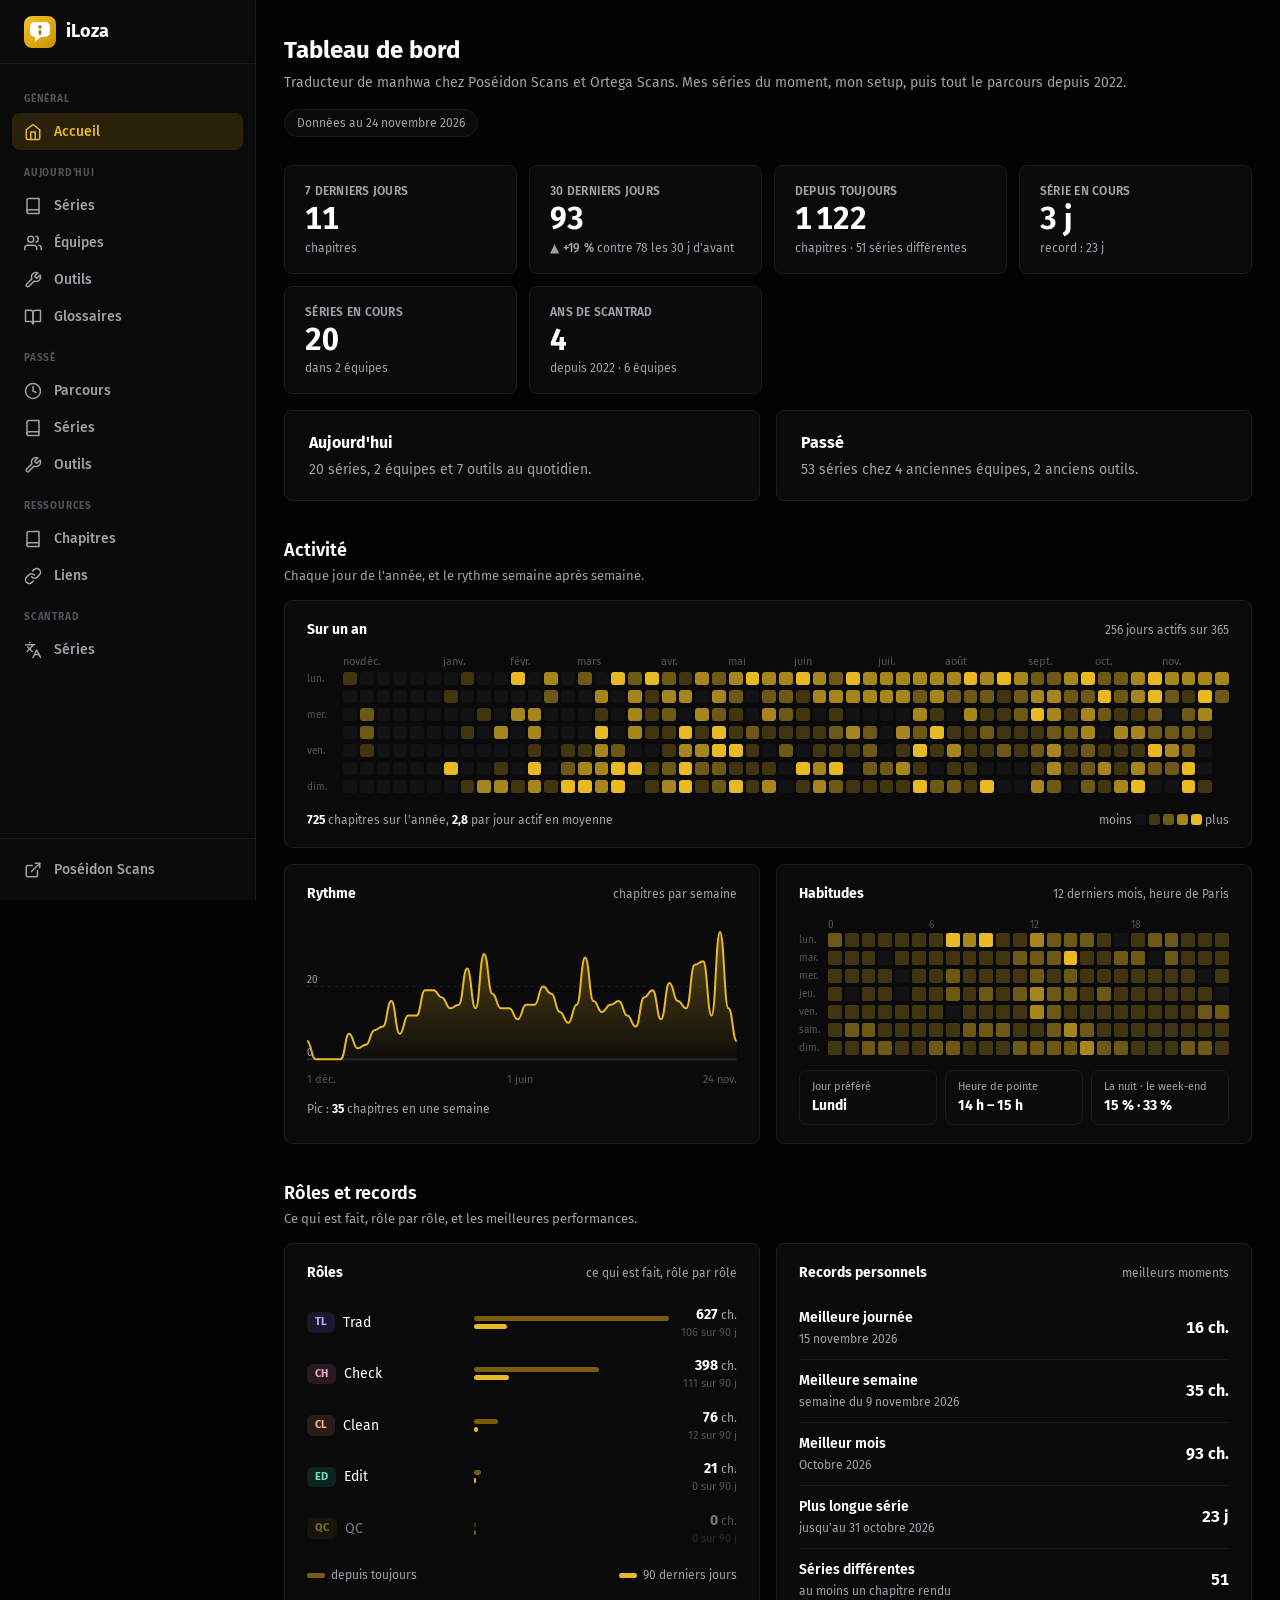
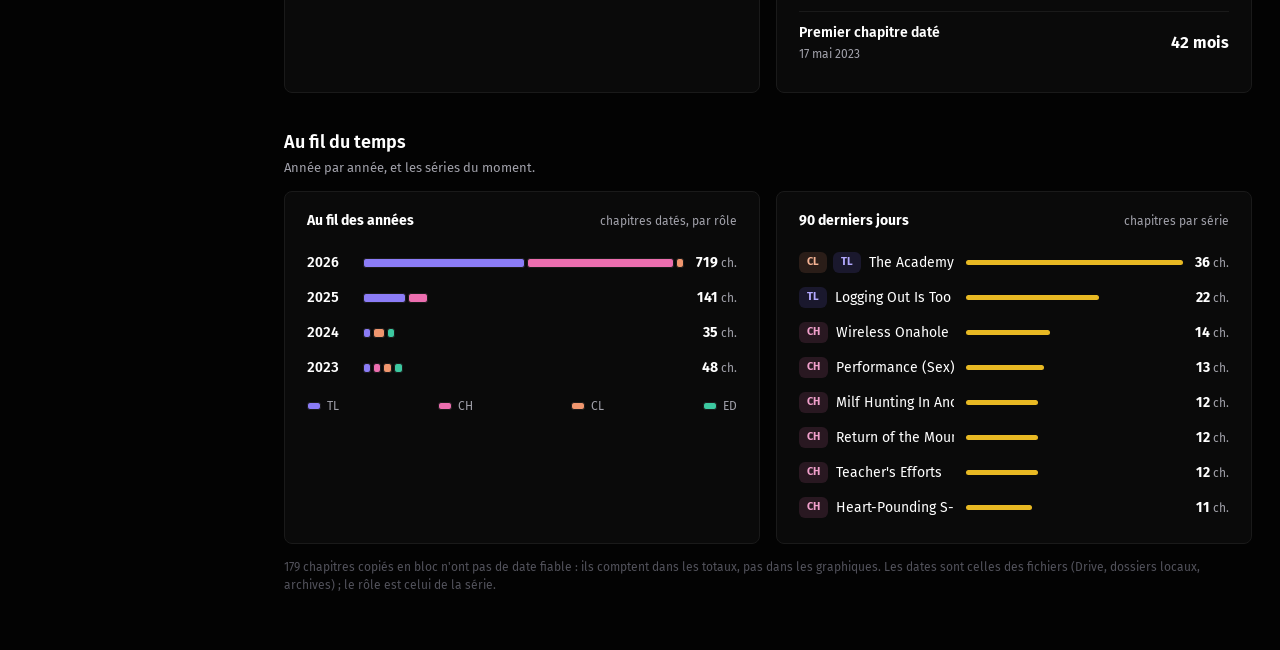
<file: index.html>
<!DOCTYPE html>
<html lang="fr">
<head>
<meta charset="utf-8">
<meta name="viewport" content="width=device-width, initial-scale=1">
<title>Hub scantrad iLoza</title>
<link rel="icon" type="image/svg+xml" href="logo.svg">
<meta name="theme-color" content="#d9a406">
<link rel="preconnect" href="https://fonts.googleapis.com">
<link rel="preconnect" href="https://fonts.gstatic.com" crossorigin>
<link href="https://fonts.googleapis.com/css2?family=Fira+Sans:wght@400;500;600;700&display=swap" rel="stylesheet">
<link rel="stylesheet" href="scantrad.css">
<style>
/* Style inspiré du panneau Poséidon : fond noir, panneaux #0A0A0A, filets #1A1A1A, accent bleu */
:root {
  --bg: #030303;
  --panel: #0a0a0a;
  --line: #1a1a1a;
  --hover: #111111;
  --text: #ffffff;
  --z300: #d4d4d8;
  --z400: #a1a1aa;
  --z600: #52525b;
  --accent: #d9a406; --accent-ink: #1c1500;
  --accent-t: #e8b923;
  --font: "Fira Sans", system-ui, -apple-system, "Segoe UI", sans-serif;
  color-scheme: dark;
}
* { box-sizing: border-box; }
body { margin: 0; background: var(--bg); color: var(--text); font-family: var(--font); font-size: 14px; line-height: 1.5; -webkit-font-smoothing: antialiased; }
a { color: inherit; text-decoration: none; }
button, input { font-family: inherit; }
:focus-visible { outline: 2px solid var(--accent-t); outline-offset: 2px; border-radius: 6px; }
svg.i { width: 18px; height: 18px; fill: none; stroke: currentColor; stroke-width: 2; stroke-linecap: round; stroke-linejoin: round; flex: none; }

.side { position: fixed; inset: 0 auto 0 0; width: 256px; background: var(--panel); border-right: 1px solid var(--line); display: flex; flex-direction: column; z-index: 5; }
.side-head { height: 64px; display: flex; align-items: center; gap: 10px; padding: 0 24px; border-bottom: 1px solid var(--line); font-size: 18px; font-weight: 700; }
.logo { width: 32px; height: 32px; border-radius: 8px; display: block; flex: none; }
.logo svg { display: block; }
.nav { flex: 1; overflow-y: auto; padding: 12px 0; }
.lbl { margin: 0; padding: 16px 24px 6px; font-size: 10px; font-weight: 700; letter-spacing: .08em; text-transform: uppercase; color: var(--z600); }
.nav a { display: flex; align-items: center; gap: 12px; margin: 0 12px; padding: 8px 12px; border-radius: 8px; font-size: 14px; font-weight: 500; color: var(--z400); transition: background .15s, color .15s; }
.nav a:hover { color: var(--text); background: rgba(255,255,255,.05); }
.nav a.on { background: rgba(217,164,6,.15); color: var(--accent-t); }
.side-foot { padding: 12px; border-top: 1px solid var(--line); }
.side-foot a { display: flex; align-items: center; gap: 12px; padding: 8px 12px; border-radius: 8px; color: var(--z400); font-weight: 500; }
.side-foot a:hover { color: var(--text); background: rgba(255,255,255,.05); }

main { margin-left: 256px; min-height: 100vh; padding: 32px clamp(16px, 2.2vw, 32px) 56px; }
section { display: none; }
section.on { display: block; }
.head { display: flex; flex-wrap: wrap; align-items: center; justify-content: space-between; gap: 16px; margin-bottom: 28px; }
h1 { margin: 0; font-size: 24px; font-weight: 700; }
.sub { margin: 4px 0 0; color: var(--z400); }
.tools { display: flex; flex-wrap: wrap; align-items: center; gap: 16px; }

.sw { display: flex; align-items: center; gap: 12px; cursor: pointer; font-weight: 500; }
.sw button { position: relative; width: 44px; height: 24px; border-radius: 999px; border: 0; background: #3f3f46; cursor: pointer; transition: background .15s; }
.sw button::after { content: ""; position: absolute; top: 4px; left: 4px; width: 16px; height: 16px; border-radius: 50%; background: #fff; transition: transform .15s; }
.sw button[aria-checked="true"] { background: var(--accent); }
.sw button[aria-checked="true"]::after { transform: translateX(20px); }
.search { position: relative; min-width: 280px; }
.search svg { position: absolute; left: 12px; top: 50%; transform: translateY(-50%); color: var(--z400); width: 16px; height: 16px; }
.search input { width: 100%; background: var(--panel); border: 1px solid var(--line); border-radius: 8px; padding: 8px 12px 8px 38px; color: var(--text); font-size: 14px; }
.search input::placeholder { color: var(--z400); }
.search input:focus { outline: none; border-color: var(--accent); box-shadow: 0 0 0 1px var(--accent); }
.chips { display: flex; gap: 8px; flex-wrap: wrap; margin: -12px 0 16px; }
.chip { border: 1px solid var(--line); background: var(--panel); color: var(--z400); border-radius: 999px; padding: 4px 12px; font-size: 13px; cursor: pointer; }
.chip:hover { color: var(--text); }
.chip[aria-pressed="true"] { background: rgba(217,164,6,.15); color: var(--accent-t); border-color: rgba(217,164,6,.5); }

.panel { background: var(--panel); border: 1px solid var(--line); border-radius: 8px; }
.scroll { overflow-x: auto; }
table { width: 100%; border-collapse: collapse; min-width: 760px; }
th { text-align: left; padding: 12px 24px; font-size: 12px; font-weight: 500; letter-spacing: .05em; text-transform: uppercase; color: var(--z400); border-bottom: 1px solid var(--line); }
td { padding: 14px 24px; border-bottom: 1px solid var(--line); white-space: nowrap; vertical-align: middle; }
tbody tr:last-child td { border-bottom: 0; }
tbody tr:hover { background: var(--hover); }
th.r, td.r { text-align: right; }
.cv { width: 48px; height: 64px; border-radius: 6px; overflow: hidden; border: 1px solid #3f3f46; display: grid; place-items: center; font-weight: 600; font-size: 18px; color: rgba(255,255,255,.85); }
.cv img { width: 100%; height: 100%; object-fit: cover; display: block; }
.t-title { font-weight: 500; max-width: 420px; overflow: hidden; text-overflow: ellipsis; }
.t-sub { color: var(--z600); font-size: 12px; }
.mute { color: var(--z300); }
.pill { display: inline-block; padding: 0 8px; font-size: 12px; line-height: 20px; font-weight: 600; border-radius: 999px; }
.s-cours { background: rgba(74,222,128,.1); color: #4ade80; }
.s-pause { background: rgba(251,191,36,.1); color: #fbbf24; }
.s-fin { background: rgba(232,185,35,.12); color: var(--accent-t); }
.s-venir { background: rgba(161,161,170,.12); color: var(--z400); }
.roles { display: inline-flex; gap: 6px; }
.role { font-size: 11px; font-weight: 700; padding: 2px 8px; border-radius: 6px; }
.r-TL { background: rgba(124,108,246,.15); color: #b3a9ff; }
.r-CH { background: rgba(236,110,175,.14); color: #f2a0cc; }
.r-QC { background: rgba(250,204,21,.14); color: #fde047; }
.r-CL { background: rgba(240,150,110,.14); color: #f5b394; }
.r-ED { background: rgba(60,200,160,.14); color: #6fe0bd; }
.r-autre { background: rgba(161,161,170,.14); color: var(--z300); }
.ic { display: inline-flex; padding: 6px; border-radius: 6px; color: var(--z400); }
.ic:hover { color: var(--text); background: #27272a; }
.nolink { color: var(--z600); font-size: 13px; }
.empty { padding: 32px; text-align: center; color: var(--z400); }

.pager { display: flex; justify-content: center; align-items: center; gap: 8px; margin-top: 20px; }
.pager button { width: 32px; height: 32px; border-radius: 6px; border: 0; background: transparent; color: var(--z400); font-size: 14px; cursor: pointer; }
.pager button:hover { background: var(--line); color: var(--text); }
.pager button[aria-current="page"] { background: var(--accent); color: var(--accent-ink); }

.stats { display: grid; grid-template-columns: repeat(auto-fit, minmax(180px, 1fr)); gap: 16px; margin-bottom: 32px; }
.stat { padding: 20px 24px; }
.stat span { color: var(--z400); font-size: 13px; }
.stat b { display: block; font-size: 30px; font-weight: 700; line-height: 1.2; font-variant-numeric: tabular-nums; }
h2 { margin: 0 0 12px; font-size: 16px; font-weight: 600; }

.cards { display: grid; grid-template-columns: repeat(auto-fill, minmax(280px, 1fr)); gap: 16px; }
.card { padding: 20px; display: flex; flex-direction: column; gap: 8px; }
.card.row { flex-direction: row; gap: 16px; align-items: flex-start; }
.card h3 { margin: 0; font-size: 16px; font-weight: 600; }
.card p { margin: 0; color: var(--z400); flex: 1; }
.tag { align-self: flex-start; font-size: 11px; font-weight: 700; letter-spacing: .06em; text-transform: uppercase; color: var(--accent-t); background: rgba(217,164,6,.15); border-radius: 6px; padding: 2px 8px; }
.btn { display: inline-flex; align-items: center; gap: 8px; align-self: flex-start; padding: 8px 16px; border-radius: 8px; background: var(--accent); color: var(--accent-ink); font-size: 14px; font-weight: 500; border: 0; cursor: pointer; }
.btn:hover { background: rgba(217,164,6,.9); }
.btn.off { background: transparent; border: 1px dashed #3f3f46; color: var(--z600); cursor: default; }
.btn.ghost { background: var(--panel); border: 1px solid var(--line); color: var(--z300); }
.btn.ghost:hover { background: var(--hover); color: var(--text); }
.links { display: flex; flex-wrap: wrap; gap: 12px; }


.entry { display: grid; grid-template-columns: repeat(auto-fit, minmax(260px, 1fr)); gap: 16px; margin-bottom: 32px; }
.entry a.panel { padding: 20px 24px; display: block; transition: background .15s, border-color .15s; }
.entry a.panel:hover { background: var(--hover); border-color: #27272a; }
.entry b { display: block; font-size: 16px; margin-bottom: 4px; }
.entry span { color: var(--z400); }
.stack { display: grid; gap: 16px; }
.tl-item.flat::before { display: none; }
.tl { position: relative; display: grid; gap: 16px; padding-left: 28px; }
.tl::before { content: ""; position: absolute; left: 7px; top: 8px; bottom: 8px; width: 2px; background: var(--line); }
.tl-item { position: relative; padding: 20px 24px; }
.tl-item::before { content: ""; position: absolute; left: -26px; top: 26px; width: 12px; height: 12px; border-radius: 50%; background: var(--panel); border: 2px solid #3f3f46; }
.tl-item.now::before { background: var(--accent-t); border-color: var(--accent-t); }
.tl-head { display: flex; flex-wrap: wrap; align-items: baseline; gap: 8px 16px; margin-bottom: 14px; }
.tl-head h3 { margin: 0; font-size: 16px; font-weight: 600; }
.tl-head .mute { font-size: 13px; }
.tl-head .sp { flex: 1; }
.tl-series { display: grid; grid-template-columns: repeat(auto-fill, minmax(300px, 1fr)); gap: 6px 24px; }
.tl-s { display: flex; align-items: center; justify-content: space-between; gap: 12px; padding: 6px 0; border-bottom: 1px solid var(--line); }
.tl-s span:first-child { overflow: hidden; text-overflow: ellipsis; white-space: nowrap; }
.tl-empty { color: var(--z600); font-size: 13px; }
.pill.s-old { background: rgba(161,161,170,.12); color: var(--z400); }


.dot { width: 8px; height: 8px; border-radius: 50%; display: inline-block; flex: none; }
.chip { display: inline-flex; align-items: center; gap: 8px; }
.seg { display: inline-flex; background: var(--panel); border: 1px solid var(--line); border-radius: 10px; padding: 3px; gap: 2px; }
.seg button { border: 0; background: none; color: var(--z400); padding: 5px 14px; border-radius: 7px; cursor: pointer; font-weight: 500; }
.seg button:hover { color: var(--text); }
.seg button[aria-pressed="true"] { background: rgba(217,164,6,.2); color: var(--accent-t); }
.sgroup { margin-bottom: 32px; }
.ghead { display: flex; align-items: center; gap: 10px; padding: 0 2px 12px; }
.ghead h2 { margin: 0; font-size: 16px; font-weight: 600; }
.ghead .gsub, .ghead .gn { color: var(--z400); font-size: 13px; }
.ghead .rule { flex: 1; height: 1px; background: var(--line); }
.scards { display: grid; grid-template-columns: repeat(auto-fill, minmax(440px, 1fr)); gap: 14px; }
.scard { display: flex; gap: 16px; padding: 14px; transition: background .15s, border-color .15s; }
.scard:hover { background: var(--hover); border-color: #27272a; }
.scard .cv { width: 88px; height: 132px; border-radius: 8px; flex: none; font-size: 28px; border: 1px solid #27272a; }
.sbody { flex: 1; min-width: 0; display: flex; flex-direction: column; gap: 6px; }
.sbody h3 { margin: 0; font-size: 16px; font-weight: 600; line-height: 1.3; }
.sline { display: flex; align-items: center; gap: 8px; flex-wrap: wrap; color: var(--z400); font-size: 13px; }
.steam { display: inline-flex; align-items: center; gap: 6px; color: var(--z300); }
.sarrow, .sep { color: var(--z600); }
.syn { margin: 2px 0 0; color: var(--z400); font-size: 13px; line-height: 1.5; display: -webkit-box; -webkit-line-clamp: 4; -webkit-box-orient: vertical; overflow: hidden; }
.sfoot { margin-top: auto; padding-top: 6px; display: flex; align-items: center; gap: 10px; flex-wrap: wrap; }
.sfoot .sp { flex: 1; }
.sdate { color: var(--z600); font-size: 12px; }
.sbtn { padding: 5px 12px; font-size: 13px; align-self: auto; }
.sbtn svg { width: 14px; height: 14px; }
@media (max-width: 560px) { .scards { grid-template-columns: 1fr; } .scard .cv { width: 72px; height: 108px; } }


.maj { font-size: 12px; color: var(--z400); border: 1px solid var(--line); background: var(--panel); border-radius: 999px; padding: 4px 12px; }
.tiles { display: grid; grid-template-columns: repeat(auto-fit, minmax(190px, 1fr)); gap: 12px; margin-bottom: 16px; }
.tile { padding: 16px 20px; display: flex; flex-direction: column; gap: 2px; }
.tile span { font-size: 12px; font-weight: 600; letter-spacing: .02em; color: var(--z400); text-transform: uppercase; }
.tile b { font-size: 30px; font-weight: 700; line-height: 1.15; font-variant-numeric: tabular-nums; }
.tile small { font-size: 12px; color: var(--z400); }
.up { color: #4ade80; font-weight: 600; } .down { color: #f87171; font-weight: 600; }
.sech { margin: 36px 0 2px; font-size: 18px; }
.sech-sub { margin: 0 0 14px; color: var(--z400); font-size: 13px; }
.pad { padding: 18px 22px; }
.grid2 { display: grid; grid-template-columns: repeat(2, minmax(0, 1fr)); gap: 16px; margin-top: 16px; }
.sech-sub + .grid2, .sech + .panel { margin-top: 0; }
.ptitle { display: flex; align-items: baseline; justify-content: space-between; gap: 12px; margin-bottom: 14px; }
.ptitle b { font-size: 14px; } .ptitle span { color: var(--z400); font-size: 12px; }
.legend { display: flex; flex-wrap: wrap; align-items: center; justify-content: space-between; gap: 8px; margin-top: 12px; font-size: 12px; color: var(--z400); }
.legend b { color: var(--text); }
.hm-wrap { overflow-x: auto; padding-bottom: 4px; }
.hm-in { display: grid; grid-template-columns: 30px minmax(640px, 1fr); grid-template-rows: auto auto; gap: 4px 6px; }
.hm-m { display: grid; grid-template-columns: repeat(53, minmax(0, 1fr)); font-size: 11px; color: var(--z600); height: 14px; }
.hm-m span { white-space: nowrap; overflow: visible; }
.hm-l { display: grid; grid-template-rows: repeat(7, 1fr); font-size: 10px; color: var(--z600); gap: 3px; align-items: center; }
.hm { display: grid; grid-template-rows: repeat(7, auto); grid-auto-flow: column; grid-auto-columns: minmax(0, 1fr); gap: 3px; }
.c { display: block; aspect-ratio: 1; border-radius: 3px; background: #131316; min-width: 8px; }
.c.fut { background: transparent; }
.c.l1 { background: rgba(232,185,35,.25); } .c.l2 { background: rgba(232,185,35,.45); }
.c.l3 { background: rgba(232,185,35,.7); } .c.l4 { background: #e8b923; }
.c:not(.fut):hover { outline: 1px solid #a1a1aa; }
.lv { display: inline-flex; align-items: center; gap: 3px; } .lv .c { width: 11px; aspect-ratio: 1; min-width: 0; }
.svgw { position: relative; cursor: crosshair; }
.svgw .hdot { position: absolute; width: 10px; height: 10px; margin: -5px 0 0 -5px; border-radius: 50%; background: #e8b923; box-shadow: 0 0 0 3px rgba(232,185,35,.3); pointer-events: none; }
.svgw .htip { position: absolute; padding: 6px 9px; background: #1a1a1a; border: 1px solid rgba(255,255,255,.15); border-radius: 8px; font-size: 12px; white-space: nowrap; pointer-events: none; line-height: 1.3; }
.svgw .htip small { display: block; color: var(--z400); font-size: 11px; }
.svgw [hidden] { display: none; }
.svgw svg { width: 100%; height: 150px; display: block; }
.svgw .yl { position: absolute; left: 0; transform: translateY(-115%); font-size: 10px; color: var(--z400); pointer-events: none; line-height: 1; }
.axis { display: flex; justify-content: space-between; font-size: 11px; color: var(--z600); margin-top: 4px; }
.hb { display: grid; grid-template-columns: 26px repeat(24, minmax(0, 1fr)); gap: 3px; align-items: center; }
.hb .hh { font-size: 10px; color: var(--z600); text-align: left; height: 12px; white-space: nowrap; }
.hb .hl { font-size: 10px; color: var(--z600); }
.hb .c { min-width: 0; border-radius: 2px; }
.trio { display: grid; grid-template-columns: repeat(3, minmax(0, 1fr)); gap: 8px; margin-top: 14px; }
.trio div { border: 1px solid var(--line); border-radius: 8px; padding: 8px 12px; }
.trio span { display: block; font-size: 11px; color: var(--z400); } .trio b { font-size: 14px; }
.rrow { display: grid; grid-template-columns: minmax(120px, 36%) 1fr auto; gap: 12px; align-items: center; padding: 7px 0; }
.rrow.off { opacity: .45; }
.rn { display: flex; align-items: center; gap: 8px; min-width: 0; overflow: hidden; text-overflow: ellipsis; white-space: nowrap; }
.bars { display: grid; gap: 3px; } .bars i { display: block; height: 5px; border-radius: 3px; background: #7a5c0d; min-width: 2px; }
.bars i.b2 { background: #e8b923; }
.rv { text-align: right; font-size: 12px; color: var(--z400); white-space: nowrap; } .rv b { color: var(--text); font-size: 14px; } .rv small { display: block; font-size: 11px; color: var(--z600); }
.lg { display: inline-flex; align-items: center; gap: 6px; } .lg i { width: 18px; height: 5px; border-radius: 3px; display: inline-block; }
.lg .k1 { background: #7a5c0d; } .lg .k2 { background: #e8b923; }
.rec { display: flex; align-items: center; justify-content: space-between; gap: 12px; padding: 10px 0; border-bottom: 1px solid var(--line); }
.rec:last-child { border-bottom: 0; } .rec b { display: block; font-weight: 600; } .rec small { color: var(--z400); font-size: 12px; }
.rec > span { font-weight: 700; font-size: 16px; font-variant-numeric: tabular-nums; }
.yrow { display: grid; grid-template-columns: 44px 1fr auto; gap: 12px; align-items: center; padding: 7px 0; }
.yn { font-weight: 600; font-variant-numeric: tabular-nums; }
.ybars { display: flex; gap: 2px; } .seg { display: block; height: 10px; border-radius: 3px; min-width: 2px; }
.lg .seg { width: 14px; height: 8px; }
.seg.s-TL { background: #8b7cf6; } .seg.s-CH { background: #ec6eaf; } .seg.s-CL { background: #f0966e; } .seg.s-ED { background: #3cc8a0; } .seg.s-QC { background: #fde047; }
.note { margin: 14px 0 0; font-size: 12px; color: var(--z600); }
.entry { margin-top: 4px; }
@media (max-width: 1100px) { .grid2 { grid-template-columns: minmax(0, 1fr); } }
@media (max-width: 560px) { .trio { grid-template-columns: 1fr; } .rrow { grid-template-columns: 1fr auto; } .rrow .bars { grid-column: 1 / -1; order: 3; } }


.slink { color: inherit; text-decoration: none; } .slink:hover { color: var(--accent-t); text-decoration: underline; }
.fh { display: flex; gap: 28px; padding: 24px; align-items: flex-start; }
.fh .cv.big { width: 190px; height: 285px; border-radius: 12px; font-size: 64px; flex: none; border: 1px solid #27272a; }
.fh-b { flex: 1; min-width: 0; display: flex; flex-direction: column; gap: 10px; }
.fh-b h1 { margin: 0; font-size: 30px; line-height: 1.15; }
.crumb { color: var(--z400); font-size: 13px; width: fit-content; } .crumb:hover { color: var(--text); }
.fh-names { margin: 0; color: var(--z300); font-size: 18px; }
.fh-chips, .gchips { display: flex; flex-wrap: wrap; gap: 6px; }
.gchip { display: inline-flex; align-items: center; gap: 4px; font-size: 12px; font-weight: 500; padding: 2px 10px; border-radius: 999px; border: 1px solid var(--line); background: #0d0d10; color: var(--z300); }
.gchip.now { background: rgba(74,222,128,.1); color: #4ade80; border-color: transparent; } .gchip.old { background: rgba(161,161,170,.12); color: var(--z400); border-color: transparent; }
.gchip.pub { background: rgba(232,185,35,.12); color: var(--accent-t); border-color: transparent; } .gchip.plain { color: var(--z400); }
.fh-acts { display: flex; flex-wrap: wrap; gap: 8px; margin-top: 6px; }
.kv { display: grid; gap: 2px; } .kvr { display: grid; grid-template-columns: 140px 1fr; gap: 12px; padding: 8px 0; border-bottom: 1px solid var(--line); align-items: start; }
.kvr:last-child { border-bottom: 0; } .kvr > span { color: var(--z400); font-size: 13px; } .kvr small { color: var(--z600); }
.kvr .gchip { margin: 0 4px 4px 0; }
.synfull { margin: 0; color: var(--z300); line-height: 1.7; font-size: 14px; }
details.autres { margin-top: 12px; } details.autres summary { cursor: pointer; color: var(--z400); font-size: 13px; margin-bottom: 8px; }
.sub2 { margin: 10px 0 6px; }
.chl { display: grid; gap: 0; } .chr { display: flex; justify-content: space-between; gap: 12px; padding: 7px 0; border-bottom: 1px solid var(--line); }
.chr:last-child { border-bottom: 0; } .chr span { color: var(--z400); font-size: 13px; }
.prog { height: 8px; border-radius: 999px; background: #131316; overflow: hidden; } .prog i { display: block; height: 100%; background: #e8b923; border-radius: 999px; }
.progt { margin: 10px 0 0; color: var(--z400); font-size: 13px; } .progt b { color: var(--text); }
.mbars { display: flex; align-items: flex-end; gap: 4px; height: 100px; } .mb { flex: 1; height: 100%; display: flex; align-items: flex-end; }
.mb i { display: block; width: 100%; min-height: 2px; border-radius: 3px 3px 0 0; background: #e8b923; opacity: .85; } .mb:hover i { opacity: 1; }
.liens-f { display: grid; gap: 8px; } .lf { display: flex; flex-direction: row; align-items: center; gap: 14px; padding: 10px 14px; border: 1px solid var(--line); border-radius: 10px; transition: background .15s, border-color .15s; }
.lf:hover { background: var(--hover); border-color: #27272a; } .lf small { color: var(--z400); } .lt { display: flex; flex-direction: column; min-width: 0; }
.lg-ico { display: inline-flex; flex: none; } .lg-ico svg { display: block; }
.fh-acts .btn { gap: 8px; padding: 6px 14px 6px 8px; }
.sims { display: grid; gap: 10px; } .sim { display: flex; gap: 12px; align-items: center; } .sim .cv { width: 40px; height: 60px; border-radius: 6px; flex: none; font-size: 16px; }
.sim-t { display: flex; flex-direction: column; min-width: 0; } .sim-t small { color: var(--z400); }
.liees { margin-top: 14px; font-size: 13px; color: var(--z400); } .liees small { color: var(--z600); }
@media (max-width: 700px) { .fh { flex-direction: column; } .fh .cv.big { width: 140px; height: 210px; } .kvr { grid-template-columns: 1fr; gap: 2px; } }

/* Notificateur */
.nt-points { margin: 0; padding-left: 18px; color: var(--z300); display: grid; gap: 6px; }
#nt-series { margin-bottom: 16px; }
.nt-group { margin-bottom: 18px; } .nt-group:last-child { margin-bottom: 0; }
.nt-day { display: flex; align-items: baseline; gap: 8px; margin: 0 0 8px; font-size: 15px; font-weight: 600; } .nt-day small { color: var(--z400); font-weight: 400; font-size: 12px; }
.nt-grid-g { display: grid; gap: 10px; grid-template-columns: repeat(auto-fill, minmax(360px, 1fr)); }
.nt-days { display: flex; flex-wrap: wrap; gap: 8px; }
.nt-days label { display: inline-flex; align-items: center; gap: 6px; border: 1px solid var(--line); background: var(--bg); border-radius: 999px; padding: 4px 12px; cursor: pointer; font-weight: 400; color: var(--z400); }
.nt-days label.on { background: rgba(217,164,6,.15); border-color: rgba(217,164,6,.5); color: var(--accent-t); }
.nt-days input { width: auto !important; margin: 0; accent-color: var(--accent); }
.nt-form .nt-lrow select { width: 170px; flex: none; padding: 4px 28px 4px 10px; font-size: 13px; }
.nt-row { display: flex; align-items: center; gap: 14px; padding: 12px 16px; }
.nt-row .cv { width: 40px; height: 60px; border-radius: 6px; flex: none; font-size: 16px; }
.nt-t { flex: 1; min-width: 0; display: flex; flex-direction: column; } .nt-t small { color: var(--z400); }
.nt-pause { opacity: .45; filter: grayscale(1); } .nt-pause:hover { opacity: .7; }
.nt-meta { display: flex; flex-direction: column; align-items: flex-end; gap: 4px; flex: none; } .nt-h { font-weight: 600; font-size: 14px; }
@media (max-width: 480px) { .nt-grid-g { grid-template-columns: minmax(0, 1fr); } }
#notificateur [hidden] { display: none !important; }
.nt-actions { display: flex; flex-wrap: wrap; gap: 10px; align-items: center; }
.nt-form { display: grid; gap: 10px; margin-bottom: 16px; }
.nt-form label { font-size: 13px; font-weight: 500; }
.nt-form input, .nt-form select { width: 100%; background: var(--bg); border: 1px solid var(--line); border-radius: 8px; padding: 8px 12px; color: var(--text); font: inherit; }
.nt-form input:focus, .nt-form select:focus { outline: none; border-color: var(--accent); box-shadow: 0 0 0 1px var(--accent); }
.nt-form select { appearance: none; background-image: linear-gradient(45deg, transparent 50%, #a1a1aa 50%), linear-gradient(135deg, #a1a1aa 50%, transparent 50%); background-position: calc(100% - 18px) 55%, calc(100% - 13px) 55%; background-size: 5px 5px; background-repeat: no-repeat; }
.nt-form form { display: grid; gap: 10px; max-width: 520px; }
.nt-form .note { margin: 0; }
.nt-grid { display: grid; grid-template-columns: repeat(2, minmax(0, 1fr)); gap: 16px; } @media (max-width: 700px) { .nt-grid { grid-template-columns: minmax(0, 1fr); } }
.nt-lrow { display: flex; align-items: center; gap: 12px; padding: 8px 0; border-bottom: 1px solid var(--line); } .nt-lrow:last-child { border-bottom: 0; }
.nt-lrow .nt-t { flex: 1 1 200px; min-width: 0; } .nt-lrow .btn { flex: none; } @media (max-width: 600px) { .nt-lrow { flex-wrap: wrap; } .nt-form .nt-lrow select { width: auto; flex: 1; } } .nt-lrow .btn { padding: 4px 12px; font-size: 13px; }
.nt-pl { display: inline-flex; align-items: center; gap: 4px; font-size: 13px; color: var(--z400); flex: none; cursor: pointer; } .nt-form .nt-pl input { width: auto; }
.nt-lrow .btn.sure { background: #b91c1c; border-color: #b91c1c; color: #fff; }

/* Chapitres */
#chapitres [hidden] { display: none !important; }
.ch-login { display: grid; gap: 10px; max-width: 520px; margin-bottom: 16px; }
.ch-login label, .ch-pick label { font-size: 13px; font-weight: 500; }
.ch-login input, .ch-pick select { width: 100%; background: var(--bg); border: 1px solid var(--line); border-radius: 8px; padding: 8px 12px; color: var(--text); font: inherit; }
.ch-login input:focus, .ch-pick select:focus { outline: none; border-color: var(--accent); box-shadow: 0 0 0 1px var(--accent); }
.ch-pick select { appearance: none; background-image: linear-gradient(45deg, transparent 50%, #a1a1aa 50%), linear-gradient(135deg, #a1a1aa 50%, transparent 50%); background-position: calc(100% - 18px) 55%, calc(100% - 13px) 55%; background-size: 5px 5px; background-repeat: no-repeat; }
.ch-pick { display: grid; grid-template-columns: repeat(3, minmax(0, 1fr)); gap: 16px; margin-bottom: 16px; }
.ch-pick label { display: block; margin-bottom: 6px; }
.ch-grid { display: grid; grid-template-columns: 320px minmax(0, 1fr); gap: 16px; align-items: start; }
.ch-list, .ch-reader-wrap { display: flex; flex-direction: column; max-height: calc(100vh - 280px); min-height: 320px; overflow: hidden; }
.ch-list .search { min-width: 0; padding: 10px; } .ch-list .search svg { left: 22px; }
#ch-files { overflow-y: auto; flex: 1; border-top: 1px solid var(--line); }
.ch-item { display: flex; align-items: center; justify-content: space-between; gap: 10px; width: 100%; padding: 8px 16px; border: 0; border-bottom: 1px solid var(--line); background: transparent; color: var(--z300); text-align: left; cursor: pointer; font: inherit; }
.ch-item:last-child { border-bottom: 0; } .ch-item:hover { background: var(--hover); color: var(--text); }
.ch-item[aria-current="true"] { background: rgba(217,164,6,.15); color: var(--accent-t); }
.ch-item span:first-child { overflow: hidden; text-overflow: ellipsis; white-space: nowrap; } .ch-item .sz { flex: none; font-size: 12px; color: var(--z600); }
.ch-head { display: flex; flex-wrap: wrap; align-items: center; justify-content: space-between; gap: 10px; padding: 10px 16px; border-bottom: 1px solid var(--line); }
.ch-ttl { min-width: 0; flex: 1; } .ch-ttl b { display: block; font-weight: 600; font-size: 16px; overflow: hidden; text-overflow: ellipsis; white-space: nowrap; }
.ch-ttl small { color: var(--z400); font-size: 12px; }
.ch-head .tools { display: flex; gap: 8px; flex: none; } .ch-head .btn, .ch-bar .btn { padding: 5px 12px; font-size: 13px; }
.ch-head .btn[disabled] { opacity: .45; cursor: not-allowed; }
.ch-bar { display: flex; flex-wrap: wrap; align-items: center; gap: 8px; padding: 8px 16px; border-bottom: 1px solid var(--line); }
.ch-bar .btn[aria-pressed="true"] { background: rgba(217,164,6,.15); border-color: rgba(217,164,6,.5); color: var(--accent-t); }
.ch-hint { margin-left: auto; font-size: 12px; color: var(--z600); }
.ch-resume { display: flex; align-items: center; justify-content: space-between; gap: 12px; margin-bottom: 16px; }
.ch-reader { overflow-y: auto; flex: 1; padding: 24px 28px 48px; line-height: 1.8; font-size: var(--ch-fs, 16px); color: var(--z300); }
.ch-reader > div, .ch-reader > pre, .ch-reader > p { max-width: 68ch; margin-left: auto; margin-right: auto; }
.ch-reader p { margin: 0; } .ch-reader p.vide::before { content: "\00a0"; } .ch-reader img { max-width: 100%; height: auto; }
.ch-reader pre { white-space: pre-wrap; word-break: break-word; font-family: inherit; }
.ch-reader .corr { color: #f87171; }
.th-sepia .ch-reader { background: #f4ecd8; color: #3b2f1e; } .th-clair .ch-reader { background: #fafafa; color: #1c1c1c; }
.th-sepia .ch-reader .corr, .th-clair .ch-reader .corr { color: #c40000; }
.no-corr .ch-reader .corr { color: inherit; }
@media (max-width: 1023px) { .ch-grid, .ch-pick { grid-template-columns: minmax(0, 1fr); } .ch-list, .ch-reader-wrap { max-height: 60vh; } }

@media (max-width: 1023px) {
  .side { position: static; width: auto; flex-direction: row; align-items: center; border-right: 0; border-bottom: 1px solid var(--line); }
  .side-head { border-bottom: 0; padding: 0 16px; height: 56px; }
  .nav { display: flex; padding: 0; overflow-x: auto; }
  .lbl, .side-foot { display: none; }
  .nav a { margin: 0 2px; white-space: nowrap; padding: 8px 10px; }
  .nav a[href^="#p-"]::after { content: " (passé)"; color: var(--z600); font-weight: 400; }
  main { margin-left: 0; padding-top: 24px; }
  .search { min-width: 0; flex: 1 1 220px; }
}
@media (prefers-reduced-motion: reduce) { * { transition: none !important; } }
</style>
</head>
<body>
<aside class="side">
  <div class="side-head"><a class="logo" href="#accueil" aria-label="Accueil"><svg viewBox="0 0 32 32" width="32" height="32" aria-hidden="true"><defs><linearGradient id="lgI" x1="0" y1="0" x2="1" y2="1"><stop offset="0" stop-color="#f4c430"/><stop offset="1" stop-color="#c99100"/></linearGradient></defs><rect width="32" height="32" rx="8" fill="url(#lgI)"/><path d="M11 6h10a5 5 0 0 1 5 5v5a5 5 0 0 1-5 5h-4.2L11 26v-5.1A5 5 0 0 1 6 16v-5a5 5 0 0 1 5-5z" fill="#fff"/><circle cx="16" cy="11" r="1.7" fill="#a87400"/><rect x="14.7" y="14" width="2.6" height="5" rx="1.3" fill="#a87400"/></svg></a><span>iLoza</span></div>
  <nav class="nav" aria-label="Navigation principale">
    <p class="lbl">Général</p>
    <a href="#accueil" data-i="home">Accueil</a>
    <p class="lbl">Aujourd'hui</p>
    <a href="#a-series" data-i="book">Séries</a>
    <a href="#a-equipes" data-i="users">Équipes</a>
    <a href="#a-outils" data-i="tool">Outils</a>
    <a href="#glossaires" data-i="open">Glossaires</a>
    <p class="lbl">Passé</p>
    <a href="#p-parcours" data-i="clock">Parcours</a>
    <a href="#p-series" data-i="book">Séries</a>
    <a href="#p-outils" data-i="tool">Outils</a>
    <p class="lbl">Ressources</p>
    <a href="#chapitres" data-i="book">Chapitres</a>
    <a href="#liens" data-i="link">Liens</a>
    <p class="lbl">Scantrad</p>
    <a href="#scantrad" data-i="lang">Séries</a>
    <div class="st-sub" id="st-sub" hidden></div>
  </nav>
  <div class="side-foot"><a id="foot-link" href="https://poseidon-scans.net" target="_blank" rel="noopener" data-i="ext"><span id="foot-name"></span></a></div>
</aside>

<main>
  <section id="accueil">
    <div class="head"><div><h1>Tableau de bord</h1><p class="sub" id="hero-text"></p></div><span class="maj" id="maj"></span></div>
    <div id="stats-home">
      <div class="tiles" id="tiles"></div>
      <div class="entry">
        <a class="panel" href="#a-series"><b>Aujourd'hui</b><span id="entry-now"></span></a>
        <a class="panel" href="#p-parcours"><b>Passé</b><span id="entry-past"></span></a>
      </div>
      <h2 class="sech">Activité</h2>
      <p class="sech-sub">Chaque jour de l'année, et le rythme semaine après semaine.</p>
      <div class="panel pad" id="year"></div>
      <div class="grid2">
        <div class="panel pad" id="rythme"></div>
        <div class="panel pad" id="habitudes"></div>
      </div>
      <h2 class="sech">Rôles et records</h2>
      <p class="sech-sub">Ce qui est fait, rôle par rôle, et les meilleures performances.</p>
      <div class="grid2">
        <div class="panel pad" id="roles"></div>
        <div class="panel pad" id="records"></div>
      </div>
      <h2 class="sech">Au fil du temps</h2>
      <p class="sech-sub">Année par année, et les séries du moment.</p>
      <div class="grid2">
        <div class="panel pad" id="annees"></div>
        <div class="panel pad" id="top"></div>
      </div>
      <p class="note" id="stats-note"></p>
    </div>
  </section>

  <section id="a-series">
    <div class="head">
      <div><h1 id="a-h1"></h1><p class="sub">TL : traduction, CH : check, QC : quality check, CL : clean, ED : édition.</p></div>
      <div class="tools">
        <div class="seg" id="a-sort" role="group" aria-label="Tri"></div>
        <div class="search"><svg class="i" viewBox="0 0 24 24" aria-hidden="true"><circle cx="11" cy="11" r="8"/><path d="m21 21-4.3-4.3"/></svg><input id="a-q" type="search" placeholder="Rechercher une série..." aria-label="Rechercher une série"></div>
      </div>
    </div>
    <div class="chips" id="a-chips"></div>
    <div id="a-out"></div>
  </section>

  <section id="a-equipes">
    <div class="head"><div><h1>Équipes</h1><p class="sub">Les équipes avec lesquelles je travaille en ce moment.</p></div></div>
    <div class="stack" id="a-teams"></div>
  </section>

  <section id="a-outils">
    <div class="head"><div><h1>Outils</h1><p class="sub">Ce que j'utilise au quotidien.</p></div></div>
    <div class="cards" id="a-tools"></div>
  </section>

  <section id="notificateur">
    <div class="head">
      <div><h1>Notificateur Kakao et Naver</h1><p class="sub" id="nt-sub"></p></div>
      <div class="nt-actions"><button class="btn" type="button" id="nt-open">Ajouter / gérer</button><a class="btn ghost" href="#a-outils">Retour aux outils</a></div>
    </div>
    <div class="panel pad nt-form" id="nt-admin" hidden>
      <h2 class="sech" style="margin-top:0">Ajouter une série au notificateur</h2>
      <form id="nt-login" autocomplete="off" hidden>
        <p class="note">Pour ajouter ou retirer une série, connecte-toi avec ton jeton GitHub (il reste dans ce navigateur). Il doit avoir accès à <b>webtoon-notifier</b> et <b>scantrad-hub</b> en lecture et écriture (Contents).</p>
        <label for="nt-token">Jeton GitHub</label>
        <input type="password" id="nt-token" placeholder="github_pat_..." required>
        <button class="btn" type="submit">Se connecter</button>
      </form>
      <div id="nt-manage" hidden>
        <div class="nt-grid">
          <div><label for="nt-pick">Série</label><select id="nt-pick"></select></div>
          <div><label for="nt-type">Ce que le bot surveille</label><select id="nt-type"><option value="chap">Les chapitres</option><option value="posts">Les posts de la communauté (Naver)</option></select></div>
        </div>
        <p class="note" id="nt-info"></p>
        <label for="nt-link" id="nt-link-l">Lien de la série</label>
        <input type="text" id="nt-link" placeholder="https://..." autocomplete="off">
        <p class="note" id="nt-link-h"></p>
        <label>Jour(s) de sortie (facultatif)</label>
        <div class="nt-days" id="nt-days"></div>
        <p class="note">Sert seulement à ranger la série sur la page : le bot la vérifie tous les jours. Tu peux le modifier plus bas.</p>
        <div class="nt-actions"><button class="btn" type="button" id="nt-add">Ajouter au notificateur</button><a class="btn ghost" id="nt-search" target="_blank" rel="noopener" hidden>Chercher sur Kakao</a></div>
        <p id="nt-err" style="color:var(--red);margin:12px 0 0" hidden></p>
        <h2 class="sech">Surveillé par le bot</h2>
        <div id="nt-list"></div>
      </div>
      <p class="note" id="nt-msg"></p>
    </div>
    <div class="panel pad" id="nt-how"></div>
    <h2 class="sech">Séries surveillées</h2>
    <p class="sech-sub">Rangées par jour de sortie. Chaque série est vérifiée <b>tous les jours</b>, dès l'heure indiquée (heure de Paris), pour ne rater aucun chapitre.</p>
    <div id="nt-series"></div>
    <p class="note" id="nt-note"></p>
  </section>

  <section id="p-parcours">
    <div class="head"><div><h1>Parcours</h1><p class="sub" id="past-sub"></p></div></div>
    <div class="tl" id="tl"></div>
  </section>

  <section id="p-series">
    <div class="head">
      <div><h1 id="p-h1"></h1><p class="sub">TL : traduction, CH : check, QC : quality check, CL : clean, ED : édition.</p></div>
      <div class="tools">
        <div class="search"><svg class="i" viewBox="0 0 24 24" aria-hidden="true"><circle cx="11" cy="11" r="8"/><path d="m21 21-4.3-4.3"/></svg><input id="p-q" type="search" placeholder="Rechercher une série..." aria-label="Rechercher une série"></div>
      </div>
    </div>
    <div class="chips" id="p-chips"></div>
    <div id="p-out"></div>
  </section>

  <section id="p-outils">
    <div class="head"><div><h1>Outils</h1><p class="sub">Ceux que j'ai utilisés avant et que je n'utilise plus.</p></div></div>
    <div class="cards" id="p-tools"></div>
  </section>

  <section id="glossaires">
    <div class="head"><div><h1>Glossaires</h1><p class="sub">Noms, termes et personnages, tenus à jour pour garder une traduction cohérente.</p></div></div>
    <div class="cards" id="gloss"></div>
  </section>

  <section id="chapitres">
    <div class="head">
      <div><h1>Chapitres</h1><p class="sub" id="ch-sub">Mes traductions, novels et raws. Le contenu est privé : il se lit avec un jeton GitHub.</p></div>
      <button class="btn ghost" type="button" id="ch-out" hidden>Oublier le jeton</button>
    </div>
    <form class="panel pad ch-login" id="ch-login" autocomplete="off" hidden>
      <label for="ch-repo">Dépôt des chapitres</label>
      <input type="text" id="ch-repo" value="iLozAFK/scantrad-data" required>
      <label for="ch-token">Jeton GitHub (lecture du dépôt)</label>
      <input type="password" id="ch-token" placeholder="github_pat_..." required>
      <p class="note">Le jeton reste dans ce navigateur et ne sert qu'à lire les fichiers du dépôt privé.</p>
      <button class="btn" type="submit">Ouvrir les chapitres</button>
    </form>
    <p class="note" id="ch-msg"></p>
    <div id="ch-app" hidden>
      <div class="panel pad ch-pick">
        <div><label for="ch-team">Équipe</label><select id="ch-team"></select></div>
        <div><label for="ch-serie">Série</label><select id="ch-serie"></select></div>
        <div><label for="ch-folder">Dossier</label><select id="ch-folder"></select></div>
      </div>
      <div class="panel pad ch-resume" id="ch-resume" hidden><span id="ch-resume-t"></span><button class="btn" type="button" id="ch-resume-b">Reprendre</button></div>
      <div class="ch-grid">
        <div class="panel ch-list">
          <div class="search"><svg class="i" viewBox="0 0 24 24" aria-hidden="true"><circle cx="11" cy="11" r="8"/><path d="m21 21-4.3-4.3"/></svg><input type="search" id="ch-q" placeholder="Filtrer (ex : 42)" aria-label="Filtrer les fichiers"></div>
          <div id="ch-files"></div>
        </div>
        <div class="panel ch-reader-wrap" id="ch-reader-wrap">
          <div class="ch-head" id="ch-head"></div>
          <div class="ch-bar">
            <button class="btn ghost" type="button" id="ch-fs-" title="Texte plus petit" aria-label="Texte plus petit">A−</button>
            <button class="btn ghost" type="button" id="ch-fs+" title="Texte plus grand" aria-label="Texte plus grand">A+</button>
            <button class="btn ghost" type="button" id="ch-theme" title="Changer le thème de lecture"></button>
            <button class="btn ghost" type="button" id="ch-corr" aria-pressed="true" title="Afficher les corrections (mots en rouge) des fichiers check">Corrections en rouge</button>
            <span class="ch-hint">← → pour changer de chapitre</span>
          </div>
          <div id="ch-reader" class="ch-reader"><p class="empty">Choisis un fichier dans la liste.</p></div>
        </div>
      </div>
    </div>
  </section>

  <section id="fiche"><div id="fiche-in"></div></section>

  <section id="scantrad"><div id="st-in"></div></section>

  <section id="liens">
    <div class="head"><div><h1>Liens</h1></div></div>
    <div class="links" id="links"></div>
  </section>
</main>

<script src="data/data.js"></script>
<script>
const { SITE, EQUIPES, SERIES, OUTILS, GLOSSAIRES, LIENS } = window.HUB;
const periode = (x) => x.periode === "historique" ? "historique" : "actuel";
const PILLS = { "En cours": "s-cours", "En pause": "s-pause", "À venir": "s-venir", "Terminées": "s-fin" };
const ICONS = {
  home: '<path d="M3 9l9-7 9 7v11a2 2 0 0 1-2 2H5a2 2 0 0 1-2-2z"/><path d="M9 22V12h6v10"/>',
  book: '<path d="M4 19.5A2.5 2.5 0 0 1 6.5 17H20"/><path d="M6.5 2H20v20H6.5A2.5 2.5 0 0 1 4 19.5v-15A2.5 2.5 0 0 1 6.5 2z"/>',
  clock: '<circle cx="12" cy="12" r="10"/><path d="M12 6v6l4 2"/>',
  users: '<path d="M17 21v-2a4 4 0 0 0-4-4H5a4 4 0 0 0-4 4v2"/><circle cx="9" cy="7" r="4"/><path d="M23 21v-2a4 4 0 0 0-3-3.87"/><path d="M16 3.13a4 4 0 0 1 0 7.75"/>',
  tool: '<path d="M14.7 6.3a1 1 0 0 0 0 1.4l1.6 1.6a1 1 0 0 0 1.4 0l3.77-3.77a6 6 0 0 1-7.94 7.94l-6.91 6.91a2.12 2.12 0 0 1-3-3l6.91-6.91a6 6 0 0 1 7.94-7.94z"/>',
  open: '<path d="M2 3h6a4 4 0 0 1 4 4v14a3 3 0 0 0-3-3H2z"/><path d="M22 3h-6a4 4 0 0 0-4 4v14a3 3 0 0 1 3-3h7z"/>',
  link: '<path d="M10 13a5 5 0 0 0 7.54.54l3-3a5 5 0 0 0-7.07-7.07l-1.72 1.71"/><path d="M14 11a5 5 0 0 0-7.54-.54l-3 3a5 5 0 0 0 7.07 7.07l1.71-1.71"/>',
  lang: '<path d="m5 8 6 6"/><path d="m4 14 6-6 2-3"/><path d="M2 5h12"/><path d="M7 2h1"/><path d="m22 22-5-10-5 10"/><path d="M14 18h6"/>',
  pen: '<path d="M12 20h9"/><path d="M16.5 3.5a2.12 2.12 0 0 1 3 3L7 19l-4 1 1-4z"/>',
  list: '<path d="M8 6h13"/><path d="M8 12h13"/><path d="M8 18h13"/><path d="M3 6h.01"/><path d="M3 12h.01"/><path d="M3 18h.01"/>',
  ext: '<path d="M15 3h6v6"/><path d="M10 14L21 3"/><path d="M18 13v6a2 2 0 0 1-2 2H5a2 2 0 0 1-2-2V8a2 2 0 0 1 2-2h6"/>'
};
const $ = (id) => document.getElementById(id);
function h(tag, cls, text) { const e = document.createElement(tag); if (cls) e.className = cls; if (text !== undefined) e.textContent = text; return e; }
function icon(name) { const s = document.createElementNS("http://www.w3.org/2000/svg", "svg"); s.setAttribute("viewBox", "0 0 24 24"); s.setAttribute("class", "i"); s.setAttribute("aria-hidden", "true"); s.innerHTML = ICONS[name]; return s; }
function tag(a, url) { a.href = url; if (/^https?:/.test(url)) { a.target = "_blank"; a.rel = "noopener"; } return a; }
function bouton(url, label, cls) {
  if (!url) return h("span", "btn off", "Lien à ajouter");
  return tag(h("a", cls || "btn", label), url);
}
function hue(s) { let n = 0; for (const c of s) n = (n * 31 + c.charCodeAt(0)) % 360; return n; }
function cover(s) {
  const d = h("div", "cv");
  const src = s.cover;
  if (src) {
    const im = h("img"); im.src = src; im.alt = "";
    im.onerror = () => { im.remove(); fallback(d, s); };
    d.append(im);
  } else fallback(d, s);
  return d;
}
function fallback(d, s) { const t = (s.title || s.name || "?").trim(); d.textContent = t.charAt(0).toUpperCase(); d.style.background = "hsl(" + hue(t) + " 35% 22%)"; }
function rolesNode(list) {
  const rr = h("span", "roles");
  (list || []).forEach(x => rr.append(h("span", "role r-" + (["TL", "ED", "CL", "CH", "QC"].includes(x) ? x : "autre"), x)));
  return rr;
}
function plural(n, un, plus) { return n + " " + (n > 1 ? plus : un); }

const actuelles = SERIES.filter(s => periode(s) === "actuel");
const passees = SERIES.filter(s => periode(s) === "historique");
const equipesActives = EQUIPES.filter(e => periode(e) === "actuel");
const equipesPassees = EQUIPES.filter(e => periode(e) === "historique");
const outilsActuels = OUTILS.filter(o => periode(o) === "actuel");
const outilsPasses = OUTILS.filter(o => periode(o) === "historique");

document.querySelectorAll("[data-i]").forEach(a => a.prepend(icon(a.dataset.i)));
$("hero-text").textContent = SITE.text;
$("foot-name").textContent = SITE.team;

/* ---------- Statistiques de l'accueil ---------- */
function statsAccueil() {
  const ST = window.HUB.STATS, box = $("stats-home");
  if (!ST || !ST.evenements || !ST.evenements.length) { box.hidden = true; return; }
  const MS = 864e5;
  const at = (iso) => new Date(iso.slice(0, 10) + "T12:00:00");
  const key = (d) => d.getFullYear() + "-" + String(d.getMonth() + 1).padStart(2, "0") + "-" + String(d.getDate()).padStart(2, "0");
  const fr = (d, o) => d.toLocaleDateString("fr-FR", o);
  const nb = (n) => n.toLocaleString("fr-FR");
  const cap = (s) => s.charAt(0).toUpperCase() + s.slice(1);
  const tous = ST.evenements.map(x => { const [i, t, r, n, b] = x.split("|"); return { day: i.slice(0, 10), h: +i.slice(11, 13), dt: at(i), t, r, bloc: b === "b" }; });
  const ev = tous.filter(e => !e.bloc), blocN = tous.length - ev.length;   // « bloc » : copie en masse, sans date fiable
  const totR = {}; tous.forEach(e => { totR[e.r] = (totR[e.r] || 0) + 1; });
  const ref = at(ST.maj);
  const ago = (n) => new Date(ref.getTime() - n * MS);
  const cnt = (a, b) => ev.filter(e => e.dt >= a && e.dt <= b).length;
  const dayN = {}; ev.forEach(e => { dayN[e.day] = (dayN[e.day] || 0) + 1; });
  const mondayOf = (d) => new Date(d.getTime() - ((d.getDay() + 6) % 7) * MS);
  const el = (tag, cls, html) => { const e = h(tag, cls); if (html !== undefined) e.innerHTML = html; return e; };

  $("maj").textContent = "Données au " + fr(ref, { day: "numeric", month: "long", year: "numeric" });
  $("maj").title = ST.source || "";

  /* séries consécutives */
  const days = Object.keys(dayN).sort();
  let rec = 0, recEnd = "", run = 0, prev = null;
  days.forEach(k => {
    const d = at(k);
    run = prev && Math.round((d - prev) / MS) === 1 ? run + 1 : 1;
    if (run > rec) { rec = run; recEnd = k; }
    prev = d;
  });
  let cur = 0; for (let d = dayN[key(ref)] ? ref : ago(1); dayN[key(d)]; d = new Date(d.getTime() - MS)) cur++;

  /* tuiles */
  const l7 = cnt(ago(6), ref), l30 = cnt(ago(29), ref), p30 = cnt(ago(59), ago(30));
  const delta = p30 ? Math.round((l30 - p30) / p30 * 100) : null;
  const total = tous.length;
  const series = new Set(tous.map(e => e.t)).size;
  const tuiles = [
    ["7 derniers jours", nb(l7), "chapitres"],
    ["30 derniers jours", nb(l30), delta === null ? "chapitres" : '<span class="' + (delta >= 0 ? "up" : "down") + '">' + (delta >= 0 ? "▲ +" : "▼ ") + delta + " %</span> contre " + nb(p30) + " les 30 j d'avant"],
    ["Depuis toujours", nb(total), "chapitres · " + series + " séries différentes"],
    ["Série en cours", cur + " j", "record : " + rec + " j"],
    ["Séries en cours", String(actuelles.length), "dans " + plural(equipesActives.length, "équipe", "équipes")],
    ["Ans de scantrad", String(new Date().getFullYear() - SITE.depuis), "depuis " + SITE.depuis + " · " + plural(EQUIPES.length, "équipe", "équipes")]
  ];
  tuiles.forEach(([k, v, s]) => $("tiles").append(el("div", "panel tile", "<span>" + k + "</span><b>" + v + "</b><small>" + s + "</small>")));

  /* calendrier sur un an */
  const W = 53, start = new Date(mondayOf(ref).getTime() - (W - 1) * 7 * MS);
  let yTotal = 0, yDays = 0;
  const grid = el("div", "hm"), months = el("div", "hm-m"), labs = el("div", "hm-l");
  ["lun.", "", "mer.", "", "ven.", "", "dim."].forEach(t => labs.append(el("span", "", t)));
  let lastMonth = -1;
  for (let c = 0; c < W; c++) {
    const mon = new Date(start.getTime() + c * 7 * MS);
    if (mon.getMonth() !== lastMonth) { const m = el("span", "", fr(mon, { month: "short" })); m.style.gridColumn = String(c + 1); months.append(m); lastMonth = mon.getMonth(); }
    for (let r = 0; r < 7; r++) {
      const d = new Date(mon.getTime() + r * MS), n = dayN[key(d)] || 0, c0 = el("i", "c" + (d > ref ? " fut" : ""));
      if (d <= ref) {
        const lv = n === 0 ? 0 : n === 1 ? 1 : n === 2 ? 2 : n <= 4 ? 3 : 4;
        c0.className = "c l" + lv; c0.title = fr(d, { weekday: "long", day: "numeric", month: "long", year: "numeric" }) + " · " + (n ? plural(n, "chapitre", "chapitres") : "aucun chapitre");
        if (n) { yTotal += n; yDays++; }
      }
      grid.append(c0);
    }
  }
  const y = $("year");
  const wrap = el("div", "hm-wrap"); const inner = el("div", "hm-in");
  inner.append(el("span"), months, labs, grid); wrap.append(inner);
  y.append(el("div", "ptitle", "<b>Sur un an</b><span>" + yDays + " jours actifs sur 365</span>"), wrap);
  const leg = el("div", "legend", "<span><b>" + nb(yTotal) + "</b> chapitres sur l'année, <b>" + (yDays ? (yTotal / yDays).toFixed(1).replace(".", ",") : "0") + "</b> par jour actif en moyenne</span><span class=\"lv\">moins <i class=\"c l0\"></i><i class=\"c l1\"></i><i class=\"c l2\"></i><i class=\"c l3\"></i><i class=\"c l4\"></i> plus</span>");
  y.append(leg);

  /* rythme : chapitres par semaine */
  const N = 52, wk = new Array(N).fill(0), wStart = new Date(mondayOf(ref).getTime() - (N - 1) * 7 * MS);
  ev.forEach(e => { const i = Math.floor((e.dt - wStart) / (7 * MS)); if (i >= 0 && i < N) wk[i]++; });
  const mx = Math.max(1, ...wk), VW = 600, VH = 170, pad = 10;
  const pts = wk.map((v, i) => [i / (N - 1) * VW, VH - pad - v / mx * (VH - 2 * pad - 6)]);
  let dpath = "M" + pts[0][0] + "," + pts[0][1];
  for (let i = 1; i < N; i++) { const dx = (pts[i][0] - pts[i - 1][0]) / 2; dpath += " C" + (pts[i - 1][0] + dx) + "," + pts[i - 1][1] + " " + (pts[i][0] - dx) + "," + pts[i][1] + " " + pts[i][0] + "," + pts[i][1]; }
  const area = dpath + " L" + VW + "," + VH + " L0," + VH + " Z", lp = pts[N - 1];
  const rt = $("rythme");
  rt.append(el("div", "ptitle", "<b>Rythme</b><span>chapitres par semaine</span>"));
  const yOf = v => VH - pad - v / mx * (VH - 2 * pad - 6);
  const raw = mx / 3, mag = Math.pow(10, Math.floor(Math.log10(raw))), stp = (raw / mag <= 1 ? 1 : raw / mag <= 2 ? 2 : raw / mag <= 5 ? 5 : 10) * mag;
  let yGrid = "", ylabs = "";
  for (let v = 0; v <= mx; v += stp) { yGrid +='<line x1="0" x2="' + VW + '" y1="' + yOf(v) + '" y2="' + yOf(v) + '" stroke="#fff" stroke-opacity="' + (v ? ".08" : ".18") + '" stroke-width="1" vector-effect="non-scaling-stroke"' + (v ? ' stroke-dasharray="3 4"' : "") + "/>"; ylabs += '<span class="yl" style="top:' + (yOf(v) / VH * 100) + '%">' + v + "</span>"; }
  rt.append(el("div", "svgw", ylabs + '<svg viewBox="0 0 ' + VW + " " + VH + '" preserveAspectRatio="none" role="img" aria-label="Chapitres par semaine sur 12 mois"><defs><linearGradient id="gA" x1="0" y1="0" x2="0" y2="1"><stop offset="0" stop-color="#e8b923" stop-opacity=".35"/><stop offset="1" stop-color="#e8b923" stop-opacity="0"/></linearGradient></defs>' + yGrid + '<path d="' + area + '" fill="url(#gA)"/><path d="' + dpath + '" fill="none" stroke="#e8b923" stroke-width="2" vector-effect="non-scaling-stroke"/></svg>'));
  { const sw = rt.querySelector(".svgw"), dot = el("i", "hdot"), tip = el("div", "htip");
    dot.hidden = tip.hidden = true; sw.append(dot, tip);
    const show = ev2 => {
      const r = sw.getBoundingClientRect(), i = Math.max(0, Math.min(N - 1, Math.round((ev2.clientX - r.left) / r.width * (N - 1))));
      const x = pts[i][0] / VW * r.width, y = pts[i][1] / VH * r.height, d0 = new Date(wStart.getTime() + i * 7 * MS), d1 = new Date(d0.getTime() + 6 * MS);
      dot.hidden = tip.hidden = false; dot.style.left = x + "px"; dot.style.top = y + "px";
      tip.innerHTML = "<b>" + wk[i] + "</b> " + (wk[i] > 1 ? "chapitres" : "chapitre") + "<small>" + fr(d0, { day: "numeric", month: "short" }) + " au " + fr(d1, { day: "numeric", month: "short" }) + "</small>";
      const tw = tip.offsetWidth; tip.style.left = Math.max(0, Math.min(r.width - tw, x - tw / 2)) + "px"; tip.style.top = Math.max(0, y - tip.offsetHeight - 10) + "px";
    };
    sw.addEventListener("mousemove", show); sw.addEventListener("mouseleave", () => { dot.hidden = tip.hidden = true; });
    sw.addEventListener("touchstart", e => show(e.touches[0]), { passive: true }); sw.addEventListener("touchmove", e => show(e.touches[0]), { passive: true }); }
  rt.append(el("div", "axis", "<span>" + fr(wStart, { day: "numeric", month: "short" }) + "</span><span>" + fr(new Date(wStart.getTime() + 26 * 7 * MS), { day: "numeric", month: "short" }) + "</span><span>" + fr(ref, { day: "numeric", month: "short" }) + "</span>"));
  rt.append(el("div", "legend", "<span>Pic : <b>" + mx + "</b> chapitres en une semaine</span>"));

  /* habitudes : jour x heure (12 derniers mois) */
  const hab = Array.from({ length: 7 }, () => new Array(24).fill(0)), y1 = ago(364);
  const byDow = new Array(7).fill(0), byH = new Array(24).fill(0); let hn = 0, night = 0, wend = 0;
  ev.filter(e => e.dt >= y1).forEach(e => { const dw = (e.dt.getDay() + 6) % 7; hab[dw][e.h]++; byDow[dw]++; byH[e.h]++; hn++; if (e.h < 6) night++; if (dw >= 5) wend++; });
  const hmax = Math.max(1, ...hab.flat()), JOURS = ["lun.", "mar.", "mer.", "jeu.", "ven.", "sam.", "dim."], JF = ["Lundi", "Mardi", "Mercredi", "Jeudi", "Vendredi", "Samedi", "Dimanche"];
  const hb = $("habitudes");
  hb.append(el("div", "ptitle", "<b>Habitudes</b><span>12 derniers mois, heure de Paris</span>"));
  const hg = el("div", "hb"); hg.append(el("span"));
  for (let k = 0; k < 24; k++) hg.append(el("span", "hh", k % 6 === 0 ? String(k) : ""));
  hab.forEach((row, dw) => { hg.append(el("span", "hl", JOURS[dw])); row.forEach((n, k) => { const c1 = el("i", "c l" + (n ? Math.min(4, Math.ceil(n / hmax * 4)) : 0)); c1.title = JF[dw] + " " + k + " h · " + plural(n, "chapitre", "chapitres"); hg.append(c1); }); });
  hb.append(hg);
  const best = (a) => a.indexOf(Math.max(...a)), bh = best(byH), pc = (n) => hn ? Math.round(n / hn * 100) + " %" : "–";
  hb.append(el("div", "trio", '<div><span>Jour préféré</span><b>' + (hn ? JF[best(byDow)] : "–") + '</b></div><div><span>Heure de pointe</span><b>' + (hn ? bh + " h – " + ((bh + 1) % 24) + " h" : "–") + '</b></div><div><span>La nuit · le week-end</span><b>' + pc(night) + " · " + pc(wend) + "</b></div>"));

  /* rôles */
  const ROLES = [["TL", "Trad"], ["CH", "Check"], ["CL", "Clean"], ["ED", "Edit"], ["QC", "QC"]];
  const t90 = {}; ev.filter(e => e.dt >= ago(89)).forEach(e => { t90[e.r] = (t90[e.r] || 0) + 1; });
  const mxr = Math.max(1, ...ROLES.map(([r]) => totR[r] || 0));
  const rl = $("roles");
  rl.append(el("div", "ptitle", "<b>Rôles</b><span>ce qui est fait, rôle par rôle</span>"));
  ROLES.forEach(([r, nom]) => {
    const a = totR[r] || 0, b = t90[r] || 0;
    const row = el("div", "rrow" + (a ? "" : " off"), '<span class="rn"><span class="role r-' + r + '">' + r + "</span>" + nom + '</span><span class="bars"><i style="width:' + (a / mxr * 100) + '%"></i><i class="b2" style="width:' + (b / mxr * 100) + '%"></i></span><span class="rv"><b>' + nb(a) + "</b> ch.<small>" + nb(b) + " sur 90 j</small></span>");
    rl.append(row);
  });
  rl.append(el("div", "legend", '<span class="lg"><i class="k1"></i> depuis toujours</span><span class="lg"><i class="k2"></i> 90 derniers jours</span>'));

  /* records */
  const wkS = {}, moS = {};
  ev.forEach(e => { const k1 = key(mondayOf(e.dt)); wkS[k1] = (wkS[k1] || 0) + 1; const k2 = e.day.slice(0, 7); moS[k2] = (moS[k2] || 0) + 1; });
  const top = (o) => Object.entries(o).sort((a, b) => b[1] - a[1] || b[0].localeCompare(a[0]))[0];
  const bd = top(dayN), bw = top(wkS), bm = top(moS), first = at(days[0]);
  const mois = Math.max(0, (ref.getFullYear() - first.getFullYear()) * 12 + ref.getMonth() - first.getMonth());
  const REC = [
    ["Meilleure journée", fr(at(bd[0]), { day: "numeric", month: "long", year: "numeric" }), bd[1] + " ch."],
    ["Meilleure semaine", "semaine du " + fr(at(bw[0]), { day: "numeric", month: "long", year: "numeric" }), bw[1] + " ch."],
    ["Meilleur mois", cap(fr(at(bm[0] + "-15"), { month: "long", year: "numeric" })), bm[1] + " ch."],
    ["Plus longue série", "jusqu'au " + fr(at(recEnd), { day: "numeric", month: "long", year: "numeric" }), rec + " j"],
    ["Séries différentes", "au moins un chapitre rendu", String(series)],
    ["Premier chapitre daté", fr(first, { day: "numeric", month: "long", year: "numeric" }), mois ? mois + " mois" : "ce mois-ci"]
  ];
  const rc = $("records");
  rc.append(el("div", "ptitle", "<b>Records personnels</b><span>meilleurs moments</span>"));
  REC.forEach(([a, b, c]) => rc.append(el("div", "rec", "<div><b>" + a + "</b><small>" + b + "</small></div><span>" + c + "</span>")));

  /* au fil des années */
  const an = {}; ev.forEach(e => { const y0 = e.day.slice(0, 4), o = an[y0] = an[y0] || {}; o[e.r] = (o[e.r] || 0) + 1; });
  const yrs = Object.keys(an).sort(), sumY = (y0) => Object.values(an[y0]).reduce((a, b) => a + b, 0), myr = Math.max(1, ...yrs.map(sumY));
  const pa = $("annees");
  pa.append(el("div", "ptitle", "<b>Au fil des années</b><span>chapitres datés, par rôle</span>"));
  yrs.slice().reverse().forEach(y0 => {
    const segs = ["TL", "CH", "CL", "ED", "QC"].filter(r => an[y0][r]).map(r => '<i class="seg s-' + r + '" style="width:' + (an[y0][r] / myr * 100) + '%" title="' + r + " : " + an[y0][r] + '"></i>').join("");
    pa.append(el("div", "yrow", '<span class="yn">' + y0 + '</span><span class="ybars">' + segs + '</span><span class="rv"><b>' + nb(sumY(y0)) + "</b> ch.</span>"));
  });
  pa.append(el("div", "legend", ["TL", "CH", "CL", "ED"].map(r => '<span class="lg"><i class="seg s-' + r + '"></i> ' + r + "</span>").join("")));

  /* séries les plus actives (90 jours) */
  const per = {}; ev.filter(e => e.dt >= ago(89)).forEach(e => { const o = per[e.t] = per[e.t] || { n: 0, r: {} }; o.n++; o.r[e.r] = 1; });
  const tp = Object.entries(per).sort((a, b) => b[1].n - a[1].n).slice(0, 8), mt = tp.length ? tp[0][1].n : 1;
  const tw = $("top");
  tw.append(el("div", "ptitle", "<b>90 derniers jours</b><span>chapitres par série</span>"));
  tp.forEach(([t, o]) => { const s = SERIES.find(x => x.title === t); const row = el("div", "rrow"); const nm = el("span", "rn"); nm.append(rolesNode(Object.keys(o.r)), document.createTextNode(" "), s ? lienSerie(s, "slink", t) : document.createTextNode(t));
    row.append(nm, el("span", "bars", '<i class="b2" style="width:' + (o.n / mt * 100) + '%"></i>'), el("span", "rv", "<b>" + o.n + "</b> ch.")); tw.append(row); });
  $("stats-note").textContent = (blocN ? nb(blocN) + " chapitres copiés en bloc n'ont pas de date fiable : ils comptent dans les totaux, pas dans les graphiques. " : "") + "Les dates sont celles des fichiers (Drive, dossiers locaux, archives) ; le rôle est celui de la série.";
}
statsAccueil();
$("entry-now").textContent = plural(actuelles.length, "série", "séries") + ", " + plural(equipesActives.length, "équipe", "équipes") + " et " + plural(outilsActuels.length, "outil", "outils") + " au quotidien.";
$("entry-past").textContent = plural(passees.length, "série", "séries") + " chez " + plural(equipesPassees.length, "ancienne équipe", "anciennes équipes") + ", " + plural(outilsPasses.length, "ancien outil", "anciens outils") + ".";

/* ---------- Séries en cartes (Aujourd'hui et Passé) ---------- */
function dateFr(iso) {
  const d = new Date(iso + "T12:00:00");
  return isNaN(d) ? "" : d.toLocaleDateString("fr-FR", { month: "long", year: "numeric" });
}
const nomEquipe = (n) => EQUIPES.find(e => e.name === n) || { name: n };
const debutEquipe = (n) => nomEquipe(n).debut || "0000";
function couleurEquipe(n) { return "hsl(" + hue(n) + " 70% 62%)"; }
function equipesDe(s) {
  const t = (s.teams && s.teams.length) ? s.teams : [s.team];
  return t.slice().sort((a, b) => debutEquipe(a).localeCompare(debutEquipe(b)));
}
function dot(n) { const d = h("span", "dot"); d.style.background = couleurEquipe(n); return d; }

function carteSerie(s, passee) {
  const c = h("article", "panel scard");
  c.append(cover(s));
  const b = h("div", "sbody");
  const h3 = h("h3"); h3.append(lienSerie(s, "slink", s.title)); b.append(h3);
  const l = h("div", "sline");
  equipesDe(s).forEach((n, i, a) => {
    const t = h("span", "steam"); t.append(dot(n), document.createTextNode(n)); l.append(t);
    if (i < a.length - 1) l.append(h("span", "sarrow", "→"));
  });
  l.append(h("span", "sep", "·"), h("span", "", s.type || ""));
  b.append(l);
  if (s.synopsis) b.append(h("p", "syn", s.synopsis));
  const f = h("div", "sfoot");
  f.append(rolesNode(s.roles));
  const dd = s.dernier ? [s.chapitre ? "Chapitre " + s.chapitre : "Dernière activité", dateFr(s.dernier)].join(" · ") : (passee ? (nomEquipe(equipesDe(s).slice(-1)[0]).dates || "") : "");
  if (dd) f.append(h("span", "sdate", dd));
  f.append(h("span", "sp"));
  if (s.url) { const a = tag(h("a", "btn sbtn"), s.url); a.append(document.createTextNode("Lire "), icon("ext")); f.append(a); }
  b.append(f);
  c.append(b);
  return c;
}
function groupe(titre, sous, items, passee, couleur) {
  const g = h("div", "sgroup");
  const hd = h("div", "ghead");
  if (couleur) hd.append(dot(couleur));
  hd.append(h("h2", "", titre));
  if (sous) hd.append(h("span", "gsub", sous));
  hd.append(h("span", "gn", plural(items.length, "série", "séries")), h("span", "rule"));
  const grid = h("div", "scards");
  items.forEach(s => grid.append(carteSerie(s, passee)));
  g.append(hd, grid);
  return g;
}
function cartesSeries(pre, list, equipes, titre, passee) {
  $(pre + "-h1").textContent = titre;
  let equipe = "Toutes", tri = "recent";
  const chips = $(pre + "-chips");
  ["Toutes"].concat(equipes.map(e => e.name)).forEach(s => {
    const b = h("button", "chip", s); b.type = "button"; b.setAttribute("aria-pressed", String(s === "Toutes"));
    if (s !== "Toutes") b.prepend(dot(s));
    b.onclick = () => { equipe = s; [...chips.children].forEach(c => c.setAttribute("aria-pressed", String(c === b))); rendre(); };
    chips.append(b);
  });
  const sortEl = $(pre + "-sort");
  if (sortEl) {
    [["recent", "Récent"], ["az", "A → Z"]].forEach(([v, l]) => {
      const b = h("button", "", l); b.type = "button"; b.setAttribute("aria-pressed", String(v === tri));
      b.onclick = () => { tri = v; [...sortEl.children].forEach(c => c.setAttribute("aria-pressed", String(c === b))); rendre(); };
      sortEl.append(b);
    });
  }
  $(pre + "-q").addEventListener("input", rendre);
  function rendre() {
    const q = $(pre + "-q").value.trim().toLowerCase();
    const liste = list.filter(s => (equipe === "Toutes" || equipesDe(s).includes(equipe)) && (!q || s.title.toLowerCase().includes(q)));
    const out = $(pre + "-out"); out.replaceChildren();
    if (!liste.length) { out.append(h("div", "empty", "Aucune série ne correspond. Essaie un autre mot ou retire un filtre.")); return; }
    if (passee) {
      const ans = {}, sans = {};
      liste.forEach(s => {
        if (s.dernier) { const y = s.dernier.slice(0, 4); (ans[y] = ans[y] || []).push(s); }
        else { const n = equipesDe(s).slice(-1)[0]; (sans[n] = sans[n] || []).push(s); }
      });
      Object.keys(ans).sort((a, b) => b.localeCompare(a)).forEach(y => {
        ans[y].sort((a, b) => b.dernier.localeCompare(a.dernier) || a.title.localeCompare(b.title));
        out.append(groupe(y, "dernier chapitre fait", ans[y], true));
      });
      Object.keys(sans).sort((a, b) => debutEquipe(b).localeCompare(debutEquipe(a))).forEach(n => {
        sans[n].sort((a, b) => a.title.localeCompare(b.title));
        out.append(groupe(n, "date du dernier chapitre inconnue", sans[n], true, n));
      });
    } else if (tri === "az") {
      out.append(groupe("Toutes les séries", "", liste.slice().sort((a, b) => a.title.localeCompare(b.title)), false));
    } else {
      const par = {};
      liste.forEach(s => { const k = s.dernier ? s.dernier.slice(0, 7) : "inconnu"; (par[k] = par[k] || []).push(s); });
      Object.keys(par).sort((a, b) => a === "inconnu" ? 1 : b === "inconnu" ? -1 : b.localeCompare(a)).forEach(k => {
        par[k].sort((a, b) => (b.dernier || "").localeCompare(a.dernier || "") || a.title.localeCompare(b.title));
        const t = k === "inconnu" ? "Date inconnue" : dateFr(k + "-15");
        out.append(groupe(t.charAt(0).toUpperCase() + t.slice(1), "", par[k], false));
      });
    }
  }
  rendre();
}
cartesSeries("a", actuelles, equipesActives, "Séries en cours", false);
const nomsPasses = new Set(passees.flatMap(equipesDe));
cartesSeries("p", passees, EQUIPES.filter(e => nomsPasses.has(e.name)), "Séries passées", true);

/* ---------- Équipes ---------- */
function blocEquipe(e, seulement) {
  const mine = SERIES.filter(s => ((s.teams && s.teams.length) ? s.teams : [s.team]).includes(e.name) && (!seulement || periode(s) === seulement));
  const actif = periode(e) === "actuel";
  const it = h("div", "panel tl-item" + (actif ? " now" : ""));
  const hd = h("div", "tl-head");
  hd.append(h("h3", "", e.name), h("span", "mute", e.dates || ""), h("span", "sp"),
    h("span", "pill " + (actif ? "s-cours" : "s-old"), actif ? "actuelle" : "ancienne"),
    h("span", "mute", e.n || plural(mine.length, "série", "séries")));
  if (e.url) { const a = tag(h("a", "ic"), e.url); a.title = "Ouvrir"; a.append(icon("ext")); hd.append(a); }
  it.append(hd);
  if (mine.length) {
    const g = h("div", "tl-series");
    mine.forEach(s => {
      const r = h("div", "tl-s"); const n = h("span"); n.append(lienSerie(s, "slink", s.title)); n.title = s.title;
      r.append(n, rolesNode(s.roles)); g.append(r);
    });
    it.append(g);
  } else it.append(h("div", "tl-empty", "Aucune série listée."));
  return it;
}
equipesActives.forEach(e => { const b = blocEquipe(e, "actuel"); b.classList.add("flat"); $("a-teams").append(b); });

/* ---------- Outils ---------- */
function carteOutil(o) {
  const c = h("div", "panel card");
  c.append(h("span", "tag", o.tag), h("h3", "", o.name), h("p", "", o.text));
  if (o.url) c.append(bouton(o.url, o.label || "Ouvrir"));
  return c;
}
outilsActuels.forEach(o => $("a-tools").append(carteOutil(o)));
outilsPasses.forEach(o => $("p-tools").append(carteOutil(o)));
if (!outilsPasses.length) $("p-tools").append(h("p", "tl-empty", "Rien pour l'instant."));

/* ---------- Parcours ---------- */
$("past-sub").textContent = "Depuis " + SITE.depuis + " : " + plural(EQUIPES.length, "équipe", "équipes") + ", " + plural(SERIES.length, "série", "séries") + ".";
EQUIPES.slice().sort((a, b) => (b.debut || "0000").localeCompare(a.debut || "0000")).forEach(e => $("tl").append(blocEquipe(e)));

/* ---------- Glossaires, liens ---------- */
GLOSSAIRES.forEach(g => {
  const c = h("div", "panel card row");
  const cv = cover(g);
  const b = h("div"); b.style.cssText = "display:flex;flex-direction:column;gap:8px;flex:1;min-width:0";
  b.append(h("h3", "", g.name), h("p", "", g.text), bouton(g.url, "Ouvrir"));
  c.append(cv, b); $("gloss").append(c);
});
LIENS.forEach(o => { $("links").append(o.url ? bouton(o.url, o.name, "btn ghost") : h("span", "btn off", o.name + " · lien à ajouter")); });

/* ---------- Fiche détaillée d'une série ---------- */
function slugS(t) { return String(t).normalize("NFKD").toLowerCase().replace(/[’']/g, "").replace(/[^a-z0-9]+/g, "-").replace(/^-+|-+$/g, ""); }
const parSlug = {}; SERIES.forEach(s => { parSlug[slugS(s.title)] = s; });
function lienSerie(s, cls, texte) { const a = h("a", cls || "slink", texte === undefined ? s.title : texte); a.href = "#serie/" + slugS(s.title); return a; }
const esc = (x) => String(x == null ? "" : x).replace(/[&<>"]/g, c => ({ "&": "&amp;", "<": "&lt;", ">": "&gt;", '"': "&quot;" }[c]));
const GENRES_FR = { "Action": "Action", "Adventure": "Aventure", "Comedy": "Comédie", "Drama": "Drame", "Fantasy": "Fantastique", "Martial Arts": "Arts martiaux", "Shounen": "Shōnen", "Seinen": "Seinen", "Shoujo": "Shōjo", "Josei": "Josei", "Romance": "Romance", "Harem": "Harem", "Mature": "Mature", "Adult": "Adulte", "Ecchi": "Ecchi", "Smut": "Érotique", "Hentai": "Hentai", "Psychological": "Psychologique", "Sci-fi": "Science-fiction", "Slice of Life": "Tranche de vie", "Supernatural": "Surnaturel", "Mystery": "Mystère", "Horror": "Horreur", "Tragedy": "Tragédie", "School Life": "Vie scolaire", "Historical": "Historique", "Sports": "Sport", "Gender Bender": "Changement de genre", "Yaoi": "Yaoi", "Yuri": "Yuri", "Doujinshi": "Doujinshi", "Lolicon": "Lolicon", "Shotacon": "Shotacon" };
const fg = (g) => GENRES_FR[g] || g;
const dateLongue = (iso) => new Date(iso.slice(0, 10) + "T12:00:00").toLocaleDateString("fr-FR", { day: "numeric", month: "long", year: "numeric" });
/* Un seul site coréen : celui de l'éditeur d'origine indiqué par MangaUpdates (Naver ou Kakao) */
function siteCoreen(inf, ko) {
  if (!ko) return null;
  for (const e of (inf.editeurs || [])) {
    const x = e.toLowerCase(), q = encodeURIComponent(ko);
    if (x.indexOf("naver") >= 0) return { nom: "Naver Comics", url: "https://comic.naver.com/search?keyword=" + q };
    if (x.indexOf("daum") >= 0 || x === "kw webtoon" || (x.indexOf("kakao") >= 0 && x.indexOf("webtoon") >= 0)) return { nom: "Kakao Webtoon", url: "https://webtoon.kakao.com/search?keyword=" + q };
    if (x.indexOf("kakao") >= 0) return { nom: "KakaoPage", url: "https://page.kakao.com/search/result?keyword=" + q };
  }
  return null;
}
function glossaireDe(s) { if (s.glossaire) return s.glossaire; const g = GLOSSAIRES.find(x => x.url && slugS(x.name) === slugS(s.title)); return g ? g.url : ""; }
function evenementsDe(s) {
  const ST = window.HUB.STATS; if (!ST || !ST.evenements) return [];
  return ST.evenements.map(x => x.split("|")).filter(p => p[1] === s.title).map(p => ({ iso: p[0], r: p[2], n: p[3], bloc: p[4] === "b" }));
}
const E = (tag, cls, html) => { const e = h(tag, cls); if (html !== undefined) e.innerHTML = html; return e; };
function panneau(titre, sous, ...contenu) { const p = E("div", "panel pad"); p.append(E("div", "ptitle", "<b>" + esc(titre) + "</b>" + (sous ? "<span>" + esc(sous) + "</span>" : ""))); contenu.forEach(c => c && p.append(c)); return p; }
function lignes(rows) {
  const d = E("div", "kv");
  rows.filter(r => r[1] !== "" && r[1] != null).forEach(([k, v, raw]) => d.append(E("div", "kvr", "<span>" + esc(k) + "</span><div>" + (raw ? v : esc(v)) + "</div>")));
  return d.children.length ? d : E("p", "tl-empty", "Pas encore d'information.");
}
const chips = (xs, cls) => xs.map(x => '<span class="gchip ' + (cls || "") + '">' + esc(x) + "</span>").join("");

/* Pastilles SVG par type de lien (stylisées, aux couleurs de chaque service) */
const LOGOS = {
  poseidon: ["#1d4ed8", '<path d="M16 6v20M10 8v6a6 6 0 0 0 12 0V8M16 6l-2 3M16 6l2 3" stroke="#fff" stroke-width="2" fill="none" stroke-linecap="round" stroke-linejoin="round"/>'],
  ortega: ["#be185d", '<circle cx="16" cy="16" r="6.5" stroke="#fff" stroke-width="3" fill="none"/>'],
  asura: ["#7c3aed", '<path d="M9 24l7-16 7 16M12 18.5h8" stroke="#fff" stroke-width="2.4" fill="none" stroke-linecap="round" stroke-linejoin="round"/>'],
  flame: ["#ea580c", '<path d="M16 5c1 4.5 5.5 6.5 5.5 11.5a5.5 5.5 0 0 1-11 0c0-2.2 1-3.6 2.2-4.8.2 2 1.2 3 2.3 3.2C14.6 11.5 14.6 8 16 5z" fill="#fff"/>'],
  vortex: ["#0891b2", '<path d="M9 9l7 15 7-15" stroke="#fff" stroke-width="2.6" fill="none" stroke-linecap="round" stroke-linejoin="round"/>'],
  mu: ["#1e3a8a", '<text x="16" y="21" text-anchor="middle" font-family="Fira Sans,Arial,sans-serif" font-weight="700" font-size="12.5" fill="#fff">MU</text>'],
  naver: ["#03c75a", '<path d="M10.5 24V8h3.5l5 7.6V8h3.5v16H19l-5-7.6V24z" fill="#fff"/>'],
  kakao: ["#fee500", '<path d="M16 8c-5.5 0-10 3.4-10 7.7 0 2.8 1.8 5.2 4.6 6.5l-1 3.6 4.2-2.6c.7.1 1.4.2 2.2.2 5.5 0 10-3.4 10-7.7S21.5 8 16 8z" fill="#191919"/>'],
  glossaire: ["#0f766e", '<path d="M7 9h6a3 3 0 0 1 3 3v12a2 2 0 0 0-2-2H7zM25 9h-6a3 3 0 0 0-3 3v12a2 2 0 0 1 2-2h7z" stroke="#fff" stroke-width="2" fill="none" stroke-linejoin="round"/>'],
  lire: ["#3f3f46", '<path d="M10 8h11a2 2 0 0 1 2 2v14H12a2 2 0 0 1-2-2zM10 22a2 2 0 0 1 2-2h11" stroke="#fff" stroke-width="2" fill="none" stroke-linejoin="round"/>']
};
function typeLien(url, label) {
  const u = (url || "").toLowerCase(), l = (label || "").toLowerCase();
  if (l.indexOf("glossaire") >= 0) return "glossaire";
  if (u.indexOf("mangaupdates") >= 0) return "mu";
  if (u.indexOf("naver") >= 0) return "naver";
  if (u.indexOf("kakao") >= 0) return "kakao";
  for (const k of ["poseidon", "ortega", "asura", "flame", "vortex"]) if (u.indexOf(k) >= 0) return k;
  return "lire";
}
function logo(kind, px) {
  const L = LOGOS[kind] || LOGOS.lire;
  return '<span class="lg-ico" style="width:' + px + "px;height:" + px + 'px"><svg viewBox="0 0 32 32" width="' + px + '" height="' + px + '" aria-hidden="true"><rect width="32" height="32" rx="8" fill="' + L[0] + '"/>' + L[1] + "</svg></span>";
}

const nrm0 = (x) => slugS(String(x || "").replace(/<[^>]+>/g, ""));
function rendreFiche(s) {
  const box = $("fiche-in"); box.replaceChildren();
  const inf0 = s.infos || {}, noms0 = inf0.noms || {}, evs = evenementsDe(s);
  const inf = Object.assign({}, inf0, {
    auteurs: s.auteur ? [s.auteur] : (inf0.auteurs || []), artistes: s.illustrateur ? [s.illustrateur] : (inf0.artistes || []),
    mu: s.mu_url ? Object.assign({}, inf0.mu || {}, { url: s.mu_url }) : inf0.mu
  });
  const noms = Object.assign({}, noms0, { ko: s.nom_ko ? [s.nom_ko] : (noms0.ko || []) });
  const ko = (noms.ko || [])[0] || "";
  const equipes = equipesDe(s), passee = periode(s) === "historique";

  /* ---- en-tête */
  const head = E("div", "panel fh");
  const cv = cover(s); cv.classList.add("big");
  const corps = E("div", "fh-b");
  const retour = h("a", "crumb", "← " + (passee ? "Séries passées" : "Séries en cours")); retour.href = passee ? "#p-series" : "#a-series";
  corps.append(retour, E("h1", "", esc(s.title)));
  if (ko) corps.append(E("p", "fh-names", '<span lang="ko">' + esc(ko) + "</span>"));
  const ch = E("div", "fh-chips");
  ch.append(E("span", "gchip", esc(s.type || "")), E("span", "gchip " + (passee ? "old" : "now"), passee ? "passée" : "en cours chez moi"));
  equipes.forEach((n, i) => { const t = E("span", "gchip"); t.append(dot(n), document.createTextNode(" " + n)); ch.append(t); });
  if (s.status) ch.append(E("span", "gchip", esc(s.status.toLowerCase())));
  if (inf.termine === true) ch.append(E("span", "gchip", "VO terminée")); else if (inf.termine === false) ch.append(E("span", "gchip", "VO en cours"));
  corps.append(ch);
  const acts = E("div", "fh-acts");
  const bt = (url, label, cls) => { if (!url) return; const a = h("a", "btn " + (cls || "")); a.innerHTML = logo(typeLien(url, label), 20) + "<span>" + esc(label) + "</span>"; a.href = url; if (/^https?:/.test(url)) { a.target = "_blank"; a.rel = "noopener"; } acts.append(a); };
  bt(s.url, "Lire la série");
  const frUrl = s.url_fr && s.url_fr !== s.url ? s.url_fr : "";
  bt(frUrl, "Version française", "ghost");
  bt(glossaireDe(s), "Glossaire", "ghost");
  bt(inf.mu && inf.mu.url, "MangaUpdates", "ghost");
  const sc = siteCoreen(inf, ko);
  if (sc) bt(sc.url, sc.nom, "ghost");
  corps.append(acts);
  head.append(cv, corps); box.append(head);

  /* ---- synopsis + noms */
  const g1 = E("div", "grid2");
  g1.append(panneau("Synopsis", "en français", s.synopsis ? E("p", "synfull", esc(s.synopsis)) : E("p", "tl-empty", "Pas de synopsis pour l'instant.")));
  const NOMS = [["Anglais", s.title, false], ["Coréen", (noms.ko || []).map(x => '<span lang="ko">' + esc(x) + "</span>").join(" / "), true]];
  const autres = (noms.autres || []);
  if (s.titre_fr && !NOMS.some(n => nrm0(n[1]) === nrm0(s.titre_fr))) NOMS.push(["Titre chez Poséidon", s.titre_fr, false]);
  const pn = panneau("Noms", "dans toutes les langues", lignes(NOMS.map(([k, v, raw]) => [k, v, raw])));
  if (autres.length) pn.append(E("details", "autres", "<summary>Autres noms (" + autres.length + ")</summary><div class=\"gchips\">" + chips(autres, "plain") + "</div>"));
  g1.append(pn); box.append(g1);

  /* ---- informations + mon travail */
  const g2 = E("div", "grid2");
  const note = inf.mu && inf.mu.note ? "★ " + Number(inf.mu.note).toFixed(1).replace(".", ",") + " / 10" + (inf.mu.votes ? " · " + inf.mu.votes + " votes" : "") : "";
  g2.append(panneau("Informations", "d'après MangaUpdates", lignes([
    ["Auteur", (inf.auteurs || []).join(", ")], ["Illustrateur", (inf.artistes || []).join(", ")],
    ["Éditeur d'origine", chips(inf.editeurs || [], "pub"), true], ["Éditeur anglais", chips(inf.editeurs_en || [], "plain"), true],
    ["Année", inf.annee ? String(inf.annee) : ""], ["Type", inf.type_vo || ""],
    ["Statut de la VO", inf.termine === true ? "Terminée" : inf.termine === false ? "En cours" : ""],
    ["Chapitres de la VO", inf.chapitres_vo ? String(inf.chapitres_vo) : ""], ["Licence anglaise", inf.licence === true ? "Oui" : inf.licence === false ? "Non" : ""],
    ["Note des lecteurs", note], ["Genres", chips((inf.genres || []).map(fg)), true], ["Tags", chips(inf.tags || [], "plain"), true]
  ])));
  const parRole = {}; evs.forEach(e => { parRole[e.r] = (parRole[e.r] || 0) + 1; });
  const dates = evs.filter(e => !e.bloc).map(e => e.iso).sort();
  const equipeTxt = equipes.map(n => esc(n) + (nomEquipe(n).dates ? " <small>(" + esc(nomEquipe(n).dates) + ")</small>" : "")).join(" → ");
  g2.append(panneau("Mon travail", "sur cette série", lignes([
    ["Mes rôles", (s.roles || []).map(r => '<span class="role r-' + (["TL", "ED", "CL", "CH", "QC"].includes(r) ? r : "autre") + '">' + esc(r) + "</span>").join(" "), true],
    ["Équipes", equipeTxt, true],
    ["Dernier chapitre", s.chapitre ? "Chapitre " + s.chapitre + (s.dernier ? " · " + dateLongue(s.dernier) : "") : (s.dernier ? "Activité le " + dateLongue(s.dernier) : "")],
    ["Chapitres comptés", Object.keys(parRole).length ? Object.entries(parRole).map(([r, n]) => n + " en " + r).join(" · ") : ""],
    ["Premier chapitre daté", dates.length ? dateLongue(dates[0]) : ""],
    ["Dernier chapitre daté", dates.length ? dateLongue(dates[dates.length - 1]) : ""],
    ["Statut", s.status || ""]
  ])));
  box.append(g2);

  /* ---- derniers chapitres + rythme / avancement */
  const g3 = E("div", "grid2");
  const num = evs.filter(e => /^\d+$/.test(e.n)), roles = [...new Set(num.map(e => e.r))];
  const pc = panneau("Derniers chapitres faits", "numéros les plus élevés");
  if (!num.length) pc.append(E("p", "tl-empty", "Aucun fichier de chapitre trouvé pour cette série."));
  roles.forEach(r => {
    const l = num.filter(e => e.r === r).sort((a, b) => +b.n - +a.n).slice(0, 8);
    if (roles.length > 1) pc.append(E("div", "sub2", '<span class="role r-' + (["TL", "ED", "CL", "CH", "QC"].includes(r) ? r : "autre") + '">' + esc(r) + "</span>"));
    const ul = E("div", "chl");
    l.forEach(e => ul.append(E("div", "chr", "<b>Chapitre " + esc(e.n) + "</b><span>" + (e.bloc ? "date inconnue" : dateLongue(e.iso)) + "</span>")));
    pc.append(ul);
  });
  g3.append(pc);
  const col = E("div", "stack");
  // avancement par rapport à la VO
  if (inf.chapitres_vo && s.chapitre) {
    const plaus = s.chapitre <= inf.chapitres_vo * 1.1, pct = Math.min(100, Math.round(s.chapitre / inf.chapitres_vo * 100));
    col.append(panneau("Avancement", "par rapport à la VO", plaus
      ? E("div", "", '<div class="prog"><i style="width:' + pct + '%"></i></div><p class="progt"><b>Chapitre ' + s.chapitre + "</b> sur <b>" + inf.chapitres_vo + "</b> (" + pct + " %)</p>")
      : E("p", "progt", "La VO compte <b>" + inf.chapitres_vo + "</b> chapitres ; ma numérotation (chapitre " + s.chapitre + ") ne suit pas la même échelle.")));
  }
  // rythme mensuel
  const mois = {}; evs.filter(e => !e.bloc).forEach(e => { const k = e.iso.slice(0, 7); mois[k] = (mois[k] || 0) + 1; });
  const ks = Object.keys(mois).sort();
  if (ks.length) {
    const deb = new Date(ks[0] + "-01T12:00:00"), fin = new Date(ks[ks.length - 1] + "-01T12:00:00"), serie = [];
    for (let d = new Date(fin); d >= deb && serie.length < 24; d.setMonth(d.getMonth() - 1)) { const k = d.getFullYear() + "-" + String(d.getMonth() + 1).padStart(2, "0"); serie.unshift([k, mois[k] || 0]); }
    const mx = Math.max(1, ...serie.map(x => x[1]));
    const bars = E("div", "mbars"); serie.forEach(([k, n]) => bars.append(E("div", "mb", '<i style="height:' + Math.max(n ? 6 : 2, n / mx * 100) + '%" title="' + esc(new Date(k + "-15T12:00:00").toLocaleDateString("fr-FR", { month: "long", year: "numeric" })) + " : " + plural(n, "chapitre", "chapitres") + '"></i>')));
    col.append(panneau("Rythme", "chapitres par mois", bars, E("div", "axis", "<span>" + esc(new Date(serie[0][0] + "-15T12:00:00").toLocaleDateString("fr-FR", { month: "short", year: "2-digit" })) + "</span><span>" + esc(new Date(serie[serie.length - 1][0] + "-15T12:00:00").toLocaleDateString("fr-FR", { month: "short", year: "2-digit" })) + "</span>")));
  }
  g3.append(col); box.append(g3);

  /* ---- liens + dans la même veine */
  const g4 = E("div", "grid2");
  const L = E("div", "liens-f");
  const addL = (url, label, note) => { if (!url) return; const a = E("a", "lf"); a.href = url; if (/^https?:/.test(url)) { a.target = "_blank"; a.rel = "noopener"; } a.innerHTML = logo(typeLien(url, label), 38) + '<span class="lt"><b>' + esc(label) + "</b><small>" + esc(note || "") + "</small></span>"; L.append(a); };
  const siteDe = (u) => /poseidon/.test(u || "") ? "Poséidon Scans" : /ortega/.test(u || "") ? "Ortega Scans" : /asura/.test(u || "") ? "Asura Scans" : /flame/.test(u || "") ? "Flame Comics" : /vortex/.test(u || "") ? "Vortex Scans" : "";
  const anglais = /asura|flame|vortex/.test(s.url || "");
  addL(s.url, "Lire la série", siteDe(s.url) + (anglais ? " · version anglaise" : (siteDe(s.url) ? " · version française" : "")));
  addL(frUrl, "Version française", siteDe(frUrl) + (s.titre_fr ? " · titre : « " + s.titre_fr + " »" : ""));
  addL(glossaireDe(s), "Glossaire de la série", "noms, termes et personnages");
  addL(inf.mu && inf.mu.url, "MangaUpdates", "fiche complète, éditeurs, recommandations");
  if (sc) addL(sc.url, sc.nom, "éditeur d'origine · rechercher « " + ko + " »");
  g4.append(panneau("Liens", "", L.children.length ? L : E("p", "tl-empty", "Aucun lien pour l'instant.")));
  const gs = new Set((inf.genres || []).concat((inf.tags || []).slice(0, 8)));
  const sim = SERIES.filter(x => x !== s).map(x => {
    const y = x.infos || {}, c = (y.genres || []).concat((y.tags || []).slice(0, 8)).filter(t => gs.has(t)).length;
    return [x, c + (equipes.includes(x.team) ? 1 : 0) + (x.type === s.type ? 1 : 0)];
  }).filter(p => p[1] > 2).sort((a, b) => b[1] - a[1]).slice(0, 5);
  const ls = E("div", "sims");
  sim.forEach(([x]) => { const r = E("div", "sim"); const c = cover(x); r.append(c); const t = E("div", "sim-t"); t.append(lienSerie(x, "slink", x.title), E("small", "", esc(equipesDe(x).slice(-1)[0] + (x.chapitre ? " · ch. " + x.chapitre : "")))); r.append(t); ls.append(r); });
  const liees = (inf.liees || []).filter(l => l.nom);
  g4.append(panneau("Dans la même veine", "parmi mes séries", sim.length ? ls : E("p", "tl-empty", "Rien de comparable dans ma liste."),
    liees.length ? E("div", "liees", "<span>Séries liées (MangaUpdates) :</span> " + liees.map(l => esc(l.nom) + (l.relation ? " <small>(" + esc(l.relation) + ")</small>" : "")).join(" · ")) : null));
  box.append(g4);
  if (!s.infos) box.append(E("p", "note", "Les informations détaillées de cette série n'ont pas encore été récupérées."));
}

/* ---------- Notificateur Kakao et Naver : liste publique + gestion (réservée à ton jeton GitHub) ---------- */
const NT_LABEL = { naver: "Naver Webtoon", kakaowebtoon: "Kakao Webtoon", kakaopage: "KakaoPage" };
const NT_HEURE = { naver: "23:01", kakaowebtoon: "22:01", kakaopage: "22:01" };   // heure de Corée (c'est elle qui règle le bot), comme les séries déjà branchées
// L'horaire est stocké en heure de Corée (« 22h01 ») mais affiché en heure de Paris (« 14h01 »), heure d'été et d'hiver comprises.
function ntParis(hhmm) {
  const m = String(hhmm).match(/(\d{1,2})\s*[h:]\s*(\d{2})/); if (!m) return String(hhmm || "");
  const k = new Date(new Date().toLocaleString("en-US", { timeZone: "Asia/Seoul" }));   // la date d'aujourd'hui en Corée
  const t = new Date(Date.UTC(k.getFullYear(), k.getMonth(), k.getDate(), +m[1] - 9, +m[2]));   // la Corée est à UTC+9, sans heure d'été
  const p = new Intl.DateTimeFormat("fr-FR", { timeZone: "Europe/Paris", hour: "2-digit", minute: "2-digit", hourCycle: "h23" }).formatToParts(t);
  return p.find(x => x.type === "hour").value + "h" + p.find(x => x.type === "minute").value;
}
const NT_JOURS = ["Lundi", "Mardi", "Mercredi", "Jeudi", "Vendredi", "Samedi", "Dimanche"];   // jours de sortie (heure de Corée), pour l'affichage seulement
let ntState = null;   // { cfg: { series: [], community: [] } } : la liste du bot, lue avec le jeton

function ntRender() {   // la partie publique : aucune information privée (ni webhook, ni clé)
  const N = window.HUB.NOTIFICATEUR; if (!N) return;
  $("nt-sub").textContent = N.text || "";
  const ul = h("ul", "nt-points"); (N.points || []).forEach(p => ul.append(h("li", "", p))); $("nt-how").replaceChildren(ul);
  const box = $("nt-series"); box.replaceChildren();
  const groupes = new Map(NT_JOURS.map(j => [j, []])); groupes.set("", []);   // un groupe par jour de sortie, puis « à confirmer »
  (N.series || []).forEach(s => {
    const js = (s.jours || []).filter(j => groupes.has(j));
    (js.length ? js : [""]).forEach(j => groupes.get(j).push(s));   // une série qui sort 2 jours apparaît dans les 2
  });
  groupes.forEach((liste, jour) => {
    if (!liste.length) return;
    const g = h("div", "nt-group"), titre = h("h3", "nt-day", jour || "Jour de sortie à confirmer"), grille = h("div", "nt-grid-g");
    titre.append(h("small", "", plural(liste.length, "série", "séries")));
    liste.forEach(s => {
      const row = h("div", "panel nt-row" + (s.pause ? " nt-pause" : "")), t = h("div", "nt-t"), meta = h("div", "nt-meta");
      t.append(h("b", "", s.title), h("small", "", s.detail || ""));
      const hh = h("span", "nt-h", s.pause ? "en pause" : s.heure ? "chaque jour dès " + ntParis(s.heure) : "vérifié régulièrement"); if (s.heure && !s.pause) hh.title = s.heure + " en Corée (heure à laquelle le bot est réglé)";
      meta.append(h("span", "pill " + (/naver/i.test(s.platform) ? "s-cours" : "s-fin"), s.platform), hh);
      row.append(cover({ cover: s.cover, title: s.title }), t, meta);
      grille.append(row);
    });
    g.append(titre, grille); box.append(g);
  });
  $("nt-note").textContent = N.note || "";
}
ntRender();

const ntB64d = (b) => decodeURIComponent(escape(atob(b.replace(/\n/g, ""))));
const ntB64e = (s) => btoa(unescape(encodeURIComponent(s)));
function ntCtx() {   // jeton (celui des chapitres ou de l'admin) et dépôts concernés
  const c = chLoadCfg(); if (!c) return null;
  let a = null; try { a = JSON.parse(localStorage.getItem("scantrad-hub-admin") || "null"); } catch (e) {}
  const owner = c.repo.split("/")[0];
  return { token: c.token, bot: owner + "/webtoon-notifier", hub: (a && a.repo) || owner + "/scantrad-hub", branch: (a && a.branch) || "main" };
}
async function ntGh(ctx, repo, path, opts, branch) {
  const q = opts && opts.method === "PUT" ? "" : (branch ? "?ref=" + encodeURIComponent(branch) : "");
  const res = await fetch("https://api.github.com/repos/" + repo + "/contents/" + path.split("/").map(encodeURIComponent).join("/") + q, Object.assign({}, opts, {
    headers: { Authorization: "Bearer " + ctx.token, Accept: "application/vnd.github+json", "Content-Type": "application/json" }
  }));
  if (res.status === 404) return null;
  if (!res.ok) {
    let m = ""; try { m = (await res.json()).message; } catch (e) {}
    if (res.status === 401) throw new Error("Jeton refusé ou expiré.");
    if (res.status === 403) throw new Error("Accès refusé : le jeton doit avoir Contents : Read and write sur " + repo + (m ? " (" + m + ")" : "") + ".");
    throw new Error("GitHub a répondu " + res.status + (m ? " : " + m : "") + (res.status === 409 || res.status === 422 ? ". Réessaie : la liste a changé entre-temps." : ""));
  }
  return res.json();
}
function ntPlateforme(s) {   // même logique que les boutons « Kakao / Naver » des fiches
  for (const e of ((s.infos && s.infos.editeurs) || [])) {
    const x = e.toLowerCase();
    if (x.indexOf("naver") >= 0) return "naver";
    if (x.indexOf("daum") >= 0 || x === "kw webtoon" || (x.indexOf("kakao") >= 0 && x.indexOf("webtoon") >= 0)) return "kakaowebtoon";
    if (x.indexOf("kakao") >= 0) return "kakaopage";
  }
  return "";
}
function ntKo(s) { return s.nom_ko || (s.infos && s.infos.noms && s.infos.noms.ko && s.infos.noms.ko[0]) || ""; }
function ntParse(link) {   // null = vide, undefined = non reconnu
  link = (link || "").trim(); if (!link) return null;
  let m;
  if ((m = link.match(/comic\.naver\.com\/community\/u\/(_?([A-Za-z0-9]+))/))) return { posts: true, pageUrlName: m[1], pageId: m[2] };
  if ((m = link.match(/comic\.naver\.com\/[^\s]*[?&]titleId=(\d+)/))) return { platform: "naver", seriesId: m[1] };
  if ((m = link.match(/webtoon\.kakao\.com\/content\/(?:[^\/?#\s]+\/)?(\d+)/))) return { platform: "kakaowebtoon", seriesId: m[1] };
  if ((m = link.match(/page\.kakao\.com\/content\/(\d+)/))) return { platform: "kakaopage", seriesId: m[1] };
  return undefined;
}
function ntId(cfg, base) {
  const ids = new Set(cfg.series.concat(cfg.community).map(x => x.id)); let id = base, n = 2;
  while (ids.has(id)) id = base + "-" + n++;
  return id;
}
function ntSerieChoisie() { return SERIES.find(s => s.title === $("nt-pick").value); }
function ntForm() {
  const s = ntSerieChoisie(); if (!s) return;
  const type = $("nt-type").value, p = ntPlateforme(s), ko = ntKo(s), L = $("nt-link-l"), H = $("nt-link-h"), S = $("nt-search");
  $("nt-info").textContent = "Plateforme d'origine : " + (p ? NT_LABEL[p] : "non détectée") + " · Nom coréen : " + (ko || "non renseigné");
  S.hidden = true;
  if (type === "posts") {
    L.textContent = "Lien de la page communauté du créateur (obligatoire)";
    H.textContent = "Naver uniquement. Exemple : https://comic.naver.com/community/u/_p19inj";
  } else if (p === "naver" && ko) {
    L.textContent = "Lien de la série (facultatif)";
    H.textContent = "Laisse vide : le bot retrouve la série sur Naver avec le nom coréen, et refuse de choisir s'il y a le moindre doute.";
  } else {
    L.textContent = "Lien de la série (obligatoire)";
    H.textContent = p ? "Colle l'adresse de la page de la série sur " + NT_LABEL[p] + ". Le bouton ci-dessous ouvre la recherche avec le nom coréen." : "Plateforme non détectée : colle un lien Kakao Webtoon, KakaoPage ou Naver.";
    if (ko && (p === "kakaowebtoon" || p === "kakaopage")) {
      S.hidden = false; S.textContent = "Chercher sur " + NT_LABEL[p];
      S.href = (p === "kakaowebtoon" ? "https://webtoon.kakao.com/search?keyword=" : "https://page.kakao.com/search/result?keyword=") + encodeURIComponent(ko);
    }
  }
  $("nt-err").hidden = true;
}
function ntJoursChoisis() { return Array.from($("nt-days").querySelectorAll("input")).filter(i => i.checked).map(i => i.value); }
function ntJoursReset() { Array.from($("nt-days").querySelectorAll("input")).forEach(i => { i.checked = false; i.parentNode.classList.remove("on"); }); }
(function () {   // cases « jour de sortie » du formulaire
  const box = $("nt-days");
  NT_JOURS.forEach(j => {
    const l = h("label", ""), i = h("input"); i.type = "checkbox"; i.value = j;
    i.onchange = () => l.classList.toggle("on", i.checked);
    l.append(i, document.createTextNode(j)); box.append(l);
  });
})();
function ntMsg(texte, erreur) { const m = $("nt-msg"); m.style.color = erreur ? "var(--red)" : ""; m.textContent = texte || ""; }

/* Écrit la liste du bot (dépôt webtoon-notifier) puis la page publique (data/data.js du hub).
   mutCfg(cfg) modifie la liste du bot (peut lever une erreur) ; mutPub(NOTIFICATEUR) modifie la liste affichée. */
async function ntCommit(mutCfg, mutPub) {   // mutCfg = null : on ne touche qu'à la page publique (ex. changer le jour de sortie)
  const ctx = ntCtx(); if (!ctx) throw new Error("Connecte-toi d'abord avec ton jeton GitHub.");
  if (mutCfg) {
    const f = await ntGh(ctx, ctx.bot, "series.json");   // toujours la version la plus récente, pas celle affichée
    if (!f) throw new Error("series.json est introuvable dans " + ctx.bot + ". Vérifie que ton jeton y a accès (Contents : Read and write).");
    const cfg = JSON.parse(ntB64d(f.content)); cfg.series = cfg.series || []; cfg.community = cfg.community || [];
    mutCfg(cfg);
    const r = await ntGh(ctx, ctx.bot, "series.json", { method: "PUT", body: JSON.stringify({ message: "Séries du notificateur mises à jour depuis le site", content: ntB64e(JSON.stringify(cfg, null, 2) + "\n"), sha: f.sha }) });
    ntState = { cfg, sha: r.content.sha };
  }
  try {   // la page publique : si elle échoue, le bot est déjà à jour, on le dit
    const g = await ntGh(ctx, ctx.hub, "data/data.js", null, ctx.branch);
    if (!g) throw new Error("data/data.js est introuvable dans " + ctx.hub + ".");
    const t = ntB64d(g.content), d = JSON.parse(t.slice(t.indexOf("{"), t.lastIndexOf("}") + 1));
    d.NOTIFICATEUR = d.NOTIFICATEUR || {}; d.NOTIFICATEUR.series = d.NOTIFICATEUR.series || [];
    mutPub(d.NOTIFICATEUR);
    await ntGh(ctx, ctx.hub, "data/data.js", { method: "PUT", body: JSON.stringify({ message: "Notificateur : liste mise à jour depuis le site", content: ntB64e("window.HUB = " + JSON.stringify(d, null, 2) + ";\n"), branch: ctx.branch, sha: g.sha }) });
  } catch (e) { ntList(); return "Le bot est à jour, mais pas la page publique : " + e.message; }
  window.HUB.NOTIFICATEUR = window.HUB.NOTIFICATEUR || {}; window.HUB.NOTIFICATEUR.series = window.HUB.NOTIFICATEUR.series || [];
  mutPub(window.HUB.NOTIFICATEUR); ntRender(); ntList();
  return "";
}
function ntDeja(cfg, platform, s, parsed, ko) {
  return cfg.series.find(x => x.platform === platform && (x.title === s.title || (parsed && String(x.seriesId) === parsed.seriesId) || (ko && x.nomKo === ko)));
}
async function ntAdd() {
  const err = (m) => { $("nt-err").textContent = m; $("nt-err").hidden = false; };
  $("nt-err").hidden = true; ntMsg("");
  const s = ntSerieChoisie(); if (!s) return err("Choisis une série.");
  const type = $("nt-type").value, p0 = ntPlateforme(s), ko = ntKo(s), parsed = ntParse($("nt-link").value);
  if (parsed === undefined) return err("Lien non reconnu. Attendu : une page de série Kakao Webtoon, KakaoPage ou Naver Webtoon, ou une page communauté Naver.");
  let build;   // (cfg) => { kind, entry, aff }
  if (type === "posts") {
    if (!parsed || !parsed.posts) return err("Colle le lien de la page communauté du créateur (comic.naver.com/community/u/...).");
    build = (cfg) => {
      if (cfg.community.some(x => x.pageId === parsed.pageId)) throw new Error("Cette page communauté est déjà surveillée.");
      const entry = { id: ntId(cfg, slugS(s.title) + "-posts"), pageId: parsed.pageId, pageUrlName: parsed.pageUrlName, title: s.title };
      return { kind: "community", entry, aff: { title: s.title, platform: NT_LABEL.naver, heure: "", detail: "Posts de la communauté du créateur", cover: s.cover || "", ref: entry.id } };
    };
  } else {
    if (parsed && parsed.posts) return err("C'est un lien de page communauté : choisis « Les posts de la communauté » à la place.");
    const platform = parsed ? parsed.platform : p0;
    if (!parsed && !(p0 === "naver" && ko)) return err("Colle le lien de la série : il n'y a pas moyen de le retrouver automatiquement pour cette plateforme.");
    if (!platform) return err("Plateforme non détectée : colle le lien de la série.");
    build = (cfg) => {
      const deja = ntDeja(cfg, platform, s, parsed, ko);
      if (deja) throw new Error("Cette série est déjà surveillée sur " + NT_LABEL[platform] + (deja.title !== s.title ? " (sous le nom « " + deja.title + " »)" : "") + ".");
      const heure = NT_HEURE[platform], entry = { id: ntId(cfg, slugS(s.title)), title: s.title, platform };
      if (platform === "kakaowebtoon") Object.assign(entry, { notices: true, noticeSchedule: [{ day: "*", time: "19:00", tz: "Asia/Seoul" }] });
      if (parsed) { entry.seriesId = parsed.seriesId; entry.url = platform === "naver" ? "https://comic.naver.com/webtoon/list?titleId=" + parsed.seriesId : platform === "kakaowebtoon" ? "https://webtoon.kakao.com/content/-/" + parsed.seriesId : "https://page.kakao.com/content/" + parsed.seriesId; }
      if (platform === "naver" && ko) entry.nomKo = ko;
      Object.assign(entry, { schedule: [{ day: "*", time: heure, tz: "Asia/Seoul" }], windowHours: 1 });   // pas de « once » : le bot revérifie toutes les 5 min pendant la fenêtre
      if (platform === "naver") entry.includePreview = true;
      return { kind: "series", entry, aff: { title: s.title, platform: NT_LABEL[platform], heure: heure.replace(":", "h"), detail: platform === "kakaowebtoon" ? "Annonces de l'auteur à 19h00" : platform === "naver" ? "Avances payantes annoncées" : "", cover: s.cover || "", ref: entry.id } };
    };
  }
  const btn = $("nt-add"); btn.disabled = true; btn.textContent = "Enregistrement..."; let b;
  const jours = ntJoursChoisis();
  try {
    const siteMsg = await ntCommit(cfg => { b = build(cfg); b.aff.jours = jours; cfg[b.kind].push(b.entry); }, N => { N.series.push(b.aff); });
    $("nt-link").value = ""; ntJoursReset();
    ntMsg(siteMsg || "Ajouté : " + s.title + ". Le bot est redéployé par Cloudflare en environ une minute ; la page publique suit.", !!siteMsg);
  } catch (e) { err(e.message); }
  btn.disabled = false; btn.textContent = "Ajouter au notificateur";
}
async function ntRemove(kind, e) {
  ntMsg("Retrait en cours...");
  try {
    const siteMsg = await ntCommit(cfg => { cfg[kind] = cfg[kind].filter(x => x.id !== e.id); },
      N => { N.series = N.series.filter(d => d.ref ? d.ref !== e.id : !(kind === "series" && d.title === e.title)); });   // les anciennes lignes (sans ref) ne partent qu'avec leur série de chapitres
    ntMsg(siteMsg || "Retiré : " + (e.title || e.id) + ".", !!siteMsg);
  } catch (err) { ntMsg(err.message, true); }
}
function ntList() {
  const box = $("nt-list"); box.replaceChildren(); if (!ntState) return;
  const rows = ntState.cfg.series.map(e => ({ kind: "series", e })).concat(ntState.cfg.community.map(e => ({ kind: "community", e })));
  if (!rows.length) box.append(h("p", "note", "Rien n'est surveillé pour l'instant."));
  rows.forEach(({ kind, e }) => {
    const plat = kind === "community" ? "naver" : e.platform, row = h("div", "nt-lrow"), t = h("div", "nt-t");
    const quand = kind === "community" ? "toutes les 5 à 10 min" : (e.schedule && e.schedule[0] ? e.schedule[0].time + " en Corée = " + ntParis(e.schedule[0].time) + " à Paris" + (e.seriesId ? "" : " · numéro trouvé automatiquement") : "");
    t.append(h("b", "", e.title || e.id), h("small", "", (NT_LABEL[plat] || plat) + " · " + (kind === "community" ? "posts de la communauté" : "chapitres") + (quand ? " · " + quand : "")));
    const pubRow = (N) => (N.series || []).filter(d => d.ref ? d.ref === e.id : (kind === "series" && d.title === e.title));
    const aff = pubRow(window.HUB.NOTIFICATEUR || {}), jours = aff[0] ? (aff[0].jours || []) : [];
    const sel = h("select"); sel.title = "Jour de sortie (affichage seulement : le bot vérifie tous les jours)";
    const optJ = (v, l) => { const o = h("option", "", l); o.value = v; sel.append(o); };
    optJ("", "Jour à confirmer"); NT_JOURS.forEach(j => optJ(j, j));
    if (jours.length > 1) optJ(jours.join("|"), jours.join(" + "));
    sel.value = jours.length > 1 ? jours.join("|") : (jours[0] || "");
    sel.onchange = async () => {
      const v = sel.value ? sel.value.split("|") : [];
      ntMsg("Enregistrement du jour de sortie..."); sel.disabled = true;
      try { const siteMsg = await ntCommit(null, N => { pubRow(N).forEach(d => { d.jours = v; }); }); ntMsg(siteMsg || "Jour de sortie enregistré : " + (v.join(" + ") || "à confirmer") + ".", !!siteMsg); }
      catch (err) { ntMsg(err.message, true); }
      sel.disabled = false;
    };
    const pl = h("label", "nt-pl"), cb = h("input"); cb.type = "checkbox"; cb.checked = !!(aff[0] && aff[0].pause); pl.append(cb, " En pause");
    cb.onchange = async () => {
      ntMsg("Enregistrement..."); cb.disabled = true;
      try { const siteMsg = await ntCommit(null, N => { pubRow(N).forEach(d => { if (cb.checked) d.pause = true; else delete d.pause; }); }); ntMsg(siteMsg || (cb.checked ? "Mise en pause : " : "Reprise : ") + e.title + ".", !!siteMsg); }
      catch (err) { ntMsg(err.message, true); }
      cb.disabled = false;
    };
    const del = h("button", "btn ghost", "Retirer"); del.type = "button";
    del.onclick = () => {
      if (del.classList.contains("sure")) ntRemove(kind, e);
      else { del.classList.add("sure"); del.textContent = "Confirmer"; setTimeout(() => { if (del.isConnected) { del.classList.remove("sure"); del.textContent = "Retirer"; } }, 3500); }
    };
    row.append(t, sel, pl, del); box.append(row);
  });
}
async function ntOpen() {
  const panel = $("nt-admin");
  if (!panel.hidden) { panel.hidden = true; return; }   // le bouton ouvre et ferme le panneau
  panel.hidden = false; panel.scrollIntoView({ behavior: "smooth", block: "start" });
  const ctx = ntCtx();
  if (!ctx) { $("nt-login").hidden = false; $("nt-manage").hidden = true; ntMsg(""); return; }
  $("nt-login").hidden = true; ntMsg("Chargement de la liste du bot...");
  try {
    const f = await ntGh(ctx, ctx.bot, "series.json");
    if (!f) throw new Error("series.json est introuvable dans " + ctx.bot + ". Vérifie que ton jeton y a accès (Contents : Read and write).");
    const cfg = JSON.parse(ntB64d(f.content)); cfg.series = cfg.series || []; cfg.community = cfg.community || [];
    ntState = { cfg, sha: f.sha };
    const sel = $("nt-pick"), cur = sel.value; sel.replaceChildren();
    SERIES.filter(s => periode(s) === "actuel").sort((a, b) => a.title.localeCompare(b.title)).forEach(s => { const o = h("option", "", s.title); o.value = s.title; sel.append(o); });
    if (cur) sel.value = cur;
    $("nt-manage").hidden = false; ntMsg(cfg.series.length + " série(s) et " + cfg.community.length + " page(s) communauté surveillées."); ntForm(); ntList();
  } catch (e) { $("nt-manage").hidden = true; ntMsg(e.message, true); }
}
$("nt-open").onclick = ntOpen;
$("nt-pick").onchange = ntForm; $("nt-type").onchange = ntForm; $("nt-add").onclick = ntAdd;
$("nt-link").addEventListener("keydown", e => { if (e.key === "Enter") ntAdd(); });
$("nt-login").onsubmit = e => {
  e.preventDefault();
  const token = $("nt-token").value.trim(); if (!token) return;
  let owner = "iLozAFK"; try { const a = JSON.parse(localStorage.getItem("scantrad-hub-admin") || "null"); if (a && a.repo) owner = a.repo.split("/")[0]; } catch (err) {}
  try { localStorage.setItem(CH_KEY, JSON.stringify({ repo: owner + "/scantrad-data", token })); } catch (err) {}   // le même jeton sert aussi aux chapitres
  $("nt-token").value = ""; $("nt-admin").hidden = true; ntOpen();
};

/* ---------- Chapitres (dépôt privé, lu avec un jeton GitHub : rien n'est public) ---------- */
const CH_KEY = "scantrad-hub-chapitres", CH_LECT = "scantrad-hub-lecture";
const CH_THEMES = ["sombre", "sepia", "clair"], CH_THEME_LBL = { sombre: "Thème : sombre", sepia: "Thème : sépia", clair: "Thème : clair" };
let chCfg = null, chIndex = null, chSel = { team: "", serie: "", folder: "" }, chCur = -1, chList = [], chTok = 0, chBound = false, chPending = null, chSaveT = 0;

/* Préférences et position de lecture, gardées dans ce navigateur */
function lectGet() { try { return JSON.parse(localStorage.getItem(CH_LECT) || "{}") || {}; } catch (e) { return {}; } }
function lectSet(fn) { try { const l = lectGet(); fn(l); localStorage.setItem(CH_LECT, JSON.stringify(l)); } catch (e) {} }
function chPref() { return Object.assign({ size: 16, theme: "sombre", corr: true }, lectGet().pref || {}); }
function chSetPref(k, v) { lectSet(l => { l.pref = Object.assign({}, l.pref || {}, { [k]: v }); }); chApplyPref(); }
function chApplyPref() {
  const p = chPref(), w = $("ch-reader-wrap");
  w.style.setProperty("--ch-fs", p.size + "px");
  CH_THEMES.forEach(t => w.classList.toggle("th-" + t, t === p.theme));
  w.classList.toggle("no-corr", !p.corr);
  $("ch-theme").textContent = CH_THEME_LBL[p.theme] || CH_THEME_LBL.sombre;
  $("ch-corr").setAttribute("aria-pressed", String(!!p.corr));
}
function chPosKey() { return [chSel.team, chSel.serie, chSel.folder].join("/"); }

function chLoadCfg() {
  try { const c = JSON.parse(localStorage.getItem(CH_KEY) || "null"); if (c && c.token && c.repo) return c; } catch (e) {}
  try { const a = JSON.parse(localStorage.getItem("scantrad-hub-admin") || "null"); if (a && a.token && a.repo) return { repo: a.repo.split("/")[0] + "/scantrad-data", token: a.token }; } catch (e) {}  // déjà connecté à l'admin
  return null;
}
function chLabel(k) { return { manhwa: "Chapitres Manhwa", novel: "Chapitres Novel", raws: "Raws", __root: "Glossaire et synopsis" }[k] || k; }
function chSize(n) { return n >= 1048576 ? (n / 1048576).toFixed(1) + " Mo" : Math.max(1, Math.round(n / 1024)) + " Ko"; }
function chTitle(f) { const base = f.n.replace(/\.[^.]+$/, ""); return /^\d+$/.test(base) ? "Chapitre " + base : base; }
async function chFetch(path, as) {
  const res = await fetch("https://api.github.com/repos/" + chCfg.repo + "/contents/" + path.split("/").map(encodeURIComponent).join("/"), {
    headers: { Authorization: "Bearer " + chCfg.token, Accept: "application/vnd.github.raw+json" }
  });
  if (res.status === 404) throw new Error("Introuvable dans " + chCfg.repo + ". Vérifie le nom du dépôt et que le jeton y a accès (Contents : Read).");
  if (res.status === 401) throw new Error("Jeton refusé ou expiré.");
  if (res.status === 403) throw new Error("Accès refusé par GitHub : le jeton doit avoir accès à " + chCfg.repo + " (Contents : Read).");
  if (!res.ok) throw new Error("GitHub a répondu " + res.status + ".");
  return as === "blob" ? res.blob() : res.text();
}
function chScript(src) { return new Promise((ok, ko) => { const s = document.createElement("script"); s.src = src; s.onload = ok; s.onerror = () => ko(new Error("Impossible de charger un composant de lecture (réseau).")); document.head.append(s); }); }

/* .docx -> HTML. Les mots en rouge (corrections des fichiers check) sont repérés avant la conversion,
   car le convertisseur ignore la couleur : on leur donne un style que l'on sait traduire en <span class="corr">. */
async function chDocx(buf) {
  if (!window.mammoth) await chScript("https://cdn.jsdelivr.net/npm/mammoth@1.6.0/mammoth.browser.min.js");
  try {
    if (!window.JSZip) await chScript("https://cdnjs.cloudflare.com/ajax/libs/jszip/3.10.1/jszip.min.js");
    const z = await window.JSZip.loadAsync(buf);
    let doc = await z.file("word/document.xml").async("string"), n = 0;
    doc = doc.replace(/<w:r(?:\s[^>]*)?>[\s\S]*?<\/w:r>/g, run => {
      if (!/<w:color\b[^>]*w:val="(?:FF0000|ff0000)"/.test(run) || !/<w:rPr>/.test(run) || /<w:rStyle\b/.test(run)) return run;
      n++; return run.replace("<w:rPr>", '<w:rPr><w:rStyle w:val="Correction"/>');
    });
    if (n) {
      z.file("word/document.xml", doc);
      const st = z.file("word/styles.xml");
      if (st) z.file("word/styles.xml", (await st.async("string")).replace("</w:styles>", '<w:style w:type="character" w:styleId="Correction"><w:name w:val="Correction"/></w:style></w:styles>'));
      buf = await z.generateAsync({ type: "arraybuffer" });
    }
  } catch (e) { /* sans la couleur : lecture normale */ }
  // ignoreEmptyParagraphs:false : un paragraphe vide est un saut de ligne voulu, on le garde
  return window.mammoth.convertToHtml({ arrayBuffer: buf }, { styleMap: ["r[style-name='Correction'] => span.corr"], ignoreEmptyParagraphs: false });
}

function chSerie() { const t = chIndex && chIndex.teams.find(x => x.name === chSel.team); return t && t.series.find(x => x.name === chSel.serie); }
function chFiles() {
  const s = chSerie(); if (!s) return [];
  const base = chSel.team + "/" + s.name + "/";
  if (chSel.folder === "__root") return s.files.map(f => ({ path: base + f.n, n: f.n, s: f.s }));
  const f = s.folders.find(x => x.key === chSel.folder);
  return f ? f.files.map(x => ({ path: base + f.key + "/" + x.n, n: x.n, s: x.s })) : [];
}
function chFill(id, values, current, label) {
  const sel = $(id); sel.replaceChildren();
  values.forEach(v => { const o = h("option", "", label ? label(v) : v); o.value = v; if (v === current) o.selected = true; sel.append(o); });
}
function chSync(level) {
  const teams = chIndex.teams.map(t => t.name);
  if (level <= 0 || !teams.includes(chSel.team)) chSel.team = teams[0] || "";
  const t = chIndex.teams.find(x => x.name === chSel.team), series = t ? t.series.map(s => s.name) : [];
  if (level <= 1 || !series.includes(chSel.serie)) chSel.serie = series[0] || "";
  const s = chSerie(), folders = s ? s.folders.map(f => f.key).concat(s.files.length ? ["__root"] : []) : [];
  if (level <= 2 || !folders.includes(chSel.folder)) chSel.folder = folders.includes("manhwa") ? "manhwa" : (folders[0] || "");
  chFill("ch-team", teams, chSel.team); chFill("ch-serie", series, chSel.serie); chFill("ch-folder", folders, chSel.folder, chLabel);
  chCur = -1; $("ch-q").value = ""; chRenderList(); chResume();
  $("ch-head").replaceChildren(); $("ch-reader").replaceChildren(h("p", "empty", "Choisis un fichier dans la liste."));
  lectSet(l => { l.last = { team: chSel.team, serie: chSel.serie, folder: chSel.folder }; });
}
function chRenderList() {
  const q = $("ch-q").value.trim().toLowerCase(), box = $("ch-files"); box.replaceChildren();
  chList = chFiles();
  let shown = 0, cur = null;
  chList.forEach((f, i) => {
    if (q && !f.n.toLowerCase().includes(q)) return;
    shown++;
    const b = h("button", "ch-item"); b.type = "button";
    if (i === chCur) { b.setAttribute("aria-current", "true"); cur = b; }
    b.append(h("span", "", f.n), h("span", "sz", chSize(f.s)));
    b.onclick = () => chOpen(i);
    box.append(b);
  });
  if (!shown) box.append(h("p", "empty", chList.length ? "Aucun fichier ne correspond." : "Dossier vide."));
  if (cur) cur.scrollIntoView({ block: "nearest" });
}
function chResume() {
  const box = $("ch-resume"), pos = (lectGet().pos || {})[chPosKey()], i = pos ? chList.findIndex(f => f.path === pos.path) : -1;
  if (chCur >= 0 || i < 0) { box.hidden = true; return; }
  box.hidden = false; $("ch-resume-t").textContent = "Reprendre la lecture : " + chTitle(chList[i]);
  $("ch-resume-b").onclick = () => chOpen(i, pos.top);
}
async function chOpen(i, top) {
  const f = chList[i]; if (!f) return;
  chCur = i; chRenderList(); $("ch-resume").hidden = true;
  lectSet(l => { l.pos = l.pos || {}; l.pos[chPosKey()] = { path: f.path, top: top || 0 }; });
  try { history.replaceState(null, "", "#chapitres/" + [chSel.team, chSel.serie, chSel.folder, f.n].map(encodeURIComponent).join("/")); } catch (e) {}   // lien direct vers ce chapitre
  const my = ++chTok, reader = $("ch-reader"), head = $("ch-head"), ext = f.n.split(".").pop().toLowerCase();
  $("ch-corr").hidden = ext !== "docx";
  head.replaceChildren();
  const ttl = h("div", "ch-ttl"), meta = h("small", "", chSel.serie + " · " + chLabel(chSel.folder) + " · " + (i + 1) + " / " + chList.length);
  const name = h("b", "", chTitle(f)); name.title = f.path; ttl.append(name, meta);
  const tools = h("div", "tools"), prev = h("button", "btn ghost", "Précédent"), next = h("button", "btn ghost", "Suivant"), dl = h("button", "btn ghost", "Télécharger");
  [prev, next, dl].forEach(b => { b.type = "button"; });
  prev.disabled = i <= 0; next.disabled = i >= chList.length - 1;
  prev.onclick = () => chOpen(i - 1); next.onclick = () => chOpen(i + 1);
  tools.append(prev, next, dl); head.append(ttl, tools);
  reader.replaceChildren(h("p", "note", "Chargement..."));
  try {
    const blob = await chFetch(f.path, "blob");
    if (my !== chTok) return;
    dl.onclick = () => { const a = document.createElement("a"); a.href = URL.createObjectURL(blob); a.download = f.n.split("/").pop(); a.click(); setTimeout(() => URL.revokeObjectURL(a.href), 4000); };
    if (ext === "docx") {
      const r = await chDocx(await blob.arrayBuffer());
      if (my !== chTok) return;
      const d = h("div"); d.innerHTML = r.value || "";
      d.querySelectorAll("p").forEach(p => { if (!p.textContent.trim() && !p.querySelector("img, br")) p.classList.add("vide"); });   // ligne vide visible
      if (!d.textContent.trim() && !d.querySelector("img")) d.append(h("p", "empty", "(document vide)"));
      reader.replaceChildren(d);
    } else if (ext === "txt") {
      const pre = h("pre"); pre.textContent = await blob.text(); reader.replaceChildren(pre);
    } else reader.replaceChildren(h("p", "empty", "Ce type de fichier (" + ext + ") ne s'affiche pas ici. Utilise Télécharger."));
    reader.scrollTop = top || 0;
  } catch (e) { if (my === chTok) reader.replaceChildren(h("p", "empty", e.message)); }
}
function chApplyDeep(deep) {
  const seg = deep.split("/"); if (seg.length < 4) return;
  chSel = { team: seg[0], serie: seg[1], folder: seg[2] }; chSync(3);
  const i = chList.findIndex(f => f.n === seg.slice(3).join("/")); if (i >= 0) chOpen(i);
}
async function chLoad() {
  chIndex = null; $("ch-app").hidden = true; $("ch-login").hidden = true; $("ch-out").hidden = true;
  if (!chCfg) { $("ch-login").hidden = false; $("ch-msg").textContent = ""; return; }
  const msg = $("ch-msg"); msg.style.color = ""; msg.textContent = "Chargement de l'index...";
  try {
    chIndex = JSON.parse(await chFetch("index.json", "text"));
    const nb = chIndex.teams.reduce((n, t) => n + t.series.reduce((m, s) => m + s.files.length + s.folders.reduce((k, f) => k + f.files.length, 0), 0), 0);
    msg.textContent = nb + " fichiers · index du " + (chIndex.generated || "?");
    $("ch-app").hidden = false; $("ch-out").hidden = false;
    chSel = Object.assign({ team: "", serie: "", folder: "" }, lectGet().last || {}); chSync(3);   // reprend la dernière série ouverte
    if (chPending) { const d = chPending; chPending = null; chApplyDeep(d); }
  } catch (e) {
    msg.style.color = "var(--red)"; msg.textContent = e.message;
    $("ch-repo").value = chCfg.repo; $("ch-login").hidden = false; chCfg = null;
  }
}
function initChapitres(deep) {
  if (!chBound) {
    chBound = true;
    $("ch-login").onsubmit = e => {
      e.preventDefault();
      chCfg = { repo: $("ch-repo").value.trim().replace(/^https?:\/\/github\.com\//, "").replace(/\.git$/, ""), token: $("ch-token").value.trim() };
      try { localStorage.setItem(CH_KEY, JSON.stringify(chCfg)); } catch (err) {}
      $("ch-token").value = ""; chLoad();
    };
    $("ch-out").onclick = () => { try { localStorage.removeItem(CH_KEY); } catch (e) {} chCfg = null; chIndex = null; chLoad(); };
    $("ch-team").onchange = () => { chSel.team = $("ch-team").value; chSync(1); };
    $("ch-serie").onchange = () => { chSel.serie = $("ch-serie").value; chSync(2); };
    $("ch-folder").onchange = () => { chSel.folder = $("ch-folder").value; chSync(3); };
    $("ch-q").addEventListener("input", chRenderList);
    $("ch-fs-").onclick = () => chSetPref("size", Math.max(12, chPref().size - 1));
    $("ch-fs+").onclick = () => chSetPref("size", Math.min(26, chPref().size + 1));
    $("ch-theme").onclick = () => chSetPref("theme", CH_THEMES[(CH_THEMES.indexOf(chPref().theme) + 1) % CH_THEMES.length]);
    $("ch-corr").onclick = () => chSetPref("corr", !chPref().corr);
    $("ch-reader").addEventListener("scroll", () => {                       // retient où tu en es dans le chapitre
      clearTimeout(chSaveT);
      chSaveT = setTimeout(() => { if (chCur < 0 || !chList[chCur]) return; const top = $("ch-reader").scrollTop; lectSet(l => { l.pos = l.pos || {}; l.pos[chPosKey()] = { path: chList[chCur].path, top }; }); }, 400);
    });
    document.addEventListener("keydown", e => {                             // ← → : chapitre précédent / suivant
      if (!$("chapitres").classList.contains("on") || chCur < 0 || e.ctrlKey || e.metaKey || e.altKey) return;
      if (/^(INPUT|SELECT|TEXTAREA)$/.test(document.activeElement && document.activeElement.tagName)) return;
      if (e.key === "ArrowLeft" && chCur > 0) { e.preventDefault(); chOpen(chCur - 1); }
      else if (e.key === "ArrowRight" && chCur < chList.length - 1) { e.preventDefault(); chOpen(chCur + 1); }
    });
  }
  chApplyPref();
  if (chIndex) { if (deep) chApplyDeep(deep); return; }
  chPending = deep || null; chCfg = chLoadCfg(); chLoad();
}

/* ---------- Navigation ---------- */
const ONGLETS = ["accueil", "a-series", "a-equipes", "a-outils", "glossaires", "p-parcours", "p-series", "p-outils", "notificateur", "chapitres", "liens", "fiche", "scantrad"];
function afficher(nom) {
  let deep = null, stRoute = null;
  if (nom.indexOf("chapitres/") === 0) { deep = nom.slice(10); nom = "chapitres"; }
  if (nom === "scantrad" || nom.indexOf("scantrad/") === 0) { stRoute = nom.slice(9); nom = "scantrad"; }
  let actif = ONGLETS.includes(nom) ? nom : "accueil", fiche = null;
  if (nom.indexOf("serie/") === 0) { fiche = parSlug[nom.slice(6)] || null; actif = fiche ? "fiche" : "accueil"; }
  else if (actif === "fiche") actif = "accueil";
  const navId = fiche ? (periode(fiche) === "historique" ? "p-series" : "a-series") : (actif === "notificateur" ? "a-outils" : actif);
  ONGLETS.forEach(id => {
    $(id).classList.toggle("on", id === actif);
    const a = document.querySelector('.nav a[href="#' + id + '"]');
    if (a) { a.classList.toggle("on", id === navId); a.setAttribute("aria-current", id === navId ? "page" : "false"); }
  });
  if (actif === "chapitres") initChapitres(deep);
  if (fiche) { rendreFiche(fiche); document.title = fiche.title + " · Hub scantrad iLoza"; } else document.title = "Hub scantrad iLoza";
  if (window.stAfficher) window.stAfficher(actif === "scantrad" ? stRoute : null);   // scantrad.js, chargé juste après
  window.scrollTo(0, 0);
  return actif;
}
document.addEventListener("click", e => {
  const a = e.target.closest && e.target.closest('a[href^="#"]');
  if (!a || e.ctrlKey || e.metaKey || e.shiftKey || e.button === 1) return;
  e.preventDefault();
  const nom = a.getAttribute("href").slice(1);
  if (("#" + nom) === location.hash) afficher(nom); else location.hash = nom;       // un nouvel historique : le bouton Retour fonctionne
});
window.addEventListener("hashchange", () => afficher(decodeURIComponent(location.hash.slice(1))));
afficher(decodeURIComponent(location.hash.slice(1)));
</script>
<script src="scantrad.js"></script>
</body>
</html>
</file>
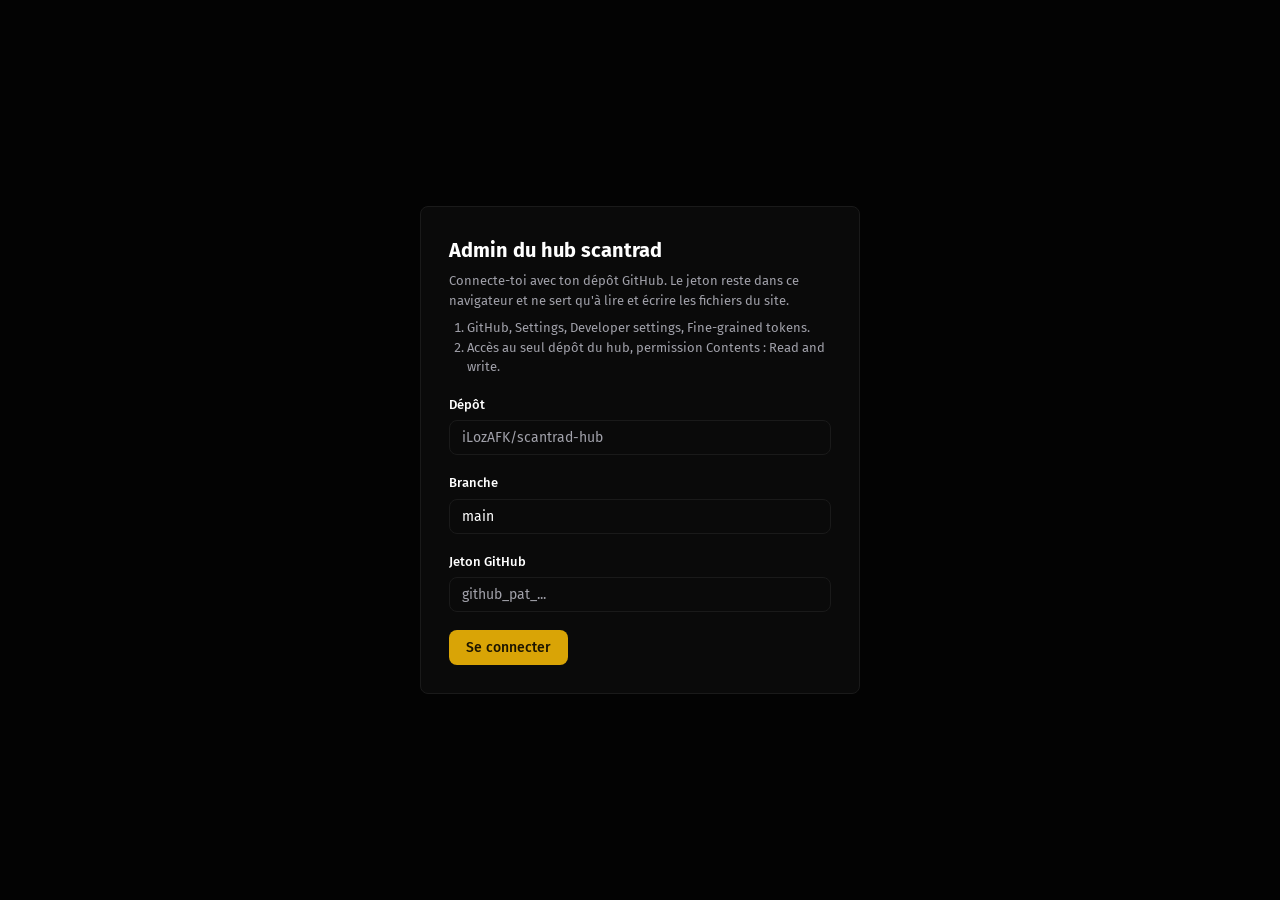
<file: admin/index.html>
<!DOCTYPE html>
<html lang="fr">
<head>
<meta charset="utf-8">
<meta name="viewport" content="width=device-width, initial-scale=1">
<meta name="robots" content="noindex, nofollow">
<title>Admin hub scantrad</title>
<link rel="icon" type="image/svg+xml" href="../logo.svg">
<link rel="preconnect" href="https://fonts.googleapis.com">
<link rel="preconnect" href="https://fonts.gstatic.com" crossorigin>
<link href="https://fonts.googleapis.com/css2?family=Fira+Sans:wght@400;500;600;700&display=swap" rel="stylesheet">
<style>
:root {
  --bg: #030303; --panel: #0a0a0a; --line: #1a1a1a; --hover: #111111; --text: #ffffff;
  --z300: #d4d4d8; --z400: #a1a1aa; --z600: #52525b; --accent: #d9a406; --accent-ink: #1c1500; --accent-t: #e8b923; --red: #f87171;
  --font: "Fira Sans", system-ui, -apple-system, "Segoe UI", sans-serif;
  color-scheme: dark;
}
* { box-sizing: border-box; }
body { margin: 0; background: var(--bg); color: var(--text); font-family: var(--font); font-size: 14px; line-height: 1.5; -webkit-font-smoothing: antialiased; }
a { color: inherit; text-decoration: none; }
button, input, select, textarea { font-family: inherit; font-size: 14px; color: var(--text); }
:focus-visible { outline: 2px solid var(--accent-t); outline-offset: 2px; border-radius: 6px; }
[hidden] { display: none !important; }
svg.i { width: 18px; height: 18px; fill: none; stroke: currentColor; stroke-width: 2; stroke-linecap: round; stroke-linejoin: round; flex: none; }

.side { position: fixed; inset: 0 auto 0 0; width: 256px; background: var(--panel); border-right: 1px solid var(--line); display: flex; flex-direction: column; z-index: 5; }
.side-head { height: 64px; display: flex; align-items: center; gap: 10px; padding: 0 24px; border-bottom: 1px solid var(--line); font-size: 18px; font-weight: 700; }
.logo { width: 32px; height: 32px; border-radius: 8px; display: block; flex: none; }
.logo svg { display: block; }
.nav { flex: 1; overflow-y: auto; padding: 12px 0; }
.lbl { margin: 0; padding: 16px 24px 6px; font-size: 10px; font-weight: 700; letter-spacing: .08em; text-transform: uppercase; color: var(--z600); }
.nav button, .side-foot a, .side-foot button { display: flex; align-items: center; gap: 12px; width: calc(100% - 24px); margin: 0 12px; padding: 8px 12px; border: 0; border-radius: 8px; background: transparent; font-weight: 500; color: var(--z400); cursor: pointer; text-align: left; }
.nav button:hover, .side-foot a:hover, .side-foot button:hover { color: var(--text); background: rgba(255,255,255,.05); }
.nav button[aria-current="page"] { background: rgba(217,164,6,.15); color: var(--accent-t); }
.side-foot { padding: 12px 0; border-top: 1px solid var(--line); display: grid; gap: 4px; }
.side-foot .out { color: var(--red); }

main { margin-left: 256px; min-height: 100vh; padding: 32px clamp(16px, 2.2vw, 32px) 80px; }
.bar { display: flex; flex-wrap: wrap; align-items: center; gap: 12px; padding: 12px 16px; margin-bottom: 24px; border: 1px solid rgba(217,164,6,.5); background: rgba(217,164,6,.1); border-radius: 8px; }
.bar b { font-weight: 600; }
.bar .sp { flex: 1; }
.head { display: flex; flex-wrap: wrap; align-items: center; justify-content: space-between; gap: 16px; margin-bottom: 24px; }
h1 { margin: 0; font-size: 24px; font-weight: 700; }
h2 { margin: 0 0 16px; font-size: 16px; font-weight: 600; }
.sub { margin: 4px 0 0; color: var(--z400); }
.tools { display: flex; flex-wrap: wrap; align-items: center; gap: 12px; }

.btn { display: inline-flex; align-items: center; gap: 8px; padding: 8px 16px; border-radius: 8px; border: 1px solid transparent; background: var(--accent); color: var(--accent-ink); font-weight: 500; cursor: pointer; }
.btn:hover { background: rgba(217,164,6,.9); }
.btn.ghost { background: var(--panel); border-color: var(--line); color: var(--z300); }
.btn.ghost:hover { background: var(--hover); color: var(--text); }
.btn[disabled] { opacity: .5; cursor: not-allowed; }
.search { position: relative; min-width: 260px; }
.search svg { position: absolute; left: 12px; top: 50%; transform: translateY(-50%); color: var(--z400); width: 16px; height: 16px; }
input[type="text"], input[type="password"], input[type="number"], input[type="search"], input[type="date"], select, textarea {
  width: 100%; background: var(--panel); border: 1px solid var(--line); border-radius: 8px; padding: 8px 12px; }
.search input { padding-left: 38px; }
input::placeholder, textarea::placeholder { color: var(--z400); }
input:focus, select:focus, textarea:focus { outline: none; border-color: var(--accent); box-shadow: 0 0 0 1px var(--accent); }
textarea { resize: vertical; min-height: 84px; }
select { appearance: none; background-image: linear-gradient(45deg, transparent 50%, #a1a1aa 50%), linear-gradient(135deg, #a1a1aa 50%, transparent 50%); background-position: calc(100% - 18px) 55%, calc(100% - 13px) 55%; background-size: 5px 5px; background-repeat: no-repeat; }

.chips { display: flex; gap: 8px; flex-wrap: wrap; margin: -8px 0 16px; }
.chip { border: 1px solid var(--line); background: var(--panel); color: var(--z400); border-radius: 999px; padding: 4px 14px; cursor: pointer; }
.chip:hover { color: var(--text); }
.chip[aria-pressed="true"] { background: rgba(217,164,6,.15); color: var(--accent-t); border-color: rgba(217,164,6,.5); }
.pill.s-old { background: rgba(161,161,170,.12); color: var(--z400); }
.panel { background: var(--panel); border: 1px solid var(--line); border-radius: 8px; }
.scroll { overflow-x: auto; }
table { width: 100%; border-collapse: collapse; min-width: 720px; }
th { text-align: left; padding: 12px 24px; font-size: 12px; font-weight: 500; letter-spacing: .05em; text-transform: uppercase; color: var(--z400); border-bottom: 1px solid var(--line); }
td { padding: 12px 24px; border-bottom: 1px solid var(--line); white-space: nowrap; vertical-align: middle; }
tbody tr:last-child td { border-bottom: 0; }
tbody tr:hover { background: var(--hover); }
th.r, td.r { text-align: right; }
td.strong { font-weight: 500; max-width: 420px; overflow: hidden; text-overflow: ellipsis; }
td.mute { color: var(--z300); }
.empty { padding: 32px; text-align: center; color: var(--z400); }
.cv { width: 48px; height: 64px; border-radius: 6px; overflow: hidden; border: 1px solid #3f3f46; display: grid; place-items: center; font-weight: 600; font-size: 18px; color: rgba(255,255,255,.85); }
.cv img { width: 100%; height: 100%; object-fit: cover; display: block; }
.pill { display: inline-block; padding: 0 8px; font-size: 12px; line-height: 20px; font-weight: 600; border-radius: 999px; }
.s-cours { background: rgba(74,222,128,.1); color: #4ade80; }
.s-pause { background: rgba(251,191,36,.1); color: #fbbf24; }
.s-fin { background: rgba(232,185,35,.12); color: var(--accent-t); }
.s-venir { background: rgba(161,161,170,.12); color: var(--z400); }
.role { font-size: 11px; font-weight: 700; padding: 2px 8px; border-radius: 6px; margin-right: 6px; background: rgba(161,161,170,.14); color: var(--z300); }
.act { display: inline-flex; gap: 4px; }
.ic { display: inline-flex; padding: 6px; border: 0; background: transparent; border-radius: 6px; color: var(--z400); cursor: pointer; }
.ic:hover { color: var(--text); background: #27272a; }
.ic.del:hover { color: var(--red); }
.ic.sure { color: #fff; background: #b91c1c; font-size: 12px; padding: 6px 10px; }

.form { display: grid; grid-template-columns: 300px minmax(0, 1fr); gap: 24px; align-items: start; }
.form.solo { grid-template-columns: minmax(0, 860px); }
.side-card { position: sticky; top: 24px; }
.card { padding: 24px; }
.card h2 { padding-bottom: 14px; margin-bottom: 20px; border-bottom: 1px solid var(--line); }
.fields { display: grid; grid-template-columns: repeat(2, minmax(0, 1fr)); gap: 0 20px; }
.fields .full { grid-column: 1 / -1; }
.back { display: inline-flex; align-items: center; gap: 6px; margin-bottom: 14px; padding: 0; border: 0; background: none; color: var(--z400); cursor: pointer; }
.back:hover { color: var(--text); }
.field { margin-bottom: 18px; }
.field label, .field .l { display: block; margin-bottom: 6px; font-size: 13px; font-weight: 500; }
.field .err { margin-top: 4px; color: var(--red); font-size: 13px; }
.chk { display: flex; flex-wrap: wrap; gap: 8px; }
.chk button { border: 1px solid var(--line); background: var(--panel); border-radius: 999px; padding: 4px 14px; color: var(--z400); cursor: pointer; }
.chk button[aria-pressed="true"] { background: rgba(217,164,6,.15); border-color: rgba(217,164,6,.5); color: var(--accent-t); }
.drop { border: 1px dashed #3f3f46; border-radius: 8px; padding: 16px; text-align: center; color: var(--z400); cursor: pointer; }
.drop.over, .drop:hover { border-color: var(--accent-t); color: var(--accent-t); }
.big { width: 100%; max-width: 240px; height: auto; aspect-ratio: 2 / 3; margin: 0 auto 16px; border-radius: 8px; font-size: 56px; }
.drop { font-size: 13px; }
.foot { position: sticky; bottom: 0; z-index: 4; display: flex; justify-content: flex-end; gap: 12px; margin-top: 32px; padding: 16px 0; background: linear-gradient(to bottom, transparent, var(--bg) 35%); }

.center { min-height: 100vh; display: grid; place-items: center; padding: 16px; }
.login { width: min(440px, 100%); padding: 28px; }
.login h1 { font-size: 20px; margin-bottom: 6px; }
.help { color: var(--z400); font-size: 13px; margin: 0 0 18px; }
.help ol { margin: 8px 0 0 18px; padding: 0; }
.toast { position: fixed; right: 20px; bottom: 20px; max-width: 360px; padding: 12px 16px; border-radius: 8px; background: #18181b; border: 1px solid rgba(255,255,255,.1); z-index: 20; }
.toast.err { border-color: rgba(248,113,113,.5); color: #fecaca; }

@media (max-width: 1023px) {
  .side { position: static; width: auto; flex-direction: row; flex-wrap: wrap; align-items: center; border-right: 0; border-bottom: 1px solid var(--line); }
  .side-head { border-bottom: 0; height: 56px; padding: 0 16px; }
  .nav { display: flex; overflow-x: auto; padding: 0; flex: 1; }
  .nav button { width: auto; white-space: nowrap; margin: 0 2px; padding: 8px 10px; }
  .lbl { display: none; }
  .side-foot { border-top: 0; display: flex; padding: 0 8px; }
  .side-foot a, .side-foot button { width: auto; margin: 0; }
  main { margin-left: 0; padding-top: 24px; }
  .form { grid-template-columns: minmax(0, 1fr); }
  .side-card { position: static; }
  .fields { grid-template-columns: minmax(0, 1fr); }
}
</style>
</head>
<body>

<div class="center" id="login-view" hidden>
  <form class="panel login" id="login-form" autocomplete="off">
    <h1>Admin du hub scantrad</h1>
    <div class="help">
      Connecte-toi avec ton dépôt GitHub. Le jeton reste dans ce navigateur et ne sert qu'à lire et écrire les fichiers du site.
      <ol>
        <li>GitHub, Settings, Developer settings, Fine-grained tokens.</li>
        <li>Accès au seul dépôt du hub, permission Contents : Read and write.</li>
      </ol>
    </div>
    <div class="field"><label for="f-repo">Dépôt</label><input type="text" id="f-repo" placeholder="iLozAFK/scantrad-hub" required></div>
    <div class="field"><label for="f-branch">Branche</label><input type="text" id="f-branch" value="main" required></div>
    <div class="field"><label for="f-token">Jeton GitHub</label><input type="password" id="f-token" placeholder="github_pat_..." required></div>
    <div class="err" id="login-err" style="color:var(--red);margin-bottom:12px" hidden></div>
    <button class="btn" type="submit" id="login-btn">Se connecter</button>
  </form>
</div>

<div id="app" hidden>
  <aside class="side">
    <div class="side-head"><div class="logo"><svg viewBox="0 0 32 32" width="32" height="32" aria-hidden="true"><defs><linearGradient id="lgA" x1="0" y1="0" x2="1" y2="1"><stop offset="0" stop-color="#f4c430"/><stop offset="1" stop-color="#c99100"/></linearGradient></defs><rect width="32" height="32" rx="8" fill="url(#lgA)"/><path d="M11 6h10a5 5 0 0 1 5 5v5a5 5 0 0 1-5 5h-4.2L11 26v-5.1A5 5 0 0 1 6 16v-5a5 5 0 0 1 5-5z" fill="#fff"/><circle cx="16" cy="11" r="1.7" fill="#a87400"/><rect x="14.7" y="14" width="2.6" height="5" rx="1.3" fill="#a87400"/></svg></div><span>Admin</span></div>
    <nav class="nav" id="nav" aria-label="Sections"></nav>
    <div class="side-foot">
      <a href="../" target="_blank" rel="noopener"><span data-i="ext"></span>Voir le site</a>
      <button type="button" class="out" id="logout"><span data-i="out"></span>Déconnexion</button>
    </div>
  </aside>
  <main>
    <div class="bar" id="bar" hidden>
      <b id="bar-txt"></b><span class="sp"></span>
      <button class="btn ghost" type="button" id="bar-cancel">Annuler tout</button>
      <button class="btn" type="button" id="bar-publish">Publier</button>
    </div>
    <section id="list-view">
      <div class="head">
        <div><h1 id="l-title"></h1><p class="sub" id="l-sub"></p></div>
        <div class="tools">
          <div class="search" id="l-search"><svg class="i" viewBox="0 0 24 24" aria-hidden="true"><circle cx="11" cy="11" r="8"/><path d="m21 21-4.3-4.3"/></svg><input type="search" id="q" placeholder="Rechercher..." aria-label="Rechercher"></div>
          <button class="btn" type="button" id="l-add">Ajouter</button>
        </div>
      </div>
      <div class="chips" id="l-chips" hidden></div>
      <div class="panel scroll"><table><thead id="t-head"></thead><tbody id="t-body"></tbody></table></div>
    </section>
    <section id="stats-view" hidden>
      <div class="head"><div><h1>Statistiques</h1><p class="sub" id="st-sub"></p></div></div>
      <div class="panel card" style="max-width:760px">
        <h2>Actualiser depuis tes dossiers</h2>
        <p class="help">Le bouton lit le dossier <b>[Cloud]</b> de ton ordinateur (<code>D:\ScanTrad\Scanlation\[Cloud]</code>), ajoute les chapitres qui ne sont pas encore comptés, puis tu cliques sur <b>Publier</b>. Le navigateur ne fait que <b>lire</b> les noms et dates des fichiers : rien n'est envoyé ni modifié. Au premier clic, choisis le dossier <b>[Cloud]</b> ; il sera retenu ensuite.</p>
        <div class="tools"><button class="btn" type="button" id="st-run">Actualiser les statistiques</button><button class="btn ghost" type="button" id="st-pick">Choisir un autre dossier</button></div>
        <pre id="st-out" class="help" style="white-space:pre-wrap;margin:16px 0 0;font-family:inherit"></pre>
      </div>
    </section>
    <section id="ocr-view" hidden>
      <div class="head"><div><h1>OCR des chapitres</h1><p class="sub">Lit le texte des pages (images ou ZIP) avec l'API Claude. Ta clé API reste dans ce navigateur.</p></div></div>
      <iframe id="ocr-frame" title="OCR des chapitres" style="width:100%;height:calc(100vh - 190px);min-height:480px;border:1px solid var(--line);border-radius:8px;background:#0a0a0a"></iframe>
    </section>
    <section id="edit-view" hidden>
      <button class="back" type="button" id="e-top-back">&larr; Retour à la liste</button>
      <div class="head"><div><h1 id="e-title"></h1><p class="sub" id="e-sub"></p></div></div>
      <div class="form" id="e-form"></div>
      <div class="foot"><button class="btn ghost" type="button" id="e-back">Retour</button><button class="btn" type="button" id="e-save">Enregistrer</button></div>
    </section>
  </main>
</div>
<div class="toast" id="toast" hidden role="status"></div>

<script>
const LS = "scantrad-hub-admin";
const STATUTS = ["En cours", "À venir", "En pause", "Terminées", "Abandonnées"];
const ROLES = ["TL", "CH", "QC", "CL", "ED"];
const PERIODES = ["actuel", "historique"];
const PERIODE_LABEL = { actuel: "Actuel", historique: "Historique" };
const TYPES = ["Manhwa", "Pornhwa", "Manhua", "Manga", "Webtoon", "Web novel"];
const PILL = { "En cours": "s-cours", "À venir": "s-venir", "En pause": "s-pause", "Terminées": "s-fin", "Abandonnées": "s-venir" };
const ICONS = {
  ext: '<path d="M15 3h6v6"/><path d="M10 14L21 3"/><path d="M18 13v6a2 2 0 0 1-2 2H5a2 2 0 0 1-2-2V8a2 2 0 0 1 2-2h6"/>',
  out: '<path d="M9 21H5a2 2 0 0 1-2-2V5a2 2 0 0 1 2-2h4"/><path d="M16 17l5-5-5-5"/><path d="M21 12H9"/>',
  edit: '<path d="M12 20h9"/><path d="M16.5 3.5a2.1 2.1 0 0 1 3 3L7 19l-4 1 1-4z"/>',
  trash: '<path d="M3 6h18"/><path d="M8 6V4a2 2 0 0 1 2-2h4a2 2 0 0 1 2 2v2"/><path d="M19 6l-1 14a2 2 0 0 1-2 2H8a2 2 0 0 1-2-2L5 6"/>'
};

const $ = (id) => document.getElementById(id);
function h(tag, cls, text) { const e = document.createElement(tag); if (cls) e.className = cls; if (text !== undefined) e.textContent = text; return e; }
function icon(name) { const s = document.createElementNS("http://www.w3.org/2000/svg", "svg"); s.setAttribute("viewBox", "0 0 24 24"); s.setAttribute("class", "i"); s.setAttribute("aria-hidden", "true"); s.innerHTML = ICONS[name]; return s; }
function hue(s) { let n = 0; for (const c of s) n = (n * 31 + c.charCodeAt(0)) % 360; return n; }
function slug(s) { return (s || "image").normalize("NFD").replace(/[̀-ͯ]/g, "").toLowerCase().replace(/[^a-z0-9]+/g, "-").replace(/^-+|-+$/g, "") || "image"; }
function toast(msg, err) { const t = $("toast"); t.textContent = msg; t.className = "toast" + (err ? " err" : ""); t.hidden = false; clearTimeout(toast.t); toast.t = setTimeout(() => { t.hidden = true; }, err ? 7000 : 4000); }

let cfg = null, data = null, snapshot = "", pending = {}, section = "SERIES", editing = null, query = "", perFilter = "tous";

/* ---------- Définition des sections ---------- */
const COLS = {
  SERIES: {
    nav: "Séries", one: "série", art: "une", key: "title", group: "Contenu",
    fields: [
      { k: "title", l: "Titre", t: "text", req: true, full: true },
      { k: "team", l: "Équipe actuelle (ou la dernière)", t: "select", opts: () => data.EQUIPES.map(e => e.name) },
      { k: "teams", l: "Toutes les équipes où je l'ai faite", t: "multi", opts: () => data.EQUIPES.map(e => e.name), full: true },
      { k: "type", l: "Type", t: "select", opts: () => TYPES },
      { k: "periode", l: "Période", t: "select", opts: () => PERIODES, labels: PERIODE_LABEL },
      { k: "status", l: "Statut", t: "select", opts: () => STATUTS },
      { k: "chapitre", l: "Dernier chapitre fait (numéro)", t: "number" },
      { k: "dernier", l: "Date de ce chapitre", t: "date" },
      { k: "roles", l: "Rôles", t: "multi", opts: () => ROLES, full: true },
      { k: "synopsis", l: "Synopsis (français)", t: "area", full: true },
      { k: "nom_ko", l: "Nom coréen (remplace l'automatique)", t: "text" },
      { k: "auteur", l: "Auteur (remplace l'automatique)", t: "text" },
      { k: "illustrateur", l: "Illustrateur (remplace l'automatique)", t: "text" },
      { k: "mu_url", l: "Lien MangaUpdates", t: "text", ph: "https://www.mangaupdates.com/series/...", full: true },
      { k: "url_fr", l: "Lien de la version française", t: "text", ph: "https://poseidon-scans.net/serie/...", full: true },
      { k: "titre_fr", l: "Titre sur le site de l'équipe (si différent)", t: "text" },
      { k: "glossaire", l: "Lien du glossaire", t: "text", ph: "glossaires/ma-serie.html ou https://...", full: true },
      { k: "url", l: "Lien de lecture", t: "text", ph: "https://...", full: true },
      { k: "cover", l: "Couverture", t: "image" }
    ],
    cols: [["Cover", s => coverNode(s.cover, s.title)], ["Titre", s => s.title, "strong"], ["Type", s => (s.type || "").toUpperCase(), "mute"], ["Période", s => perPill(s.periode)], ["Équipes", s => (s.teams && s.teams.length ? s.teams : [s.team]).join(" → "), "mute"], ["Dernier chapitre", s => s.dernier || "", "mute"], ["Rôles", s => roles(s.roles)]],
    blank: () => ({ title: "", team: (data.EQUIPES.find(e => e.periode !== "historique") || data.EQUIPES[0] || {}).name || "", teams: [], type: "Manhwa", periode: "actuel", status: "En cours", roles: ["TL"], url: "", cover: "", dernier: "", synopsis: "" })
  },
  EQUIPES: {
    nav: "Équipes", one: "équipe", art: "une", key: "name", group: "Contenu",
    fields: [
      { k: "name", l: "Nom", t: "text", req: true, full: true },
      { k: "periode", l: "Période", t: "select", opts: () => PERIODES, labels: PERIODE_LABEL },
      { k: "dates", l: "Dates (texte affiché)", t: "text", ph: "Depuis juin 2025" },
      { k: "debut", l: "Début (AAAA-MM, sert au tri)", t: "text", ph: "2025-06" },
      { k: "fin", l: "Fin (AAAA-MM, vide si en cours)", t: "text", ph: "2025-05" },
      { k: "url", l: "Site de l'équipe", t: "text", ph: "https://...", full: true }
    ],
    cols: [["Équipe", e => e.name, "strong"], ["Période", e => perPill(e.periode)], ["Dates", e => e.dates, "mute"], ["Séries", e => String(data.SERIES.filter(s => (s.teams && s.teams.length ? s.teams : [s.team]).includes(e.name)).length), "mute"], ["Site", e => e.url, "mute"]],
    blank: () => ({ name: "", periode: "actuel", dates: "", debut: "", fin: "", n: "", url: "" })
  },
  GLOSSAIRES: {
    nav: "Glossaires", one: "glossaire", art: "un", key: "name", group: "Contenu",
    fields: [
      { k: "name", l: "Titre", t: "text", req: true, full: true },
      { k: "text", l: "Description", t: "area" },
      { k: "url", l: "Lien du glossaire", t: "text", ph: "https://...", full: true },
      { k: "cover", l: "Couverture", t: "image" }
    ],
    cols: [["Cover", g => coverNode(g.cover, g.name)], ["Titre", g => g.name, "strong"], ["Lien", g => g.url, "mute"]],
    blank: () => ({ name: "", text: "", url: "", cover: "" })
  },
  OUTILS: {
    nav: "Outils", one: "outil", art: "un", key: "name", group: "Outils",
    fields: [
      { k: "name", l: "Nom", t: "text", req: true },
      { k: "tag", l: "Étiquette", t: "text", ph: "App web, Discord..." },
      { k: "periode", l: "Période", t: "select", opts: () => PERIODES, labels: PERIODE_LABEL },
      { k: "text", l: "Description", t: "area" },
      { k: "url", l: "Lien", t: "text", ph: "https://... ou zeon://open" },
      { k: "label", l: "Texte du bouton", t: "text", ph: "Ouvrir" }
    ],
    cols: [["Nom", o => o.name, "strong"], ["Étiquette", o => o.tag, "mute"], ["Période", o => perPill(o.periode)], ["Lien", o => o.url, "mute"]],
    blank: () => ({ name: "", tag: "", periode: "actuel", text: "", url: "", label: "" })
  },
  LIENS: {
    nav: "Liens", one: "lien", art: "un", key: "name", group: "Outils",
    fields: [
      { k: "name", l: "Nom", t: "text", req: true, full: true },
      { k: "url", l: "Adresse", t: "text", ph: "https://...", full: true }
    ],
    cols: [["Nom", l => l.name, "strong"], ["Adresse", l => l.url, "mute"]],
    blank: () => ({ name: "", url: "" })
  }
};
const SITE_FIELDS = [
  { k: "kicker", l: "Accroche", t: "text" },
  { k: "depuis", l: "Dans la scantrad depuis (année)", t: "number" },
  { k: "text", l: "Texte d'accueil", t: "area" },
  { k: "team", l: "Équipe actuelle (lien en bas de la barre)", t: "text" },
  { k: "foot", l: "Pied de page", t: "text" }
];

function pill(s) { const p = h("span", "pill " + (PILL[s] || "s-venir"), (s || "").toLowerCase()); return p; }
function perPill(p) { const v = p === "historique" ? "historique" : "actuel"; return h("span", "pill " + (v === "actuel" ? "s-cours" : "s-old"), PERIODE_LABEL[v].toLowerCase()); }
function hasPeriode(sec) { return ["SERIES", "EQUIPES", "OUTILS"].includes(sec); }
function roles(r) { const w = h("span"); (r || []).forEach(x => w.append(h("span", "role", x))); return w; }
function coverSrc(path) { if (!path) return ""; return pending[path] ? pending[path].dataUrl : "../" + path; }
function coverNode(path, title, cls) {
  const d = h("div", "cv" + (cls ? " " + cls : ""));
  const src = coverSrc(path);
  const fb = () => { d.textContent = (title || "?").trim().charAt(0).toUpperCase(); d.style.background = "hsl(" + hue(title || "?") + " 35% 22%)"; };
  if (src) { const im = h("img"); im.alt = ""; im.src = src; im.onerror = () => { im.remove(); fb(); }; d.append(im); } else fb();
  return d;
}

/* ---------- GitHub ---------- */
function b64enc(str) { return btoa(unescape(encodeURIComponent(str))); }
function b64dec(b) { return decodeURIComponent(escape(atob(b.replace(/\n/g, "")))); }
async function gh(path, opts) {
  const url = "https://api.github.com/repos/" + cfg.repo + "/contents/" + path.split("/").map(encodeURIComponent).join("/");
  const res = await fetch(url + (opts && opts.method === "PUT" ? "" : "?ref=" + encodeURIComponent(cfg.branch)), Object.assign({}, opts, {
    headers: { Authorization: "Bearer " + cfg.token, Accept: "application/vnd.github+json", "Content-Type": "application/json" }
  }));
  if (res.status === 404) return null;
  if (!res.ok) {
    let m = ""; try { m = (await res.json()).message; } catch (e) {}
    if (res.status === 401) throw new Error("Jeton refusé. Vérifie qu'il est valide et qu'il n'a pas expiré.");
    if (res.status === 403) throw new Error("Accès refusé" + (m ? " : " + m : "") + ". Le jeton doit avoir Contents : Read and write sur ce dépôt.");
    throw new Error("GitHub a répondu " + res.status + (m ? " : " + m : ""));
  }
  return res.json();
}
async function loadData() {
  const f = await gh("data/data.js");
  if (!f) throw new Error("Fichier data/data.js introuvable. Vérifie le dépôt et la branche.");
  const t = b64dec(f.content);
  data = JSON.parse(t.slice(t.indexOf("{"), t.lastIndexOf("}") + 1));
  snapshot = JSON.stringify(data); pending = {};
}
function usedCovers() { const s = new Set(); data.SERIES.forEach(x => x.cover && s.add(x.cover)); data.GLOSSAIRES.forEach(x => x.cover && s.add(x.cover)); return s; }
async function publish() {
  const btn = $("bar-publish"); btn.disabled = true; btn.textContent = "Publication...";
  try {
    const used = usedCovers();
    for (const [p, v] of Object.entries(pending)) {
      if (!used.has(p)) continue;
      const ex = await gh(p);
      await gh(p, { method: "PUT", body: JSON.stringify({ message: "Couverture " + p, content: v.b64, branch: cfg.branch, sha: ex ? ex.sha : undefined }) });
    }
    const ex = await gh("data/data.js");
    const text = "window.HUB = " + JSON.stringify(data, null, 2) + ";\n";
    await gh("data/data.js", { method: "PUT", body: JSON.stringify({ message: "Mise à jour du hub depuis l'admin", content: b64enc(text), branch: cfg.branch, sha: ex ? ex.sha : undefined }) });
    snapshot = JSON.stringify(data); pending = {};
    toast("Publié. Le site se met à jour dans environ une minute.");
  } catch (e) { toast(e.message, true); }
  btn.disabled = false; btn.textContent = "Publier"; renderAll();
}

/* ---------- Rendu ---------- */
function dirty() { return JSON.stringify(data) !== snapshot || Object.keys(pending).length > 0; }
function renderNav() {
  const nav = $("nav"); nav.replaceChildren();
  let last = "";
  const add = (key, label, group) => {
    if (group !== last) { nav.append(h("p", "lbl", group)); last = group; }
    const b = h("button", "", label); b.type = "button";
    if (section === key && !editing) b.setAttribute("aria-current", "page");
    b.onclick = () => { section = key; editing = null; query = ""; perFilter = "tous"; $("q").value = ""; renderAll(); };
    nav.append(b);
  };
  Object.keys(COLS).forEach(k => add(k, COLS[k].nav, COLS[k].group));
  add("OCR", "OCR des chapitres", "Outils");
  add("SITE", "Textes du site", "Site");
  add("STATS", "Statistiques", "Site");
}
function renderBar() {
  const d = dirty();
  $("bar").hidden = !d;
  if (d) $("bar-txt").textContent = "Modifications non publiées. Elles ne sont sur le site qu'après avoir cliqué sur Publier.";
}
function renderAll() {
  renderNav(); renderBar();
  $("list-view").hidden = !!editing || section === "SITE" || section === "STATS" || section === "OCR";
  $("edit-view").hidden = (!editing && section !== "SITE") || section === "STATS" || section === "OCR";
  $("stats-view").hidden = section !== "STATS";
  $("ocr-view").hidden = section !== "OCR";
  if (section === "OCR") {
    editing = null;
    const fr = $("ocr-frame"); if (!fr.getAttribute("src")) fr.src = "ocr.html";  // chargé une seule fois : l'état de l'OCR est conservé en changeant de section
    return;
  }
  if (section === "STATS") { editing = null; renderStats(); return; }
  if (section === "SITE" && !editing) startEdit("SITE", 0);
  else if (editing) renderEdit(); else renderList();
}
function renderList() {
  const c = COLS[section], list = data[section];
  $("l-title").textContent = c.nav;
  $("l-sub").textContent = list.length + (list.length > 1 ? " éléments" : " élément");
  $("l-add").textContent = "Ajouter " + c.art + " " + c.one;
  $("l-add").onclick = () => startEdit(section, -1);
  const head = $("t-head"); head.replaceChildren();
  const tr = h("tr"); c.cols.forEach(col => tr.append(h("th", "", col[0]))); tr.append(h("th", "r", "Actions")); head.append(tr);
  const body = $("t-body"); body.replaceChildren();
  const q = query.trim().toLowerCase();
  const chips = $("l-chips"); chips.replaceChildren(); chips.hidden = !hasPeriode(section);
  if (hasPeriode(section)) {
    const per = (x) => x.periode === "historique" ? "historique" : "actuel";
    [["tous", "Tous", list.length], ["actuel", "Actuel", list.filter(x => per(x) === "actuel").length], ["historique", "Historique", list.filter(x => per(x) === "historique").length]].forEach(([v, l, n]) => {
      const b = h("button", "chip", l + " (" + n + ")"); b.type = "button"; b.setAttribute("aria-pressed", String(perFilter === v));
      b.onclick = () => { perFilter = v; renderList(); };
      chips.append(b);
    });
  }
  let shown = 0;
  list.forEach((item, i) => {
    if (hasPeriode(section) && perFilter !== "tous" && (item.periode === "historique" ? "historique" : "actuel") !== perFilter) return;
    if (q && !String(item[c.key] || "").toLowerCase().includes(q)) return;
    shown++;
    const r = h("tr");
    c.cols.forEach(col => { const td = h("td", col[2] || ""); const v = col[1](item); if (v instanceof Node) td.append(v); else td.textContent = v == null ? "" : v; r.append(td); });
    const act = h("td", "r"); const w = h("span", "act");
    const ed = h("button", "ic"); ed.type = "button"; ed.title = "Modifier"; ed.setAttribute("aria-label", "Modifier"); ed.append(icon("edit")); ed.onclick = () => startEdit(section, i);
    const del = h("button", "ic del"); del.type = "button"; del.title = "Supprimer"; del.setAttribute("aria-label", "Supprimer"); del.append(icon("trash"));
    del.onclick = () => {
      if (del.classList.contains("sure")) { list.splice(i, 1); renderAll(); return; }
      del.classList.add("sure"); del.replaceChildren(document.createTextNode("Confirmer"));
      setTimeout(() => { if (del.isConnected) { del.classList.remove("sure"); del.replaceChildren(icon("trash")); } }, 3000);
    };
    w.append(ed, del); act.append(w); r.append(act); body.append(r);
  });
  if (!shown) { const r = h("tr"); const td = h("td", "empty", list.length ? "Rien ne correspond à ta recherche." : "Rien ici pour l'instant."); td.colSpan = c.cols.length + 1; r.append(td); body.append(r); }
}

/* ---------- Édition ---------- */
function startEdit(sec, index) {
  section = sec;
  if (sec === "SITE") editing = { index: 0, draft: JSON.parse(JSON.stringify(data.SITE)), isSite: true };
  else editing = { index, draft: index >= 0 ? JSON.parse(JSON.stringify(data[sec][index])) : COLS[sec].blank(), isSite: false };
  renderAll();
}
function fieldsOf() { return editing.isSite ? SITE_FIELDS : COLS[section].fields; }
function renderEdit() {
  const isNew = !editing.isSite && editing.index < 0;
  const c = editing.isSite ? { nav: "Textes du site", one: "" } : COLS[section];
  $("e-title").textContent = editing.isSite ? "Textes du site" : (isNew ? "Ajouter" : "Modifier") + " " + c.art + " " + c.one;
  $("e-sub").textContent = editing.isSite ? "Accueil et pied de page." : (isNew ? "Les champs marqués d'un astérisque sont obligatoires." : (editing.draft[c.key] || ""));
  $("e-save").textContent = isNew ? "Ajouter" : "Mettre à jour";
  $("e-back").hidden = editing.isSite; $("e-top-back").hidden = editing.isSite;
  const form = $("e-form"); form.replaceChildren();
  const info = h("div", "panel card"); info.append(h("h2", "", "Informations"));
  const grid = h("div", "fields"); info.append(grid);
  let imgField = null;
  fieldsOf().forEach(f => {
    if (f.t === "image") { imgField = f; return; }
    const w = h("div", "field" + (f.full || f.t === "area" || editing.isSite ? " full" : "")); const id = "fld-" + f.k;
    const lab = h("label", "", f.l + (f.req ? " *" : "")); lab.htmlFor = id; if (f.t === "multi") { lab.removeAttribute("for"); lab.className = "l"; }
    w.append(lab);
    const v = editing.draft[f.k];
    if (f.t === "text" || f.t === "number" || f.t === "date") {
      const i = h("input"); i.type = f.t === "number" ? "number" : f.t === "date" ? "date" : "text"; i.id = id; i.value = v == null ? "" : v; if (f.ph) i.placeholder = f.ph;
      i.oninput = () => { editing.draft[f.k] = f.t === "number" ? (i.value === "" ? "" : parseInt(i.value, 10)) : i.value; };
      w.append(i);
    } else if (f.t === "area") {
      const i = h("textarea"); i.id = id; i.value = v || ""; i.oninput = () => { editing.draft[f.k] = i.value; }; w.append(i);
    } else if (f.t === "select") {
      const s = h("select"); s.id = id;
      const opts = f.opts().slice(); if (v && !opts.includes(v)) opts.push(v);
      opts.forEach(o => { const op = h("option", "", f.labels ? (f.labels[o] || o) : o); op.value = o; if (o === v) op.selected = true; s.append(op); });
      s.onchange = () => { editing.draft[f.k] = s.value; }; w.append(s);
    } else if (f.t === "multi") {
      const g = h("div", "chk");
      f.opts().forEach(o => {
        const b = h("button", "", o); b.type = "button"; b.setAttribute("aria-pressed", String((v || []).includes(o)));
        b.onclick = () => { const a = editing.draft[f.k] || []; const k = a.indexOf(o); if (k >= 0) a.splice(k, 1); else a.push(o); editing.draft[f.k] = a; b.setAttribute("aria-pressed", String(k < 0)); };
        g.append(b);
      }); w.append(g);
    }
    if (f.req) { const e = h("div", "err"); e.id = "err-" + f.k; e.hidden = true; e.textContent = "Ce champ est obligatoire."; w.append(e); }
    grid.append(w);
  });
  form.className = "form" + (imgField ? "" : " solo");
  if (imgField) {
    const cv = h("div", "panel card side-card"); cv.append(h("h2", "", "Couverture"));
    const prev = h("div"); const drawPrev = () => { prev.replaceChildren(coverNode(editing.draft.cover, editing.draft[COLS[section].key], "big")); };
    drawPrev(); cv.append(prev);
    const input = h("input"); input.type = "file"; input.accept = "image/*"; input.hidden = true;
    const drop = h("div", "drop", "Choisir ou glisser une image"); drop.tabIndex = 0; drop.setAttribute("role", "button");
    const take = async (file) => {
      if (!file || !file.type.startsWith("image/")) { toast("Ce fichier n'est pas une image.", true); return; }
      try {
        const r = await toCover(file);
        const base = slug(editing.draft[COLS[section].key]) + "-" + Date.now().toString(36);
        const path = "covers/" + base + "." + r.ext;
        pending[path] = { b64: r.b64, dataUrl: r.dataUrl };
        editing.draft.cover = path; drawPrev();
      } catch (e) { toast("Impossible de lire cette image.", true); }
    };
    drop.onclick = () => input.click();
    drop.onkeydown = (e) => { if (e.key === "Enter" || e.key === " ") { e.preventDefault(); input.click(); } };
    drop.ondragover = (e) => { e.preventDefault(); drop.classList.add("over"); };
    drop.ondragleave = () => drop.classList.remove("over");
    drop.ondrop = (e) => { e.preventDefault(); drop.classList.remove("over"); take(e.dataTransfer.files[0]); };
    input.onchange = () => take(input.files[0]);
    cv.append(drop, input);
    const rm = h("button", "btn ghost", "Retirer la couverture"); rm.type = "button"; rm.style.marginTop = "12px";
    rm.onclick = () => { editing.draft.cover = ""; drawPrev(); };
    cv.append(rm); form.append(cv);
  }
  form.append(info);
}
function toCover(file) {
  return new Promise((resolve, reject) => {
    const img = new Image(), u = URL.createObjectURL(file);
    img.onload = () => {
      const W = 300, H = 450, c = document.createElement("canvas"); c.width = W; c.height = H;
      const ctx = c.getContext("2d"), r = Math.max(W / img.width, H / img.height), w = img.width * r, hh = img.height * r;
      ctx.fillStyle = "#000"; ctx.fillRect(0, 0, W, H);
      ctx.drawImage(img, (W - w) / 2, (H - hh) * 0.3, w, hh);
      let dataUrl = c.toDataURL("image/webp", 0.82), ext = "webp";
      if (!dataUrl.startsWith("data:image/webp")) { dataUrl = c.toDataURL("image/jpeg", 0.85); ext = "jpg"; }
      URL.revokeObjectURL(u);
      resolve({ dataUrl, ext, b64: dataUrl.split(",")[1] });
    };
    img.onerror = () => { URL.revokeObjectURL(u); reject(new Error("image")); };
    img.src = u;
  });
}
function saveEdit() {
  let ok = true;
  fieldsOf().forEach(f => {
    if (!f.req) return;
    const bad = !String(editing.draft[f.k] || "").trim();
    const e = $("err-" + f.k); if (e) e.hidden = !bad; if (bad) ok = false;
  });
  if (!ok) { toast("Remplis les champs obligatoires.", true); return; }
  if (!editing.isSite && section === "SERIES") {
    const dr = editing.draft, ord = (n) => { const e = data.EQUIPES.find(x => x.name === n); return (e && e.debut) || "0000"; };
    let ts = (dr.teams || []).filter(Boolean);
    if (dr.team && !ts.includes(dr.team)) ts.push(dr.team);
    ts.sort((a, b) => ord(a).localeCompare(ord(b)));
    dr.teams = ts;
    if (ts.length) dr.team = ts[ts.length - 1];
    delete dr.chapter;
  }
  if (editing.isSite) data.SITE = Object.assign({}, data.SITE, editing.draft);
  else if (editing.index >= 0) data[section][editing.index] = editing.draft;
  else data[section].push(editing.draft);
  const wasSite = editing.isSite;
  editing = null;
  if (wasSite) { toast("Textes enregistrés. Clique sur Publier pour les envoyer."); section = "SERIES"; }
  renderAll();
}

/* ---------- Statistiques : lecture du dossier [Cloud] (navigateur Chrome / Edge) ---------- */
/*STATS-BEGIN*/
const ROLES_ORDRE = ["TL", "CH", "CL", "ED"];
const EXCLUS = ["novel", "raw", "anglaise", "english"];   // sous-dossiers qui ne sont pas ton travail
function nrm(s) { return s.normalize("NFKD").toLowerCase().replace(/[’']/g, "").replace(/\b(the|a|an)\b/g, " ").replace(/[^a-z0-9]+/g, " ").replace(/\s+/g, " ").trim(); }
function sim(a, b) {
  a = nrm(a); b = nrm(b);
  if (!a || !b) return 0; if (a === b) return 1;
  const m = a.length, n = b.length; let prev = Array.from({ length: n + 1 }, (_, j) => j);
  for (let i = 1; i <= m; i++) { const cur = [i]; for (let j = 1; j <= n; j++) cur[j] = Math.min(prev[j] + 1, cur[j - 1] + 1, prev[j - 1] + (a[i - 1] === b[j - 1] ? 0 : 1)); prev = cur; }
  return 1 - prev[n] / Math.max(m, n);
}
function matchSerie(nom, series) {
  let best = null, bs = 0;
  series.forEach(s => { const v = sim(nom, s.title); if (v > bs) { bs = v; best = s; } });
  return bs >= 0.85 ? best : null;
}
function chapNum(name) {
  let n = name.replace(/\(\s*\d+\s*\)/g, " ").replace(/stitched|checked|copie de/gi, " ");
  const m = n.match(/chap(?:t|itre)?\s*0*(\d{1,4})/i) || n.match(/(\d{1,4})(?!\d)/);
  return m ? (m[1].replace(/^0+/, "") || "0") : null;
}
function roleDe(s) { const r = s.roles || []; return ROLES_ORDRE.find(x => r.includes(x)) || r[0] || "TL"; }
function isoLocal(ms) { const d = new Date(ms), p = (x) => String(x).padStart(2, "0"); return d.getFullYear() + "-" + p(d.getMonth() + 1) + "-" + p(d.getDate()) + "T" + p(d.getHours()) + ":" + p(d.getMinutes()); }
async function walkDocx(dir, serie, found) {
  for await (const [name, h] of dir.entries()) {
    if (h.kind === "directory") { if (!EXCLUS.some(w => name.toLowerCase().includes(w))) await walkDocx(h, serie, found); continue; }
    if (!/\.docx$/i.test(name) || name.startsWith("~$")) continue;
    const n = chapNum(name); if (n === null) continue;
    const f = await h.getFile(), k = serie.title + "|" + roleDe(serie) + "|" + n;
    if (!found.has(k) || f.lastModified < found.get(k)) found.set(k, f.lastModified);
  }
}
async function scanCloud(root, series) {
  const found = new Map(), ignores = []; let equipes = 0;
  for await (const [tn, th] of root.entries()) {
    if (th.kind !== "directory") continue; equipes++;
    for await (const [sn, sh] of th.entries()) {
      if (sh.kind !== "directory") continue;
      const s = matchSerie(sn, series);
      if (!s) { ignores.push(sn); continue; }
      let base = sh; try { base = await sh.getDirectoryHandle("Chapitres [Manhwa]"); } catch (e) { /* dossier absent : on lit toute la série */ }
      await walkDocx(base, s, found);
    }
  }
  return { found, ignores, equipes };
}
/* ajoute à STATS les chapitres qui n'y sont pas encore ; renvoie la liste des ajouts */
function fusionner(stats, found) {
  const connus = new Set(stats.evenements.map(e => e.split("|").slice(1, 4).join("|")));
  const neufs = [...found].filter(([k]) => !connus.has(k)).map(([k, ms]) => ({ k, ms })).sort((a, b) => a.ms - b.ms);
  const grp = {}; neufs.forEach(e => { const g = e.k.split("|").slice(0, 2).join("|") + "|" + Math.floor(e.ms / 300000); grp[g] = (grp[g] || 0) + 1; });
  const ajouts = neufs.map(e => { const bloc = grp[e.k.split("|").slice(0, 2).join("|") + "|" + Math.floor(e.ms / 300000)] >= 4; return isoLocal(e.ms) + "|" + e.k + (bloc ? "|b" : ""); });
  stats.evenements = stats.evenements.concat(ajouts).sort();
  return ajouts;
}
/*STATS-END*/

let cloudHandle = null;
function idbOpen() { return new Promise((res, rej) => { const r = indexedDB.open("scantrad-hub", 1); r.onupgradeneeded = () => r.result.createObjectStore("kv"); r.onsuccess = () => res(r.result); r.onerror = () => rej(r.error); }); }
async function kvGet(k) { try { const db = await idbOpen(); return await new Promise(res => { const q = db.transaction("kv").objectStore("kv").get(k); q.onsuccess = () => res(q.result); q.onerror = () => res(null); }); } catch (e) { return null; } }
async function kvSet(k, v) { try { const db = await idbOpen(); await new Promise(res => { const tx = db.transaction("kv", "readwrite"); tx.objectStore("kv").put(v, k); tx.oncomplete = () => res(); tx.onerror = () => res(); }); } catch (e) { /* mémorisation facultative */ } }

function renderStats() {
  const st = data.STATS, n = st && st.evenements ? st.evenements.length : 0;
  const blocs = n ? st.evenements.filter(e => e.endsWith("|b")).length : 0;
  $("st-sub").textContent = n ? n + " chapitres · mises à jour le " + new Date(st.maj + "T12:00:00").toLocaleDateString("fr-FR", { day: "numeric", month: "long", year: "numeric" }) + (blocs ? " · dont " + blocs + " copiés en bloc" : "") : "Aucune statistique pour l'instant.";
  const ok = !!window.showDirectoryPicker;
  $("st-run").disabled = !ok; $("st-pick").disabled = !ok;
  if (!ok) $("st-out").textContent = "Ce navigateur ne peut pas lire un dossier de ton ordinateur. Ouvre l'admin avec Chrome ou Edge.";
}
async function runStats(choisir) {
  const out = $("st-out"), btn = $("st-run"); out.textContent = ""; btn.disabled = true;
  try {
    let dir = choisir ? null : (cloudHandle || await kvGet("cloud"));
    if (dir) { try { if ((await dir.requestPermission({ mode: "read" })) !== "granted") dir = null; } catch (e) { dir = null; } }
    if (!dir) { dir = await window.showDirectoryPicker({ id: "scantrad-cloud", mode: "read" }); await kvSet("cloud", dir); }
    cloudHandle = dir;
    out.textContent = "Lecture du dossier « " + dir.name + " »…";
    const r = await scanCloud(dir, data.SERIES);
    if (!r.equipes || !r.found.size) { out.textContent = "Aucun chapitre trouvé dans « " + dir.name + " ». Choisis le dossier [Cloud] (celui qui contient « Poséidon Scans » et « Ortega Scans »)."; return; }
    data.STATS = data.STATS || { evenements: [] }; data.STATS.evenements = data.STATS.evenements || [];
    const ajouts = fusionner(data.STATS, r.found);
    const d = new Date(), p = (x) => String(x).padStart(2, "0");
    data.STATS.maj = d.getFullYear() + "-" + p(d.getMonth() + 1) + "-" + p(d.getDate());
    const parSerie = {}; ajouts.forEach(a => { const f = a.split("|"); (parSerie[f[1] + " (" + f[2] + ")"] = parSerie[f[1] + " (" + f[2] + ")"] || []).push(f[3]); });
    const lignes = Object.entries(parSerie).map(([k, v]) => k + " : +" + v.length + " (ch. " + v.slice(0, 6).join(", ") + (v.length > 6 ? "…" : "") + ")");
    out.textContent = (ajouts.length ? ajouts.length + " nouveau(x) chapitre(s) ajouté(s)." : "Déjà à jour : aucun nouveau chapitre.") + " " + r.found.size + " chapitres lus." + (lignes.length ? "\n" + lignes.join("\n") : "") + (ajouts.length ? "\n\nClique sur Publier (en haut) pour mettre le site à jour." : "") + (r.ignores.length ? "\n\nDossiers ignorés (série inconnue) : " + r.ignores.join(", ") : "");
    renderStats(); renderBar();
  } catch (e) {
    out.textContent = e && e.name === "AbortError" ? "Aucun dossier choisi." : "Impossible de lire le dossier : " + (e && e.message ? e.message : e);
  } finally { btn.disabled = !window.showDirectoryPicker; }
}
$("st-run").onclick = () => runStats(false);
$("st-pick").onclick = () => runStats(true);

/* ---------- Démarrage ---------- */
function showLogin(msg) {
  $("app").hidden = true; $("login-view").hidden = false;
  const e = $("login-err"); e.hidden = !msg; e.textContent = msg || "";
  if (cfg) { $("f-repo").value = cfg.repo; $("f-branch").value = cfg.branch; }
}
async function start() {
  $("login-view").hidden = true; $("app").hidden = false;
  document.querySelectorAll("[data-i]").forEach(s => { s.replaceChildren(icon(s.dataset.i)); s.style.display = "inline-flex"; });
  renderAll();
}
$("login-form").addEventListener("submit", async (e) => {
  e.preventDefault();
  const btn = $("login-btn"); btn.disabled = true; btn.textContent = "Connexion...";
  cfg = { repo: $("f-repo").value.trim().replace(/^https?:\/\/github\.com\//, "").replace(/\.git$/, ""), branch: $("f-branch").value.trim() || "main", token: $("f-token").value.trim() };
  try { await loadData(); localStorage.setItem(LS, JSON.stringify(cfg)); $("f-token").value = ""; await start(); }
  catch (err) { cfg.token = ""; showLogin(err.message || "Connexion impossible."); }
  btn.disabled = false; btn.textContent = "Se connecter";
});
$("logout").onclick = () => { try { localStorage.removeItem(LS); } catch (e) {} cfg = null; data = null; showLogin(""); };
$("bar-publish").onclick = publish;
$("bar-cancel").onclick = async () => {
  if (!$("bar-cancel").dataset.sure) { $("bar-cancel").dataset.sure = "1"; $("bar-cancel").textContent = "Confirmer l'annulation"; setTimeout(() => { $("bar-cancel").dataset.sure = ""; $("bar-cancel").textContent = "Annuler tout"; }, 3000); return; }
  $("bar-cancel").dataset.sure = ""; $("bar-cancel").textContent = "Annuler tout";
  try { editing = null; await loadData(); renderAll(); toast("Modifications annulées."); } catch (e) { toast(e.message, true); }
};
$("e-back").onclick = () => { editing = null; renderAll(); };
$("e-top-back").onclick = () => { if (!editing.isSite) { editing = null; renderAll(); } };
$("e-save").onclick = saveEdit;
$("q").addEventListener("input", (e) => { query = e.target.value; renderList(); });
window.addEventListener("beforeunload", (e) => { if (data && dirty()) { e.preventDefault(); e.returnValue = ""; } });

(async function init() {
  let saved = null;
  try { saved = JSON.parse(localStorage.getItem(LS) || "null"); } catch (e) {}
  if (saved && saved.token) {
    cfg = saved;
    try { await loadData(); await start(); return; } catch (e) { showLogin(e.message); return; }
  }
  showLogin("");
})();
</script>
</body>
</html>
</file>
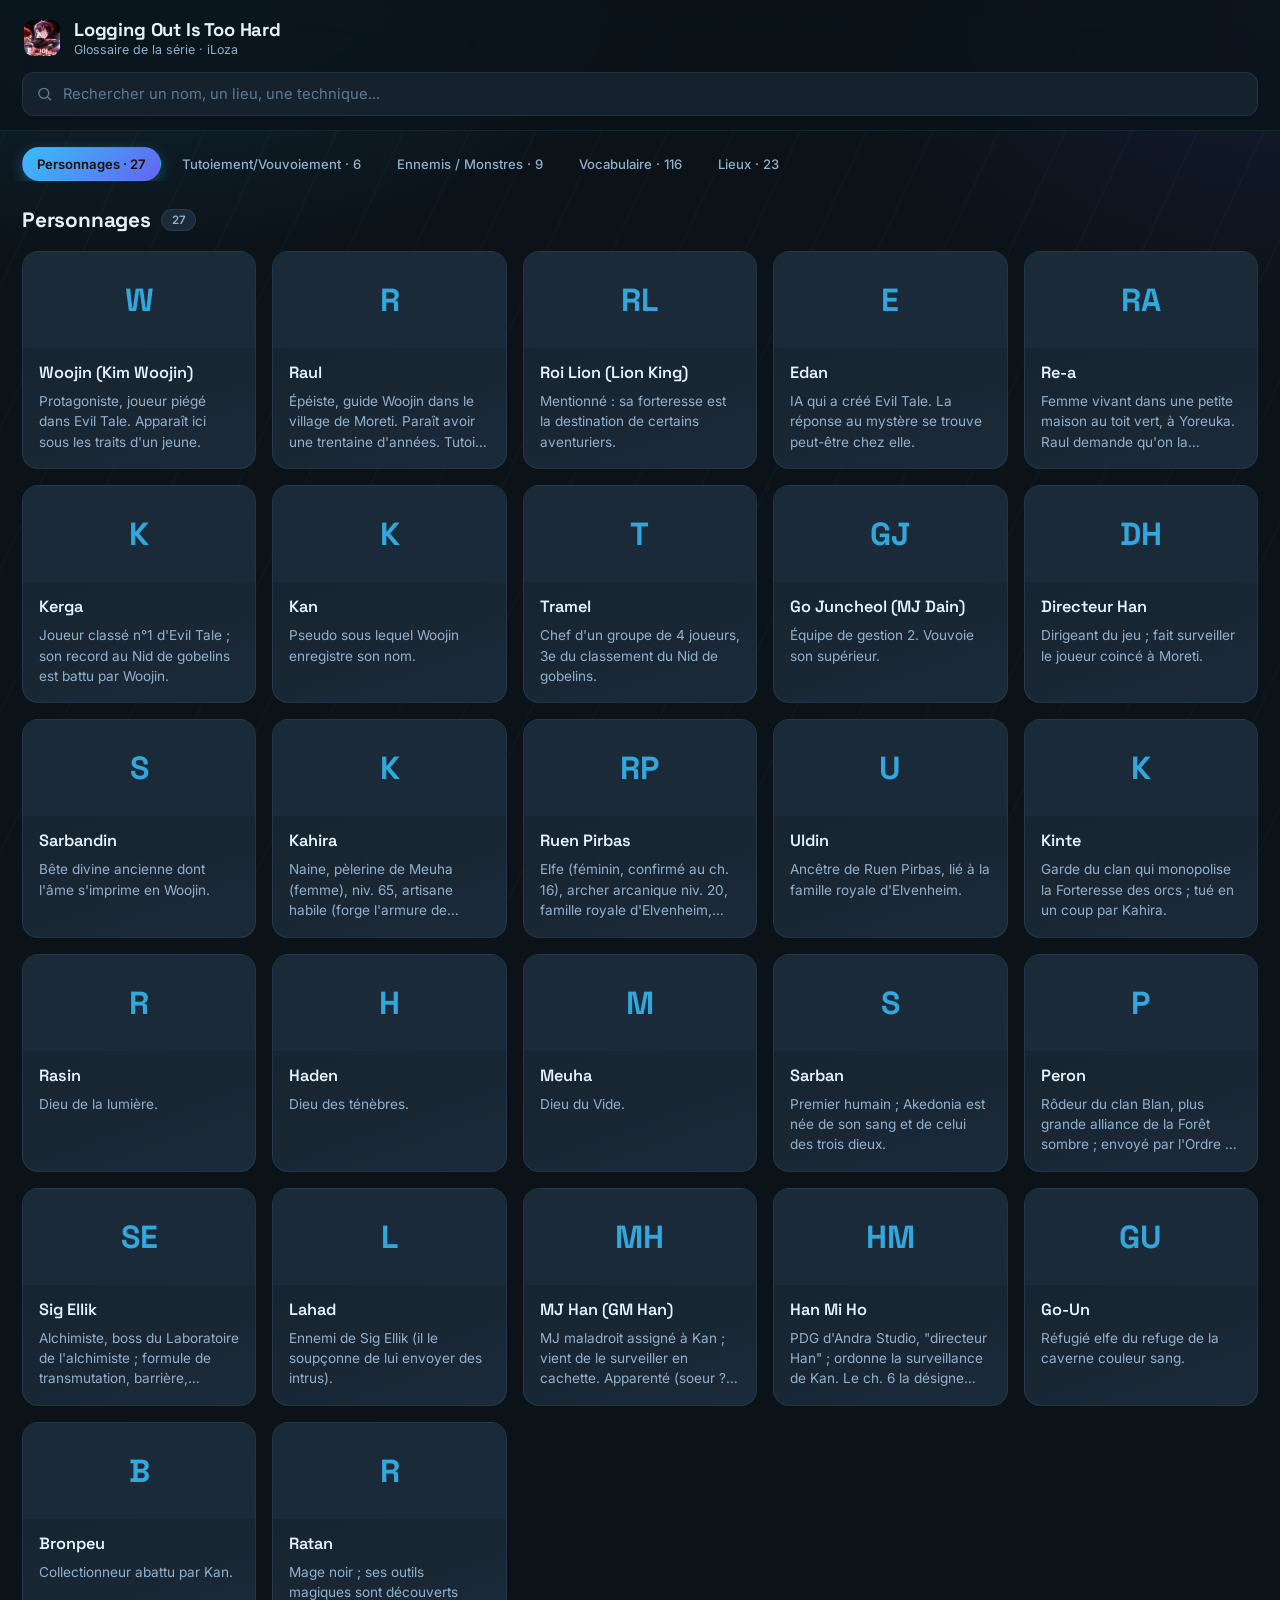
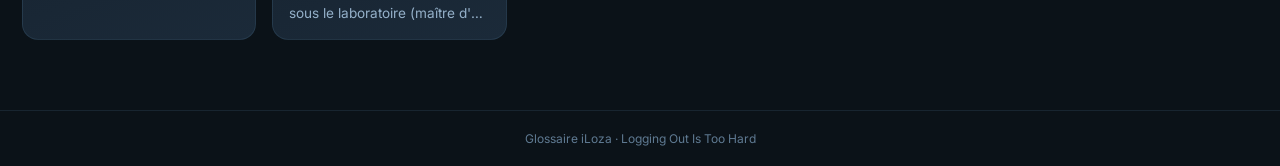
<file: glossaires/logging-out-is-too-hard.html>
<!DOCTYPE html>
<html lang="fr">
<head>
<meta charset="UTF-8">
<meta name="viewport" content="width=device-width, initial-scale=1, viewport-fit=cover">
<title>Glossaire — Logging Out Is Too Hard</title>
<meta name="theme-color" content="#0b1218">
<link rel="preconnect" href="https://fonts.googleapis.com">
<link href="https://fonts.googleapis.com/css2?family=Space+Grotesk:wght@400;500;600;700&family=Inter:wght@400;500;600&display=swap" rel="stylesheet">
<style>
:root {
  --bg: #0b1218;
  --bg-2: #0f1822;
  --surface: #15212d;
  --surface-2: #1b2a39;
  --border: rgba(140,200,255,0.10);
  --border-hover: rgba(140,200,255,0.28);
  --text: #e6f1fb;
  --text-dim: #94b0c9;
  --text-faint: #5f7a92;
  --accent: #38bdf8;
  --accent-2: #6366f1;
  --accent-3: #2fa88a;
  --gold: #facc15;
  --radius: 16px;
  --radius-sm: 10px;
  font-family: 'Inter', system-ui, sans-serif;
}
* { box-sizing: border-box; }
html, body { margin: 0; padding: 0; height: 100%; }
body {
  background: var(--bg);
  color: var(--text);
  padding-top: env(safe-area-inset-top, 0px);
  padding-bottom: env(safe-area-inset-bottom, 0px);
  background-image:
    radial-gradient(1000px 600px at 10% -10%, rgba(56,189,248,0.16), transparent 60%),
    radial-gradient(800px 600px at 100% 0%, rgba(99,102,241,0.12), transparent 55%),
    repeating-linear-gradient(115deg, rgba(140,200,255,0.025) 0px, rgba(140,200,255,0.025) 2px, transparent 2px, transparent 60px);
  background-attachment: fixed;
}
h1,h2,h3 { font-family: 'Space Grotesk', 'Inter', sans-serif; }
.ic { width: 14px; height: 14px; flex-shrink: 0; vertical-align: -2px; margin-right: 6px; color: var(--accent); }
.ic-lg { width: 34px; height: 34px; opacity: 0.35; color: var(--text-faint); }
header {
  position: sticky; top: 0; top: env(safe-area-inset-top, 0px);
  z-index: 30;
  background: rgba(11,18,24,0.78);
  backdrop-filter: blur(18px) saturate(140%);
  -webkit-backdrop-filter: blur(18px) saturate(140%);
  border-bottom: 1px solid var(--border);
  padding: 18px 22px 14px;
}
.header-top {
  display: flex; align-items: center; gap: 12px; justify-content: space-between;
  max-width: 1480px; margin: 0 auto;
}
.brand { display: flex; align-items: center; gap: 12px; }
.brand .logo {
  width: 40px; height: 40px; border-radius: 11px;
  background: linear-gradient(135deg, var(--accent), var(--accent-2));
  display: flex; align-items: center; justify-content: center;
  box-shadow: 0 4px 18px rgba(56,189,248,0.4);
  flex-shrink: 0;
}
.brand .logo svg { width: 22px; height: 22px; color: #1a0f08; }
.brand h1 {
  margin: 0; font-size: 1.15rem; font-weight: 700; letter-spacing: -0.01em; line-height: 1.2;
}
.brand .subtitle { margin: 0; font-size: 0.78rem; color: var(--text-dim); }
.search-wrap { max-width: 1480px; margin: 14px auto 0; position: relative; }
.search-wrap svg {
  position: absolute; left: 14px; top: 50%; transform: translateY(-50%);
  width: 17px; height: 17px; color: var(--text-faint); pointer-events: none;
}
#searchInput {
  width: 100%; padding: 12px 14px 12px 40px;
  border-radius: 12px; border: 1px solid var(--border);
  background: var(--surface); color: var(--text);
  font-family: inherit; font-size: 0.92rem;
  transition: border-color 0.15s, box-shadow 0.15s;
}
#searchInput::placeholder { color: var(--text-faint); }
#searchInput:focus {
  outline: none; border-color: var(--accent);
  box-shadow: 0 0 0 3px rgba(56,189,248,0.18);
}
nav.tabs {
  display: flex; gap: 6px; overflow-x: auto;
  padding: 12px 22px 0; margin-top: 4px;
  max-width: 1480px; margin-left: auto; margin-right: auto;
  scrollbar-width: none;
}
nav.tabs::-webkit-scrollbar { display: none; }
nav.tabs button {
  flex: 0 0 auto; background: transparent; color: var(--text-dim);
  border: 1px solid transparent; padding: 8px 14px; border-radius: 999px;
  font-family: 'Inter', sans-serif; font-size: 0.82rem; font-weight: 500;
  cursor: pointer; white-space: nowrap; transition: all 0.15s;
}
nav.tabs button:hover { color: var(--text); background: var(--surface); }
nav.tabs button.active {
  background: linear-gradient(135deg, var(--accent), var(--accent-2));
  color: #1a0f08; font-weight: 600;
  box-shadow: 0 4px 14px rgba(56,189,248,0.32);
}
main { max-width: 1480px; margin: 0 auto; padding: 26px 22px 70px; }
section.panel { display: none; }
section.panel.active { display: block; animation: fadein 0.3s ease; }
@keyframes fadein { from { opacity: 0; transform: translateY(6px); } to { opacity: 1; transform: translateY(0); } }
.section-title {
  font-size: 1.3rem; font-weight: 700; margin: 0 0 18px;
  display: flex; align-items: center; gap: 10px; letter-spacing: -0.01em;
}
.count-tag {
  font-size: 0.72rem; font-family: 'Inter', sans-serif; font-weight: 600;
  background: var(--surface-2); color: var(--text-dim);
  padding: 3px 10px; border-radius: 999px; border: 1px solid var(--border);
}
.grid { display: grid; grid-template-columns: repeat(auto-fill, minmax(200px, 1fr)); gap: 16px; }
.card {
  background: linear-gradient(160deg, var(--surface), var(--surface-2));
  border: 1px solid var(--border); border-radius: var(--radius);
  overflow: hidden; display: flex; flex-direction: column;
  transition: transform 0.18s, border-color 0.18s, box-shadow 0.18s;
}
.card:hover {
  transform: translateY(-4px); border-color: var(--border-hover);
  box-shadow: 0 14px 30px rgba(0,0,0,0.5);
}
.card-img {
  width: 100%; aspect-ratio: 4/3; background: var(--surface-2);
  display: flex; align-items: center; justify-content: center;
  overflow: hidden; position: relative;
}
.card-img::after {
  content: ''; position: absolute; inset: 0;
  background: linear-gradient(180deg, transparent 55%, rgba(20,12,6,0.5));
}
.card-img img { width: 100%; height: 100%; object-fit: cover; display: block; }
.noimg { display: flex; align-items: center; justify-content: center; }
.card-body { padding: 14px 16px 16px; flex: 1; }
.card-body h3 { margin: 0 0 8px; font-size: 1.02rem; font-weight: 600; color: var(--text); }
.badges { display: flex; gap: 6px; flex-wrap: wrap; margin-bottom: 8px; }
.badge {
  font-family: 'Inter', sans-serif; font-size: 0.66rem; font-weight: 600;
  padding: 3px 9px; border-radius: 999px;
  background: var(--surface-2); color: var(--text-dim);
  border: 1px solid var(--border); letter-spacing: 0.02em; text-transform: uppercase;
}
.badge.rang { background: linear-gradient(135deg, var(--accent-2), var(--gold)); color: #1a0f08; border: none; }
.badge.titre { background: linear-gradient(135deg, var(--accent-3), #1e8f7a); color: #06231c; border: none; }
.meta { display: flex; flex-direction: column; gap: 4px; font-size: 0.78rem; color: var(--text-dim); margin-bottom: 8px; }
.meta span { display: flex; align-items: center; }
.desc { font-size: 0.85rem; line-height: 1.5; margin: 6px 0 0; color: var(--text-dim); }
.char-card .desc {
  display: -webkit-box;
  -webkit-line-clamp: 3;
  line-clamp: 3;
  -webkit-box-orient: vertical;
  overflow: hidden;
}
.va-tag { font-size: 0.7rem; color: var(--gold); font-weight: 600; margin-bottom: 5px; letter-spacing: 0.02em; }
.table-wrap { overflow-x: auto; border-radius: var(--radius); border: 1px solid var(--border); }
table { width: 100%; border-collapse: collapse; background: var(--surface); font-size: 0.87rem; }
table th {
  background: var(--surface-2); color: var(--text-dim); padding: 12px 14px; text-align: left;
  font-family: 'Inter', sans-serif; font-size: 0.72rem; font-weight: 600;
  text-transform: uppercase; letter-spacing: 0.04em; border-bottom: 1px solid var(--border);
}
table td { padding: 12px 14px; border-bottom: 1px solid var(--border); vertical-align: top; color: var(--text); }
table tr:last-child td { border-bottom: none; }
table tr:hover td { background: var(--surface-2); }
td.rel { text-align: center; font-weight: 700; color: var(--accent); font-family: 'Space Grotesk', sans-serif; }
td.va { color: var(--text-faint); font-style: italic; }
td.vf { font-weight: 600; color: var(--text); }
td.pname { display: table-cell; }
.pname-inner {
  display: flex; align-items: center; gap: 8px;
}
.pname-avatar {
  width: 26px; height: 26px; border-radius: 50%;
  overflow: hidden; flex-shrink: 0; background: var(--surface-2);
  border: 1px solid var(--border);
  display: flex; align-items: center; justify-content: center;
}
.pname-avatar img { width: 100%; height: 100%; object-fit: cover; display: block; }
.pname-avatar svg { width: 14px; height: 14px; opacity: 0.3; }
.hist-item {
  display: flex; gap: 16px;
  background: linear-gradient(160deg, var(--surface), var(--surface-2));
  border: 1px solid var(--border); border-radius: var(--radius);
  padding: 16px 18px; margin-bottom: 12px; transition: border-color 0.15s;
}
.hist-item:hover { border-color: var(--border-hover); }
.hist-chap { flex: 0 0 118px; display: flex; flex-direction: column; gap: 6px; }
.chap-webtoon { font-weight: 700; color: var(--accent); font-size: 0.82rem; font-family: 'Space Grotesk', sans-serif; }
.chap-novel {
  font-size: 0.68rem; font-weight: 600; color: var(--accent-3);
  background: rgba(47,168,138,0.14); padding: 3px 8px; border-radius: 999px; width: fit-content;
}
.hist-body { flex: 1; }
.hist-desc { margin: 0 0 8px; font-size: 0.87rem; line-height: 1.55; color: var(--text); }
.hist-presence { font-size: 0.75rem; color: var(--text-dim); display: flex; align-items: center; }
footer {
  text-align: center; padding: 20px; font-size: 0.75rem; color: var(--text-faint);
  border-top: 1px solid var(--border);
}

.modal-overlay {
  position: fixed; inset: 0; z-index: 100;
  background: rgba(10,6,3,0.72);
  backdrop-filter: blur(6px);
  display: none;
  align-items: center; justify-content: center;
  padding: 20px;
  padding-top: calc(20px + env(safe-area-inset-top, 0px));
  padding-bottom: calc(20px + env(safe-area-inset-bottom, 0px));
}
.modal-overlay.open { display: flex; animation: fadein 0.2s ease; }
.modal-card {
  background: linear-gradient(165deg, var(--surface), var(--surface-2));
  border: 1px solid var(--border-hover);
  border-radius: 20px;
  max-width: 640px; width: 100%;
  max-height: 88vh; overflow-y: auto;
  box-shadow: 0 30px 70px rgba(0,0,0,0.6);
  position: relative;
}
.modal-head {
  display: flex; gap: 18px; align-items: flex-start;
  padding: 24px 24px 18px;
  border-bottom: 1px solid var(--border);
}
.modal-portrait {
  width: 96px; height: 96px; border-radius: 14px;
  overflow: hidden; flex-shrink: 0;
  background: var(--surface-2);
  border: 1px solid var(--border);
}
.modal-portrait img { width: 100%; height: 100%; object-fit: cover; display: block; }
.modal-portrait .noimg { width: 100%; height: 100%; }
.modal-title-wrap { flex: 1; min-width: 0; }
.modal-eyebrow {
  font-size: 0.68rem; text-transform: uppercase; letter-spacing: 0.08em;
  color: var(--text-faint); font-weight: 600; margin: 0 0 4px;
}
.modal-title-wrap h2 {
  margin: 0 0 8px; font-size: 1.4rem; font-weight: 700; color: var(--text);
}
.modal-close {
  position: absolute; top: 16px; right: 16px;
  width: 34px; height: 34px; border-radius: 10px;
  background: var(--surface-2); border: 1px solid var(--border);
  color: var(--text-dim); cursor: pointer;
  display: flex; align-items: center; justify-content: center;
  transition: background 0.15s, color 0.15s;
}
.modal-close:hover { background: var(--accent-2); color: #fff; }
.modal-close svg { width: 16px; height: 16px; }
.modal-body { padding: 20px 24px 26px; }
.modal-desc {
  font-size: 0.9rem; line-height: 1.6; color: var(--text-dim);
  margin: 0 0 22px;
}
.modal-meta-row {
  display: flex; flex-direction: column; gap: 6px;
  font-size: 0.82rem; color: var(--text-dim); margin-bottom: 4px;
}
.modal-meta-row span { display: flex; align-items: center; }
.modal-section {
  margin-top: 22px;
}
.modal-section h4 {
  font-size: 0.78rem; text-transform: uppercase; letter-spacing: 0.06em;
  font-weight: 700; color: var(--accent);
  margin: 0 0 12px;
  padding-bottom: 8px; border-bottom: 1px solid var(--border);
}
.rel-grid {
  display: flex; flex-wrap: wrap; gap: 8px;
}
.rel-chip {
  display: flex; align-items: center; gap: 8px;
  background: var(--surface); border: 1px solid var(--border);
  border-radius: 999px; padding: 5px 12px 5px 5px;
  font-size: 0.82rem; color: var(--text);
  transition: border-color 0.15s;
}
.rel-chip:hover { border-color: var(--border-hover); }
.rel-avatar {
  width: 26px; height: 26px; border-radius: 50%;
  overflow: hidden; flex-shrink: 0; background: var(--surface-2);
  display: flex; align-items: center; justify-content: center;
}
.rel-avatar img { width: 100%; height: 100%; object-fit: cover; }
.rel-avatar svg { width: 14px; height: 14px; opacity: 0.3; }
.rel-label {
  font-weight: 700; font-size: 0.7rem; text-transform: uppercase;
  color: var(--gold); margin-left: 2px;
}
.tech-list { display: flex; flex-direction: column; gap: 8px; }
.tech-item {
  background: var(--surface); border: 1px solid var(--border);
  border-radius: 12px; padding: 10px 14px;
}
.tech-item .tech-names {
  display: flex; align-items: baseline; gap: 8px; margin-bottom: 3px;
}
.tech-item .tech-vf { font-weight: 700; color: var(--text); font-size: 0.9rem; }
.tech-item .tech-va { font-size: 0.72rem; color: var(--text-faint); font-style: italic; }
.tech-item .tech-details { font-size: 0.8rem; color: var(--text-dim); margin: 0; }
.modal-empty { font-size: 0.82rem; color: var(--text-faint); font-style: italic; }
.char-card { cursor: pointer; }


.hero-banner {
  width: 100%;
  aspect-ratio: 2033 / 457;
  max-height: 260px;
  overflow: hidden;
  position: relative;
}
.hero-banner img {
  width: 100%; height: 100%; object-fit: cover; display: block;
}
.hero-banner::after {
  content: '';
  position: absolute; inset: 0;
  background: linear-gradient(180deg, rgba(11,18,24,0) 45%, rgba(11,18,24,0.95) 100%);
}


.logo.logo-img { background: transparent; box-shadow: none; padding: 2px; }
.logo.logo-img img { width: 100%; height: 100%; object-fit: contain; }


.hist-item { align-items: stretch; }
.hist-loc-img {
  flex: 0 0 84px;
  width: 84px; height: 84px;
  border-radius: 12px;
  overflow: hidden;
  background: var(--surface-2);
  display: flex; align-items: center; justify-content: center;
  border: 1px solid var(--border);
}
.hist-loc-img img { width: 100%; height: 100%; object-fit: cover; display: block; }
.hist-loc-img .noimg svg { width: 28px; height: 28px; opacity: 0.3; color: var(--text-faint); }
.chap-lieu {
  font-size: 0.68rem; color: var(--text-dim);
  display: flex; align-items: center; gap: 4px;
}


.hist-item { align-items: stretch; }
.hist-loc-img {
  flex: 0 0 84px;
  width: 84px; height: 84px;
  border-radius: 12px;
  overflow: hidden;
  background: var(--surface-2);
  display: flex; align-items: center; justify-content: center;
  border: 1px solid var(--border);
}
.hist-loc-img img { width: 100%; height: 100%; object-fit: cover; display: block; }
.hist-loc-img .noimg svg { width: 28px; height: 28px; opacity: 0.3; color: var(--text-faint); }
.chap-lieu {
  font-size: 0.68rem; color: var(--text-dim);
}


.card-img.ph { aspect-ratio: auto; height: 96px; }
.card-img.ph .initials { font-family: 'Space Grotesk', sans-serif; font-weight: 700; font-size: 2rem; color: var(--accent); opacity: .85; z-index: 1; }
.card-img.ph::after { display: none; }
.rel-label-s { font-weight: 700; font-size: 0.7rem; text-transform: uppercase; color: var(--gold); }
.tuto-note { color: var(--text-faint); font-size: .78rem; }
.count-line { color: var(--text-faint); font-size: .8rem; margin: -8px 0 14px; }
</style>
</head>
<body>
<header>
  <div class="header-top">
    <div class="brand">
      <div class="logo logo-img"><img src="../covers/logging-out-is-too-hard.webp" alt="" style="border-radius:9px;object-fit:cover"></div>
      <div>
        <h1>Logging Out Is Too Hard</h1>
        <p class="subtitle">Glossaire de la série · iLoza</p>
      </div>
    </div>
  </div>
  <div class="search-wrap">
    <svg viewBox="0 0 24 24" fill="none" stroke="currentColor" stroke-width="2"><circle cx="11" cy="11" r="7"/><line x1="21" y1="21" x2="16.65" y2="16.65"/></svg>
    <input type="search" id="searchInput" placeholder="Rechercher un nom, un lieu, une technique...">
  </div>
</header>
<nav class="tabs" id="tabs"><button data-target="personnages" class="active">Personnages · 27</button><button data-target="tuto">Tutoiement/Vouvoiement · 6</button><button data-target="ennemis">Ennemis / Monstres · 9</button><button data-target="vocabulaire">Vocabulaire · 116</button><button data-target="lieux">Lieux · 23</button></nav>
<main>
<section class="panel active" id="personnages"><h2 class="section-title">Personnages <span class="count-tag">27</span></h2><div class="grid" id="persGrid"><div class="card char-card" data-idx="0" data-search="Woojin (Kim Woojin) Protagoniste, joueur piégé dans Evil Tale. Apparaît ici sous les traits d&#x27;un jeune. "><div class="card-img ph"><div class="initials">W</div></div><div class="card-body"><h3>Woojin (Kim Woojin)</h3><p class="desc">Protagoniste, joueur piégé dans Evil Tale. Apparaît ici sous les traits d&#x27;un jeune.</p></div></div><div class="card char-card" data-idx="1" data-search="Raul Épéiste, guide Woojin dans le village de Moreti. Paraît avoir une trentaine d&#x27;années. Tutoie Woojin. "><div class="card-img ph"><div class="initials">R</div></div><div class="card-body"><h3>Raul</h3><p class="desc">Épéiste, guide Woojin dans le village de Moreti. Paraît avoir une trentaine d&#x27;années. Tutoie Woojin.</p></div></div><div class="card char-card" data-idx="2" data-search="Roi Lion (Lion King) Mentionné : sa forteresse est la destination de certains aventuriers. "><div class="card-img ph"><div class="initials">RL</div></div><div class="card-body"><h3>Roi Lion (Lion King)</h3><p class="desc">Mentionné : sa forteresse est la destination de certains aventuriers.</p></div></div><div class="card char-card" data-idx="3" data-search="Edan IA qui a créé Evil Tale. La réponse au mystère se trouve peut-être chez elle. "><div class="card-img ph"><div class="initials">E</div></div><div class="card-body"><h3>Edan</h3><p class="desc">IA qui a créé Evil Tale. La réponse au mystère se trouve peut-être chez elle.</p></div></div><div class="card char-card" data-idx="4" data-search="Re-a Femme vivant dans une petite maison au toit vert, à Yoreuka. Raul demande qu&#x27;on la prévienne de ne pas attraper froid (lien non précisé). "><div class="card-img ph"><div class="initials">RA</div></div><div class="card-body"><h3>Re-a</h3><p class="desc">Femme vivant dans une petite maison au toit vert, à Yoreuka. Raul demande qu&#x27;on la prévienne de ne pas attraper froid (lien non précisé).</p></div></div><div class="card char-card" data-idx="5" data-search="Kerga Joueur classé n°1 d&#x27;Evil Tale ; son record au Nid de gobelins est battu par Woojin. "><div class="card-img ph"><div class="initials">K</div></div><div class="card-body"><h3>Kerga</h3><p class="desc">Joueur classé n°1 d&#x27;Evil Tale ; son record au Nid de gobelins est battu par Woojin.</p></div></div><div class="card char-card" data-idx="6" data-search="Kan Pseudo sous lequel Woojin enregistre son nom. "><div class="card-img ph"><div class="initials">K</div></div><div class="card-body"><h3>Kan</h3><p class="desc">Pseudo sous lequel Woojin enregistre son nom.</p></div></div><div class="card char-card" data-idx="7" data-search="Tramel Chef d&#x27;un groupe de 4 joueurs, 3e du classement du Nid de gobelins. "><div class="card-img ph"><div class="initials">T</div></div><div class="card-body"><h3>Tramel</h3><p class="desc">Chef d&#x27;un groupe de 4 joueurs, 3e du classement du Nid de gobelins.</p></div></div><div class="card char-card" data-idx="8" data-search="Go Juncheol (MJ Dain) Équipe de gestion 2. Vouvoie son supérieur. "><div class="card-img ph"><div class="initials">GJ</div></div><div class="card-body"><h3>Go Juncheol (MJ Dain)</h3><p class="desc">Équipe de gestion 2. Vouvoie son supérieur.</p></div></div><div class="card char-card" data-idx="9" data-search="Directeur Han Dirigeant du jeu ; fait surveiller le joueur coincé à Moreti. "><div class="card-img ph"><div class="initials">DH</div></div><div class="card-body"><h3>Directeur Han</h3><p class="desc">Dirigeant du jeu ; fait surveiller le joueur coincé à Moreti.</p></div></div><div class="card char-card" data-idx="10" data-search="Sarbandin Bête divine ancienne dont l&#x27;âme s&#x27;imprime en Woojin. "><div class="card-img ph"><div class="initials">S</div></div><div class="card-body"><h3>Sarbandin</h3><p class="desc">Bête divine ancienne dont l&#x27;âme s&#x27;imprime en Woojin.</p></div></div><div class="card char-card" data-idx="11" data-search="Kahira Naine, pèlerine de Meuha (femme), niv. 65, artisane habile (forge l&#x27;armure de Woojin). Cherche des failles et l&#x27;orc aux yeux rouges ; rejoint le groupe de Woojin. Vouvoiement avec Woojin. "><div class="card-img ph"><div class="initials">K</div></div><div class="card-body"><h3>Kahira</h3><p class="desc">Naine, pèlerine de Meuha (femme), niv. 65, artisane habile (forge l&#x27;armure de Woojin). Cherche des failles et l&#x27;orc aux yeux rouges ; rejoint le groupe de Woojin. Vouvoiement avec Woojin.</p></div></div><div class="card char-card" data-idx="12" data-search="Ruen Pirbas Elfe (féminin, confirmé au ch. 16), archer arcanique niv. 20, famille royale d&#x27;Elvenheim, descendante d&#x27;Uldin. Ne peut pas utiliser la magie. Mercenaire de Woojin ; classe unique ; PNJ clé de la 2e mise à jour ; future Reine des elfes. "><div class="card-img ph"><div class="initials">RP</div></div><div class="card-body"><h3>Ruen Pirbas</h3><p class="desc">Elfe (féminin, confirmé au ch. 16), archer arcanique niv. 20, famille royale d&#x27;Elvenheim, descendante d&#x27;Uldin. Ne peut pas utiliser la magie. Mercenaire de Woojin ; classe unique ; PNJ clé de la 2e mise à jour ; future Reine des elfes.</p></div></div><div class="card char-card" data-idx="13" data-search="Uldin Ancêtre de Ruen Pirbas, lié à la famille royale d&#x27;Elvenheim. "><div class="card-img ph"><div class="initials">U</div></div><div class="card-body"><h3>Uldin</h3><p class="desc">Ancêtre de Ruen Pirbas, lié à la famille royale d&#x27;Elvenheim.</p></div></div><div class="card char-card" data-idx="14" data-search="Kinte Garde du clan qui monopolise la Forteresse des orcs ; tué en un coup par Kahira. "><div class="card-img ph"><div class="initials">K</div></div><div class="card-body"><h3>Kinte</h3><p class="desc">Garde du clan qui monopolise la Forteresse des orcs ; tué en un coup par Kahira.</p></div></div><div class="card char-card" data-idx="15" data-search="Rasin Dieu de la lumière. "><div class="card-img ph"><div class="initials">R</div></div><div class="card-body"><h3>Rasin</h3><p class="desc">Dieu de la lumière.</p></div></div><div class="card char-card" data-idx="16" data-search="Haden Dieu des ténèbres. "><div class="card-img ph"><div class="initials">H</div></div><div class="card-body"><h3>Haden</h3><p class="desc">Dieu des ténèbres.</p></div></div><div class="card char-card" data-idx="17" data-search="Meuha Dieu du Vide. "><div class="card-img ph"><div class="initials">M</div></div><div class="card-body"><h3>Meuha</h3><p class="desc">Dieu du Vide.</p></div></div><div class="card char-card" data-idx="18" data-search="Sarban Premier humain ; Akedonia est née de son sang et de celui des trois dieux. "><div class="card-img ph"><div class="initials">S</div></div><div class="card-body"><h3>Sarban</h3><p class="desc">Premier humain ; Akedonia est née de son sang et de celui des trois dieux.</p></div></div><div class="card char-card" data-idx="19" data-search="Peron Rôdeur du clan Blan, plus grande alliance de la Forêt sombre ; envoyé par l&#x27;Ordre de la Genèse pour capturer Woojin. Niveau ~40. Tué par Woojin. "><div class="card-img ph"><div class="initials">P</div></div><div class="card-body"><h3>Peron</h3><p class="desc">Rôdeur du clan Blan, plus grande alliance de la Forêt sombre ; envoyé par l&#x27;Ordre de la Genèse pour capturer Woojin. Niveau ~40. Tué par Woojin.</p></div></div><div class="card char-card" data-idx="20" data-search="Sig Ellik Alchimiste, boss du Laboratoire de l&#x27;alchimiste ; formule de transmutation, barrière, invocations. "><div class="card-img ph"><div class="initials">SE</div></div><div class="card-body"><h3>Sig Ellik</h3><p class="desc">Alchimiste, boss du Laboratoire de l&#x27;alchimiste ; formule de transmutation, barrière, invocations.</p></div></div><div class="card char-card" data-idx="21" data-search="Lahad Ennemi de Sig Ellik (il le soupçonne de lui envoyer des intrus). "><div class="card-img ph"><div class="initials">L</div></div><div class="card-body"><h3>Lahad</h3><p class="desc">Ennemi de Sig Ellik (il le soupçonne de lui envoyer des intrus).</p></div></div><div class="card char-card" data-idx="22" data-search="MJ Han (GM Han) MJ maladroit assigné à Kan ; vient de le surveiller en cachette. Apparenté (soeur ?) au directeur Han ? "><div class="card-img ph"><div class="initials">MH</div></div><div class="card-body"><h3>MJ Han (GM Han)</h3><p class="desc">MJ maladroit assigné à Kan ; vient de le surveiller en cachette. Apparenté (soeur ?) au directeur Han ?</p></div></div><div class="card char-card" data-idx="23" data-search="Han Mi Ho PDG d&#x27;Andra Studio, &quot;directeur Han&quot; ; ordonne la surveillance de Kan. Le ch. 6 la désigne peut-être au masculin (à vérifier). "><div class="card-img ph"><div class="initials">HM</div></div><div class="card-body"><h3>Han Mi Ho</h3><p class="desc">PDG d&#x27;Andra Studio, &quot;directeur Han&quot; ; ordonne la surveillance de Kan. Le ch. 6 la désigne peut-être au masculin (à vérifier).</p></div></div><div class="card char-card" data-idx="24" data-search="Go-Un Réfugié elfe du refuge de la caverne couleur sang. "><div class="card-img ph"><div class="initials">GU</div></div><div class="card-body"><h3>Go-Un</h3><p class="desc">Réfugié elfe du refuge de la caverne couleur sang.</p></div></div><div class="card char-card" data-idx="25" data-search="Bronpeu Collectionneur abattu par Kan. "><div class="card-img ph"><div class="initials">B</div></div><div class="card-body"><h3>Bronpeu</h3><p class="desc">Collectionneur abattu par Kan.</p></div></div><div class="card char-card" data-idx="26" data-search="Ratan Mage noir ; ses outils magiques sont découverts sous le laboratoire (maître d&#x27;un des personnages). "><div class="card-img ph"><div class="initials">R</div></div><div class="card-body"><h3>Ratan</h3><p class="desc">Mage noir ; ses outils magiques sont découverts sous le laboratoire (maître d&#x27;un des personnages).</p></div></div></div></section>
<section class="panel" id="tuto"><h2 class="section-title">Tutoiement / Vouvoiement <span class="count-tag">6</span></h2><div class="table-wrap"><table><thead><tr><th>Personnage 1</th><th>Relation</th><th>Personnage 2</th></tr></thead><tbody><tr data-search="Woojin Raul Vous / Tu"><td class="pname">Woojin</td><td class="rel">Vous / Tu</td><td class="pname">Raul</td></tr><tr data-search="Go Juncheol Son supérieur Vous / Tu"><td class="pname">Go Juncheol</td><td class="rel">Vous / Tu</td><td class="pname">Son supérieur</td></tr><tr data-search="Woojin Kahira Vous / Vous"><td class="pname">Woojin</td><td class="rel">Vous / Vous</td><td class="pname">Kahira</td></tr><tr data-search="Woojin Employé de l&#x27;association de mercenaires Vous / Vous"><td class="pname">Woojin</td><td class="rel">Vous / Vous</td><td class="pname">Employé de l&#x27;association de mercenaires</td></tr><tr data-search="Woojin Peron Tu / Tu"><td class="pname">Woojin</td><td class="rel">Tu / Tu</td><td class="pname">Peron</td></tr><tr data-search="Woojin Reine des elfes (Ruen future) Vous / Vous"><td class="pname">Woojin</td><td class="rel">Vous / Vous</td><td class="pname">Reine des elfes (Ruen future)</td></tr></tbody></table></div></section>
<section class="panel" id="ennemis"><h2 class="section-title">Ennemis / Monstres <span class="count-tag">9</span></h2><div class="grid"><div class="card" data-search="Monstres de bas niveau, réputés difficiles à tuer. Ch. 2 "><div class="card-img ph"><div class="initials">MD</div></div><div class="card-body"><h3>Monstres de bas niveau, réputés difficiles à tuer. Ch. 2</h3><p class="desc"></p></div></div><div class="card" data-search="Maître du territoire où se trouve Moreti. Ch. 2 "><div class="card-img ph"><div class="initials">MD</div></div><div class="card-body"><h3>Maître du territoire où se trouve Moreti. Ch. 2</h3><p class="desc"></p></div></div><div class="card" data-search="Boss du Nid de gobelins ; tué en un coup par Woojin. Ch. 6 "><div class="card-img ph"><div class="initials">BD</div></div><div class="card-body"><h3>Boss du Nid de gobelins ; tué en un coup par Woojin. Ch. 6</h3><p class="desc"></p></div></div><div class="card" data-search="Monstres. Ch. 3 "><div class="card-img ph"><div class="initials">MC</div></div><div class="card-body"><h3>Monstres. Ch. 3</h3><p class="desc"></p></div></div><div class="card" data-search="Corps physique très résistant une fois les 3 conditions remplies ; le corps n&#x27;est qu&#x27;une carapace (cicatrice = point faible). Ch. 10 "><div class="card-img ph"><div class="initials">CP</div></div><div class="card-body"><h3>Corps physique très résistant une fois les 3 conditions remplies ; le corps n&#x27;est qu&#x27;une carapace (cicatrice = point faible). Ch. 10</h3><p class="desc"></p></div></div><div class="card" data-search="Monstre caché de la Forteresse des orcs, entouré de rumeurs. Ch. 8 "><div class="card-img ph"><div class="initials">MC</div></div><div class="card-body"><h3>Monstre caché de la Forteresse des orcs, entouré de rumeurs. Ch. 8</h3><p class="desc"></p></div></div><div class="card" data-search="Alimenté par une pierre-noyau à détruire ; insensible aux attaques physiques. Ch. 14 "><div class="card-img ph"><div class="initials">AP</div></div><div class="card-body"><h3>Alimenté par une pierre-noyau à détruire ; insensible aux attaques physiques. Ch. 14</h3><p class="desc"></p></div></div><div class="card" data-search="Monstre du Laboratoire de l&#x27;alchimiste. Ch. 14 "><div class="card-img ph"><div class="initials">MD</div></div><div class="card-body"><h3>Monstre du Laboratoire de l&#x27;alchimiste. Ch. 14</h3><p class="desc"></p></div></div><div class="card" data-search="Groupe hostile qui traque/capture les elfes réfugiés ; croit aux rumeurs sur le Roi Lion. Ch. 16 "><div class="card-img ph"><div class="initials">GH</div></div><div class="card-body"><h3>Groupe hostile qui traque/capture les elfes réfugiés ; croit aux rumeurs sur le Roi Lion. Ch. 16</h3><p class="desc"></p></div></div></div></section>
<section class="panel" id="vocabulaire"><h2 class="section-title">Vocabulaire <span class="count-tag">116</span></h2><div class="grid"><div class="card" data-search="Evil Tale Evil Tale Le jeu de réalité virtuelle."><div class="card-body"><h3>Evil Tale</h3><p class="desc">Le jeu de réalité virtuelle.</p></div></div><div class="card" data-search="Labyrinth Tower Tour du Labyrinthe Tour de 100 étages."><div class="card-body"><h3>Tour du Labyrinthe</h3><div class="va-tag">Labyrinth Tower</div><p class="desc">Tour de 100 étages.</p></div></div><div class="card" data-search="Status window Fenêtre de statut Ne fonctionne pas dans ce monde."><div class="card-body"><h3>Fenêtre de statut</h3><div class="va-tag">Status window</div><p class="desc">Ne fonctionne pas dans ce monde.</p></div></div><div class="card" data-search="World map Carte du monde "><div class="card-body"><h3>Carte du monde</h3><div class="va-tag">World map</div></div></div><div class="card" data-search="Inventory Inventaire "><div class="card-body"><h3>Inventaire</h3><div class="va-tag">Inventory</div></div></div><div class="card" data-search="Potion Potion Fonctionne comme dans Evil Tale."><div class="card-body"><h3>Potion</h3><p class="desc">Fonctionne comme dans Evil Tale.</p></div></div><div class="card" data-search="Throwing Lancer Compétence de classe Voleur."><div class="card-body"><h3>Lancer</h3><div class="va-tag">Throwing</div><p class="desc">Compétence de classe Voleur.</p></div></div><div class="card" data-search="Thief Voleur Classe d&#x27;Evil Tale."><div class="card-body"><h3>Voleur</h3><div class="va-tag">Thief</div><p class="desc">Classe d&#x27;Evil Tale.</p></div></div><div class="card" data-search="Adventurer Aventurier "><div class="card-body"><h3>Aventurier</h3><div class="va-tag">Adventurer</div></div></div><div class="card" data-search="House Mwiren Maison Mwiren Maison dont un membre est tenu pour responsable de la chute de Moreti."><div class="card-body"><h3>Maison Mwiren</h3><div class="va-tag">House Mwiren</div><p class="desc">Maison dont un membre est tenu pour responsable de la chute de Moreti.</p></div></div><div class="card" data-search="Lion King Roi Lion "><div class="card-body"><h3>Roi Lion</h3><div class="va-tag">Lion King</div></div></div><div class="card" data-search="Gray Wolf Loup gris Monstre de bas niveau."><div class="card-body"><h3>Loup gris</h3><div class="va-tag">Gray Wolf</div><p class="desc">Monstre de bas niveau.</p></div></div><div class="card" data-search="Inscription Inscription Gravée sur une tablette de pierre au 60e étage : réaliser n&#x27;importe quel vœu en franchissant le 100e étage."><div class="card-body"><h3>Inscription</h3><p class="desc">Gravée sur une tablette de pierre au 60e étage : réaliser n&#x27;importe quel vœu en franchissant le 100e étage.</p></div></div><div class="card" data-search="Rune Rune Matériau rare tombant à partir du 5e étage. Rouge = force. Grade le plus bas : +5 points de stat (= 1 niveau)."><div class="card-body"><h3>Rune</h3><p class="desc">Matériau rare tombant à partir du 5e étage. Rouge = force. Grade le plus bas : +5 points de stat (= 1 niveau).</p></div></div><div class="card" data-search="Strength / Agility / Vitality / Dexterity Force / Agilité / Vitalité / Dextérité Statistiques augmentées par les runes."><div class="card-body"><h3>Force / Agilité / Vitalité / Dextérité</h3><div class="va-tag">Strength / Agility / Vitality / Dexterity</div><p class="desc">Statistiques augmentées par les runes.</p></div></div><div class="card" data-search="Aura Blade Lame d&#x27;aura Compétence de maître, débloquée au niveau 99 de la classe Guerrier."><div class="card-body"><h3>Lame d&#x27;aura</h3><div class="va-tag">Aura Blade</div><p class="desc">Compétence de maître, débloquée au niveau 99 de la classe Guerrier.</p></div></div><div class="card" data-search="Inherited skill Compétence héritée Transmise à la mort du détenteur ; absorbe aussi ses souvenirs et son escrime."><div class="card-body"><h3>Compétence héritée</h3><div class="va-tag">Inherited skill</div><p class="desc">Transmise à la mort du détenteur ; absorbe aussi ses souvenirs et son escrime.</p></div></div><div class="card" data-search="Dragon Heart Cœur de dragon Blessure de Raul ; sa magie le tue lentement."><div class="card-body"><h3>Cœur de dragon</h3><div class="va-tag">Dragon Heart</div><p class="desc">Blessure de Raul ; sa magie le tue lentement.</p></div></div><div class="card" data-search="Dragon Slayer Tueur de dragons Classe unique de Raul."><div class="card-body"><h3>Tueur de dragons</h3><div class="va-tag">Dragon Slayer</div><p class="desc">Classe unique de Raul.</p></div></div><div class="card" data-search="Unique class Classe unique Débloquée après le 3e changement de classe et une quête spécifique."><div class="card-body"><h3>Classe unique</h3><div class="va-tag">Unique class</div><p class="desc">Débloquée après le 3e changement de classe et une quête spécifique.</p></div></div><div class="card" data-search="Class advancement Changement de classe "><div class="card-body"><h3>Changement de classe</h3><div class="va-tag">Class advancement</div></div></div><div class="card" data-search="Warrior Guerrier Classe d&#x27;Evil Tale."><div class="card-body"><h3>Guerrier</h3><div class="va-tag">Warrior</div><p class="desc">Classe d&#x27;Evil Tale.</p></div></div><div class="card" data-search="Goblin Gobelin Monstre."><div class="card-body"><h3>Gobelin</h3><div class="va-tag">Goblin</div><p class="desc">Monstre.</p></div></div><div class="card" data-search="Black magician Mage noir "><div class="card-body"><h3>Mage noir</h3><div class="va-tag">Black magician</div></div></div><div class="card" data-search="Goblin Nest Nid de gobelins Donjon de terrain, niveau max pour les récompenses : 15."><div class="card-body"><h3>Nid de gobelins</h3><div class="va-tag">Goblin Nest</div><p class="desc">Donjon de terrain, niveau max pour les récompenses : 15.</p></div></div><div class="card" data-search="Dungeon Board Tableau des donjons Classement des records de donjon."><div class="card-body"><h3>Tableau des donjons</h3><div class="va-tag">Dungeon Board</div><p class="desc">Classement des records de donjon.</p></div></div><div class="card" data-search="Time attack Contre-la-montre "><div class="card-body"><h3>Contre-la-montre</h3><div class="va-tag">Time attack</div></div></div><div class="card" data-search="Field dungeon Donjon de terrain "><div class="card-body"><h3>Donjon de terrain</h3><div class="va-tag">Field dungeon</div></div></div><div class="card" data-search="Swift Hunter Chasseur rapide Titre Héroïque : 1re place en solo au Nid de gobelins."><div class="card-body"><h3>Chasseur rapide</h3><div class="va-tag">Swift Hunter</div><p class="desc">Titre Héroïque : 1re place en solo au Nid de gobelins.</p></div></div><div class="card" data-search="Nimble Hunter Chasseur agile Titre habituel du contre-la-montre du Nid de gobelins."><div class="card-body"><h3>Chasseur agile</h3><div class="va-tag">Nimble Hunter</div><p class="desc">Titre habituel du contre-la-montre du Nid de gobelins.</p></div></div><div class="card" data-search="Magic stone Pierre magique "><div class="card-body"><h3>Pierre magique</h3><div class="va-tag">Magic stone</div></div></div><div class="card" data-search="Goblin Lord&#x27;s Expanded Magic Stone Pierre magique étendue du Seigneur gobelin Rare ; effet [Étendu] : valeur de magie x1,5 ; explose sous une légère force."><div class="card-body"><h3>Pierre magique étendue du Seigneur gobelin</h3><div class="va-tag">Goblin Lord&#x27;s Expanded Magic Stone</div><p class="desc">Rare ; effet [Étendu] : valeur de magie x1,5 ; explose sous une légère force.</p></div></div><div class="card" data-search="Ancient Tome: Soul Imprinting Ancien grimoire : Empreinte d&#x27;âme Artefact légendaire du coffre caché."><div class="card-body"><h3>Ancien grimoire : Empreinte d&#x27;âme</h3><div class="va-tag">Ancient Tome: Soul Imprinting</div><p class="desc">Artefact légendaire du coffre caché.</p></div></div><div class="card" data-search="Soul Imprinting Empreinte d&#x27;âme Légendaire ; contrat avec l&#x27;âme d&#x27;une ancienne bête divine ; capacité [0/1]."><div class="card-body"><h3>Empreinte d&#x27;âme</h3><div class="va-tag">Soul Imprinting</div><p class="desc">Légendaire ; contrat avec l&#x27;âme d&#x27;une ancienne bête divine ; capacité [0/1].</p></div></div><div class="card" data-search="Ancient divine beast Ancienne bête divine "><div class="card-body"><h3>Ancienne bête divine</h3><div class="va-tag">Ancient divine beast</div></div></div><div class="card" data-search="Black Guardian Gardien noir Compétence issue de l&#x27;âme de Sarbandin."><div class="card-body"><h3>Gardien noir</h3><div class="va-tag">Black Guardian</div><p class="desc">Compétence issue de l&#x27;âme de Sarbandin.</p></div></div><div class="card" data-search="Hungry Brand Marque du vorace Compétence issue de l&#x27;âme de Sarbandin."><div class="card-body"><h3>Marque du vorace</h3><div class="va-tag">Hungry Brand</div><p class="desc">Compétence issue de l&#x27;âme de Sarbandin.</p></div></div><div class="card" data-search="Shell Eye Œil de carapace Compétence issue de l&#x27;âme de Sarbandin."><div class="card-body"><h3>Œil de carapace</h3><div class="va-tag">Shell Eye</div><p class="desc">Compétence issue de l&#x27;âme de Sarbandin.</p></div></div><div class="card" data-search="Heroic / Rare / Legendary Héroïque / Rare / Légendaire Grades d&#x27;objets et de titres."><div class="card-body"><h3>Héroïque / Rare / Légendaire</h3><div class="va-tag">Heroic / Rare / Legendary</div><p class="desc">Grades d&#x27;objets et de titres.</p></div></div><div class="card" data-search="GM MJ Maître du jeu, équipe de gestion."><div class="card-body"><h3>MJ</h3><div class="va-tag">GM</div><p class="desc">Maître du jeu, équipe de gestion.</p></div></div><div class="card" data-search="Clan Clan Dix plus grands clans."><div class="card-body"><h3>Clan</h3><p class="desc">Dix plus grands clans.</p></div></div><div class="card" data-search="Order of Meuha Ordre de Meuha Ordre religieux de Kahira."><div class="card-body"><h3>Ordre de Meuha</h3><div class="va-tag">Order of Meuha</div><p class="desc">Ordre religieux de Kahira.</p></div></div><div class="card" data-search="Genesis Order Ordre de la Genèse Groupe de joueurs mentionné, touché par le marteau."><div class="card-body"><h3>Ordre de la Genèse</h3><div class="va-tag">Genesis Order</div><p class="desc">Groupe de joueurs mentionné, touché par le marteau.</p></div></div><div class="card" data-search="Meuha&#x27;s embrace Étreinte de Meuha Formule liée à l&#x27;Ordre de Meuha."><div class="card-body"><h3>Étreinte de Meuha</h3><div class="va-tag">Meuha&#x27;s embrace</div><p class="desc">Formule liée à l&#x27;Ordre de Meuha.</p></div></div><div class="card" data-search="Rift Faille Kahira les recherche."><div class="card-body"><h3>Faille</h3><div class="va-tag">Rift</div><p class="desc">Kahira les recherche.</p></div></div><div class="card" data-search="Rift Stone Pierre de faille Aspire tout, même les êtres vivants ; relie une faille à une autre."><div class="card-body"><h3>Pierre de faille</h3><div class="va-tag">Rift Stone</div><p class="desc">Aspire tout, même les êtres vivants ; relie une faille à une autre.</p></div></div><div class="card" data-search="Earth Spirit&#x27;s Grasp Poigne de l&#x27;esprit de la terre Objet nécessaire pour manipuler une pierre de faille."><div class="card-body"><h3>Poigne de l&#x27;esprit de la terre</h3><div class="va-tag">Earth Spirit&#x27;s Grasp</div><p class="desc">Objet nécessaire pour manipuler une pierre de faille.</p></div></div><div class="card" data-search="Pilgrim&#x27;s Cross Croix du pèlerin Grade C ; relique de l&#x27;Ordre ; purification, Lever la malédiction 1x/jour."><div class="card-body"><h3>Croix du pèlerin</h3><div class="va-tag">Pilgrim&#x27;s Cross</div><p class="desc">Grade C ; relique de l&#x27;Ordre ; purification, Lever la malédiction 1x/jour.</p></div></div><div class="card" data-search="Remove Curse Lever la malédiction "><div class="card-body"><h3>Lever la malédiction</h3><div class="va-tag">Remove Curse</div></div></div><div class="card" data-search="Contract with Kahira Contrat avec Kahira Quête de grade C : recueillir des informations sur les failles."><div class="card-body"><h3>Contrat avec Kahira</h3><div class="va-tag">Contract with Kahira</div><p class="desc">Quête de grade C : recueillir des informations sur les failles.</p></div></div><div class="card" data-search="Phantom Fantôme État de l&#x27;orc ancien tant que les conditions ne sont pas remplies."><div class="card-body"><h3>Fantôme</h3><div class="va-tag">Phantom</div><p class="desc">État de l&#x27;orc ancien tant que les conditions ne sont pas remplies.</p></div></div><div class="card" data-search="Magic-Infused Ancient Leather Armor Armure de cuir ancien imprégnée de magie Grade C ; Défense +150 ; résistance magique +1 rang."><div class="card-body"><h3>Armure de cuir ancien imprégnée de magie</h3><div class="va-tag">Magic-Infused Ancient Leather Armor</div><p class="desc">Grade C ; Défense +150 ; résistance magique +1 rang.</p></div></div><div class="card" data-search="Valor Vaillance Trait : protège de la peur."><div class="card-body"><h3>Vaillance</h3><div class="va-tag">Valor</div><p class="desc">Trait : protège de la peur.</p></div></div><div class="card" data-search="Golden Rule Règle d&#x27;or Trait : un peu plus d&#x27;argent à la chasse."><div class="card-body"><h3>Règle d&#x27;or</h3><div class="va-tag">Golden Rule</div><p class="desc">Trait : un peu plus d&#x27;argent à la chasse.</p></div></div><div class="card" data-search="Spirit Channeling Canalisation spirituelle Compétence : puise dans le pouvoir d&#x27;un orc ancien."><div class="card-body"><h3>Canalisation spirituelle</h3><div class="va-tag">Spirit Channeling</div><p class="desc">Compétence : puise dans le pouvoir d&#x27;un orc ancien.</p></div></div><div class="card" data-search="Solitude Solitude Trait de Woojin : +5 % stats et +10 % EXP en solo."><div class="card-body"><h3>Solitude</h3><p class="desc">Trait de Woojin : +5 % stats et +10 % EXP en solo.</p></div></div><div class="card" data-search="Mercenary Mercenaire "><div class="card-body"><h3>Mercenaire</h3><div class="va-tag">Mercenary</div></div></div><div class="card" data-search="Mercenary Association Association de mercenaires "><div class="card-body"><h3>Association de mercenaires</h3><div class="va-tag">Mercenary Association</div></div></div><div class="card" data-search="Druid Druide Spécialistes des bêtes divines (continent central)."><div class="card-body"><h3>Druide</h3><div class="va-tag">Druid</div><p class="desc">Spécialistes des bêtes divines (continent central).</p></div></div><div class="card" data-search="Arcane Archer Archer arcanique Classe de Ruen Pirbas."><div class="card-body"><h3>Archer arcanique</h3><div class="va-tag">Arcane Archer</div><p class="desc">Classe de Ruen Pirbas.</p></div></div><div class="card" data-search="Conviction / Tactics / Magic Power Conviction / Tactique / Puissance magique Stats."><div class="card-body"><h3>Conviction / Tactique / Puissance magique</h3><div class="va-tag">Conviction / Tactics / Magic Power</div><p class="desc">Stats.</p></div></div><div class="card" data-search="Swiftness / Survival Instinct / Hawk Eye Rapidité / Instinct de survie / Œil de faucon Traits de Ruen Pirbas."><div class="card-body"><h3>Rapidité / Instinct de survie / Œil de faucon</h3><div class="va-tag">Swiftness / Survival Instinct / Hawk Eye</div><p class="desc">Traits de Ruen Pirbas.</p></div></div><div class="card" data-search="Mana Vessel Disease Maladie du vaisseau de mana Causée par des vaisseaux de mana étroits ; empêche d&#x27;utiliser la magie."><div class="card-body"><h3>Maladie du vaisseau de mana</h3><div class="va-tag">Mana Vessel Disease</div><p class="desc">Causée par des vaisseaux de mana étroits ; empêche d&#x27;utiliser la magie.</p></div></div><div class="card" data-search="Elf Elfe "><div class="card-body"><h3>Elfe</h3><div class="va-tag">Elf</div></div></div><div class="card" data-search="NPC PNJ "><div class="card-body"><h3>PNJ</h3><div class="va-tag">NPC</div></div></div><div class="card" data-search="Void Vide Brèche reliant un monde à un autre, où naissent monstres et races."><div class="card-body"><h3>Vide</h3><div class="va-tag">Void</div><p class="desc">Brèche reliant un monde à un autre, où naissent monstres et races.</p></div></div><div class="card" data-search="Pilgrim Pèlerin / pèlerine Membre de l&#x27;Ordre de Meuha qui cherche les vides."><div class="card-body"><h3>Pèlerin / pèlerine</h3><div class="va-tag">Pilgrim</div><p class="desc">Membre de l&#x27;Ordre de Meuha qui cherche les vides.</p></div></div><div class="card" data-search="Sarbant Sarbant Premiers Descendants, peuple étranger ayant créé un dieu sans nom."><div class="card-body"><h3>Sarbant</h3><p class="desc">Premiers Descendants, peuple étranger ayant créé un dieu sans nom.</p></div></div><div class="card" data-search="First Descendants Premiers Descendants "><div class="card-body"><h3>Premiers Descendants</h3><div class="va-tag">First Descendants</div></div></div><div class="card" data-search="Nameless God Dieu sans nom "><div class="card-body"><h3>Dieu sans nom</h3><div class="va-tag">Nameless God</div></div></div><div class="card" data-search="Hidden monster Monstre caché N&#x27;apparaît que si certaines conditions sont remplies."><div class="card-body"><h3>Monstre caché</h3><div class="va-tag">Hidden monster</div><p class="desc">N&#x27;apparaît que si certaines conditions sont remplies.</p></div></div><div class="card" data-search="Drop table Table de butin Restreinte selon le niveau."><div class="card-body"><h3>Table de butin</h3><div class="va-tag">Drop table</div><p class="desc">Restreinte selon le niveau.</p></div></div><div class="card" data-search="Dwarf Nain / Naine "><div class="card-body"><h3>Nain / Naine</h3><div class="va-tag">Dwarf</div></div></div><div class="card" data-search="Studies in Essence Magic Études sur la magie des essences Livre de la bibliothèque de Parta."><div class="card-body"><h3>Études sur la magie des essences</h3><div class="va-tag">Studies in Essence Magic</div><p class="desc">Livre de la bibliothèque de Parta.</p></div></div><div class="card" data-search="A Treatise on the Sorcery of Foreign Peoples Traité sur la sorcellerie des peuples étrangers Livre."><div class="card-body"><h3>Traité sur la sorcellerie des peuples étrangers</h3><div class="va-tag">A Treatise on the Sorcery of Foreign Peoples</div><p class="desc">Livre.</p></div></div><div class="card" data-search="The Light of the World La Lumière du monde Livre."><div class="card-body"><h3>La Lumière du monde</h3><div class="va-tag">The Light of the World</div><p class="desc">Livre.</p></div></div><div class="card" data-search="Mercenary hiring system Système d&#x27;embauche de mercenaires Existe sur le continent central."><div class="card-body"><h3>Système d&#x27;embauche de mercenaires</h3><div class="va-tag">Mercenary hiring system</div><p class="desc">Existe sur le continent central.</p></div></div><div class="card" data-search="Ranger Rôdeur Classe de Peron."><div class="card-body"><h3>Rôdeur</h3><div class="va-tag">Ranger</div><p class="desc">Classe de Peron.</p></div></div><div class="card" data-search="Blan Clan Clan Blan Plus grande alliance de la Forêt sombre."><div class="card-body"><h3>Clan Blan</h3><div class="va-tag">Blan Clan</div><p class="desc">Plus grande alliance de la Forêt sombre.</p></div></div><div class="card" data-search="Cheetah Ring Bague du guépard Grade D ; agilité +5."><div class="card-body"><h3>Bague du guépard</h3><div class="va-tag">Cheetah Ring</div><p class="desc">Grade D ; agilité +5.</p></div></div><div class="card" data-search="Shrine of Resurrection Sanctuaire de résurrection Lieu de réapparition après la mort."><div class="card-body"><h3>Sanctuaire de résurrection</h3><div class="va-tag">Shrine of Resurrection</div><p class="desc">Lieu de réapparition après la mort.</p></div></div><div class="card" data-search="PK PK Combat entre joueurs."><div class="card-body"><h3>PK</h3><p class="desc">Combat entre joueurs.</p></div></div><div class="card" data-search="Alchemist&#x27;s Laboratory Laboratoire de l&#x27;alchimiste Lieu où Woojin entre à la fin du ch. 13."><div class="card-body"><h3>Laboratoire de l&#x27;alchimiste</h3><div class="va-tag">Alchemist&#x27;s Laboratory</div><p class="desc">Lieu où Woojin entre à la fin du ch. 13.</p></div></div><div class="card" data-search="Trap Piège On ne peut pas les désamorcer avant le niveau 50."><div class="card-body"><h3>Piège</h3><div class="va-tag">Trap</div><p class="desc">On ne peut pas les désamorcer avant le niveau 50.</p></div></div><div class="card" data-search="Core stone Pierre-noyau Alimente le golem ; il faut la détruire."><div class="card-body"><h3>Pierre-noyau</h3><div class="va-tag">Core stone</div><p class="desc">Alimente le golem ; il faut la détruire.</p></div></div><div class="card" data-search="Mist Brume Se dissipe en atteignant l&#x27;escalier du 2e étage ; il faut normalement 4 combats."><div class="card-body"><h3>Brume</h3><div class="va-tag">Mist</div><p class="desc">Se dissipe en atteignant l&#x27;escalier du 2e étage ; il faut normalement 4 combats.</p></div></div><div class="card" data-search="Severance Sectionnement Compétence de Woojin (vue en ch. 14)."><div class="card-body"><h3>Sectionnement</h3><div class="va-tag">Severance</div><p class="desc">Compétence de Woojin (vue en ch. 14).</p></div></div><div class="card" data-search="Acceleration Accélération Compétence."><div class="card-body"><h3>Accélération</h3><div class="va-tag">Acceleration</div><p class="desc">Compétence.</p></div></div><div class="card" data-search="Trinity Belt Ceinture de la Trinité Équipement donné à Ruen avec la Bague du guépard."><div class="card-body"><h3>Ceinture de la Trinité</h3><div class="va-tag">Trinity Belt</div><p class="desc">Équipement donné à Ruen avec la Bague du guépard.</p></div></div><div class="card" data-search="Gargoyle Gargouille "><div class="card-body"><h3>Gargouille</h3><div class="va-tag">Gargoyle</div></div></div><div class="card" data-search="Fire element Élément feu Les premières répliques du boss déterminent son élément."><div class="card-body"><h3>Élément feu</h3><div class="va-tag">Fire element</div><p class="desc">Les premières répliques du boss déterminent son élément.</p></div></div><div class="card" data-search="Transmutation formula Formule de transmutation Celle de Sig Ellik."><div class="card-body"><h3>Formule de transmutation</h3><div class="va-tag">Transmutation formula</div><p class="desc">Celle de Sig Ellik.</p></div></div><div class="card" data-search="Master of the Elements Maître des éléments Titre Héroïque (1re place du contre-la-montre du Laboratoire de l&#x27;alchimiste à 2 joueurs max) : stats +5, Cinq éléments, Élément, Barrière."><div class="card-body"><h3>Maître des éléments</h3><div class="va-tag">Master of the Elements</div><p class="desc">Titre Héroïque (1re place du contre-la-montre du Laboratoire de l&#x27;alchimiste à 2 joueurs max) : stats +5, Cinq éléments, Élément, Barrière.</p></div></div><div class="card" data-search="Five Elements Cinq éléments Trait : résistance aux éléments naturels +15 %."><div class="card-body"><h3>Cinq éléments</h3><div class="va-tag">Five Elements</div><p class="desc">Trait : résistance aux éléments naturels +15 %.</p></div></div><div class="card" data-search="Element Élément Compétence : imprégner l&#x27;équipement d&#x27;un élément."><div class="card-body"><h3>Élément</h3><div class="va-tag">Element</div><p class="desc">Compétence : imprégner l&#x27;équipement d&#x27;un élément.</p></div></div><div class="card" data-search="Barrier Barrière Compétence : bouclier du même élément."><div class="card-body"><h3>Barrière</h3><div class="va-tag">Barrier</div><p class="desc">Compétence : bouclier du même élément.</p></div></div><div class="card" data-search="Brimming Philosopher&#x27;s Stone Pierre philosophale débordante Grade B ; effet [Débordant] : golem → gardien ; obtenue en tuant Sig Ellik avant ses invocations."><div class="card-body"><h3>Pierre philosophale débordante</h3><div class="va-tag">Brimming Philosopher&#x27;s Stone</div><p class="desc">Grade B ; effet [Débordant] : golem → gardien ; obtenue en tuant Sig Ellik avant ses invocations.</p></div></div><div class="card" data-search="Guardian Gardien Invocation d&#x27;un cran au-dessus du golem."><div class="card-body"><h3>Gardien</h3><div class="va-tag">Guardian</div><p class="desc">Invocation d&#x27;un cran au-dessus du golem.</p></div></div><div class="card" data-search="Instance dungeon Donjon instancié Espace séparé dès l&#x27;entrée."><div class="card-body"><h3>Donjon instancié</h3><div class="va-tag">Instance dungeon</div><p class="desc">Espace séparé dès l&#x27;entrée.</p></div></div><div class="card" data-search="Mercenary (Master) Maître Ruen appelle Woojin &quot;Maître&quot;."><div class="card-body"><h3>Maître</h3><div class="va-tag">Mercenary (Master)</div><p class="desc">Ruen appelle Woojin &quot;Maître&quot;.</p></div></div><div class="card" data-search="Association Association Association d&#x27;alchimistes, présidée par Lahad."><div class="card-body"><h3>Association</h3><p class="desc">Association d&#x27;alchimistes, présidée par Lahad.</p></div></div><div class="card" data-search="Collector Collectionneur Membre du groupe hostile."><div class="card-body"><h3>Collectionneur</h3><div class="va-tag">Collector</div><p class="desc">Membre du groupe hostile.</p></div></div><div class="card" data-search="Queen of the Elves Reine des elfes Rôle futur de Ruen Pirbas dans Evil Tale."><div class="card-body"><h3>Reine des elfes</h3><div class="va-tag">Queen of the Elves</div><p class="desc">Rôle futur de Ruen Pirbas dans Evil Tale.</p></div></div><div class="card" data-search="Management team leader Chef de l&#x27;équipe de gestion Supérieur du MJ Han."><div class="card-body"><h3>Chef de l&#x27;équipe de gestion</h3><div class="va-tag">Management team leader</div><p class="desc">Supérieur du MJ Han.</p></div></div><div class="card" data-search="PKer PKer Joueur qui tue d&#x27;autres joueurs."><div class="card-body"><h3>PKer</h3><p class="desc">Joueur qui tue d&#x27;autres joueurs.</p></div></div><div class="card" data-search="Second update Deuxième mise à jour Prévue dans au moins 5 ans ; Ruen y est un PNJ clé."><div class="card-body"><h3>Deuxième mise à jour</h3><div class="va-tag">Second update</div><p class="desc">Prévue dans au moins 5 ans ; Ruen y est un PNJ clé.</p></div></div><div class="card" data-search="Yongcheon Yongcheon Compétence/technique de Woojin (vue ch. 6 &quot;Porte 1&quot;, ch. 20) ; ses dégâts lui sont revenus à cause de l&#x27;Équilibre du sang."><div class="card-body"><h3>Yongcheon</h3><p class="desc">Compétence/technique de Woojin (vue ch. 6 &quot;Porte 1&quot;, ch. 20) ; ses dégâts lui sont revenus à cause de l&#x27;Équilibre du sang.</p></div></div><div class="card" data-search="Blood Balance Équilibre du sang Mécanisme mentionné en fin de ch. 20."><div class="card-body"><h3>Équilibre du sang</h3><div class="va-tag">Blood Balance</div><p class="desc">Mécanisme mentionné en fin de ch. 20.</p></div></div><div class="card" data-search="Force Narua Force Narua Phrase d&#x27;activation d&#x27;un sort (ch. 20)."><div class="card-body"><h3>Force Narua</h3><p class="desc">Phrase d&#x27;activation d&#x27;un sort (ch. 20).</p></div></div><div class="card" data-search="Arcane Arrow Flèche arcanique Attaque de Ruen."><div class="card-body"><h3>Flèche arcanique</h3><div class="va-tag">Arcane Arrow</div><p class="desc">Attaque de Ruen.</p></div></div><div class="card" data-search="Aggro Aggro "><div class="card-body"><h3>Aggro</h3></div></div><div class="card" data-search="Magic Power Puissance magique Tout le monde en a ; seule la capacité du réceptacle diffère."><div class="card-body"><h3>Puissance magique</h3><div class="va-tag">Magic Power</div><p class="desc">Tout le monde en a ; seule la capacité du réceptacle diffère.</p></div></div><div class="card" data-search="Great War Grande Guerre Pendant laquelle l&#x27;Équilibre du sang a été créé."><div class="card-body"><h3>Grande Guerre</h3><div class="va-tag">Great War</div><p class="desc">Pendant laquelle l&#x27;Équilibre du sang a été créé.</p></div></div><div class="card" data-search="Diluted elixir Élixir dilué Trouvé dans la réserve cachée sous le laboratoire."><div class="card-body"><h3>Élixir dilué</h3><div class="va-tag">Diluted elixir</div><p class="desc">Trouvé dans la réserve cachée sous le laboratoire.</p></div></div><div class="card" data-search="Guardians Gardiens Invocations de la pierre philosophale débordante."><div class="card-body"><h3>Gardiens</h3><div class="va-tag">Guardians</div><p class="desc">Invocations de la pierre philosophale débordante.</p></div></div><div class="card" data-search="R&amp;C Technology R&amp;C Technology Entreprise inconnue citée par Woojin."><div class="card-body"><h3>R&amp;C Technology</h3><p class="desc">Entreprise inconnue citée par Woojin.</p></div></div></div></section>
<section class="panel" id="lieux"><h2 class="section-title">Lieux <span class="count-tag">23</span></h2><div class="grid"><div class="card" data-search="Moreti Village Village Moreti Ancienne ville de départ, nommée ainsi il y a environ 50 ans."><div class="card-body"><h3>Village Moreti</h3><div class="va-tag">Moreti Village</div><p class="desc">Ancienne ville de départ, nommée ainsi il y a environ 50 ans.</p></div></div><div class="card" data-search="Lion King&#x27;s Stronghold Forteresse du Roi Lion "><div class="card-body"><h3>Forteresse du Roi Lion</h3><div class="va-tag">Lion King&#x27;s Stronghold</div></div></div><div class="card" data-search="Faceless Monster&#x27;s territory Territoire du Monstre sans visage Territoire où se trouve Moreti."><div class="card-body"><h3>Territoire du Monstre sans visage</h3><div class="va-tag">Faceless Monster&#x27;s territory</div><p class="desc">Territoire où se trouve Moreti.</p></div></div><div class="card" data-search="100th floor 100e étage Étage jamais conquis, flottant dans les airs."><div class="card-body"><h3>100e étage</h3><div class="va-tag">100th floor</div><p class="desc">Étage jamais conquis, flottant dans les airs.</p></div></div><div class="card" data-search="60th floor 60e étage Les monstres de la Tour se sont déversés dans le monde quand il a été franchi."><div class="card-body"><h3>60e étage</h3><div class="va-tag">60th floor</div><p class="desc">Les monstres de la Tour se sont déversés dans le monde quand il a été franchi.</p></div></div><div class="card" data-search="Central Continent Continent central "><div class="card-body"><h3>Continent central</h3><div class="va-tag">Central Continent</div></div></div><div class="card" data-search="Yoreuka Yoreuka Petit village du continent central."><div class="card-body"><h3>Yoreuka</h3><p class="desc">Petit village du continent central.</p></div></div><div class="card" data-search="Goblin Nest Nid de gobelins Donjon de terrain, avec la salle du boss."><div class="card-body"><h3>Nid de gobelins</h3><div class="va-tag">Goblin Nest</div><p class="desc">Donjon de terrain, avec la salle du boss.</p></div></div><div class="card" data-search="Yongcheon - Gate 1 Yongcheon - Porte 1 "><div class="card-body"><h3>Yongcheon - Porte 1</h3><div class="va-tag">Yongcheon - Gate 1</div></div></div><div class="card" data-search="Ogal Ogal Avant-poste de ravitaillement dans le désert, à l&#x27;ouest de Moreti."><div class="card-body"><h3>Ogal</h3><p class="desc">Avant-poste de ravitaillement dans le désert, à l&#x27;ouest de Moreti.</p></div></div><div class="card" data-search="Parta Parta Ville de taille moyenne au nord d&#x27;Ogal, avec une bibliothèque."><div class="card-body"><h3>Parta</h3><p class="desc">Ville de taille moyenne au nord d&#x27;Ogal, avec une bibliothèque.</p></div></div><div class="card" data-search="Elvenheim Elvenheim Royaume déchu des elfes."><div class="card-body"><h3>Elvenheim</h3><p class="desc">Royaume déchu des elfes.</p></div></div><div class="card" data-search="Beginner area Zone débutante Zone où se trouve l&#x27;association de mercenaires."><div class="card-body"><h3>Zone débutante</h3><div class="va-tag">Beginner area</div><p class="desc">Zone où se trouve l&#x27;association de mercenaires.</p></div></div><div class="card" data-search="Orc Fortress Forteresse des orcs Donjon de chasse où un clan veut monopoliser l&#x27;accès."><div class="card-body"><h3>Forteresse des orcs</h3><div class="va-tag">Orc Fortress</div><p class="desc">Donjon de chasse où un clan veut monopoliser l&#x27;accès.</p></div></div><div class="card" data-search="Akedonia Akedonia Le monde, formé du sang des trois dieux et de Sarban."><div class="card-body"><h3>Akedonia</h3><p class="desc">Le monde, formé du sang des trois dieux et de Sarban.</p></div></div><div class="card" data-search="Balkran workshop Atelier Balkran Sur le continent central ; fabrique des flèches (plumes brunes, pointe en argent)."><div class="card-body"><h3>Atelier Balkran</h3><div class="va-tag">Balkran workshop</div><p class="desc">Sur le continent central ; fabrique des flèches (plumes brunes, pointe en argent).</p></div></div><div class="card" data-search="Parta&#x27;s library Bibliothèque de Parta "><div class="card-body"><h3>Bibliothèque de Parta</h3><div class="va-tag">Parta&#x27;s library</div></div></div><div class="card" data-search="Dark Forest Forêt sombre Zone débutante avec plusieurs donjons."><div class="card-body"><h3>Forêt sombre</h3><div class="va-tag">Dark Forest</div><p class="desc">Zone débutante avec plusieurs donjons.</p></div></div><div class="card" data-search="Blood-colored Cave Caverne couleur sang Seul donjon de la zone débutante où les joueurs peuvent se tuer entre eux ; zone sans loi."><div class="card-body"><h3>Caverne couleur sang</h3><div class="va-tag">Blood-colored Cave</div><p class="desc">Seul donjon de la zone débutante où les joueurs peuvent se tuer entre eux ; zone sans loi.</p></div></div><div class="card" data-search="Alchemist&#x27;s Laboratory Laboratoire de l&#x27;alchimiste "><div class="card-body"><h3>Laboratoire de l&#x27;alchimiste</h3><div class="va-tag">Alchemist&#x27;s Laboratory</div></div></div><div class="card" data-search="Island of the Northern Wall Île du Mur du Nord Rumeur : occupée par des démons."><div class="card-body"><h3>Île du Mur du Nord</h3><div class="va-tag">Island of the Northern Wall</div><p class="desc">Rumeur : occupée par des démons.</p></div></div><div class="card" data-search="Hidden storeroom Réserve cachée Sous le laboratoire ; contient les outils magiques de Ratan."><div class="card-body"><h3>Réserve cachée</h3><div class="va-tag">Hidden storeroom</div><p class="desc">Sous le laboratoire ; contient les outils magiques de Ratan.</p></div></div><div class="card" data-search="Lake Lac Le refuge est sous le lac."><div class="card-body"><h3>Lac</h3><div class="va-tag">Lake</div><p class="desc">Le refuge est sous le lac.</p></div></div></div></section>
</main>
<footer>Glossaire iLoza · Logging Out Is Too Hard</footer>
<div class="modal-overlay" id="charModal">
  <div class="modal-card">
    <button class="modal-close" id="modalClose" aria-label="Fermer"><svg viewBox="0 0 24 24" fill="none" stroke="currentColor" stroke-width="2" stroke-linecap="round"><line x1="18" y1="6" x2="6" y2="18"/><line x1="6" y1="6" x2="18" y2="18"/></svg></button>
    <div class="modal-head">
      <div class="modal-portrait" id="modalPortrait" style="display:none"></div>
      <div class="modal-title-wrap">
        <p class="modal-eyebrow">Fiche personnage</p>
        <h2 id="modalName"></h2>
        <div class="modal-meta-row" id="modalMeta"></div>
      </div>
    </div>
    <div class="modal-body">
      <p class="modal-desc" id="modalDesc"></p>
      <div class="modal-section"><h4>Tutoiement / Vouvoiement</h4><div class="rel-grid" id="modalRelations"></div></div>
      <div class="modal-section" id="techSec"><h4>Techniques</h4><div class="tech-list" id="modalTechniques"></div></div>
    </div>
  </div>
</div>
<script>
const CHARS = [{"name": "Woojin (Kim Woojin)", "first": "", "desc": "Protagoniste, joueur piégé dans Evil Tale. Apparaît ici sous les traits d'un jeune.", "img": "", "rels": [{"with": "Raul", "label": "Vous / Tu"}, {"with": "Kahira", "label": "Vous / Vous"}, {"with": "Employé de l'association de mercenaires", "label": "Vous / Vous"}, {"with": "Peron", "label": "Tu / Tu"}, {"with": "Reine des elfes (Ruen future)", "label": "Vous / Vous"}], "techs": []}, {"name": "Raul", "first": "", "desc": "Épéiste, guide Woojin dans le village de Moreti. Paraît avoir une trentaine d'années. Tutoie Woojin.", "img": "", "rels": [{"with": "Woojin", "label": "Vous / Tu"}], "techs": []}, {"name": "Roi Lion (Lion King)", "first": "", "desc": "Mentionné : sa forteresse est la destination de certains aventuriers.", "img": "", "rels": [], "techs": []}, {"name": "Edan", "first": "", "desc": "IA qui a créé Evil Tale. La réponse au mystère se trouve peut-être chez elle.", "img": "", "rels": [], "techs": []}, {"name": "Re-a", "first": "", "desc": "Femme vivant dans une petite maison au toit vert, à Yoreuka. Raul demande qu'on la prévienne de ne pas attraper froid (lien non précisé).", "img": "", "rels": [], "techs": []}, {"name": "Kerga", "first": "", "desc": "Joueur classé n°1 d'Evil Tale ; son record au Nid de gobelins est battu par Woojin.", "img": "", "rels": [], "techs": []}, {"name": "Kan", "first": "", "desc": "Pseudo sous lequel Woojin enregistre son nom.", "img": "", "rels": [], "techs": []}, {"name": "Tramel", "first": "", "desc": "Chef d'un groupe de 4 joueurs, 3e du classement du Nid de gobelins.", "img": "", "rels": [], "techs": []}, {"name": "Go Juncheol (MJ Dain)", "first": "", "desc": "Équipe de gestion 2. Vouvoie son supérieur.", "img": "", "rels": [{"with": "Son supérieur", "label": "Vous / Tu"}], "techs": []}, {"name": "Directeur Han", "first": "", "desc": "Dirigeant du jeu ; fait surveiller le joueur coincé à Moreti.", "img": "", "rels": [], "techs": []}, {"name": "Sarbandin", "first": "", "desc": "Bête divine ancienne dont l'âme s'imprime en Woojin.", "img": "", "rels": [], "techs": []}, {"name": "Kahira", "first": "", "desc": "Naine, pèlerine de Meuha (femme), niv. 65, artisane habile (forge l'armure de Woojin). Cherche des failles et l'orc aux yeux rouges ; rejoint le groupe de Woojin. Vouvoiement avec Woojin.", "img": "", "rels": [{"with": "Woojin", "label": "Vous / Vous"}], "techs": []}, {"name": "Ruen Pirbas", "first": "", "desc": "Elfe (féminin, confirmé au ch. 16), archer arcanique niv. 20, famille royale d'Elvenheim, descendante d'Uldin. Ne peut pas utiliser la magie. Mercenaire de Woojin ; classe unique ; PNJ clé de la 2e mise à jour ; future Reine des elfes.", "img": "", "rels": [], "techs": []}, {"name": "Uldin", "first": "", "desc": "Ancêtre de Ruen Pirbas, lié à la famille royale d'Elvenheim.", "img": "", "rels": [], "techs": []}, {"name": "Kinte", "first": "", "desc": "Garde du clan qui monopolise la Forteresse des orcs ; tué en un coup par Kahira.", "img": "", "rels": [], "techs": []}, {"name": "Rasin", "first": "", "desc": "Dieu de la lumière.", "img": "", "rels": [], "techs": []}, {"name": "Haden", "first": "", "desc": "Dieu des ténèbres.", "img": "", "rels": [], "techs": []}, {"name": "Meuha", "first": "", "desc": "Dieu du Vide.", "img": "", "rels": [], "techs": []}, {"name": "Sarban", "first": "", "desc": "Premier humain ; Akedonia est née de son sang et de celui des trois dieux.", "img": "", "rels": [], "techs": []}, {"name": "Peron", "first": "", "desc": "Rôdeur du clan Blan, plus grande alliance de la Forêt sombre ; envoyé par l'Ordre de la Genèse pour capturer Woojin. Niveau ~40. Tué par Woojin.", "img": "", "rels": [{"with": "Woojin", "label": "Tu / Tu"}], "techs": []}, {"name": "Sig Ellik", "first": "", "desc": "Alchimiste, boss du Laboratoire de l'alchimiste ; formule de transmutation, barrière, invocations.", "img": "", "rels": [], "techs": []}, {"name": "Lahad", "first": "", "desc": "Ennemi de Sig Ellik (il le soupçonne de lui envoyer des intrus).", "img": "", "rels": [], "techs": []}, {"name": "MJ Han (GM Han)", "first": "", "desc": "MJ maladroit assigné à Kan ; vient de le surveiller en cachette. Apparenté (soeur ?) au directeur Han ?", "img": "", "rels": [], "techs": []}, {"name": "Han Mi Ho", "first": "", "desc": "PDG d'Andra Studio, \"directeur Han\" ; ordonne la surveillance de Kan. Le ch. 6 la désigne peut-être au masculin (à vérifier).", "img": "", "rels": [], "techs": []}, {"name": "Go-Un", "first": "", "desc": "Réfugié elfe du refuge de la caverne couleur sang.", "img": "", "rels": [], "techs": []}, {"name": "Bronpeu", "first": "", "desc": "Collectionneur abattu par Kan.", "img": "", "rels": [], "techs": []}, {"name": "Ratan", "first": "", "desc": "Mage noir ; ses outils magiques sont découverts sous le laboratoire (maître d'un des personnages).", "img": "", "rels": [], "techs": []}];
const tabs = document.querySelectorAll('nav.tabs button'), panels = document.querySelectorAll('section.panel');
tabs.forEach(btn => btn.addEventListener('click', () => {
  tabs.forEach(b => b.classList.remove('active')); panels.forEach(p => p.classList.remove('active'));
  btn.classList.add('active'); document.getElementById(btn.dataset.target).classList.add('active');
}));
const searchInput = document.getElementById('searchInput');
searchInput.addEventListener('input', () => {
  const q = searchInput.value.trim().toLowerCase();
  document.querySelectorAll('[data-search]').forEach(el => {
    el.style.display = (q === '' || el.getAttribute('data-search').toLowerCase().includes(q)) ? '' : 'none';
  });
});
const esc = s => String(s).replace(/[&<>"']/g, c => ({'&':'&amp;','<':'&lt;','>':'&gt;','"':'&quot;',"'":'&#39;'}[c]));
function openChar(i) {
  const c = CHARS[i];
  document.getElementById('modalName').textContent = c.name;
  const pt = document.getElementById('modalPortrait');
  pt.style.display = c.img ? '' : 'none';
  pt.innerHTML = c.img ? '<img src="' + esc(c.img) + '" alt="" style="object-position:center 18%">' : '';
  document.getElementById('modalMeta').innerHTML = c.first ? '<span>' + esc(c.first) + '</span>' : '';
  document.getElementById('modalDesc').textContent = c.desc || '';
  document.getElementById('modalRelations').innerHTML = c.rels.length ? c.rels.map(r =>
    '<div class="rel-chip"><span style="padding-left:8px">' + esc(r.with) + '</span><span class="rel-label">' + esc(r.label || '?') + '</span></div>').join('')
    : '<p class="modal-empty">Aucune relation renseignée.</p>';
  const ts = document.getElementById('techSec');
  ts.style.display = c.techs.length ? '' : 'none';
  document.getElementById('modalTechniques').innerHTML = c.techs.map(t =>
    '<div class="tech-item"><div class="tech-names"><span class="tech-vf">' + esc(t.vf) + '</span>' + (t.va ? '<span class="tech-va">' + esc(t.va) + '</span>' : '') + '</div>' + (t.details ? '<p class="tech-details">' + esc(t.details) + '</p>' : '') + '</div>').join('');
  document.getElementById('charModal').classList.add('open');
}
document.querySelectorAll('.char-card').forEach(card => card.addEventListener('click', () => openChar(parseInt(card.dataset.idx, 10))));
document.addEventListener('click', e => { if (e.target.closest('#modalClose') || e.target.id === 'charModal') document.getElementById('charModal').classList.remove('open'); });
document.addEventListener('keydown', e => { if (e.key === 'Escape') document.getElementById('charModal').classList.remove('open'); });
</script>
</body>
</html>
</file>
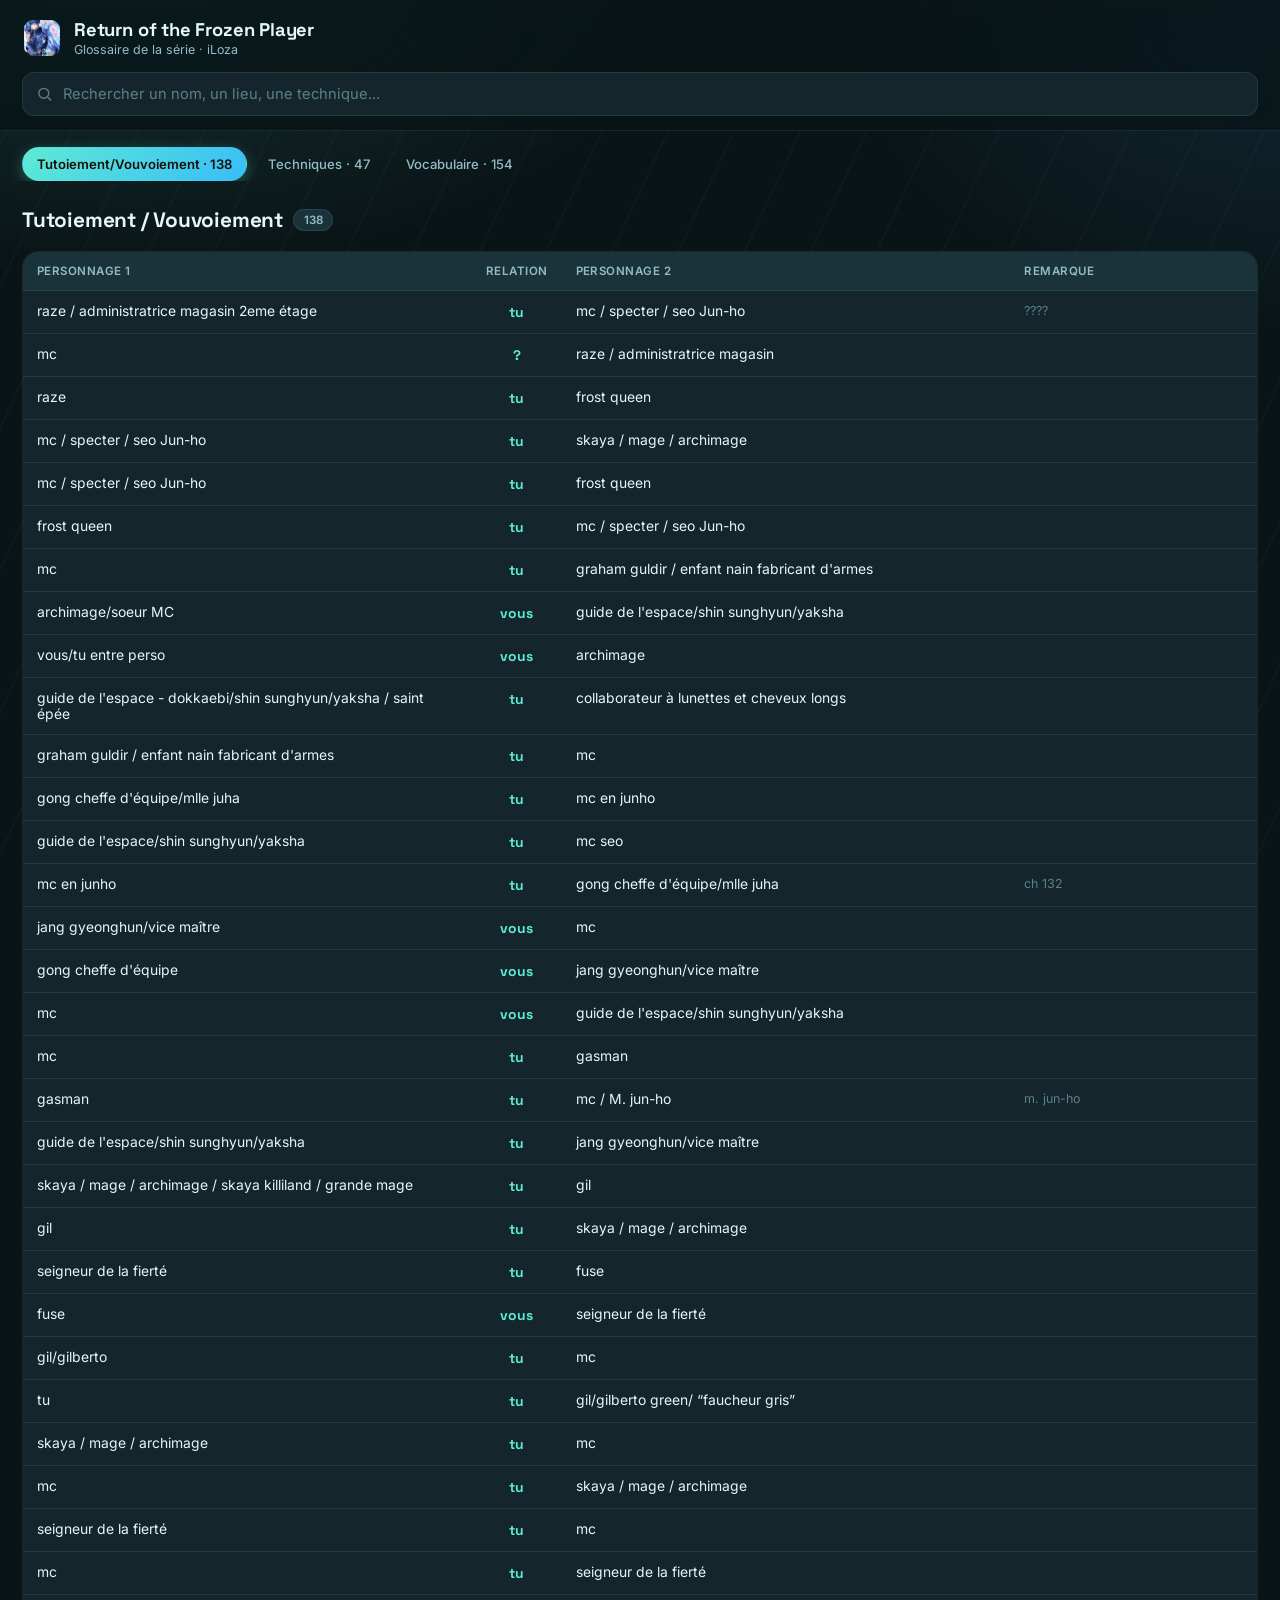
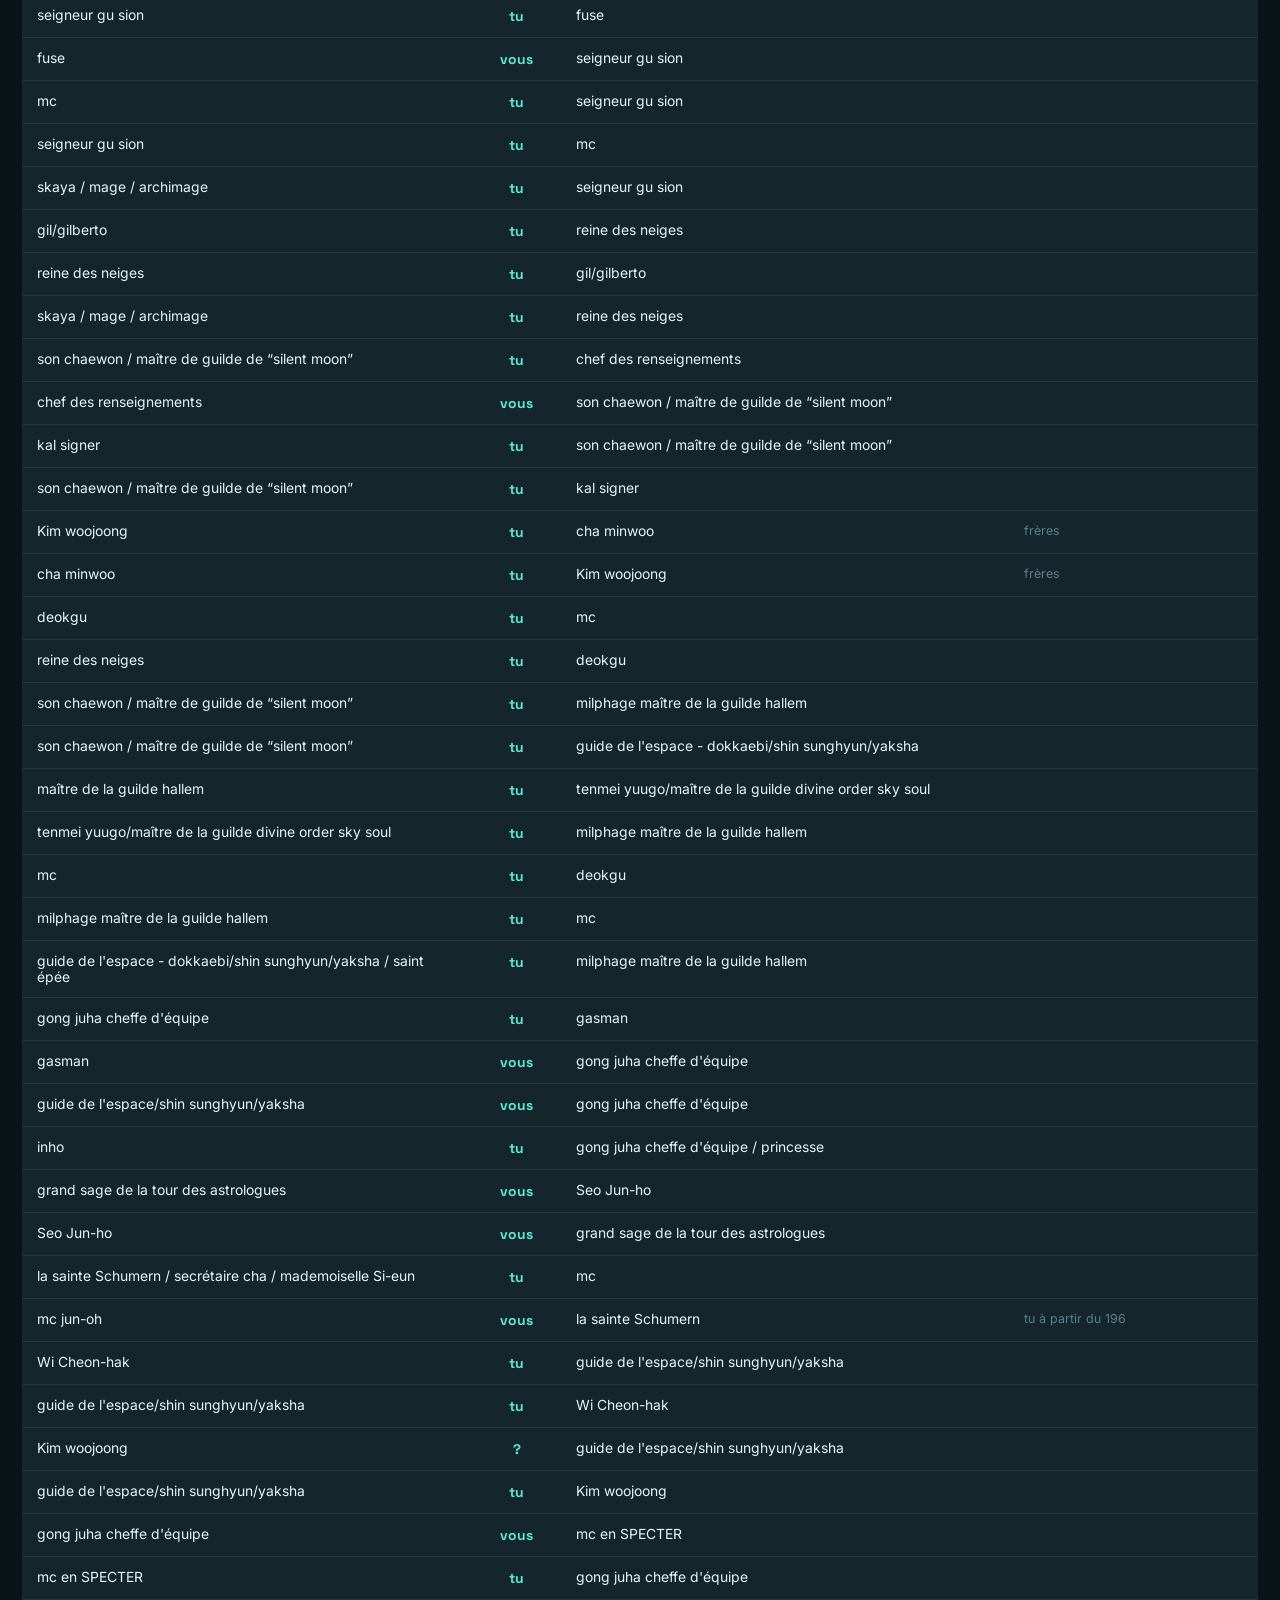
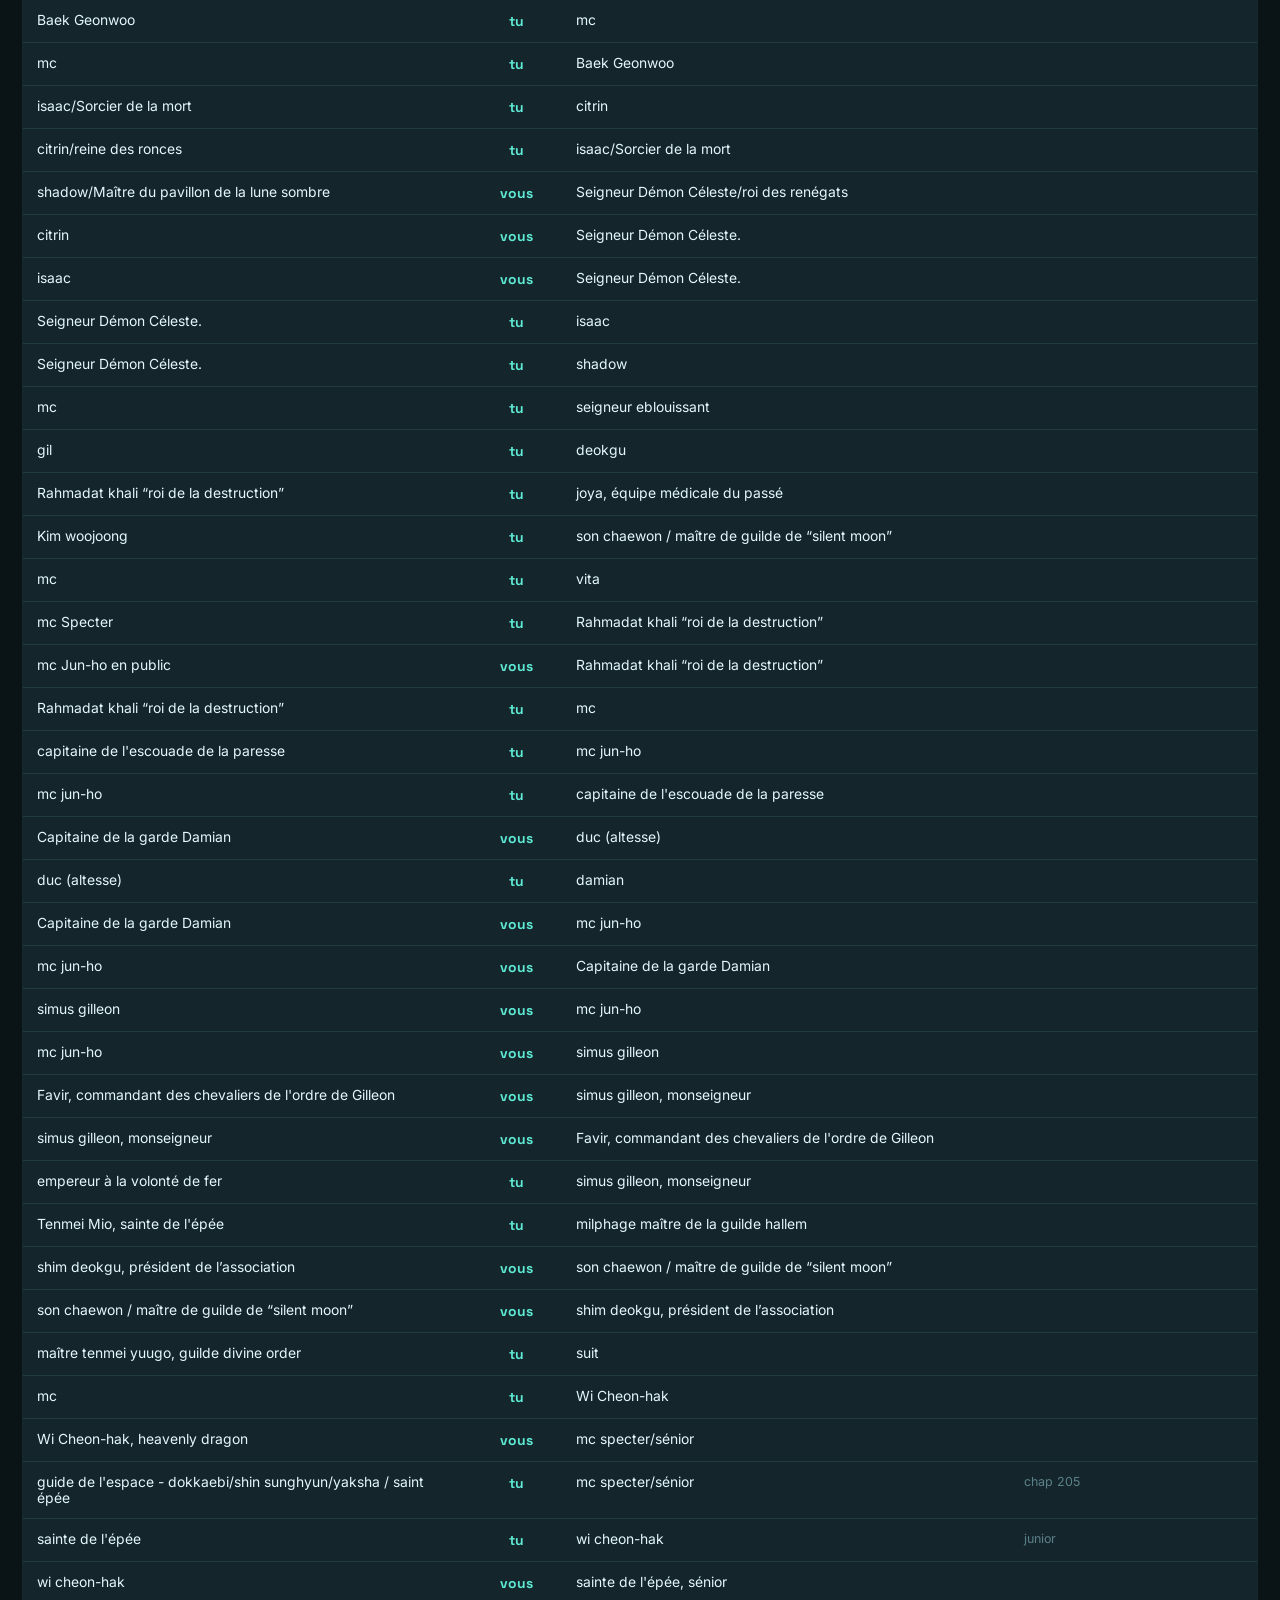
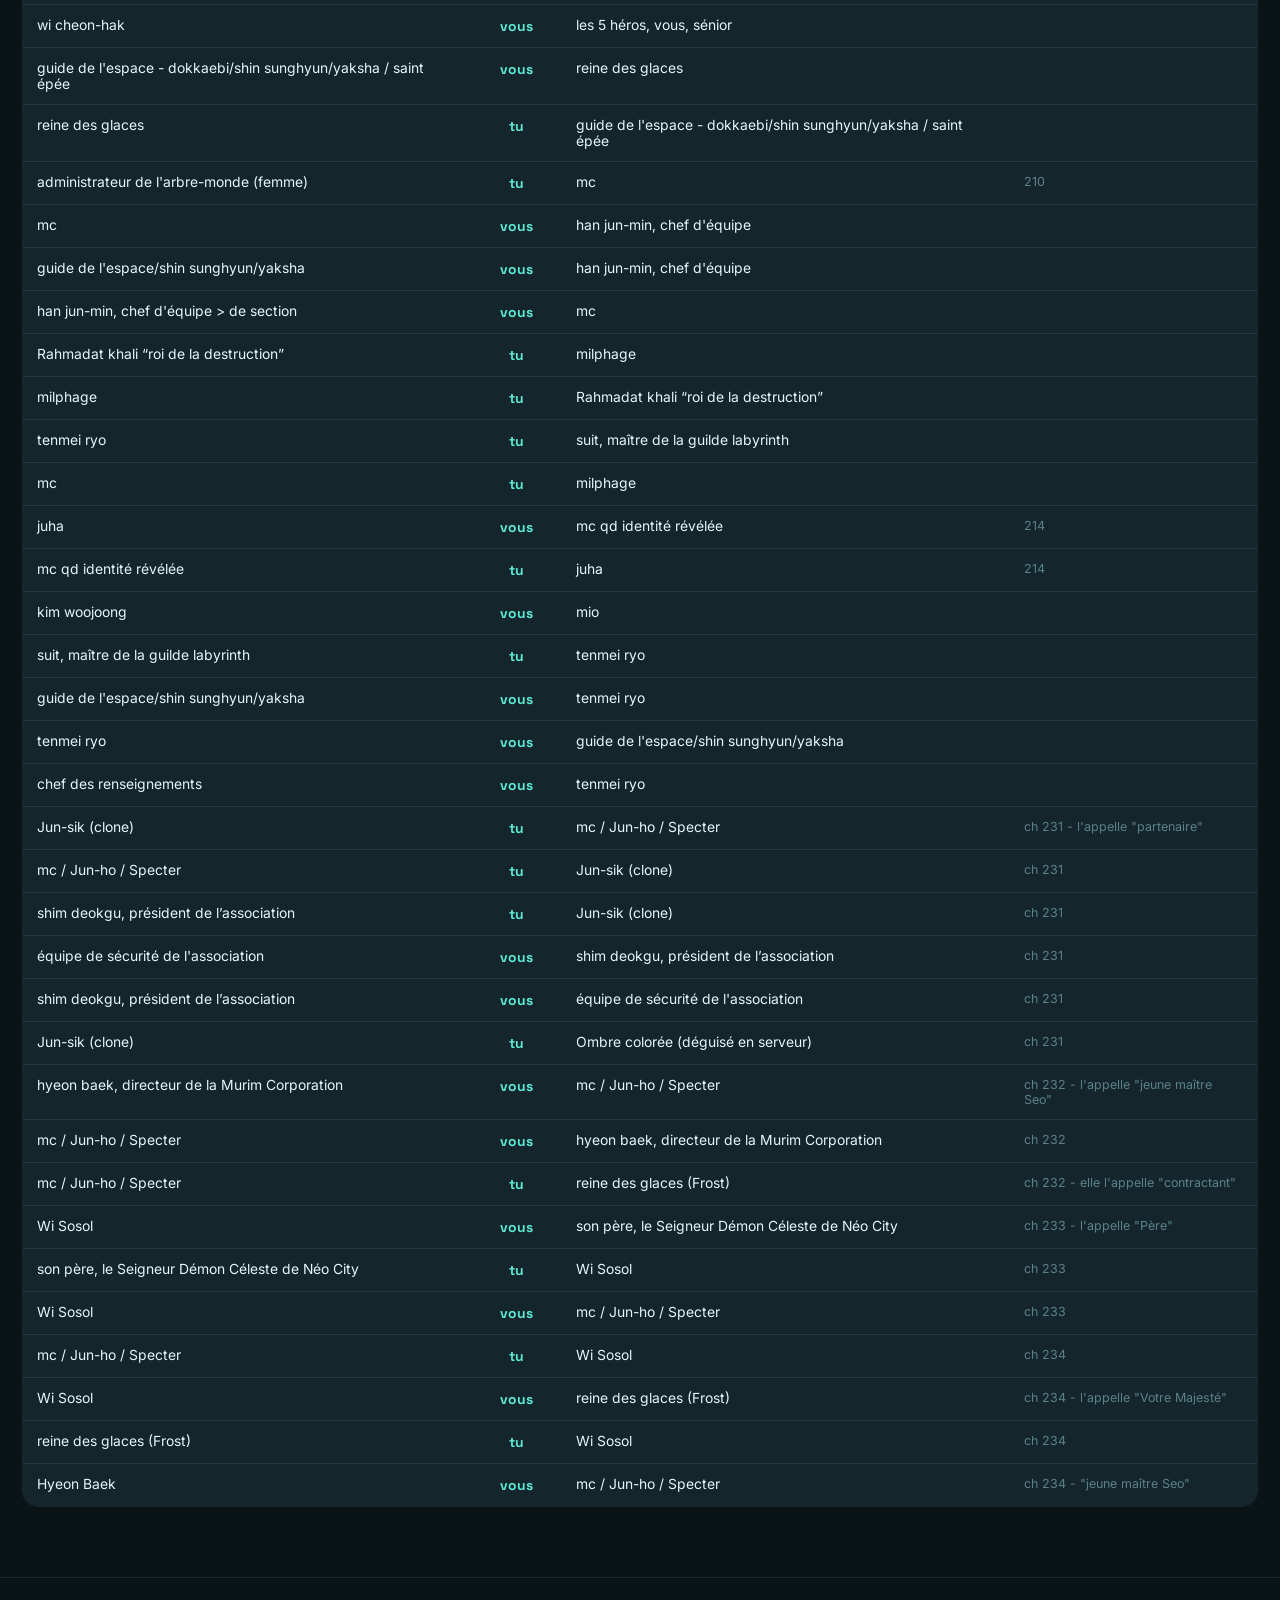
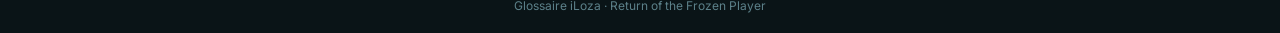
<file: glossaires/return-of-the-frozen-player.html>
<!DOCTYPE html>
<html lang="fr">
<head>
<meta charset="UTF-8">
<meta name="viewport" content="width=device-width, initial-scale=1, viewport-fit=cover">
<title>Glossaire — Return of the Frozen Player</title>
<meta name="theme-color" content="#0a1417">
<link rel="preconnect" href="https://fonts.googleapis.com">
<link href="https://fonts.googleapis.com/css2?family=Space+Grotesk:wght@400;500;600;700&family=Inter:wght@400;500;600&display=swap" rel="stylesheet">
<style>
:root {
  --bg: #0a1417;
  --bg-2: #0e1b20;
  --surface: #14262c;
  --surface-2: #1a323a;
  --border: rgba(150,230,255,0.10);
  --border-hover: rgba(150,230,255,0.28);
  --text: #e4f7fb;
  --text-dim: #93bcc6;
  --text-faint: #5c8089;
  --accent: #5eead4;
  --accent-2: #38bdf8;
  --accent-3: #2fa88a;
  --gold: #fde68a;
  --radius: 16px;
  --radius-sm: 10px;
  font-family: 'Inter', system-ui, sans-serif;
}
* { box-sizing: border-box; }
html, body { margin: 0; padding: 0; height: 100%; }
body {
  background: var(--bg);
  color: var(--text);
  padding-top: env(safe-area-inset-top, 0px);
  padding-bottom: env(safe-area-inset-bottom, 0px);
  background-image:
    radial-gradient(1000px 600px at 10% -10%, rgba(94,234,212,0.16), transparent 60%),
    radial-gradient(800px 600px at 100% 0%, rgba(56,189,248,0.12), transparent 55%),
    repeating-linear-gradient(115deg, rgba(150,230,255,0.025) 0px, rgba(150,230,255,0.025) 2px, transparent 2px, transparent 60px);
  background-attachment: fixed;
}
h1,h2,h3 { font-family: 'Space Grotesk', 'Inter', sans-serif; }
.ic { width: 14px; height: 14px; flex-shrink: 0; vertical-align: -2px; margin-right: 6px; color: var(--accent); }
.ic-lg { width: 34px; height: 34px; opacity: 0.35; color: var(--text-faint); }
header {
  position: sticky; top: 0; top: env(safe-area-inset-top, 0px);
  z-index: 30;
  background: rgba(10,20,23,0.78);
  backdrop-filter: blur(18px) saturate(140%);
  -webkit-backdrop-filter: blur(18px) saturate(140%);
  border-bottom: 1px solid var(--border);
  padding: 18px 22px 14px;
}
.header-top {
  display: flex; align-items: center; gap: 12px; justify-content: space-between;
  max-width: 1480px; margin: 0 auto;
}
.brand { display: flex; align-items: center; gap: 12px; }
.brand .logo {
  width: 40px; height: 40px; border-radius: 11px;
  background: linear-gradient(135deg, var(--accent), var(--accent-2));
  display: flex; align-items: center; justify-content: center;
  box-shadow: 0 4px 18px rgba(94,234,212,0.4);
  flex-shrink: 0;
}
.brand .logo svg { width: 22px; height: 22px; color: #1a0f08; }
.brand h1 {
  margin: 0; font-size: 1.15rem; font-weight: 700; letter-spacing: -0.01em; line-height: 1.2;
}
.brand .subtitle { margin: 0; font-size: 0.78rem; color: var(--text-dim); }
.search-wrap { max-width: 1480px; margin: 14px auto 0; position: relative; }
.search-wrap svg {
  position: absolute; left: 14px; top: 50%; transform: translateY(-50%);
  width: 17px; height: 17px; color: var(--text-faint); pointer-events: none;
}
#searchInput {
  width: 100%; padding: 12px 14px 12px 40px;
  border-radius: 12px; border: 1px solid var(--border);
  background: var(--surface); color: var(--text);
  font-family: inherit; font-size: 0.92rem;
  transition: border-color 0.15s, box-shadow 0.15s;
}
#searchInput::placeholder { color: var(--text-faint); }
#searchInput:focus {
  outline: none; border-color: var(--accent);
  box-shadow: 0 0 0 3px rgba(94,234,212,0.18);
}
nav.tabs {
  display: flex; gap: 6px; overflow-x: auto;
  padding: 12px 22px 0; margin-top: 4px;
  max-width: 1480px; margin-left: auto; margin-right: auto;
  scrollbar-width: none;
}
nav.tabs::-webkit-scrollbar { display: none; }
nav.tabs button {
  flex: 0 0 auto; background: transparent; color: var(--text-dim);
  border: 1px solid transparent; padding: 8px 14px; border-radius: 999px;
  font-family: 'Inter', sans-serif; font-size: 0.82rem; font-weight: 500;
  cursor: pointer; white-space: nowrap; transition: all 0.15s;
}
nav.tabs button:hover { color: var(--text); background: var(--surface); }
nav.tabs button.active {
  background: linear-gradient(135deg, var(--accent), var(--accent-2));
  color: #1a0f08; font-weight: 600;
  box-shadow: 0 4px 14px rgba(94,234,212,0.32);
}
main { max-width: 1480px; margin: 0 auto; padding: 26px 22px 70px; }
section.panel { display: none; }
section.panel.active { display: block; animation: fadein 0.3s ease; }
@keyframes fadein { from { opacity: 0; transform: translateY(6px); } to { opacity: 1; transform: translateY(0); } }
.section-title {
  font-size: 1.3rem; font-weight: 700; margin: 0 0 18px;
  display: flex; align-items: center; gap: 10px; letter-spacing: -0.01em;
}
.count-tag {
  font-size: 0.72rem; font-family: 'Inter', sans-serif; font-weight: 600;
  background: var(--surface-2); color: var(--text-dim);
  padding: 3px 10px; border-radius: 999px; border: 1px solid var(--border);
}
.grid { display: grid; grid-template-columns: repeat(auto-fill, minmax(200px, 1fr)); gap: 16px; }
.card {
  background: linear-gradient(160deg, var(--surface), var(--surface-2));
  border: 1px solid var(--border); border-radius: var(--radius);
  overflow: hidden; display: flex; flex-direction: column;
  transition: transform 0.18s, border-color 0.18s, box-shadow 0.18s;
}
.card:hover {
  transform: translateY(-4px); border-color: var(--border-hover);
  box-shadow: 0 14px 30px rgba(0,0,0,0.5);
}
.card-img {
  width: 100%; aspect-ratio: 4/3; background: var(--surface-2);
  display: flex; align-items: center; justify-content: center;
  overflow: hidden; position: relative;
}
.card-img::after {
  content: ''; position: absolute; inset: 0;
  background: linear-gradient(180deg, transparent 55%, rgba(20,12,6,0.5));
}
.card-img img { width: 100%; height: 100%; object-fit: cover; display: block; }
.noimg { display: flex; align-items: center; justify-content: center; }
.card-body { padding: 14px 16px 16px; flex: 1; }
.card-body h3 { margin: 0 0 8px; font-size: 1.02rem; font-weight: 600; color: var(--text); }
.badges { display: flex; gap: 6px; flex-wrap: wrap; margin-bottom: 8px; }
.badge {
  font-family: 'Inter', sans-serif; font-size: 0.66rem; font-weight: 600;
  padding: 3px 9px; border-radius: 999px;
  background: var(--surface-2); color: var(--text-dim);
  border: 1px solid var(--border); letter-spacing: 0.02em; text-transform: uppercase;
}
.badge.rang { background: linear-gradient(135deg, var(--accent-2), var(--gold)); color: #1a0f08; border: none; }
.badge.titre { background: linear-gradient(135deg, var(--accent-3), #1e8f7a); color: #06231c; border: none; }
.meta { display: flex; flex-direction: column; gap: 4px; font-size: 0.78rem; color: var(--text-dim); margin-bottom: 8px; }
.meta span { display: flex; align-items: center; }
.desc { font-size: 0.85rem; line-height: 1.5; margin: 6px 0 0; color: var(--text-dim); }
.char-card .desc {
  display: -webkit-box;
  -webkit-line-clamp: 3;
  line-clamp: 3;
  -webkit-box-orient: vertical;
  overflow: hidden;
}
.va-tag { font-size: 0.7rem; color: var(--gold); font-weight: 600; margin-bottom: 5px; letter-spacing: 0.02em; }
.table-wrap { overflow-x: auto; border-radius: var(--radius); border: 1px solid var(--border); }
table { width: 100%; border-collapse: collapse; background: var(--surface); font-size: 0.87rem; }
table th {
  background: var(--surface-2); color: var(--text-dim); padding: 12px 14px; text-align: left;
  font-family: 'Inter', sans-serif; font-size: 0.72rem; font-weight: 600;
  text-transform: uppercase; letter-spacing: 0.04em; border-bottom: 1px solid var(--border);
}
table td { padding: 12px 14px; border-bottom: 1px solid var(--border); vertical-align: top; color: var(--text); }
table tr:last-child td { border-bottom: none; }
table tr:hover td { background: var(--surface-2); }
td.rel { text-align: center; font-weight: 700; color: var(--accent); font-family: 'Space Grotesk', sans-serif; }
td.va { color: var(--text-faint); font-style: italic; }
td.vf { font-weight: 600; color: var(--text); }
td.pname { display: table-cell; }
.pname-inner {
  display: flex; align-items: center; gap: 8px;
}
.pname-avatar {
  width: 26px; height: 26px; border-radius: 50%;
  overflow: hidden; flex-shrink: 0; background: var(--surface-2);
  border: 1px solid var(--border);
  display: flex; align-items: center; justify-content: center;
}
.pname-avatar img { width: 100%; height: 100%; object-fit: cover; display: block; }
.pname-avatar svg { width: 14px; height: 14px; opacity: 0.3; }
.hist-item {
  display: flex; gap: 16px;
  background: linear-gradient(160deg, var(--surface), var(--surface-2));
  border: 1px solid var(--border); border-radius: var(--radius);
  padding: 16px 18px; margin-bottom: 12px; transition: border-color 0.15s;
}
.hist-item:hover { border-color: var(--border-hover); }
.hist-chap { flex: 0 0 118px; display: flex; flex-direction: column; gap: 6px; }
.chap-webtoon { font-weight: 700; color: var(--accent); font-size: 0.82rem; font-family: 'Space Grotesk', sans-serif; }
.chap-novel {
  font-size: 0.68rem; font-weight: 600; color: var(--accent-3);
  background: rgba(47,168,138,0.14); padding: 3px 8px; border-radius: 999px; width: fit-content;
}
.hist-body { flex: 1; }
.hist-desc { margin: 0 0 8px; font-size: 0.87rem; line-height: 1.55; color: var(--text); }
.hist-presence { font-size: 0.75rem; color: var(--text-dim); display: flex; align-items: center; }
footer {
  text-align: center; padding: 20px; font-size: 0.75rem; color: var(--text-faint);
  border-top: 1px solid var(--border);
}

.modal-overlay {
  position: fixed; inset: 0; z-index: 100;
  background: rgba(10,6,3,0.72);
  backdrop-filter: blur(6px);
  display: none;
  align-items: center; justify-content: center;
  padding: 20px;
  padding-top: calc(20px + env(safe-area-inset-top, 0px));
  padding-bottom: calc(20px + env(safe-area-inset-bottom, 0px));
}
.modal-overlay.open { display: flex; animation: fadein 0.2s ease; }
.modal-card {
  background: linear-gradient(165deg, var(--surface), var(--surface-2));
  border: 1px solid var(--border-hover);
  border-radius: 20px;
  max-width: 640px; width: 100%;
  max-height: 88vh; overflow-y: auto;
  box-shadow: 0 30px 70px rgba(0,0,0,0.6);
  position: relative;
}
.modal-head {
  display: flex; gap: 18px; align-items: flex-start;
  padding: 24px 24px 18px;
  border-bottom: 1px solid var(--border);
}
.modal-portrait {
  width: 96px; height: 96px; border-radius: 14px;
  overflow: hidden; flex-shrink: 0;
  background: var(--surface-2);
  border: 1px solid var(--border);
}
.modal-portrait img { width: 100%; height: 100%; object-fit: cover; display: block; }
.modal-portrait .noimg { width: 100%; height: 100%; }
.modal-title-wrap { flex: 1; min-width: 0; }
.modal-eyebrow {
  font-size: 0.68rem; text-transform: uppercase; letter-spacing: 0.08em;
  color: var(--text-faint); font-weight: 600; margin: 0 0 4px;
}
.modal-title-wrap h2 {
  margin: 0 0 8px; font-size: 1.4rem; font-weight: 700; color: var(--text);
}
.modal-close {
  position: absolute; top: 16px; right: 16px;
  width: 34px; height: 34px; border-radius: 10px;
  background: var(--surface-2); border: 1px solid var(--border);
  color: var(--text-dim); cursor: pointer;
  display: flex; align-items: center; justify-content: center;
  transition: background 0.15s, color 0.15s;
}
.modal-close:hover { background: var(--accent-2); color: #fff; }
.modal-close svg { width: 16px; height: 16px; }
.modal-body { padding: 20px 24px 26px; }
.modal-desc {
  font-size: 0.9rem; line-height: 1.6; color: var(--text-dim);
  margin: 0 0 22px;
}
.modal-meta-row {
  display: flex; flex-direction: column; gap: 6px;
  font-size: 0.82rem; color: var(--text-dim); margin-bottom: 4px;
}
.modal-meta-row span { display: flex; align-items: center; }
.modal-section {
  margin-top: 22px;
}
.modal-section h4 {
  font-size: 0.78rem; text-transform: uppercase; letter-spacing: 0.06em;
  font-weight: 700; color: var(--accent);
  margin: 0 0 12px;
  padding-bottom: 8px; border-bottom: 1px solid var(--border);
}
.rel-grid {
  display: flex; flex-wrap: wrap; gap: 8px;
}
.rel-chip {
  display: flex; align-items: center; gap: 8px;
  background: var(--surface); border: 1px solid var(--border);
  border-radius: 999px; padding: 5px 12px 5px 5px;
  font-size: 0.82rem; color: var(--text);
  transition: border-color 0.15s;
}
.rel-chip:hover { border-color: var(--border-hover); }
.rel-avatar {
  width: 26px; height: 26px; border-radius: 50%;
  overflow: hidden; flex-shrink: 0; background: var(--surface-2);
  display: flex; align-items: center; justify-content: center;
}
.rel-avatar img { width: 100%; height: 100%; object-fit: cover; }
.rel-avatar svg { width: 14px; height: 14px; opacity: 0.3; }
.rel-label {
  font-weight: 700; font-size: 0.7rem; text-transform: uppercase;
  color: var(--gold); margin-left: 2px;
}
.tech-list { display: flex; flex-direction: column; gap: 8px; }
.tech-item {
  background: var(--surface); border: 1px solid var(--border);
  border-radius: 12px; padding: 10px 14px;
}
.tech-item .tech-names {
  display: flex; align-items: baseline; gap: 8px; margin-bottom: 3px;
}
.tech-item .tech-vf { font-weight: 700; color: var(--text); font-size: 0.9rem; }
.tech-item .tech-va { font-size: 0.72rem; color: var(--text-faint); font-style: italic; }
.tech-item .tech-details { font-size: 0.8rem; color: var(--text-dim); margin: 0; }
.modal-empty { font-size: 0.82rem; color: var(--text-faint); font-style: italic; }
.char-card { cursor: pointer; }


.hero-banner {
  width: 100%;
  aspect-ratio: 2033 / 457;
  max-height: 260px;
  overflow: hidden;
  position: relative;
}
.hero-banner img {
  width: 100%; height: 100%; object-fit: cover; display: block;
}
.hero-banner::after {
  content: '';
  position: absolute; inset: 0;
  background: linear-gradient(180deg, rgba(10,20,23,0) 45%, rgba(10,20,23,0.95) 100%);
}


.logo.logo-img { background: transparent; box-shadow: none; padding: 2px; }
.logo.logo-img img { width: 100%; height: 100%; object-fit: contain; }


.hist-item { align-items: stretch; }
.hist-loc-img {
  flex: 0 0 84px;
  width: 84px; height: 84px;
  border-radius: 12px;
  overflow: hidden;
  background: var(--surface-2);
  display: flex; align-items: center; justify-content: center;
  border: 1px solid var(--border);
}
.hist-loc-img img { width: 100%; height: 100%; object-fit: cover; display: block; }
.hist-loc-img .noimg svg { width: 28px; height: 28px; opacity: 0.3; color: var(--text-faint); }
.chap-lieu {
  font-size: 0.68rem; color: var(--text-dim);
  display: flex; align-items: center; gap: 4px;
}


.hist-item { align-items: stretch; }
.hist-loc-img {
  flex: 0 0 84px;
  width: 84px; height: 84px;
  border-radius: 12px;
  overflow: hidden;
  background: var(--surface-2);
  display: flex; align-items: center; justify-content: center;
  border: 1px solid var(--border);
}
.hist-loc-img img { width: 100%; height: 100%; object-fit: cover; display: block; }
.hist-loc-img .noimg svg { width: 28px; height: 28px; opacity: 0.3; color: var(--text-faint); }
.chap-lieu {
  font-size: 0.68rem; color: var(--text-dim);
}


.card-img.ph { aspect-ratio: auto; height: 96px; }
.card-img.ph .initials { font-family: 'Space Grotesk', sans-serif; font-weight: 700; font-size: 2rem; color: var(--accent); opacity: .85; z-index: 1; }
.card-img.ph::after { display: none; }
.rel-label-s { font-weight: 700; font-size: 0.7rem; text-transform: uppercase; color: var(--gold); }
.tuto-note { color: var(--text-faint); font-size: .78rem; }
.count-line { color: var(--text-faint); font-size: .8rem; margin: -8px 0 14px; }
</style>
</head>
<body>
<header>
  <div class="header-top">
    <div class="brand">
      <div class="logo logo-img"><img src="../covers/return-of-the-frozen-player.webp" alt="" style="border-radius:9px;object-fit:cover"></div>
      <div>
        <h1>Return of the Frozen Player</h1>
        <p class="subtitle">Glossaire de la série · iLoza</p>
      </div>
    </div>
  </div>
  <div class="search-wrap">
    <svg viewBox="0 0 24 24" fill="none" stroke="currentColor" stroke-width="2"><circle cx="11" cy="11" r="7"/><line x1="21" y1="21" x2="16.65" y2="16.65"/></svg>
    <input type="search" id="searchInput" placeholder="Rechercher un nom, un lieu, une technique...">
  </div>
</header>
<nav class="tabs" id="tabs"><button data-target="tuto" class="active">Tutoiement/Vouvoiement · 138</button><button data-target="techniques">Techniques · 47</button><button data-target="vocabulaire">Vocabulaire · 154</button></nav>
<main>
<section class="panel active" id="tuto"><h2 class="section-title">Tutoiement / Vouvoiement <span class="count-tag">138</span></h2><div class="table-wrap"><table><thead><tr><th>Personnage 1</th><th>Relation</th><th>Personnage 2</th><th>Remarque</th></tr></thead><tbody><tr data-search="raze / administratrice magasin  2eme  étage mc / specter / seo Jun-ho tu"><td class="pname">raze / administratrice magasin  2eme  étage</td><td class="rel">tu</td><td class="pname">mc / specter / seo Jun-ho</td><td class="tuto-note">????</td></tr><tr data-search="mc raze / administratrice magasin "><td class="pname">mc</td><td class="rel">?</td><td class="pname">raze / administratrice magasin</td><td class="tuto-note"></td></tr><tr data-search="raze frost queen tu"><td class="pname">raze</td><td class="rel">tu</td><td class="pname">frost queen</td><td class="tuto-note"></td></tr><tr data-search="mc / specter / seo Jun-ho skaya / mage / archimage tu"><td class="pname">mc / specter / seo Jun-ho</td><td class="rel">tu</td><td class="pname">skaya / mage / archimage</td><td class="tuto-note"></td></tr><tr data-search="mc / specter / seo Jun-ho frost queen tu"><td class="pname">mc / specter / seo Jun-ho</td><td class="rel">tu</td><td class="pname">frost queen</td><td class="tuto-note"></td></tr><tr data-search="frost queen mc / specter / seo Jun-ho tu"><td class="pname">frost queen</td><td class="rel">tu</td><td class="pname">mc / specter / seo Jun-ho</td><td class="tuto-note"></td></tr><tr data-search="mc graham guldir / enfant nain fabricant d&#x27;armes tu"><td class="pname">mc</td><td class="rel">tu</td><td class="pname">graham guldir / enfant nain fabricant d&#x27;armes</td><td class="tuto-note"></td></tr><tr data-search="archimage/soeur MC guide de l&#x27;espace/shin sunghyun/yaksha vous"><td class="pname">archimage/soeur MC</td><td class="rel">vous</td><td class="pname">guide de l&#x27;espace/shin sunghyun/yaksha</td><td class="tuto-note"></td></tr><tr data-search="vous/tu entre perso archimage vous"><td class="pname">vous/tu entre perso</td><td class="rel">vous</td><td class="pname">archimage</td><td class="tuto-note"></td></tr><tr data-search="guide de l&#x27;espace - dokkaebi/shin sunghyun/yaksha / saint épée collaborateur à lunettes et cheveux longs tu"><td class="pname">guide de l&#x27;espace - dokkaebi/shin sunghyun/yaksha / saint épée</td><td class="rel">tu</td><td class="pname">collaborateur à lunettes et cheveux longs</td><td class="tuto-note"></td></tr><tr data-search="graham guldir / enfant nain fabricant d&#x27;armes mc tu"><td class="pname">graham guldir / enfant nain fabricant d&#x27;armes</td><td class="rel">tu</td><td class="pname">mc</td><td class="tuto-note"></td></tr><tr data-search="gong cheffe d&#x27;équipe/mlle juha mc en junho tu"><td class="pname">gong cheffe d&#x27;équipe/mlle juha</td><td class="rel">tu</td><td class="pname">mc en junho</td><td class="tuto-note"></td></tr><tr data-search="guide de l&#x27;espace/shin sunghyun/yaksha mc seo tu"><td class="pname">guide de l&#x27;espace/shin sunghyun/yaksha</td><td class="rel">tu</td><td class="pname">mc seo</td><td class="tuto-note"></td></tr><tr data-search="mc en junho gong cheffe d&#x27;équipe/mlle juha tu"><td class="pname">mc en junho</td><td class="rel">tu</td><td class="pname">gong cheffe d&#x27;équipe/mlle juha</td><td class="tuto-note">ch 132</td></tr><tr data-search="jang gyeonghun/vice maître mc vous"><td class="pname">jang gyeonghun/vice maître</td><td class="rel">vous</td><td class="pname">mc</td><td class="tuto-note"></td></tr><tr data-search="gong cheffe d&#x27;équipe jang gyeonghun/vice maître vous"><td class="pname">gong cheffe d&#x27;équipe</td><td class="rel">vous</td><td class="pname">jang gyeonghun/vice maître</td><td class="tuto-note"></td></tr><tr data-search="mc guide de l&#x27;espace/shin sunghyun/yaksha vous"><td class="pname">mc</td><td class="rel">vous</td><td class="pname">guide de l&#x27;espace/shin sunghyun/yaksha</td><td class="tuto-note"></td></tr><tr data-search="mc gasman tu"><td class="pname">mc</td><td class="rel">tu</td><td class="pname">gasman</td><td class="tuto-note"></td></tr><tr data-search="gasman mc / M. jun-ho tu"><td class="pname">gasman</td><td class="rel">tu</td><td class="pname">mc / M. jun-ho</td><td class="tuto-note">m. jun-ho</td></tr><tr data-search="guide de l&#x27;espace/shin sunghyun/yaksha jang gyeonghun/vice maître tu"><td class="pname">guide de l&#x27;espace/shin sunghyun/yaksha</td><td class="rel">tu</td><td class="pname">jang gyeonghun/vice maître</td><td class="tuto-note"></td></tr><tr data-search="skaya / mage / archimage / skaya killiland / grande mage gil tu"><td class="pname">skaya / mage / archimage / skaya killiland / grande mage</td><td class="rel">tu</td><td class="pname">gil</td><td class="tuto-note"></td></tr><tr data-search="gil skaya / mage / archimage tu"><td class="pname">gil</td><td class="rel">tu</td><td class="pname">skaya / mage / archimage</td><td class="tuto-note"></td></tr><tr data-search="seigneur de la fierté fuse tu"><td class="pname">seigneur de la fierté</td><td class="rel">tu</td><td class="pname">fuse</td><td class="tuto-note"></td></tr><tr data-search="fuse seigneur de la fierté vous"><td class="pname">fuse</td><td class="rel">vous</td><td class="pname">seigneur de la fierté</td><td class="tuto-note"></td></tr><tr data-search="gil/gilberto mc tu"><td class="pname">gil/gilberto</td><td class="rel">tu</td><td class="pname">mc</td><td class="tuto-note"></td></tr><tr data-search="tu gil/gilberto green/ “faucheur gris” tu"><td class="pname">tu</td><td class="rel">tu</td><td class="pname">gil/gilberto green/ “faucheur gris”</td><td class="tuto-note"></td></tr><tr data-search="skaya / mage / archimage mc tu"><td class="pname">skaya / mage / archimage</td><td class="rel">tu</td><td class="pname">mc</td><td class="tuto-note"></td></tr><tr data-search="mc skaya / mage / archimage tu"><td class="pname">mc</td><td class="rel">tu</td><td class="pname">skaya / mage / archimage</td><td class="tuto-note"></td></tr><tr data-search="seigneur de la fierté mc tu"><td class="pname">seigneur de la fierté</td><td class="rel">tu</td><td class="pname">mc</td><td class="tuto-note"></td></tr><tr data-search="mc seigneur de la fierté tu"><td class="pname">mc</td><td class="rel">tu</td><td class="pname">seigneur de la fierté</td><td class="tuto-note"></td></tr><tr data-search="seigneur gu sion fuse tu"><td class="pname">seigneur gu sion</td><td class="rel">tu</td><td class="pname">fuse</td><td class="tuto-note"></td></tr><tr data-search="fuse seigneur gu sion vous"><td class="pname">fuse</td><td class="rel">vous</td><td class="pname">seigneur gu sion</td><td class="tuto-note"></td></tr><tr data-search="mc seigneur gu sion tu"><td class="pname">mc</td><td class="rel">tu</td><td class="pname">seigneur gu sion</td><td class="tuto-note"></td></tr><tr data-search="seigneur gu sion mc tu"><td class="pname">seigneur gu sion</td><td class="rel">tu</td><td class="pname">mc</td><td class="tuto-note"></td></tr><tr data-search="skaya / mage / archimage seigneur gu sion tu"><td class="pname">skaya / mage / archimage</td><td class="rel">tu</td><td class="pname">seigneur gu sion</td><td class="tuto-note"></td></tr><tr data-search="gil/gilberto reine des neiges tu"><td class="pname">gil/gilberto</td><td class="rel">tu</td><td class="pname">reine des neiges</td><td class="tuto-note"></td></tr><tr data-search="reine des neiges gil/gilberto tu"><td class="pname">reine des neiges</td><td class="rel">tu</td><td class="pname">gil/gilberto</td><td class="tuto-note"></td></tr><tr data-search="skaya / mage / archimage reine des neiges tu"><td class="pname">skaya / mage / archimage</td><td class="rel">tu</td><td class="pname">reine des neiges</td><td class="tuto-note"></td></tr><tr data-search="son chaewon / maître de guilde de “silent moon” chef des renseignements tu"><td class="pname">son chaewon / maître de guilde de “silent moon”</td><td class="rel">tu</td><td class="pname">chef des renseignements</td><td class="tuto-note"></td></tr><tr data-search="chef des renseignements son chaewon / maître de guilde de “silent moon” vous"><td class="pname">chef des renseignements</td><td class="rel">vous</td><td class="pname">son chaewon / maître de guilde de “silent moon”</td><td class="tuto-note"></td></tr><tr data-search="kal signer son chaewon / maître de guilde de “silent moon” tu"><td class="pname">kal signer</td><td class="rel">tu</td><td class="pname">son chaewon / maître de guilde de “silent moon”</td><td class="tuto-note"></td></tr><tr data-search="son chaewon / maître de guilde de “silent moon” kal signer tu"><td class="pname">son chaewon / maître de guilde de “silent moon”</td><td class="rel">tu</td><td class="pname">kal signer</td><td class="tuto-note"></td></tr><tr data-search="Kim woojoong cha minwoo tu"><td class="pname">Kim woojoong</td><td class="rel">tu</td><td class="pname">cha minwoo</td><td class="tuto-note">frères</td></tr><tr data-search="cha minwoo Kim woojoong tu"><td class="pname">cha minwoo</td><td class="rel">tu</td><td class="pname">Kim woojoong</td><td class="tuto-note">frères</td></tr><tr data-search="deokgu mc tu"><td class="pname">deokgu</td><td class="rel">tu</td><td class="pname">mc</td><td class="tuto-note"></td></tr><tr data-search="reine des neiges deokgu tu"><td class="pname">reine des neiges</td><td class="rel">tu</td><td class="pname">deokgu</td><td class="tuto-note"></td></tr><tr data-search="son chaewon / maître de guilde de “silent moon” milphage maître de la guilde hallem tu"><td class="pname">son chaewon / maître de guilde de “silent moon”</td><td class="rel">tu</td><td class="pname">milphage maître de la guilde hallem</td><td class="tuto-note"></td></tr><tr data-search="son chaewon / maître de guilde de “silent moon” guide de l&#x27;espace - dokkaebi/shin sunghyun/yaksha tu"><td class="pname">son chaewon / maître de guilde de “silent moon”</td><td class="rel">tu</td><td class="pname">guide de l&#x27;espace - dokkaebi/shin sunghyun/yaksha</td><td class="tuto-note"></td></tr><tr data-search="maître de la guilde hallem tenmei yuugo/maître de la guilde divine order sky soul tu"><td class="pname">maître de la guilde hallem</td><td class="rel">tu</td><td class="pname">tenmei yuugo/maître de la guilde divine order sky soul</td><td class="tuto-note"></td></tr><tr data-search="tenmei yuugo/maître de la guilde divine order sky soul milphage maître de la guilde hallem tu"><td class="pname">tenmei yuugo/maître de la guilde divine order sky soul</td><td class="rel">tu</td><td class="pname">milphage maître de la guilde hallem</td><td class="tuto-note"></td></tr><tr data-search="mc deokgu tu"><td class="pname">mc</td><td class="rel">tu</td><td class="pname">deokgu</td><td class="tuto-note"></td></tr><tr data-search="milphage maître de la guilde hallem mc tu"><td class="pname">milphage maître de la guilde hallem</td><td class="rel">tu</td><td class="pname">mc</td><td class="tuto-note"></td></tr><tr data-search="guide de l&#x27;espace - dokkaebi/shin sunghyun/yaksha / saint épée milphage maître de la guilde hallem tu"><td class="pname">guide de l&#x27;espace - dokkaebi/shin sunghyun/yaksha / saint épée</td><td class="rel">tu</td><td class="pname">milphage maître de la guilde hallem</td><td class="tuto-note"></td></tr><tr data-search="gong  juha cheffe d&#x27;équipe gasman tu"><td class="pname">gong  juha cheffe d&#x27;équipe</td><td class="rel">tu</td><td class="pname">gasman</td><td class="tuto-note"></td></tr><tr data-search="gasman gong  juha cheffe d&#x27;équipe vous"><td class="pname">gasman</td><td class="rel">vous</td><td class="pname">gong  juha cheffe d&#x27;équipe</td><td class="tuto-note"></td></tr><tr data-search="guide de l&#x27;espace/shin sunghyun/yaksha gong  juha cheffe d&#x27;équipe vous"><td class="pname">guide de l&#x27;espace/shin sunghyun/yaksha</td><td class="rel">vous</td><td class="pname">gong  juha cheffe d&#x27;équipe</td><td class="tuto-note"></td></tr><tr data-search="inho gong  juha cheffe d&#x27;équipe / princesse tu"><td class="pname">inho</td><td class="rel">tu</td><td class="pname">gong  juha cheffe d&#x27;équipe / princesse</td><td class="tuto-note"></td></tr><tr data-search="grand sage de la tour des astrologues Seo Jun-ho vous"><td class="pname">grand sage de la tour des astrologues</td><td class="rel">vous</td><td class="pname">Seo Jun-ho</td><td class="tuto-note"></td></tr><tr data-search="Seo Jun-ho grand sage de la tour des astrologues vous"><td class="pname">Seo Jun-ho</td><td class="rel">vous</td><td class="pname">grand sage de la tour des astrologues</td><td class="tuto-note"></td></tr><tr data-search="la sainte Schumern / secrétaire cha / mademoiselle Si-eun mc tu"><td class="pname">la sainte Schumern / secrétaire cha / mademoiselle Si-eun</td><td class="rel">tu</td><td class="pname">mc</td><td class="tuto-note"></td></tr><tr data-search="mc jun-oh la sainte Schumern vous"><td class="pname">mc jun-oh</td><td class="rel">vous</td><td class="pname">la sainte Schumern</td><td class="tuto-note">tu à partir du 196</td></tr><tr data-search="Wi Cheon-hak guide de l&#x27;espace/shin sunghyun/yaksha tu"><td class="pname">Wi Cheon-hak</td><td class="rel">tu</td><td class="pname">guide de l&#x27;espace/shin sunghyun/yaksha</td><td class="tuto-note"></td></tr><tr data-search="guide de l&#x27;espace/shin sunghyun/yaksha Wi Cheon-hak tu"><td class="pname">guide de l&#x27;espace/shin sunghyun/yaksha</td><td class="rel">tu</td><td class="pname">Wi Cheon-hak</td><td class="tuto-note"></td></tr><tr data-search="Kim woojoong guide de l&#x27;espace/shin sunghyun/yaksha "><td class="pname">Kim woojoong</td><td class="rel">?</td><td class="pname">guide de l&#x27;espace/shin sunghyun/yaksha</td><td class="tuto-note"></td></tr><tr data-search="guide de l&#x27;espace/shin sunghyun/yaksha Kim woojoong tu"><td class="pname">guide de l&#x27;espace/shin sunghyun/yaksha</td><td class="rel">tu</td><td class="pname">Kim woojoong</td><td class="tuto-note"></td></tr><tr data-search="gong  juha cheffe d&#x27;équipe mc en SPECTER vous"><td class="pname">gong  juha cheffe d&#x27;équipe</td><td class="rel">vous</td><td class="pname">mc en SPECTER</td><td class="tuto-note"></td></tr><tr data-search="mc en SPECTER gong  juha cheffe d&#x27;équipe tu"><td class="pname">mc en SPECTER</td><td class="rel">tu</td><td class="pname">gong  juha cheffe d&#x27;équipe</td><td class="tuto-note"></td></tr><tr data-search="Baek Geonwoo mc tu"><td class="pname">Baek Geonwoo</td><td class="rel">tu</td><td class="pname">mc</td><td class="tuto-note"></td></tr><tr data-search="mc Baek Geonwoo tu"><td class="pname">mc</td><td class="rel">tu</td><td class="pname">Baek Geonwoo</td><td class="tuto-note"></td></tr><tr data-search="isaac/Sorcier de la mort citrin tu"><td class="pname">isaac/Sorcier de la mort</td><td class="rel">tu</td><td class="pname">citrin</td><td class="tuto-note"></td></tr><tr data-search="citrin/reine des ronces isaac/Sorcier de la mort tu"><td class="pname">citrin/reine des ronces</td><td class="rel">tu</td><td class="pname">isaac/Sorcier de la mort</td><td class="tuto-note"></td></tr><tr data-search="shadow/Maître du pavillon de la lune sombre Seigneur Démon Céleste/roi des renégats vous"><td class="pname">shadow/Maître du pavillon de la lune sombre</td><td class="rel">vous</td><td class="pname">Seigneur Démon Céleste/roi des renégats</td><td class="tuto-note"></td></tr><tr data-search="citrin Seigneur Démon Céleste. vous"><td class="pname">citrin</td><td class="rel">vous</td><td class="pname">Seigneur Démon Céleste.</td><td class="tuto-note"></td></tr><tr data-search="isaac Seigneur Démon Céleste. vous"><td class="pname">isaac</td><td class="rel">vous</td><td class="pname">Seigneur Démon Céleste.</td><td class="tuto-note"></td></tr><tr data-search="Seigneur Démon Céleste. isaac tu"><td class="pname">Seigneur Démon Céleste.</td><td class="rel">tu</td><td class="pname">isaac</td><td class="tuto-note"></td></tr><tr data-search="Seigneur Démon Céleste. shadow tu"><td class="pname">Seigneur Démon Céleste.</td><td class="rel">tu</td><td class="pname">shadow</td><td class="tuto-note"></td></tr><tr data-search="mc seigneur eblouissant tu"><td class="pname">mc</td><td class="rel">tu</td><td class="pname">seigneur eblouissant</td><td class="tuto-note"></td></tr><tr data-search="gil deokgu tu"><td class="pname">gil</td><td class="rel">tu</td><td class="pname">deokgu</td><td class="tuto-note"></td></tr><tr data-search="Rahmadat khali “roi de la destruction” joya, équipe médicale du passé tu"><td class="pname">Rahmadat khali “roi de la destruction”</td><td class="rel">tu</td><td class="pname">joya, équipe médicale du passé</td><td class="tuto-note"></td></tr><tr data-search="Kim woojoong son chaewon / maître de guilde de “silent moon” tu"><td class="pname">Kim woojoong</td><td class="rel">tu</td><td class="pname">son chaewon / maître de guilde de “silent moon”</td><td class="tuto-note"></td></tr><tr data-search="mc vita tu"><td class="pname">mc</td><td class="rel">tu</td><td class="pname">vita</td><td class="tuto-note"></td></tr><tr data-search="mc Specter Rahmadat khali “roi de la destruction” tu"><td class="pname">mc Specter</td><td class="rel">tu</td><td class="pname">Rahmadat khali “roi de la destruction”</td><td class="tuto-note"></td></tr><tr data-search="mc Jun-ho en public Rahmadat khali “roi de la destruction” vous"><td class="pname">mc Jun-ho en public</td><td class="rel">vous</td><td class="pname">Rahmadat khali “roi de la destruction”</td><td class="tuto-note"></td></tr><tr data-search="Rahmadat khali “roi de la destruction” mc tu"><td class="pname">Rahmadat khali “roi de la destruction”</td><td class="rel">tu</td><td class="pname">mc</td><td class="tuto-note"></td></tr><tr data-search="capitaine de l&#x27;escouade de la paresse mc jun-ho tu"><td class="pname">capitaine de l&#x27;escouade de la paresse</td><td class="rel">tu</td><td class="pname">mc jun-ho</td><td class="tuto-note"></td></tr><tr data-search="mc jun-ho capitaine de l&#x27;escouade de la paresse tu"><td class="pname">mc jun-ho</td><td class="rel">tu</td><td class="pname">capitaine de l&#x27;escouade de la paresse</td><td class="tuto-note"></td></tr><tr data-search="Capitaine de la garde Damian duc (altesse) vous"><td class="pname">Capitaine de la garde Damian</td><td class="rel">vous</td><td class="pname">duc (altesse)</td><td class="tuto-note"></td></tr><tr data-search="duc (altesse) damian tu"><td class="pname">duc (altesse)</td><td class="rel">tu</td><td class="pname">damian</td><td class="tuto-note"></td></tr><tr data-search="Capitaine de la garde Damian mc jun-ho vous"><td class="pname">Capitaine de la garde Damian</td><td class="rel">vous</td><td class="pname">mc jun-ho</td><td class="tuto-note"></td></tr><tr data-search="mc jun-ho Capitaine de la garde Damian vous"><td class="pname">mc jun-ho</td><td class="rel">vous</td><td class="pname">Capitaine de la garde Damian</td><td class="tuto-note"></td></tr><tr data-search="simus gilleon mc jun-ho vous"><td class="pname">simus gilleon</td><td class="rel">vous</td><td class="pname">mc jun-ho</td><td class="tuto-note"></td></tr><tr data-search="mc jun-ho simus gilleon vous"><td class="pname">mc jun-ho</td><td class="rel">vous</td><td class="pname">simus gilleon</td><td class="tuto-note"></td></tr><tr data-search="Favir, commandant des chevaliers de l&#x27;ordre de Gilleon simus gilleon, monseigneur vous"><td class="pname">Favir, commandant des chevaliers de l&#x27;ordre de Gilleon</td><td class="rel">vous</td><td class="pname">simus gilleon, monseigneur</td><td class="tuto-note"></td></tr><tr data-search="simus gilleon, monseigneur Favir, commandant des chevaliers de l&#x27;ordre de Gilleon vous"><td class="pname">simus gilleon, monseigneur</td><td class="rel">vous</td><td class="pname">Favir, commandant des chevaliers de l&#x27;ordre de Gilleon</td><td class="tuto-note"></td></tr><tr data-search="empereur à la volonté de fer simus gilleon, monseigneur tu"><td class="pname">empereur à la volonté de fer</td><td class="rel">tu</td><td class="pname">simus gilleon, monseigneur</td><td class="tuto-note"></td></tr><tr data-search="Tenmei Mio, sainte de l&#x27;épée milphage maître de la guilde hallem tu"><td class="pname">Tenmei Mio, sainte de l&#x27;épée</td><td class="rel">tu</td><td class="pname">milphage maître de la guilde hallem</td><td class="tuto-note"></td></tr><tr data-search="shim deokgu, président de l’association son chaewon / maître de guilde de “silent moon” vous"><td class="pname">shim deokgu, président de l’association</td><td class="rel">vous</td><td class="pname">son chaewon / maître de guilde de “silent moon”</td><td class="tuto-note"></td></tr><tr data-search="son chaewon / maître de guilde de “silent moon” shim deokgu, président de l’association vous"><td class="pname">son chaewon / maître de guilde de “silent moon”</td><td class="rel">vous</td><td class="pname">shim deokgu, président de l’association</td><td class="tuto-note"></td></tr><tr data-search="maître tenmei yuugo, guilde divine order suit tu"><td class="pname">maître tenmei yuugo, guilde divine order</td><td class="rel">tu</td><td class="pname">suit</td><td class="tuto-note"></td></tr><tr data-search="mc Wi Cheon-hak tu"><td class="pname">mc</td><td class="rel">tu</td><td class="pname">Wi Cheon-hak</td><td class="tuto-note"></td></tr><tr data-search="Wi Cheon-hak,  heavenly dragon mc specter/sénior vous"><td class="pname">Wi Cheon-hak,  heavenly dragon</td><td class="rel">vous</td><td class="pname">mc specter/sénior</td><td class="tuto-note"></td></tr><tr data-search="guide de l&#x27;espace - dokkaebi/shin sunghyun/yaksha / saint épée mc specter/sénior tu"><td class="pname">guide de l&#x27;espace - dokkaebi/shin sunghyun/yaksha / saint épée</td><td class="rel">tu</td><td class="pname">mc specter/sénior</td><td class="tuto-note">chap 205</td></tr><tr data-search="sainte de l&#x27;épée wi cheon-hak tu"><td class="pname">sainte de l&#x27;épée</td><td class="rel">tu</td><td class="pname">wi cheon-hak</td><td class="tuto-note">junior</td></tr><tr data-search="wi cheon-hak sainte de l&#x27;épée, sénior vous"><td class="pname">wi cheon-hak</td><td class="rel">vous</td><td class="pname">sainte de l&#x27;épée, sénior</td><td class="tuto-note"></td></tr><tr data-search="wi cheon-hak les 5 héros, vous, sénior vous"><td class="pname">wi cheon-hak</td><td class="rel">vous</td><td class="pname">les 5 héros, vous, sénior</td><td class="tuto-note"></td></tr><tr data-search="guide de l&#x27;espace - dokkaebi/shin sunghyun/yaksha / saint épée reine des glaces vous"><td class="pname">guide de l&#x27;espace - dokkaebi/shin sunghyun/yaksha / saint épée</td><td class="rel">vous</td><td class="pname">reine des glaces</td><td class="tuto-note"></td></tr><tr data-search="reine des glaces guide de l&#x27;espace - dokkaebi/shin sunghyun/yaksha / saint épée tu"><td class="pname">reine des glaces</td><td class="rel">tu</td><td class="pname">guide de l&#x27;espace - dokkaebi/shin sunghyun/yaksha / saint épée</td><td class="tuto-note"></td></tr><tr data-search="administrateur de l&#x27;arbre-monde (femme) mc tu"><td class="pname">administrateur de l&#x27;arbre-monde (femme)</td><td class="rel">tu</td><td class="pname">mc</td><td class="tuto-note">210</td></tr><tr data-search="mc han jun-min, chef d&#x27;équipe vous"><td class="pname">mc</td><td class="rel">vous</td><td class="pname">han jun-min, chef d&#x27;équipe</td><td class="tuto-note"></td></tr><tr data-search="guide de l&#x27;espace/shin sunghyun/yaksha han jun-min, chef d&#x27;équipe vous"><td class="pname">guide de l&#x27;espace/shin sunghyun/yaksha</td><td class="rel">vous</td><td class="pname">han jun-min, chef d&#x27;équipe</td><td class="tuto-note"></td></tr><tr data-search="han jun-min, chef d&#x27;équipe &gt; de section mc vous"><td class="pname">han jun-min, chef d&#x27;équipe &gt; de section</td><td class="rel">vous</td><td class="pname">mc</td><td class="tuto-note"></td></tr><tr data-search="Rahmadat khali “roi de la destruction” milphage tu"><td class="pname">Rahmadat khali “roi de la destruction”</td><td class="rel">tu</td><td class="pname">milphage</td><td class="tuto-note"></td></tr><tr data-search="milphage Rahmadat khali “roi de la destruction” tu"><td class="pname">milphage</td><td class="rel">tu</td><td class="pname">Rahmadat khali “roi de la destruction”</td><td class="tuto-note"></td></tr><tr data-search="tenmei ryo suit, maître de la guilde labyrinth tu"><td class="pname">tenmei ryo</td><td class="rel">tu</td><td class="pname">suit, maître de la guilde labyrinth</td><td class="tuto-note"></td></tr><tr data-search="mc milphage tu"><td class="pname">mc</td><td class="rel">tu</td><td class="pname">milphage</td><td class="tuto-note"></td></tr><tr data-search="juha mc qd identité révélée vous"><td class="pname">juha</td><td class="rel">vous</td><td class="pname">mc qd identité révélée</td><td class="tuto-note">214</td></tr><tr data-search="mc qd identité révélée juha tu"><td class="pname">mc qd identité révélée</td><td class="rel">tu</td><td class="pname">juha</td><td class="tuto-note">214</td></tr><tr data-search="kim woojoong mio vous"><td class="pname">kim woojoong</td><td class="rel">vous</td><td class="pname">mio</td><td class="tuto-note"></td></tr><tr data-search="suit, maître de la guilde labyrinth tenmei ryo tu"><td class="pname">suit, maître de la guilde labyrinth</td><td class="rel">tu</td><td class="pname">tenmei ryo</td><td class="tuto-note"></td></tr><tr data-search="guide de l&#x27;espace/shin sunghyun/yaksha tenmei ryo vous"><td class="pname">guide de l&#x27;espace/shin sunghyun/yaksha</td><td class="rel">vous</td><td class="pname">tenmei ryo</td><td class="tuto-note"></td></tr><tr data-search="tenmei ryo guide de l&#x27;espace/shin sunghyun/yaksha vous"><td class="pname">tenmei ryo</td><td class="rel">vous</td><td class="pname">guide de l&#x27;espace/shin sunghyun/yaksha</td><td class="tuto-note"></td></tr><tr data-search="chef des renseignements tenmei ryo vous"><td class="pname">chef des renseignements</td><td class="rel">vous</td><td class="pname">tenmei ryo</td><td class="tuto-note"></td></tr><tr data-search="Jun-sik (clone) mc / Jun-ho / Specter tu"><td class="pname">Jun-sik (clone)</td><td class="rel">tu</td><td class="pname">mc / Jun-ho / Specter</td><td class="tuto-note">ch 231 - l&#x27;appelle &quot;partenaire&quot;</td></tr><tr data-search="mc / Jun-ho / Specter Jun-sik (clone) tu"><td class="pname">mc / Jun-ho / Specter</td><td class="rel">tu</td><td class="pname">Jun-sik (clone)</td><td class="tuto-note">ch 231</td></tr><tr data-search="shim deokgu, président de l’association Jun-sik (clone) tu"><td class="pname">shim deokgu, président de l’association</td><td class="rel">tu</td><td class="pname">Jun-sik (clone)</td><td class="tuto-note">ch 231</td></tr><tr data-search="équipe de sécurité de l&#x27;association shim deokgu, président de l’association vous"><td class="pname">équipe de sécurité de l&#x27;association</td><td class="rel">vous</td><td class="pname">shim deokgu, président de l’association</td><td class="tuto-note">ch 231</td></tr><tr data-search="shim deokgu, président de l’association équipe de sécurité de l&#x27;association vous"><td class="pname">shim deokgu, président de l’association</td><td class="rel">vous</td><td class="pname">équipe de sécurité de l&#x27;association</td><td class="tuto-note">ch 231</td></tr><tr data-search="Jun-sik (clone) Ombre colorée (déguisé en serveur) tu"><td class="pname">Jun-sik (clone)</td><td class="rel">tu</td><td class="pname">Ombre colorée (déguisé en serveur)</td><td class="tuto-note">ch 231</td></tr><tr data-search="hyeon baek, directeur de la Murim Corporation mc / Jun-ho / Specter vous"><td class="pname">hyeon baek, directeur de la Murim Corporation</td><td class="rel">vous</td><td class="pname">mc / Jun-ho / Specter</td><td class="tuto-note">ch 232 - l&#x27;appelle &quot;jeune maître Seo&quot;</td></tr><tr data-search="mc / Jun-ho / Specter hyeon baek, directeur de la Murim Corporation vous"><td class="pname">mc / Jun-ho / Specter</td><td class="rel">vous</td><td class="pname">hyeon baek, directeur de la Murim Corporation</td><td class="tuto-note">ch 232</td></tr><tr data-search="mc / Jun-ho / Specter reine des glaces (Frost) tu"><td class="pname">mc / Jun-ho / Specter</td><td class="rel">tu</td><td class="pname">reine des glaces (Frost)</td><td class="tuto-note">ch 232 - elle l&#x27;appelle &quot;contractant&quot;</td></tr><tr data-search="Wi Sosol son père, le Seigneur Démon Céleste de Néo City vous"><td class="pname">Wi Sosol</td><td class="rel">vous</td><td class="pname">son père, le Seigneur Démon Céleste de Néo City</td><td class="tuto-note">ch 233 - l&#x27;appelle &quot;Père&quot;</td></tr><tr data-search="son père, le Seigneur Démon Céleste de Néo City Wi Sosol tu"><td class="pname">son père, le Seigneur Démon Céleste de Néo City</td><td class="rel">tu</td><td class="pname">Wi Sosol</td><td class="tuto-note">ch 233</td></tr><tr data-search="Wi Sosol mc / Jun-ho / Specter vous"><td class="pname">Wi Sosol</td><td class="rel">vous</td><td class="pname">mc / Jun-ho / Specter</td><td class="tuto-note">ch 233</td></tr><tr data-search="mc / Jun-ho / Specter Wi Sosol tu"><td class="pname">mc / Jun-ho / Specter</td><td class="rel">tu</td><td class="pname">Wi Sosol</td><td class="tuto-note">ch 234</td></tr><tr data-search="Wi Sosol reine des glaces (Frost) vous"><td class="pname">Wi Sosol</td><td class="rel">vous</td><td class="pname">reine des glaces (Frost)</td><td class="tuto-note">ch 234 - l&#x27;appelle &quot;Votre Majesté&quot;</td></tr><tr data-search="reine des glaces (Frost) Wi Sosol tu"><td class="pname">reine des glaces (Frost)</td><td class="rel">tu</td><td class="pname">Wi Sosol</td><td class="tuto-note">ch 234</td></tr><tr data-search="Hyeon Baek mc / Jun-ho / Specter vous"><td class="pname">Hyeon Baek</td><td class="rel">vous</td><td class="pname">mc / Jun-ho / Specter</td><td class="tuto-note">ch 234 - &quot;jeune maître Seo&quot;</td></tr></tbody></table></div></section>
<section class="panel" id="techniques"><h2 class="section-title">Techniques <span class="count-tag">47</span></h2><div class="table-wrap"><table><thead><tr><th>VA</th><th>VF</th><th>Détails</th></tr></thead><tbody><tr data-search="persistent seeker chercheur persistant  "><td class="va">persistent seeker</td><td class="vf">chercheur persistant</td><td></td></tr><tr data-search="reverse gravity gravité inversée  "><td class="va">reverse gravity</td><td class="vf">gravité inversée</td><td></td></tr><tr data-search="maximum pause Arrêt Maximal  "><td class="va">maximum pause</td><td class="vf">Arrêt Maximal</td><td></td></tr><tr data-search="room of crystal chambre de cristal  "><td class="va">room of crystal</td><td class="vf">chambre de cristal</td><td></td></tr><tr data-search="ruthless sword épée impitoyable  "><td class="va">ruthless sword</td><td class="vf">épée impitoyable</td><td></td></tr><tr data-search="lightning flurry rafale étincelante  "><td class="va">lightning flurry</td><td class="vf">rafale étincelante</td><td></td></tr><tr data-search="aether gladi ! way of sword “gladiateur de l’éther” (chemin de l’épée)  "><td class="va">aether gladi ! way of sword</td><td class="vf">“gladiateur de l’éther” (chemin de l’épée)</td><td></td></tr><tr data-search="shifted transféré  "><td class="va">shifted</td><td class="vf">transféré</td><td></td></tr><tr data-search="disregard d’ignorer  "><td class="va">disregard</td><td class="vf">d’ignorer</td><td></td></tr><tr data-search="curtain of darkness rideau de ténèbres  "><td class="va">curtain of darkness</td><td class="vf">rideau de ténèbres</td><td></td></tr><tr data-search="moongazer contemplation de la lune  "><td class="va">moongazer</td><td class="vf">contemplation de la lune</td><td></td></tr><tr data-search="confession of the dead Confession des morts  "><td class="va">confession of the dead</td><td class="vf">Confession des morts</td><td></td></tr><tr data-search="authority of contempt autorité du mépris  autorité du mc liée à sa compétence de ténèbre"><td class="va">authority of contempt</td><td class="vf">autorité du mépris</td><td>autorité du mc liée à sa compétence de ténèbre</td></tr><tr data-search="authority of interdiction autorité d&#x27;interdiction  capacité de la reine de glace"><td class="va">authority of interdiction</td><td class="vf">autorité d&#x27;interdiction</td><td>capacité de la reine de glace</td></tr><tr data-search="authority of stasis autorité de stase  "><td class="va">authority of stasis</td><td class="vf">autorité de stase</td><td></td></tr><tr data-search="the true descent of the lightning dragon La Véritable Descente du Dragon de Foudre  "><td class="va">the true descent of the lightning dragon</td><td class="vf">La Véritable Descente du Dragon de Foudre</td><td></td></tr><tr data-search="stuffed predator prédateur rassasié  "><td class="va">stuffed predator</td><td class="vf">prédateur rassasié</td><td></td></tr><tr data-search="moon eye œil de la lune  "><td class="va">moon eye</td><td class="vf">œil de la lune</td><td></td></tr><tr data-search="heartless blade, swift Lame impitoyable, rapide  "><td class="va">heartless blade, swift</td><td class="vf">Lame impitoyable, rapide</td><td></td></tr><tr data-search="Hwarang traesure sword épée du trésor Hwarang  "><td class="va">Hwarang traesure sword</td><td class="vf">épée du trésor Hwarang</td><td></td></tr><tr data-search="split heaven and hell sépare le paradis et l&#x27;enfer  "><td class="va">split heaven and hell</td><td class="vf">sépare le paradis et l&#x27;enfer</td><td></td></tr><tr data-search="stretto stretto  "><td class="va">stretto</td><td class="vf">stretto</td><td></td></tr><tr data-search="clara lux clara lux  "><td class="va">clara lux</td><td class="vf">clara lux</td><td></td></tr><tr data-search="weapon hell enfer des armes  "><td class="va">weapon hell</td><td class="vf">enfer des armes</td><td></td></tr><tr data-search="crimson first blade, bowin clouds Première lame cramoisie - nuages obliques  l&#x27;inclinaison des nuages"><td class="va">crimson first blade, bowin clouds</td><td class="vf">Première lame cramoisie - nuages obliques</td><td>l&#x27;inclinaison des nuages</td></tr><tr data-search="cell regeneration régénération cellulaire  "><td class="va">cell regeneration</td><td class="vf">régénération cellulaire</td><td></td></tr><tr data-search="dreal-soul severance circle cercle de séparation du rêve et l’âme  "><td class="va">dreal-soul severance circle</td><td class="vf">cercle de séparation du rêve et l’âme</td><td></td></tr><tr data-search="Tempest Tempête  "><td class="va">Tempest</td><td class="vf">Tempête</td><td></td></tr><tr data-search="lightning body flow courant corporel foudroyant  "><td class="va">lightning body flow</td><td class="vf">courant corporel foudroyant</td><td></td></tr><tr data-search="swift lightning guard of heaven vive garde foudroyante céleste  "><td class="va">swift lightning guard of heaven</td><td class="vf">vive garde foudroyante céleste</td><td></td></tr><tr data-search="weapon mastery Maîtrise des Armes  "><td class="va">weapon mastery</td><td class="vf">Maîtrise des Armes</td><td></td></tr><tr data-search="sword carving SCULPTURE À L&#x27;ÉPÉE  "><td class="va">sword carving</td><td class="vf">SCULPTURE À L&#x27;ÉPÉE</td><td></td></tr><tr data-search="spirit crystal cristaux d&#x27;esprit  "><td class="va">spirit crystal</td><td class="vf">cristaux d&#x27;esprit</td><td></td></tr><tr data-search="green moon blade lame de la lune verte  "><td class="va">green moon blade</td><td class="vf">lame de la lune verte</td><td></td></tr><tr data-search="the swallow&#x27;s sword l’épée hirondelle  "><td class="va">the swallow&#x27;s sword</td><td class="vf">l’épée hirondelle</td><td></td></tr><tr data-search="stack stack  "><td class="va">stack</td><td class="vf">stack</td><td></td></tr><tr data-search="rail gun canon électrique  "><td class="va">rail gun</td><td class="vf">canon électrique</td><td></td></tr><tr data-search="draw slash découpe nette  "><td class="va">draw slash</td><td class="vf">découpe nette</td><td></td></tr><tr data-search="new moon nouvelle lune  "><td class="va">new moon</td><td class="vf">nouvelle lune</td><td></td></tr><tr data-search="genia manus compétence d&#x27;épée du clone d&#x27;erebo  "><td class="va">genia manus</td><td class="vf">compétence d&#x27;épée du clone d&#x27;erebo</td><td></td></tr><tr data-search="tenmeu swordsmanship les techniques d&#x27;épée tenmei.  "><td class="va">tenmeu swordsmanship</td><td class="vf">les techniques d&#x27;épée tenmei.</td><td></td></tr><tr data-search="erebo   "><td class="va">erebo</td><td class="vf"></td><td></td></tr><tr data-search="bloom forth éclosion  "><td class="va">bloom forth</td><td class="vf">éclosion</td><td></td></tr><tr data-search="slanted shadows Ombres obliques  "><td class="va">slanted shadows</td><td class="vf">Ombres obliques</td><td></td></tr><tr data-search="scattered light lumière dispersée  "><td class="va">scattered light</td><td class="vf">lumière dispersée</td><td></td></tr><tr data-search="clear shallow waters Eaux claires et peu profondes  "><td class="va">clear shallow waters</td><td class="vf">Eaux claires et peu profondes</td><td></td></tr><tr data-search="talisman spell sort de talisman  "><td class="va">talisman spell</td><td class="vf">sort de talisman</td><td></td></tr></tbody></table></div></section>
<section class="panel" id="vocabulaire"><h2 class="section-title">Vocabulaire <span class="count-tag">154</span></h2><div class="grid"><div class="card" data-search="galactic star spear Lance de l’étoile galactique "><div class="card-body"><h3>Lance de l’étoile galactique</h3><div class="va-tag">galactic star spear</div></div></div><div class="card" data-search="Specter Specter "><div class="card-body"><h3>Specter</h3></div></div><div class="card" data-search="frost queen Reine de Glace "><div class="card-body"><h3>Reine de Glace</h3><div class="va-tag">frost queen</div></div></div><div class="card" data-search="sword user épéiste "><div class="card-body"><h3>épéiste</h3><div class="va-tag">sword user</div></div></div><div class="card" data-search="conductor of space Guide de l’espace "><div class="card-body"><h3>Guide de l’espace</h3><div class="va-tag">conductor of space</div></div></div><div class="card" data-search="wintry knotweed renouée hivernale "><div class="card-body"><h3>renouée hivernale</h3><div class="va-tag">wintry knotweed</div></div></div><div class="card" data-search="senior aînée archimage"><div class="card-body"><h3>aînée</h3><div class="va-tag">senior</div><p class="desc">archimage</p></div></div><div class="card" data-search="nine heavens neuf cieux "><div class="card-body"><h3>neuf cieux</h3><div class="va-tag">nine heavens</div></div></div><div class="card" data-search="frozen gelé "><div class="card-body"><h3>gelé</h3><div class="va-tag">frozen</div></div></div><div class="card" data-search="fiend humain démoniaque "><div class="card-body"><h3>humain démoniaque</h3><div class="va-tag">fiend</div></div></div><div class="card" data-search="mithril mithril "><div class="card-body"><h3>mithril</h3></div></div><div class="card" data-search="lich une liche "><div class="card-body"><h3>une liche</h3><div class="va-tag">lich</div></div></div><div class="card" data-search="watchguard of darkness / guardian of darkness gardien des ténèbres "><div class="card-body"><h3>gardien des ténèbres</h3><div class="va-tag">watchguard of darkness / guardian of darkness</div></div></div><div class="card" data-search="explanatory announcement événement spécial "><div class="card-body"><h3>événement spécial</h3><div class="va-tag">explanatory announcement</div></div></div><div class="card" data-search="Flasia extract extrait de Flasia "><div class="card-body"><h3>extrait de Flasia</h3><div class="va-tag">Flasia extract</div></div></div><div class="card" data-search="amitabha holy water L’eau sacrée Amitabha "><div class="card-body"><h3>L’eau sacrée Amitabha</h3><div class="va-tag">amitabha holy water</div></div></div><div class="card" data-search="the heart of shade le cœur de l’ombre "><div class="card-body"><h3>le cœur de l’ombre</h3><div class="va-tag">the heart of shade</div></div></div><div class="card" data-search="yin energy énergie yin "><div class="card-body"><h3>énergie yin</h3><div class="va-tag">yin energy</div></div></div><div class="card" data-search="ex-grade frost skill compétence de grade ex “ Frost ” "><div class="card-body"><h3>compétence de grade ex “ Frost ”</h3><div class="va-tag">ex-grade frost skill</div></div></div><div class="card" data-search="core of Pochiclops noyau de Pochiclops "><div class="card-body"><h3>noyau de Pochiclops</h3><div class="va-tag">core of Pochiclops</div></div></div><div class="card" data-search="darkness attribute attribut des ténèbres "><div class="card-body"><h3>attribut des ténèbres</h3><div class="va-tag">darkness attribute</div></div></div><div class="card" data-search="stamina vitalité "><div class="card-body"><h3>vitalité</h3><div class="va-tag">stamina</div></div></div><div class="card" data-search="fame réputation "><div class="card-body"><h3>réputation</h3><div class="va-tag">fame</div></div></div><div class="card" data-search="dark-hearted personnes sans cœur "><div class="card-body"><h3>personnes sans cœur</h3><div class="va-tag">dark-hearted</div></div></div><div class="card" data-search="town town lieu"><div class="card-body"><h3>town</h3><p class="desc">lieu</p></div></div><div class="card" data-search="lightning lord seigneur éblouissant "><div class="card-body"><h3>seigneur éblouissant</h3><div class="va-tag">lightning lord</div></div></div><div class="card" data-search="hunter of frost chasseur de glace "><div class="card-body"><h3>chasseur de glace</h3><div class="va-tag">hunter of frost</div></div></div><div class="card" data-search="stargazing tower tour des astrologues "><div class="card-body"><h3>tour des astrologues</h3><div class="va-tag">stargazing tower</div></div></div><div class="card" data-search="chainsaw blade lame tronçonneuse "><div class="card-body"><h3>lame tronçonneuse</h3><div class="va-tag">chainsaw blade</div></div></div><div class="card" data-search="myriad year-old glacial iron fer gelé millénaire "><div class="card-body"><h3>fer gelé millénaire</h3><div class="va-tag">myriad year-old glacial iron</div></div></div><div class="card" data-search="pride squadron escouade de la fierté "><div class="card-body"><h3>escouade de la fierté</h3><div class="va-tag">pride squadron</div></div></div><div class="card" data-search="lord pride seigneur de la fierté "><div class="card-body"><h3>seigneur de la fierté</h3><div class="va-tag">lord pride</div></div></div><div class="card" data-search="lord shadow seigneur des ombres "><div class="card-body"><h3>seigneur des ombres</h3><div class="va-tag">lord shadow</div></div></div><div class="card" data-search="dark moon pavilion pavillon de la lune sombre "><div class="card-body"><h3>pavillon de la lune sombre</h3><div class="va-tag">dark moon pavilion</div></div></div><div class="card" data-search="envoy envoyé gris "><div class="card-body"><h3>envoyé gris</h3><div class="va-tag">envoy</div></div></div><div class="card" data-search="dragon rock rocher dragon "><div class="card-body"><h3>rocher dragon</h3><div class="va-tag">dragon rock</div></div></div><div class="card" data-search="overlock surcharge "><div class="card-body"><h3>surcharge</h3><div class="va-tag">overlock</div></div></div><div class="card" data-search="silent moon guilde de silent moon "><div class="card-body"><h3>guilde de silent moon</h3><div class="va-tag">silent moon</div></div></div><div class="card" data-search="thunder bear ours foudroyant "><div class="card-body"><h3>ours foudroyant</h3><div class="va-tag">thunder bear</div></div></div><div class="card" data-search="kobold subjugation raid du kobold "><div class="card-body"><h3>raid du kobold</h3><div class="va-tag">kobold subjugation</div></div></div><div class="card" data-search="church of the sun église du soleil "><div class="card-body"><h3>église du soleil</h3><div class="va-tag">church of the sun</div></div></div><div class="card" data-search="blackfield blackfield "><div class="card-body"><h3>blackfield</h3></div></div><div class="card" data-search="shrieking mountains / canal mountains montagnes hurlantes "><div class="card-body"><h3>montagnes hurlantes</h3><div class="va-tag">shrieking mountains / canal mountains</div></div></div><div class="card" data-search="ruben empire empire de ruben "><div class="card-body"><h3>empire de ruben</h3><div class="va-tag">ruben empire</div></div></div><div class="card" data-search="the big six le big 6 les 6 grandes guildes"><div class="card-body"><h3>le big 6</h3><div class="va-tag">the big six</div><p class="desc">les 6 grandes guildes</p></div></div><div class="card" data-search="sword saint saint de l&#x27;épée "><div class="card-body"><h3>saint de l&#x27;épée</h3><div class="va-tag">sword saint</div></div></div><div class="card" data-search="bloodsword épée sanguinaire "><div class="card-body"><h3>épée sanguinaire</h3><div class="va-tag">bloodsword</div></div></div><div class="card" data-search="head mage grand mage "><div class="card-body"><h3>grand mage</h3><div class="va-tag">head mage</div></div></div><div class="card" data-search="ruben the &quot;iron-blooded&quot; ruben à “l’acier sanglant” "><div class="card-body"><h3>ruben à “l’acier sanglant”</h3><div class="va-tag">ruben the &quot;iron-blooded&quot;</div></div></div><div class="card" data-search="korean association association coréenne "><div class="card-body"><h3>association coréenne</h3><div class="va-tag">korean association</div></div></div><div class="card" data-search="contractor contractant "><div class="card-body"><h3>contractant</h3><div class="va-tag">contractor</div></div></div><div class="card" data-search="death scythe faux de la mort "><div class="card-body"><h3>faux de la mort</h3><div class="va-tag">death scythe</div></div></div><div class="card" data-search="second heaven le second ciel "><div class="card-body"><h3>le second ciel</h3><div class="va-tag">second heaven</div></div></div><div class="card" data-search="matching board tableau d&#x27;appariement "><div class="card-body"><h3>tableau d&#x27;appariement</h3><div class="va-tag">matching board</div></div></div><div class="card" data-search="news board pages d&#x27;actualités "><div class="card-body"><h3>pages d&#x27;actualités</h3><div class="va-tag">news board</div></div></div><div class="card" data-search="flame attribut attribut de flamme "><div class="card-body"><h3>attribut de flamme</h3><div class="va-tag">flame attribut</div></div></div><div class="card" data-search="janabi&#x27;s core noyau de Janabi "><div class="card-body"><h3>noyau de Janabi</h3><div class="va-tag">janabi&#x27;s core</div></div></div><div class="card" data-search="exterminator exterminateur "><div class="card-body"><h3>exterminateur</h3><div class="va-tag">exterminator</div></div></div><div class="card" data-search="metamorphosis métamorphose "><div class="card-body"><h3>métamorphose</h3><div class="va-tag">metamorphosis</div></div></div><div class="card" data-search="lord heavenly demon seigneur démon celeste "><div class="card-body"><h3>seigneur démon celeste</h3><div class="va-tag">lord heavenly demon</div></div></div><div class="card" data-search="advancement test test de promotion "><div class="card-body"><h3>test de promotion</h3><div class="va-tag">advancement test</div></div></div><div class="card" data-search="floor master boss d&#x27;étage "><div class="card-body"><h3>boss d&#x27;étage</h3><div class="va-tag">floor master</div></div></div><div class="card" data-search="undead mort-vivant "><div class="card-body"><h3>mort-vivant</h3><div class="va-tag">undead</div></div></div><div class="card" data-search="king of corpses le roi des cadavres Nazad Hallow"><div class="card-body"><h3>le roi des cadavres</h3><div class="va-tag">king of corpses</div><p class="desc">Nazad Hallow</p></div></div><div class="card" data-search="city of beginnings cité du commencement "><div class="card-body"><h3>cité du commencement</h3><div class="va-tag">city of beginnings</div></div></div><div class="card" data-search="heavenly dragon dragon celeste ch 178 rien à voir avec la guilde"><div class="card-body"><h3>dragon celeste</h3><div class="va-tag">heavenly dragon</div><p class="desc">ch 178 rien à voir avec la guilde</p></div></div><div class="card" data-search="Trembling star étoile tremblante "><div class="card-body"><h3>étoile tremblante</h3><div class="va-tag">Trembling star</div></div></div><div class="card" data-search="insanio shooting star étoile filante de folie "><div class="card-body"><h3>étoile filante de folie</h3><div class="va-tag">insanio shooting star</div></div></div><div class="card" data-search="nest nid "><div class="card-body"><h3>nid</h3><div class="va-tag">nest</div></div></div><div class="card" data-search="demon king roi démon "><div class="card-body"><h3>roi démon</h3><div class="va-tag">demon king</div></div></div><div class="card" data-search="freezing magix magie de gel "><div class="card-body"><h3>magie de gel</h3><div class="va-tag">freezing magix</div></div></div><div class="card" data-search="barrier spell sort de barrière "><div class="card-body"><h3>sort de barrière</h3><div class="va-tag">barrier spell</div></div></div><div class="card" data-search="dimensional elevator ascenseur dimensionnel "><div class="card-body"><h3>ascenseur dimensionnel</h3><div class="va-tag">dimensional elevator</div></div></div><div class="card" data-search="hall of jealousy hall de la jalousie "><div class="card-body"><h3>hall de la jalousie</h3><div class="va-tag">hall of jealousy</div></div></div><div class="card" data-search="proxy mandataire "><div class="card-body"><h3>mandataire</h3><div class="va-tag">proxy</div></div></div><div class="card" data-search="fiend king le roi des renégats "><div class="card-body"><h3>le roi des renégats</h3><div class="va-tag">fiend king</div></div></div><div class="card" data-search="anti-rebound core noyau anti-rebond "><div class="card-body"><h3>noyau anti-rebond</h3><div class="va-tag">anti-rebound core</div></div></div><div class="card" data-search="butterfly core noyau de janabi typo de l&#x27;auteur"><div class="card-body"><h3>noyau de janabi</h3><div class="va-tag">butterfly core</div><p class="desc">typo de l&#x27;auteur</p></div></div><div class="card" data-search="the sword of ambition l&#x27;épée de l&#x27;ambition "><div class="card-body"><h3>l&#x27;épée de l&#x27;ambition</h3><div class="va-tag">the sword of ambition</div></div></div><div class="card" data-search="Moonlight moonlight unité d&#x27;investigation de l&#x27;association"><div class="card-body"><h3>moonlight</h3><div class="va-tag">Moonlight</div><p class="desc">unité d&#x27;investigation de l&#x27;association</p></div></div><div class="card" data-search="dell ice dell ice village de nain"><div class="card-body"><h3>dell ice</h3><p class="desc">village de nain</p></div></div><div class="card" data-search="lovely rosemary romarin adorable "><div class="card-body"><h3>romarin adorable</h3><div class="va-tag">lovely rosemary</div></div></div><div class="card" data-search="sloth order l&#x27;ecouade de la paresse "><div class="card-body"><h3>l&#x27;ecouade de la paresse</h3><div class="va-tag">sloth order</div></div></div><div class="card" data-search="storm invader envahisseur tempète "><div class="card-body"><h3>envahisseur tempète</h3><div class="va-tag">storm invader</div></div></div><div class="card" data-search="horizon&#x27;s edge tranchant de l&#x27;horizon "><div class="card-body"><h3>tranchant de l&#x27;horizon</h3><div class="va-tag">horizon&#x27;s edge</div></div></div><div class="card" data-search="iron blooded imperor empereur à l&#x27;acier sanglant "><div class="card-body"><h3>empereur à l&#x27;acier sanglant</h3><div class="va-tag">iron blooded imperor</div></div></div><div class="card" data-search="bramble queen reine des ronces "><div class="card-body"><h3>reine des ronces</h3><div class="va-tag">bramble queen</div></div></div><div class="card" data-search="schubert territory territoire de Schubert "><div class="card-body"><h3>territoire de Schubert</h3><div class="va-tag">schubert territory</div></div></div><div class="card" data-search="raman village village de Raman "><div class="card-body"><h3>village de Raman</h3><div class="va-tag">raman village</div></div></div><div class="card" data-search="order of gluttony escouade de la Gourmandise "><div class="card-body"><h3>escouade de la Gourmandise</h3><div class="va-tag">order of gluttony</div></div></div><div class="card" data-search="sky soul guild guilde divine order guilde sky soul"><div class="card-body"><h3>guilde divine order</h3><div class="va-tag">sky soul guild</div><p class="desc">guilde sky soul</p></div></div><div class="card" data-search="outland outland "><div class="card-body"><h3>outland</h3></div></div><div class="card" data-search="rayark rayark ville de l&#x27;empire de ruben"><div class="card-body"><h3>rayark</h3><p class="desc">ville de l&#x27;empire de ruben</p></div></div><div class="card" data-search="imperial knights&#x27; order ordre des chevaliers impériaux "><div class="card-body"><h3>ordre des chevaliers impériaux</h3><div class="va-tag">imperial knights&#x27; order</div></div></div><div class="card" data-search="star absorption absorption stellaire "><div class="card-body"><h3>absorption stellaire</h3><div class="va-tag">star absorption</div></div></div><div class="card" data-search="curse of hellfire malédiction du feu de l’enfer "><div class="card-body"><h3>malédiction du feu de l’enfer</h3><div class="va-tag">curse of hellfire</div></div></div><div class="card" data-search="primordial light lumières primordiales "><div class="card-body"><h3>lumières primordiales</h3><div class="va-tag">primordial light</div></div></div><div class="card" data-search="spirit king roi des esprits "><div class="card-body"><h3>roi des esprits</h3><div class="va-tag">spirit king</div></div></div><div class="card" data-search="la base de rengoku rengoku facility "><div class="card-body"><h3>rengoku facility</h3><div class="va-tag">la base de rengoku</div></div></div><div class="card" data-search="climb alliance climb, l&#x27;alliance des rankers "><div class="card-body"><h3>climb, l&#x27;alliance des rankers</h3><div class="va-tag">climb alliance</div></div></div><div class="card" data-search="divin order guild guilde divine order un des big 6"><div class="card-body"><h3>guilde divine order</h3><div class="va-tag">divin order guild</div><p class="desc">un des big 6</p></div></div><div class="card" data-search="freezing abilities capacités de gel "><div class="card-body"><h3>capacités de gel</h3><div class="va-tag">freezing abilities</div></div></div><div class="card" data-search="heavenly dragon guilde heavenly dragon "><div class="card-body"><h3>guilde heavenly dragon</h3><div class="va-tag">heavenly dragon</div></div></div><div class="card" data-search="sword qi qi d&#x27;épée "><div class="card-body"><h3>qi d&#x27;épée</h3><div class="va-tag">sword qi</div></div></div><div class="card" data-search="evolving revolutionist révolutionnaire en évolution insecte sombre"><div class="card-body"><h3>révolutionnaire en évolution</h3><div class="va-tag">evolving revolutionist</div><p class="desc">insecte sombre</p></div></div><div class="card" data-search="ice thunder glace foudroyante "><div class="card-body"><h3>glace foudroyante</h3><div class="va-tag">ice thunder</div></div></div><div class="card" data-search="frost&#x27;s attack attaque de glace "><div class="card-body"><h3>attaque de glace</h3><div class="va-tag">frost&#x27;s attack</div></div></div><div class="card" data-search="intelligent combat intelligence tactique "><div class="card-body"><h3>intelligence tactique</h3><div class="va-tag">intelligent combat</div></div></div><div class="card" data-search="tree of wisdom arbre de la sagesse "><div class="card-body"><h3>arbre de la sagesse</h3><div class="va-tag">tree of wisdom</div></div></div><div class="card" data-search="divine throne of transcendence trône divin de la transcendance "><div class="card-body"><h3>trône divin de la transcendance</h3><div class="va-tag">divine throne of transcendence</div></div></div><div class="card" data-search="mental construction &quot;image mentale&quot; "><div class="card-body"><h3>&quot;image mentale&quot;</h3><div class="va-tag">mental construction</div></div></div><div class="card" data-search="team leader chef de section "><div class="card-body"><h3>chef de section</h3><div class="va-tag">team leader</div></div></div><div class="card" data-search="pest exterminator Exterminateur de la peste "><div class="card-body"><h3>Exterminateur de la peste</h3><div class="va-tag">pest exterminator</div></div></div><div class="card" data-search=" guilde proto "><div class="card-body"><h3>guilde proto</h3></div></div><div class="card" data-search="blackout black-out "><div class="card-body"><h3>black-out</h3><div class="va-tag">blackout</div></div></div><div class="card" data-search="mercenary king roi des mercenaires "><div class="card-body"><h3>roi des mercenaires</h3><div class="va-tag">mercenary king</div></div></div><div class="card" data-search="revolver of renewed covenant le revolver du pacte renouvelé ch 231 - arme dont la puissance augmente à chaque ricochet"><div class="card-body"><h3>le revolver du pacte renouvelé</h3><div class="va-tag">revolver of renewed covenant</div><p class="desc">ch 231 - arme dont la puissance augmente à chaque ricochet</p></div></div><div class="card" data-search="colored shadow Ombre colorée ch 231 - surnom de Shadow, couvert de bandages, dirige la division assassinats"><div class="card-body"><h3>Ombre colorée</h3><div class="va-tag">colored shadow</div><p class="desc">ch 231 - surnom de Shadow, couvert de bandages, dirige la division assassinats</p></div></div><div class="card" data-search="shadow Shadow ch 231 - haut dirigeant des humains démoniaques (renseignement et assassinats), tué par Jun-sik"><div class="card-body"><h3>Shadow</h3><div class="va-tag">shadow</div><p class="desc">ch 231 - haut dirigeant des humains démoniaques (renseignement et assassinats), tué par Jun-sik</p></div></div><div class="card" data-search="junsik / spiritual body clone Jun-sik ch 231 - clone (corps spirituel) de Jun-ho, appelle Jun-ho &quot;partenaire&quot;"><div class="card-body"><h3>Jun-sik</h3><div class="va-tag">junsik / spiritual body clone</div><p class="desc">ch 231 - clone (corps spirituel) de Jun-ho, appelle Jun-ho &quot;partenaire&quot;</p></div></div><div class="card" data-search="medusa&#x27;s venom venin de Méduse ch 231 - poison le plus puissant"><div class="card-body"><h3>venin de Méduse</h3><div class="va-tag">medusa&#x27;s venom</div><p class="desc">ch 231 - poison le plus puissant</p></div></div><div class="card" data-search="fiend association association des humains démoniaques "><div class="card-body"><h3>association des humains démoniaques</h3><div class="va-tag">fiend association</div></div></div><div class="card" data-search="valencia citrin Valencia Citrin ch 231 - proche de longue date du Seigneur Démon Céleste"><div class="card-body"><h3>Valencia Citrin</h3><div class="va-tag">valencia citrin</div><p class="desc">ch 231 - proche de longue date du Seigneur Démon Céleste</p></div></div><div class="card" data-search="isaac dvor Isaac Dvor ch 231 - sorcier de la mort"><div class="card-body"><h3>Isaac Dvor</h3><div class="va-tag">isaac dvor</div><p class="desc">ch 231 - sorcier de la mort</p></div></div><div class="card" data-search="seph, charmok, butcher, silence, wrath Seph, Charmok, Boucher, Silence, Colère ch 231 - dirigeants non identifiés des humains démoniaques"><div class="card-body"><h3>Seph, Charmok, Boucher, Silence, Colère</h3><div class="va-tag">seph, charmok, butcher, silence, wrath</div><p class="desc">ch 231 - dirigeants non identifiés des humains démoniaques</p></div></div><div class="card" data-search="leader of the lifeless le chef des Sans-vie ch 231"><div class="card-body"><h3>le chef des Sans-vie</h3><div class="va-tag">leader of the lifeless</div><p class="desc">ch 231</p></div></div><div class="card" data-search="fifth floor 5e étage ch 231 - ouverture des portes"><div class="card-body"><h3>5e étage</h3><div class="va-tag">fifth floor</div><p class="desc">ch 231 - ouverture des portes</p></div></div><div class="card" data-search="neo city Néo City ch 232 - ville cyberpunk du 5e étage"><div class="card-body"><h3>Néo City</h3><div class="va-tag">neo city</div><p class="desc">ch 232 - ville cyberpunk du 5e étage</p></div></div><div class="card" data-search="bounty hunter chasseur de primes ch 232 - nom des joueurs à Néo City"><div class="card-body"><h3>chasseur de primes</h3><div class="va-tag">bounty hunter</div><p class="desc">ch 232 - nom des joueurs à Néo City</p></div></div><div class="card" data-search="murim corporation Murim Corporation ch 232 - société qui gère les artistes martiaux, ancienne &quot;Alliance Murim&quot;"><div class="card-body"><h3>Murim Corporation</h3><div class="va-tag">murim corporation</div><p class="desc">ch 232 - société qui gère les artistes martiaux, ancienne &quot;Alliance Murim&quot;</p></div></div><div class="card" data-search="hyeon baek Hyeon Baek ch 232 - directeur général de la Murim Corporation"><div class="card-body"><h3>Hyeon Baek</h3><div class="va-tag">hyeon baek</div><p class="desc">ch 232 - directeur général de la Murim Corporation</p></div></div><div class="card" data-search="murim alliance Alliance Murim ch 232"><div class="card-body"><h3>Alliance Murim</h3><div class="va-tag">murim alliance</div><p class="desc">ch 232</p></div></div><div class="card" data-search="naegong naegong ch 232 - énergie interne"><div class="card-body"><h3>naegong</h3><p class="desc">ch 232 - énergie interne</p></div></div><div class="card" data-search="naegong generation program programme de génération de naegong ch 232 - volé par le Seigneur Démon Céleste"><div class="card-body"><h3>programme de génération de naegong</h3><div class="va-tag">naegong generation program</div><p class="desc">ch 232 - volé par le Seigneur Démon Céleste</p></div></div><div class="card" data-search="aeon empire empire Aeon ch 232 - État suzerain de Néo City"><div class="card-body"><h3>empire Aeon</h3><div class="va-tag">aeon empire</div><p class="desc">ch 232 - État suzerain de Néo City</p></div></div><div class="card" data-search="demonic faction Faction démoniaque ch 232 - organisation de mercenaires du Seigneur Démon Céleste, bidonvilles de l&#x27;Est"><div class="card-body"><h3>Faction démoniaque</h3><div class="va-tag">demonic faction</div><p class="desc">ch 232 - organisation de mercenaires du Seigneur Démon Céleste, bidonvilles de l&#x27;Est</p></div></div><div class="card" data-search="central plains Plaines centrales ch 232"><div class="card-body"><h3>Plaines centrales</h3><div class="va-tag">central plains</div><p class="desc">ch 232</p></div></div><div class="card" data-search="gosiwon gosiwon ch 232 - où Frost était enfermée"><div class="card-body"><h3>gosiwon</h3><p class="desc">ch 232 - où Frost était enfermée</p></div></div><div class="card" data-search="cyborg cyborg ch 232"><div class="card-body"><h3>cyborg</h3><p class="desc">ch 232</p></div></div><div class="card" data-search="demonic corporation / demonic corp Demonic Corporation (Demonic Corp) ch 233 - organisation du Seigneur Démon Céleste de Néo City, anéantie"><div class="card-body"><h3>Demonic Corporation (Demonic Corp)</h3><div class="va-tag">demonic corporation / demonic corp</div><p class="desc">ch 233 - organisation du Seigneur Démon Céleste de Néo City, anéantie</p></div></div><div class="card" data-search="demonic cult Secte démoniaque ch 233"><div class="card-body"><h3>Secte démoniaque</h3><div class="va-tag">demonic cult</div><p class="desc">ch 233</p></div></div><div class="card" data-search="beta internal energy chip puce de naegong bêta ch 233 - puce vieille de trois mille ans, volée au Seigneur Démon Céleste ; au moins quatre puces"><div class="card-body"><h3>puce de naegong bêta</h3><div class="va-tag">beta internal energy chip</div><p class="desc">ch 233 - puce vieille de trois mille ans, volée au Seigneur Démon Céleste ; au moins quatre puces</p></div></div><div class="card" data-search="wi sosol / junior heavenly demon Wi Sosol / la Jeune Démon Céleste ch 233 - fille et seule disciple du Seigneur Démon Céleste de Néo City, âme dans un robot en forme de boulet de canon"><div class="card-body"><h3>Wi Sosol / la Jeune Démon Céleste</h3><div class="va-tag">wi sosol / junior heavenly demon</div><p class="desc">ch 233 - fille et seule disciple du Seigneur Démon Céleste de Néo City, âme dans un robot en forme de boulet de canon</p></div></div><div class="card" data-search="dantian dantian ch 233"><div class="card-body"><h3>dantian</h3><p class="desc">ch 233</p></div></div><div class="card" data-search="alliance leader chef de l&#x27;Alliance ch 233 - dirigeant de la Murim Corporation, alerte niveau Ciel"><div class="card-body"><h3>chef de l&#x27;Alliance</h3><div class="va-tag">alliance leader</div><p class="desc">ch 233 - dirigeant de la Murim Corporation, alerte niveau Ciel</p></div></div><div class="card" data-search="system chip puce Système ch 234 - laissée par l&#x27;empire Aeon, seul l&#x27;empereur peut la manipuler"><div class="card-body"><h3>puce Système</h3><div class="va-tag">system chip</div><p class="desc">ch 234 - laissée par l&#x27;empire Aeon, seul l&#x27;empereur peut la manipuler</p></div></div><div class="card" data-search="muwon chip puce Muwon ch 234 - enregistre tous les arts martiaux des Plaines centrales"><div class="card-body"><h3>puce Muwon</h3><div class="va-tag">muwon chip</div><p class="desc">ch 234 - enregistre tous les arts martiaux des Plaines centrales</p></div></div><div class="card" data-search="naegong chip puce Naegong ch 234 - énergie interne pour former des artistes martiaux (la bêta en est un modèle de test)"><div class="card-body"><h3>puce Naegong</h3><div class="va-tag">naegong chip</div><p class="desc">ch 234 - énergie interne pour former des artistes martiaux (la bêta en est un modèle de test)</p></div></div><div class="card" data-search="namgung jicheon Namgung Jicheon ch 234 - chef de l&#x27;Alliance Murim, pouvoir derrière Néo City"><div class="card-body"><h3>Namgung Jicheon</h3><div class="va-tag">namgung jicheon</div><p class="desc">ch 234 - chef de l&#x27;Alliance Murim, pouvoir derrière Néo City</p></div></div><div class="card" data-search="yangban yangban ch 234 - classe noble ; dirigeants de l&#x27;Alliance Murim"><div class="card-body"><h3>yangban</h3><p class="desc">ch 234 - classe noble ; dirigeants de l&#x27;Alliance Murim</p></div></div><div class="card" data-search="nine sects and one guild les neuf sectes et la guilde ch 234 - membres de l&#x27;Alliance Murim"><div class="card-body"><h3>les neuf sectes et la guilde</h3><div class="va-tag">nine sects and one guild</div><p class="desc">ch 234 - membres de l&#x27;Alliance Murim</p></div></div><div class="card" data-search="black tortoise division division de la Tortue noire ch 234"><div class="card-body"><h3>division de la Tortue noire</h3><div class="va-tag">black tortoise division</div><p class="desc">ch 234</p></div></div><div class="card" data-search="iron ball boule de fer ch 234 - surnom de Wi Sosol donné par Frost"><div class="card-body"><h3>boule de fer</h3><div class="va-tag">iron ball</div><p class="desc">ch 234 - surnom de Wi Sosol donné par Frost</p></div></div><div class="card" data-search="wi soso (raw) Wi Sosol ch 234 - le raw écrit &quot;Wi Soso&quot;, garder Sosol"><div class="card-body"><h3>Wi Sosol</h3><div class="va-tag">wi soso (raw)</div><p class="desc">ch 234 - le raw écrit &quot;Wi Soso&quot;, garder Sosol</p></div></div></div></section>
</main>
<footer>Glossaire iLoza · Return of the Frozen Player</footer>
<div class="modal-overlay" id="charModal">
  <div class="modal-card">
    <button class="modal-close" id="modalClose" aria-label="Fermer"><svg viewBox="0 0 24 24" fill="none" stroke="currentColor" stroke-width="2" stroke-linecap="round"><line x1="18" y1="6" x2="6" y2="18"/><line x1="6" y1="6" x2="18" y2="18"/></svg></button>
    <div class="modal-head">
      <div class="modal-portrait" id="modalPortrait" style="display:none"></div>
      <div class="modal-title-wrap">
        <p class="modal-eyebrow">Fiche personnage</p>
        <h2 id="modalName"></h2>
        <div class="modal-meta-row" id="modalMeta"></div>
      </div>
    </div>
    <div class="modal-body">
      <p class="modal-desc" id="modalDesc"></p>
      <div class="modal-section"><h4>Tutoiement / Vouvoiement</h4><div class="rel-grid" id="modalRelations"></div></div>
      <div class="modal-section" id="techSec"><h4>Techniques</h4><div class="tech-list" id="modalTechniques"></div></div>
    </div>
  </div>
</div>
<script>
const CHARS = [];
const tabs = document.querySelectorAll('nav.tabs button'), panels = document.querySelectorAll('section.panel');
tabs.forEach(btn => btn.addEventListener('click', () => {
  tabs.forEach(b => b.classList.remove('active')); panels.forEach(p => p.classList.remove('active'));
  btn.classList.add('active'); document.getElementById(btn.dataset.target).classList.add('active');
}));
const searchInput = document.getElementById('searchInput');
searchInput.addEventListener('input', () => {
  const q = searchInput.value.trim().toLowerCase();
  document.querySelectorAll('[data-search]').forEach(el => {
    el.style.display = (q === '' || el.getAttribute('data-search').toLowerCase().includes(q)) ? '' : 'none';
  });
});
const esc = s => String(s).replace(/[&<>"']/g, c => ({'&':'&amp;','<':'&lt;','>':'&gt;','"':'&quot;',"'":'&#39;'}[c]));
function openChar(i) {
  const c = CHARS[i];
  document.getElementById('modalName').textContent = c.name;
  const pt = document.getElementById('modalPortrait');
  pt.style.display = c.img ? '' : 'none';
  pt.innerHTML = c.img ? '<img src="' + esc(c.img) + '" alt="" style="object-position:center 18%">' : '';
  document.getElementById('modalMeta').innerHTML = c.first ? '<span>' + esc(c.first) + '</span>' : '';
  document.getElementById('modalDesc').textContent = c.desc || '';
  document.getElementById('modalRelations').innerHTML = c.rels.length ? c.rels.map(r =>
    '<div class="rel-chip"><span style="padding-left:8px">' + esc(r.with) + '</span><span class="rel-label">' + esc(r.label || '?') + '</span></div>').join('')
    : '<p class="modal-empty">Aucune relation renseignée.</p>';
  const ts = document.getElementById('techSec');
  ts.style.display = c.techs.length ? '' : 'none';
  document.getElementById('modalTechniques').innerHTML = c.techs.map(t =>
    '<div class="tech-item"><div class="tech-names"><span class="tech-vf">' + esc(t.vf) + '</span>' + (t.va ? '<span class="tech-va">' + esc(t.va) + '</span>' : '') + '</div>' + (t.details ? '<p class="tech-details">' + esc(t.details) + '</p>' : '') + '</div>').join('');
  document.getElementById('charModal').classList.add('open');
}
document.querySelectorAll('.char-card').forEach(card => card.addEventListener('click', () => openChar(parseInt(card.dataset.idx, 10))));
document.addEventListener('click', e => { if (e.target.closest('#modalClose') || e.target.id === 'charModal') document.getElementById('charModal').classList.remove('open'); });
document.addEventListener('keydown', e => { if (e.key === 'Escape') document.getElementById('charModal').classList.remove('open'); });
</script>
</body>
</html>
</file>
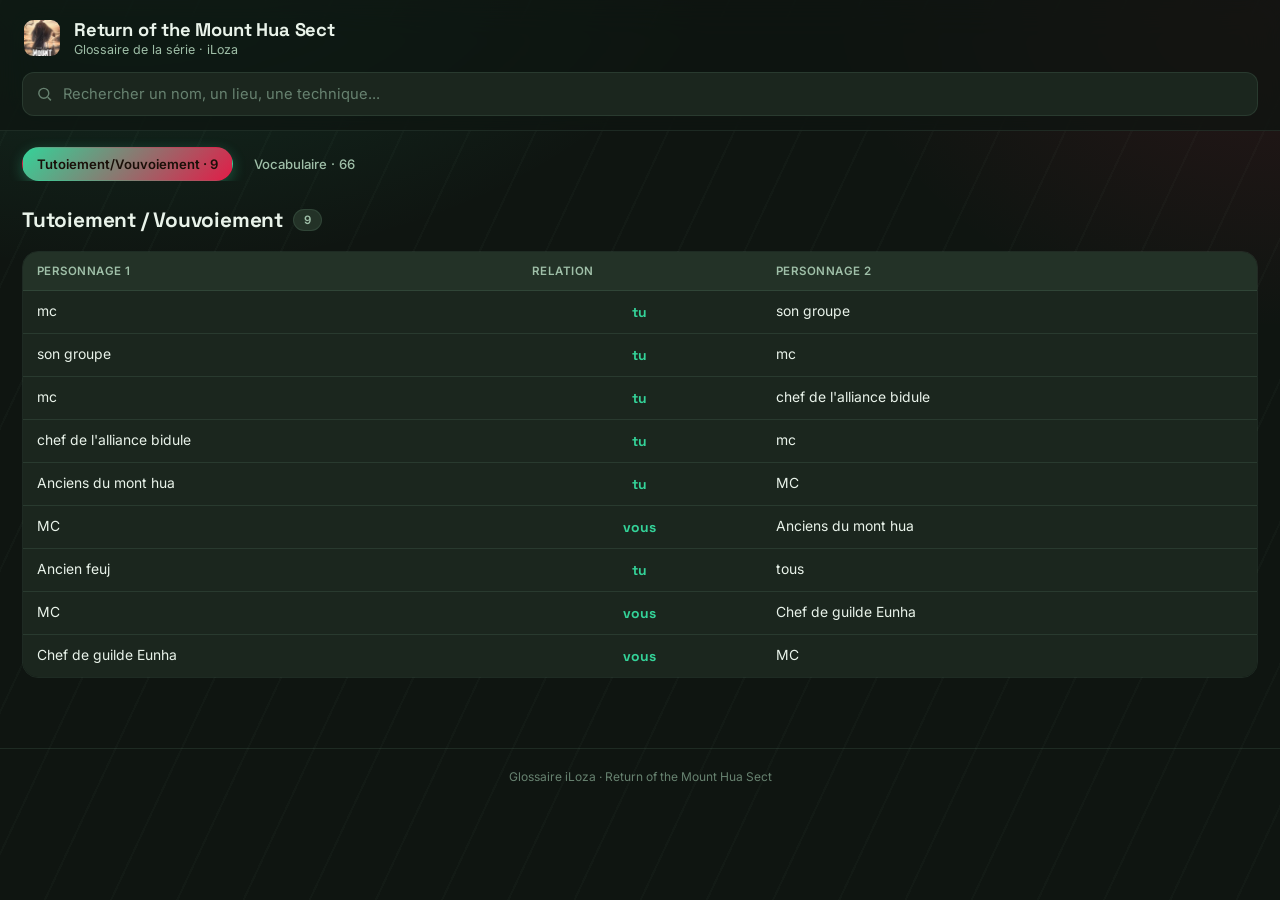
<file: glossaires/return-of-the-mount-hua-sect.html>
<!DOCTYPE html>
<html lang="fr">
<head>
<meta charset="UTF-8">
<meta name="viewport" content="width=device-width, initial-scale=1, viewport-fit=cover">
<title>Glossaire — Return of the Mount Hua Sect</title>
<meta name="theme-color" content="#0f1511">
<link rel="preconnect" href="https://fonts.googleapis.com">
<link href="https://fonts.googleapis.com/css2?family=Space+Grotesk:wght@400;500;600;700&family=Inter:wght@400;500;600&display=swap" rel="stylesheet">
<style>
:root {
  --bg: #0f1511;
  --bg-2: #141c16;
  --surface: #1b261e;
  --surface-2: #233227;
  --border: rgba(170,230,190,0.10);
  --border-hover: rgba(170,230,190,0.28);
  --text: #e9f3ea;
  --text-dim: #9fbfa8;
  --text-faint: #678270;
  --accent: #34d399;
  --accent-2: #e11d48;
  --accent-3: #2fa88a;
  --gold: #f0b429;
  --radius: 16px;
  --radius-sm: 10px;
  font-family: 'Inter', system-ui, sans-serif;
}
* { box-sizing: border-box; }
html, body { margin: 0; padding: 0; height: 100%; }
body {
  background: var(--bg);
  color: var(--text);
  padding-top: env(safe-area-inset-top, 0px);
  padding-bottom: env(safe-area-inset-bottom, 0px);
  background-image:
    radial-gradient(1000px 600px at 10% -10%, rgba(52,211,153,0.16), transparent 60%),
    radial-gradient(800px 600px at 100% 0%, rgba(225,29,72,0.12), transparent 55%),
    repeating-linear-gradient(115deg, rgba(170,230,190,0.025) 0px, rgba(170,230,190,0.025) 2px, transparent 2px, transparent 60px);
  background-attachment: fixed;
}
h1,h2,h3 { font-family: 'Space Grotesk', 'Inter', sans-serif; }
.ic { width: 14px; height: 14px; flex-shrink: 0; vertical-align: -2px; margin-right: 6px; color: var(--accent); }
.ic-lg { width: 34px; height: 34px; opacity: 0.35; color: var(--text-faint); }
header {
  position: sticky; top: 0; top: env(safe-area-inset-top, 0px);
  z-index: 30;
  background: rgba(15,21,17,0.78);
  backdrop-filter: blur(18px) saturate(140%);
  -webkit-backdrop-filter: blur(18px) saturate(140%);
  border-bottom: 1px solid var(--border);
  padding: 18px 22px 14px;
}
.header-top {
  display: flex; align-items: center; gap: 12px; justify-content: space-between;
  max-width: 1480px; margin: 0 auto;
}
.brand { display: flex; align-items: center; gap: 12px; }
.brand .logo {
  width: 40px; height: 40px; border-radius: 11px;
  background: linear-gradient(135deg, var(--accent), var(--accent-2));
  display: flex; align-items: center; justify-content: center;
  box-shadow: 0 4px 18px rgba(52,211,153,0.4);
  flex-shrink: 0;
}
.brand .logo svg { width: 22px; height: 22px; color: #1a0f08; }
.brand h1 {
  margin: 0; font-size: 1.15rem; font-weight: 700; letter-spacing: -0.01em; line-height: 1.2;
}
.brand .subtitle { margin: 0; font-size: 0.78rem; color: var(--text-dim); }
.search-wrap { max-width: 1480px; margin: 14px auto 0; position: relative; }
.search-wrap svg {
  position: absolute; left: 14px; top: 50%; transform: translateY(-50%);
  width: 17px; height: 17px; color: var(--text-faint); pointer-events: none;
}
#searchInput {
  width: 100%; padding: 12px 14px 12px 40px;
  border-radius: 12px; border: 1px solid var(--border);
  background: var(--surface); color: var(--text);
  font-family: inherit; font-size: 0.92rem;
  transition: border-color 0.15s, box-shadow 0.15s;
}
#searchInput::placeholder { color: var(--text-faint); }
#searchInput:focus {
  outline: none; border-color: var(--accent);
  box-shadow: 0 0 0 3px rgba(52,211,153,0.18);
}
nav.tabs {
  display: flex; gap: 6px; overflow-x: auto;
  padding: 12px 22px 0; margin-top: 4px;
  max-width: 1480px; margin-left: auto; margin-right: auto;
  scrollbar-width: none;
}
nav.tabs::-webkit-scrollbar { display: none; }
nav.tabs button {
  flex: 0 0 auto; background: transparent; color: var(--text-dim);
  border: 1px solid transparent; padding: 8px 14px; border-radius: 999px;
  font-family: 'Inter', sans-serif; font-size: 0.82rem; font-weight: 500;
  cursor: pointer; white-space: nowrap; transition: all 0.15s;
}
nav.tabs button:hover { color: var(--text); background: var(--surface); }
nav.tabs button.active {
  background: linear-gradient(135deg, var(--accent), var(--accent-2));
  color: #1a0f08; font-weight: 600;
  box-shadow: 0 4px 14px rgba(52,211,153,0.32);
}
main { max-width: 1480px; margin: 0 auto; padding: 26px 22px 70px; }
section.panel { display: none; }
section.panel.active { display: block; animation: fadein 0.3s ease; }
@keyframes fadein { from { opacity: 0; transform: translateY(6px); } to { opacity: 1; transform: translateY(0); } }
.section-title {
  font-size: 1.3rem; font-weight: 700; margin: 0 0 18px;
  display: flex; align-items: center; gap: 10px; letter-spacing: -0.01em;
}
.count-tag {
  font-size: 0.72rem; font-family: 'Inter', sans-serif; font-weight: 600;
  background: var(--surface-2); color: var(--text-dim);
  padding: 3px 10px; border-radius: 999px; border: 1px solid var(--border);
}
.grid { display: grid; grid-template-columns: repeat(auto-fill, minmax(200px, 1fr)); gap: 16px; }
.card {
  background: linear-gradient(160deg, var(--surface), var(--surface-2));
  border: 1px solid var(--border); border-radius: var(--radius);
  overflow: hidden; display: flex; flex-direction: column;
  transition: transform 0.18s, border-color 0.18s, box-shadow 0.18s;
}
.card:hover {
  transform: translateY(-4px); border-color: var(--border-hover);
  box-shadow: 0 14px 30px rgba(0,0,0,0.5);
}
.card-img {
  width: 100%; aspect-ratio: 4/3; background: var(--surface-2);
  display: flex; align-items: center; justify-content: center;
  overflow: hidden; position: relative;
}
.card-img::after {
  content: ''; position: absolute; inset: 0;
  background: linear-gradient(180deg, transparent 55%, rgba(20,12,6,0.5));
}
.card-img img { width: 100%; height: 100%; object-fit: cover; display: block; }
.noimg { display: flex; align-items: center; justify-content: center; }
.card-body { padding: 14px 16px 16px; flex: 1; }
.card-body h3 { margin: 0 0 8px; font-size: 1.02rem; font-weight: 600; color: var(--text); }
.badges { display: flex; gap: 6px; flex-wrap: wrap; margin-bottom: 8px; }
.badge {
  font-family: 'Inter', sans-serif; font-size: 0.66rem; font-weight: 600;
  padding: 3px 9px; border-radius: 999px;
  background: var(--surface-2); color: var(--text-dim);
  border: 1px solid var(--border); letter-spacing: 0.02em; text-transform: uppercase;
}
.badge.rang { background: linear-gradient(135deg, var(--accent-2), var(--gold)); color: #1a0f08; border: none; }
.badge.titre { background: linear-gradient(135deg, var(--accent-3), #1e8f7a); color: #06231c; border: none; }
.meta { display: flex; flex-direction: column; gap: 4px; font-size: 0.78rem; color: var(--text-dim); margin-bottom: 8px; }
.meta span { display: flex; align-items: center; }
.desc { font-size: 0.85rem; line-height: 1.5; margin: 6px 0 0; color: var(--text-dim); }
.char-card .desc {
  display: -webkit-box;
  -webkit-line-clamp: 3;
  line-clamp: 3;
  -webkit-box-orient: vertical;
  overflow: hidden;
}
.va-tag { font-size: 0.7rem; color: var(--gold); font-weight: 600; margin-bottom: 5px; letter-spacing: 0.02em; }
.table-wrap { overflow-x: auto; border-radius: var(--radius); border: 1px solid var(--border); }
table { width: 100%; border-collapse: collapse; background: var(--surface); font-size: 0.87rem; }
table th {
  background: var(--surface-2); color: var(--text-dim); padding: 12px 14px; text-align: left;
  font-family: 'Inter', sans-serif; font-size: 0.72rem; font-weight: 600;
  text-transform: uppercase; letter-spacing: 0.04em; border-bottom: 1px solid var(--border);
}
table td { padding: 12px 14px; border-bottom: 1px solid var(--border); vertical-align: top; color: var(--text); }
table tr:last-child td { border-bottom: none; }
table tr:hover td { background: var(--surface-2); }
td.rel { text-align: center; font-weight: 700; color: var(--accent); font-family: 'Space Grotesk', sans-serif; }
td.va { color: var(--text-faint); font-style: italic; }
td.vf { font-weight: 600; color: var(--text); }
td.pname { display: table-cell; }
.pname-inner {
  display: flex; align-items: center; gap: 8px;
}
.pname-avatar {
  width: 26px; height: 26px; border-radius: 50%;
  overflow: hidden; flex-shrink: 0; background: var(--surface-2);
  border: 1px solid var(--border);
  display: flex; align-items: center; justify-content: center;
}
.pname-avatar img { width: 100%; height: 100%; object-fit: cover; display: block; }
.pname-avatar svg { width: 14px; height: 14px; opacity: 0.3; }
.hist-item {
  display: flex; gap: 16px;
  background: linear-gradient(160deg, var(--surface), var(--surface-2));
  border: 1px solid var(--border); border-radius: var(--radius);
  padding: 16px 18px; margin-bottom: 12px; transition: border-color 0.15s;
}
.hist-item:hover { border-color: var(--border-hover); }
.hist-chap { flex: 0 0 118px; display: flex; flex-direction: column; gap: 6px; }
.chap-webtoon { font-weight: 700; color: var(--accent); font-size: 0.82rem; font-family: 'Space Grotesk', sans-serif; }
.chap-novel {
  font-size: 0.68rem; font-weight: 600; color: var(--accent-3);
  background: rgba(47,168,138,0.14); padding: 3px 8px; border-radius: 999px; width: fit-content;
}
.hist-body { flex: 1; }
.hist-desc { margin: 0 0 8px; font-size: 0.87rem; line-height: 1.55; color: var(--text); }
.hist-presence { font-size: 0.75rem; color: var(--text-dim); display: flex; align-items: center; }
footer {
  text-align: center; padding: 20px; font-size: 0.75rem; color: var(--text-faint);
  border-top: 1px solid var(--border);
}

.modal-overlay {
  position: fixed; inset: 0; z-index: 100;
  background: rgba(10,6,3,0.72);
  backdrop-filter: blur(6px);
  display: none;
  align-items: center; justify-content: center;
  padding: 20px;
  padding-top: calc(20px + env(safe-area-inset-top, 0px));
  padding-bottom: calc(20px + env(safe-area-inset-bottom, 0px));
}
.modal-overlay.open { display: flex; animation: fadein 0.2s ease; }
.modal-card {
  background: linear-gradient(165deg, var(--surface), var(--surface-2));
  border: 1px solid var(--border-hover);
  border-radius: 20px;
  max-width: 640px; width: 100%;
  max-height: 88vh; overflow-y: auto;
  box-shadow: 0 30px 70px rgba(0,0,0,0.6);
  position: relative;
}
.modal-head {
  display: flex; gap: 18px; align-items: flex-start;
  padding: 24px 24px 18px;
  border-bottom: 1px solid var(--border);
}
.modal-portrait {
  width: 96px; height: 96px; border-radius: 14px;
  overflow: hidden; flex-shrink: 0;
  background: var(--surface-2);
  border: 1px solid var(--border);
}
.modal-portrait img { width: 100%; height: 100%; object-fit: cover; display: block; }
.modal-portrait .noimg { width: 100%; height: 100%; }
.modal-title-wrap { flex: 1; min-width: 0; }
.modal-eyebrow {
  font-size: 0.68rem; text-transform: uppercase; letter-spacing: 0.08em;
  color: var(--text-faint); font-weight: 600; margin: 0 0 4px;
}
.modal-title-wrap h2 {
  margin: 0 0 8px; font-size: 1.4rem; font-weight: 700; color: var(--text);
}
.modal-close {
  position: absolute; top: 16px; right: 16px;
  width: 34px; height: 34px; border-radius: 10px;
  background: var(--surface-2); border: 1px solid var(--border);
  color: var(--text-dim); cursor: pointer;
  display: flex; align-items: center; justify-content: center;
  transition: background 0.15s, color 0.15s;
}
.modal-close:hover { background: var(--accent-2); color: #fff; }
.modal-close svg { width: 16px; height: 16px; }
.modal-body { padding: 20px 24px 26px; }
.modal-desc {
  font-size: 0.9rem; line-height: 1.6; color: var(--text-dim);
  margin: 0 0 22px;
}
.modal-meta-row {
  display: flex; flex-direction: column; gap: 6px;
  font-size: 0.82rem; color: var(--text-dim); margin-bottom: 4px;
}
.modal-meta-row span { display: flex; align-items: center; }
.modal-section {
  margin-top: 22px;
}
.modal-section h4 {
  font-size: 0.78rem; text-transform: uppercase; letter-spacing: 0.06em;
  font-weight: 700; color: var(--accent);
  margin: 0 0 12px;
  padding-bottom: 8px; border-bottom: 1px solid var(--border);
}
.rel-grid {
  display: flex; flex-wrap: wrap; gap: 8px;
}
.rel-chip {
  display: flex; align-items: center; gap: 8px;
  background: var(--surface); border: 1px solid var(--border);
  border-radius: 999px; padding: 5px 12px 5px 5px;
  font-size: 0.82rem; color: var(--text);
  transition: border-color 0.15s;
}
.rel-chip:hover { border-color: var(--border-hover); }
.rel-avatar {
  width: 26px; height: 26px; border-radius: 50%;
  overflow: hidden; flex-shrink: 0; background: var(--surface-2);
  display: flex; align-items: center; justify-content: center;
}
.rel-avatar img { width: 100%; height: 100%; object-fit: cover; }
.rel-avatar svg { width: 14px; height: 14px; opacity: 0.3; }
.rel-label {
  font-weight: 700; font-size: 0.7rem; text-transform: uppercase;
  color: var(--gold); margin-left: 2px;
}
.tech-list { display: flex; flex-direction: column; gap: 8px; }
.tech-item {
  background: var(--surface); border: 1px solid var(--border);
  border-radius: 12px; padding: 10px 14px;
}
.tech-item .tech-names {
  display: flex; align-items: baseline; gap: 8px; margin-bottom: 3px;
}
.tech-item .tech-vf { font-weight: 700; color: var(--text); font-size: 0.9rem; }
.tech-item .tech-va { font-size: 0.72rem; color: var(--text-faint); font-style: italic; }
.tech-item .tech-details { font-size: 0.8rem; color: var(--text-dim); margin: 0; }
.modal-empty { font-size: 0.82rem; color: var(--text-faint); font-style: italic; }
.char-card { cursor: pointer; }


.hero-banner {
  width: 100%;
  aspect-ratio: 2033 / 457;
  max-height: 260px;
  overflow: hidden;
  position: relative;
}
.hero-banner img {
  width: 100%; height: 100%; object-fit: cover; display: block;
}
.hero-banner::after {
  content: '';
  position: absolute; inset: 0;
  background: linear-gradient(180deg, rgba(15,21,17,0) 45%, rgba(15,21,17,0.95) 100%);
}


.logo.logo-img { background: transparent; box-shadow: none; padding: 2px; }
.logo.logo-img img { width: 100%; height: 100%; object-fit: contain; }


.hist-item { align-items: stretch; }
.hist-loc-img {
  flex: 0 0 84px;
  width: 84px; height: 84px;
  border-radius: 12px;
  overflow: hidden;
  background: var(--surface-2);
  display: flex; align-items: center; justify-content: center;
  border: 1px solid var(--border);
}
.hist-loc-img img { width: 100%; height: 100%; object-fit: cover; display: block; }
.hist-loc-img .noimg svg { width: 28px; height: 28px; opacity: 0.3; color: var(--text-faint); }
.chap-lieu {
  font-size: 0.68rem; color: var(--text-dim);
  display: flex; align-items: center; gap: 4px;
}


.hist-item { align-items: stretch; }
.hist-loc-img {
  flex: 0 0 84px;
  width: 84px; height: 84px;
  border-radius: 12px;
  overflow: hidden;
  background: var(--surface-2);
  display: flex; align-items: center; justify-content: center;
  border: 1px solid var(--border);
}
.hist-loc-img img { width: 100%; height: 100%; object-fit: cover; display: block; }
.hist-loc-img .noimg svg { width: 28px; height: 28px; opacity: 0.3; color: var(--text-faint); }
.chap-lieu {
  font-size: 0.68rem; color: var(--text-dim);
}


.card-img.ph { aspect-ratio: auto; height: 96px; }
.card-img.ph .initials { font-family: 'Space Grotesk', sans-serif; font-weight: 700; font-size: 2rem; color: var(--accent); opacity: .85; z-index: 1; }
.card-img.ph::after { display: none; }
.rel-label-s { font-weight: 700; font-size: 0.7rem; text-transform: uppercase; color: var(--gold); }
.tuto-note { color: var(--text-faint); font-size: .78rem; }
.count-line { color: var(--text-faint); font-size: .8rem; margin: -8px 0 14px; }
</style>
</head>
<body>
<header>
  <div class="header-top">
    <div class="brand">
      <div class="logo logo-img"><img src="../covers/return-of-the-mount-hua-sect.webp" alt="" style="border-radius:9px;object-fit:cover"></div>
      <div>
        <h1>Return of the Mount Hua Sect</h1>
        <p class="subtitle">Glossaire de la série · iLoza</p>
      </div>
    </div>
  </div>
  <div class="search-wrap">
    <svg viewBox="0 0 24 24" fill="none" stroke="currentColor" stroke-width="2"><circle cx="11" cy="11" r="7"/><line x1="21" y1="21" x2="16.65" y2="16.65"/></svg>
    <input type="search" id="searchInput" placeholder="Rechercher un nom, un lieu, une technique...">
  </div>
</header>
<nav class="tabs" id="tabs"><button data-target="tuto" class="active">Tutoiement/Vouvoiement · 9</button><button data-target="vocabulaire">Vocabulaire · 66</button></nav>
<main>
<section class="panel active" id="tuto"><h2 class="section-title">Tutoiement / Vouvoiement <span class="count-tag">9</span></h2><div class="table-wrap"><table><thead><tr><th>Personnage 1</th><th>Relation</th><th>Personnage 2</th></tr></thead><tbody><tr data-search="mc son groupe tu"><td class="pname">mc</td><td class="rel">tu</td><td class="pname">son groupe</td></tr><tr data-search="son groupe mc tu"><td class="pname">son groupe</td><td class="rel">tu</td><td class="pname">mc</td></tr><tr data-search="mc chef de l&#x27;alliance bidule tu"><td class="pname">mc</td><td class="rel">tu</td><td class="pname">chef de l&#x27;alliance bidule</td></tr><tr data-search="chef de l&#x27;alliance bidule mc tu"><td class="pname">chef de l&#x27;alliance bidule</td><td class="rel">tu</td><td class="pname">mc</td></tr><tr data-search="Anciens du mont hua MC tu"><td class="pname">Anciens du mont hua</td><td class="rel">tu</td><td class="pname">MC</td></tr><tr data-search="MC Anciens du mont hua vous"><td class="pname">MC</td><td class="rel">vous</td><td class="pname">Anciens du mont hua</td></tr><tr data-search="Ancien feuj tous tu"><td class="pname">Ancien feuj</td><td class="rel">tu</td><td class="pname">tous</td></tr><tr data-search="MC Chef de guilde Eunha vous"><td class="pname">MC</td><td class="rel">vous</td><td class="pname">Chef de guilde Eunha</td></tr><tr data-search="Chef de guilde Eunha MC vous"><td class="pname">Chef de guilde Eunha</td><td class="rel">vous</td><td class="pname">MC</td></tr></tbody></table></div></section>
<section class="panel" id="vocabulaire"><h2 class="section-title">Vocabulaire <span class="count-tag">66</span></h2><div class="grid"><div class="card" data-search="junior cadet "><div class="card-body"><h3>cadet</h3><div class="va-tag">junior</div></div></div><div class="card" data-search=" secte du mont hua "><div class="card-body"><h3>secte du mont hua</h3></div></div><div class="card" data-search="class génération "><div class="card-body"><h3>génération</h3><div class="va-tag">class</div></div></div><div class="card" data-search="dragon-pheonix summit l&#x27;assemblée dragon-phénix "><div class="card-body"><h3>l&#x27;assemblée dragon-phénix</h3><div class="va-tag">dragon-pheonix summit</div></div></div><div class="card" data-search="greatest three of shaanxi trois plus grands de shaanxi "><div class="card-body"><h3>trois plus grands de shaanxi</h3><div class="va-tag">greatest three of shaanxi</div></div></div><div class="card" data-search="eternal enlightenment l’éveil éternel "><div class="card-body"><h3>l’éveil éternel</h3><div class="va-tag">eternal enlightenment</div></div></div><div class="card" data-search="euhna merchant guild la guilde marchande d’eunha "><div class="card-body"><h3>la guilde marchande d’eunha</h3><div class="va-tag">euhna merchant guild</div></div></div><div class="card" data-search="silver nyang nyang d&#x27;argent "><div class="card-body"><h3>nyang d&#x27;argent</h3><div class="va-tag">silver nyang</div></div></div><div class="card" data-search="beast palace palais bestial "><div class="card-body"><h3>palais bestial</h3><div class="va-tag">beast palace</div></div></div><div class="card" data-search="plum blossom sword épée de la fleur de prunier "><div class="card-body"><h3>épée de la fleur de prunier</h3><div class="va-tag">plum blossom sword</div></div></div><div class="card" data-search="peace merchant guild guilde marchande pacifiste "><div class="card-body"><h3>guilde marchande pacifiste</h3><div class="va-tag">peace merchant guild</div></div></div><div class="card" data-search="five outer palace les cinq palais extérieurs "><div class="card-body"><h3>les cinq palais extérieurs</h3><div class="va-tag">five outer palace</div></div></div><div class="card" data-search="plum blossom sword supreme l’épée suprême de fleur de prunier "><div class="card-body"><h3>l’épée suprême de fleur de prunier</h3><div class="va-tag">plum blossom sword supreme</div></div></div><div class="card" data-search="peach spring fragrance fragrance printanière à la pêche "><div class="card-body"><h3>fragrance printanière à la pêche</h3><div class="va-tag">peach spring fragrance</div></div></div><div class="card" data-search="five demon-repelling heros les cinq héros repousseurs de démons "><div class="card-body"><h3>les cinq héros repousseurs de démons</h3><div class="va-tag">five demon-repelling heros</div></div></div><div class="card" data-search="dark supreme Suprême des ténèbres "><div class="card-body"><h3>Suprême des ténèbres</h3><div class="va-tag">dark supreme</div></div></div><div class="card" data-search="deity ascension ascension divine "><div class="card-body"><h3>ascension divine</h3><div class="va-tag">deity ascension</div></div></div><div class="card" data-search="divine spirit herb herbe de l&#x27;esprit divin "><div class="card-body"><h3>herbe de l&#x27;esprit divin</h3><div class="va-tag">divine spirit herb</div></div></div><div class="card" data-search="reservoir réservoir "><div class="card-body"><h3>réservoir</h3><div class="va-tag">reservoir</div></div></div><div class="card" data-search="white lightning foudre blanche "><div class="card-body"><h3>foudre blanche</h3><div class="va-tag">white lightning</div></div></div><div class="card" data-search="INK-SCALED BLOOD PYTHON python sanguinaire aux écailles d’encre "><div class="card-body"><h3>python sanguinaire aux écailles d’encre</h3><div class="va-tag">INK-SCALED BLOOD PYTHON</div></div></div><div class="card" data-search="HIDDEN WEAPON ARTS INFUSED WITH THE TANG CLAN PATRIARCH&#x27;S INTERNAL ENERGY arts des armes cachées infusés d’énergie interne du patriarche du clan tang "><div class="card-body"><h3>arts des armes cachées infusés d’énergie interne du patriarche du clan tang</h3><div class="va-tag">HIDDEN WEAPON ARTS INFUSED WITH THE TANG CLAN PATRIARCH&#x27;S INTERNAL ENERGY</div></div></div><div class="card" data-search="enhanced sword energy énergie de l’épée renforcée "><div class="card-body"><h3>énergie de l’épée renforcée</h3><div class="va-tag">enhanced sword energy</div></div></div><div class="card" data-search="enhanced energy énergie renforcée "><div class="card-body"><h3>énergie renforcée</h3><div class="va-tag">enhanced energy</div></div></div><div class="card" data-search="everlasting metal métal éternel "><div class="card-body"><h3>métal éternel</h3><div class="va-tag">everlasting metal</div></div></div><div class="card" data-search="origin energy pill Des pilules d’énergie originelle. "><div class="card-body"><h3>Des pilules d’énergie originelle.</h3><div class="va-tag">origin energy pill</div></div></div><div class="card" data-search="thousand-poison pill la pilule des mille poisons "><div class="card-body"><h3>la pilule des mille poisons</h3><div class="va-tag">thousand-poison pill</div></div></div><div class="card" data-search="beauty&#x27;s tear La larme de beauté "><div class="card-body"><h3>La larme de beauté</h3><div class="va-tag">beauty&#x27;s tear</div></div></div><div class="card" data-search="THE GREAT REJUVENATION PILL grande pilule de rajeunissement "><div class="card-body"><h3>grande pilule de rajeunissement</h3><div class="va-tag">THE GREAT REJUVENATION PILL</div></div></div><div class="card" data-search="TAIQING PILL pilule de taiqing "><div class="card-body"><h3>pilule de taiqing</h3><div class="va-tag">TAIQING PILL</div></div></div><div class="card" data-search="cleanest origin energy pill pilule d’énergie originelle la plus pure "><div class="card-body"><h3>pilule d’énergie originelle la plus pure</h3><div class="va-tag">cleanest origin energy pill</div></div></div><div class="card" data-search="success exploit "><div class="card-body"><h3>exploit</h3><div class="va-tag">success</div></div></div><div class="card" data-search="imperial gromwell gremlin impérial "><div class="card-body"><h3>gremlin impérial</h3><div class="va-tag">imperial gromwell</div></div></div><div class="card" data-search="Maeng So Maître du palais bestial "><div class="card-body"><h3>Maître du palais bestial</h3><div class="va-tag">Maeng So</div></div></div><div class="card" data-search="Four seas merchant association Association marchande des quatre mers "><div class="card-body"><h3>Association marchande des quatre mers</h3><div class="va-tag">Four seas merchant association</div></div></div><div class="card" data-search="Medical hall Pavillon médicinal "><div class="card-body"><h3>Pavillon médicinal</h3><div class="va-tag">Medical hall</div></div></div><div class="card" data-search="The plum blossom pill La pilule de fleur de prunier "><div class="card-body"><h3>La pilule de fleur de prunier</h3><div class="va-tag">The plum blossom pill</div></div></div><div class="card" data-search="Goldenberry extract Extrait de baie dorée "><div class="card-body"><h3>Extrait de baie dorée</h3><div class="va-tag">Goldenberry extract</div></div></div><div class="card" data-search="Fire god liquid Liquide du dieu du feu "><div class="card-body"><h3>Liquide du dieu du feu</h3><div class="va-tag">Fire god liquid</div></div></div><div class="card" data-search="Bamboo shadow strike Frappe du bambou spectral "><div class="card-body"><h3>Frappe du bambou spectral</h3><div class="va-tag">Bamboo shadow strike</div></div></div><div class="card" data-search="plum blossom scattered strike Dispersion de fleurs de prunier "><div class="card-body"><h3>Dispersion de fleurs de prunier</h3><div class="va-tag">plum blossom scattered strike</div></div></div><div class="card" data-search="Falling petal stride Pas de pétale tombant "><div class="card-body"><h3>Pas de pétale tombant</h3><div class="va-tag">Falling petal stride</div></div></div><div class="card" data-search="scattered plum shadow Dispersion de l&#x27;ombre de prunier "><div class="card-body"><h3>Dispersion de l&#x27;ombre de prunier</h3><div class="va-tag">scattered plum shadow</div></div></div><div class="card" data-search="The 24-movement plum blossom sword technique les 24 fleurs de prunier "><div class="card-body"><h3>les 24 fleurs de prunier</h3><div class="va-tag">The 24-movement plum blossom sword technique</div></div></div><div class="card" data-search="Hyun Dang. aîné, sale fils de pute "><div class="card-body"><h3>aîné, sale fils de pute</h3><div class="va-tag">Hyun Dang.</div></div></div><div class="card" data-search="Huayin Huayin (préfecture) Nouvelle branche de la secte des mendiants ouverte près du mont Hua"><div class="card-body"><h3>Huayin (préfecture)</h3><div class="va-tag">Huayin</div><p class="desc">Nouvelle branche de la secte des mendiants ouverte près du mont Hua</p></div></div><div class="card" data-search="Beggar Sect secte des mendiants "><div class="card-body"><h3>secte des mendiants</h3><div class="va-tag">Beggar Sect</div></div></div><div class="card" data-search="Hong Daegwang Hong Daegwang Ancien chef de branche de Luoyang, devenu chef de la branche de Huayin de la secte des mendiants"><div class="card-body"><h3>Hong Daegwang</h3><p class="desc">Ancien chef de branche de Luoyang, devenu chef de la branche de Huayin de la secte des mendiants</p></div></div><div class="card" data-search="Hong Daegwang → Hyun Jong  Hong Daegwang vouvoie le chef de secte Hyun Jong"><div class="card-body"><h3>Hong Daegwang → Hyun Jong</h3><p class="desc">Hong Daegwang vouvoie le chef de secte Hyun Jong</p></div></div><div class="card" data-search="Yi Bo l’intendant Yi Bo Escorte l’intendant jusqu’à Xi-An"><div class="card-body"><h3>l’intendant Yi Bo</h3><div class="va-tag">Yi Bo</div><p class="desc">Escorte l’intendant jusqu’à Xi-An</p></div></div><div class="card" data-search="Xi-An Xi-An "><div class="card-body"><h3>Xi-An</h3></div></div><div class="card" data-search="Chengdu Chengdu Siège de la guilde marchande d’Eunha"><div class="card-body"><h3>Chengdu</h3><p class="desc">Siège de la guilde marchande d’Eunha</p></div></div><div class="card" data-search="Baek Chun Baek Chun Disciple de deuxième génération, « épée vertueuse de Hua » ; aide Un Gum à entraîner les enfants. Orthographe : Baek Chun (sans trait d’union)"><div class="card-body"><h3>Baek Chun</h3><p class="desc">Disciple de deuxième génération, « épée vertueuse de Hua » ; aide Un Gum à entraîner les enfants. Orthographe : Baek Chun (sans trait d’union)</p></div></div><div class="card" data-search="Hyun Dang Hyun Dang Ancien de la secte, absent depuis une trentaine d’années, de retour au mont Hua ; Hyun Jong l’appelle « Frère aîné Hyun Dang ». Tutoie Baek Chun (« mon enfant »)"><div class="card-body"><h3>Hyun Dang</h3><p class="desc">Ancien de la secte, absent depuis une trentaine d’années, de retour au mont Hua ; Hyun Jong l’appelle « Frère aîné Hyun Dang ». Tutoie Baek Chun (« mon enfant »)</p></div></div><div class="card" data-search="Hyun Young Hyun Young Ancien du mont Hua, hostile au retour de Hyun Dang"><div class="card-body"><h3>Hyun Young</h3><p class="desc">Ancien du mont Hua, hostile au retour de Hyun Dang</p></div></div><div class="card" data-search="Hyun Jong Hyun Jong Chef de secte du mont Hua"><div class="card-body"><h3>Hyun Jong</h3><p class="desc">Chef de secte du mont Hua</p></div></div><div class="card" data-search="monastic name nom monastique Hyun Dang appelle Hyun Jong par son nom monastique, sans titre"><div class="card-body"><h3>nom monastique</h3><div class="va-tag">monastic name</div><p class="desc">Hyun Dang appelle Hyun Jong par son nom monastique, sans titre</p></div></div><div class="card" data-search="divine dragon of Mount Hua dragon divin du mont Hua Surnom de Chung Myung (le dragon, au masculin)"><div class="card-body"><h3>dragon divin du mont Hua</h3><div class="va-tag">divine dragon of Mount Hua</div><p class="desc">Surnom de Chung Myung (le dragon, au masculin)</p></div></div><div class="card" data-search="Righteous Sword of Hua épée vertueuse de Hua Titre de Baek Chun"><div class="card-body"><h3>épée vertueuse de Hua</h3><div class="va-tag">Righteous Sword of Hua</div><p class="desc">Titre de Baek Chun</p></div></div><div class="card" data-search="Sword Plum Blossom Supreme l’épée suprême de fleur de prunier Manuels secrets illustrés (24 volumes) écrits par Chung Myung"><div class="card-body"><h3>l’épée suprême de fleur de prunier</h3><div class="va-tag">Sword Plum Blossom Supreme</div><p class="desc">Manuels secrets illustrés (24 volumes) écrits par Chung Myung</p></div></div><div class="card" data-search="Scattered Plum Shadow Dispersion de l’ombre de prunier Technique de pas perdue de la secte"><div class="card-body"><h3>Dispersion de l’ombre de prunier</h3><div class="va-tag">Scattered Plum Shadow</div><p class="desc">Technique de pas perdue de la secte</p></div></div><div class="card" data-search="nine palaces sword arts arts d’épée des neuf palais "><div class="card-body"><h3>arts d’épée des neuf palais</h3><div class="va-tag">nine palaces sword arts</div></div></div><div class="card" data-search="Nu’er Hong Nu’er Hong Vin de riz chinois (NDT) ; un baril offert à Chung Myung par le chef de la guilde marchande"><div class="card-body"><h3>Nu’er Hong</h3><p class="desc">Vin de riz chinois (NDT) ; un baril offert à Chung Myung par le chef de la guilde marchande</p></div></div><div class="card" data-search="Mount Zhongnan mont Zhongnan Chung Myung menace d’y envoyer les anciens"><div class="card-body"><h3>mont Zhongnan</h3><div class="va-tag">Mount Zhongnan</div><p class="desc">Chung Myung menace d’y envoyer les anciens</p></div></div><div class="card" data-search="Hyun Dang → ses petits-enfants  Hyun Dang vouvoie ses descendants ; ils l’appellent « grand-père » (ch. 187)"><div class="card-body"><h3>Hyun Dang → ses petits-enfants</h3><p class="desc">Hyun Dang vouvoie ses descendants ; ils l’appellent « grand-père » (ch. 187)</p></div></div><div class="card" data-search="Chung Myung → Hyun Dang et les anciens  Chung Myung tutoie les anciens (insolent, ch. 187)"><div class="card-body"><h3>Chung Myung → Hyun Dang et les anciens</h3><p class="desc">Chung Myung tutoie les anciens (insolent, ch. 187)</p></div></div></div></section>
</main>
<footer>Glossaire iLoza · Return of the Mount Hua Sect</footer>
<div class="modal-overlay" id="charModal">
  <div class="modal-card">
    <button class="modal-close" id="modalClose" aria-label="Fermer"><svg viewBox="0 0 24 24" fill="none" stroke="currentColor" stroke-width="2" stroke-linecap="round"><line x1="18" y1="6" x2="6" y2="18"/><line x1="6" y1="6" x2="18" y2="18"/></svg></button>
    <div class="modal-head">
      <div class="modal-portrait" id="modalPortrait" style="display:none"></div>
      <div class="modal-title-wrap">
        <p class="modal-eyebrow">Fiche personnage</p>
        <h2 id="modalName"></h2>
        <div class="modal-meta-row" id="modalMeta"></div>
      </div>
    </div>
    <div class="modal-body">
      <p class="modal-desc" id="modalDesc"></p>
      <div class="modal-section"><h4>Tutoiement / Vouvoiement</h4><div class="rel-grid" id="modalRelations"></div></div>
      <div class="modal-section" id="techSec"><h4>Techniques</h4><div class="tech-list" id="modalTechniques"></div></div>
    </div>
  </div>
</div>
<script>
const CHARS = [];
const tabs = document.querySelectorAll('nav.tabs button'), panels = document.querySelectorAll('section.panel');
tabs.forEach(btn => btn.addEventListener('click', () => {
  tabs.forEach(b => b.classList.remove('active')); panels.forEach(p => p.classList.remove('active'));
  btn.classList.add('active'); document.getElementById(btn.dataset.target).classList.add('active');
}));
const searchInput = document.getElementById('searchInput');
searchInput.addEventListener('input', () => {
  const q = searchInput.value.trim().toLowerCase();
  document.querySelectorAll('[data-search]').forEach(el => {
    el.style.display = (q === '' || el.getAttribute('data-search').toLowerCase().includes(q)) ? '' : 'none';
  });
});
const esc = s => String(s).replace(/[&<>"']/g, c => ({'&':'&amp;','<':'&lt;','>':'&gt;','"':'&quot;',"'":'&#39;'}[c]));
function openChar(i) {
  const c = CHARS[i];
  document.getElementById('modalName').textContent = c.name;
  const pt = document.getElementById('modalPortrait');
  pt.style.display = c.img ? '' : 'none';
  pt.innerHTML = c.img ? '<img src="' + esc(c.img) + '" alt="" style="object-position:center 18%">' : '';
  document.getElementById('modalMeta').innerHTML = c.first ? '<span>' + esc(c.first) + '</span>' : '';
  document.getElementById('modalDesc').textContent = c.desc || '';
  document.getElementById('modalRelations').innerHTML = c.rels.length ? c.rels.map(r =>
    '<div class="rel-chip"><span style="padding-left:8px">' + esc(r.with) + '</span><span class="rel-label">' + esc(r.label || '?') + '</span></div>').join('')
    : '<p class="modal-empty">Aucune relation renseignée.</p>';
  const ts = document.getElementById('techSec');
  ts.style.display = c.techs.length ? '' : 'none';
  document.getElementById('modalTechniques').innerHTML = c.techs.map(t =>
    '<div class="tech-item"><div class="tech-names"><span class="tech-vf">' + esc(t.vf) + '</span>' + (t.va ? '<span class="tech-va">' + esc(t.va) + '</span>' : '') + '</div>' + (t.details ? '<p class="tech-details">' + esc(t.details) + '</p>' : '') + '</div>').join('');
  document.getElementById('charModal').classList.add('open');
}
document.querySelectorAll('.char-card').forEach(card => card.addEventListener('click', () => openChar(parseInt(card.dataset.idx, 10))));
document.addEventListener('click', e => { if (e.target.closest('#modalClose') || e.target.id === 'charModal') document.getElementById('charModal').classList.remove('open'); });
document.addEventListener('keydown', e => { if (e.key === 'Escape') document.getElementById('charModal').classList.remove('open'); });
</script>
</body>
</html>
</file>
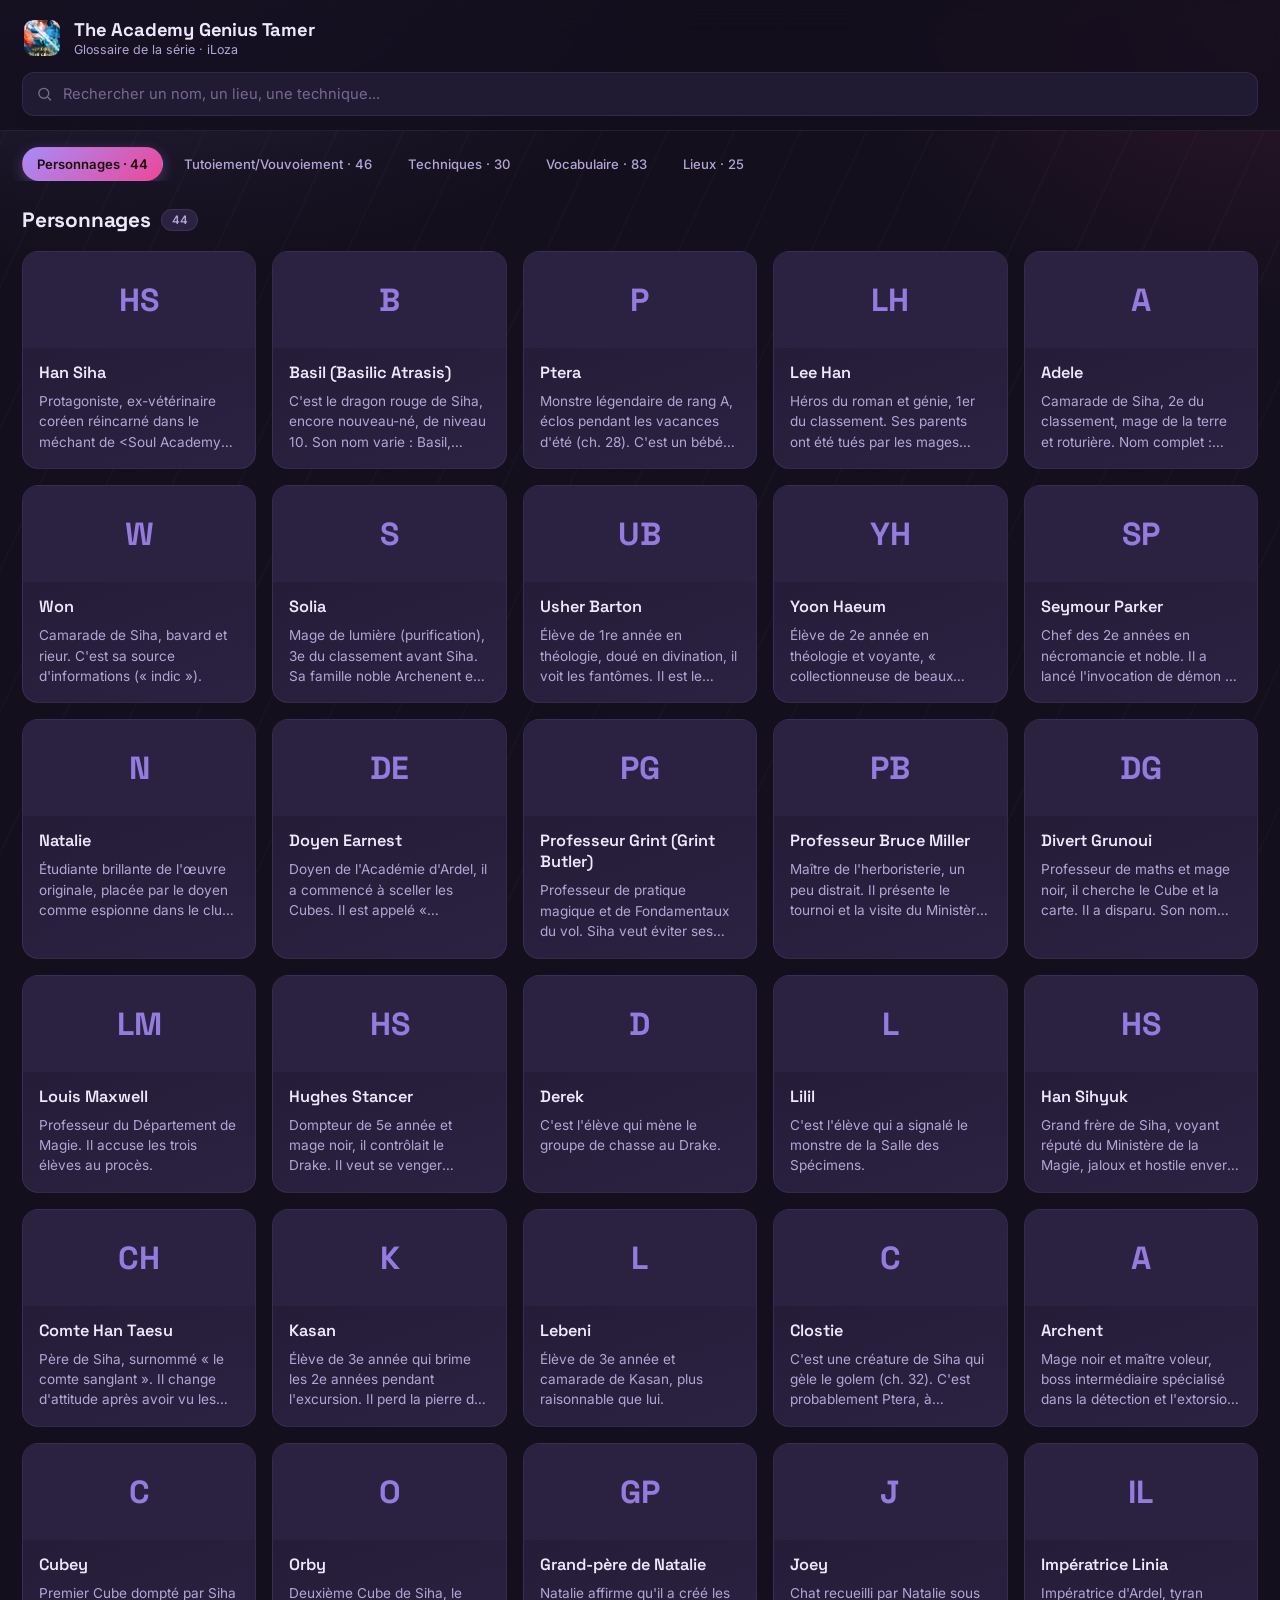
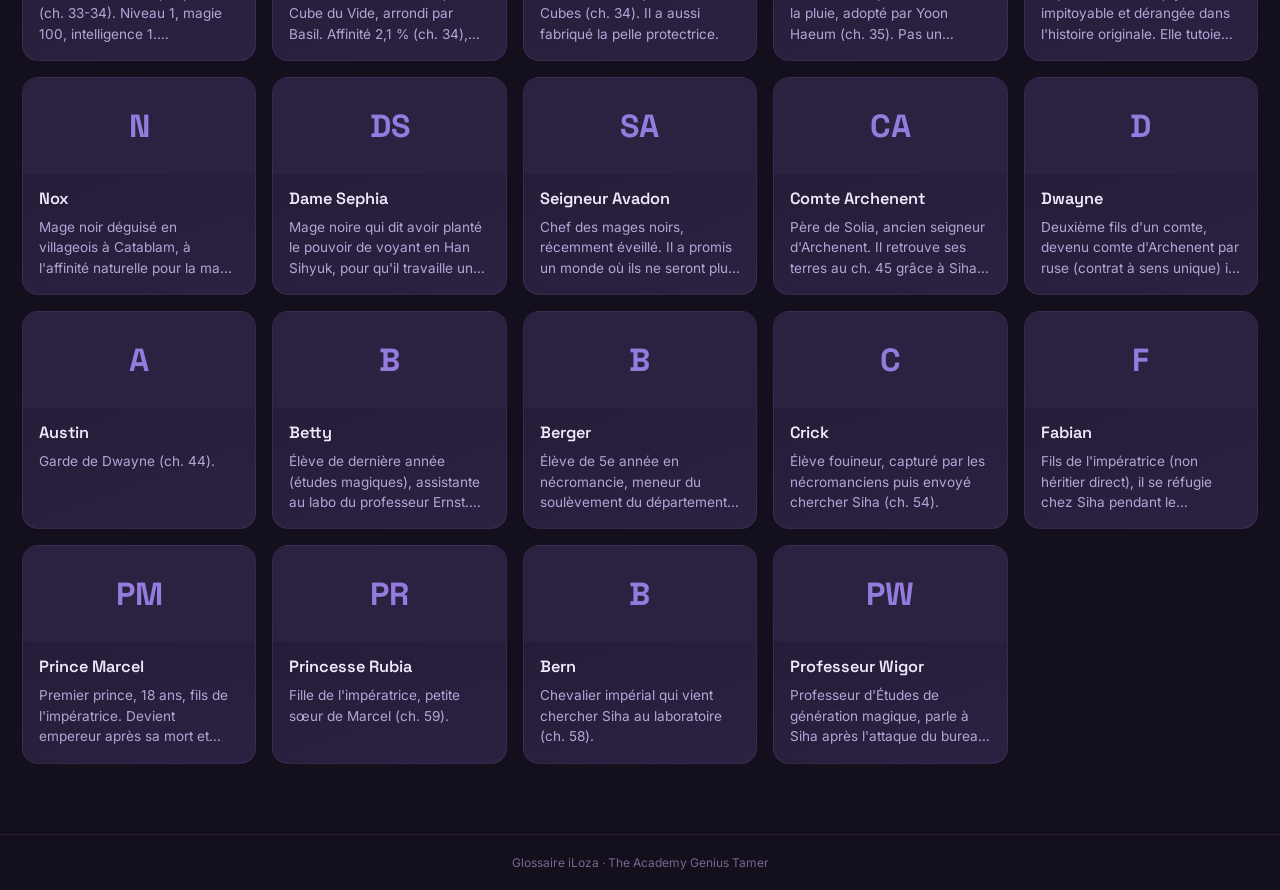
<file: glossaires/the-academy-genius-tamer.html>
<!DOCTYPE html>
<html lang="fr">
<head>
<meta charset="UTF-8">
<meta name="viewport" content="width=device-width, initial-scale=1, viewport-fit=cover">
<title>Glossaire — The Academy Genius Tamer</title>
<meta name="theme-color" content="#130f1c">
<link rel="preconnect" href="https://fonts.googleapis.com">
<link href="https://fonts.googleapis.com/css2?family=Space+Grotesk:wght@400;500;600;700&family=Inter:wght@400;500;600&display=swap" rel="stylesheet">
<style>
:root {
  --bg: #130f1c;
  --bg-2: #181326;
  --surface: #211a33;
  --surface-2: #2b2242;
  --border: rgba(200,170,255,0.10);
  --border-hover: rgba(200,170,255,0.28);
  --text: #eee8fb;
  --text-dim: #b3a6d6;
  --text-faint: #77698f;
  --accent: #a78bfa;
  --accent-2: #ec4899;
  --accent-3: #2fa88a;
  --gold: #fbbf24;
  --radius: 16px;
  --radius-sm: 10px;
  font-family: 'Inter', system-ui, sans-serif;
}
* { box-sizing: border-box; }
html, body { margin: 0; padding: 0; height: 100%; }
body {
  background: var(--bg);
  color: var(--text);
  padding-top: env(safe-area-inset-top, 0px);
  padding-bottom: env(safe-area-inset-bottom, 0px);
  background-image:
    radial-gradient(1000px 600px at 10% -10%, rgba(167,139,250,0.16), transparent 60%),
    radial-gradient(800px 600px at 100% 0%, rgba(236,72,153,0.12), transparent 55%),
    repeating-linear-gradient(115deg, rgba(200,170,255,0.025) 0px, rgba(200,170,255,0.025) 2px, transparent 2px, transparent 60px);
  background-attachment: fixed;
}
h1,h2,h3 { font-family: 'Space Grotesk', 'Inter', sans-serif; }
.ic { width: 14px; height: 14px; flex-shrink: 0; vertical-align: -2px; margin-right: 6px; color: var(--accent); }
.ic-lg { width: 34px; height: 34px; opacity: 0.35; color: var(--text-faint); }
header {
  position: sticky; top: 0; top: env(safe-area-inset-top, 0px);
  z-index: 30;
  background: rgba(19,15,28,0.78);
  backdrop-filter: blur(18px) saturate(140%);
  -webkit-backdrop-filter: blur(18px) saturate(140%);
  border-bottom: 1px solid var(--border);
  padding: 18px 22px 14px;
}
.header-top {
  display: flex; align-items: center; gap: 12px; justify-content: space-between;
  max-width: 1480px; margin: 0 auto;
}
.brand { display: flex; align-items: center; gap: 12px; }
.brand .logo {
  width: 40px; height: 40px; border-radius: 11px;
  background: linear-gradient(135deg, var(--accent), var(--accent-2));
  display: flex; align-items: center; justify-content: center;
  box-shadow: 0 4px 18px rgba(167,139,250,0.4);
  flex-shrink: 0;
}
.brand .logo svg { width: 22px; height: 22px; color: #1a0f08; }
.brand h1 {
  margin: 0; font-size: 1.15rem; font-weight: 700; letter-spacing: -0.01em; line-height: 1.2;
}
.brand .subtitle { margin: 0; font-size: 0.78rem; color: var(--text-dim); }
.search-wrap { max-width: 1480px; margin: 14px auto 0; position: relative; }
.search-wrap svg {
  position: absolute; left: 14px; top: 50%; transform: translateY(-50%);
  width: 17px; height: 17px; color: var(--text-faint); pointer-events: none;
}
#searchInput {
  width: 100%; padding: 12px 14px 12px 40px;
  border-radius: 12px; border: 1px solid var(--border);
  background: var(--surface); color: var(--text);
  font-family: inherit; font-size: 0.92rem;
  transition: border-color 0.15s, box-shadow 0.15s;
}
#searchInput::placeholder { color: var(--text-faint); }
#searchInput:focus {
  outline: none; border-color: var(--accent);
  box-shadow: 0 0 0 3px rgba(167,139,250,0.18);
}
nav.tabs {
  display: flex; gap: 6px; overflow-x: auto;
  padding: 12px 22px 0; margin-top: 4px;
  max-width: 1480px; margin-left: auto; margin-right: auto;
  scrollbar-width: none;
}
nav.tabs::-webkit-scrollbar { display: none; }
nav.tabs button {
  flex: 0 0 auto; background: transparent; color: var(--text-dim);
  border: 1px solid transparent; padding: 8px 14px; border-radius: 999px;
  font-family: 'Inter', sans-serif; font-size: 0.82rem; font-weight: 500;
  cursor: pointer; white-space: nowrap; transition: all 0.15s;
}
nav.tabs button:hover { color: var(--text); background: var(--surface); }
nav.tabs button.active {
  background: linear-gradient(135deg, var(--accent), var(--accent-2));
  color: #1a0f08; font-weight: 600;
  box-shadow: 0 4px 14px rgba(167,139,250,0.32);
}
main { max-width: 1480px; margin: 0 auto; padding: 26px 22px 70px; }
section.panel { display: none; }
section.panel.active { display: block; animation: fadein 0.3s ease; }
@keyframes fadein { from { opacity: 0; transform: translateY(6px); } to { opacity: 1; transform: translateY(0); } }
.section-title {
  font-size: 1.3rem; font-weight: 700; margin: 0 0 18px;
  display: flex; align-items: center; gap: 10px; letter-spacing: -0.01em;
}
.count-tag {
  font-size: 0.72rem; font-family: 'Inter', sans-serif; font-weight: 600;
  background: var(--surface-2); color: var(--text-dim);
  padding: 3px 10px; border-radius: 999px; border: 1px solid var(--border);
}
.grid { display: grid; grid-template-columns: repeat(auto-fill, minmax(200px, 1fr)); gap: 16px; }
.card {
  background: linear-gradient(160deg, var(--surface), var(--surface-2));
  border: 1px solid var(--border); border-radius: var(--radius);
  overflow: hidden; display: flex; flex-direction: column;
  transition: transform 0.18s, border-color 0.18s, box-shadow 0.18s;
}
.card:hover {
  transform: translateY(-4px); border-color: var(--border-hover);
  box-shadow: 0 14px 30px rgba(0,0,0,0.5);
}
.card-img {
  width: 100%; aspect-ratio: 4/3; background: var(--surface-2);
  display: flex; align-items: center; justify-content: center;
  overflow: hidden; position: relative;
}
.card-img::after {
  content: ''; position: absolute; inset: 0;
  background: linear-gradient(180deg, transparent 55%, rgba(20,12,6,0.5));
}
.card-img img { width: 100%; height: 100%; object-fit: cover; display: block; }
.noimg { display: flex; align-items: center; justify-content: center; }
.card-body { padding: 14px 16px 16px; flex: 1; }
.card-body h3 { margin: 0 0 8px; font-size: 1.02rem; font-weight: 600; color: var(--text); }
.badges { display: flex; gap: 6px; flex-wrap: wrap; margin-bottom: 8px; }
.badge {
  font-family: 'Inter', sans-serif; font-size: 0.66rem; font-weight: 600;
  padding: 3px 9px; border-radius: 999px;
  background: var(--surface-2); color: var(--text-dim);
  border: 1px solid var(--border); letter-spacing: 0.02em; text-transform: uppercase;
}
.badge.rang { background: linear-gradient(135deg, var(--accent-2), var(--gold)); color: #1a0f08; border: none; }
.badge.titre { background: linear-gradient(135deg, var(--accent-3), #1e8f7a); color: #06231c; border: none; }
.meta { display: flex; flex-direction: column; gap: 4px; font-size: 0.78rem; color: var(--text-dim); margin-bottom: 8px; }
.meta span { display: flex; align-items: center; }
.desc { font-size: 0.85rem; line-height: 1.5; margin: 6px 0 0; color: var(--text-dim); }
.char-card .desc {
  display: -webkit-box;
  -webkit-line-clamp: 3;
  line-clamp: 3;
  -webkit-box-orient: vertical;
  overflow: hidden;
}
.va-tag { font-size: 0.7rem; color: var(--gold); font-weight: 600; margin-bottom: 5px; letter-spacing: 0.02em; }
.table-wrap { overflow-x: auto; border-radius: var(--radius); border: 1px solid var(--border); }
table { width: 100%; border-collapse: collapse; background: var(--surface); font-size: 0.87rem; }
table th {
  background: var(--surface-2); color: var(--text-dim); padding: 12px 14px; text-align: left;
  font-family: 'Inter', sans-serif; font-size: 0.72rem; font-weight: 600;
  text-transform: uppercase; letter-spacing: 0.04em; border-bottom: 1px solid var(--border);
}
table td { padding: 12px 14px; border-bottom: 1px solid var(--border); vertical-align: top; color: var(--text); }
table tr:last-child td { border-bottom: none; }
table tr:hover td { background: var(--surface-2); }
td.rel { text-align: center; font-weight: 700; color: var(--accent); font-family: 'Space Grotesk', sans-serif; }
td.va { color: var(--text-faint); font-style: italic; }
td.vf { font-weight: 600; color: var(--text); }
td.pname { display: table-cell; }
.pname-inner {
  display: flex; align-items: center; gap: 8px;
}
.pname-avatar {
  width: 26px; height: 26px; border-radius: 50%;
  overflow: hidden; flex-shrink: 0; background: var(--surface-2);
  border: 1px solid var(--border);
  display: flex; align-items: center; justify-content: center;
}
.pname-avatar img { width: 100%; height: 100%; object-fit: cover; display: block; }
.pname-avatar svg { width: 14px; height: 14px; opacity: 0.3; }
.hist-item {
  display: flex; gap: 16px;
  background: linear-gradient(160deg, var(--surface), var(--surface-2));
  border: 1px solid var(--border); border-radius: var(--radius);
  padding: 16px 18px; margin-bottom: 12px; transition: border-color 0.15s;
}
.hist-item:hover { border-color: var(--border-hover); }
.hist-chap { flex: 0 0 118px; display: flex; flex-direction: column; gap: 6px; }
.chap-webtoon { font-weight: 700; color: var(--accent); font-size: 0.82rem; font-family: 'Space Grotesk', sans-serif; }
.chap-novel {
  font-size: 0.68rem; font-weight: 600; color: var(--accent-3);
  background: rgba(47,168,138,0.14); padding: 3px 8px; border-radius: 999px; width: fit-content;
}
.hist-body { flex: 1; }
.hist-desc { margin: 0 0 8px; font-size: 0.87rem; line-height: 1.55; color: var(--text); }
.hist-presence { font-size: 0.75rem; color: var(--text-dim); display: flex; align-items: center; }
footer {
  text-align: center; padding: 20px; font-size: 0.75rem; color: var(--text-faint);
  border-top: 1px solid var(--border);
}

.modal-overlay {
  position: fixed; inset: 0; z-index: 100;
  background: rgba(10,6,3,0.72);
  backdrop-filter: blur(6px);
  display: none;
  align-items: center; justify-content: center;
  padding: 20px;
  padding-top: calc(20px + env(safe-area-inset-top, 0px));
  padding-bottom: calc(20px + env(safe-area-inset-bottom, 0px));
}
.modal-overlay.open { display: flex; animation: fadein 0.2s ease; }
.modal-card {
  background: linear-gradient(165deg, var(--surface), var(--surface-2));
  border: 1px solid var(--border-hover);
  border-radius: 20px;
  max-width: 640px; width: 100%;
  max-height: 88vh; overflow-y: auto;
  box-shadow: 0 30px 70px rgba(0,0,0,0.6);
  position: relative;
}
.modal-head {
  display: flex; gap: 18px; align-items: flex-start;
  padding: 24px 24px 18px;
  border-bottom: 1px solid var(--border);
}
.modal-portrait {
  width: 96px; height: 96px; border-radius: 14px;
  overflow: hidden; flex-shrink: 0;
  background: var(--surface-2);
  border: 1px solid var(--border);
}
.modal-portrait img { width: 100%; height: 100%; object-fit: cover; display: block; }
.modal-portrait .noimg { width: 100%; height: 100%; }
.modal-title-wrap { flex: 1; min-width: 0; }
.modal-eyebrow {
  font-size: 0.68rem; text-transform: uppercase; letter-spacing: 0.08em;
  color: var(--text-faint); font-weight: 600; margin: 0 0 4px;
}
.modal-title-wrap h2 {
  margin: 0 0 8px; font-size: 1.4rem; font-weight: 700; color: var(--text);
}
.modal-close {
  position: absolute; top: 16px; right: 16px;
  width: 34px; height: 34px; border-radius: 10px;
  background: var(--surface-2); border: 1px solid var(--border);
  color: var(--text-dim); cursor: pointer;
  display: flex; align-items: center; justify-content: center;
  transition: background 0.15s, color 0.15s;
}
.modal-close:hover { background: var(--accent-2); color: #fff; }
.modal-close svg { width: 16px; height: 16px; }
.modal-body { padding: 20px 24px 26px; }
.modal-desc {
  font-size: 0.9rem; line-height: 1.6; color: var(--text-dim);
  margin: 0 0 22px;
}
.modal-meta-row {
  display: flex; flex-direction: column; gap: 6px;
  font-size: 0.82rem; color: var(--text-dim); margin-bottom: 4px;
}
.modal-meta-row span { display: flex; align-items: center; }
.modal-section {
  margin-top: 22px;
}
.modal-section h4 {
  font-size: 0.78rem; text-transform: uppercase; letter-spacing: 0.06em;
  font-weight: 700; color: var(--accent);
  margin: 0 0 12px;
  padding-bottom: 8px; border-bottom: 1px solid var(--border);
}
.rel-grid {
  display: flex; flex-wrap: wrap; gap: 8px;
}
.rel-chip {
  display: flex; align-items: center; gap: 8px;
  background: var(--surface); border: 1px solid var(--border);
  border-radius: 999px; padding: 5px 12px 5px 5px;
  font-size: 0.82rem; color: var(--text);
  transition: border-color 0.15s;
}
.rel-chip:hover { border-color: var(--border-hover); }
.rel-avatar {
  width: 26px; height: 26px; border-radius: 50%;
  overflow: hidden; flex-shrink: 0; background: var(--surface-2);
  display: flex; align-items: center; justify-content: center;
}
.rel-avatar img { width: 100%; height: 100%; object-fit: cover; }
.rel-avatar svg { width: 14px; height: 14px; opacity: 0.3; }
.rel-label {
  font-weight: 700; font-size: 0.7rem; text-transform: uppercase;
  color: var(--gold); margin-left: 2px;
}
.tech-list { display: flex; flex-direction: column; gap: 8px; }
.tech-item {
  background: var(--surface); border: 1px solid var(--border);
  border-radius: 12px; padding: 10px 14px;
}
.tech-item .tech-names {
  display: flex; align-items: baseline; gap: 8px; margin-bottom: 3px;
}
.tech-item .tech-vf { font-weight: 700; color: var(--text); font-size: 0.9rem; }
.tech-item .tech-va { font-size: 0.72rem; color: var(--text-faint); font-style: italic; }
.tech-item .tech-details { font-size: 0.8rem; color: var(--text-dim); margin: 0; }
.modal-empty { font-size: 0.82rem; color: var(--text-faint); font-style: italic; }
.char-card { cursor: pointer; }


.hero-banner {
  width: 100%;
  aspect-ratio: 2033 / 457;
  max-height: 260px;
  overflow: hidden;
  position: relative;
}
.hero-banner img {
  width: 100%; height: 100%; object-fit: cover; display: block;
}
.hero-banner::after {
  content: '';
  position: absolute; inset: 0;
  background: linear-gradient(180deg, rgba(19,15,28,0) 45%, rgba(19,15,28,0.95) 100%);
}


.logo.logo-img { background: transparent; box-shadow: none; padding: 2px; }
.logo.logo-img img { width: 100%; height: 100%; object-fit: contain; }


.hist-item { align-items: stretch; }
.hist-loc-img {
  flex: 0 0 84px;
  width: 84px; height: 84px;
  border-radius: 12px;
  overflow: hidden;
  background: var(--surface-2);
  display: flex; align-items: center; justify-content: center;
  border: 1px solid var(--border);
}
.hist-loc-img img { width: 100%; height: 100%; object-fit: cover; display: block; }
.hist-loc-img .noimg svg { width: 28px; height: 28px; opacity: 0.3; color: var(--text-faint); }
.chap-lieu {
  font-size: 0.68rem; color: var(--text-dim);
  display: flex; align-items: center; gap: 4px;
}


.hist-item { align-items: stretch; }
.hist-loc-img {
  flex: 0 0 84px;
  width: 84px; height: 84px;
  border-radius: 12px;
  overflow: hidden;
  background: var(--surface-2);
  display: flex; align-items: center; justify-content: center;
  border: 1px solid var(--border);
}
.hist-loc-img img { width: 100%; height: 100%; object-fit: cover; display: block; }
.hist-loc-img .noimg svg { width: 28px; height: 28px; opacity: 0.3; color: var(--text-faint); }
.chap-lieu {
  font-size: 0.68rem; color: var(--text-dim);
}


.card-img.ph { aspect-ratio: auto; height: 96px; }
.card-img.ph .initials { font-family: 'Space Grotesk', sans-serif; font-weight: 700; font-size: 2rem; color: var(--accent); opacity: .85; z-index: 1; }
.card-img.ph::after { display: none; }
.rel-label-s { font-weight: 700; font-size: 0.7rem; text-transform: uppercase; color: var(--gold); }
.tuto-note { color: var(--text-faint); font-size: .78rem; }
.count-line { color: var(--text-faint); font-size: .8rem; margin: -8px 0 14px; }
</style>
</head>
<body>
<header>
  <div class="header-top">
    <div class="brand">
      <div class="logo logo-img"><img src="../covers/academy-genius-tamer.webp" alt="" style="border-radius:9px;object-fit:cover"></div>
      <div>
        <h1>The Academy Genius Tamer</h1>
        <p class="subtitle">Glossaire de la série · iLoza</p>
      </div>
    </div>
  </div>
  <div class="search-wrap">
    <svg viewBox="0 0 24 24" fill="none" stroke="currentColor" stroke-width="2"><circle cx="11" cy="11" r="7"/><line x1="21" y1="21" x2="16.65" y2="16.65"/></svg>
    <input type="search" id="searchInput" placeholder="Rechercher un nom, un lieu, une technique...">
  </div>
</header>
<nav class="tabs" id="tabs"><button data-target="personnages" class="active">Personnages · 44</button><button data-target="tuto">Tutoiement/Vouvoiement · 46</button><button data-target="techniques">Techniques · 30</button><button data-target="vocabulaire">Vocabulaire · 83</button><button data-target="lieux">Lieux · 25</button></nav>
<main>
<section class="panel active" id="personnages"><h2 class="section-title">Personnages <span class="count-tag">44</span></h2><div class="grid" id="persGrid"><div class="card char-card" data-idx="0" data-search="Han Siha Protagoniste, ex-vétérinaire coréen réincarné dans le méchant de &lt;Soul Academy&gt;. Il est en 2e année, dompteur et 3e du classement. Il veut survivre. Ch. 48 : obtient la compétence Domptage de zone. Ch. 57-58 : emprisonné en secret (mise en scène avec l&#x27;impératrice) pour affaiblir les Cubes (mana divisé par 8). "><div class="card-img ph"><div class="initials">HS</div></div><div class="card-body"><h3>Han Siha</h3><p class="desc">Protagoniste, ex-vétérinaire coréen réincarné dans le méchant de &lt;Soul Academy&gt;. Il est en 2e année, dompteur et 3e du classement. Il veut survivre. Ch. 48 : obtient la compétence Domptage de zone. Ch. 57-58 : emprisonné en secret (mise en scène avec l&#x27;impératrice) pour affaiblir les Cubes (mana divisé par 8).</p></div></div><div class="card char-card" data-idx="1" data-search="Basil (Basilic Atrasis) C&#x27;est le dragon rouge de Siha, encore nouveau-né, de niveau 10. Son nom varie : Basil, Basilic ou Basilisk (ch. 22-23). Il sait se métamorphoser (couleur, ch. 34). "><div class="card-img ph"><div class="initials">B</div></div><div class="card-body"><h3>Basil (Basilic Atrasis)</h3><p class="desc">C&#x27;est le dragon rouge de Siha, encore nouveau-né, de niveau 10. Son nom varie : Basil, Basilic ou Basilisk (ch. 22-23). Il sait se métamorphoser (couleur, ch. 34).</p></div></div><div class="card char-card" data-idx="2" data-search="Ptera Monstre légendaire de rang A, éclos pendant les vacances d&#x27;été (ch. 28). C&#x27;est un bébé destructeur qui mange des pierres précieuses. "><div class="card-img ph"><div class="initials">P</div></div><div class="card-body"><h3>Ptera</h3><p class="desc">Monstre légendaire de rang A, éclos pendant les vacances d&#x27;été (ch. 28). C&#x27;est un bébé destructeur qui mange des pierres précieuses.</p></div></div><div class="card char-card" data-idx="3" data-search="Lee Han Héros du roman et génie, 1er du classement. Ses parents ont été tués par les mages noirs. Il cherche les Cubes et se méfie de Siha. "><div class="card-img ph"><div class="initials">LH</div></div><div class="card-body"><h3>Lee Han</h3><p class="desc">Héros du roman et génie, 1er du classement. Ses parents ont été tués par les mages noirs. Il cherche les Cubes et se méfie de Siha.</p></div></div><div class="card char-card" data-idx="4" data-search="Adele Camarade de Siha, 2e du classement, mage de la terre et roturière. Nom complet : Adele Stevia. Écrite « Adela » aux ch. 15, 27, 32 et dans les raws suivants. Survivante de Catablam (village enterré il y a 10 ans, ch. 39) : elle ignore la vérité et fait des cauchemars (ch. 45). Ch. 46-47 : un mage noir lui révèle que les coupables sont la famille de Siha ; elle découvre le Groundshaker dans l&#x27;armoire de Siha et comprend la vérité. Ch. 49 : manipulée par un mage noir avec le Cube de l&#x27;Émotion, elle choisit de sauver Siha. Ch. 50 : Taesu lui avoue la prophétie ; ch. 57 : elle va voir Siha en prison. "><div class="card-img ph"><div class="initials">A</div></div><div class="card-body"><h3>Adele</h3><p class="desc">Camarade de Siha, 2e du classement, mage de la terre et roturière. Nom complet : Adele Stevia. Écrite « Adela » aux ch. 15, 27, 32 et dans les raws suivants. Survivante de Catablam (village enterré il y a 10 ans, ch. 39) : elle ignore la vérité et fait des cauchemars (ch. 45). Ch. 46-47 : un mage noir lui révèle que les coupables sont la famille de Siha ; elle découvre le Groundshaker dans l&#x27;armoire de Siha et comprend la vérité. Ch. 49 : manipulée par un mage noir avec le Cube de l&#x27;Émotion, elle choisit de sauver Siha. Ch. 50 : Taesu lui avoue la prophétie ; ch. 57 : elle va voir Siha en prison.</p></div></div><div class="card char-card" data-idx="5" data-search="Won Camarade de Siha, bavard et rieur. C&#x27;est sa source d&#x27;informations (« indic »). "><div class="card-img ph"><div class="initials">W</div></div><div class="card-body"><h3>Won</h3><p class="desc">Camarade de Siha, bavard et rieur. C&#x27;est sa source d&#x27;informations (« indic »).</p></div></div><div class="card char-card" data-idx="6" data-search="Solia Mage de lumière (purification), 3e du classement avant Siha. Sa famille noble Archenent est déchue. C&#x27;est le personnage préféré du narrateur. "><div class="card-img ph"><div class="initials">S</div></div><div class="card-body"><h3>Solia</h3><p class="desc">Mage de lumière (purification), 3e du classement avant Siha. Sa famille noble Archenent est déchue. C&#x27;est le personnage préféré du narrateur.</p></div></div><div class="card char-card" data-idx="7" data-search="Usher Barton Élève de 1re année en théologie, doué en divination, il voit les fantômes. Il est le protégé de Yoon Haeum et appelle Siha « Sunbae ». "><div class="card-img ph"><div class="initials">UB</div></div><div class="card-body"><h3>Usher Barton</h3><p class="desc">Élève de 1re année en théologie, doué en divination, il voit les fantômes. Il est le protégé de Yoon Haeum et appelle Siha « Sunbae ».</p></div></div><div class="card char-card" data-idx="8" data-search="Yoon Haeum Élève de 2e année en théologie et voyante, « collectionneuse de beaux gosses ». Elle est la tutrice d&#x27;Usher et elle aime Siha. "><div class="card-img ph"><div class="initials">YH</div></div><div class="card-body"><h3>Yoon Haeum</h3><p class="desc">Élève de 2e année en théologie et voyante, « collectionneuse de beaux gosses ». Elle est la tutrice d&#x27;Usher et elle aime Siha.</p></div></div><div class="card char-card" data-idx="9" data-search="Seymour Parker Chef des 2e années en nécromancie et noble. Il a lancé l&#x27;invocation de démon et sera le futur méchant principal. Il utilise [Décharge]. "><div class="card-img ph"><div class="initials">SP</div></div><div class="card-body"><h3>Seymour Parker</h3><p class="desc">Chef des 2e années en nécromancie et noble. Il a lancé l&#x27;invocation de démon et sera le futur méchant principal. Il utilise [Décharge].</p></div></div><div class="card char-card" data-idx="10" data-search="Natalie Étudiante brillante de l&#x27;œuvre originale, placée par le doyen comme espionne dans le club de magie noire. C&#x27;est une mage de l&#x27;eau (ch. 32). "><div class="card-img ph"><div class="initials">N</div></div><div class="card-body"><h3>Natalie</h3><p class="desc">Étudiante brillante de l&#x27;œuvre originale, placée par le doyen comme espionne dans le club de magie noire. C&#x27;est une mage de l&#x27;eau (ch. 32).</p></div></div><div class="card char-card" data-idx="11" data-search="Doyen Earnest Doyen de l&#x27;Académie d&#x27;Ardel, il a commencé à sceller les Cubes. Il est appelé « professeur Ernst » au ch. 30, peut-être le même. "><div class="card-img ph"><div class="initials">DE</div></div><div class="card-body"><h3>Doyen Earnest</h3><p class="desc">Doyen de l&#x27;Académie d&#x27;Ardel, il a commencé à sceller les Cubes. Il est appelé « professeur Ernst » au ch. 30, peut-être le même.</p></div></div><div class="card char-card" data-idx="12" data-search="Professeur Grint (Grint Butler) Professeur de pratique magique et de Fondamentaux du vol. Siha veut éviter ses cours. Ch. 51 : il soupçonne Han Sihyuk. "><div class="card-img ph"><div class="initials">PG</div></div><div class="card-body"><h3>Professeur Grint (Grint Butler)</h3><p class="desc">Professeur de pratique magique et de Fondamentaux du vol. Siha veut éviter ses cours. Ch. 51 : il soupçonne Han Sihyuk.</p></div></div><div class="card char-card" data-idx="13" data-search="Professeur Bruce Miller Maître de l&#x27;herboristerie, un peu distrait. Il présente le tournoi et la visite du Ministère de la Magie. "><div class="card-img ph"><div class="initials">PB</div></div><div class="card-body"><h3>Professeur Bruce Miller</h3><p class="desc">Maître de l&#x27;herboristerie, un peu distrait. Il présente le tournoi et la visite du Ministère de la Magie.</p></div></div><div class="card char-card" data-idx="14" data-search="Divert Grunoui Professeur de maths et mage noir, il cherche le Cube et la carte. Il a disparu. Son nom varie : Grunui, Dibert. "><div class="card-img ph"><div class="initials">DG</div></div><div class="card-body"><h3>Divert Grunoui</h3><p class="desc">Professeur de maths et mage noir, il cherche le Cube et la carte. Il a disparu. Son nom varie : Grunui, Dibert.</p></div></div><div class="card char-card" data-idx="15" data-search="Louis Maxwell Professeur du Département de Magie. Il accuse les trois élèves au procès. "><div class="card-img ph"><div class="initials">LM</div></div><div class="card-body"><h3>Louis Maxwell</h3><p class="desc">Professeur du Département de Magie. Il accuse les trois élèves au procès.</p></div></div><div class="card char-card" data-idx="16" data-search="Hughes Stancer Dompteur de 5e année et mage noir, il contrôlait le Drake. Il veut se venger d&#x27;Ardel, car son père est mort à la Guerre des Mages. "><div class="card-img ph"><div class="initials">HS</div></div><div class="card-body"><h3>Hughes Stancer</h3><p class="desc">Dompteur de 5e année et mage noir, il contrôlait le Drake. Il veut se venger d&#x27;Ardel, car son père est mort à la Guerre des Mages.</p></div></div><div class="card char-card" data-idx="17" data-search="Derek C&#x27;est l&#x27;élève qui mène le groupe de chasse au Drake. "><div class="card-img ph"><div class="initials">D</div></div><div class="card-body"><h3>Derek</h3><p class="desc">C&#x27;est l&#x27;élève qui mène le groupe de chasse au Drake.</p></div></div><div class="card char-card" data-idx="18" data-search="Lilil C&#x27;est l&#x27;élève qui a signalé le monstre de la Salle des Spécimens. "><div class="card-img ph"><div class="initials">L</div></div><div class="card-body"><h3>Lilil</h3><p class="desc">C&#x27;est l&#x27;élève qui a signalé le monstre de la Salle des Spécimens.</p></div></div><div class="card char-card" data-idx="19" data-search="Han Sihyuk Grand frère de Siha, voyant réputé du Ministère de la Magie, jaloux et hostile envers Siha. Ch. 35-38 : devient professeur de production magique et enquêteur d&#x27;Ardel, enquête sur Catablam, défend Siha devant l&#x27;impératrice. Ch. 39 : il est en réalité un survivant de Catablam, adopté par Han Taesu (mémoire effacée) ; il n&#x27;est donc pas né d&#x27;une maîtresse. Ch. 46 : il a des visions de couloir rouge sang chaque nuit. Ch. 51 : Taesu lui ordonne de quitter l&#x27;Empire. Ch. 58-59 : caché avec une mage noire qui le soigne (montagnes d&#x27;Odrise). Ch. 60 : il affronte Siha et lui donne sa dernière leçon. "><div class="card-img ph"><div class="initials">HS</div></div><div class="card-body"><h3>Han Sihyuk</h3><p class="desc">Grand frère de Siha, voyant réputé du Ministère de la Magie, jaloux et hostile envers Siha. Ch. 35-38 : devient professeur de production magique et enquêteur d&#x27;Ardel, enquête sur Catablam, défend Siha devant l&#x27;impératrice. Ch. 39 : il est en réalité un survivant de Catablam, adopté par Han Taesu (mémoire effacée) ; il n&#x27;est donc pas né d&#x27;une maîtresse. Ch. 46 : il a des visions de couloir rouge sang chaque nuit. Ch. 51 : Taesu lui ordonne de quitter l&#x27;Empire. Ch. 58-59 : caché avec une mage noire qui le soigne (montagnes d&#x27;Odrise). Ch. 60 : il affronte Siha et lui donne sa dernière leçon.</p></div></div><div class="card char-card" data-idx="20" data-search="Comte Han Taesu Père de Siha, surnommé « le comte sanglant ». Il change d&#x27;attitude après avoir vu les notes de Siha. Ch. 50 : avoue la prophétie à Adele. Ch. 56 : feint de démissionner devant l&#x27;impératrice. Ch. 60 : soutient le prince Marcel après la mort de l&#x27;impératrice. "><div class="card-img ph"><div class="initials">CH</div></div><div class="card-body"><h3>Comte Han Taesu</h3><p class="desc">Père de Siha, surnommé « le comte sanglant ». Il change d&#x27;attitude après avoir vu les notes de Siha. Ch. 50 : avoue la prophétie à Adele. Ch. 56 : feint de démissionner devant l&#x27;impératrice. Ch. 60 : soutient le prince Marcel après la mort de l&#x27;impératrice.</p></div></div><div class="card char-card" data-idx="21" data-search="Kasan Élève de 3e année qui brime les 2e années pendant l&#x27;excursion. Il perd la pierre de repérage de Siha, puis s&#x27;excuse à genoux (ch. 32). "><div class="card-img ph"><div class="initials">K</div></div><div class="card-body"><h3>Kasan</h3><p class="desc">Élève de 3e année qui brime les 2e années pendant l&#x27;excursion. Il perd la pierre de repérage de Siha, puis s&#x27;excuse à genoux (ch. 32).</p></div></div><div class="card char-card" data-idx="22" data-search="Lebeni Élève de 3e année et camarade de Kasan, plus raisonnable que lui. "><div class="card-img ph"><div class="initials">L</div></div><div class="card-body"><h3>Lebeni</h3><p class="desc">Élève de 3e année et camarade de Kasan, plus raisonnable que lui.</p></div></div><div class="card char-card" data-idx="23" data-search="Clostie C&#x27;est une créature de Siha qui gèle le golem (ch. 32). C&#x27;est probablement Ptera, à confirmer. "><div class="card-img ph"><div class="initials">C</div></div><div class="card-body"><h3>Clostie</h3><p class="desc">C&#x27;est une créature de Siha qui gèle le golem (ch. 32). C&#x27;est probablement Ptera, à confirmer.</p></div></div><div class="card char-card" data-idx="24" data-search="Archent Mage noir et maître voleur, boss intermédiaire spécialisé dans la détection et l&#x27;extorsion. Il laisse les autres rassembler les Cubes pour les leur voler (ch. 33). À ne pas confondre avec la famille Archenent de Solia. "><div class="card-img ph"><div class="initials">A</div></div><div class="card-body"><h3>Archent</h3><p class="desc">Mage noir et maître voleur, boss intermédiaire spécialisé dans la détection et l&#x27;extorsion. Il laisse les autres rassembler les Cubes pour les leur voler (ch. 33). À ne pas confondre avec la famille Archenent de Solia.</p></div></div><div class="card char-card" data-idx="25" data-search="Cubey Premier Cube dompté par Siha (ch. 33-34). Niveau 1, magie 100, intelligence 1. Compétence spéciale : Transfert. "><div class="card-img ph"><div class="initials">C</div></div><div class="card-body"><h3>Cubey</h3><p class="desc">Premier Cube dompté par Siha (ch. 33-34). Niveau 1, magie 100, intelligence 1. Compétence spéciale : Transfert.</p></div></div><div class="card char-card" data-idx="26" data-search="Orby Deuxième Cube de Siha, le Cube du Vide, arrondi par Basil. Affinité 2,1 % (ch. 34), beaucoup plus dur à dompter. "><div class="card-img ph"><div class="initials">O</div></div><div class="card-body"><h3>Orby</h3><p class="desc">Deuxième Cube de Siha, le Cube du Vide, arrondi par Basil. Affinité 2,1 % (ch. 34), beaucoup plus dur à dompter.</p></div></div><div class="card char-card" data-idx="27" data-search="Grand-père de Natalie Natalie affirme qu&#x27;il a créé les Cubes (ch. 34). Il a aussi fabriqué la pelle protectrice. "><div class="card-img ph"><div class="initials">GP</div></div><div class="card-body"><h3>Grand-père de Natalie</h3><p class="desc">Natalie affirme qu&#x27;il a créé les Cubes (ch. 34). Il a aussi fabriqué la pelle protectrice.</p></div></div><div class="card char-card" data-idx="28" data-search="Joey Chat recueilli par Natalie sous la pluie, adopté par Yoon Haeum (ch. 35). Pas un monstre. "><div class="card-img ph"><div class="initials">J</div></div><div class="card-body"><h3>Joey</h3><p class="desc">Chat recueilli par Natalie sous la pluie, adopté par Yoon Haeum (ch. 35). Pas un monstre.</p></div></div><div class="card char-card" data-idx="29" data-search="Impératrice Linia Impératrice d&#x27;Ardel, tyran impitoyable et dérangée dans l&#x27;histoire originale. Elle tutoie Siha, que le bal (ch. 37-38) amuse ; elle est soupçonnée d&#x27;avoir ordonné d&#x27;enterrer Catablam. Ch. 59 : empoisonnée et blessée lors d&#x27;une attaque du palais, elle confie ses enfants à Siha et meurt. "><div class="card-img ph"><div class="initials">IL</div></div><div class="card-body"><h3>Impératrice Linia</h3><p class="desc">Impératrice d&#x27;Ardel, tyran impitoyable et dérangée dans l&#x27;histoire originale. Elle tutoie Siha, que le bal (ch. 37-38) amuse ; elle est soupçonnée d&#x27;avoir ordonné d&#x27;enterrer Catablam. Ch. 59 : empoisonnée et blessée lors d&#x27;une attaque du palais, elle confie ses enfants à Siha et meurt.</p></div></div><div class="card char-card" data-idx="30" data-search="Nox Mage noir déguisé en villageois à Catablam, à l&#x27;affinité naturelle pour la magie de furtivité. Raison officielle de l&#x27;enterrement du village (ch. 39). "><div class="card-img ph"><div class="initials">N</div></div><div class="card-body"><h3>Nox</h3><p class="desc">Mage noir déguisé en villageois à Catablam, à l&#x27;affinité naturelle pour la magie de furtivité. Raison officielle de l&#x27;enterrement du village (ch. 39).</p></div></div><div class="card char-card" data-idx="31" data-search="Dame Sephia Mage noire qui dit avoir planté le pouvoir de voyant en Han Sihyuk, pour qu&#x27;il travaille un jour avec eux (ch. 42). Ch. 47 : elle a ordonné de ne pas tuer Siha, voleur de Cube. "><div class="card-img ph"><div class="initials">DS</div></div><div class="card-body"><h3>Dame Sephia</h3><p class="desc">Mage noire qui dit avoir planté le pouvoir de voyant en Han Sihyuk, pour qu&#x27;il travaille un jour avec eux (ch. 42). Ch. 47 : elle a ordonné de ne pas tuer Siha, voleur de Cube.</p></div></div><div class="card char-card" data-idx="32" data-search="Seigneur Avadon Chef des mages noirs, récemment éveillé. Il a promis un monde où ils ne seront plus méprisés (ch. 41). "><div class="card-img ph"><div class="initials">SA</div></div><div class="card-body"><h3>Seigneur Avadon</h3><p class="desc">Chef des mages noirs, récemment éveillé. Il a promis un monde où ils ne seront plus méprisés (ch. 41).</p></div></div><div class="card char-card" data-idx="33" data-search="Comte Archenent Père de Solia, ancien seigneur d&#x27;Archenent. Il retrouve ses terres au ch. 45 grâce à Siha et approuve &#x27;l&#x27;union&#x27; de Siha et Solia. "><div class="card-img ph"><div class="initials">CA</div></div><div class="card-body"><h3>Comte Archenent</h3><p class="desc">Père de Solia, ancien seigneur d&#x27;Archenent. Il retrouve ses terres au ch. 45 grâce à Siha et approuve &#x27;l&#x27;union&#x27; de Siha et Solia.</p></div></div><div class="card char-card" data-idx="34" data-search="Dwayne Deuxième fils d&#x27;un comte, devenu comte d&#x27;Archenent par ruse (contrat à sens unique) il y a 7 ans. Chassé par Siha au ch. 45. Ch. 46 : déchu, appelé « monsieur Dwayne » ; il livre les trafiquants d&#x27;obsidienne (acheteur inconnu près des montagnes d&#x27;Odrise). "><div class="card-img ph"><div class="initials">D</div></div><div class="card-body"><h3>Dwayne</h3><p class="desc">Deuxième fils d&#x27;un comte, devenu comte d&#x27;Archenent par ruse (contrat à sens unique) il y a 7 ans. Chassé par Siha au ch. 45. Ch. 46 : déchu, appelé « monsieur Dwayne » ; il livre les trafiquants d&#x27;obsidienne (acheteur inconnu près des montagnes d&#x27;Odrise).</p></div></div><div class="card char-card" data-idx="35" data-search="Austin Garde de Dwayne (ch. 44). "><div class="card-img ph"><div class="initials">A</div></div><div class="card-body"><h3>Austin</h3><p class="desc">Garde de Dwayne (ch. 44).</p></div></div><div class="card char-card" data-idx="36" data-search="Betty Élève de dernière année (études magiques), assistante au labo du professeur Ernst. Elle étudiait un artefact stockant du mana externe. Empoisonnée (ch. 52). "><div class="card-img ph"><div class="initials">B</div></div><div class="card-body"><h3>Betty</h3><p class="desc">Élève de dernière année (études magiques), assistante au labo du professeur Ernst. Elle étudiait un artefact stockant du mana externe. Empoisonnée (ch. 52).</p></div></div><div class="card char-card" data-idx="37" data-search="Berger Élève de 5e année en nécromancie, meneur du soulèvement du département. Devenu hôte de la magie noire, il perd le contrôle (ch. 52-55). "><div class="card-img ph"><div class="initials">B</div></div><div class="card-body"><h3>Berger</h3><p class="desc">Élève de 5e année en nécromancie, meneur du soulèvement du département. Devenu hôte de la magie noire, il perd le contrôle (ch. 52-55).</p></div></div><div class="card char-card" data-idx="38" data-search="Crick Élève fouineur, capturé par les nécromanciens puis envoyé chercher Siha (ch. 54). "><div class="card-img ph"><div class="initials">C</div></div><div class="card-body"><h3>Crick</h3><p class="desc">Élève fouineur, capturé par les nécromanciens puis envoyé chercher Siha (ch. 54).</p></div></div><div class="card char-card" data-idx="39" data-search="Fabian Fils de l&#x27;impératrice (non héritier direct), il se réfugie chez Siha pendant le soulèvement. Condamné à mort pour l&#x27;exemple, puis sauvé (ch. 53-58). "><div class="card-img ph"><div class="initials">F</div></div><div class="card-body"><h3>Fabian</h3><p class="desc">Fils de l&#x27;impératrice (non héritier direct), il se réfugie chez Siha pendant le soulèvement. Condamné à mort pour l&#x27;exemple, puis sauvé (ch. 53-58).</p></div></div><div class="card char-card" data-idx="40" data-search="Prince Marcel Premier prince, 18 ans, fils de l&#x27;impératrice. Devient empereur après sa mort et s&#x27;appuie sur Siha et les Gardiens (ch. 53-60). "><div class="card-img ph"><div class="initials">PM</div></div><div class="card-body"><h3>Prince Marcel</h3><p class="desc">Premier prince, 18 ans, fils de l&#x27;impératrice. Devient empereur après sa mort et s&#x27;appuie sur Siha et les Gardiens (ch. 53-60).</p></div></div><div class="card char-card" data-idx="41" data-search="Princesse Rubia Fille de l&#x27;impératrice, petite sœur de Marcel (ch. 59). "><div class="card-img ph"><div class="initials">PR</div></div><div class="card-body"><h3>Princesse Rubia</h3><p class="desc">Fille de l&#x27;impératrice, petite sœur de Marcel (ch. 59).</p></div></div><div class="card char-card" data-idx="42" data-search="Bern Chevalier impérial qui vient chercher Siha au laboratoire (ch. 58). "><div class="card-img ph"><div class="initials">B</div></div><div class="card-body"><h3>Bern</h3><p class="desc">Chevalier impérial qui vient chercher Siha au laboratoire (ch. 58).</p></div></div><div class="card char-card" data-idx="43" data-search="Professeur Wigor Professeur d&#x27;Études de génération magique, parle à Siha après l&#x27;attaque du bureau d&#x27;enquête (ch. 50). "><div class="card-img ph"><div class="initials">PW</div></div><div class="card-body"><h3>Professeur Wigor</h3><p class="desc">Professeur d&#x27;Études de génération magique, parle à Siha après l&#x27;attaque du bureau d&#x27;enquête (ch. 50).</p></div></div></div></section>
<section class="panel" id="tuto"><h2 class="section-title">Tutoiement / Vouvoiement <span class="count-tag">46</span></h2><div class="table-wrap"><table><thead><tr><th>Personnage 1</th><th>Relation</th><th>Personnage 2</th></tr></thead><tbody><tr data-search="Han Siha Lee Han tu"><td class="pname">Han Siha</td><td class="rel">tu</td><td class="pname">Lee Han</td></tr><tr data-search="Han Siha Adele tu"><td class="pname">Han Siha</td><td class="rel">tu</td><td class="pname">Adele</td></tr><tr data-search="Han Siha Won tu"><td class="pname">Han Siha</td><td class="rel">tu</td><td class="pname">Won</td></tr><tr data-search="Han Siha Solia tu"><td class="pname">Han Siha</td><td class="rel">tu</td><td class="pname">Solia</td></tr><tr data-search="Han Siha Usher Barton tu"><td class="pname">Han Siha</td><td class="rel">tu</td><td class="pname">Usher Barton</td></tr><tr data-search="Han Siha Yoon Haeum tu"><td class="pname">Han Siha</td><td class="rel">tu</td><td class="pname">Yoon Haeum</td></tr><tr data-search="Han Siha Seymour Parker tu"><td class="pname">Han Siha</td><td class="rel">tu</td><td class="pname">Seymour Parker</td></tr><tr data-search="Han Siha Natalie tu"><td class="pname">Han Siha</td><td class="rel">tu</td><td class="pname">Natalie</td></tr><tr data-search="Han Siha Basil (Basilic Atrasis) tu"><td class="pname">Han Siha</td><td class="rel">tu</td><td class="pname">Basil (Basilic Atrasis)</td></tr><tr data-search="Han Siha Hughes Stancer tu"><td class="pname">Han Siha</td><td class="rel">tu</td><td class="pname">Hughes Stancer</td></tr><tr data-search="Han Siha Han Sihyuk tu"><td class="pname">Han Siha</td><td class="rel">tu</td><td class="pname">Han Sihyuk</td></tr><tr data-search="Han Siha Doyen Earnest vous"><td class="pname">Han Siha</td><td class="rel">vous</td><td class="pname">Doyen Earnest</td></tr><tr data-search="Doyen Earnest Han Siha vous"><td class="pname">Doyen Earnest</td><td class="rel">vous</td><td class="pname">Han Siha</td></tr><tr data-search="Han Siha Professeur Bruce Miller vous"><td class="pname">Han Siha</td><td class="rel">vous</td><td class="pname">Professeur Bruce Miller</td></tr><tr data-search="Professeur Bruce Miller Han Siha vous"><td class="pname">Professeur Bruce Miller</td><td class="rel">vous</td><td class="pname">Han Siha</td></tr><tr data-search="Han Siha Divert Grunoui vous"><td class="pname">Han Siha</td><td class="rel">vous</td><td class="pname">Divert Grunoui</td></tr><tr data-search="Divert Grunoui Han Siha tu"><td class="pname">Divert Grunoui</td><td class="rel">tu</td><td class="pname">Han Siha</td></tr><tr data-search="Han Siha Comte Han Taesu vous"><td class="pname">Han Siha</td><td class="rel">vous</td><td class="pname">Comte Han Taesu</td></tr><tr data-search="Comte Han Taesu Han Siha tu"><td class="pname">Comte Han Taesu</td><td class="rel">tu</td><td class="pname">Han Siha</td></tr><tr data-search="Han Siha Kasan vous"><td class="pname">Han Siha</td><td class="rel">vous</td><td class="pname">Kasan</td></tr><tr data-search="Kasan Han Siha tu"><td class="pname">Kasan</td><td class="rel">tu</td><td class="pname">Han Siha</td></tr><tr data-search="Yoon Haeum Usher Barton tu"><td class="pname">Yoon Haeum</td><td class="rel">tu</td><td class="pname">Usher Barton</td></tr><tr data-search="Yoon Haeum Lee Han tu"><td class="pname">Yoon Haeum</td><td class="rel">tu</td><td class="pname">Lee Han</td></tr><tr data-search="Lee Han Yoon Haeum tu"><td class="pname">Lee Han</td><td class="rel">tu</td><td class="pname">Yoon Haeum</td></tr><tr data-search="Han Siha Kasan vous"><td class="pname">Han Siha</td><td class="rel">vous</td><td class="pname">Kasan</td></tr><tr data-search="Adele Han Siha tu"><td class="pname">Adele</td><td class="rel">tu</td><td class="pname">Han Siha</td></tr><tr data-search="Natalie Han Siha tu"><td class="pname">Natalie</td><td class="rel">tu</td><td class="pname">Han Siha</td></tr><tr data-search="Won Han Siha tu"><td class="pname">Won</td><td class="rel">tu</td><td class="pname">Han Siha</td></tr><tr data-search="Han Siha Impératrice Linia vous"><td class="pname">Han Siha</td><td class="rel">vous</td><td class="pname">Impératrice Linia</td></tr><tr data-search="Impératrice Linia Han Siha tu"><td class="pname">Impératrice Linia</td><td class="rel">tu</td><td class="pname">Han Siha</td></tr><tr data-search="Han Siha Professeur Bruce Miller vous"><td class="pname">Han Siha</td><td class="rel">vous</td><td class="pname">Professeur Bruce Miller</td></tr><tr data-search="Han Sihyuk Han Siha tu"><td class="pname">Han Sihyuk</td><td class="rel">tu</td><td class="pname">Han Siha</td></tr><tr data-search="Han Siha Comte Archenent vous"><td class="pname">Han Siha</td><td class="rel">vous</td><td class="pname">Comte Archenent</td></tr><tr data-search="Han Siha Dwayne vous"><td class="pname">Han Siha</td><td class="rel">vous</td><td class="pname">Dwayne</td></tr><tr data-search="Dwayne Han Siha tu"><td class="pname">Dwayne</td><td class="rel">tu</td><td class="pname">Han Siha</td></tr><tr data-search="Impératrice Linia Han Sihyuk tu"><td class="pname">Impératrice Linia</td><td class="rel">tu</td><td class="pname">Han Sihyuk</td></tr><tr data-search="Han Sihyuk Impératrice Linia vous"><td class="pname">Han Sihyuk</td><td class="rel">vous</td><td class="pname">Impératrice Linia</td></tr><tr data-search="Han Taesu Adele tu"><td class="pname">Han Taesu</td><td class="rel">tu</td><td class="pname">Adele</td></tr><tr data-search="Adele Han Taesu vous"><td class="pname">Adele</td><td class="rel">vous</td><td class="pname">Han Taesu</td></tr><tr data-search="Han Siha Fabian tu"><td class="pname">Han Siha</td><td class="rel">tu</td><td class="pname">Fabian</td></tr><tr data-search="Fabian Han Siha tu"><td class="pname">Fabian</td><td class="rel">tu</td><td class="pname">Han Siha</td></tr><tr data-search="Han Taesu Han Sihyuk tu"><td class="pname">Han Taesu</td><td class="rel">tu</td><td class="pname">Han Sihyuk</td></tr><tr data-search="Han Sihyuk Han Taesu vous"><td class="pname">Han Sihyuk</td><td class="rel">vous</td><td class="pname">Han Taesu</td></tr><tr data-search="Betty Han Siha tu"><td class="pname">Betty</td><td class="rel">tu</td><td class="pname">Han Siha</td></tr><tr data-search="Han Siha Betty tu"><td class="pname">Han Siha</td><td class="rel">tu</td><td class="pname">Betty</td></tr><tr data-search="Bern Han Siha vous"><td class="pname">Bern</td><td class="rel">vous</td><td class="pname">Han Siha</td></tr></tbody></table></div></section>
<section class="panel" id="techniques"><h2 class="section-title">Techniques <span class="count-tag">30</span></h2><div class="table-wrap"><table><thead><tr><th>VA</th><th>VF</th><th>Détenteur</th><th>Détails</th></tr></thead><tbody><tr data-search="Zap Décharge Seymour Parker Une foudre assez forte pour assommer. Elle s&#x27;écrit [Décharge]."><td class="va">Zap</td><td class="vf">Décharge</td><td>Seymour Parker</td><td>Une foudre assez forte pour assommer. Elle s&#x27;écrit [Décharge].</td></tr><tr data-search="Fire Spike / Fire Spark Étincelle de feu Basil Niveau 10. Pilier de feu et de foudre, aussi en attaque ciblée (ch. 31)."><td class="va">Fire Spike / Fire Spark</td><td class="vf">Étincelle de feu</td><td>Basil</td><td>Niveau 10. Pilier de feu et de foudre, aussi en attaque ciblée (ch. 31).</td></tr><tr data-search="Triple Arrow Flèche triple Han Siha / Basil Attaque lancée pour arracher le cœur de la Forêt des Fantômes (ch. 17)."><td class="va">Triple Arrow</td><td class="vf">Flèche triple</td><td>Han Siha / Basil</td><td>Attaque lancée pour arracher le cœur de la Forêt des Fantômes (ch. 17).</td></tr><tr data-search="Arrow Flèche Mages noirs (hommes de Grunoui) Ce sort de tir blesse Basilisk (ch. 22)."><td class="va">Arrow</td><td class="vf">Flèche</td><td>Mages noirs (hommes de Grunoui)</td><td>Ce sort de tir blesse Basilisk (ch. 22).</td></tr><tr data-search="Void Room / Void Chamber Chambre du Vide Boss de la Forêt des Fantômes Cette attaque psychique lit les souvenirs dans un espace de néant."><td class="va">Void Room / Void Chamber</td><td class="vf">Chambre du Vide</td><td>Boss de la Forêt des Fantômes</td><td>Cette attaque psychique lit les souvenirs dans un espace de néant.</td></tr><tr data-search="Healing light Lumière de guérison Han Siha Ce message système indique que Basilisk est soigné après l&#x27;opération."><td class="va">Healing light</td><td class="vf">Lumière de guérison</td><td>Han Siha</td><td>Ce message système indique que Basilisk est soigné après l&#x27;opération.</td></tr><tr data-search="Light&#x27;s Shield Bouclier de Lumière Solia C&#x27;est une barrière de protection en magie de lumière."><td class="va">Light&#x27;s Shield</td><td class="vf">Bouclier de Lumière</td><td>Solia</td><td>C&#x27;est une barrière de protection en magie de lumière.</td></tr><tr data-search="Lightning Foudre Solia Le sort [Foudre !] vise le cœur du Drake."><td class="va">Lightning</td><td class="vf">Foudre</td><td>Solia</td><td>Le sort [Foudre !] vise le cœur du Drake.</td></tr><tr data-search="Tamer&#x27;s Touch Toucher du Dompteur Han Siha Débloquée au ch. 25. Elle apprivoise un monstre pendant 3 h en combat."><td class="va">Tamer&#x27;s Touch</td><td class="vf">Toucher du Dompteur</td><td>Han Siha</td><td>Débloquée au ch. 25. Elle apprivoise un monstre pendant 3 h en combat.</td></tr><tr data-search="Hypnosis Hypnose Han Siha C&#x27;est un léger sort d&#x27;hypnose pour endormir le Ptera nouveau-né."><td class="va">Hypnosis</td><td class="vf">Hypnose</td><td>Han Siha</td><td>C&#x27;est un léger sort d&#x27;hypnose pour endormir le Ptera nouveau-né.</td></tr><tr data-search="Explosion spell Sort d&#x27;explosion Sécurité du Ministère de la Magie Ce sort de sécurité protège la chambre forte quand un intrus entre."><td class="va">Explosion spell</td><td class="vf">Sort d&#x27;explosion</td><td>Sécurité du Ministère de la Magie</td><td>Ce sort de sécurité protège la chambre forte quand un intrus entre.</td></tr><tr data-search="Illusion Spell Sort d&#x27;illusion Inconnu Lancé sur les plaines de Keisha, il fait tourner les élèves en rond (ch. 30)."><td class="va">Illusion Spell</td><td class="vf">Sort d&#x27;illusion</td><td>Inconnu</td><td>Lancé sur les plaines de Keisha, il fait tourner les élèves en rond (ch. 30).</td></tr><tr data-search="Stealth Furtivité Drake C&#x27;est la compétence du Drake pour se cacher, même des professeurs."><td class="va">Stealth</td><td class="vf">Furtivité</td><td>Drake</td><td>C&#x27;est la compétence du Drake pour se cacher, même des professeurs.</td></tr><tr data-search="Forced taming Domptage forcé Hughes Stancer Cette magie noire contraint un monstre et épuise le corps."><td class="va">Forced taming</td><td class="vf">Domptage forcé</td><td>Hughes Stancer</td><td>Cette magie noire contraint un monstre et épuise le corps.</td></tr><tr data-search="Demon summoning Invocation de démon (Nécromancie Démoniaque) Seymour Parker et le club de magie noire Elle demande du sang de porc, des écailles d&#x27;ogre et un réceptacle."><td class="va">Demon summoning</td><td class="vf">Invocation de démon (Nécromancie Démoniaque)</td><td>Seymour Parker et le club de magie noire</td><td>Elle demande du sang de porc, des écailles d&#x27;ogre et un réceptacle.</td></tr><tr data-search="Psychic attack Attaque psychique Boss de la Forêt des Fantômes Elle lit les souvenirs de l&#x27;adversaire."><td class="va">Psychic attack</td><td class="vf">Attaque psychique</td><td>Boss de la Forêt des Fantômes</td><td>Elle lit les souvenirs de l&#x27;adversaire.</td></tr><tr data-search="Magic of purification Magie de purification Solia (famille Archenent) C&#x27;est une magie qui vient d&#x27;un cœur pur."><td class="va">Magic of purification</td><td class="vf">Magie de purification</td><td>Solia (famille Archenent)</td><td>C&#x27;est une magie qui vient d&#x27;un cœur pur.</td></tr><tr data-search="Divination magic Magie de divination Usher Barton / Yoon Haeum C&#x27;est la magie des prophéties (étoiles, boules de cristal)."><td class="va">Divination magic</td><td class="vf">Magie de divination</td><td>Usher Barton / Yoon Haeum</td><td>C&#x27;est la magie des prophéties (étoiles, boules de cristal).</td></tr><tr data-search="Holy magic Magie sacrée Han Siha Siha l&#x27;a apprise en théologie. Elle est utile contre les nécromanciens."><td class="va">Holy magic</td><td class="vf">Magie sacrée</td><td>Han Siha</td><td>Siha l&#x27;a apprise en théologie. Elle est utile contre les nécromanciens.</td></tr><tr data-search="Stone Rush Ruée de pierres Adele Cette attaque de terre n&#x27;a aucun effet sur le golem (ch. 32)."><td class="va">Stone Rush</td><td class="vf">Ruée de pierres</td><td>Adele</td><td>Cette attaque de terre n&#x27;a aucun effet sur le golem (ch. 32).</td></tr><tr data-search="Aqua Blast Jet d&#x27;eau Natalie Cette magie de l&#x27;eau sert à doucher le golem (ch. 32)."><td class="va">Aqua Blast</td><td class="vf">Jet d&#x27;eau</td><td>Natalie</td><td>Cette magie de l&#x27;eau sert à doucher le golem (ch. 32).</td></tr><tr data-search="Fire Storm Tempête de feu Basil Ce feu n&#x27;a aucun effet sur un golem renforcé (ch. 32)."><td class="va">Fire Storm</td><td class="vf">Tempête de feu</td><td>Basil</td><td>Ce feu n&#x27;a aucun effet sur un golem renforcé (ch. 32).</td></tr><tr data-search="Transference Transfert Cubey Compétence spéciale de Cubey (ch. 34)."><td class="va">Transference</td><td class="vf">Transfert</td><td>Cubey</td><td>Compétence spéciale de Cubey (ch. 34).</td></tr><tr data-search="Basic Polymorphy Polymorphie de base Basil Basil peut changer de couleur et arrondir des formes, y compris celle d&#x27;un Cube (ch. 34)."><td class="va">Basic Polymorphy</td><td class="vf">Polymorphie de base</td><td>Basil</td><td>Basil peut changer de couleur et arrondir des formes, y compris celle d&#x27;un Cube (ch. 34).</td></tr><tr data-search="Groundshaker Groundshaker Han Taesu, puis Han Siha Épée qui répond au désespoir et fait s&#x27;effondrer le sol. Elle a enterré Catablam ; Taesu la donne à Siha (ch. 40)."><td class="va">Groundshaker</td><td class="vf">Groundshaker</td><td>Han Taesu, puis Han Siha</td><td>Épée qui répond au désespoir et fait s&#x27;effondrer le sol. Elle a enterré Catablam ; Taesu la donne à Siha (ch. 40).</td></tr><tr data-search="Dark aura Aura noire Mages noirs Force sombre que seuls les mages noirs sentent ou manient. Nécessaire pour entrer dans la Zone de Noctismancie (ch. 42)."><td class="va">Dark aura</td><td class="vf">Aura noire</td><td>Mages noirs</td><td>Force sombre que seuls les mages noirs sentent ou manient. Nécessaire pour entrer dans la Zone de Noctismancie (ch. 42).</td></tr><tr data-search="Area Taming Domptage de zone Han Siha Dompte les monstres dans un rayon pour un temps limité. Obtenue en dressant Basil et Clostie ensemble (ch. 48)."><td class="va">Area Taming</td><td class="vf">Domptage de zone</td><td>Han Siha</td><td>Dompte les monstres dans un rayon pour un temps limité. Obtenue en dressant Basil et Clostie ensemble (ch. 48).</td></tr><tr data-search="Self-replication Autoréplication Mage noir (clones) Technique de magie noire très difficile : les mages se multiplient sans fin (ch. 48)."><td class="va">Self-replication</td><td class="vf">Autoréplication</td><td>Mage noir (clones)</td><td>Technique de magie noire très difficile : les mages se multiplient sans fin (ch. 48).</td></tr><tr data-search="Indispellable explosion spell Sort d&#x27;explosion indissipable Mages noirs / nécromanciens Cercle magique mortel qui dévore ses lanceurs. Seule une formule de dissipation spéciale peut l&#x27;arrêter (ch. 54-55)."><td class="va">Indispellable explosion spell</td><td class="vf">Sort d&#x27;explosion indissipable</td><td>Mages noirs / nécromanciens</td><td>Cercle magique mortel qui dévore ses lanceurs. Seule une formule de dissipation spéciale peut l&#x27;arrêter (ch. 54-55).</td></tr><tr data-search="Tamer&#x27;s summoning Invocation du dompteur Han Siha Rappelle à lui un monstre ou un Cube dompté, même volé (Cubey, ch. 56)."><td class="va">Tamer&#x27;s summoning</td><td class="vf">Invocation du dompteur</td><td>Han Siha</td><td>Rappelle à lui un monstre ou un Cube dompté, même volé (Cubey, ch. 56).</td></tr></tbody></table></div></section>
<section class="panel" id="vocabulaire"><h2 class="section-title">Vocabulaire <span class="count-tag">83</span></h2><div class="grid"><div class="card" data-search="Carmen Carmen C&#x27;est un livre de prophétie absolu : ce qu&#x27;il dit s&#x27;accomplit."><div class="card-body"><h3>Carmen</h3><p class="desc">C&#x27;est un livre de prophétie absolu : ce qu&#x27;il dit s&#x27;accomplit.</p></div></div><div class="card" data-search="Soul Academy &lt;Soul Academy&gt; C&#x27;est le roman fantastique sombre d&#x27;origine."><div class="card-body"><h3>&lt;Soul Academy&gt;</h3><div class="va-tag">Soul Academy</div><p class="desc">C&#x27;est le roman fantastique sombre d&#x27;origine.</p></div></div><div class="card" data-search="Cube Cube C&#x27;est un ancien amplificateur magique de magie noire que les mages noirs veulent réunir."><div class="card-body"><h3>Cube</h3><p class="desc">C&#x27;est un ancien amplificateur magique de magie noire que les mages noirs veulent réunir.</p></div></div><div class="card" data-search="Casper Casper Ce sont des mages éclaireurs sous cape d&#x27;invisibilité, lâchés par Grunoui."><div class="card-body"><h3>Casper</h3><p class="desc">Ce sont des mages éclaireurs sous cape d&#x27;invisibilité, lâchés par Grunoui.</p></div></div><div class="card" data-search="Dark mage / White mage Mage noir / Mage blanc Il existe deux camps. Ardel compte surtout des mages blancs."><div class="card-body"><h3>Mage noir / Mage blanc</h3><div class="va-tag">Dark mage / White mage</div><p class="desc">Il existe deux camps. Ardel compte surtout des mages blancs.</p></div></div><div class="card" data-search="Hidden item Objet caché C&#x27;est un objet rare de donjon, par exemple la Lanterne Fantôme de rang S."><div class="card-body"><h3>Objet caché</h3><div class="va-tag">Hidden item</div><p class="desc">C&#x27;est un objet rare de donjon, par exemple la Lanterne Fantôme de rang S.</p></div></div><div class="card" data-search="Personal reward Récompense personnelle C&#x27;est une récompense aléatoire après un donjon. Siha a reçu l&#x27;Œuf de Ptera."><div class="card-body"><h3>Récompense personnelle</h3><div class="va-tag">Personal reward</div><p class="desc">C&#x27;est une récompense aléatoire après un donjon. Siha a reçu l&#x27;Œuf de Ptera.</p></div></div><div class="card" data-search="Preta&#x27;s Egg (A) Œuf de Ptera (Rang A) Il éclot en Ptera à 100 %. L&#x27;incubation était à 99/100 au ch. 28."><div class="card-body"><h3>Œuf de Ptera (Rang A)</h3><div class="va-tag">Preta&#x27;s Egg (A)</div><p class="desc">Il éclot en Ptera à 100 %. L&#x27;incubation était à 99/100 au ch. 28.</p></div></div><div class="card" data-search="Subspace Bag (A) Sac de sous-espace (A) C&#x27;est la récompense du Drake. Elle sert à ranger le Cube."><div class="card-body"><h3>Sac de sous-espace (A)</h3><div class="va-tag">Subspace Bag (A)</div><p class="desc">C&#x27;est la récompense du Drake. Elle sert à ranger le Cube.</p></div></div><div class="card" data-search="Ardel&#x27;s Wand Baguette d&#x27;Ardel C&#x27;est la récompense de l&#x27;épisode 4. Elle permet de lancer deux sorts à la fois."><div class="card-body"><h3>Baguette d&#x27;Ardel</h3><div class="va-tag">Ardel&#x27;s Wand</div><p class="desc">C&#x27;est la récompense de l&#x27;épisode 4. Elle permet de lancer deux sorts à la fois.</p></div></div><div class="card" data-search="Art Elixir Élixir d&#x27;Art Cet élixir de créativité permet de créer quelque chose à partir de rien."><div class="card-body"><h3>Élixir d&#x27;Art</h3><div class="va-tag">Art Elixir</div><p class="desc">Cet élixir de créativité permet de créer quelque chose à partir de rien.</p></div></div><div class="card" data-search="Potion Potion des « esprits » récréatifs Siha l&#x27;a préparée pour le tournoi avec de l&#x27;alcool de Seinen et du glutamate."><div class="card-body"><h3>Potion des « esprits » récréatifs</h3><div class="va-tag">Potion</div><p class="desc">Siha l&#x27;a préparée pour le tournoi avec de l&#x27;alcool de Seinen et du glutamate.</p></div></div><div class="card" data-search="Teleportation scroll Parchemin de téléportation C&#x27;est un objet rare donné par Lee Han, il n&#x27;y en a que 2."><div class="card-body"><h3>Parchemin de téléportation</h3><div class="va-tag">Teleportation scroll</div><p class="desc">C&#x27;est un objet rare donné par Lee Han, il n&#x27;y en a que 2.</p></div></div><div class="card" data-search="Protective shovel Pelle protectrice C&#x27;est un objet fabriqué par le grand-père de Natalie."><div class="card-body"><h3>Pelle protectrice</h3><div class="va-tag">Protective shovel</div><p class="desc">C&#x27;est un objet fabriqué par le grand-père de Natalie.</p></div></div><div class="card" data-search="Blindfolds Bandeaux Ces bandeaux servent à entrer dans la Forêt des Fantômes et à voir les monstres fantômes."><div class="card-body"><h3>Bandeaux</h3><div class="va-tag">Blindfolds</div><p class="desc">Ces bandeaux servent à entrer dans la Forêt des Fantômes et à voir les monstres fantômes.</p></div></div><div class="card" data-search="Tracking stone Pierre de repérage Cette pierre de survie permet aux secours de localiser les élèves. Siha l&#x27;a perdue."><div class="card-body"><h3>Pierre de repérage</h3><div class="va-tag">Tracking stone</div><p class="desc">Cette pierre de survie permet aux secours de localiser les élèves. Siha l&#x27;a perdue.</p></div></div><div class="card" data-search="Heat Stone / Blood Stone Pierre de chaleur / Pierre de sang Ce sont des objets du sac de survie de l&#x27;excursion."><div class="card-body"><h3>Pierre de chaleur / Pierre de sang</h3><div class="va-tag">Heat Stone / Blood Stone</div><p class="desc">Ce sont des objets du sac de survie de l&#x27;excursion.</p></div></div><div class="card" data-search="B-rank / A-rank / S-rank Rangs de donjon (B, A, S) Ils mesurent la difficulté : B pour la Forêt des Fantômes, A pour la Cabane de la Sorcière."><div class="card-body"><h3>Rangs de donjon (B, A, S)</h3><div class="va-tag">B-rank / A-rank / S-rank</div><p class="desc">Ils mesurent la difficulté : B pour la Forêt des Fantômes, A pour la Cabane de la Sorcière.</p></div></div><div class="card" data-search="Main Event Épisode principal C&#x27;est une quête système : 2 Premier Cube, 3 Drake, 4 Nécromanciens, 5 Secret de la Survie."><div class="card-body"><h3>Épisode principal</h3><div class="va-tag">Main Event</div><p class="desc">C&#x27;est une quête système : 2 Premier Cube, 3 Drake, 4 Nécromanciens, 5 Secret de la Survie.</p></div></div><div class="card" data-search="Tamer / taming Dompteur / domptage C&#x27;est un mage qui connecte son cœur à celui du monstre."><div class="card-body"><h3>Dompteur / domptage</h3><div class="va-tag">Tamer / taming</div><p class="desc">C&#x27;est un mage qui connecte son cœur à celui du monstre.</p></div></div><div class="card" data-search="Drake Drake Il est faible face au feu et à la lumière. Stancer puis Siha l&#x27;ont dompté."><div class="card-body"><h3>Drake</h3><p class="desc">Il est faible face au feu et à la lumière. Stancer puis Siha l&#x27;ont dompté.</p></div></div><div class="card" data-search="Red Dragon Dragon Rouge C&#x27;est l&#x27;espèce rare de Basil."><div class="card-body"><h3>Dragon Rouge</h3><div class="va-tag">Red Dragon</div><p class="desc">C&#x27;est l&#x27;espèce rare de Basil.</p></div></div><div class="card" data-search="Ties and robes: green Nature Studies Départements (cravates) Vert pour la Nature, rouge pour la Magie, bleu pour la Théologie, violet pour la Nécromancie."><div class="card-body"><h3>Départements (cravates)</h3><div class="va-tag">Ties and robes: green Nature Studies</div><p class="desc">Vert pour la Nature, rouge pour la Magie, bleu pour la Théologie, violet pour la Nécromancie.</p></div></div><div class="card" data-search="Fundamentals of Flight / Monster Psychology / Advanced Tamer Studies / Applied Magical Studies Cours Les cours sont le domptage, le vol, la psychologie des monstres et l&#x27;herboristerie."><div class="card-body"><h3>Cours</h3><div class="va-tag">Fundamentals of Flight / Monster Psychology / Advanced Tamer Studies / Applied Magical Studies</div><p class="desc">Les cours sont le domptage, le vol, la psychologie des monstres et l&#x27;herboristerie.</p></div></div><div class="card" data-search="Group project Projet de groupe C&#x27;est le premier devoir de pratique magique : rapporter des objets d&#x27;un donjon."><div class="card-body"><h3>Projet de groupe</h3><div class="va-tag">Group project</div><p class="desc">C&#x27;est le premier devoir de pratique magique : rapporter des objets d&#x27;un donjon.</p></div></div><div class="card" data-search="Herb-bot Herb-bot C&#x27;est un jeu de mot qui veut dire nul en botanique (ch. 21)."><div class="card-body"><h3>Herb-bot</h3><p class="desc">C&#x27;est un jeu de mot qui veut dire nul en botanique (ch. 21).</p></div></div><div class="card" data-search="Sunbae Sunbae Ce mot veut dire aîné et reste tel quel."><div class="card-body"><h3>Sunbae</h3><p class="desc">Ce mot veut dire aîné et reste tel quel.</p></div></div><div class="card" data-search="Bloody Count Comte sanglant C&#x27;est le surnom de Han Taesu."><div class="card-body"><h3>Comte sanglant</h3><div class="va-tag">Bloody Count</div><p class="desc">C&#x27;est le surnom de Han Taesu.</p></div></div><div class="card" data-search="Necromancy and Dark Magic Club Club de nécromancie et de magie noire C&#x27;est le club de Seymour Parker, suspendu après l&#x27;incident."><div class="card-body"><h3>Club de nécromancie et de magie noire</h3><div class="va-tag">Necromancy and Dark Magic Club</div><p class="desc">C&#x27;est le club de Seymour Parker, suspendu après l&#x27;incident.</p></div></div><div class="card" data-search="International Magic Research Society Société Internationale de Recherche Magique Elle demande que Siha représente Ardel."><div class="card-body"><h3>Société Internationale de Recherche Magique</h3><div class="va-tag">International Magic Research Society</div><p class="desc">Elle demande que Siha représente Ardel.</p></div></div><div class="card" data-search="Magic Research Conference Conférence de Recherche Magique C&#x27;est un événement de trois jours dans l&#x27;Empire de Seinen."><div class="card-body"><h3>Conférence de Recherche Magique</h3><div class="va-tag">Magic Research Conference</div><p class="desc">C&#x27;est un événement de trois jours dans l&#x27;Empire de Seinen.</p></div></div><div class="card" data-search="Wizard War Guerre des Mages Il y a 15 ans, Ardel a écrasé les mages noirs pendant cette guerre."><div class="card-body"><h3>Guerre des Mages</h3><div class="va-tag">Wizard War</div><p class="desc">Il y a 15 ans, Ardel a écrasé les mages noirs pendant cette guerre.</p></div></div><div class="card" data-search="7th-level penalty Sanction de niveau 7 Elle consiste en une lettre d&#x27;excuses et 30 h de travaux d&#x27;intérêt général."><div class="card-body"><h3>Sanction de niveau 7</h3><div class="va-tag">7th-level penalty</div><p class="desc">Elle consiste en une lettre d&#x27;excuses et 30 h de travaux d&#x27;intérêt général.</p></div></div><div class="card" data-search="Ranking Classement général Lee Han est 1er, Adele 2e et Han Siha 3e."><div class="card-body"><h3>Classement général</h3><div class="va-tag">Ranking</div><p class="desc">Lee Han est 1er, Adele 2e et Han Siha 3e.</p></div></div><div class="card" data-search="Magic Center Centre magique C&#x27;est le lieu d&#x27;inscription aux cours, avec un cercle magique d&#x27;identité."><div class="card-body"><h3>Centre magique</h3><div class="va-tag">Magic Center</div><p class="desc">C&#x27;est le lieu d&#x27;inscription aux cours, avec un cercle magique d&#x27;identité.</p></div></div><div class="card" data-search="Great Outdoor Excursion Grande excursion en plein air Cet événement du 2e semestre est une survie en équipe de six jours."><div class="card-body"><h3>Grande excursion en plein air</h3><div class="va-tag">Great Outdoor Excursion</div><p class="desc">Cet événement du 2e semestre est une survie en équipe de six jours.</p></div></div><div class="card" data-search="Fortified wild boar Sanglier renforcé Cette bête est renforcée par magie. Étincelle de feu l&#x27;a vaincue (ch. 31)."><div class="card-body"><h3>Sanglier renforcé</h3><div class="va-tag">Fortified wild boar</div><p class="desc">Cette bête est renforcée par magie. Étincelle de feu l&#x27;a vaincue (ch. 31).</p></div></div><div class="card" data-search="Earth mage Mage de la terre La magie d&#x27;Adele reflète sa vraie nature."><div class="card-body"><h3>Mage de la terre</h3><div class="va-tag">Earth mage</div><p class="desc">La magie d&#x27;Adele reflète sa vraie nature.</p></div></div><div class="card" data-search="Golem Golem C&#x27;est un gardien de pierre réveillé avec le Cube (ch. 32). Le gel l&#x27;a vaincu."><div class="card-body"><h3>Golem</h3><p class="desc">C&#x27;est un gardien de pierre réveillé avec le Cube (ch. 32). Le gel l&#x27;a vaincu.</p></div></div><div class="card" data-search="Symbols Symboles lumineux Ces signes lumineux au sol ressemblent au code de Lee Han (ch. 32)."><div class="card-body"><h3>Symboles lumineux</h3><div class="va-tag">Symbols</div><p class="desc">Ces signes lumineux au sol ressemblent au code de Lee Han (ch. 32).</p></div></div><div class="card" data-search="Code Mot de Lee Han (code) Lee Han a trouvé cet étrange mot dans les passages secrets."><div class="card-body"><h3>Mot de Lee Han (code)</h3><div class="va-tag">Code</div><p class="desc">Lee Han a trouvé cet étrange mot dans les passages secrets.</p></div></div><div class="card" data-search="Illusion spell Sort d&#x27;illusion (zone) Les élèves ne peuvent pas dépasser la limite de la zone d&#x27;illusion (ch. 32)."><div class="card-body"><h3>Sort d&#x27;illusion (zone)</h3><div class="va-tag">Illusion spell</div><p class="desc">Les élèves ne peuvent pas dépasser la limite de la zone d&#x27;illusion (ch. 32).</p></div></div><div class="card" data-search="Tracking stone Pierre de repérage (excuses) Kasan jure ne pas l&#x27;avoir prise exprès (ch. 32)."><div class="card-body"><h3>Pierre de repérage (excuses)</h3><div class="va-tag">Tracking stone</div><p class="desc">Kasan jure ne pas l&#x27;avoir prise exprès (ch. 32).</p></div></div><div class="card" data-search="Main Event 6: The Ardel Guardians Épisode principal 6 : Les Gardiens d&#x27;Ardel Quête système (ch. 33) : former une équipe de 6 pour protéger les Cubes d&#x27;Archent."><div class="card-body"><h3>Épisode principal 6 : Les Gardiens d&#x27;Ardel</h3><div class="va-tag">Main Event 6: The Ardel Guardians</div><p class="desc">Quête système (ch. 33) : former une équipe de 6 pour protéger les Cubes d&#x27;Archent.</p></div></div><div class="card" data-search="Ardel Guardians Gardiens d&#x27;Ardel Groupe formé à l&#x27;origine par Lee Han. Composition d&#x27;origine : Lee Han, Adele, Solia, Natalie, Won. Siha pense à Yoon Haeum et Seymour (ch. 33)."><div class="card-body"><h3>Gardiens d&#x27;Ardel</h3><div class="va-tag">Ardel Guardians</div><p class="desc">Groupe formé à l&#x27;origine par Lee Han. Composition d&#x27;origine : Lee Han, Adele, Solia, Natalie, Won. Siha pense à Yoon Haeum et Seymour (ch. 33).</p></div></div><div class="card" data-search="Cubey Cubey Surnom donné par Siha au Cube qu&#x27;il tente de dompter (ch. 33)."><div class="card-body"><h3>Cubey</h3><p class="desc">Surnom donné par Siha au Cube qu&#x27;il tente de dompter (ch. 33).</p></div></div><div class="card" data-search="Affinity increased! Affinité augmentée ! Message système quand l&#x27;affinité d&#x27;un monstre (ou du Cube) augmente (ch. 33)."><div class="card-body"><h3>Affinité augmentée !</h3><div class="va-tag">Affinity increased!</div><p class="desc">Message système quand l&#x27;affinité d&#x27;un monstre (ou du Cube) augmente (ch. 33).</p></div></div><div class="card" data-search="Cubes (sacrifice) Cubes (sacrifice) Ils accordent le pouvoir voulu en échange d&#x27;un sacrifice : Lee Han a donné sa vue (ch. 33). Siha en a trois."><div class="card-body"><h3>Cubes (sacrifice)</h3><p class="desc">Ils accordent le pouvoir voulu en échange d&#x27;un sacrifice : Lee Han a donné sa vue (ch. 33). Siha en a trois.</p></div></div><div class="card" data-search="Cube of Emptiness Cube du Vide Deuxième Cube de Siha (Orby). Il crée des espaces en échange de paiement et de puissance magique (ch. 34)."><div class="card-body"><h3>Cube du Vide</h3><div class="va-tag">Cube of Emptiness</div><p class="desc">Deuxième Cube de Siha (Orby). Il crée des espaces en échange de paiement et de puissance magique (ch. 34).</p></div></div><div class="card" data-search="Affinity Affinité Jauge de domptage en pourcentage (ch. 34) : 1,5 %, 1,8 %, puis 2,1 % pour Orby."><div class="card-body"><h3>Affinité</h3><div class="va-tag">Affinity</div><p class="desc">Jauge de domptage en pourcentage (ch. 34) : 1,5 %, 1,8 %, puis 2,1 % pour Orby.</p></div></div><div class="card" data-search="Would you like to tame ...? Voulez-vous dompter ... ? Message système proposant de dompter un Cube, avec choix OUI/NON (ch. 34)."><div class="card-body"><h3>Voulez-vous dompter ... ?</h3><div class="va-tag">Would you like to tame ...?</div><p class="desc">Message système proposant de dompter un Cube, avec choix OUI/NON (ch. 34).</p></div></div><div class="card" data-search="Artifacts Artefacts Objets magiques fabriqués : balais, baguettes renforcées, dagues, potions. Natalie s&#x27;y connaît (ch. 34)."><div class="card-body"><h3>Artefacts</h3><div class="va-tag">Artifacts</div><p class="desc">Objets magiques fabriqués : balais, baguettes renforcées, dagues, potions. Natalie s&#x27;y connaît (ch. 34).</p></div></div><div class="card" data-search="House Willow Maison Willow Famille de Natalie, lignée d&#x27;artisans d&#x27;artefacts renommés. Son grand-père a créé les Cubes (ch. 35)."><div class="card-body"><h3>Maison Willow</h3><div class="va-tag">House Willow</div><p class="desc">Famille de Natalie, lignée d&#x27;artisans d&#x27;artefacts renommés. Son grand-père a créé les Cubes (ch. 35).</p></div></div><div class="card" data-search="Magic-engine train Train à moteur magique Rêve du grand-père de Natalie : les Cubes devaient en être la source d&#x27;énergie (ch. 35)."><div class="card-body"><h3>Train à moteur magique</h3><div class="va-tag">Magic-engine train</div><p class="desc">Rêve du grand-père de Natalie : les Cubes devaient en être la source d&#x27;énergie (ch. 35).</p></div></div><div class="card" data-search="Luminous stone Pierre lumineuse Minéral à forte concentration de magie, réduit en poudre pour fabriquer un Cube (ch. 35)."><div class="card-body"><h3>Pierre lumineuse</h3><div class="va-tag">Luminous stone</div><p class="desc">Minéral à forte concentration de magie, réduit en poudre pour fabriquer un Cube (ch. 35).</p></div></div><div class="card" data-search="Limiters Limiteurs Contraintes ajoutées aux Cubes et aux artefacts : tout sort a un prix pour l&#x27;utilisateur (ch. 35)."><div class="card-body"><h3>Limiteurs</h3><div class="va-tag">Limiters</div><p class="desc">Contraintes ajoutées aux Cubes et aux artefacts : tout sort a un prix pour l&#x27;utilisateur (ch. 35).</p></div></div><div class="card" data-search="Cube of the Living Spirit Cube de l&#x27;Esprit Vivant Cube de l&#x27;histoire originale qui ressuscite les morts, au prix de la vie de l&#x27;utilisateur (ch. 35)."><div class="card-body"><h3>Cube de l&#x27;Esprit Vivant</h3><div class="va-tag">Cube of the Living Spirit</div><p class="desc">Cube de l&#x27;histoire originale qui ressuscite les morts, au prix de la vie de l&#x27;utilisateur (ch. 35).</p></div></div><div class="card" data-search="Investigator of Ardel Enquêteur d&#x27;Ardel Poste auquel Han Sihyuk vient d&#x27;être nommé (ch. 35)."><div class="card-body"><h3>Enquêteur d&#x27;Ardel</h3><div class="va-tag">Investigator of Ardel</div><p class="desc">Poste auquel Han Sihyuk vient d&#x27;être nommé (ch. 35).</p></div></div><div class="card" data-search="Sub-Event: The Mystery of Catablam Sous-épisode : Le Mystère de Catablam Quête système (ch. 36) : aider Han Sihyuk à enquêter sur Catablam."><div class="card-body"><h3>Sous-épisode : Le Mystère de Catablam</h3><div class="va-tag">Sub-Event: The Mystery of Catablam</div><p class="desc">Quête système (ch. 36) : aider Han Sihyuk à enquêter sur Catablam.</p></div></div><div class="card" data-search="Mystery of Catablam Mystère de Catablam Il y a 10 ans, un village a été enterré vivant (environ 1 000 victimes). Le Ministère étouffe l&#x27;affaire."><div class="card-body"><h3>Mystère de Catablam</h3><div class="va-tag">Mystery of Catablam</div><p class="desc">Il y a 10 ans, un village a été enterré vivant (environ 1 000 victimes). Le Ministère étouffe l&#x27;affaire.</p></div></div><div class="card" data-search="Imperial Ball Bal impérial Bal organisé par la famille impériale, où Siha accompagne Sihyuk (ch. 37)."><div class="card-body"><h3>Bal impérial</h3><div class="va-tag">Imperial Ball</div><p class="desc">Bal organisé par la famille impériale, où Siha accompagne Sihyuk (ch. 37).</p></div></div><div class="card" data-search="Inspector Enquêteur Titre de Han Sihyuk, enquêteur d&#x27;Ardel (ch. 35-38)."><div class="card-body"><h3>Enquêteur</h3><div class="va-tag">Inspector</div><p class="desc">Titre de Han Sihyuk, enquêteur d&#x27;Ardel (ch. 35-38).</p></div></div><div class="card" data-search="Five counts Cinq comtes Les comtes des cinq plus hautes maisons nobles, fidèles de l&#x27;impératrice. Han Taesu en fait partie (ch. 38)."><div class="card-body"><h3>Cinq comtes</h3><div class="va-tag">Five counts</div><p class="desc">Les comtes des cinq plus hautes maisons nobles, fidèles de l&#x27;impératrice. Han Taesu en fait partie (ch. 38).</p></div></div><div class="card" data-search="Magical Production Production magique Cours que Han Sihyuk enseigne à l&#x27;académie (ch. 36)."><div class="card-body"><h3>Production magique</h3><div class="va-tag">Magical Production</div><p class="desc">Cours que Han Sihyuk enseigne à l&#x27;académie (ch. 36).</p></div></div><div class="card" data-search="Hourglass Sablier Sablier de l&#x27;impératrice : Siha a trois minutes pour la convaincre (ch. 38)."><div class="card-body"><h3>Sablier</h3><div class="va-tag">Hourglass</div><p class="desc">Sablier de l&#x27;impératrice : Siha a trois minutes pour la convaincre (ch. 38).</p></div></div><div class="card" data-search="Fountain pen Stylo-plume impérial Artefact donné par l&#x27;impératrice, gravé du sceau impérial. Il sert à capturer les mages noirs (ch. 39) et fait croire à Dwayne que Siha est le prince (ch. 44)."><div class="card-body"><h3>Stylo-plume impérial</h3><div class="va-tag">Fountain pen</div><p class="desc">Artefact donné par l&#x27;impératrice, gravé du sceau impérial. Il sert à capturer les mages noirs (ch. 39) et fait croire à Dwayne que Siha est le prince (ch. 44).</p></div></div><div class="card" data-search="Mechanical Heart Cœur mécanique Dispositif magique des mages noirs qui amplifie les Cubes. Siha veut le détruire (ch. 41)."><div class="card-body"><h3>Cœur mécanique</h3><div class="va-tag">Mechanical Heart</div><p class="desc">Dispositif magique des mages noirs qui amplifie les Cubes. Siha veut le détruire (ch. 41).</p></div></div><div class="card" data-search="Obsidian Obsidienne Matière qui permet de gérer temporairement l&#x27;aura noire (ch. 42). Aucune réaction au détecteur dans la mine (ch. 45)."><div class="card-body"><h3>Obsidienne</h3><div class="va-tag">Obsidian</div><p class="desc">Matière qui permet de gérer temporairement l&#x27;aura noire (ch. 42). Aucune réaction au détecteur dans la mine (ch. 45).</p></div></div><div class="card" data-search="Detector Détecteur Instrument tenu par Haeum pour repérer l&#x27;aura noire (ch. 45)."><div class="card-body"><h3>Détecteur</h3><div class="va-tag">Detector</div><p class="desc">Instrument tenu par Haeum pour repérer l&#x27;aura noire (ch. 45).</p></div></div><div class="card" data-search="Main Story Histoire principale L&#x27;intrigue de &lt;Soul Academy&gt; que Siha veut mener à bien pour survivre (ch. 41)."><div class="card-body"><h3>Histoire principale</h3><div class="va-tag">Main Story</div><p class="desc">L&#x27;intrigue de &lt;Soul Academy&gt; que Siha veut mener à bien pour survivre (ch. 41).</p></div></div><div class="card" data-search="Contract under coercion Contrat conclu sous la contrainte Selon Siha, la loi impériale ne le reconnaît pas. Il l&#x27;utilise contre Dwayne (ch. 44-45)."><div class="card-body"><h3>Contrat conclu sous la contrainte</h3><div class="va-tag">Contract under coercion</div><p class="desc">Selon Siha, la loi impériale ne le reconnaît pas. Il l&#x27;utilise contre Dwayne (ch. 44-45).</p></div></div><div class="card" data-search="Cherry blossom festival Festival des cerisiers en fleurs Festival sur la place de la ville ; rattraper un pétale exauce un vœu (ch. 40)."><div class="card-body"><h3>Festival des cerisiers en fleurs</h3><div class="va-tag">Cherry blossom festival</div><p class="desc">Festival sur la place de la ville ; rattraper un pétale exauce un vœu (ch. 40).</p></div></div><div class="card" data-search="Season 1 Finale Fin de la saison 1 Mention à la fin du ch. 40."><div class="card-body"><h3>Fin de la saison 1</h3><div class="va-tag">Season 1 Finale</div><p class="desc">Mention à la fin du ch. 40.</p></div></div><div class="card" data-search="Midterms Examens partiels Période d&#x27;examens de milieu de semestre (ch. 46)."><div class="card-body"><h3>Examens partiels</h3><div class="va-tag">Midterms</div><p class="desc">Période d&#x27;examens de milieu de semestre (ch. 46).</p></div></div><div class="card" data-search="Social event (Kastika-Arkenent) Réception Kastika-Archenent Fête pour renforcer l&#x27;harmonie entre les deux maisons, avec rumeur de fiançailles Siha-Solia (ch. 46-47). Attaquée par les mages noirs."><div class="card-body"><h3>Réception Kastika-Archenent</h3><div class="va-tag">Social event (Kastika-Arkenent)</div><p class="desc">Fête pour renforcer l&#x27;harmonie entre les deux maisons, avec rumeur de fiançailles Siha-Solia (ch. 46-47). Attaquée par les mages noirs.</p></div></div><div class="card" data-search="Cube thief Voleur de Cube Nom donné à Siha par les mages noirs (ch. 47)."><div class="card-body"><h3>Voleur de Cube</h3><div class="va-tag">Cube thief</div><p class="desc">Nom donné à Siha par les mages noirs (ch. 47).</p></div></div><div class="card" data-search="Cube of Emotion Cube de l&#x27;Émotion Amplifie et fait ressortir les sentiments enfouis. Volé aux Gardiens (ch. 49, 56)."><div class="card-body"><h3>Cube de l&#x27;Émotion</h3><div class="va-tag">Cube of Emotion</div><p class="desc">Amplifie et fait ressortir les sentiments enfouis. Volé aux Gardiens (ch. 49, 56).</p></div></div><div class="card" data-search="Cube of Senses Cube des Sens Cubey, dompté par Siha. Invoqué de nouveau après le vol (ch. 56)."><div class="card-body"><h3>Cube des Sens</h3><div class="va-tag">Cube of Senses</div><p class="desc">Cubey, dompté par Siha. Invoqué de nouveau après le vol (ch. 56).</p></div></div><div class="card" data-search="Main Episode 8: The Necromancy Department Uprising Épisode principal 8 : Le soulèvement du département de nécromancie Révolte des nécromanciens menée par Berger, simple diversion pour voler les Cubes (ch. 53-56)."><div class="card-body"><h3>Épisode principal 8 : Le soulèvement du département de nécromancie</h3><div class="va-tag">Main Episode 8: The Necromancy Department Uprising</div><p class="desc">Révolte des nécromanciens menée par Berger, simple diversion pour voler les Cubes (ch. 53-56).</p></div></div><div class="card" data-search="Imperial decree (three generations) Décret impérial (trois générations) Si un mage noir est trouvé dans une famille noble, trois générations sont exterminées (ch. 51)."><div class="card-body"><h3>Décret impérial (trois générations)</h3><div class="va-tag">Imperial decree (three generations)</div><p class="desc">Si un mage noir est trouvé dans une famille noble, trois générations sont exterminées (ch. 51).</p></div></div><div class="card" data-search="Prophet Prophète Mage au pouvoir sacré inné, choisi par les étoiles. Ses prophéties se trompent rarement (ch. 50)."><div class="card-body"><h3>Prophète</h3><div class="va-tag">Prophet</div><p class="desc">Mage au pouvoir sacré inné, choisi par les étoiles. Ses prophéties se trompent rarement (ch. 50).</p></div></div><div class="card" data-search="Kobolds Kobolds Créatures invoquées par Domptage de zone pour protéger les civils (ch. 48)."><div class="card-body"><h3>Kobolds</h3><p class="desc">Créatures invoquées par Domptage de zone pour protéger les civils (ch. 48).</p></div></div><div class="card" data-search="Season 2 Finale Fin de la saison 2 Mention à la fin du ch. 60."><div class="card-body"><h3>Fin de la saison 2</h3><div class="va-tag">Season 2 Finale</div><p class="desc">Mention à la fin du ch. 60.</p></div></div></div></section>
<section class="panel" id="lieux"><h2 class="section-title">Lieux <span class="count-tag">25</span></h2><div class="grid"><div class="card" data-search="Ardel Academy Académie d&#x27;Ardel C&#x27;est l&#x27;école principale, avec une bibliothèque, une infirmerie et une prison."><div class="card-body"><h3>Académie d&#x27;Ardel</h3><div class="va-tag">Ardel Academy</div><p class="desc">C&#x27;est l&#x27;école principale, avec une bibliothèque, une infirmerie et une prison.</p></div></div><div class="card" data-search="Ardel Empire Empire d&#x27;Ardel C&#x27;est l&#x27;empire dont fait partie l&#x27;Académie."><div class="card-body"><h3>Empire d&#x27;Ardel</h3><div class="va-tag">Ardel Empire</div><p class="desc">C&#x27;est l&#x27;empire dont fait partie l&#x27;Académie.</p></div></div><div class="card" data-search="Seinen Empire Empire de Seinen C&#x27;est l&#x27;empire de la Conférence de Recherche Magique."><div class="card-body"><h3>Empire de Seinen</h3><div class="va-tag">Seinen Empire</div><p class="desc">C&#x27;est l&#x27;empire de la Conférence de Recherche Magique.</p></div></div><div class="card" data-search="Forest of Ghosts Forêt des Fantômes C&#x27;est un donjon de rang B, accessible par la bibliothèque."><div class="card-body"><h3>Forêt des Fantômes</h3><div class="va-tag">Forest of Ghosts</div><p class="desc">C&#x27;est un donjon de rang B, accessible par la bibliothèque.</p></div></div><div class="card" data-search="Witch&#x27;s Cabin Cabane de la Sorcière C&#x27;est un donjon de rang A cité dans l&#x27;histoire."><div class="card-body"><h3>Cabane de la Sorcière</h3><div class="va-tag">Witch&#x27;s Cabin</div><p class="desc">C&#x27;est un donjon de rang A cité dans l&#x27;histoire.</p></div></div><div class="card" data-search="Magic Department Ministère de la Magie C&#x27;est le siège administratif, avec une chambre forte au 3e sous-sol. On l&#x27;appelle aussi « Département de Magie »."><div class="card-body"><h3>Ministère de la Magie</h3><div class="va-tag">Magic Department</div><p class="desc">C&#x27;est le siège administratif, avec une chambre forte au 3e sous-sol. On l&#x27;appelle aussi « Département de Magie ».</p></div></div><div class="card" data-search="Specimen Room Salle des Spécimens C&#x27;est la salle au sous-sol où rôde le Drake."><div class="card-body"><h3>Salle des Spécimens</h3><div class="va-tag">Specimen Room</div><p class="desc">C&#x27;est la salle au sous-sol où rôde le Drake.</p></div></div><div class="card" data-search="Underground prison of the academy Prison souterraine de l&#x27;académie C&#x27;est là que Seymour Parker est enfermé."><div class="card-body"><h3>Prison souterraine de l&#x27;académie</h3><div class="va-tag">Underground prison of the academy</div><p class="desc">C&#x27;est là que Seymour Parker est enfermé.</p></div></div><div class="card" data-search="Classroom 205 of the Necromancy Department Salle 205 du département de nécromancie Elle contient le casier 14 caché par Grunoui."><div class="card-body"><h3>Salle 205 du département de nécromancie</h3><div class="va-tag">Classroom 205 of the Necromancy Department</div><p class="desc">Elle contient le casier 14 caché par Grunoui.</p></div></div><div class="card" data-search="Kastika Kastika C&#x27;est le domaine de la famille Han."><div class="card-body"><h3>Kastika</h3><p class="desc">C&#x27;est le domaine de la famille Han.</p></div></div><div class="card" data-search="The Keisha Fields Plaines de Keisha C&#x27;est le lieu de la grande excursion en plein air."><div class="card-body"><h3>Plaines de Keisha</h3><div class="va-tag">The Keisha Fields</div><p class="desc">C&#x27;est le lieu de la grande excursion en plein air.</p></div></div><div class="card" data-search="Archenent Archenent C&#x27;est la maison de la famille de Solia, déchue."><div class="card-body"><h3>Archenent</h3><p class="desc">C&#x27;est la maison de la famille de Solia, déchue.</p></div></div><div class="card" data-search="Baobab tree Arbre baobab Il est lié au butin d&#x27;un mage noir et à la carte."><div class="card-body"><h3>Arbre baobab</h3><div class="va-tag">Baobab tree</div><p class="desc">Il est lié au butin d&#x27;un mage noir et à la carte.</p></div></div><div class="card" data-search="Cave Grotte du golem Siha y trouve le Cube et y réveille le golem (ch. 32)."><div class="card-body"><h3>Grotte du golem</h3><div class="va-tag">Cave</div><p class="desc">Siha y trouve le Cube et y réveille le golem (ch. 32).</p></div></div><div class="card" data-search="Lee Han&#x27;s facility Installation de Lee Han Base équipée de pièges et de barrières au milieu d&#x27;un désert aride, où sont gardés les Cubes (ch. 33)."><div class="card-body"><h3>Installation de Lee Han</h3><div class="va-tag">Lee Han&#x27;s facility</div><p class="desc">Base équipée de pièges et de barrières au milieu d&#x27;un désert aride, où sont gardés les Cubes (ch. 33).</p></div></div><div class="card" data-search="Catablam Catablam Village natal d&#x27;Adele, enterré il y a 10 ans. L&#x27;impératrice en aurait donné l&#x27;ordre, exécuté par le comte Han Taesu (hypothèse de Siha, ch. 38)."><div class="card-body"><h3>Catablam</h3><p class="desc">Village natal d&#x27;Adele, enterré il y a 10 ans. L&#x27;impératrice en aurait donné l&#x27;ordre, exécuté par le comte Han Taesu (hypothèse de Siha, ch. 38).</p></div></div><div class="card" data-search="Natalie&#x27;s workshop Atelier de Natalie Lieu de réunion des Gardiens (ch. 42)."><div class="card-body"><h3>Atelier de Natalie</h3><div class="va-tag">Natalie&#x27;s workshop</div><p class="desc">Lieu de réunion des Gardiens (ch. 42).</p></div></div><div class="card" data-search="Noctismancy (NTMC) Zone Zone de Noctismancie (NTMC) Repaire des mages noirs, aux confins de l&#x27;Empire d&#x27;Ardel. On y entre avec l&#x27;aura noire (ch. 41-42)."><div class="card-body"><h3>Zone de Noctismancie (NTMC)</h3><div class="va-tag">Noctismancy (NTMC) Zone</div><p class="desc">Repaire des mages noirs, aux confins de l&#x27;Empire d&#x27;Ardel. On y entre avec l&#x27;aura noire (ch. 41-42).</p></div></div><div class="card" data-search="Obsidian Mines Mines d&#x27;obsidienne Ancien territoire d&#x27;Archenent, au nord de Kastika (ch. 42)."><div class="card-body"><h3>Mines d&#x27;obsidienne</h3><div class="va-tag">Obsidian Mines</div><p class="desc">Ancien territoire d&#x27;Archenent, au nord de Kastika (ch. 42).</p></div></div><div class="card" data-search="Potion Street Rue des Potions Ancien grand marché d&#x27;Archenent, vide depuis le départ des marchands (ch. 42-43)."><div class="card-body"><h3>Rue des Potions</h3><div class="va-tag">Potion Street</div><p class="desc">Ancien grand marché d&#x27;Archenent, vide depuis le départ des marchands (ch. 42-43).</p></div></div><div class="card" data-search="Han Taesu&#x27;s manor Manoir du comte Han Taesu Dans le territoire de Kastika (ch. 39)."><div class="card-body"><h3>Manoir du comte Han Taesu</h3><div class="va-tag">Han Taesu&#x27;s manor</div><p class="desc">Dans le territoire de Kastika (ch. 39).</p></div></div><div class="card" data-search="Odrise Mountains Montagnes d&#x27;Odrise Un acheteur inconnu y payait très cher l&#x27;obsidienne d&#x27;Archenent (ch. 46)."><div class="card-body"><h3>Montagnes d&#x27;Odrise</h3><div class="va-tag">Odrise Mountains</div><p class="desc">Un acheteur inconnu y payait très cher l&#x27;obsidienne d&#x27;Archenent (ch. 46).</p></div></div><div class="card" data-search="Underground workshop Atelier souterrain Lieu de réunion des Gardiens (ch. 52)."><div class="card-body"><h3>Atelier souterrain</h3><div class="va-tag">Underground workshop</div><p class="desc">Lieu de réunion des Gardiens (ch. 52).</p></div></div><div class="card" data-search="Block C Bloc C Dortoir de l&#x27;académie (dont celui des filles de théologie), tenu par les nécromanciens (ch. 54-55)."><div class="card-body"><h3>Bloc C</h3><div class="va-tag">Block C</div><p class="desc">Dortoir de l&#x27;académie (dont celui des filles de théologie), tenu par les nécromanciens (ch. 54-55).</p></div></div><div class="card" data-search="Underground hideout (Odrise Mountains) Planque souterraine des montagnes d&#x27;Odrise Cachette de Han Sihyuk et de la mage noire qui le soigne (ch. 58-59)."><div class="card-body"><h3>Planque souterraine des montagnes d&#x27;Odrise</h3><div class="va-tag">Underground hideout (Odrise Mountains)</div><p class="desc">Cachette de Han Sihyuk et de la mage noire qui le soigne (ch. 58-59).</p></div></div></div></section>
</main>
<footer>Glossaire iLoza · The Academy Genius Tamer</footer>
<div class="modal-overlay" id="charModal">
  <div class="modal-card">
    <button class="modal-close" id="modalClose" aria-label="Fermer"><svg viewBox="0 0 24 24" fill="none" stroke="currentColor" stroke-width="2" stroke-linecap="round"><line x1="18" y1="6" x2="6" y2="18"/><line x1="6" y1="6" x2="18" y2="18"/></svg></button>
    <div class="modal-head">
      <div class="modal-portrait" id="modalPortrait" style="display:none"></div>
      <div class="modal-title-wrap">
        <p class="modal-eyebrow">Fiche personnage</p>
        <h2 id="modalName"></h2>
        <div class="modal-meta-row" id="modalMeta"></div>
      </div>
    </div>
    <div class="modal-body">
      <p class="modal-desc" id="modalDesc"></p>
      <div class="modal-section"><h4>Tutoiement / Vouvoiement</h4><div class="rel-grid" id="modalRelations"></div></div>
      <div class="modal-section" id="techSec"><h4>Techniques</h4><div class="tech-list" id="modalTechniques"></div></div>
    </div>
  </div>
</div>
<script>
const CHARS = [{"name": "Han Siha", "first": "", "desc": "Protagoniste, ex-vétérinaire coréen réincarné dans le méchant de <Soul Academy>. Il est en 2e année, dompteur et 3e du classement. Il veut survivre. Ch. 48 : obtient la compétence Domptage de zone. Ch. 57-58 : emprisonné en secret (mise en scène avec l'impératrice) pour affaiblir les Cubes (mana divisé par 8).", "img": "", "rels": [{"with": "Lee Han", "label": "tu"}, {"with": "Adele", "label": "tu"}, {"with": "Won", "label": "tu"}, {"with": "Solia", "label": "tu"}, {"with": "Usher Barton", "label": "tu"}, {"with": "Yoon Haeum", "label": "tu"}, {"with": "Seymour Parker", "label": "tu"}, {"with": "Natalie", "label": "tu"}, {"with": "Basil (Basilic Atrasis)", "label": "tu"}, {"with": "Hughes Stancer", "label": "tu"}, {"with": "Han Sihyuk", "label": "tu"}, {"with": "Doyen Earnest", "label": "vous"}, {"with": "Doyen Earnest", "label": "vous"}, {"with": "Professeur Bruce Miller", "label": "vous"}, {"with": "Professeur Bruce Miller", "label": "vous"}, {"with": "Divert Grunoui", "label": "vous"}, {"with": "Divert Grunoui", "label": "tu"}, {"with": "Comte Han Taesu", "label": "vous"}, {"with": "Comte Han Taesu", "label": "tu"}, {"with": "Kasan", "label": "vous"}, {"with": "Kasan", "label": "tu"}, {"with": "Kasan", "label": "vous"}, {"with": "Adele", "label": "tu"}, {"with": "Natalie", "label": "tu"}, {"with": "Won", "label": "tu"}, {"with": "Impératrice Linia", "label": "vous"}, {"with": "Impératrice Linia", "label": "tu"}, {"with": "Professeur Bruce Miller", "label": "vous"}, {"with": "Han Sihyuk", "label": "tu"}, {"with": "Comte Archenent", "label": "vous"}, {"with": "Dwayne", "label": "vous"}, {"with": "Dwayne", "label": "tu"}, {"with": "Fabian", "label": "tu"}, {"with": "Fabian", "label": "tu"}, {"with": "Betty", "label": "tu"}, {"with": "Betty", "label": "tu"}, {"with": "Bern", "label": "vous"}], "techs": [{"vf": "Flèche triple", "va": "Triple Arrow", "details": "Attaque lancée pour arracher le cœur de la Forêt des Fantômes (ch. 17)."}, {"vf": "Lumière de guérison", "va": "Healing light", "details": "Ce message système indique que Basilisk est soigné après l'opération."}, {"vf": "Toucher du Dompteur", "va": "Tamer's Touch", "details": "Débloquée au ch. 25. Elle apprivoise un monstre pendant 3 h en combat."}, {"vf": "Hypnose", "va": "Hypnosis", "details": "C'est un léger sort d'hypnose pour endormir le Ptera nouveau-né."}, {"vf": "Magie sacrée", "va": "Holy magic", "details": "Siha l'a apprise en théologie. Elle est utile contre les nécromanciens."}, {"vf": "Groundshaker", "va": "Groundshaker", "details": "Épée qui répond au désespoir et fait s'effondrer le sol. Elle a enterré Catablam ; Taesu la donne à Siha (ch. 40)."}, {"vf": "Domptage de zone", "va": "Area Taming", "details": "Dompte les monstres dans un rayon pour un temps limité. Obtenue en dressant Basil et Clostie ensemble (ch. 48)."}, {"vf": "Invocation du dompteur", "va": "Tamer's summoning", "details": "Rappelle à lui un monstre ou un Cube dompté, même volé (Cubey, ch. 56)."}]}, {"name": "Basil (Basilic Atrasis)", "first": "", "desc": "C'est le dragon rouge de Siha, encore nouveau-né, de niveau 10. Son nom varie : Basil, Basilic ou Basilisk (ch. 22-23). Il sait se métamorphoser (couleur, ch. 34).", "img": "", "rels": [{"with": "Han Siha", "label": "tu"}], "techs": [{"vf": "Étincelle de feu", "va": "Fire Spike / Fire Spark", "details": "Niveau 10. Pilier de feu et de foudre, aussi en attaque ciblée (ch. 31)."}, {"vf": "Flèche triple", "va": "Triple Arrow", "details": "Attaque lancée pour arracher le cœur de la Forêt des Fantômes (ch. 17)."}, {"vf": "Tempête de feu", "va": "Fire Storm", "details": "Ce feu n'a aucun effet sur un golem renforcé (ch. 32)."}, {"vf": "Polymorphie de base", "va": "Basic Polymorphy", "details": "Basil peut changer de couleur et arrondir des formes, y compris celle d'un Cube (ch. 34)."}]}, {"name": "Ptera", "first": "", "desc": "Monstre légendaire de rang A, éclos pendant les vacances d'été (ch. 28). C'est un bébé destructeur qui mange des pierres précieuses.", "img": "", "rels": [], "techs": []}, {"name": "Lee Han", "first": "", "desc": "Héros du roman et génie, 1er du classement. Ses parents ont été tués par les mages noirs. Il cherche les Cubes et se méfie de Siha.", "img": "", "rels": [{"with": "Han Siha", "label": "tu"}, {"with": "Yoon Haeum", "label": "tu"}, {"with": "Yoon Haeum", "label": "tu"}], "techs": []}, {"name": "Adele", "first": "", "desc": "Camarade de Siha, 2e du classement, mage de la terre et roturière. Nom complet : Adele Stevia. Écrite « Adela » aux ch. 15, 27, 32 et dans les raws suivants. Survivante de Catablam (village enterré il y a 10 ans, ch. 39) : elle ignore la vérité et fait des cauchemars (ch. 45). Ch. 46-47 : un mage noir lui révèle que les coupables sont la famille de Siha ; elle découvre le Groundshaker dans l'armoire de Siha et comprend la vérité. Ch. 49 : manipulée par un mage noir avec le Cube de l'Émotion, elle choisit de sauver Siha. Ch. 50 : Taesu lui avoue la prophétie ; ch. 57 : elle va voir Siha en prison.", "img": "", "rels": [{"with": "Han Siha", "label": "tu"}, {"with": "Han Siha", "label": "tu"}, {"with": "Han Taesu", "label": "tu"}, {"with": "Han Taesu", "label": "vous"}], "techs": [{"vf": "Ruée de pierres", "va": "Stone Rush", "details": "Cette attaque de terre n'a aucun effet sur le golem (ch. 32)."}]}, {"name": "Won", "first": "", "desc": "Camarade de Siha, bavard et rieur. C'est sa source d'informations (« indic »).", "img": "", "rels": [{"with": "Han Siha", "label": "tu"}, {"with": "Han Siha", "label": "tu"}], "techs": []}, {"name": "Solia", "first": "", "desc": "Mage de lumière (purification), 3e du classement avant Siha. Sa famille noble Archenent est déchue. C'est le personnage préféré du narrateur.", "img": "", "rels": [{"with": "Han Siha", "label": "tu"}], "techs": [{"vf": "Bouclier de Lumière", "va": "Light's Shield", "details": "C'est une barrière de protection en magie de lumière."}, {"vf": "Foudre", "va": "Lightning", "details": "Le sort [Foudre !] vise le cœur du Drake."}, {"vf": "Magie de purification", "va": "Magic of purification", "details": "C'est une magie qui vient d'un cœur pur."}]}, {"name": "Usher Barton", "first": "", "desc": "Élève de 1re année en théologie, doué en divination, il voit les fantômes. Il est le protégé de Yoon Haeum et appelle Siha « Sunbae ».", "img": "", "rels": [{"with": "Han Siha", "label": "tu"}, {"with": "Yoon Haeum", "label": "tu"}], "techs": [{"vf": "Magie de divination", "va": "Divination magic", "details": "C'est la magie des prophéties (étoiles, boules de cristal)."}]}, {"name": "Yoon Haeum", "first": "", "desc": "Élève de 2e année en théologie et voyante, « collectionneuse de beaux gosses ». Elle est la tutrice d'Usher et elle aime Siha.", "img": "", "rels": [{"with": "Han Siha", "label": "tu"}, {"with": "Usher Barton", "label": "tu"}, {"with": "Lee Han", "label": "tu"}, {"with": "Lee Han", "label": "tu"}], "techs": [{"vf": "Magie de divination", "va": "Divination magic", "details": "C'est la magie des prophéties (étoiles, boules de cristal)."}]}, {"name": "Seymour Parker", "first": "", "desc": "Chef des 2e années en nécromancie et noble. Il a lancé l'invocation de démon et sera le futur méchant principal. Il utilise [Décharge].", "img": "", "rels": [{"with": "Han Siha", "label": "tu"}], "techs": [{"vf": "Décharge", "va": "Zap", "details": "Une foudre assez forte pour assommer. Elle s'écrit [Décharge]."}, {"vf": "Invocation de démon (Nécromancie Démoniaque)", "va": "Demon summoning", "details": "Elle demande du sang de porc, des écailles d'ogre et un réceptacle."}]}, {"name": "Natalie", "first": "", "desc": "Étudiante brillante de l'œuvre originale, placée par le doyen comme espionne dans le club de magie noire. C'est une mage de l'eau (ch. 32).", "img": "", "rels": [{"with": "Han Siha", "label": "tu"}, {"with": "Han Siha", "label": "tu"}], "techs": [{"vf": "Jet d'eau", "va": "Aqua Blast", "details": "Cette magie de l'eau sert à doucher le golem (ch. 32)."}]}, {"name": "Doyen Earnest", "first": "", "desc": "Doyen de l'Académie d'Ardel, il a commencé à sceller les Cubes. Il est appelé « professeur Ernst » au ch. 30, peut-être le même.", "img": "", "rels": [{"with": "Han Siha", "label": "vous"}, {"with": "Han Siha", "label": "vous"}], "techs": []}, {"name": "Professeur Grint (Grint Butler)", "first": "", "desc": "Professeur de pratique magique et de Fondamentaux du vol. Siha veut éviter ses cours. Ch. 51 : il soupçonne Han Sihyuk.", "img": "", "rels": [], "techs": []}, {"name": "Professeur Bruce Miller", "first": "", "desc": "Maître de l'herboristerie, un peu distrait. Il présente le tournoi et la visite du Ministère de la Magie.", "img": "", "rels": [{"with": "Han Siha", "label": "vous"}, {"with": "Han Siha", "label": "vous"}, {"with": "Han Siha", "label": "vous"}], "techs": []}, {"name": "Divert Grunoui", "first": "", "desc": "Professeur de maths et mage noir, il cherche le Cube et la carte. Il a disparu. Son nom varie : Grunui, Dibert.", "img": "", "rels": [{"with": "Han Siha", "label": "vous"}, {"with": "Han Siha", "label": "tu"}], "techs": []}, {"name": "Louis Maxwell", "first": "", "desc": "Professeur du Département de Magie. Il accuse les trois élèves au procès.", "img": "", "rels": [], "techs": []}, {"name": "Hughes Stancer", "first": "", "desc": "Dompteur de 5e année et mage noir, il contrôlait le Drake. Il veut se venger d'Ardel, car son père est mort à la Guerre des Mages.", "img": "", "rels": [{"with": "Han Siha", "label": "tu"}], "techs": [{"vf": "Domptage forcé", "va": "Forced taming", "details": "Cette magie noire contraint un monstre et épuise le corps."}]}, {"name": "Derek", "first": "", "desc": "C'est l'élève qui mène le groupe de chasse au Drake.", "img": "", "rels": [], "techs": []}, {"name": "Lilil", "first": "", "desc": "C'est l'élève qui a signalé le monstre de la Salle des Spécimens.", "img": "", "rels": [], "techs": []}, {"name": "Han Sihyuk", "first": "", "desc": "Grand frère de Siha, voyant réputé du Ministère de la Magie, jaloux et hostile envers Siha. Ch. 35-38 : devient professeur de production magique et enquêteur d'Ardel, enquête sur Catablam, défend Siha devant l'impératrice. Ch. 39 : il est en réalité un survivant de Catablam, adopté par Han Taesu (mémoire effacée) ; il n'est donc pas né d'une maîtresse. Ch. 46 : il a des visions de couloir rouge sang chaque nuit. Ch. 51 : Taesu lui ordonne de quitter l'Empire. Ch. 58-59 : caché avec une mage noire qui le soigne (montagnes d'Odrise). Ch. 60 : il affronte Siha et lui donne sa dernière leçon.", "img": "", "rels": [{"with": "Han Siha", "label": "tu"}, {"with": "Han Siha", "label": "tu"}, {"with": "Impératrice Linia", "label": "tu"}, {"with": "Impératrice Linia", "label": "vous"}, {"with": "Han Taesu", "label": "tu"}, {"with": "Han Taesu", "label": "vous"}], "techs": []}, {"name": "Comte Han Taesu", "first": "", "desc": "Père de Siha, surnommé « le comte sanglant ». Il change d'attitude après avoir vu les notes de Siha. Ch. 50 : avoue la prophétie à Adele. Ch. 56 : feint de démissionner devant l'impératrice. Ch. 60 : soutient le prince Marcel après la mort de l'impératrice.", "img": "", "rels": [{"with": "Han Siha", "label": "vous"}, {"with": "Han Siha", "label": "tu"}], "techs": []}, {"name": "Kasan", "first": "", "desc": "Élève de 3e année qui brime les 2e années pendant l'excursion. Il perd la pierre de repérage de Siha, puis s'excuse à genoux (ch. 32).", "img": "", "rels": [{"with": "Han Siha", "label": "vous"}, {"with": "Han Siha", "label": "tu"}, {"with": "Han Siha", "label": "vous"}], "techs": []}, {"name": "Lebeni", "first": "", "desc": "Élève de 3e année et camarade de Kasan, plus raisonnable que lui.", "img": "", "rels": [], "techs": []}, {"name": "Clostie", "first": "", "desc": "C'est une créature de Siha qui gèle le golem (ch. 32). C'est probablement Ptera, à confirmer.", "img": "", "rels": [], "techs": []}, {"name": "Archent", "first": "", "desc": "Mage noir et maître voleur, boss intermédiaire spécialisé dans la détection et l'extorsion. Il laisse les autres rassembler les Cubes pour les leur voler (ch. 33). À ne pas confondre avec la famille Archenent de Solia.", "img": "", "rels": [], "techs": []}, {"name": "Cubey", "first": "", "desc": "Premier Cube dompté par Siha (ch. 33-34). Niveau 1, magie 100, intelligence 1. Compétence spéciale : Transfert.", "img": "", "rels": [], "techs": [{"vf": "Transfert", "va": "Transference", "details": "Compétence spéciale de Cubey (ch. 34)."}]}, {"name": "Orby", "first": "", "desc": "Deuxième Cube de Siha, le Cube du Vide, arrondi par Basil. Affinité 2,1 % (ch. 34), beaucoup plus dur à dompter.", "img": "", "rels": [], "techs": []}, {"name": "Grand-père de Natalie", "first": "", "desc": "Natalie affirme qu'il a créé les Cubes (ch. 34). Il a aussi fabriqué la pelle protectrice.", "img": "", "rels": [], "techs": []}, {"name": "Joey", "first": "", "desc": "Chat recueilli par Natalie sous la pluie, adopté par Yoon Haeum (ch. 35). Pas un monstre.", "img": "", "rels": [], "techs": []}, {"name": "Impératrice Linia", "first": "", "desc": "Impératrice d'Ardel, tyran impitoyable et dérangée dans l'histoire originale. Elle tutoie Siha, que le bal (ch. 37-38) amuse ; elle est soupçonnée d'avoir ordonné d'enterrer Catablam. Ch. 59 : empoisonnée et blessée lors d'une attaque du palais, elle confie ses enfants à Siha et meurt.", "img": "", "rels": [{"with": "Han Siha", "label": "vous"}, {"with": "Han Siha", "label": "tu"}, {"with": "Han Sihyuk", "label": "tu"}, {"with": "Han Sihyuk", "label": "vous"}], "techs": []}, {"name": "Nox", "first": "", "desc": "Mage noir déguisé en villageois à Catablam, à l'affinité naturelle pour la magie de furtivité. Raison officielle de l'enterrement du village (ch. 39).", "img": "", "rels": [], "techs": []}, {"name": "Dame Sephia", "first": "", "desc": "Mage noire qui dit avoir planté le pouvoir de voyant en Han Sihyuk, pour qu'il travaille un jour avec eux (ch. 42). Ch. 47 : elle a ordonné de ne pas tuer Siha, voleur de Cube.", "img": "", "rels": [], "techs": []}, {"name": "Seigneur Avadon", "first": "", "desc": "Chef des mages noirs, récemment éveillé. Il a promis un monde où ils ne seront plus méprisés (ch. 41).", "img": "", "rels": [], "techs": []}, {"name": "Comte Archenent", "first": "", "desc": "Père de Solia, ancien seigneur d'Archenent. Il retrouve ses terres au ch. 45 grâce à Siha et approuve 'l'union' de Siha et Solia.", "img": "", "rels": [{"with": "Han Siha", "label": "vous"}], "techs": []}, {"name": "Dwayne", "first": "", "desc": "Deuxième fils d'un comte, devenu comte d'Archenent par ruse (contrat à sens unique) il y a 7 ans. Chassé par Siha au ch. 45. Ch. 46 : déchu, appelé « monsieur Dwayne » ; il livre les trafiquants d'obsidienne (acheteur inconnu près des montagnes d'Odrise).", "img": "", "rels": [{"with": "Han Siha", "label": "vous"}, {"with": "Han Siha", "label": "tu"}], "techs": []}, {"name": "Austin", "first": "", "desc": "Garde de Dwayne (ch. 44).", "img": "", "rels": [], "techs": []}, {"name": "Betty", "first": "", "desc": "Élève de dernière année (études magiques), assistante au labo du professeur Ernst. Elle étudiait un artefact stockant du mana externe. Empoisonnée (ch. 52).", "img": "", "rels": [{"with": "Han Siha", "label": "tu"}, {"with": "Han Siha", "label": "tu"}], "techs": []}, {"name": "Berger", "first": "", "desc": "Élève de 5e année en nécromancie, meneur du soulèvement du département. Devenu hôte de la magie noire, il perd le contrôle (ch. 52-55).", "img": "", "rels": [], "techs": []}, {"name": "Crick", "first": "", "desc": "Élève fouineur, capturé par les nécromanciens puis envoyé chercher Siha (ch. 54).", "img": "", "rels": [], "techs": []}, {"name": "Fabian", "first": "", "desc": "Fils de l'impératrice (non héritier direct), il se réfugie chez Siha pendant le soulèvement. Condamné à mort pour l'exemple, puis sauvé (ch. 53-58).", "img": "", "rels": [{"with": "Han Siha", "label": "tu"}, {"with": "Han Siha", "label": "tu"}], "techs": []}, {"name": "Prince Marcel", "first": "", "desc": "Premier prince, 18 ans, fils de l'impératrice. Devient empereur après sa mort et s'appuie sur Siha et les Gardiens (ch. 53-60).", "img": "", "rels": [], "techs": []}, {"name": "Princesse Rubia", "first": "", "desc": "Fille de l'impératrice, petite sœur de Marcel (ch. 59).", "img": "", "rels": [], "techs": []}, {"name": "Bern", "first": "", "desc": "Chevalier impérial qui vient chercher Siha au laboratoire (ch. 58).", "img": "", "rels": [{"with": "Han Siha", "label": "vous"}], "techs": []}, {"name": "Professeur Wigor", "first": "", "desc": "Professeur d'Études de génération magique, parle à Siha après l'attaque du bureau d'enquête (ch. 50).", "img": "", "rels": [], "techs": []}];
const tabs = document.querySelectorAll('nav.tabs button'), panels = document.querySelectorAll('section.panel');
tabs.forEach(btn => btn.addEventListener('click', () => {
  tabs.forEach(b => b.classList.remove('active')); panels.forEach(p => p.classList.remove('active'));
  btn.classList.add('active'); document.getElementById(btn.dataset.target).classList.add('active');
}));
const searchInput = document.getElementById('searchInput');
searchInput.addEventListener('input', () => {
  const q = searchInput.value.trim().toLowerCase();
  document.querySelectorAll('[data-search]').forEach(el => {
    el.style.display = (q === '' || el.getAttribute('data-search').toLowerCase().includes(q)) ? '' : 'none';
  });
});
const esc = s => String(s).replace(/[&<>"']/g, c => ({'&':'&amp;','<':'&lt;','>':'&gt;','"':'&quot;',"'":'&#39;'}[c]));
function openChar(i) {
  const c = CHARS[i];
  document.getElementById('modalName').textContent = c.name;
  const pt = document.getElementById('modalPortrait');
  pt.style.display = c.img ? '' : 'none';
  pt.innerHTML = c.img ? '<img src="' + esc(c.img) + '" alt="" style="object-position:center 18%">' : '';
  document.getElementById('modalMeta').innerHTML = c.first ? '<span>' + esc(c.first) + '</span>' : '';
  document.getElementById('modalDesc').textContent = c.desc || '';
  document.getElementById('modalRelations').innerHTML = c.rels.length ? c.rels.map(r =>
    '<div class="rel-chip"><span style="padding-left:8px">' + esc(r.with) + '</span><span class="rel-label">' + esc(r.label || '?') + '</span></div>').join('')
    : '<p class="modal-empty">Aucune relation renseignée.</p>';
  const ts = document.getElementById('techSec');
  ts.style.display = c.techs.length ? '' : 'none';
  document.getElementById('modalTechniques').innerHTML = c.techs.map(t =>
    '<div class="tech-item"><div class="tech-names"><span class="tech-vf">' + esc(t.vf) + '</span>' + (t.va ? '<span class="tech-va">' + esc(t.va) + '</span>' : '') + '</div>' + (t.details ? '<p class="tech-details">' + esc(t.details) + '</p>' : '') + '</div>').join('');
  document.getElementById('charModal').classList.add('open');
}
document.querySelectorAll('.char-card').forEach(card => card.addEventListener('click', () => openChar(parseInt(card.dataset.idx, 10))));
document.addEventListener('click', e => { if (e.target.closest('#modalClose') || e.target.id === 'charModal') document.getElementById('charModal').classList.remove('open'); });
document.addEventListener('keydown', e => { if (e.key === 'Escape') document.getElementById('charModal').classList.remove('open'); });
</script>
</body>
</html>
</file>
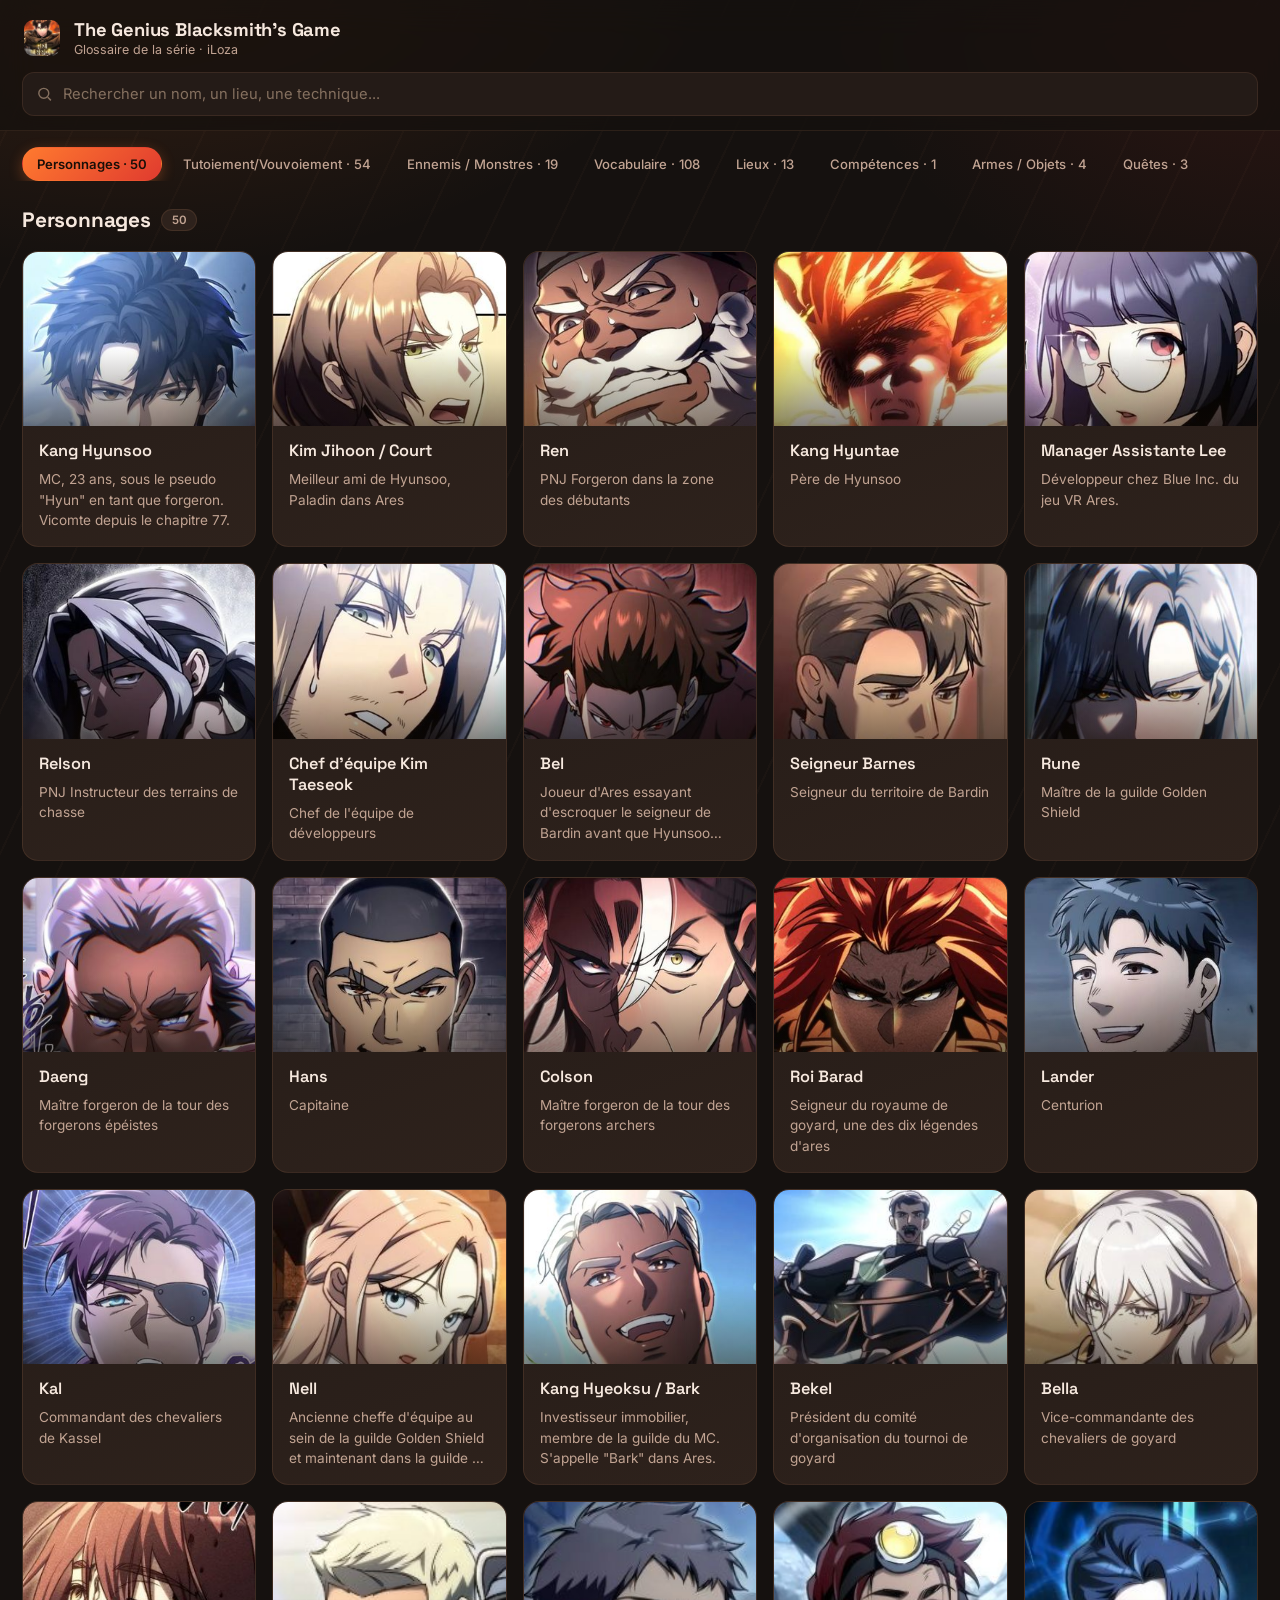
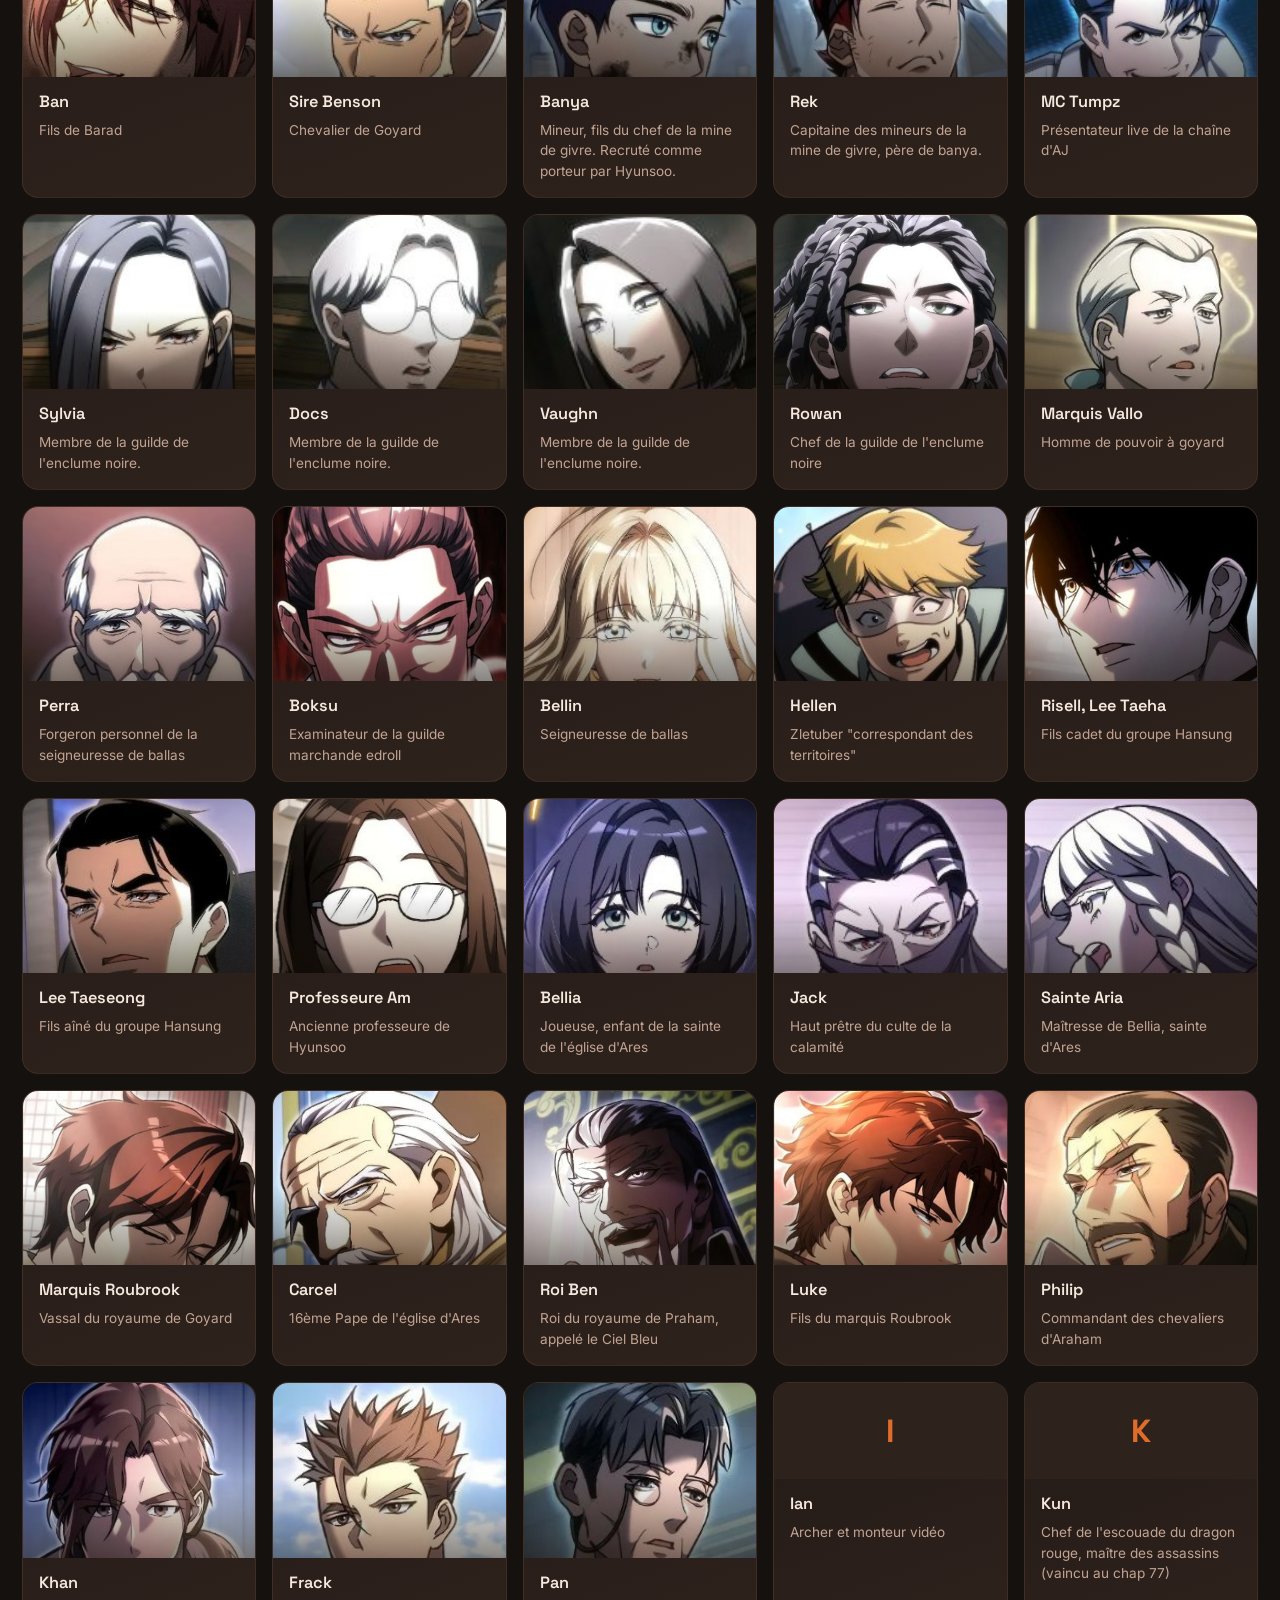
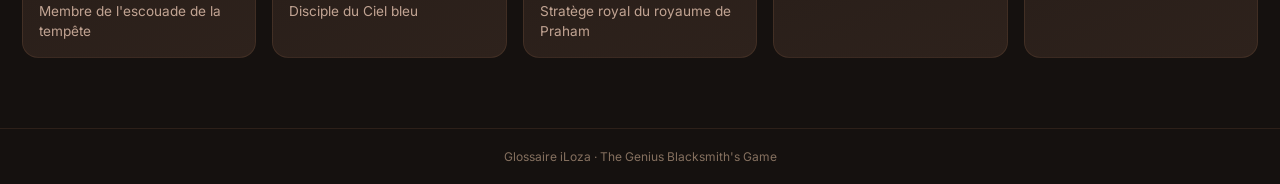
<file: glossaires/the-genius-blacksmiths-game.html>
<!DOCTYPE html>
<html lang="fr">
<head>
<meta charset="UTF-8">
<meta name="viewport" content="width=device-width, initial-scale=1, viewport-fit=cover">
<title>Glossaire — The Genius Blacksmith&#x27;s Game</title>
<meta name="theme-color" content="#15110f">
<link rel="preconnect" href="https://fonts.googleapis.com">
<link href="https://fonts.googleapis.com/css2?family=Space+Grotesk:wght@400;500;600;700&family=Inter:wght@400;500;600&display=swap" rel="stylesheet">
<style>
:root {
  --bg: #15110f;
  --bg-2: #1b1512;
  --surface: #241b17;
  --surface-2: #2e221c;
  --border: rgba(255,170,120,0.10);
  --border-hover: rgba(255,170,120,0.28);
  --text: #f6e8de;
  --text-dim: #c2a493;
  --text-faint: #85705f;
  --accent: #ff7a2f;
  --accent-2: #e03b2f;
  --accent-3: #2fa88a;
  --gold: #f0b429;
  --radius: 16px;
  --radius-sm: 10px;
  font-family: 'Inter', system-ui, sans-serif;
}
* { box-sizing: border-box; }
html, body { margin: 0; padding: 0; height: 100%; }
body {
  background: var(--bg);
  color: var(--text);
  padding-top: env(safe-area-inset-top, 0px);
  padding-bottom: env(safe-area-inset-bottom, 0px);
  background-image:
    radial-gradient(1000px 600px at 10% -10%, rgba(255,122,47,0.16), transparent 60%),
    radial-gradient(800px 600px at 100% 0%, rgba(224,59,47,0.12), transparent 55%),
    repeating-linear-gradient(115deg, rgba(255,170,120,0.025) 0px, rgba(255,170,120,0.025) 2px, transparent 2px, transparent 60px);
  background-attachment: fixed;
}
h1,h2,h3 { font-family: 'Space Grotesk', 'Inter', sans-serif; }
.ic { width: 14px; height: 14px; flex-shrink: 0; vertical-align: -2px; margin-right: 6px; color: var(--accent); }
.ic-lg { width: 34px; height: 34px; opacity: 0.35; color: var(--text-faint); }
header {
  position: sticky; top: 0; top: env(safe-area-inset-top, 0px);
  z-index: 30;
  background: rgba(21,17,15,0.78);
  backdrop-filter: blur(18px) saturate(140%);
  -webkit-backdrop-filter: blur(18px) saturate(140%);
  border-bottom: 1px solid var(--border);
  padding: 18px 22px 14px;
}
.header-top {
  display: flex; align-items: center; gap: 12px; justify-content: space-between;
  max-width: 1480px; margin: 0 auto;
}
.brand { display: flex; align-items: center; gap: 12px; }
.brand .logo {
  width: 40px; height: 40px; border-radius: 11px;
  background: linear-gradient(135deg, var(--accent), var(--accent-2));
  display: flex; align-items: center; justify-content: center;
  box-shadow: 0 4px 18px rgba(255,122,47,0.4);
  flex-shrink: 0;
}
.brand .logo svg { width: 22px; height: 22px; color: #1a0f08; }
.brand h1 {
  margin: 0; font-size: 1.15rem; font-weight: 700; letter-spacing: -0.01em; line-height: 1.2;
}
.brand .subtitle { margin: 0; font-size: 0.78rem; color: var(--text-dim); }
.search-wrap { max-width: 1480px; margin: 14px auto 0; position: relative; }
.search-wrap svg {
  position: absolute; left: 14px; top: 50%; transform: translateY(-50%);
  width: 17px; height: 17px; color: var(--text-faint); pointer-events: none;
}
#searchInput {
  width: 100%; padding: 12px 14px 12px 40px;
  border-radius: 12px; border: 1px solid var(--border);
  background: var(--surface); color: var(--text);
  font-family: inherit; font-size: 0.92rem;
  transition: border-color 0.15s, box-shadow 0.15s;
}
#searchInput::placeholder { color: var(--text-faint); }
#searchInput:focus {
  outline: none; border-color: var(--accent);
  box-shadow: 0 0 0 3px rgba(255,122,47,0.18);
}
nav.tabs {
  display: flex; gap: 6px; overflow-x: auto;
  padding: 12px 22px 0; margin-top: 4px;
  max-width: 1480px; margin-left: auto; margin-right: auto;
  scrollbar-width: none;
}
nav.tabs::-webkit-scrollbar { display: none; }
nav.tabs button {
  flex: 0 0 auto; background: transparent; color: var(--text-dim);
  border: 1px solid transparent; padding: 8px 14px; border-radius: 999px;
  font-family: 'Inter', sans-serif; font-size: 0.82rem; font-weight: 500;
  cursor: pointer; white-space: nowrap; transition: all 0.15s;
}
nav.tabs button:hover { color: var(--text); background: var(--surface); }
nav.tabs button.active {
  background: linear-gradient(135deg, var(--accent), var(--accent-2));
  color: #1a0f08; font-weight: 600;
  box-shadow: 0 4px 14px rgba(255,122,47,0.32);
}
main { max-width: 1480px; margin: 0 auto; padding: 26px 22px 70px; }
section.panel { display: none; }
section.panel.active { display: block; animation: fadein 0.3s ease; }
@keyframes fadein { from { opacity: 0; transform: translateY(6px); } to { opacity: 1; transform: translateY(0); } }
.section-title {
  font-size: 1.3rem; font-weight: 700; margin: 0 0 18px;
  display: flex; align-items: center; gap: 10px; letter-spacing: -0.01em;
}
.count-tag {
  font-size: 0.72rem; font-family: 'Inter', sans-serif; font-weight: 600;
  background: var(--surface-2); color: var(--text-dim);
  padding: 3px 10px; border-radius: 999px; border: 1px solid var(--border);
}
.grid { display: grid; grid-template-columns: repeat(auto-fill, minmax(200px, 1fr)); gap: 16px; }
.card {
  background: linear-gradient(160deg, var(--surface), var(--surface-2));
  border: 1px solid var(--border); border-radius: var(--radius);
  overflow: hidden; display: flex; flex-direction: column;
  transition: transform 0.18s, border-color 0.18s, box-shadow 0.18s;
}
.card:hover {
  transform: translateY(-4px); border-color: var(--border-hover);
  box-shadow: 0 14px 30px rgba(0,0,0,0.5);
}
.card-img {
  width: 100%; aspect-ratio: 4/3; background: var(--surface-2);
  display: flex; align-items: center; justify-content: center;
  overflow: hidden; position: relative;
}
.card-img::after {
  content: ''; position: absolute; inset: 0;
  background: linear-gradient(180deg, transparent 55%, rgba(20,12,6,0.5));
}
.card-img img { width: 100%; height: 100%; object-fit: cover; display: block; }
.noimg { display: flex; align-items: center; justify-content: center; }
.card-body { padding: 14px 16px 16px; flex: 1; }
.card-body h3 { margin: 0 0 8px; font-size: 1.02rem; font-weight: 600; color: var(--text); }
.badges { display: flex; gap: 6px; flex-wrap: wrap; margin-bottom: 8px; }
.badge {
  font-family: 'Inter', sans-serif; font-size: 0.66rem; font-weight: 600;
  padding: 3px 9px; border-radius: 999px;
  background: var(--surface-2); color: var(--text-dim);
  border: 1px solid var(--border); letter-spacing: 0.02em; text-transform: uppercase;
}
.badge.rang { background: linear-gradient(135deg, var(--accent-2), var(--gold)); color: #1a0f08; border: none; }
.badge.titre { background: linear-gradient(135deg, var(--accent-3), #1e8f7a); color: #06231c; border: none; }
.meta { display: flex; flex-direction: column; gap: 4px; font-size: 0.78rem; color: var(--text-dim); margin-bottom: 8px; }
.meta span { display: flex; align-items: center; }
.desc { font-size: 0.85rem; line-height: 1.5; margin: 6px 0 0; color: var(--text-dim); }
.char-card .desc {
  display: -webkit-box;
  -webkit-line-clamp: 3;
  line-clamp: 3;
  -webkit-box-orient: vertical;
  overflow: hidden;
}
.va-tag { font-size: 0.7rem; color: var(--gold); font-weight: 600; margin-bottom: 5px; letter-spacing: 0.02em; }
.table-wrap { overflow-x: auto; border-radius: var(--radius); border: 1px solid var(--border); }
table { width: 100%; border-collapse: collapse; background: var(--surface); font-size: 0.87rem; }
table th {
  background: var(--surface-2); color: var(--text-dim); padding: 12px 14px; text-align: left;
  font-family: 'Inter', sans-serif; font-size: 0.72rem; font-weight: 600;
  text-transform: uppercase; letter-spacing: 0.04em; border-bottom: 1px solid var(--border);
}
table td { padding: 12px 14px; border-bottom: 1px solid var(--border); vertical-align: top; color: var(--text); }
table tr:last-child td { border-bottom: none; }
table tr:hover td { background: var(--surface-2); }
td.rel { text-align: center; font-weight: 700; color: var(--accent); font-family: 'Space Grotesk', sans-serif; }
td.va { color: var(--text-faint); font-style: italic; }
td.vf { font-weight: 600; color: var(--text); }
td.pname { display: table-cell; }
.pname-inner {
  display: flex; align-items: center; gap: 8px;
}
.pname-avatar {
  width: 26px; height: 26px; border-radius: 50%;
  overflow: hidden; flex-shrink: 0; background: var(--surface-2);
  border: 1px solid var(--border);
  display: flex; align-items: center; justify-content: center;
}
.pname-avatar img { width: 100%; height: 100%; object-fit: cover; display: block; }
.pname-avatar svg { width: 14px; height: 14px; opacity: 0.3; }
.hist-item {
  display: flex; gap: 16px;
  background: linear-gradient(160deg, var(--surface), var(--surface-2));
  border: 1px solid var(--border); border-radius: var(--radius);
  padding: 16px 18px; margin-bottom: 12px; transition: border-color 0.15s;
}
.hist-item:hover { border-color: var(--border-hover); }
.hist-chap { flex: 0 0 118px; display: flex; flex-direction: column; gap: 6px; }
.chap-webtoon { font-weight: 700; color: var(--accent); font-size: 0.82rem; font-family: 'Space Grotesk', sans-serif; }
.chap-novel {
  font-size: 0.68rem; font-weight: 600; color: var(--accent-3);
  background: rgba(47,168,138,0.14); padding: 3px 8px; border-radius: 999px; width: fit-content;
}
.hist-body { flex: 1; }
.hist-desc { margin: 0 0 8px; font-size: 0.87rem; line-height: 1.55; color: var(--text); }
.hist-presence { font-size: 0.75rem; color: var(--text-dim); display: flex; align-items: center; }
footer {
  text-align: center; padding: 20px; font-size: 0.75rem; color: var(--text-faint);
  border-top: 1px solid var(--border);
}

.modal-overlay {
  position: fixed; inset: 0; z-index: 100;
  background: rgba(10,6,3,0.72);
  backdrop-filter: blur(6px);
  display: none;
  align-items: center; justify-content: center;
  padding: 20px;
  padding-top: calc(20px + env(safe-area-inset-top, 0px));
  padding-bottom: calc(20px + env(safe-area-inset-bottom, 0px));
}
.modal-overlay.open { display: flex; animation: fadein 0.2s ease; }
.modal-card {
  background: linear-gradient(165deg, var(--surface), var(--surface-2));
  border: 1px solid var(--border-hover);
  border-radius: 20px;
  max-width: 640px; width: 100%;
  max-height: 88vh; overflow-y: auto;
  box-shadow: 0 30px 70px rgba(0,0,0,0.6);
  position: relative;
}
.modal-head {
  display: flex; gap: 18px; align-items: flex-start;
  padding: 24px 24px 18px;
  border-bottom: 1px solid var(--border);
}
.modal-portrait {
  width: 96px; height: 96px; border-radius: 14px;
  overflow: hidden; flex-shrink: 0;
  background: var(--surface-2);
  border: 1px solid var(--border);
}
.modal-portrait img { width: 100%; height: 100%; object-fit: cover; display: block; }
.modal-portrait .noimg { width: 100%; height: 100%; }
.modal-title-wrap { flex: 1; min-width: 0; }
.modal-eyebrow {
  font-size: 0.68rem; text-transform: uppercase; letter-spacing: 0.08em;
  color: var(--text-faint); font-weight: 600; margin: 0 0 4px;
}
.modal-title-wrap h2 {
  margin: 0 0 8px; font-size: 1.4rem; font-weight: 700; color: var(--text);
}
.modal-close {
  position: absolute; top: 16px; right: 16px;
  width: 34px; height: 34px; border-radius: 10px;
  background: var(--surface-2); border: 1px solid var(--border);
  color: var(--text-dim); cursor: pointer;
  display: flex; align-items: center; justify-content: center;
  transition: background 0.15s, color 0.15s;
}
.modal-close:hover { background: var(--accent-2); color: #fff; }
.modal-close svg { width: 16px; height: 16px; }
.modal-body { padding: 20px 24px 26px; }
.modal-desc {
  font-size: 0.9rem; line-height: 1.6; color: var(--text-dim);
  margin: 0 0 22px;
}
.modal-meta-row {
  display: flex; flex-direction: column; gap: 6px;
  font-size: 0.82rem; color: var(--text-dim); margin-bottom: 4px;
}
.modal-meta-row span { display: flex; align-items: center; }
.modal-section {
  margin-top: 22px;
}
.modal-section h4 {
  font-size: 0.78rem; text-transform: uppercase; letter-spacing: 0.06em;
  font-weight: 700; color: var(--accent);
  margin: 0 0 12px;
  padding-bottom: 8px; border-bottom: 1px solid var(--border);
}
.rel-grid {
  display: flex; flex-wrap: wrap; gap: 8px;
}
.rel-chip {
  display: flex; align-items: center; gap: 8px;
  background: var(--surface); border: 1px solid var(--border);
  border-radius: 999px; padding: 5px 12px 5px 5px;
  font-size: 0.82rem; color: var(--text);
  transition: border-color 0.15s;
}
.rel-chip:hover { border-color: var(--border-hover); }
.rel-avatar {
  width: 26px; height: 26px; border-radius: 50%;
  overflow: hidden; flex-shrink: 0; background: var(--surface-2);
  display: flex; align-items: center; justify-content: center;
}
.rel-avatar img { width: 100%; height: 100%; object-fit: cover; }
.rel-avatar svg { width: 14px; height: 14px; opacity: 0.3; }
.rel-label {
  font-weight: 700; font-size: 0.7rem; text-transform: uppercase;
  color: var(--gold); margin-left: 2px;
}
.tech-list { display: flex; flex-direction: column; gap: 8px; }
.tech-item {
  background: var(--surface); border: 1px solid var(--border);
  border-radius: 12px; padding: 10px 14px;
}
.tech-item .tech-names {
  display: flex; align-items: baseline; gap: 8px; margin-bottom: 3px;
}
.tech-item .tech-vf { font-weight: 700; color: var(--text); font-size: 0.9rem; }
.tech-item .tech-va { font-size: 0.72rem; color: var(--text-faint); font-style: italic; }
.tech-item .tech-details { font-size: 0.8rem; color: var(--text-dim); margin: 0; }
.modal-empty { font-size: 0.82rem; color: var(--text-faint); font-style: italic; }
.char-card { cursor: pointer; }


.hero-banner {
  width: 100%;
  aspect-ratio: 2033 / 457;
  max-height: 260px;
  overflow: hidden;
  position: relative;
}
.hero-banner img {
  width: 100%; height: 100%; object-fit: cover; display: block;
}
.hero-banner::after {
  content: '';
  position: absolute; inset: 0;
  background: linear-gradient(180deg, rgba(21,17,15,0) 45%, rgba(21,17,15,0.95) 100%);
}


.logo.logo-img { background: transparent; box-shadow: none; padding: 2px; }
.logo.logo-img img { width: 100%; height: 100%; object-fit: contain; }


.hist-item { align-items: stretch; }
.hist-loc-img {
  flex: 0 0 84px;
  width: 84px; height: 84px;
  border-radius: 12px;
  overflow: hidden;
  background: var(--surface-2);
  display: flex; align-items: center; justify-content: center;
  border: 1px solid var(--border);
}
.hist-loc-img img { width: 100%; height: 100%; object-fit: cover; display: block; }
.hist-loc-img .noimg svg { width: 28px; height: 28px; opacity: 0.3; color: var(--text-faint); }
.chap-lieu {
  font-size: 0.68rem; color: var(--text-dim);
  display: flex; align-items: center; gap: 4px;
}


.hist-item { align-items: stretch; }
.hist-loc-img {
  flex: 0 0 84px;
  width: 84px; height: 84px;
  border-radius: 12px;
  overflow: hidden;
  background: var(--surface-2);
  display: flex; align-items: center; justify-content: center;
  border: 1px solid var(--border);
}
.hist-loc-img img { width: 100%; height: 100%; object-fit: cover; display: block; }
.hist-loc-img .noimg svg { width: 28px; height: 28px; opacity: 0.3; color: var(--text-faint); }
.chap-lieu {
  font-size: 0.68rem; color: var(--text-dim);
}


.card-img.ph { aspect-ratio: auto; height: 96px; }
.card-img.ph .initials { font-family: 'Space Grotesk', sans-serif; font-weight: 700; font-size: 2rem; color: var(--accent); opacity: .85; z-index: 1; }
.card-img.ph::after { display: none; }
.rel-label-s { font-weight: 700; font-size: 0.7rem; text-transform: uppercase; color: var(--gold); }
.tuto-note { color: var(--text-faint); font-size: .78rem; }
.count-line { color: var(--text-faint); font-size: .8rem; margin: -8px 0 14px; }
</style>
</head>
<body>
<header>
  <div class="header-top">
    <div class="brand">
      <div class="logo logo-img"><img src="../covers/the-genius-blacksmiths-game.webp" alt="" style="border-radius:9px;object-fit:cover"></div>
      <div>
        <h1>The Genius Blacksmith&#x27;s Game</h1>
        <p class="subtitle">Glossaire de la série · iLoza</p>
      </div>
    </div>
  </div>
  <div class="search-wrap">
    <svg viewBox="0 0 24 24" fill="none" stroke="currentColor" stroke-width="2"><circle cx="11" cy="11" r="7"/><line x1="21" y1="21" x2="16.65" y2="16.65"/></svg>
    <input type="search" id="searchInput" placeholder="Rechercher un nom, un lieu, une technique...">
  </div>
</header>
<nav class="tabs" id="tabs"><button data-target="personnages" class="active">Personnages · 50</button><button data-target="tuto">Tutoiement/Vouvoiement · 54</button><button data-target="ennemis">Ennemis / Monstres · 19</button><button data-target="vocabulaire">Vocabulaire · 108</button><button data-target="lieux">Lieux · 13</button><button data-target="competences">Compétences · 1</button><button data-target="armes">Armes / Objets · 4</button><button data-target="quetes">Quêtes · 3</button></nav>
<main>
<section class="panel active" id="personnages"><h2 class="section-title">Personnages <span class="count-tag">50</span></h2><div class="grid" id="persGrid"><div class="card char-card" data-idx="0" data-search="Kang Hyunsoo MC, 23 ans, sous le pseudo &quot;Hyun&quot; en tant que forgeron. Vicomte depuis le chapitre 77. "><div class="card-img"><img src="img/the-genius-blacksmiths-game/c1r3.jpg" alt="Kang Hyunsoo" loading="lazy" style="object-position:center 18%"></div><div class="card-body"><h3>Kang Hyunsoo</h3><p class="desc">MC, 23 ans, sous le pseudo &quot;Hyun&quot; en tant que forgeron. Vicomte depuis le chapitre 77.</p></div></div><div class="card char-card" data-idx="1" data-search="Kim Jihoon / Court Meilleur ami de Hyunsoo, Paladin dans Ares "><div class="card-img"><img src="img/the-genius-blacksmiths-game/c1r4.jpg" alt="Kim Jihoon / Court" loading="lazy" style="object-position:center 18%"></div><div class="card-body"><h3>Kim Jihoon / Court</h3><p class="desc">Meilleur ami de Hyunsoo, Paladin dans Ares</p></div></div><div class="card char-card" data-idx="2" data-search="Ren PNJ Forgeron dans la zone des débutants "><div class="card-img"><img src="img/the-genius-blacksmiths-game/c1r5.jpg" alt="Ren" loading="lazy" style="object-position:center 18%"></div><div class="card-body"><h3>Ren</h3><p class="desc">PNJ Forgeron dans la zone des débutants</p></div></div><div class="card char-card" data-idx="3" data-search="Kang Hyuntae Père de Hyunsoo "><div class="card-img"><img src="img/the-genius-blacksmiths-game/c1r6.jpg" alt="Kang Hyuntae" loading="lazy" style="object-position:center 18%"></div><div class="card-body"><h3>Kang Hyuntae</h3><p class="desc">Père de Hyunsoo</p></div></div><div class="card char-card" data-idx="4" data-search="Manager Assistante Lee Développeur chez Blue Inc. du jeu VR Ares. "><div class="card-img"><img src="img/the-genius-blacksmiths-game/c1r7.jpg" alt="Manager Assistante Lee" loading="lazy" style="object-position:center 18%"></div><div class="card-body"><h3>Manager Assistante Lee</h3><p class="desc">Développeur chez Blue Inc. du jeu VR Ares.</p></div></div><div class="card char-card" data-idx="5" data-search="Relson PNJ Instructeur des terrains de chasse "><div class="card-img"><img src="img/the-genius-blacksmiths-game/c1r8.jpg" alt="Relson" loading="lazy" style="object-position:center 18%"></div><div class="card-body"><h3>Relson</h3><p class="desc">PNJ Instructeur des terrains de chasse</p></div></div><div class="card char-card" data-idx="6" data-search="Chef d&#x27;équipe Kim Taeseok Chef de l&#x27;équipe de développeurs "><div class="card-img"><img src="img/the-genius-blacksmiths-game/c1r9.jpg" alt="Chef d&#x27;équipe Kim Taeseok" loading="lazy" style="object-position:center 18%"></div><div class="card-body"><h3>Chef d&#x27;équipe Kim Taeseok</h3><p class="desc">Chef de l&#x27;équipe de développeurs</p></div></div><div class="card char-card" data-idx="7" data-search="Bel Joueur d&#x27;Ares essayant d&#x27;escroquer le seigneur de Bardin avant que Hyunsoo n&#x27;arrive "><div class="card-img"><img src="img/the-genius-blacksmiths-game/c1r10.jpg" alt="Bel" loading="lazy" style="object-position:center 18%"></div><div class="card-body"><h3>Bel</h3><p class="desc">Joueur d&#x27;Ares essayant d&#x27;escroquer le seigneur de Bardin avant que Hyunsoo n&#x27;arrive</p></div></div><div class="card char-card" data-idx="8" data-search="Seigneur Barnes Seigneur du territoire de Bardin "><div class="card-img"><img src="img/the-genius-blacksmiths-game/c1r11.jpg" alt="Seigneur Barnes" loading="lazy" style="object-position:center 18%"></div><div class="card-body"><h3>Seigneur Barnes</h3><p class="desc">Seigneur du territoire de Bardin</p></div></div><div class="card char-card" data-idx="9" data-search="Rune Maître de la guilde Golden Shield "><div class="card-img"><img src="img/the-genius-blacksmiths-game/c1r12.jpg" alt="Rune" loading="lazy" style="object-position:center 18%"></div><div class="card-body"><h3>Rune</h3><p class="desc">Maître de la guilde Golden Shield</p></div></div><div class="card char-card" data-idx="10" data-search="Daeng Maître forgeron de la tour des forgerons épéistes "><div class="card-img"><img src="img/the-genius-blacksmiths-game/c1r13.jpg" alt="Daeng" loading="lazy" style="object-position:center 18%"></div><div class="card-body"><h3>Daeng</h3><p class="desc">Maître forgeron de la tour des forgerons épéistes</p></div></div><div class="card char-card" data-idx="11" data-search="Hans Capitaine "><div class="card-img"><img src="img/the-genius-blacksmiths-game/c1r14.jpg" alt="Hans" loading="lazy" style="object-position:center 18%"></div><div class="card-body"><h3>Hans</h3><p class="desc">Capitaine</p></div></div><div class="card char-card" data-idx="12" data-search="Colson Maître forgeron de la tour des forgerons archers "><div class="card-img"><img src="img/the-genius-blacksmiths-game/c1r15.jpg" alt="Colson" loading="lazy" style="object-position:center 18%"></div><div class="card-body"><h3>Colson</h3><p class="desc">Maître forgeron de la tour des forgerons archers</p></div></div><div class="card char-card" data-idx="13" data-search="Roi Barad Seigneur du royaume de goyard, une des dix légendes d&#x27;ares "><div class="card-img"><img src="img/the-genius-blacksmiths-game/c1r16.jpg" alt="Roi Barad" loading="lazy" style="object-position:center 18%"></div><div class="card-body"><h3>Roi Barad</h3><p class="desc">Seigneur du royaume de goyard, une des dix légendes d&#x27;ares</p></div></div><div class="card char-card" data-idx="14" data-search="Lander Centurion "><div class="card-img"><img src="img/the-genius-blacksmiths-game/c1r17.jpg" alt="Lander" loading="lazy" style="object-position:center 18%"></div><div class="card-body"><h3>Lander</h3><p class="desc">Centurion</p></div></div><div class="card char-card" data-idx="15" data-search="Kal Commandant des chevaliers de Kassel "><div class="card-img"><img src="img/the-genius-blacksmiths-game/c1r18.jpg" alt="Kal" loading="lazy" style="object-position:center 18%"></div><div class="card-body"><h3>Kal</h3><p class="desc">Commandant des chevaliers de Kassel</p></div></div><div class="card char-card" data-idx="16" data-search="Nell Ancienne cheffe d&#x27;équipe au sein de la guilde Golden Shield et maintenant dans la guilde du MC "><div class="card-img"><img src="img/the-genius-blacksmiths-game/c1r19.jpg" alt="Nell" loading="lazy" style="object-position:center 18%"></div><div class="card-body"><h3>Nell</h3><p class="desc">Ancienne cheffe d&#x27;équipe au sein de la guilde Golden Shield et maintenant dans la guilde du MC</p></div></div><div class="card char-card" data-idx="17" data-search="Kang Hyeoksu / Bark Investisseur immobilier, membre de la guilde du MC. S&#x27;appelle &quot;Bark&quot; dans Ares. "><div class="card-img"><img src="img/the-genius-blacksmiths-game/c1r20.jpg" alt="Kang Hyeoksu / Bark" loading="lazy" style="object-position:center 18%"></div><div class="card-body"><h3>Kang Hyeoksu / Bark</h3><p class="desc">Investisseur immobilier, membre de la guilde du MC. S&#x27;appelle &quot;Bark&quot; dans Ares.</p></div></div><div class="card char-card" data-idx="18" data-search="Bekel Président du comité d&#x27;organisation du tournoi de goyard "><div class="card-img"><img src="img/the-genius-blacksmiths-game/c1r21.jpg" alt="Bekel" loading="lazy" style="object-position:center 18%"></div><div class="card-body"><h3>Bekel</h3><p class="desc">Président du comité d&#x27;organisation du tournoi de goyard</p></div></div><div class="card char-card" data-idx="19" data-search="Bella Vice-commandante des chevaliers de goyard "><div class="card-img"><img src="img/the-genius-blacksmiths-game/c1r22.jpg" alt="Bella" loading="lazy" style="object-position:center 18%"></div><div class="card-body"><h3>Bella</h3><p class="desc">Vice-commandante des chevaliers de goyard</p></div></div><div class="card char-card" data-idx="20" data-search="Ban Fils de Barad "><div class="card-img"><img src="img/the-genius-blacksmiths-game/c1r23.jpg" alt="Ban" loading="lazy" style="object-position:center 18%"></div><div class="card-body"><h3>Ban</h3><p class="desc">Fils de Barad</p></div></div><div class="card char-card" data-idx="21" data-search="Sire Benson Chevalier de Goyard "><div class="card-img"><img src="img/the-genius-blacksmiths-game/c1r24.jpg" alt="Sire Benson" loading="lazy" style="object-position:center 18%"></div><div class="card-body"><h3>Sire Benson</h3><p class="desc">Chevalier de Goyard</p></div></div><div class="card char-card" data-idx="22" data-search="Banya Mineur, fils du chef de la mine de givre. Recruté comme porteur par Hyunsoo. "><div class="card-img"><img src="img/the-genius-blacksmiths-game/c1r25.jpg" alt="Banya" loading="lazy" style="object-position:center 18%"></div><div class="card-body"><h3>Banya</h3><p class="desc">Mineur, fils du chef de la mine de givre. Recruté comme porteur par Hyunsoo.</p></div></div><div class="card char-card" data-idx="23" data-search="Rek Capitaine des mineurs de la mine de givre, père de banya. "><div class="card-img"><img src="img/the-genius-blacksmiths-game/c1r26.jpg" alt="Rek" loading="lazy" style="object-position:center 18%"></div><div class="card-body"><h3>Rek</h3><p class="desc">Capitaine des mineurs de la mine de givre, père de banya.</p></div></div><div class="card char-card" data-idx="24" data-search="MC Tumpz Présentateur live de la chaîne d&#x27;AJ "><div class="card-img"><img src="img/the-genius-blacksmiths-game/c1r27.jpg" alt="MC Tumpz" loading="lazy" style="object-position:center 18%"></div><div class="card-body"><h3>MC Tumpz</h3><p class="desc">Présentateur live de la chaîne d&#x27;AJ</p></div></div><div class="card char-card" data-idx="25" data-search="Sylvia Membre de la guilde de l&#x27;enclume noire. "><div class="card-img"><img src="img/the-genius-blacksmiths-game/c1r28.jpg" alt="Sylvia" loading="lazy" style="object-position:center 18%"></div><div class="card-body"><h3>Sylvia</h3><p class="desc">Membre de la guilde de l&#x27;enclume noire.</p></div></div><div class="card char-card" data-idx="26" data-search="Docs Membre de la guilde de l&#x27;enclume noire. "><div class="card-img"><img src="img/the-genius-blacksmiths-game/c1r29.jpg" alt="Docs" loading="lazy" style="object-position:center 18%"></div><div class="card-body"><h3>Docs</h3><p class="desc">Membre de la guilde de l&#x27;enclume noire.</p></div></div><div class="card char-card" data-idx="27" data-search="Vaughn Membre de la guilde de l&#x27;enclume noire. "><div class="card-img"><img src="img/the-genius-blacksmiths-game/c1r30.jpg" alt="Vaughn" loading="lazy" style="object-position:center 18%"></div><div class="card-body"><h3>Vaughn</h3><p class="desc">Membre de la guilde de l&#x27;enclume noire.</p></div></div><div class="card char-card" data-idx="28" data-search="Rowan Chef de la guilde de l&#x27;enclume noire "><div class="card-img"><img src="img/the-genius-blacksmiths-game/c1r31.jpg" alt="Rowan" loading="lazy" style="object-position:center 18%"></div><div class="card-body"><h3>Rowan</h3><p class="desc">Chef de la guilde de l&#x27;enclume noire</p></div></div><div class="card char-card" data-idx="29" data-search="Marquis Vallo Homme de pouvoir à goyard "><div class="card-img"><img src="img/the-genius-blacksmiths-game/c1r32.jpg" alt="Marquis Vallo" loading="lazy" style="object-position:center 18%"></div><div class="card-body"><h3>Marquis Vallo</h3><p class="desc">Homme de pouvoir à goyard</p></div></div><div class="card char-card" data-idx="30" data-search="Perra Forgeron personnel de la seigneuresse de ballas "><div class="card-img"><img src="img/the-genius-blacksmiths-game/c1r33.jpg" alt="Perra" loading="lazy" style="object-position:center 18%"></div><div class="card-body"><h3>Perra</h3><p class="desc">Forgeron personnel de la seigneuresse de ballas</p></div></div><div class="card char-card" data-idx="31" data-search="Boksu Examinateur de la guilde marchande edroll "><div class="card-img"><img src="img/the-genius-blacksmiths-game/c1r34.jpg" alt="Boksu" loading="lazy" style="object-position:center 18%"></div><div class="card-body"><h3>Boksu</h3><p class="desc">Examinateur de la guilde marchande edroll</p></div></div><div class="card char-card" data-idx="32" data-search="Bellin Seigneuresse de ballas "><div class="card-img"><img src="img/the-genius-blacksmiths-game/c1r35.jpg" alt="Bellin" loading="lazy" style="object-position:center 18%"></div><div class="card-body"><h3>Bellin</h3><p class="desc">Seigneuresse de ballas</p></div></div><div class="card char-card" data-idx="33" data-search="Hellen Zletuber &quot;correspondant des territoires&quot; "><div class="card-img"><img src="img/the-genius-blacksmiths-game/c1r36.jpg" alt="Hellen" loading="lazy" style="object-position:center 18%"></div><div class="card-body"><h3>Hellen</h3><p class="desc">Zletuber &quot;correspondant des territoires&quot;</p></div></div><div class="card char-card" data-idx="34" data-search="Risell, Lee Taeha Fils cadet du groupe Hansung "><div class="card-img"><img src="img/the-genius-blacksmiths-game/c1r37.jpg" alt="Risell, Lee Taeha" loading="lazy" style="object-position:center 18%"></div><div class="card-body"><h3>Risell, Lee Taeha</h3><p class="desc">Fils cadet du groupe Hansung</p></div></div><div class="card char-card" data-idx="35" data-search="Lee Taeseong Fils aîné du groupe Hansung "><div class="card-img"><img src="img/the-genius-blacksmiths-game/c1r38.jpg" alt="Lee Taeseong" loading="lazy" style="object-position:center 18%"></div><div class="card-body"><h3>Lee Taeseong</h3><p class="desc">Fils aîné du groupe Hansung</p></div></div><div class="card char-card" data-idx="36" data-search="Professeure Am Ancienne professeure de Hyunsoo "><div class="card-img"><img src="img/the-genius-blacksmiths-game/c1r39.jpg" alt="Professeure Am" loading="lazy" style="object-position:center 18%"></div><div class="card-body"><h3>Professeure Am</h3><p class="desc">Ancienne professeure de Hyunsoo</p></div></div><div class="card char-card" data-idx="37" data-search="Bellia Joueuse, enfant de la sainte de l&#x27;église d&#x27;Ares "><div class="card-img"><img src="img/the-genius-blacksmiths-game/c1r41.jpg" alt="Bellia" loading="lazy" style="object-position:center 18%"></div><div class="card-body"><h3>Bellia</h3><p class="desc">Joueuse, enfant de la sainte de l&#x27;église d&#x27;Ares</p></div></div><div class="card char-card" data-idx="38" data-search="Jack Haut prêtre du culte de la calamité "><div class="card-img"><img src="img/the-genius-blacksmiths-game/c1r42.jpg" alt="Jack" loading="lazy" style="object-position:center 18%"></div><div class="card-body"><h3>Jack</h3><p class="desc">Haut prêtre du culte de la calamité</p></div></div><div class="card char-card" data-idx="39" data-search="Sainte Aria Maîtresse de Bellia, sainte d&#x27;Ares "><div class="card-img"><img src="img/the-genius-blacksmiths-game/c1r43.jpg" alt="Sainte Aria" loading="lazy" style="object-position:center 18%"></div><div class="card-body"><h3>Sainte Aria</h3><p class="desc">Maîtresse de Bellia, sainte d&#x27;Ares</p></div></div><div class="card char-card" data-idx="40" data-search="Marquis Roubrook Vassal du royaume de Goyard "><div class="card-img"><img src="img/the-genius-blacksmiths-game/c1r44.jpg" alt="Marquis Roubrook" loading="lazy" style="object-position:center 18%"></div><div class="card-body"><h3>Marquis Roubrook</h3><p class="desc">Vassal du royaume de Goyard</p></div></div><div class="card char-card" data-idx="41" data-search="Carcel 16ème Pape de l&#x27;église d&#x27;Ares "><div class="card-img"><img src="img/the-genius-blacksmiths-game/c1r45.jpg" alt="Carcel" loading="lazy" style="object-position:center 18%"></div><div class="card-body"><h3>Carcel</h3><p class="desc">16ème Pape de l&#x27;église d&#x27;Ares</p></div></div><div class="card char-card" data-idx="42" data-search="Roi Ben Roi du royaume de Praham, appelé le Ciel Bleu "><div class="card-img"><img src="img/the-genius-blacksmiths-game/c1r46.jpg" alt="Roi Ben" loading="lazy" style="object-position:center 18%"></div><div class="card-body"><h3>Roi Ben</h3><p class="desc">Roi du royaume de Praham, appelé le Ciel Bleu</p></div></div><div class="card char-card" data-idx="43" data-search="Luke Fils du marquis Roubrook "><div class="card-img"><img src="img/the-genius-blacksmiths-game/c1r47.jpg" alt="Luke" loading="lazy" style="object-position:center 18%"></div><div class="card-body"><h3>Luke</h3><p class="desc">Fils du marquis Roubrook</p></div></div><div class="card char-card" data-idx="44" data-search="Philip Commandant des chevaliers d&#x27;Araham "><div class="card-img"><img src="img/the-genius-blacksmiths-game/c1r48.jpg" alt="Philip" loading="lazy" style="object-position:center 18%"></div><div class="card-body"><h3>Philip</h3><p class="desc">Commandant des chevaliers d&#x27;Araham</p></div></div><div class="card char-card" data-idx="45" data-search="Khan Membre de l&#x27;escouade de la tempête "><div class="card-img"><img src="img/the-genius-blacksmiths-game/c1r49.jpg" alt="Khan" loading="lazy" style="object-position:center 18%"></div><div class="card-body"><h3>Khan</h3><p class="desc">Membre de l&#x27;escouade de la tempête</p></div></div><div class="card char-card" data-idx="46" data-search="Frack Disciple du Ciel bleu "><div class="card-img"><img src="img/the-genius-blacksmiths-game/c1r50.jpg" alt="Frack" loading="lazy" style="object-position:center 18%"></div><div class="card-body"><h3>Frack</h3><p class="desc">Disciple du Ciel bleu</p></div></div><div class="card char-card" data-idx="47" data-search="Pan Stratège royal du royaume de Praham "><div class="card-img"><img src="img/the-genius-blacksmiths-game/c1r51.jpg" alt="Pan" loading="lazy" style="object-position:center 18%"></div><div class="card-body"><h3>Pan</h3><p class="desc">Stratège royal du royaume de Praham</p></div></div><div class="card char-card" data-idx="48" data-search="Ian Archer et monteur vidéo "><div class="card-img ph"><div class="initials">I</div></div><div class="card-body"><h3>Ian</h3><p class="desc">Archer et monteur vidéo</p></div></div><div class="card char-card" data-idx="49" data-search="Kun Chef de l&#x27;escouade du dragon rouge, maître des assassins (vaincu au chap 77) "><div class="card-img ph"><div class="initials">K</div></div><div class="card-body"><h3>Kun</h3><p class="desc">Chef de l&#x27;escouade du dragon rouge, maître des assassins (vaincu au chap 77)</p></div></div></div></section>
<section class="panel" id="tuto"><h2 class="section-title">Tutoiement / Vouvoiement <span class="count-tag">54</span></h2><div class="table-wrap"><table><thead><tr><th>Personnage 1</th><th>Relation</th><th>Personnage 2</th></tr></thead><tbody><tr data-search="Kang Hyunsoo Kim Jihoon / Court Tu / Tu"><td class="pname">Kang Hyunsoo</td><td class="rel">Tu / Tu</td><td class="pname">Kim Jihoon / Court</td></tr><tr data-search="Kang Hyunsoo Ren Vous / Tu"><td class="pname">Kang Hyunsoo</td><td class="rel">Vous / Tu</td><td class="pname">Ren</td></tr><tr data-search="Kang Hyunsoo Relson Vous / Tu"><td class="pname">Kang Hyunsoo</td><td class="rel">Vous / Tu</td><td class="pname">Relson</td></tr><tr data-search="Chef d&#x27;équipe Kim Taeseok Manager Assistante Lee Vous / Vous"><td class="pname">Chef d&#x27;équipe Kim Taeseok</td><td class="rel">Vous / Vous</td><td class="pname">Manager Assistante Lee</td></tr><tr data-search="Kang Hyunsoo Seigneur Barnes Vous / Tu"><td class="pname">Kang Hyunsoo</td><td class="rel">Vous / Tu</td><td class="pname">Seigneur Barnes</td></tr><tr data-search="Bel Seigneur Barnes Vous / Tu"><td class="pname">Bel</td><td class="rel">Vous / Tu</td><td class="pname">Seigneur Barnes</td></tr><tr data-search="Kang Hyunsoo Daeng Vous / Vous"><td class="pname">Kang Hyunsoo</td><td class="rel">Vous / Vous</td><td class="pname">Daeng</td></tr><tr data-search="Kang Hyunsoo Hans Vous / Vous"><td class="pname">Kang Hyunsoo</td><td class="rel">Vous / Vous</td><td class="pname">Hans</td></tr><tr data-search="Kang Hyunsoo Colson Vous / Vous"><td class="pname">Kang Hyunsoo</td><td class="rel">Vous / Vous</td><td class="pname">Colson</td></tr><tr data-search="Colson Daeng Tu / Tu"><td class="pname">Colson</td><td class="rel">Tu / Tu</td><td class="pname">Daeng</td></tr><tr data-search="Kang Hyunsoo Lander Vous / Vous"><td class="pname">Kang Hyunsoo</td><td class="rel">Vous / Vous</td><td class="pname">Lander</td></tr><tr data-search="Kang Hyunsoo Kal Vous / Tu"><td class="pname">Kang Hyunsoo</td><td class="rel">Vous / Tu</td><td class="pname">Kal</td></tr><tr data-search="Kang Hyunsoo Nell Tu / Tu"><td class="pname">Kang Hyunsoo</td><td class="rel">Tu / Tu</td><td class="pname">Nell</td></tr><tr data-search="Roi Barad Ban Tu / Tu"><td class="pname">Roi Barad</td><td class="rel">Tu / Tu</td><td class="pname">Ban</td></tr><tr data-search="Kang Hyunsoo Sire Benson Vous / Vous"><td class="pname">Kang Hyunsoo</td><td class="rel">Vous / Vous</td><td class="pname">Sire Benson</td></tr><tr data-search="Banya Rek Tu / Tu"><td class="pname">Banya</td><td class="rel">Tu / Tu</td><td class="pname">Rek</td></tr><tr data-search="Kang Hyunsoo Rek Vous / Tu"><td class="pname">Kang Hyunsoo</td><td class="rel">Vous / Tu</td><td class="pname">Rek</td></tr><tr data-search="Kang Hyunsoo Banya Tu / Tu"><td class="pname">Kang Hyunsoo</td><td class="rel">Tu / Tu</td><td class="pname">Banya</td></tr><tr data-search="Kang Hyunsoo MC Tumpz Vous / Vous"><td class="pname">Kang Hyunsoo</td><td class="rel">Vous / Vous</td><td class="pname">MC Tumpz</td></tr><tr data-search="Sylvia Docs Tu / Tu"><td class="pname">Sylvia</td><td class="rel">Tu / Tu</td><td class="pname">Docs</td></tr><tr data-search="Sylvia Vaughn Tu / Tu"><td class="pname">Sylvia</td><td class="rel">Tu / Tu</td><td class="pname">Vaughn</td></tr><tr data-search="Sylvia Rowan Vous / Tu"><td class="pname">Sylvia</td><td class="rel">Vous / Tu</td><td class="pname">Rowan</td></tr><tr data-search="Rowan Vaughn Tu / Vous"><td class="pname">Rowan</td><td class="rel">Tu / Vous</td><td class="pname">Vaughn</td></tr><tr data-search="Rowan Docs Tu / Vous"><td class="pname">Rowan</td><td class="rel">Tu / Vous</td><td class="pname">Docs</td></tr><tr data-search="Vaughn Docs Tu / Tu"><td class="pname">Vaughn</td><td class="rel">Tu / Tu</td><td class="pname">Docs</td></tr><tr data-search="Marquis Vallo Roi Barad Vous / Vous"><td class="pname">Marquis Vallo</td><td class="rel">Vous / Vous</td><td class="pname">Roi Barad</td></tr><tr data-search="Kang Hyunsoo Boksu Tu / Tu"><td class="pname">Kang Hyunsoo</td><td class="rel">Tu / Tu</td><td class="pname">Boksu</td></tr><tr data-search="Kang Hyunsoo Perra Vous / Vous"><td class="pname">Kang Hyunsoo</td><td class="rel">Vous / Vous</td><td class="pname">Perra</td></tr><tr data-search="Kang Hyunsoo Bellin Vous / Vous"><td class="pname">Kang Hyunsoo</td><td class="rel">Vous / Vous</td><td class="pname">Bellin</td></tr><tr data-search="Kang Hyunsoo Risell, Lee Taeha Tu / Tu"><td class="pname">Kang Hyunsoo</td><td class="rel">Tu / Tu</td><td class="pname">Risell, Lee Taeha</td></tr><tr data-search="Risell, Lee Taeha Lee Taeseong Tu / Tu"><td class="pname">Risell, Lee Taeha</td><td class="rel">Tu / Tu</td><td class="pname">Lee Taeseong</td></tr><tr data-search="Lee Taeseong Professeure Am Vous / Vous"><td class="pname">Lee Taeseong</td><td class="rel">Vous / Vous</td><td class="pname">Professeure Am</td></tr><tr data-search="Professeure Am Kang Hyunsoo Tu / Vous"><td class="pname">Professeure Am</td><td class="rel">Tu / Vous</td><td class="pname">Kang Hyunsoo</td></tr><tr data-search="Kang Hyunsoo Bellia Tu / Tu"><td class="pname">Kang Hyunsoo</td><td class="rel">Tu / Tu</td><td class="pname">Bellia</td></tr><tr data-search="Kang Hyunsoo Sainte Aria Vous / Tu"><td class="pname">Kang Hyunsoo</td><td class="rel">Vous / Tu</td><td class="pname">Sainte Aria</td></tr><tr data-search="Kang Hyunsoo Jack Tu / Tu"><td class="pname">Kang Hyunsoo</td><td class="rel">Tu / Tu</td><td class="pname">Jack</td></tr><tr data-search="Bellia Nell Tu / Tu"><td class="pname">Bellia</td><td class="rel">Tu / Tu</td><td class="pname">Nell</td></tr><tr data-search="Bellia Kang Hyeoksu / Bark Tu / Tu"><td class="pname">Bellia</td><td class="rel">Tu / Tu</td><td class="pname">Kang Hyeoksu / Bark</td></tr><tr data-search="Bellia Risell, Lee Taeha Tu / Tu"><td class="pname">Bellia</td><td class="rel">Tu / Tu</td><td class="pname">Risell, Lee Taeha</td></tr><tr data-search="Marquis Roubrook Kang Hyunsoo Vous / Vous"><td class="pname">Marquis Roubrook</td><td class="rel">Vous / Vous</td><td class="pname">Kang Hyunsoo</td></tr><tr data-search="Marquis Roubrook Roi Barad Vous / Vous"><td class="pname">Marquis Roubrook</td><td class="rel">Vous / Vous</td><td class="pname">Roi Barad</td></tr><tr data-search="Carcel Sainte Aria Tu / Vous"><td class="pname">Carcel</td><td class="rel">Tu / Vous</td><td class="pname">Sainte Aria</td></tr><tr data-search="Carcel Kang Hyunsoo Vous / Vous"><td class="pname">Carcel</td><td class="rel">Vous / Vous</td><td class="pname">Kang Hyunsoo</td></tr><tr data-search="Luke Marquis Roubrook Vous / Tu"><td class="pname">Luke</td><td class="rel">Vous / Tu</td><td class="pname">Marquis Roubrook</td></tr><tr data-search="Kang Hyunsoo Khan Vous / Vous"><td class="pname">Kang Hyunsoo</td><td class="rel">Vous / Vous</td><td class="pname">Khan</td></tr><tr data-search="Kang Hyunsoo Marquis Roubrook Vous / Vous"><td class="pname">Kang Hyunsoo</td><td class="rel">Vous / Vous</td><td class="pname">Marquis Roubrook</td></tr><tr data-search="Kang Hyunsoo Frack Tu / Tu"><td class="pname">Kang Hyunsoo</td><td class="rel">Tu / Tu</td><td class="pname">Frack</td></tr><tr data-search="Kang Hyunsoo Roi Ben Vous / Tu"><td class="pname">Kang Hyunsoo</td><td class="rel">Vous / Tu</td><td class="pname">Roi Ben</td></tr><tr data-search="Pan Roi Ben Vous / Tu"><td class="pname">Pan</td><td class="rel">Vous / Tu</td><td class="pname">Roi Ben</td></tr><tr data-search="Pan Kang Hyunsoo Vous / Vous"><td class="pname">Pan</td><td class="rel">Vous / Vous</td><td class="pname">Kang Hyunsoo</td></tr><tr data-search="Kang Hyunsoo Ian Tu / Tu"><td class="pname">Kang Hyunsoo</td><td class="rel">Tu / Tu</td><td class="pname">Ian</td></tr><tr data-search="Roi Barad Kang Hyunsoo Tu / Vous"><td class="pname">Roi Barad</td><td class="rel">Tu / Vous</td><td class="pname">Kang Hyunsoo</td></tr><tr data-search="Roi Ben Kang Hyunsoo Tu / Tu"><td class="pname">Roi Ben</td><td class="rel">Tu / Tu</td><td class="pname">Kang Hyunsoo</td></tr><tr data-search="Kang Hyunsoo Bellin Vous / Vous"><td class="pname">Kang Hyunsoo</td><td class="rel">Vous / Vous</td><td class="pname">Bellin</td></tr></tbody></table></div></section>
<section class="panel" id="ennemis"><h2 class="section-title">Ennemis / Monstres <span class="count-tag">19</span></h2><div class="grid"><div class="card" data-search="Gobelin Agile "><div class="card-img"><img src="img/the-genius-blacksmiths-game/c12r3.jpg" alt="Gobelin Agile" loading="lazy" style="object-position:center 18%"></div><div class="card-body"><h3>Gobelin Agile</h3><p class="desc"></p></div></div><div class="card" data-search="Gobelin Déchaîné "><div class="card-img"><img src="img/the-genius-blacksmiths-game/c12r4.jpg" alt="Gobelin Déchaîné" loading="lazy" style="object-position:center 18%"></div><div class="card-body"><h3>Gobelin Déchaîné</h3><p class="desc"></p></div></div><div class="card" data-search="Orc "><div class="card-img"><img src="img/the-genius-blacksmiths-game/c12r5.jpg" alt="Orc" loading="lazy" style="object-position:center 18%"></div><div class="card-body"><h3>Orc</h3><p class="desc"></p></div></div><div class="card" data-search="Guerrier Orc "><div class="card-img"><img src="img/the-genius-blacksmiths-game/c12r6.jpg" alt="Guerrier Orc" loading="lazy" style="object-position:center 18%"></div><div class="card-body"><h3>Guerrier Orc</h3><p class="desc"></p></div></div><div class="card" data-search="Goule "><div class="card-img"><img src="img/the-genius-blacksmiths-game/c12r7.jpg" alt="Goule" loading="lazy" style="object-position:center 18%"></div><div class="card-body"><h3>Goule</h3><p class="desc"></p></div></div><div class="card" data-search="Goule de siège géante "><div class="card-img"><img src="img/the-genius-blacksmiths-game/c12r8.jpg" alt="Goule de siège géante" loading="lazy" style="object-position:center 18%"></div><div class="card-body"><h3>Goule de siège géante</h3><p class="desc"></p></div></div><div class="card" data-search="Golem de pierre "><div class="card-img"><img src="img/the-genius-blacksmiths-game/c12r9.jpg" alt="Golem de pierre" loading="lazy" style="object-position:center 18%"></div><div class="card-body"><h3>Golem de pierre</h3><p class="desc"></p></div></div><div class="card" data-search="Ifrit "><div class="card-img"><img src="img/the-genius-blacksmiths-game/c12r10.jpg" alt="Ifrit" loading="lazy" style="object-position:center 18%"></div><div class="card-body"><h3>Ifrit</h3><p class="desc"></p></div></div><div class="card" data-search="Orc des roches "><div class="card-img"><img src="img/the-genius-blacksmiths-game/c12r11.jpg" alt="Orc des roches" loading="lazy" style="object-position:center 18%"></div><div class="card-body"><h3>Orc des roches</h3><p class="desc"></p></div></div><div class="card" data-search="Troll des roches "><div class="card-img"><img src="img/the-genius-blacksmiths-game/c12r12.jpg" alt="Troll des roches" loading="lazy" style="object-position:center 18%"></div><div class="card-body"><h3>Troll des roches</h3><p class="desc"></p></div></div><div class="card" data-search="Loup des roches "><div class="card-img"><img src="img/the-genius-blacksmiths-game/c12r13.jpg" alt="Loup des roches" loading="lazy" style="object-position:center 18%"></div><div class="card-body"><h3>Loup des roches</h3><p class="desc"></p></div></div><div class="card" data-search="Avatar de la reine du feu "><div class="card-img"><img src="img/the-genius-blacksmiths-game/c12r14.jpg" alt="Avatar de la reine du feu" loading="lazy" style="object-position:center 18%"></div><div class="card-body"><h3>Avatar de la reine du feu</h3><p class="desc"></p></div></div><div class="card" data-search="Loup-garou "><div class="card-img"><img src="img/the-genius-blacksmiths-game/c12r15.jpg" alt="Loup-garou" loading="lazy" style="object-position:center 18%"></div><div class="card-body"><h3>Loup-garou</h3><p class="desc"></p></div></div><div class="card" data-search="Fragment de Fenrir "><div class="card-img"><img src="img/the-genius-blacksmiths-game/c12r16.jpg" alt="Fragment de Fenrir" loading="lazy" style="object-position:center 18%"></div><div class="card-body"><h3>Fragment de Fenrir</h3><p class="desc"></p></div></div><div class="card" data-search="Loup cendré "><div class="card-img"><img src="img/the-genius-blacksmiths-game/c12r17.jpg" alt="Loup cendré" loading="lazy" style="object-position:center 18%"></div><div class="card-body"><h3>Loup cendré</h3><p class="desc"></p></div></div><div class="card" data-search="Cyclope géant "><div class="card-img"><img src="img/the-genius-blacksmiths-game/c12r18.jpg" alt="Cyclope géant" loading="lazy" style="object-position:center 18%"></div><div class="card-body"><h3>Cyclope géant</h3><p class="desc"></p></div></div><div class="card" data-search="Ogre à deux têtes "><div class="card-img"><img src="img/the-genius-blacksmiths-game/c12r19.jpg" alt="Ogre à deux têtes" loading="lazy" style="object-position:center 18%"></div><div class="card-body"><h3>Ogre à deux têtes</h3><p class="desc"></p></div></div><div class="card" data-search="Ogresse "><div class="card-img"><img src="img/the-genius-blacksmiths-game/c12r20.jpg" alt="Ogresse" loading="lazy" style="object-position:center 18%"></div><div class="card-body"><h3>Ogresse</h3><p class="desc"></p></div></div><div class="card" data-search="Roi Géant "><div class="card-img"><img src="img/the-genius-blacksmiths-game/c12r21.jpg" alt="Roi Géant" loading="lazy" style="object-position:center 18%"></div><div class="card-body"><h3>Roi Géant</h3><p class="desc"></p></div></div></div></section>
<section class="panel" id="vocabulaire"><h2 class="section-title">Vocabulaire <span class="count-tag">108</span></h2><div class="grid"><div class="card" data-search="Outsider étranger "><div class="card-body"><h3>étranger</h3><div class="va-tag">Outsider</div></div></div><div class="card" data-search=" &lt;elfe du petit village&gt; "><div class="card-body"><h3>&lt;elfe du petit village&gt;</h3></div></div><div class="card" data-search=" affinité "><div class="card-body"><h3>affinité</h3></div></div><div class="card" data-search=" &lt;elfe chasseresse&gt; "><div class="card-body"><h3>&lt;elfe chasseresse&gt;</h3></div></div><div class="card" data-search=" L’entreprise Kurum "><div class="card-body"><h3>L’entreprise Kurum</h3></div></div><div class="card" data-search=" [Zone des débutants d’ARES] "><div class="card-body"><h3>[Zone des débutants d’ARES]</h3></div></div><div class="card" data-search="&lt;radiance&gt; &lt;radiance&gt; "><div class="card-body"><h3>&lt;radiance&gt;</h3></div></div><div class="card" data-search=" ares la super ia / féminin"><div class="card-body"><h3>ares</h3><p class="desc">la super ia / féminin</p></div></div><div class="card" data-search="grade rang pour les systèmes"><div class="card-body"><h3>rang</h3><div class="va-tag">grade</div><p class="desc">pour les systèmes</p></div></div><div class="card" data-search=" gobelin déchaîné "><div class="card-body"><h3>gobelin déchaîné</h3></div></div><div class="card" data-search="mad lord / mad monarch seigneur radieux classe légendaire que propose relson au mc"><div class="card-body"><h3>seigneur radieux</h3><div class="va-tag">mad lord / mad monarch</div><p class="desc">classe légendaire que propose relson au mc</p></div></div><div class="card" data-search="mad knight chevalier radieux classe épique en dessous de seigneur radieux"><div class="card-body"><h3>chevalier radieux</h3><div class="va-tag">mad knight</div><p class="desc">classe épique en dessous de seigneur radieux</p></div></div><div class="card" data-search="horn bow gakgung l&#x27;arc"><div class="card-body"><h3>gakgung</h3><div class="va-tag">horn bow</div><p class="desc">l&#x27;arc</p></div></div><div class="card" data-search="bardin bardin le royaume de barnes"><div class="card-body"><h3>bardin</h3><p class="desc">le royaume de barnes</p></div></div><div class="card" data-search=" basrab un autre royaume ?"><div class="card-body"><h3>basrab</h3><p class="desc">un autre royaume ?</p></div></div><div class="card" data-search=" gold la monnaie (à voir avec les autres trad si on traduit en fr)"><div class="card-body"><h3>gold</h3><p class="desc">la monnaie (à voir avec les autres trad si on traduit en fr)</p></div></div><div class="card" data-search="yoonseok yoonseok prénom irl du mc"><div class="card-body"><h3>yoonseok</h3><p class="desc">prénom irl du mc</p></div></div><div class="card" data-search="prime kingdom prime / royaume de Prime encore un autre royaume mentioné au chap 7"><div class="card-body"><h3>prime / royaume de Prime</h3><div class="va-tag">prime kingdom</div><p class="desc">encore un autre royaume mentioné au chap 7</p></div></div><div class="card" data-search=" black joueur n°1 classement mondial"><div class="card-body"><h3>black</h3><p class="desc">joueur n°1 classement mondial</p></div></div><div class="card" data-search=" smith forgeron n°1"><div class="card-body"><h3>smith</h3><p class="desc">forgeron n°1</p></div></div><div class="card" data-search="unemployed / jobless sans classe "><div class="card-body"><h3>sans classe</h3><div class="va-tag">unemployed / jobless</div></div></div><div class="card" data-search="holy land of blacksmiths le sanctuaire des forgerons "><div class="card-body"><h3>le sanctuaire des forgerons</h3><div class="va-tag">holy land of blacksmiths</div></div></div><div class="card" data-search="tower of blacksmiths tour des forgerons "><div class="card-body"><h3>tour des forgerons</h3><div class="va-tag">tower of blacksmiths</div></div></div><div class="card" data-search="tower of the sword blacksmiths tour des forgerons épéistes "><div class="card-body"><h3>tour des forgerons épéistes</h3><div class="va-tag">tower of the sword blacksmiths</div></div></div><div class="card" data-search="god class classe divine "><div class="card-body"><h3>classe divine</h3><div class="va-tag">god class</div></div></div><div class="card" data-search="damascus sword épée damassée Acier de Damas = matériau/Epée damassée = technique de forge poussée"><div class="card-body"><h3>épée damassée</h3><div class="va-tag">damascus sword</div><p class="desc">Acier de Damas = matériau/Epée damassée = technique de forge poussée</p></div></div><div class="card" data-search="tower of the bow blacksmiths tour des forgerons archers "><div class="card-body"><h3>tour des forgerons archers</h3><div class="va-tag">tower of the bow blacksmiths</div></div></div><div class="card" data-search=" territoire de kassel à la frontière de prime &amp; goyard"><div class="card-body"><h3>territoire de kassel</h3><p class="desc">à la frontière de prime &amp; goyard</p></div></div><div class="card" data-search=" orc orthographe retenue ORC (et non orque qui existe aussi)"><div class="card-body"><h3>orc</h3><p class="desc">orthographe retenue ORC (et non orque qui existe aussi)</p></div></div><div class="card" data-search="weapon swap changement d&#x27;arme "><div class="card-body"><h3>changement d&#x27;arme</h3><div class="va-tag">weapon swap</div></div></div><div class="card" data-search="lightbringer messager de la lumière "><div class="card-body"><h3>messager de la lumière</h3><div class="va-tag">lightbringer</div></div></div><div class="card" data-search="you leveled up vous montez en niveau "><div class="card-body"><h3>vous montez en niveau</h3><div class="va-tag">you leveled up</div></div></div><div class="card" data-search="tong-ah flèche "><div class="card-body"><h3>flèche</h3><div class="va-tag">tong-ah</div></div></div><div class="card" data-search="[set effect] [effet d’ensemble] "><div class="card-body"><h3>[effet d’ensemble]</h3><div class="va-tag">[set effect]</div></div></div><div class="card" data-search="[orc slayer] [tueur d’orc] "><div class="card-body"><h3>[tueur d’orc]</h3><div class="va-tag">[orc slayer]</div></div></div><div class="card" data-search=" apprenti "><div class="card-body"><h3>apprenti</h3></div></div><div class="card" data-search="hall of blacksmiths &lt;Entrée des forgerons&gt; "><div class="card-body"><h3>&lt;Entrée des forgerons&gt;</h3><div class="va-tag">hall of blacksmiths</div></div></div><div class="card" data-search="profession classe opposition sans classe"><div class="card-body"><h3>classe</h3><div class="va-tag">profession</div><p class="desc">opposition sans classe</p></div></div><div class="card" data-search="slenarion slenarion "><div class="card-body"><h3>slenarion</h3></div></div><div class="card" data-search="ares&#x27; first &quot;god&quot; class la première classe d’Ares, “dieu” "><div class="card-body"><h3>la première classe d’Ares, “dieu”</h3><div class="va-tag">ares&#x27; first &quot;god&quot; class</div></div></div><div class="card" data-search="tower lords seigneurs de la tour "><div class="card-body"><h3>seigneurs de la tour</h3><div class="va-tag">tower lords</div></div></div><div class="card" data-search="bell of lamas / bell of ramas cloche de ramas la cloche réparée avec le caratère hyun gravé"><div class="card-body"><h3>cloche de ramas</h3><div class="va-tag">bell of lamas / bell of ramas</div><p class="desc">la cloche réparée avec le caratère hyun gravé</p></div></div><div class="card" data-search="ares user group Forum des joueurs d’ARES "><div class="card-body"><h3>Forum des joueurs d’ARES</h3><div class="va-tag">ares user group</div></div></div><div class="card" data-search="sword king Roi des Épées "><div class="card-body"><h3>Roi des Épées</h3><div class="va-tag">sword king</div></div></div><div class="card" data-search=" orichalque minerai légendaire que reçoit le mc en bonus de récompense"><div class="card-body"><h3>orichalque</h3><p class="desc">minerai légendaire que reçoit le mc en bonus de récompense</p></div></div><div class="card" data-search="siege battle giant ghoul la goule de siège géante "><div class="card-body"><h3>la goule de siège géante</h3><div class="va-tag">siege battle giant ghoul</div></div></div><div class="card" data-search="four seal sword épée des quatre sceaux "><div class="card-body"><h3>épée des quatre sceaux</h3><div class="va-tag">four seal sword</div></div></div><div class="card" data-search=" acier du froid centenaire récompense par barad au mc au chap 19"><div class="card-body"><h3>acier du froid centenaire</h3><p class="desc">récompense par barad au mc au chap 19</p></div></div><div class="card" data-search="mastery proficiency compétence de maîtrise "><div class="card-body"><h3>compétence de maîtrise</h3><div class="va-tag">mastery proficiency</div></div></div><div class="card" data-search="special abilities capacités spéciales : système"><div class="card-body"><h3>capacités spéciales :</h3><div class="va-tag">special abilities</div><p class="desc">système</p></div></div><div class="card" data-search=" guilde du bouclier d&#x27;or "><div class="card-body"><h3>guilde du bouclier d&#x27;or</h3></div></div><div class="card" data-search="lv / level niv. "><div class="card-body"><h3>niv.</h3><div class="va-tag">lv / level</div></div></div><div class="card" data-search=" la proprio la proprio qui sonne chez le mc au chap 19"><div class="card-body"><h3>la proprio</h3><p class="desc">la proprio qui sonne chez le mc au chap 19</p></div></div><div class="card" data-search=" nid des flammes territoire des monstres de type feu"><div class="card-body"><h3>nid des flammes</h3><p class="desc">territoire des monstres de type feu</p></div></div><div class="card" data-search=" ifrit boss du donjon et lvl 409"><div class="card-body"><h3>ifrit</h3><p class="desc">boss du donjon et lvl 409</p></div></div><div class="card" data-search="lord seigneur titre (pas le prénom du perso Lord)"><div class="card-body"><h3>seigneur</h3><div class="va-tag">lord</div><p class="desc">titre (pas le prénom du perso Lord)</p></div></div><div class="card" data-search="damascus wol-do wol-do damassé Wol-do lance à la lame large et courbe."><div class="card-body"><h3>wol-do damassé</h3><div class="va-tag">damascus wol-do</div><p class="desc">Wol-do lance à la lame large et courbe.</p></div></div><div class="card" data-search="frost mine mine de givre "><div class="card-body"><h3>mine de givre</h3><div class="va-tag">frost mine</div></div></div><div class="card" data-search="sky iron greatsword  "><div class="card-body"><h3>sky iron greatsword</h3></div></div><div class="card" data-search="black anvil smithy forge brume noire forge enclume noire"><div class="card-body"><h3>forge brume noire</h3><div class="va-tag">black anvil smithy</div><p class="desc">forge enclume noire</p></div></div><div class="card" data-search="misson bounty mission de prime "><div class="card-body"><h3>mission de prime</h3><div class="va-tag">misson bounty</div></div></div><div class="card" data-search="blood claw griffe de sang "><div class="card-body"><h3>griffe de sang</h3><div class="va-tag">blood claw</div></div></div><div class="card" data-search="claws of destruction griffe de la destruction "><div class="card-body"><h3>griffe de la destruction</h3><div class="va-tag">claws of destruction</div></div></div><div class="card" data-search="lord&#x27;s grace grâce du seigneur "><div class="card-body"><h3>grâce du seigneur</h3><div class="va-tag">lord&#x27;s grace</div></div></div><div class="card" data-search="sword of raging waves épée des vagues déchaînées art de l’épée de barad, chapitre 2–"><div class="card-body"><h3>épée des vagues déchaînées</h3><div class="va-tag">sword of raging waves</div><p class="desc">art de l’épée de barad, chapitre 2–</p></div></div><div class="card" data-search="dragon lord Seigneur dragon "><div class="card-body"><h3>Seigneur dragon</h3><div class="va-tag">dragon lord</div></div></div><div class="card" data-search="dragon knight Chevalier dragon "><div class="card-body"><h3>Chevalier dragon</h3><div class="va-tag">dragon knight</div></div></div><div class="card" data-search="blazing / dragon flame sword épée du dragon de feu "><div class="card-body"><h3>épée du dragon de feu</h3><div class="va-tag">blazing / dragon flame sword</div></div></div><div class="card" data-search="guild of light/radiance/gwangmyeong guilde de la lumière "><div class="card-body"><h3>guilde de la lumière</h3><div class="va-tag">guild of light/radiance/gwangmyeong</div></div></div><div class="card" data-search="golden shield bouclier d&#x27;or 44"><div class="card-body"><h3>bouclier d&#x27;or</h3><div class="va-tag">golden shield</div><p class="desc">44</p></div></div><div class="card" data-search="job classe système"><div class="card-body"><h3>classe</h3><div class="va-tag">job</div><p class="desc">système</p></div></div><div class="card" data-search="job quest quête de classe "><div class="card-body"><h3>quête de classe</h3><div class="va-tag">job quest</div></div></div><div class="card" data-search="the sword left by the god of blacksmiths l’épée laissée par le dieu des forgerons quête"><div class="card-body"><h3>l’épée laissée par le dieu des forgerons</h3><div class="va-tag">the sword left by the god of blacksmiths</div><p class="desc">quête</p></div></div><div class="card" data-search="restriction condition / Pré-requis système"><div class="card-body"><h3>condition / Pré-requis</h3><div class="va-tag">restriction</div><p class="desc">système</p></div></div><div class="card" data-search="gwangmyeong guild guilde gwangmyeong "><div class="card-body"><h3>guilde gwangmyeong</h3><div class="va-tag">gwangmyeong guild</div></div></div><div class="card" data-search="healer soigneur "><div class="card-body"><h3>soigneur</h3><div class="va-tag">healer</div></div></div><div class="card" data-search="calamity cult culte de la calamité "><div class="card-body"><h3>culte de la calamité</h3><div class="va-tag">calamity cult</div></div></div><div class="card" data-search="book of calamity livre de la calamité book of curses ?"><div class="card-body"><h3>livre de la calamité</h3><div class="va-tag">book of calamity</div><p class="desc">book of curses ?</p></div></div><div class="card" data-search="evil god / god of calamity dieu maléfique "><div class="card-body"><h3>dieu maléfique</h3><div class="va-tag">evil god / god of calamity</div></div></div><div class="card" data-search="active skill compétence active système"><div class="card-body"><h3>compétence active</h3><div class="va-tag">active skill</div><p class="desc">système</p></div></div><div class="card" data-search="goyard kingdom royaume de goyard "><div class="card-body"><h3>royaume de goyard</h3><div class="va-tag">goyard kingdom</div></div></div><div class="card" data-search="summoning circle cercle d&#x27;invocation "><div class="card-body"><h3>cercle d&#x27;invocation</h3><div class="va-tag">summoning circle</div></div></div><div class="card" data-search="descent ritual rituel de descente "><div class="card-body"><h3>rituel de descente</h3><div class="va-tag">descent ritual</div></div></div><div class="card" data-search="holy relic relique sacrée "><div class="card-body"><h3>relique sacrée</h3><div class="va-tag">holy relic</div></div></div><div class="card" data-search="holy knight chevalier sacré "><div class="card-body"><h3>chevalier sacré</h3><div class="va-tag">holy knight</div></div></div><div class="card" data-search="holy power pouvoir sacré "><div class="card-body"><h3>pouvoir sacré</h3><div class="va-tag">holy power</div></div></div><div class="card" data-search="calamity coat manteau de la calamité "><div class="card-body"><h3>manteau de la calamité</h3><div class="va-tag">calamity coat</div></div></div><div class="card" data-search="blessed enhancement stones pierres sacrées de renforcement "><div class="card-body"><h3>pierres sacrées de renforcement</h3><div class="va-tag">blessed enhancement stones</div></div></div><div class="card" data-search="sain-geom épée des quatre tigres "><div class="card-body"><h3>épée des quatre tigres</h3><div class="va-tag">sain-geom</div></div></div><div class="card" data-search="saintess&#x27;s grace grâce de la sainte "><div class="card-body"><h3>grâce de la sainte</h3><div class="va-tag">saintess&#x27;s grace</div></div></div><div class="card" data-search="holy ruler un saint "><div class="card-body"><h3>un saint</h3><div class="va-tag">holy ruler</div></div></div><div class="card" data-search="revert restauration système"><div class="card-body"><h3>restauration</h3><div class="va-tag">revert</div><p class="desc">système</p></div></div><div class="card" data-search=" praham "><div class="card-body"><h3>praham</h3></div></div><div class="card" data-search="god&#x27;s customized repair Réparation personnalisée divine "><div class="card-body"><h3>Réparation personnalisée divine</h3><div class="va-tag">god&#x27;s customized repair</div></div></div><div class="card" data-search="gale brigade escouade de la tempête "><div class="card-body"><h3>escouade de la tempête</h3><div class="va-tag">gale brigade</div></div></div><div class="card" data-search="frost flower fleur de givre "><div class="card-body"><h3>fleur de givre</h3><div class="va-tag">frost flower</div></div></div><div class="card" data-search="special effects Attributs spéciaux : "><div class="card-body"><h3>Attributs spéciaux :</h3><div class="va-tag">special effects</div></div></div><div class="card" data-search="aegis boucluer de l&#x27;égide "><div class="card-body"><h3>boucluer de l&#x27;égide</h3><div class="va-tag">aegis</div></div></div><div class="card" data-search="frost wave vague gelée "><div class="card-body"><h3>vague gelée</h3><div class="va-tag">frost wave</div></div></div><div class="card" data-search="status ailment mental fatigue statut fatigue mentale "><div class="card-body"><h3>statut fatigue mentale</h3><div class="va-tag">status ailment mental fatigue</div></div></div><div class="card" data-search="thousand-catty bow arc des mille livres "><div class="card-body"><h3>arc des mille livres</h3><div class="va-tag">thousand-catty bow</div></div></div><div class="card" data-search="monark coat manteau du monarque "><div class="card-body"><h3>manteau du monarque</h3><div class="va-tag">monark coat</div></div></div><div class="card" data-search="jusqu&#x27;à l&#x27;extrême &quot;Jusqu&#x27;à l&#x27;extrême&quot; titre unique rang A (chap 77) : 25% de résistance à l&#x27;évanouissement, donne la stat [Volonté]"><div class="card-body"><h3>&quot;Jusqu&#x27;à l&#x27;extrême&quot;</h3><div class="va-tag">jusqu&#x27;à l&#x27;extrême</div><p class="desc">titre unique rang A (chap 77) : 25% de résistance à l&#x27;évanouissement, donne la stat [Volonté]</p></div></div><div class="card" data-search="divine archer archer divin classe légendaire d&#x27;Ian (chap 77)"><div class="card-body"><h3>archer divin</h3><div class="va-tag">divine archer</div><p class="desc">classe légendaire d&#x27;Ian (chap 77)</p></div></div><div class="card" data-search="baron baron ancien titre de Hyunsoo, avant de devenir vicomte (chap 77)"><div class="card-body"><h3>baron</h3><p class="desc">ancien titre de Hyunsoo, avant de devenir vicomte (chap 77)</p></div></div><div class="card" data-search="viscount vicomte titre actuel de Hyunsoo depuis le chap 77 (saute un rang au-dessus de baron)"><div class="card-body"><h3>vicomte</h3><div class="va-tag">viscount</div><p class="desc">titre actuel de Hyunsoo depuis le chap 77 (saute un rang au-dessus de baron)</p></div></div><div class="card" data-search="willpower volonté statistique"><div class="card-body"><h3>volonté</h3><div class="va-tag">willpower</div><p class="desc">statistique</p></div></div><div class="card" data-search="red dragon squad escouade du dragon rouge détruite au chap 77"><div class="card-body"><h3>escouade du dragon rouge</h3><div class="va-tag">red dragon squad</div><p class="desc">détruite au chap 77</p></div></div></div></section>
<section class="panel" id="lieux"><h2 class="section-title">Lieux <span class="count-tag">13</span></h2><div class="grid"><div class="card" data-search=" Zone des débutants "><div class="card-body"><h3>Zone des débutants</h3></div></div><div class="card" data-search=" Territoire de Bardin "><div class="card-body"><h3>Territoire de Bardin</h3></div></div><div class="card" data-search=" Tour des forgerons "><div class="card-body"><h3>Tour des forgerons</h3></div></div><div class="card" data-search=" Tour centrale des forgerons "><div class="card-body"><h3>Tour centrale des forgerons</h3></div></div><div class="card" data-search=" Territoire de Kassel "><div class="card-body"><h3>Territoire de Kassel</h3></div></div><div class="card" data-search=" Royaume de Goyard "><div class="card-body"><h3>Royaume de Goyard</h3></div></div><div class="card" data-search=" Mine de givre "><div class="card-body"><h3>Mine de givre</h3></div></div><div class="card" data-search=" Territoire de Ballas "><div class="card-body"><h3>Territoire de Ballas</h3></div></div><div class="card" data-search=" Territoire de Freya "><div class="card-body"><h3>Territoire de Freya</h3></div></div><div class="card" data-search=" Temple de l&#x27;église d&#x27;Ares "><div class="card-body"><h3>Temple de l&#x27;église d&#x27;Ares</h3></div></div><div class="card" data-search=" Territoire d&#x27;Araham "><div class="card-body"><h3>Territoire d&#x27;Araham</h3></div></div><div class="card" data-search=" Royaume de Praham "><div class="card-body"><h3>Royaume de Praham</h3></div></div><div class="card" data-search=" Domaine de Ballas Domaine de Bellin, accordé à Hyunsoo au chap 77"><div class="card-body"><h3>Domaine de Ballas</h3><p class="desc">Domaine de Bellin, accordé à Hyunsoo au chap 77</p></div></div></div></section>
<section class="panel" id="competences"><h2 class="section-title">Compétences <span class="count-tag">1</span></h2><div class="grid"><div class="card" data-search="Marche Fantomatique Marche Fantomatique<br>compétence active<br>rang : légendaire<br>coût de mana : 1 000<br>temps de recharge : 10 minutes<br>niveau : aucun<br>bougez selon le chemin de votre mouvement choisi pendant une seconde. Laisse une image rémanente derrière tes attaques."><div class="card-body"><h3>Marche Fantomatique</h3><p class="desc" style="display:block">Marche Fantomatique<br>compétence active<br>rang : légendaire<br>coût de mana : 1 000<br>temps de recharge : 10 minutes<br>niveau : aucun<br>bougez selon le chemin de votre mouvement choisi pendant une seconde. Laisse une image rémanente derrière tes attaques.</p></div></div></div></section>
<section class="panel" id="armes"><h2 class="section-title">Armes / Objets <span class="count-tag">4</span></h2><div class="grid"><div class="card" data-search="Petit Arbre Monde petit arbre monde<br>rang : légendaire<br>pré-requis : niveau 250 ou +, maître forgeron.<br>difficulté : extrêmement haute.<br>capacités spéciales :<br>- Compétences liées aux archers augmentées jusqu&#x27;à +4. <br>- Puissance d&#x27;attaque de l&#x27;attribut feu augmentée jusqu&#x27;à 431%.<br>- Compétences de l&#x27;attribut feu augmentées au rang légendaire.<br>- Pénétration des flèches augmentée de 120%.<br>- Précision augmentée de 130%.<br>- Taux de coup critique augmenté de 80%.<br>- Durabilité augmentée à l&#x27;infini.<br>Description : le matériau le plus précieux, pouvant être obtenu sur seulement 1 % du Petit Arbre Monde."><div class="card-body"><h3>Petit Arbre Monde</h3><p class="desc" style="display:block">petit arbre monde<br>rang : légendaire<br>pré-requis : niveau 250 ou +, maître forgeron.<br>difficulté : extrêmement haute.<br>capacités spéciales :<br>- Compétences liées aux archers augmentées jusqu&#x27;à +4. <br>- Puissance d&#x27;attaque de l&#x27;attribut feu augmentée jusqu&#x27;à 431%.<br>- Compétences de l&#x27;attribut feu augmentées au rang légendaire.<br>- Pénétration des flèches augmentée de 120%.<br>- Précision augmentée de 130%.<br>- Taux de coup critique augmenté de 80%.<br>- Durabilité augmentée à l&#x27;infini.<br>Description : le matériau le plus précieux, pouvant être obtenu sur seulement 1 % du Petit Arbre Monde.</p></div></div><div class="card" data-search="Radiance Première épée de Hyun, de rang épique"><div class="card-body"><h3>Radiance</h3><p class="desc" style="display:block">Première épée de Hyun, de rang épique</p></div></div><div class="card" data-search="Gakgung du Maître Archer Restauré                Rang : Épique<br>Gakgung du Maître Archer<br>Durabilité : 3500 / 3500<br>Attaque : 253<br>Restriction : Niveau 80 et plus<br>Effet spécial : Dextérité + 0,9%<br>Précision : +22%<br>Vitesse d’attaque à l’arc + 17%<br>Maîtrise supplémentaire +1<br>Compétence passive : Maniement “vent” <br>Compétence Active : Triple Tir<br>Un gakgung restauré avec bien plus de finesse et de talent que l’original."><div class="card-body"><h3>Gakgung du Maître Archer</h3><p class="desc" style="display:block">Restauré                Rang : Épique<br>Gakgung du Maître Archer<br>Durabilité : 3500 / 3500<br>Attaque : 253<br>Restriction : Niveau 80 et plus<br>Effet spécial : Dextérité + 0,9%<br>Précision : +22%<br>Vitesse d’attaque à l’arc + 17%<br>Maîtrise supplémentaire +1<br>Compétence passive : Maniement “vent” <br>Compétence Active : Triple Tir<br>Un gakgung restauré avec bien plus de finesse et de talent que l’original.</p></div></div><div class="card" data-search="Deuxième Arc de Hyun Deuxième Arc de Hyun<br>Rang : Rare<br>Durabilité : 2 400 / 2 400<br>Attaque : 94<br>Limite de niveau : 0 à 60<br>Options spéciales : Précision accrue, taux de succès +13%, <br>Compétence passive : Tir Puissant<br>Compétence passive : Flèche Perforante<br><br>Un arc d&#x27;exception créé uniquement à partir des ressources de la zone débutant. Une arme de cette qualité est pratiquement impossible à recréer à ce niveau."><div class="card-body"><h3>Deuxième Arc de Hyun</h3><p class="desc" style="display:block">Deuxième Arc de Hyun<br>Rang : Rare<br>Durabilité : 2 400 / 2 400<br>Attaque : 94<br>Limite de niveau : 0 à 60<br>Options spéciales : Précision accrue, taux de succès +13%, <br>Compétence passive : Tir Puissant<br>Compétence passive : Flèche Perforante<br><br>Un arc d&#x27;exception créé uniquement à partir des ressources de la zone débutant. Une arme de cette qualité est pratiquement impossible à recréer à ce niveau.</p></div></div></div></section>
<section class="panel" id="quetes"><h2 class="section-title">Quêtes <span class="count-tag">3</span></h2><div class="grid"><div class="card" data-search="Epreuve de Ben Epreuve de Ben<br>récompense : augmentation de la durée de 0,1 secondes pour chaque essai réussi.<br>spécial : temps de recharge et coût de mana ne seront pas utilisés pendant la période d’entraînement.<br>pénalité en cas d’échec : baisse de l’affinité avec ben.<br>description : il est extrêmement difficile de réussir 4 coups ou plus en seulement 3 jours. dépassez les attentes pour obtenir la reconnaissance de ben."><div class="card-body"><h3>Epreuve de Ben</h3><p class="desc" style="display:block">Epreuve de Ben<br>récompense : augmentation de la durée de 0,1 secondes pour chaque essai réussi.<br>spécial : temps de recharge et coût de mana ne seront pas utilisés pendant la période d’entraînement.<br>pénalité en cas d’échec : baisse de l’affinité avec ben.<br>description : il est extrêmement difficile de réussir 4 coups ou plus en seulement 3 jours. dépassez les attentes pour obtenir la reconnaissance de ben.</p></div></div><div class="card" data-search="Restauration du Gakgung du Seigneur Barnes Restauration du Gakgung du Seigneur Barnes<br>Rang : A<br>Récompense : 500 Gold"><div class="card-body"><h3>Restauration du Gakgung du Seigneur Barnes</h3><p class="desc" style="display:block">Restauration du Gakgung du Seigneur Barnes<br>Rang : A<br>Récompense : 500 Gold</p></div></div><div class="card" data-search="Entraînement à l’art de l’épée de Prime [Quête de Compétence - Entraînement à l’art de l’épée de Prime]<br>Rang : B<br>Récompense : Maîtrise de l’art de l’épée si le taux d’accomplissement dépasse 80%"><div class="card-body"><h3>Entraînement à l’art de l’épée de Prime</h3><p class="desc" style="display:block">[Quête de Compétence - Entraînement à l’art de l’épée de Prime]<br>Rang : B<br>Récompense : Maîtrise de l’art de l’épée si le taux d’accomplissement dépasse 80%</p></div></div></div></section>
</main>
<footer>Glossaire iLoza · The Genius Blacksmith&#x27;s Game</footer>
<div class="modal-overlay" id="charModal">
  <div class="modal-card">
    <button class="modal-close" id="modalClose" aria-label="Fermer"><svg viewBox="0 0 24 24" fill="none" stroke="currentColor" stroke-width="2" stroke-linecap="round"><line x1="18" y1="6" x2="6" y2="18"/><line x1="6" y1="6" x2="18" y2="18"/></svg></button>
    <div class="modal-head">
      <div class="modal-portrait" id="modalPortrait" style="display:none"></div>
      <div class="modal-title-wrap">
        <p class="modal-eyebrow">Fiche personnage</p>
        <h2 id="modalName"></h2>
        <div class="modal-meta-row" id="modalMeta"></div>
      </div>
    </div>
    <div class="modal-body">
      <p class="modal-desc" id="modalDesc"></p>
      <div class="modal-section"><h4>Tutoiement / Vouvoiement</h4><div class="rel-grid" id="modalRelations"></div></div>
      <div class="modal-section" id="techSec"><h4>Techniques</h4><div class="tech-list" id="modalTechniques"></div></div>
    </div>
  </div>
</div>
<script>
const CHARS = [{"name": "Kang Hyunsoo", "first": "", "desc": "MC, 23 ans, sous le pseudo \"Hyun\" en tant que forgeron. Vicomte depuis le chapitre 77.", "img": "img/the-genius-blacksmiths-game/c1r3.jpg", "rels": [{"with": "Kim Jihoon / Court", "label": "Tu / Tu"}, {"with": "Ren", "label": "Vous / Tu"}, {"with": "Relson", "label": "Vous / Tu"}, {"with": "Seigneur Barnes", "label": "Vous / Tu"}, {"with": "Daeng", "label": "Vous / Vous"}, {"with": "Hans", "label": "Vous / Vous"}, {"with": "Colson", "label": "Vous / Vous"}, {"with": "Lander", "label": "Vous / Vous"}, {"with": "Kal", "label": "Vous / Tu"}, {"with": "Nell", "label": "Tu / Tu"}, {"with": "Sire Benson", "label": "Vous / Vous"}, {"with": "Rek", "label": "Vous / Tu"}, {"with": "Banya", "label": "Tu / Tu"}, {"with": "MC Tumpz", "label": "Vous / Vous"}, {"with": "Boksu", "label": "Tu / Tu"}, {"with": "Perra", "label": "Vous / Vous"}, {"with": "Bellin", "label": "Vous / Vous"}, {"with": "Risell, Lee Taeha", "label": "Tu / Tu"}, {"with": "Professeure Am", "label": "Tu / Vous"}, {"with": "Bellia", "label": "Tu / Tu"}, {"with": "Sainte Aria", "label": "Vous / Tu"}, {"with": "Jack", "label": "Tu / Tu"}, {"with": "Marquis Roubrook", "label": "Vous / Vous"}, {"with": "Carcel", "label": "Vous / Vous"}, {"with": "Khan", "label": "Vous / Vous"}, {"with": "Marquis Roubrook", "label": "Vous / Vous"}, {"with": "Frack", "label": "Tu / Tu"}, {"with": "Roi Ben", "label": "Vous / Tu"}, {"with": "Pan", "label": "Vous / Vous"}, {"with": "Ian", "label": "Tu / Tu"}, {"with": "Roi Barad", "label": "Tu / Vous"}, {"with": "Roi Ben", "label": "Tu / Tu"}, {"with": "Bellin", "label": "Vous / Vous"}], "techs": []}, {"name": "Kim Jihoon / Court", "first": "", "desc": "Meilleur ami de Hyunsoo, Paladin dans Ares", "img": "img/the-genius-blacksmiths-game/c1r4.jpg", "rels": [], "techs": []}, {"name": "Ren", "first": "", "desc": "PNJ Forgeron dans la zone des débutants", "img": "img/the-genius-blacksmiths-game/c1r5.jpg", "rels": [{"with": "Kang Hyunsoo", "label": "Vous / Tu"}], "techs": []}, {"name": "Kang Hyuntae", "first": "", "desc": "Père de Hyunsoo", "img": "img/the-genius-blacksmiths-game/c1r6.jpg", "rels": [], "techs": []}, {"name": "Manager Assistante Lee", "first": "", "desc": "Développeur chez Blue Inc. du jeu VR Ares.", "img": "img/the-genius-blacksmiths-game/c1r7.jpg", "rels": [{"with": "Chef d'équipe Kim Taeseok", "label": "Vous / Vous"}], "techs": []}, {"name": "Relson", "first": "", "desc": "PNJ Instructeur des terrains de chasse", "img": "img/the-genius-blacksmiths-game/c1r8.jpg", "rels": [{"with": "Kang Hyunsoo", "label": "Vous / Tu"}], "techs": []}, {"name": "Chef d'équipe Kim Taeseok", "first": "", "desc": "Chef de l'équipe de développeurs", "img": "img/the-genius-blacksmiths-game/c1r9.jpg", "rels": [{"with": "Manager Assistante Lee", "label": "Vous / Vous"}], "techs": []}, {"name": "Bel", "first": "", "desc": "Joueur d'Ares essayant d'escroquer le seigneur de Bardin avant que Hyunsoo n'arrive", "img": "img/the-genius-blacksmiths-game/c1r10.jpg", "rels": [{"with": "Seigneur Barnes", "label": "Vous / Tu"}], "techs": []}, {"name": "Seigneur Barnes", "first": "", "desc": "Seigneur du territoire de Bardin", "img": "img/the-genius-blacksmiths-game/c1r11.jpg", "rels": [{"with": "Kang Hyunsoo", "label": "Vous / Tu"}, {"with": "Bel", "label": "Vous / Tu"}], "techs": []}, {"name": "Rune", "first": "", "desc": "Maître de la guilde Golden Shield", "img": "img/the-genius-blacksmiths-game/c1r12.jpg", "rels": [], "techs": []}, {"name": "Daeng", "first": "", "desc": "Maître forgeron de la tour des forgerons épéistes", "img": "img/the-genius-blacksmiths-game/c1r13.jpg", "rels": [{"with": "Kang Hyunsoo", "label": "Vous / Vous"}, {"with": "Colson", "label": "Tu / Tu"}], "techs": []}, {"name": "Hans", "first": "", "desc": "Capitaine", "img": "img/the-genius-blacksmiths-game/c1r14.jpg", "rels": [{"with": "Kang Hyunsoo", "label": "Vous / Vous"}], "techs": []}, {"name": "Colson", "first": "", "desc": "Maître forgeron de la tour des forgerons archers", "img": "img/the-genius-blacksmiths-game/c1r15.jpg", "rels": [{"with": "Kang Hyunsoo", "label": "Vous / Vous"}, {"with": "Daeng", "label": "Tu / Tu"}], "techs": []}, {"name": "Roi Barad", "first": "", "desc": "Seigneur du royaume de goyard, une des dix légendes d'ares", "img": "img/the-genius-blacksmiths-game/c1r16.jpg", "rels": [{"with": "Ban", "label": "Tu / Tu"}, {"with": "Marquis Vallo", "label": "Vous / Vous"}, {"with": "Marquis Roubrook", "label": "Vous / Vous"}, {"with": "Kang Hyunsoo", "label": "Tu / Vous"}], "techs": []}, {"name": "Lander", "first": "", "desc": "Centurion", "img": "img/the-genius-blacksmiths-game/c1r17.jpg", "rels": [{"with": "Kang Hyunsoo", "label": "Vous / Vous"}], "techs": []}, {"name": "Kal", "first": "", "desc": "Commandant des chevaliers de Kassel", "img": "img/the-genius-blacksmiths-game/c1r18.jpg", "rels": [{"with": "Kang Hyunsoo", "label": "Vous / Tu"}], "techs": []}, {"name": "Nell", "first": "", "desc": "Ancienne cheffe d'équipe au sein de la guilde Golden Shield et maintenant dans la guilde du MC", "img": "img/the-genius-blacksmiths-game/c1r19.jpg", "rels": [{"with": "Kang Hyunsoo", "label": "Tu / Tu"}, {"with": "Bellia", "label": "Tu / Tu"}], "techs": []}, {"name": "Kang Hyeoksu / Bark", "first": "", "desc": "Investisseur immobilier, membre de la guilde du MC. S'appelle \"Bark\" dans Ares.", "img": "img/the-genius-blacksmiths-game/c1r20.jpg", "rels": [], "techs": []}, {"name": "Bekel", "first": "", "desc": "Président du comité d'organisation du tournoi de goyard", "img": "img/the-genius-blacksmiths-game/c1r21.jpg", "rels": [], "techs": []}, {"name": "Bella", "first": "", "desc": "Vice-commandante des chevaliers de goyard", "img": "img/the-genius-blacksmiths-game/c1r22.jpg", "rels": [], "techs": []}, {"name": "Ban", "first": "", "desc": "Fils de Barad", "img": "img/the-genius-blacksmiths-game/c1r23.jpg", "rels": [{"with": "Roi Barad", "label": "Tu / Tu"}], "techs": []}, {"name": "Sire Benson", "first": "", "desc": "Chevalier de Goyard", "img": "img/the-genius-blacksmiths-game/c1r24.jpg", "rels": [{"with": "Kang Hyunsoo", "label": "Vous / Vous"}], "techs": []}, {"name": "Banya", "first": "", "desc": "Mineur, fils du chef de la mine de givre. Recruté comme porteur par Hyunsoo.", "img": "img/the-genius-blacksmiths-game/c1r25.jpg", "rels": [{"with": "Rek", "label": "Tu / Tu"}, {"with": "Kang Hyunsoo", "label": "Tu / Tu"}], "techs": []}, {"name": "Rek", "first": "", "desc": "Capitaine des mineurs de la mine de givre, père de banya.", "img": "img/the-genius-blacksmiths-game/c1r26.jpg", "rels": [{"with": "Banya", "label": "Tu / Tu"}, {"with": "Kang Hyunsoo", "label": "Vous / Tu"}], "techs": []}, {"name": "MC Tumpz", "first": "", "desc": "Présentateur live de la chaîne d'AJ", "img": "img/the-genius-blacksmiths-game/c1r27.jpg", "rels": [{"with": "Kang Hyunsoo", "label": "Vous / Vous"}], "techs": []}, {"name": "Sylvia", "first": "", "desc": "Membre de la guilde de l'enclume noire.", "img": "img/the-genius-blacksmiths-game/c1r28.jpg", "rels": [{"with": "Docs", "label": "Tu / Tu"}, {"with": "Vaughn", "label": "Tu / Tu"}, {"with": "Rowan", "label": "Vous / Tu"}], "techs": []}, {"name": "Docs", "first": "", "desc": "Membre de la guilde de l'enclume noire.", "img": "img/the-genius-blacksmiths-game/c1r29.jpg", "rels": [{"with": "Sylvia", "label": "Tu / Tu"}, {"with": "Rowan", "label": "Tu / Vous"}, {"with": "Vaughn", "label": "Tu / Tu"}], "techs": []}, {"name": "Vaughn", "first": "", "desc": "Membre de la guilde de l'enclume noire.", "img": "img/the-genius-blacksmiths-game/c1r30.jpg", "rels": [{"with": "Sylvia", "label": "Tu / Tu"}, {"with": "Rowan", "label": "Tu / Vous"}, {"with": "Docs", "label": "Tu / Tu"}], "techs": []}, {"name": "Rowan", "first": "", "desc": "Chef de la guilde de l'enclume noire", "img": "img/the-genius-blacksmiths-game/c1r31.jpg", "rels": [{"with": "Sylvia", "label": "Vous / Tu"}, {"with": "Vaughn", "label": "Tu / Vous"}, {"with": "Docs", "label": "Tu / Vous"}], "techs": []}, {"name": "Marquis Vallo", "first": "", "desc": "Homme de pouvoir à goyard", "img": "img/the-genius-blacksmiths-game/c1r32.jpg", "rels": [{"with": "Roi Barad", "label": "Vous / Vous"}], "techs": []}, {"name": "Perra", "first": "", "desc": "Forgeron personnel de la seigneuresse de ballas", "img": "img/the-genius-blacksmiths-game/c1r33.jpg", "rels": [{"with": "Kang Hyunsoo", "label": "Vous / Vous"}], "techs": []}, {"name": "Boksu", "first": "", "desc": "Examinateur de la guilde marchande edroll", "img": "img/the-genius-blacksmiths-game/c1r34.jpg", "rels": [{"with": "Kang Hyunsoo", "label": "Tu / Tu"}], "techs": []}, {"name": "Bellin", "first": "", "desc": "Seigneuresse de ballas", "img": "img/the-genius-blacksmiths-game/c1r35.jpg", "rels": [{"with": "Kang Hyunsoo", "label": "Vous / Vous"}, {"with": "Kang Hyunsoo", "label": "Vous / Vous"}], "techs": []}, {"name": "Hellen", "first": "", "desc": "Zletuber \"correspondant des territoires\"", "img": "img/the-genius-blacksmiths-game/c1r36.jpg", "rels": [], "techs": []}, {"name": "Risell, Lee Taeha", "first": "", "desc": "Fils cadet du groupe Hansung", "img": "img/the-genius-blacksmiths-game/c1r37.jpg", "rels": [], "techs": []}, {"name": "Lee Taeseong", "first": "", "desc": "Fils aîné du groupe Hansung", "img": "img/the-genius-blacksmiths-game/c1r38.jpg", "rels": [{"with": "Risell, Lee Taeha", "label": "Tu / Tu"}, {"with": "Professeure Am", "label": "Vous / Vous"}], "techs": []}, {"name": "Professeure Am", "first": "", "desc": "Ancienne professeure de Hyunsoo", "img": "img/the-genius-blacksmiths-game/c1r39.jpg", "rels": [{"with": "Lee Taeseong", "label": "Vous / Vous"}, {"with": "Kang Hyunsoo", "label": "Tu / Vous"}], "techs": []}, {"name": "Bellia", "first": "", "desc": "Joueuse, enfant de la sainte de l'église d'Ares", "img": "img/the-genius-blacksmiths-game/c1r41.jpg", "rels": [{"with": "Kang Hyunsoo", "label": "Tu / Tu"}, {"with": "Nell", "label": "Tu / Tu"}, {"with": "Kang Hyeoksu / Bark", "label": "Tu / Tu"}, {"with": "Risell, Lee Taeha", "label": "Tu / Tu"}], "techs": []}, {"name": "Jack", "first": "", "desc": "Haut prêtre du culte de la calamité", "img": "img/the-genius-blacksmiths-game/c1r42.jpg", "rels": [{"with": "Kang Hyunsoo", "label": "Tu / Tu"}], "techs": []}, {"name": "Sainte Aria", "first": "", "desc": "Maîtresse de Bellia, sainte d'Ares", "img": "img/the-genius-blacksmiths-game/c1r43.jpg", "rels": [{"with": "Kang Hyunsoo", "label": "Vous / Tu"}, {"with": "Carcel", "label": "Tu / Vous"}], "techs": []}, {"name": "Marquis Roubrook", "first": "", "desc": "Vassal du royaume de Goyard", "img": "img/the-genius-blacksmiths-game/c1r44.jpg", "rels": [{"with": "Kang Hyunsoo", "label": "Vous / Vous"}, {"with": "Roi Barad", "label": "Vous / Vous"}, {"with": "Luke", "label": "Vous / Tu"}, {"with": "Kang Hyunsoo", "label": "Vous / Vous"}], "techs": []}, {"name": "Carcel", "first": "", "desc": "16ème Pape de l'église d'Ares", "img": "img/the-genius-blacksmiths-game/c1r45.jpg", "rels": [{"with": "Sainte Aria", "label": "Tu / Vous"}, {"with": "Kang Hyunsoo", "label": "Vous / Vous"}], "techs": []}, {"name": "Roi Ben", "first": "", "desc": "Roi du royaume de Praham, appelé le Ciel Bleu", "img": "img/the-genius-blacksmiths-game/c1r46.jpg", "rels": [{"with": "Kang Hyunsoo", "label": "Vous / Tu"}, {"with": "Pan", "label": "Vous / Tu"}, {"with": "Kang Hyunsoo", "label": "Tu / Tu"}], "techs": []}, {"name": "Luke", "first": "", "desc": "Fils du marquis Roubrook", "img": "img/the-genius-blacksmiths-game/c1r47.jpg", "rels": [{"with": "Marquis Roubrook", "label": "Vous / Tu"}], "techs": []}, {"name": "Philip", "first": "", "desc": "Commandant des chevaliers d'Araham", "img": "img/the-genius-blacksmiths-game/c1r48.jpg", "rels": [], "techs": []}, {"name": "Khan", "first": "", "desc": "Membre de l'escouade de la tempête", "img": "img/the-genius-blacksmiths-game/c1r49.jpg", "rels": [{"with": "Kang Hyunsoo", "label": "Vous / Vous"}], "techs": []}, {"name": "Frack", "first": "", "desc": "Disciple du Ciel bleu", "img": "img/the-genius-blacksmiths-game/c1r50.jpg", "rels": [{"with": "Kang Hyunsoo", "label": "Tu / Tu"}], "techs": []}, {"name": "Pan", "first": "", "desc": "Stratège royal du royaume de Praham", "img": "img/the-genius-blacksmiths-game/c1r51.jpg", "rels": [{"with": "Roi Ben", "label": "Vous / Tu"}, {"with": "Kang Hyunsoo", "label": "Vous / Vous"}], "techs": []}, {"name": "Ian", "first": "", "desc": "Archer et monteur vidéo", "img": "", "rels": [{"with": "Kang Hyunsoo", "label": "Tu / Tu"}], "techs": []}, {"name": "Kun", "first": "", "desc": "Chef de l'escouade du dragon rouge, maître des assassins (vaincu au chap 77)", "img": "", "rels": [], "techs": []}];
const tabs = document.querySelectorAll('nav.tabs button'), panels = document.querySelectorAll('section.panel');
tabs.forEach(btn => btn.addEventListener('click', () => {
  tabs.forEach(b => b.classList.remove('active')); panels.forEach(p => p.classList.remove('active'));
  btn.classList.add('active'); document.getElementById(btn.dataset.target).classList.add('active');
}));
const searchInput = document.getElementById('searchInput');
searchInput.addEventListener('input', () => {
  const q = searchInput.value.trim().toLowerCase();
  document.querySelectorAll('[data-search]').forEach(el => {
    el.style.display = (q === '' || el.getAttribute('data-search').toLowerCase().includes(q)) ? '' : 'none';
  });
});
const esc = s => String(s).replace(/[&<>"']/g, c => ({'&':'&amp;','<':'&lt;','>':'&gt;','"':'&quot;',"'":'&#39;'}[c]));
function openChar(i) {
  const c = CHARS[i];
  document.getElementById('modalName').textContent = c.name;
  const pt = document.getElementById('modalPortrait');
  pt.style.display = c.img ? '' : 'none';
  pt.innerHTML = c.img ? '<img src="' + esc(c.img) + '" alt="" style="object-position:center 18%">' : '';
  document.getElementById('modalMeta').innerHTML = c.first ? '<span>' + esc(c.first) + '</span>' : '';
  document.getElementById('modalDesc').textContent = c.desc || '';
  document.getElementById('modalRelations').innerHTML = c.rels.length ? c.rels.map(r =>
    '<div class="rel-chip"><span style="padding-left:8px">' + esc(r.with) + '</span><span class="rel-label">' + esc(r.label || '?') + '</span></div>').join('')
    : '<p class="modal-empty">Aucune relation renseignée.</p>';
  const ts = document.getElementById('techSec');
  ts.style.display = c.techs.length ? '' : 'none';
  document.getElementById('modalTechniques').innerHTML = c.techs.map(t =>
    '<div class="tech-item"><div class="tech-names"><span class="tech-vf">' + esc(t.vf) + '</span>' + (t.va ? '<span class="tech-va">' + esc(t.va) + '</span>' : '') + '</div>' + (t.details ? '<p class="tech-details">' + esc(t.details) + '</p>' : '') + '</div>').join('');
  document.getElementById('charModal').classList.add('open');
}
document.querySelectorAll('.char-card').forEach(card => card.addEventListener('click', () => openChar(parseInt(card.dataset.idx, 10))));
document.addEventListener('click', e => { if (e.target.closest('#modalClose') || e.target.id === 'charModal') document.getElementById('charModal').classList.remove('open'); });
document.addEventListener('keydown', e => { if (e.key === 'Escape') document.getElementById('charModal').classList.remove('open'); });
</script>
</body>
</html>
</file>
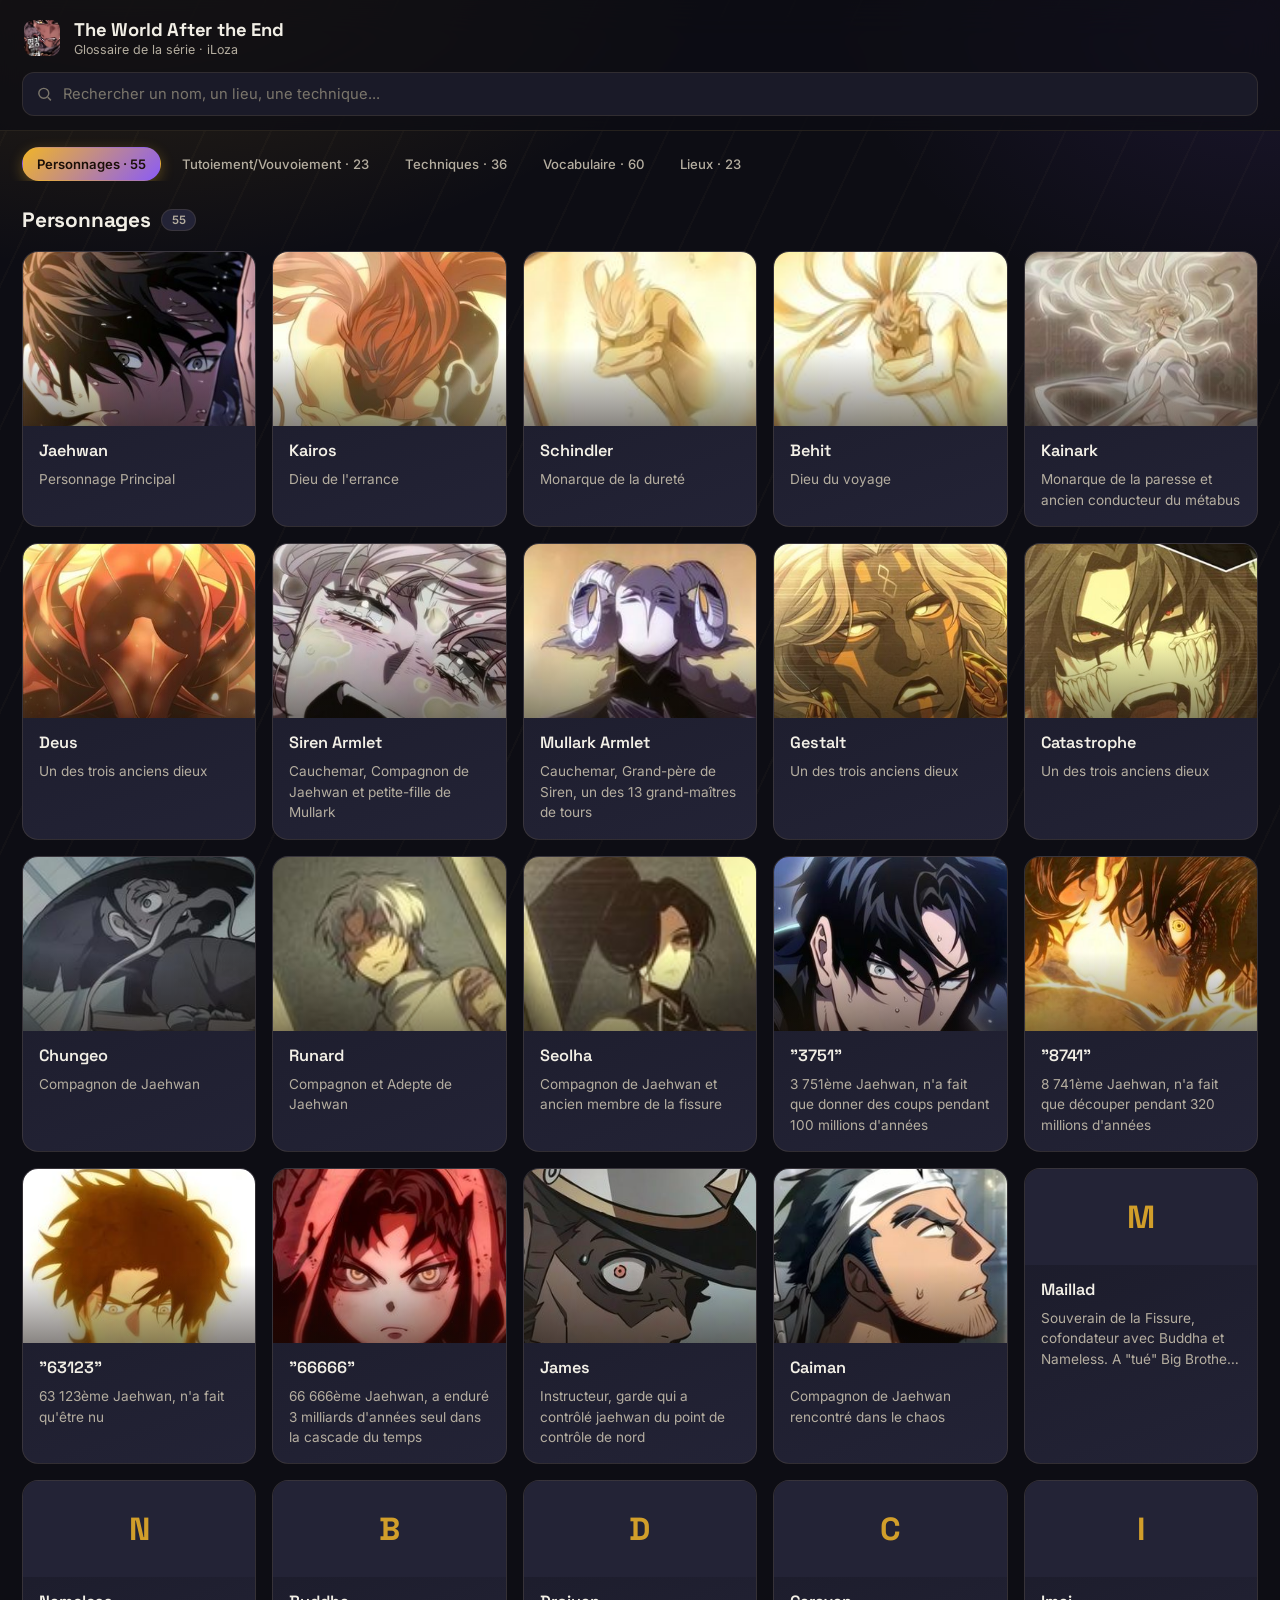
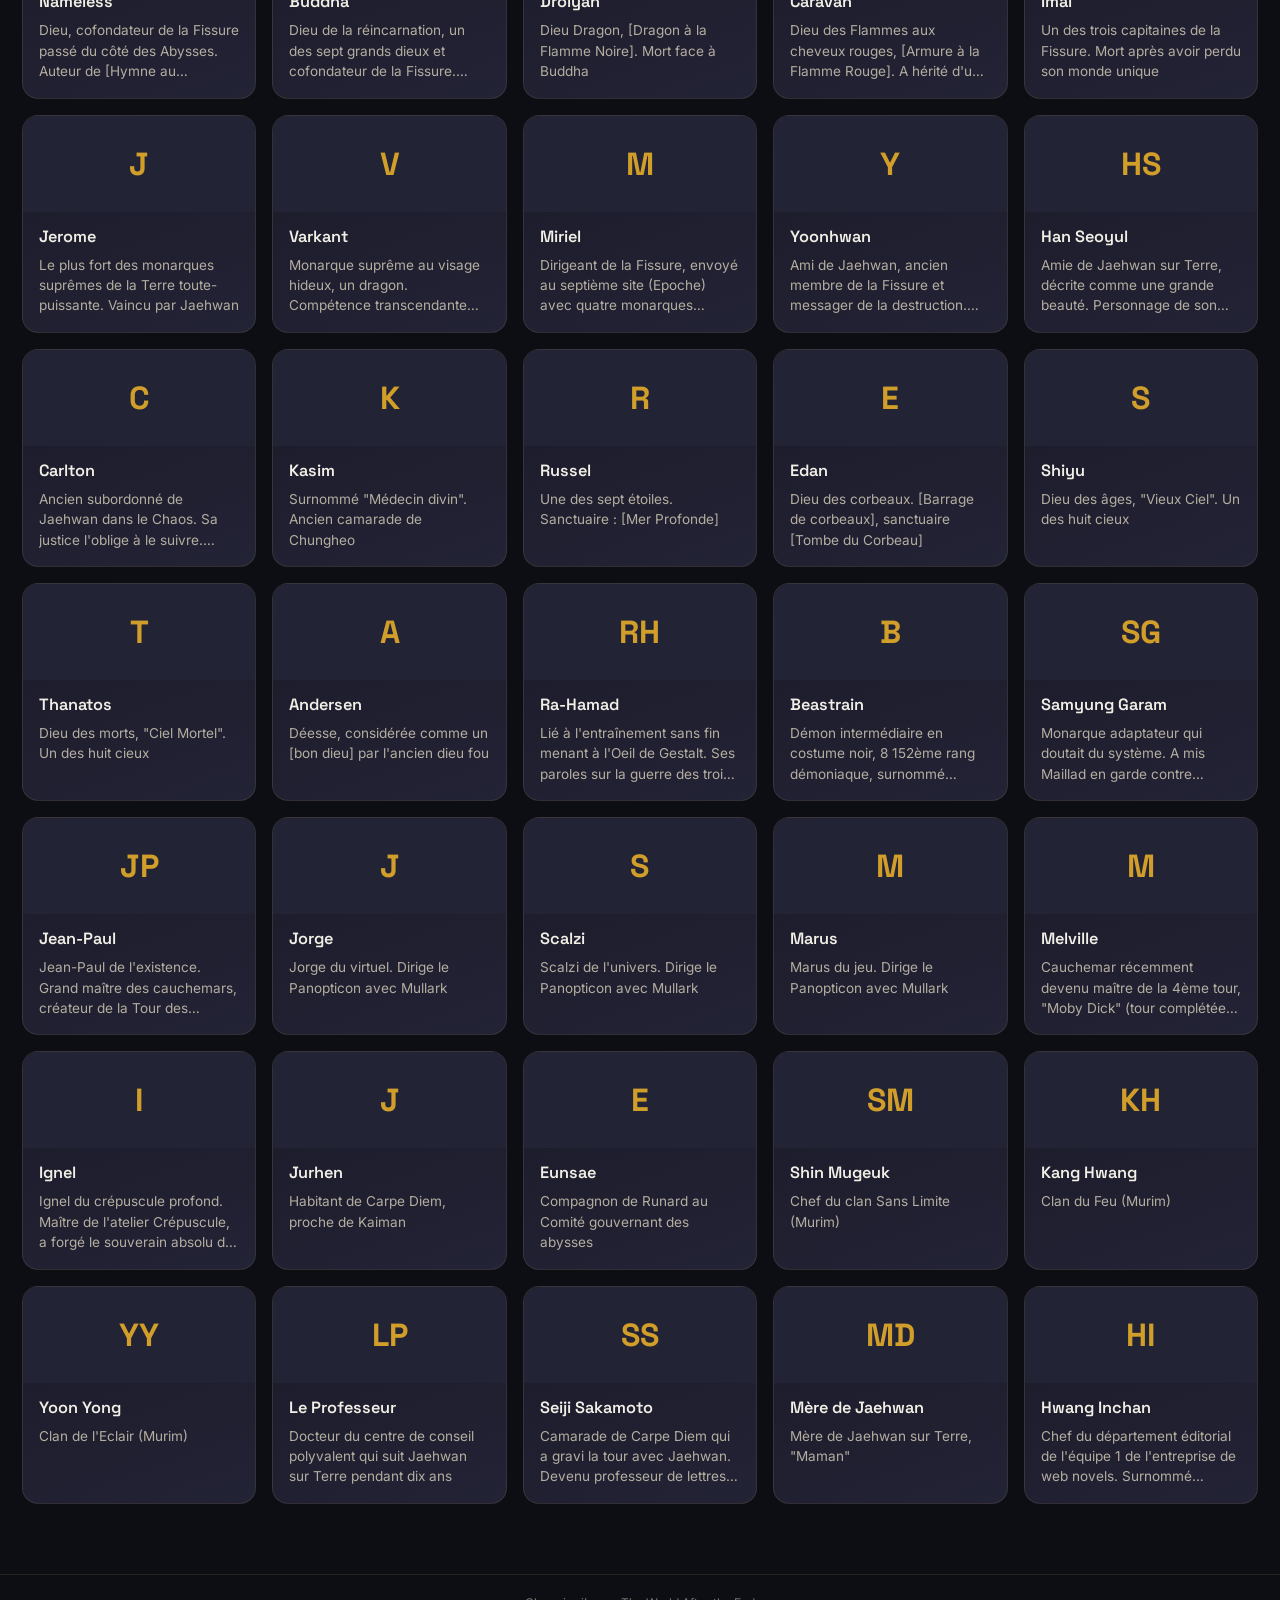
<file: glossaires/the-world-after-the-end.html>
<!DOCTYPE html>
<html lang="fr">
<head>
<meta charset="UTF-8">
<meta name="viewport" content="width=device-width, initial-scale=1, viewport-fit=cover">
<title>Glossaire — The World After the End</title>
<meta name="theme-color" content="#0d0d14">
<link rel="preconnect" href="https://fonts.googleapis.com">
<link href="https://fonts.googleapis.com/css2?family=Space+Grotesk:wght@400;500;600;700&family=Inter:wght@400;500;600&display=swap" rel="stylesheet">
<style>
:root {
  --bg: #0d0d14;
  --bg-2: #12121c;
  --surface: #1a1a28;
  --surface-2: #232336;
  --border: rgba(255,215,130,0.10);
  --border-hover: rgba(255,215,130,0.28);
  --text: #f2efe6;
  --text-dim: #b5aea0;
  --text-faint: #7b766b;
  --accent: #f0b429;
  --accent-2: #8b5cf6;
  --accent-3: #2fa88a;
  --gold: #fcd34d;
  --radius: 16px;
  --radius-sm: 10px;
  font-family: 'Inter', system-ui, sans-serif;
}
* { box-sizing: border-box; }
html, body { margin: 0; padding: 0; height: 100%; }
body {
  background: var(--bg);
  color: var(--text);
  padding-top: env(safe-area-inset-top, 0px);
  padding-bottom: env(safe-area-inset-bottom, 0px);
  background-image:
    radial-gradient(1000px 600px at 10% -10%, rgba(240,180,41,0.16), transparent 60%),
    radial-gradient(800px 600px at 100% 0%, rgba(139,92,246,0.12), transparent 55%),
    repeating-linear-gradient(115deg, rgba(255,215,130,0.025) 0px, rgba(255,215,130,0.025) 2px, transparent 2px, transparent 60px);
  background-attachment: fixed;
}
h1,h2,h3 { font-family: 'Space Grotesk', 'Inter', sans-serif; }
.ic { width: 14px; height: 14px; flex-shrink: 0; vertical-align: -2px; margin-right: 6px; color: var(--accent); }
.ic-lg { width: 34px; height: 34px; opacity: 0.35; color: var(--text-faint); }
header {
  position: sticky; top: 0; top: env(safe-area-inset-top, 0px);
  z-index: 30;
  background: rgba(13,13,20,0.78);
  backdrop-filter: blur(18px) saturate(140%);
  -webkit-backdrop-filter: blur(18px) saturate(140%);
  border-bottom: 1px solid var(--border);
  padding: 18px 22px 14px;
}
.header-top {
  display: flex; align-items: center; gap: 12px; justify-content: space-between;
  max-width: 1480px; margin: 0 auto;
}
.brand { display: flex; align-items: center; gap: 12px; }
.brand .logo {
  width: 40px; height: 40px; border-radius: 11px;
  background: linear-gradient(135deg, var(--accent), var(--accent-2));
  display: flex; align-items: center; justify-content: center;
  box-shadow: 0 4px 18px rgba(240,180,41,0.4);
  flex-shrink: 0;
}
.brand .logo svg { width: 22px; height: 22px; color: #1a0f08; }
.brand h1 {
  margin: 0; font-size: 1.15rem; font-weight: 700; letter-spacing: -0.01em; line-height: 1.2;
}
.brand .subtitle { margin: 0; font-size: 0.78rem; color: var(--text-dim); }
.search-wrap { max-width: 1480px; margin: 14px auto 0; position: relative; }
.search-wrap svg {
  position: absolute; left: 14px; top: 50%; transform: translateY(-50%);
  width: 17px; height: 17px; color: var(--text-faint); pointer-events: none;
}
#searchInput {
  width: 100%; padding: 12px 14px 12px 40px;
  border-radius: 12px; border: 1px solid var(--border);
  background: var(--surface); color: var(--text);
  font-family: inherit; font-size: 0.92rem;
  transition: border-color 0.15s, box-shadow 0.15s;
}
#searchInput::placeholder { color: var(--text-faint); }
#searchInput:focus {
  outline: none; border-color: var(--accent);
  box-shadow: 0 0 0 3px rgba(240,180,41,0.18);
}
nav.tabs {
  display: flex; gap: 6px; overflow-x: auto;
  padding: 12px 22px 0; margin-top: 4px;
  max-width: 1480px; margin-left: auto; margin-right: auto;
  scrollbar-width: none;
}
nav.tabs::-webkit-scrollbar { display: none; }
nav.tabs button {
  flex: 0 0 auto; background: transparent; color: var(--text-dim);
  border: 1px solid transparent; padding: 8px 14px; border-radius: 999px;
  font-family: 'Inter', sans-serif; font-size: 0.82rem; font-weight: 500;
  cursor: pointer; white-space: nowrap; transition: all 0.15s;
}
nav.tabs button:hover { color: var(--text); background: var(--surface); }
nav.tabs button.active {
  background: linear-gradient(135deg, var(--accent), var(--accent-2));
  color: #1a0f08; font-weight: 600;
  box-shadow: 0 4px 14px rgba(240,180,41,0.32);
}
main { max-width: 1480px; margin: 0 auto; padding: 26px 22px 70px; }
section.panel { display: none; }
section.panel.active { display: block; animation: fadein 0.3s ease; }
@keyframes fadein { from { opacity: 0; transform: translateY(6px); } to { opacity: 1; transform: translateY(0); } }
.section-title {
  font-size: 1.3rem; font-weight: 700; margin: 0 0 18px;
  display: flex; align-items: center; gap: 10px; letter-spacing: -0.01em;
}
.count-tag {
  font-size: 0.72rem; font-family: 'Inter', sans-serif; font-weight: 600;
  background: var(--surface-2); color: var(--text-dim);
  padding: 3px 10px; border-radius: 999px; border: 1px solid var(--border);
}
.grid { display: grid; grid-template-columns: repeat(auto-fill, minmax(200px, 1fr)); gap: 16px; }
.card {
  background: linear-gradient(160deg, var(--surface), var(--surface-2));
  border: 1px solid var(--border); border-radius: var(--radius);
  overflow: hidden; display: flex; flex-direction: column;
  transition: transform 0.18s, border-color 0.18s, box-shadow 0.18s;
}
.card:hover {
  transform: translateY(-4px); border-color: var(--border-hover);
  box-shadow: 0 14px 30px rgba(0,0,0,0.5);
}
.card-img {
  width: 100%; aspect-ratio: 4/3; background: var(--surface-2);
  display: flex; align-items: center; justify-content: center;
  overflow: hidden; position: relative;
}
.card-img::after {
  content: ''; position: absolute; inset: 0;
  background: linear-gradient(180deg, transparent 55%, rgba(20,12,6,0.5));
}
.card-img img { width: 100%; height: 100%; object-fit: cover; display: block; }
.noimg { display: flex; align-items: center; justify-content: center; }
.card-body { padding: 14px 16px 16px; flex: 1; }
.card-body h3 { margin: 0 0 8px; font-size: 1.02rem; font-weight: 600; color: var(--text); }
.badges { display: flex; gap: 6px; flex-wrap: wrap; margin-bottom: 8px; }
.badge {
  font-family: 'Inter', sans-serif; font-size: 0.66rem; font-weight: 600;
  padding: 3px 9px; border-radius: 999px;
  background: var(--surface-2); color: var(--text-dim);
  border: 1px solid var(--border); letter-spacing: 0.02em; text-transform: uppercase;
}
.badge.rang { background: linear-gradient(135deg, var(--accent-2), var(--gold)); color: #1a0f08; border: none; }
.badge.titre { background: linear-gradient(135deg, var(--accent-3), #1e8f7a); color: #06231c; border: none; }
.meta { display: flex; flex-direction: column; gap: 4px; font-size: 0.78rem; color: var(--text-dim); margin-bottom: 8px; }
.meta span { display: flex; align-items: center; }
.desc { font-size: 0.85rem; line-height: 1.5; margin: 6px 0 0; color: var(--text-dim); }
.char-card .desc {
  display: -webkit-box;
  -webkit-line-clamp: 3;
  line-clamp: 3;
  -webkit-box-orient: vertical;
  overflow: hidden;
}
.va-tag { font-size: 0.7rem; color: var(--gold); font-weight: 600; margin-bottom: 5px; letter-spacing: 0.02em; }
.table-wrap { overflow-x: auto; border-radius: var(--radius); border: 1px solid var(--border); }
table { width: 100%; border-collapse: collapse; background: var(--surface); font-size: 0.87rem; }
table th {
  background: var(--surface-2); color: var(--text-dim); padding: 12px 14px; text-align: left;
  font-family: 'Inter', sans-serif; font-size: 0.72rem; font-weight: 600;
  text-transform: uppercase; letter-spacing: 0.04em; border-bottom: 1px solid var(--border);
}
table td { padding: 12px 14px; border-bottom: 1px solid var(--border); vertical-align: top; color: var(--text); }
table tr:last-child td { border-bottom: none; }
table tr:hover td { background: var(--surface-2); }
td.rel { text-align: center; font-weight: 700; color: var(--accent); font-family: 'Space Grotesk', sans-serif; }
td.va { color: var(--text-faint); font-style: italic; }
td.vf { font-weight: 600; color: var(--text); }
td.pname { display: table-cell; }
.pname-inner {
  display: flex; align-items: center; gap: 8px;
}
.pname-avatar {
  width: 26px; height: 26px; border-radius: 50%;
  overflow: hidden; flex-shrink: 0; background: var(--surface-2);
  border: 1px solid var(--border);
  display: flex; align-items: center; justify-content: center;
}
.pname-avatar img { width: 100%; height: 100%; object-fit: cover; display: block; }
.pname-avatar svg { width: 14px; height: 14px; opacity: 0.3; }
.hist-item {
  display: flex; gap: 16px;
  background: linear-gradient(160deg, var(--surface), var(--surface-2));
  border: 1px solid var(--border); border-radius: var(--radius);
  padding: 16px 18px; margin-bottom: 12px; transition: border-color 0.15s;
}
.hist-item:hover { border-color: var(--border-hover); }
.hist-chap { flex: 0 0 118px; display: flex; flex-direction: column; gap: 6px; }
.chap-webtoon { font-weight: 700; color: var(--accent); font-size: 0.82rem; font-family: 'Space Grotesk', sans-serif; }
.chap-novel {
  font-size: 0.68rem; font-weight: 600; color: var(--accent-3);
  background: rgba(47,168,138,0.14); padding: 3px 8px; border-radius: 999px; width: fit-content;
}
.hist-body { flex: 1; }
.hist-desc { margin: 0 0 8px; font-size: 0.87rem; line-height: 1.55; color: var(--text); }
.hist-presence { font-size: 0.75rem; color: var(--text-dim); display: flex; align-items: center; }
footer {
  text-align: center; padding: 20px; font-size: 0.75rem; color: var(--text-faint);
  border-top: 1px solid var(--border);
}

.modal-overlay {
  position: fixed; inset: 0; z-index: 100;
  background: rgba(10,6,3,0.72);
  backdrop-filter: blur(6px);
  display: none;
  align-items: center; justify-content: center;
  padding: 20px;
  padding-top: calc(20px + env(safe-area-inset-top, 0px));
  padding-bottom: calc(20px + env(safe-area-inset-bottom, 0px));
}
.modal-overlay.open { display: flex; animation: fadein 0.2s ease; }
.modal-card {
  background: linear-gradient(165deg, var(--surface), var(--surface-2));
  border: 1px solid var(--border-hover);
  border-radius: 20px;
  max-width: 640px; width: 100%;
  max-height: 88vh; overflow-y: auto;
  box-shadow: 0 30px 70px rgba(0,0,0,0.6);
  position: relative;
}
.modal-head {
  display: flex; gap: 18px; align-items: flex-start;
  padding: 24px 24px 18px;
  border-bottom: 1px solid var(--border);
}
.modal-portrait {
  width: 96px; height: 96px; border-radius: 14px;
  overflow: hidden; flex-shrink: 0;
  background: var(--surface-2);
  border: 1px solid var(--border);
}
.modal-portrait img { width: 100%; height: 100%; object-fit: cover; display: block; }
.modal-portrait .noimg { width: 100%; height: 100%; }
.modal-title-wrap { flex: 1; min-width: 0; }
.modal-eyebrow {
  font-size: 0.68rem; text-transform: uppercase; letter-spacing: 0.08em;
  color: var(--text-faint); font-weight: 600; margin: 0 0 4px;
}
.modal-title-wrap h2 {
  margin: 0 0 8px; font-size: 1.4rem; font-weight: 700; color: var(--text);
}
.modal-close {
  position: absolute; top: 16px; right: 16px;
  width: 34px; height: 34px; border-radius: 10px;
  background: var(--surface-2); border: 1px solid var(--border);
  color: var(--text-dim); cursor: pointer;
  display: flex; align-items: center; justify-content: center;
  transition: background 0.15s, color 0.15s;
}
.modal-close:hover { background: var(--accent-2); color: #fff; }
.modal-close svg { width: 16px; height: 16px; }
.modal-body { padding: 20px 24px 26px; }
.modal-desc {
  font-size: 0.9rem; line-height: 1.6; color: var(--text-dim);
  margin: 0 0 22px;
}
.modal-meta-row {
  display: flex; flex-direction: column; gap: 6px;
  font-size: 0.82rem; color: var(--text-dim); margin-bottom: 4px;
}
.modal-meta-row span { display: flex; align-items: center; }
.modal-section {
  margin-top: 22px;
}
.modal-section h4 {
  font-size: 0.78rem; text-transform: uppercase; letter-spacing: 0.06em;
  font-weight: 700; color: var(--accent);
  margin: 0 0 12px;
  padding-bottom: 8px; border-bottom: 1px solid var(--border);
}
.rel-grid {
  display: flex; flex-wrap: wrap; gap: 8px;
}
.rel-chip {
  display: flex; align-items: center; gap: 8px;
  background: var(--surface); border: 1px solid var(--border);
  border-radius: 999px; padding: 5px 12px 5px 5px;
  font-size: 0.82rem; color: var(--text);
  transition: border-color 0.15s;
}
.rel-chip:hover { border-color: var(--border-hover); }
.rel-avatar {
  width: 26px; height: 26px; border-radius: 50%;
  overflow: hidden; flex-shrink: 0; background: var(--surface-2);
  display: flex; align-items: center; justify-content: center;
}
.rel-avatar img { width: 100%; height: 100%; object-fit: cover; }
.rel-avatar svg { width: 14px; height: 14px; opacity: 0.3; }
.rel-label {
  font-weight: 700; font-size: 0.7rem; text-transform: uppercase;
  color: var(--gold); margin-left: 2px;
}
.tech-list { display: flex; flex-direction: column; gap: 8px; }
.tech-item {
  background: var(--surface); border: 1px solid var(--border);
  border-radius: 12px; padding: 10px 14px;
}
.tech-item .tech-names {
  display: flex; align-items: baseline; gap: 8px; margin-bottom: 3px;
}
.tech-item .tech-vf { font-weight: 700; color: var(--text); font-size: 0.9rem; }
.tech-item .tech-va { font-size: 0.72rem; color: var(--text-faint); font-style: italic; }
.tech-item .tech-details { font-size: 0.8rem; color: var(--text-dim); margin: 0; }
.modal-empty { font-size: 0.82rem; color: var(--text-faint); font-style: italic; }
.char-card { cursor: pointer; }


.hero-banner {
  width: 100%;
  aspect-ratio: 2033 / 457;
  max-height: 260px;
  overflow: hidden;
  position: relative;
}
.hero-banner img {
  width: 100%; height: 100%; object-fit: cover; display: block;
}
.hero-banner::after {
  content: '';
  position: absolute; inset: 0;
  background: linear-gradient(180deg, rgba(13,13,20,0) 45%, rgba(13,13,20,0.95) 100%);
}


.logo.logo-img { background: transparent; box-shadow: none; padding: 2px; }
.logo.logo-img img { width: 100%; height: 100%; object-fit: contain; }


.hist-item { align-items: stretch; }
.hist-loc-img {
  flex: 0 0 84px;
  width: 84px; height: 84px;
  border-radius: 12px;
  overflow: hidden;
  background: var(--surface-2);
  display: flex; align-items: center; justify-content: center;
  border: 1px solid var(--border);
}
.hist-loc-img img { width: 100%; height: 100%; object-fit: cover; display: block; }
.hist-loc-img .noimg svg { width: 28px; height: 28px; opacity: 0.3; color: var(--text-faint); }
.chap-lieu {
  font-size: 0.68rem; color: var(--text-dim);
  display: flex; align-items: center; gap: 4px;
}


.hist-item { align-items: stretch; }
.hist-loc-img {
  flex: 0 0 84px;
  width: 84px; height: 84px;
  border-radius: 12px;
  overflow: hidden;
  background: var(--surface-2);
  display: flex; align-items: center; justify-content: center;
  border: 1px solid var(--border);
}
.hist-loc-img img { width: 100%; height: 100%; object-fit: cover; display: block; }
.hist-loc-img .noimg svg { width: 28px; height: 28px; opacity: 0.3; color: var(--text-faint); }
.chap-lieu {
  font-size: 0.68rem; color: var(--text-dim);
}


.card-img.ph { aspect-ratio: auto; height: 96px; }
.card-img.ph .initials { font-family: 'Space Grotesk', sans-serif; font-weight: 700; font-size: 2rem; color: var(--accent); opacity: .85; z-index: 1; }
.card-img.ph::after { display: none; }
.rel-label-s { font-weight: 700; font-size: 0.7rem; text-transform: uppercase; color: var(--gold); }
.tuto-note { color: var(--text-faint); font-size: .78rem; }
.count-line { color: var(--text-faint); font-size: .8rem; margin: -8px 0 14px; }
</style>
</head>
<body>
<header>
  <div class="header-top">
    <div class="brand">
      <div class="logo logo-img"><img src="../covers/the-world-after-the-end.webp" alt="" style="border-radius:9px;object-fit:cover"></div>
      <div>
        <h1>The World After the End</h1>
        <p class="subtitle">Glossaire de la série · iLoza</p>
      </div>
    </div>
  </div>
  <div class="search-wrap">
    <svg viewBox="0 0 24 24" fill="none" stroke="currentColor" stroke-width="2"><circle cx="11" cy="11" r="7"/><line x1="21" y1="21" x2="16.65" y2="16.65"/></svg>
    <input type="search" id="searchInput" placeholder="Rechercher un nom, un lieu, une technique...">
  </div>
</header>
<nav class="tabs" id="tabs"><button data-target="personnages" class="active">Personnages · 55</button><button data-target="tuto">Tutoiement/Vouvoiement · 23</button><button data-target="techniques">Techniques · 36</button><button data-target="vocabulaire">Vocabulaire · 60</button><button data-target="lieux">Lieux · 23</button></nav>
<main>
<section class="panel active" id="personnages"><h2 class="section-title">Personnages <span class="count-tag">55</span></h2><div class="grid" id="persGrid"><div class="card char-card" data-idx="0" data-search="Jaehwan Personnage Principal "><div class="card-img"><img src="img/the-world-after-the-end/c1r3.jpg" alt="Jaehwan" loading="lazy" style="object-position:center 18%"></div><div class="card-body"><h3>Jaehwan</h3><p class="desc">Personnage Principal</p></div></div><div class="card char-card" data-idx="1" data-search="Kairos Dieu de l&#x27;errance "><div class="card-img"><img src="img/the-world-after-the-end/c1r4.jpg" alt="Kairos" loading="lazy" style="object-position:center 18%"></div><div class="card-body"><h3>Kairos</h3><p class="desc">Dieu de l&#x27;errance</p></div></div><div class="card char-card" data-idx="2" data-search="Schindler Monarque de la dureté "><div class="card-img"><img src="img/the-world-after-the-end/c1r5.jpg" alt="Schindler" loading="lazy" style="object-position:center 18%"></div><div class="card-body"><h3>Schindler</h3><p class="desc">Monarque de la dureté</p></div></div><div class="card char-card" data-idx="3" data-search="Behit Dieu du voyage "><div class="card-img"><img src="img/the-world-after-the-end/c1r6.jpg" alt="Behit" loading="lazy" style="object-position:center 18%"></div><div class="card-body"><h3>Behit</h3><p class="desc">Dieu du voyage</p></div></div><div class="card char-card" data-idx="4" data-search="Kainark Monarque de la paresse et ancien conducteur du métabus "><div class="card-img"><img src="img/the-world-after-the-end/c1r7.jpg" alt="Kainark" loading="lazy" style="object-position:center 18%"></div><div class="card-body"><h3>Kainark</h3><p class="desc">Monarque de la paresse et ancien conducteur du métabus</p></div></div><div class="card char-card" data-idx="5" data-search="Deus Un des trois anciens dieux "><div class="card-img"><img src="img/the-world-after-the-end/c1r8.jpg" alt="Deus" loading="lazy" style="object-position:center 18%"></div><div class="card-body"><h3>Deus</h3><p class="desc">Un des trois anciens dieux</p></div></div><div class="card char-card" data-idx="6" data-search="Siren Armlet Cauchemar, Compagnon de Jaehwan et petite-fille de Mullark "><div class="card-img"><img src="img/the-world-after-the-end/c1r9.jpg" alt="Siren Armlet" loading="lazy" style="object-position:center 18%"></div><div class="card-body"><h3>Siren Armlet</h3><p class="desc">Cauchemar, Compagnon de Jaehwan et petite-fille de Mullark</p></div></div><div class="card char-card" data-idx="7" data-search="Mullark Armlet Cauchemar, Grand-père de Siren, un des 13 grand-maîtres de tours "><div class="card-img"><img src="img/the-world-after-the-end/c1r10.jpg" alt="Mullark Armlet" loading="lazy" style="object-position:center 18%"></div><div class="card-body"><h3>Mullark Armlet</h3><p class="desc">Cauchemar, Grand-père de Siren, un des 13 grand-maîtres de tours</p></div></div><div class="card char-card" data-idx="8" data-search="Gestalt Un des trois anciens dieux "><div class="card-img"><img src="img/the-world-after-the-end/c1r11.jpg" alt="Gestalt" loading="lazy" style="object-position:center 18%"></div><div class="card-body"><h3>Gestalt</h3><p class="desc">Un des trois anciens dieux</p></div></div><div class="card char-card" data-idx="9" data-search="Catastrophe Un des trois anciens dieux "><div class="card-img"><img src="img/the-world-after-the-end/c1r12.jpg" alt="Catastrophe" loading="lazy" style="object-position:center 18%"></div><div class="card-body"><h3>Catastrophe</h3><p class="desc">Un des trois anciens dieux</p></div></div><div class="card char-card" data-idx="10" data-search="Chungeo Compagnon de Jaehwan "><div class="card-img"><img src="img/the-world-after-the-end/c1r13.jpg" alt="Chungeo" loading="lazy" style="object-position:center 18%"></div><div class="card-body"><h3>Chungeo</h3><p class="desc">Compagnon de Jaehwan</p></div></div><div class="card char-card" data-idx="11" data-search="Runard Compagnon et Adepte de Jaehwan "><div class="card-img"><img src="img/the-world-after-the-end/c1r14.jpg" alt="Runard" loading="lazy" style="object-position:center 18%"></div><div class="card-body"><h3>Runard</h3><p class="desc">Compagnon et Adepte de Jaehwan</p></div></div><div class="card char-card" data-idx="12" data-search="Seolha Compagnon de Jaehwan et ancien membre de la fissure "><div class="card-img"><img src="img/the-world-after-the-end/c1r15.jpg" alt="Seolha" loading="lazy" style="object-position:center 18%"></div><div class="card-body"><h3>Seolha</h3><p class="desc">Compagnon de Jaehwan et ancien membre de la fissure</p></div></div><div class="card char-card" data-idx="13" data-search="&quot;3751&quot; 3 751ème Jaehwan, n&#x27;a fait que donner des coups pendant 100 millions d&#x27;années "><div class="card-img"><img src="img/the-world-after-the-end/c1r16.jpg" alt="&quot;3751&quot;" loading="lazy" style="object-position:center 18%"></div><div class="card-body"><h3>&quot;3751&quot;</h3><p class="desc">3 751ème Jaehwan, n&#x27;a fait que donner des coups pendant 100 millions d&#x27;années</p></div></div><div class="card char-card" data-idx="14" data-search="&quot;8741&quot; 8 741ème Jaehwan, n&#x27;a fait que découper pendant 320 millions d&#x27;années "><div class="card-img"><img src="img/the-world-after-the-end/c1r17.jpg" alt="&quot;8741&quot;" loading="lazy" style="object-position:center 18%"></div><div class="card-body"><h3>&quot;8741&quot;</h3><p class="desc">8 741ème Jaehwan, n&#x27;a fait que découper pendant 320 millions d&#x27;années</p></div></div><div class="card char-card" data-idx="15" data-search="&quot;63123&quot; 63 123ème Jaehwan, n&#x27;a fait qu&#x27;être nu "><div class="card-img"><img src="img/the-world-after-the-end/c1r18.jpg" alt="&quot;63123&quot;" loading="lazy" style="object-position:center 18%"></div><div class="card-body"><h3>&quot;63123&quot;</h3><p class="desc">63 123ème Jaehwan, n&#x27;a fait qu&#x27;être nu</p></div></div><div class="card char-card" data-idx="16" data-search="&quot;66666&quot; 66 666ème Jaehwan, a enduré 3 milliards d&#x27;années seul dans la cascade du temps "><div class="card-img"><img src="img/the-world-after-the-end/c1r19.jpg" alt="&quot;66666&quot;" loading="lazy" style="object-position:center 18%"></div><div class="card-body"><h3>&quot;66666&quot;</h3><p class="desc">66 666ème Jaehwan, a enduré 3 milliards d&#x27;années seul dans la cascade du temps</p></div></div><div class="card char-card" data-idx="17" data-search="James Instructeur, garde qui a contrôlé jaehwan du point de contrôle de nord "><div class="card-img"><img src="img/the-world-after-the-end/c1r20.jpg" alt="James" loading="lazy" style="object-position:center 18%"></div><div class="card-body"><h3>James</h3><p class="desc">Instructeur, garde qui a contrôlé jaehwan du point de contrôle de nord</p></div></div><div class="card char-card" data-idx="18" data-search="Caiman Compagnon de Jaehwan rencontré dans le chaos "><div class="card-img"><img src="img/the-world-after-the-end/c1r21.jpg" alt="Caiman" loading="lazy" style="object-position:center 18%"></div><div class="card-body"><h3>Caiman</h3><p class="desc">Compagnon de Jaehwan rencontré dans le chaos</p></div></div><div class="card char-card" data-idx="19" data-search="Maillad Souverain de la Fissure, cofondateur avec Buddha et Nameless. A &quot;tué&quot; Big Brother. Monde unique : [Mer de sang remplie de cadavres]. Porte le Deus Ex Machina "><div class="card-img ph"><div class="initials">M</div></div><div class="card-body"><h3>Maillad</h3><p class="desc">Souverain de la Fissure, cofondateur avec Buddha et Nameless. A &quot;tué&quot; Big Brother. Monde unique : [Mer de sang remplie de cadavres]. Porte le Deus Ex Machina</p></div></div><div class="card char-card" data-idx="20" data-search="Nameless Dieu, cofondateur de la Fissure passé du côté des Abysses. Auteur de [Hymne au syndrome de l&#x27;imitation de dieu] "><div class="card-img ph"><div class="initials">N</div></div><div class="card-body"><h3>Nameless</h3><p class="desc">Dieu, cofondateur de la Fissure passé du côté des Abysses. Auteur de [Hymne au syndrome de l&#x27;imitation de dieu]</p></div></div><div class="card char-card" data-idx="21" data-search="Buddha Dieu de la réincarnation, un des sept grands dieux et cofondateur de la Fissure. Histoire unique : [Réincarnation] "><div class="card-img ph"><div class="initials">B</div></div><div class="card-body"><h3>Buddha</h3><p class="desc">Dieu de la réincarnation, un des sept grands dieux et cofondateur de la Fissure. Histoire unique : [Réincarnation]</p></div></div><div class="card char-card" data-idx="22" data-search="Droiyan Dieu Dragon, [Dragon à la Flamme Noire]. Mort face à Buddha "><div class="card-img ph"><div class="initials">D</div></div><div class="card-body"><h3>Droiyan</h3><p class="desc">Dieu Dragon, [Dragon à la Flamme Noire]. Mort face à Buddha</p></div></div><div class="card char-card" data-idx="23" data-search="Caravan Dieu des Flammes aux cheveux rouges, [Armure à la Flamme Rouge]. A hérité d&#x27;un trône des huit dieux. Blessé par Buddha "><div class="card-img ph"><div class="initials">C</div></div><div class="card-body"><h3>Caravan</h3><p class="desc">Dieu des Flammes aux cheveux rouges, [Armure à la Flamme Rouge]. A hérité d&#x27;un trône des huit dieux. Blessé par Buddha</p></div></div><div class="card char-card" data-idx="24" data-search="Imai Un des trois capitaines de la Fissure. Mort après avoir perdu son monde unique "><div class="card-img ph"><div class="initials">I</div></div><div class="card-body"><h3>Imai</h3><p class="desc">Un des trois capitaines de la Fissure. Mort après avoir perdu son monde unique</p></div></div><div class="card char-card" data-idx="25" data-search="Jerome Le plus fort des monarques suprêmes de la Terre toute-puissante. Vaincu par Jaehwan "><div class="card-img ph"><div class="initials">J</div></div><div class="card-body"><h3>Jerome</h3><p class="desc">Le plus fort des monarques suprêmes de la Terre toute-puissante. Vaincu par Jaehwan</p></div></div><div class="card char-card" data-idx="26" data-search="Varkant Monarque suprême au visage hideux, un dragon. Compétence transcendante [Majesté du Dragon]. Battu par Runard "><div class="card-img ph"><div class="initials">V</div></div><div class="card-body"><h3>Varkant</h3><p class="desc">Monarque suprême au visage hideux, un dragon. Compétence transcendante [Majesté du Dragon]. Battu par Runard</p></div></div><div class="card char-card" data-idx="27" data-search="Miriel Dirigeant de la Fissure, envoyé au septième site (Epoche) avec quatre monarques suprêmes "><div class="card-img ph"><div class="initials">M</div></div><div class="card-body"><h3>Miriel</h3><p class="desc">Dirigeant de la Fissure, envoyé au septième site (Epoche) avec quatre monarques suprêmes</p></div></div><div class="card char-card" data-idx="28" data-search="Yoonhwan Ami de Jaehwan, ancien membre de la Fissure et messager de la destruction. [Rafale de vent Puyuu]. Sur Terre, ami de Jaehwan à l&#x27;université "><div class="card-img ph"><div class="initials">Y</div></div><div class="card-body"><h3>Yoonhwan</h3><p class="desc">Ami de Jaehwan, ancien membre de la Fissure et messager de la destruction. [Rafale de vent Puyuu]. Sur Terre, ami de Jaehwan à l&#x27;université</p></div></div><div class="card char-card" data-idx="29" data-search="Han Seoyul Amie de Jaehwan sur Terre, décrite comme une grande beauté. Personnage de son novel "><div class="card-img ph"><div class="initials">HS</div></div><div class="card-body"><h3>Han Seoyul</h3><p class="desc">Amie de Jaehwan sur Terre, décrite comme une grande beauté. Personnage de son novel</p></div></div><div class="card char-card" data-idx="30" data-search="Carlton Ancien subordonné de Jaehwan dans le Chaos. Sa justice l&#x27;oblige à le suivre. Monde unique : [Forteresse de Gorgon] "><div class="card-img ph"><div class="initials">C</div></div><div class="card-body"><h3>Carlton</h3><p class="desc">Ancien subordonné de Jaehwan dans le Chaos. Sa justice l&#x27;oblige à le suivre. Monde unique : [Forteresse de Gorgon]</p></div></div><div class="card char-card" data-idx="31" data-search="Kasim Surnommé &quot;Médecin divin&quot;. Ancien camarade de Chungheo "><div class="card-img ph"><div class="initials">K</div></div><div class="card-body"><h3>Kasim</h3><p class="desc">Surnommé &quot;Médecin divin&quot;. Ancien camarade de Chungheo</p></div></div><div class="card char-card" data-idx="32" data-search="Russel Une des sept étoiles. Sanctuaire : [Mer Profonde] "><div class="card-img ph"><div class="initials">R</div></div><div class="card-body"><h3>Russel</h3><p class="desc">Une des sept étoiles. Sanctuaire : [Mer Profonde]</p></div></div><div class="card char-card" data-idx="33" data-search="Edan Dieu des corbeaux. [Barrage de corbeaux], sanctuaire [Tombe du Corbeau] "><div class="card-img ph"><div class="initials">E</div></div><div class="card-body"><h3>Edan</h3><p class="desc">Dieu des corbeaux. [Barrage de corbeaux], sanctuaire [Tombe du Corbeau]</p></div></div><div class="card char-card" data-idx="34" data-search="Shiyu Dieu des âges, &quot;Vieux Ciel&quot;. Un des huit cieux "><div class="card-img ph"><div class="initials">S</div></div><div class="card-body"><h3>Shiyu</h3><p class="desc">Dieu des âges, &quot;Vieux Ciel&quot;. Un des huit cieux</p></div></div><div class="card char-card" data-idx="35" data-search="Thanatos Dieu des morts, &quot;Ciel Mortel&quot;. Un des huit cieux "><div class="card-img ph"><div class="initials">T</div></div><div class="card-body"><h3>Thanatos</h3><p class="desc">Dieu des morts, &quot;Ciel Mortel&quot;. Un des huit cieux</p></div></div><div class="card char-card" data-idx="36" data-search="Andersen Déesse, considérée comme un [bon dieu] par l&#x27;ancien dieu fou "><div class="card-img ph"><div class="initials">A</div></div><div class="card-body"><h3>Andersen</h3><p class="desc">Déesse, considérée comme un [bon dieu] par l&#x27;ancien dieu fou</p></div></div><div class="card char-card" data-idx="37" data-search="Ra-Hamad Lié à l&#x27;entraînement sans fin menant à l&#x27;Oeil de Gestalt. Ses paroles sur la guerre des trois anciens dieux "><div class="card-img ph"><div class="initials">RH</div></div><div class="card-body"><h3>Ra-Hamad</h3><p class="desc">Lié à l&#x27;entraînement sans fin menant à l&#x27;Oeil de Gestalt. Ses paroles sur la guerre des trois anciens dieux</p></div></div><div class="card char-card" data-idx="38" data-search="Beastrain Démon intermédiaire en costume noir, 8 152ème rang démoniaque, surnommé &quot;Monsieur taquin&quot;. Cultivateur de la Forteresse des regrets. Voix de la flamme empoisonnée de Jaehwan "><div class="card-img ph"><div class="initials">B</div></div><div class="card-body"><h3>Beastrain</h3><p class="desc">Démon intermédiaire en costume noir, 8 152ème rang démoniaque, surnommé &quot;Monsieur taquin&quot;. Cultivateur de la Forteresse des regrets. Voix de la flamme empoisonnée de Jaehwan</p></div></div><div class="card char-card" data-idx="39" data-search="Samyung Garam Monarque adaptateur qui doutait du système. A mis Maillad en garde contre Jaehwan "><div class="card-img ph"><div class="initials">SG</div></div><div class="card-body"><h3>Samyung Garam</h3><p class="desc">Monarque adaptateur qui doutait du système. A mis Maillad en garde contre Jaehwan</p></div></div><div class="card char-card" data-idx="40" data-search="Jean-Paul Jean-Paul de l&#x27;existence. Grand maître des cauchemars, créateur de la Tour des cauchemars. Dirige le Panopticon "><div class="card-img ph"><div class="initials">JP</div></div><div class="card-body"><h3>Jean-Paul</h3><p class="desc">Jean-Paul de l&#x27;existence. Grand maître des cauchemars, créateur de la Tour des cauchemars. Dirige le Panopticon</p></div></div><div class="card char-card" data-idx="41" data-search="Jorge Jorge du virtuel. Dirige le Panopticon avec Mullark "><div class="card-img ph"><div class="initials">J</div></div><div class="card-body"><h3>Jorge</h3><p class="desc">Jorge du virtuel. Dirige le Panopticon avec Mullark</p></div></div><div class="card char-card" data-idx="42" data-search="Scalzi Scalzi de l&#x27;univers. Dirige le Panopticon avec Mullark "><div class="card-img ph"><div class="initials">S</div></div><div class="card-body"><h3>Scalzi</h3><p class="desc">Scalzi de l&#x27;univers. Dirige le Panopticon avec Mullark</p></div></div><div class="card char-card" data-idx="43" data-search="Marus Marus du jeu. Dirige le Panopticon avec Mullark "><div class="card-img ph"><div class="initials">M</div></div><div class="card-body"><h3>Marus</h3><p class="desc">Marus du jeu. Dirige le Panopticon avec Mullark</p></div></div><div class="card char-card" data-idx="44" data-search="Melville Cauchemar récemment devenu maître de la 4ème tour, &quot;Moby Dick&quot; (tour complétée par Chungheo) "><div class="card-img ph"><div class="initials">M</div></div><div class="card-body"><h3>Melville</h3><p class="desc">Cauchemar récemment devenu maître de la 4ème tour, &quot;Moby Dick&quot; (tour complétée par Chungheo)</p></div></div><div class="card char-card" data-idx="45" data-search="Ignel Ignel du crépuscule profond. Maître de l&#x27;atelier Crépuscule, a forgé le souverain absolu de Jaehwan. Disparu après la &quot;catastrophe de Watchnold&quot; "><div class="card-img ph"><div class="initials">I</div></div><div class="card-body"><h3>Ignel</h3><p class="desc">Ignel du crépuscule profond. Maître de l&#x27;atelier Crépuscule, a forgé le souverain absolu de Jaehwan. Disparu après la &quot;catastrophe de Watchnold&quot;</p></div></div><div class="card char-card" data-idx="46" data-search="Jurhen Habitant de Carpe Diem, proche de Kaiman "><div class="card-img ph"><div class="initials">J</div></div><div class="card-body"><h3>Jurhen</h3><p class="desc">Habitant de Carpe Diem, proche de Kaiman</p></div></div><div class="card char-card" data-idx="47" data-search="Eunsae Compagnon de Runard au Comité gouvernant des abysses "><div class="card-img ph"><div class="initials">E</div></div><div class="card-body"><h3>Eunsae</h3><p class="desc">Compagnon de Runard au Comité gouvernant des abysses</p></div></div><div class="card char-card" data-idx="48" data-search="Shin Mugeuk Chef du clan Sans Limite (Murim) "><div class="card-img ph"><div class="initials">SM</div></div><div class="card-body"><h3>Shin Mugeuk</h3><p class="desc">Chef du clan Sans Limite (Murim)</p></div></div><div class="card char-card" data-idx="49" data-search="Kang Hwang Clan du Feu (Murim) "><div class="card-img ph"><div class="initials">KH</div></div><div class="card-body"><h3>Kang Hwang</h3><p class="desc">Clan du Feu (Murim)</p></div></div><div class="card char-card" data-idx="50" data-search="Yoon Yong Clan de l&#x27;Eclair (Murim) "><div class="card-img ph"><div class="initials">YY</div></div><div class="card-body"><h3>Yoon Yong</h3><p class="desc">Clan de l&#x27;Eclair (Murim)</p></div></div><div class="card char-card" data-idx="51" data-search="Le Professeur Docteur du centre de conseil polyvalent qui suit Jaehwan sur Terre pendant dix ans "><div class="card-img ph"><div class="initials">LP</div></div><div class="card-body"><h3>Le Professeur</h3><p class="desc">Docteur du centre de conseil polyvalent qui suit Jaehwan sur Terre pendant dix ans</p></div></div><div class="card char-card" data-idx="52" data-search="Seiji Sakamoto Camarade de Carpe Diem qui a gravi la tour avec Jaehwan. Devenu professeur de lettres de Jaehwan sur Terre, sans souvenirs "><div class="card-img ph"><div class="initials">SS</div></div><div class="card-body"><h3>Seiji Sakamoto</h3><p class="desc">Camarade de Carpe Diem qui a gravi la tour avec Jaehwan. Devenu professeur de lettres de Jaehwan sur Terre, sans souvenirs</p></div></div><div class="card char-card" data-idx="53" data-search="Mère de Jaehwan Mère de Jaehwan sur Terre, &quot;Maman&quot; "><div class="card-img ph"><div class="initials">MD</div></div><div class="card-body"><h3>Mère de Jaehwan</h3><p class="desc">Mère de Jaehwan sur Terre, &quot;Maman&quot;</p></div></div><div class="card char-card" data-idx="54" data-search="Hwang Inchan Chef du département éditorial de l&#x27;équipe 1 de l&#x27;entreprise de web novels. Surnommé &quot;Panique à l&#x27;épée&quot;. Sur Terre, aime les histoires de régression. Jaehwan et Seoyul le vouvoient, il les tutoie (ch. 259) "><div class="card-img ph"><div class="initials">HI</div></div><div class="card-body"><h3>Hwang Inchan</h3><p class="desc">Chef du département éditorial de l&#x27;équipe 1 de l&#x27;entreprise de web novels. Surnommé &quot;Panique à l&#x27;épée&quot;. Sur Terre, aime les histoires de régression. Jaehwan et Seoyul le vouvoient, il les tutoie (ch. 259)</p></div></div></div></section>
<section class="panel" id="tuto"><h2 class="section-title">Tutoiement / Vouvoiement <span class="count-tag">23</span></h2><div class="table-wrap"><table><thead><tr><th>Personnage 1</th><th>Relation</th><th>Personnage 2</th></tr></thead><tbody><tr data-search="Jaehwan Kainark Tu / Tu"><td class="pname">Jaehwan</td><td class="rel">Tu / Tu</td><td class="pname">Kainark</td></tr><tr data-search="Jaehwan Mullark Armlet Tu / Tu"><td class="pname">Jaehwan</td><td class="rel">Tu / Tu</td><td class="pname">Mullark Armlet</td></tr><tr data-search="Gestalt Deus Tu / Tu"><td class="pname">Gestalt</td><td class="rel">Tu / Tu</td><td class="pname">Deus</td></tr><tr data-search="Gestalt Catastrophe Tu / Tu"><td class="pname">Gestalt</td><td class="rel">Tu / Tu</td><td class="pname">Catastrophe</td></tr><tr data-search="Catastrophe Deus Tu / Tu"><td class="pname">Catastrophe</td><td class="rel">Tu / Tu</td><td class="pname">Deus</td></tr><tr data-search="Jaehwan Chungeo Tu / Tu"><td class="pname">Jaehwan</td><td class="rel">Tu / Tu</td><td class="pname">Chungeo</td></tr><tr data-search="Jaehwan Runard Tu / Vous"><td class="pname">Jaehwan</td><td class="rel">Tu / Vous</td><td class="pname">Runard</td></tr><tr data-search="Jaehwan Seolha Tu / Tu"><td class="pname">Jaehwan</td><td class="rel">Tu / Tu</td><td class="pname">Seolha</td></tr><tr data-search="Jaehwan &quot;3751&quot; Tu / Tu"><td class="pname">Jaehwan</td><td class="rel">Tu / Tu</td><td class="pname">&quot;3751&quot;</td></tr><tr data-search="Jaehwan &quot;8741&quot; Tu / Tu"><td class="pname">Jaehwan</td><td class="rel">Tu / Tu</td><td class="pname">&quot;8741&quot;</td></tr><tr data-search="Jaehwan &quot;63123&quot; Tu / Tu"><td class="pname">Jaehwan</td><td class="rel">Tu / Tu</td><td class="pname">&quot;63123&quot;</td></tr><tr data-search="Jaehwan &quot;66666&quot; Tu / Tu"><td class="pname">Jaehwan</td><td class="rel">Tu / Tu</td><td class="pname">&quot;66666&quot;</td></tr><tr data-search="Jaehwan James Tu / Vous"><td class="pname">Jaehwan</td><td class="rel">Tu / Vous</td><td class="pname">James</td></tr><tr data-search="Jaehwan Caiman Tu / Tu"><td class="pname">Jaehwan</td><td class="rel">Tu / Tu</td><td class="pname">Caiman</td></tr><tr data-search="Jaehwan Maillad Tu / Tu"><td class="pname">Jaehwan</td><td class="rel">Tu / Tu</td><td class="pname">Maillad</td></tr><tr data-search="Jaehwan Mullark Armlet Tu / Tu"><td class="pname">Jaehwan</td><td class="rel">Tu / Tu</td><td class="pname">Mullark Armlet</td></tr><tr data-search="Jaehwan Beastrain Tu / Tu"><td class="pname">Jaehwan</td><td class="rel">Tu / Tu</td><td class="pname">Beastrain</td></tr><tr data-search="Jaehwan Yoonhwan Tu / Tu"><td class="pname">Jaehwan</td><td class="rel">Tu / Tu</td><td class="pname">Yoonhwan</td></tr><tr data-search="Jaehwan Han Seoyul Tu / Tu"><td class="pname">Jaehwan</td><td class="rel">Tu / Tu</td><td class="pname">Han Seoyul</td></tr><tr data-search="Jaehwan Carlton Tu / Vous"><td class="pname">Jaehwan</td><td class="rel">Tu / Vous</td><td class="pname">Carlton</td></tr><tr data-search="Jaehwan Le Professeur Vous / Tu"><td class="pname">Jaehwan</td><td class="rel">Vous / Tu</td><td class="pname">Le Professeur</td></tr><tr data-search="Vous / Tu Jaehwan Hwang Inchan"><td class="pname">Vous / Tu</td><td class="rel">Hwang Inchan</td><td class="pname">Jaehwan</td></tr><tr data-search="Vous / Tu Han Seoyul Hwang Inchan"><td class="pname">Vous / Tu</td><td class="rel">Hwang Inchan</td><td class="pname">Han Seoyul</td></tr></tbody></table></div></section>
<section class="panel" id="techniques"><h2 class="section-title">Techniques <span class="count-tag">36</span></h2><div class="table-wrap"><table><thead><tr><th>VA</th><th>VF</th><th>Détenteur</th><th>Détails</th></tr></thead><tbody><tr data-search="Eye of Gestalt Oeil de Gestalt Jaehwan Trésor des trois anciens dieux"><td class="va">Eye of Gestalt</td><td class="vf">Oeil de Gestalt</td><td>Jaehwan</td><td>Trésor des trois anciens dieux</td></tr><tr data-search="Deus ex machina Deus Ex Machina Jaehwan Trésor des trois anciens dieux"><td class="va">Deus ex machina</td><td class="vf">Deus Ex Machina</td><td>Jaehwan</td><td>Trésor des trois anciens dieux</td></tr><tr data-search="Void Sword Epée du vide Jaehwan Trésor des trois anciens dieux"><td class="va">Void Sword</td><td class="vf">Epée du vide</td><td>Jaehwan</td><td>Trésor des trois anciens dieux</td></tr><tr data-search="[The World After the End] [Le Monde Après la Fin] Jaehwan Monde unique"><td class="va">[The World After the End]</td><td class="vf">[Le Monde Après la Fin]</td><td>Jaehwan</td><td>Monde unique</td></tr><tr data-search="[Sword of Destruction]<br>[Second Form]<br>[Destruction] [Epée de la destruction]<br>[Seconde forme]<br>[Destruction] &quot;66666&quot; "><td class="va">[Sword of Destruction]<br>[Second Form]<br>[Destruction]</td><td class="vf">[Epée de la destruction]<br>[Seconde forme]<br>[Destruction]</td><td>&quot;66666&quot;</td><td></td></tr><tr data-search="World Thrust Coup Mondial Jaehwan "><td class="va">World Thrust</td><td class="vf">Coup Mondial</td><td>Jaehwan</td><td></td></tr><tr data-search="Slight Thrust Coup Léger Jaehwan "><td class="va">Slight Thrust</td><td class="vf">Coup Léger</td><td>Jaehwan</td><td></td></tr><tr data-search="Normal Slash Découpe normale Jaehwan "><td class="va">Normal Slash</td><td class="vf">Découpe normale</td><td>Jaehwan</td><td></td></tr><tr data-search=" [Les Cents Frappes à la Main] Buddha Attaque utilisant la pression de l&#x27;air"><td class="va"></td><td class="vf">[Les Cents Frappes à la Main]</td><td>Buddha</td><td>Attaque utilisant la pression de l&#x27;air</td></tr><tr data-search=" [Réincarnation] Buddha Histoire unique : sacrifie un habit pour renaître, quelle que soit la cause de la mort"><td class="va"></td><td class="vf">[Réincarnation]</td><td>Buddha</td><td>Histoire unique : sacrifie un habit pour renaître, quelle que soit la cause de la mort</td></tr><tr data-search=" [Les Cents Mains de Guanyin -- Extrême]<br>[Roue du Dharma] Buddha Fait augmenter sa puissance mondiale"><td class="va"></td><td class="vf">[Les Cents Mains de Guanyin -- Extrême]<br>[Roue du Dharma]</td><td>Buddha</td><td>Fait augmenter sa puissance mondiale</td></tr><tr data-search=" [Dragon à la Flamme Noire] Droiyan Histoire du Dieu Dragon Droiyan"><td class="va"></td><td class="vf">[Dragon à la Flamme Noire]</td><td>Droiyan</td><td>Histoire du Dieu Dragon Droiyan</td></tr><tr data-search=" [Armure à la Flamme Rouge] Caravan Histoire du Dieu des Flammes"><td class="va"></td><td class="vf">[Armure à la Flamme Rouge]</td><td>Caravan</td><td>Histoire du Dieu des Flammes</td></tr><tr data-search=" [Création d&#x27;une histoire : Rafale de vent Puyuu]<br>[Attention décuplée] Yoonhwan Prise d&#x27;attention"><td class="va"></td><td class="vf">[Création d&#x27;une histoire : Rafale de vent Puyuu]<br>[Attention décuplée]</td><td>Yoonhwan</td><td>Prise d&#x27;attention</td></tr><tr data-search=" [Style d&#x27;épée de l&#x27;empereur des cieux]<br>[Les 14 coups d&#x27;épée de la fleur du prunier]<br>[Les 36 coups d&#x27;épée de la mer du sud]<br>[L&#x27;art de l&#x27;épée du Taiji éclairé]<br>[Les 13 coups de l&#x27;épée Dharma] Chungheo "><td class="va"></td><td class="vf">[Style d&#x27;épée de l&#x27;empereur des cieux]<br>[Les 14 coups d&#x27;épée de la fleur du prunier]<br>[Les 36 coups d&#x27;épée de la mer du sud]<br>[L&#x27;art de l&#x27;épée du Taiji éclairé]<br>[Les 13 coups de l&#x27;épée Dharma]</td><td>Chungheo</td><td></td></tr><tr data-search=" [Murim] Chungheo Déploiement du sanctuaire. Monde forgé par le sang et les âmes d&#x27;innombrables artistes martiaux"><td class="va"></td><td class="vf">[Murim]</td><td>Chungheo</td><td>Déploiement du sanctuaire. Monde forgé par le sang et les âmes d&#x27;innombrables artistes martiaux</td></tr><tr data-search=" [Barrage de corbeaux] Edan "><td class="va"></td><td class="vf">[Barrage de corbeaux]</td><td>Edan</td><td></td></tr><tr data-search=" [Tombe du Corbeau]<br>[Armure du corbeau] Edan Déploiement du sanctuaire d&#x27;Edan"><td class="va"></td><td class="vf">[Tombe du Corbeau]<br>[Armure du corbeau]</td><td>Edan</td><td>Déploiement du sanctuaire d&#x27;Edan</td></tr><tr data-search=" [Mer Profonde] Russel Déploiement du sanctuaire de Russel"><td class="va"></td><td class="vf">[Mer Profonde]</td><td>Russel</td><td>Déploiement du sanctuaire de Russel</td></tr><tr data-search=" [Crépuscule] Thanatos Histoire du dieu des morts"><td class="va"></td><td class="vf">[Crépuscule]</td><td>Thanatos</td><td>Histoire du dieu des morts</td></tr><tr data-search=" [Jeunesse] Shiyu Histoire du dieu des âges"><td class="va"></td><td class="vf">[Jeunesse]</td><td>Shiyu</td><td>Histoire du dieu des âges</td></tr><tr data-search=" [Majesté du Dragon] Varkant Compétence de grade transcendant"><td class="va"></td><td class="vf">[Majesté du Dragon]</td><td>Varkant</td><td>Compétence de grade transcendant</td></tr><tr data-search=" [Runard -- Imitation de style]<br>[Déploiement du sanctuaire cible] Runard Syndrome de l&#x27;imitation de dieu : imite [Dissonance], [Flamme empoisonnée]..."><td class="va"></td><td class="vf">[Runard -- Imitation de style]<br>[Déploiement du sanctuaire cible]</td><td>Runard</td><td>Syndrome de l&#x27;imitation de dieu : imite [Dissonance], [Flamme empoisonnée]...</td></tr><tr data-search=" [Mer de sang remplie de cadavres] Maillad Monde unique. Ne permet aucun autre monde unique"><td class="va"></td><td class="vf">[Mer de sang remplie de cadavres]</td><td>Maillad</td><td>Monde unique. Ne permet aucun autre monde unique</td></tr><tr data-search=" [Véritable annihilation] Maillad Monde unique créé avec ouroboros, réplique les histoires des autres"><td class="va"></td><td class="vf">[Véritable annihilation]</td><td>Maillad</td><td>Monde unique créé avec ouroboros, réplique les histoires des autres</td></tr><tr data-search=" [Perte de vraisemblance] Deus Coupe le lien entre le dieu et son avatar"><td class="va"></td><td class="vf">[Perte de vraisemblance]</td><td>Deus</td><td>Coupe le lien entre le dieu et son avatar</td></tr><tr data-search=" [Temps d&#x27;infection] Maillad Histoire unique de l&#x27;épée du vide. Infecte les avatars avec le [système]"><td class="va"></td><td class="vf">[Temps d&#x27;infection]</td><td>Maillad</td><td>Histoire unique de l&#x27;épée du vide. Infecte les avatars avec le [système]</td></tr><tr data-search=" [Dissonance] Gestalt Manipule le sens des avatars"><td class="va"></td><td class="vf">[Dissonance]</td><td>Gestalt</td><td>Manipule le sens des avatars</td></tr><tr data-search=" [Deus Ex Machina : phase cachée]<br>⌜Système : exploitation⌝<br>[Ex machina -Phase 1- Deus] Maillad Transforme le monde unique de chacun en un [système] singulier"><td class="va"></td><td class="vf">[Deus Ex Machina : phase cachée]<br>⌜Système : exploitation⌝<br>[Ex machina -Phase 1- Deus]</td><td>Maillad</td><td>Transforme le monde unique de chacun en un [système] singulier</td></tr><tr data-search=" [Forteresse de Gorgon] Carlton Monde unique. Crée un passage reliant le Chaos aux Abysses (renommée Carpe Diem)"><td class="va"></td><td class="vf">[Forteresse de Gorgon]</td><td>Carlton</td><td>Monde unique. Crée un passage reliant le Chaos aux Abysses (renommée Carpe Diem)</td></tr><tr data-search=" [Transmission de pouvoir mondiale] Carlton Donne de la puissance mondiale à un autre"><td class="va"></td><td class="vf">[Transmission de pouvoir mondiale]</td><td>Carlton</td><td>Donne de la puissance mondiale à un autre</td></tr><tr data-search=" [Le Monde Après la Destruction] Jaehwan Déploiement complet du sanctuaire, après l&#x27;étape 5 de l&#x27;éveil (Preuve)"><td class="va"></td><td class="vf">[Le Monde Après la Destruction]</td><td>Jaehwan</td><td>Déploiement complet du sanctuaire, après l&#x27;étape 5 de l&#x27;éveil (Preuve)</td></tr><tr data-search=" Mutilation de constellations Jaehwan Ne parvient pas à déchirer l&#x27;obscurité de la cascade du temps"><td class="va"></td><td class="vf">Mutilation de constellations</td><td>Jaehwan</td><td>Ne parvient pas à déchirer l&#x27;obscurité de la cascade du temps</td></tr><tr data-search=" Coup Moyen<br>Coup Fort<br>Coup Planétaire Jaehwan Coups enseignés à Carpe Diem"><td class="va"></td><td class="vf">Coup Moyen<br>Coup Fort<br>Coup Planétaire</td><td>Jaehwan</td><td>Coups enseignés à Carpe Diem</td></tr><tr data-search=" Ouroboros Jaehwan Histoire du dieu nu (porter les vêtements du dieu nu)"><td class="va"></td><td class="vf">Ouroboros</td><td>Jaehwan</td><td>Histoire du dieu nu (porter les vêtements du dieu nu)</td></tr><tr data-search=" [Nudité] &quot;63123&quot; Pouvoir de la nudité"><td class="va"></td><td class="vf">[Nudité]</td><td>&quot;63123&quot;</td><td>Pouvoir de la nudité</td></tr></tbody></table></div></section>
<section class="panel" id="vocabulaire"><h2 class="section-title">Vocabulaire <span class="count-tag">60</span></h2><div class="grid"><div class="card" data-search="System Système "><div class="card-body"><h3>Système</h3><div class="va-tag">System</div></div></div><div class="card" data-search="Illusion tree Arbre des illusions "><div class="card-body"><h3>Arbre des illusions</h3><div class="va-tag">Illusion tree</div></div></div><div class="card" data-search="Big brother Big brother "><div class="card-body"><h3>Big brother</h3></div></div><div class="card" data-search="Tower of nighmares Tour des cauchemars "><div class="card-body"><h3>Tour des cauchemars</h3><div class="va-tag">Tower of nighmares</div></div></div><div class="card" data-search="World power Puissance mondiale "><div class="card-body"><h3>Puissance mondiale</h3><div class="va-tag">World power</div></div></div><div class="card" data-search="Transcendent Transcendant "><div class="card-body"><h3>Transcendant</h3><div class="va-tag">Transcendent</div></div></div><div class="card" data-search="Existence games Jeu des existences "><div class="card-body"><h3>Jeu des existences</h3><div class="va-tag">Existence games</div></div></div><div class="card" data-search="Workshop Atelier "><div class="card-body"><h3>Atelier</h3><div class="va-tag">Workshop</div></div></div><div class="card" data-search="Cultivation Cultivation "><div class="card-body"><h3>Cultivation</h3></div></div><div class="card" data-search="Adapters Adaptateurs "><div class="card-body"><h3>Adaptateurs</h3><div class="va-tag">Adapters</div></div></div><div class="card" data-search="Awakeners Eveillés "><div class="card-body"><h3>Eveillés</h3><div class="va-tag">Awakeners</div></div></div><div class="card" data-search="Awakening Eveil "><div class="card-body"><h3>Eveil</h3><div class="va-tag">Awakening</div></div></div><div class="card" data-search="Question Questionnement 1ère étape de l&#x27;éveil"><div class="card-body"><h3>Questionnement</h3><div class="va-tag">Question</div><p class="desc">1ère étape de l&#x27;éveil</p></div></div><div class="card" data-search="Comprehend Compréhension 2ème étape de l&#x27;éveil"><div class="card-body"><h3>Compréhension</h3><div class="va-tag">Comprehend</div><p class="desc">2ème étape de l&#x27;éveil</p></div></div><div class="card" data-search="Self-surrender Abandon de soi 3ème étape de l&#x27;éveil"><div class="card-body"><h3>Abandon de soi</h3><div class="va-tag">Self-surrender</div><p class="desc">3ème étape de l&#x27;éveil</p></div></div><div class="card" data-search="Theory Théorie 4ème étape de l&#x27;éveil"><div class="card-body"><h3>Théorie</h3><div class="va-tag">Theory</div><p class="desc">4ème étape de l&#x27;éveil</p></div></div><div class="card" data-search="Proof Preuve 5ème étape de l&#x27;éveil"><div class="card-body"><h3>Preuve</h3><div class="va-tag">Proof</div><p class="desc">5ème étape de l&#x27;éveil</p></div></div><div class="card" data-search="Poison Flame Flamme empoisonnée Arme spirituelle de Jaehwan"><div class="card-body"><h3>Flamme empoisonnée</h3><div class="va-tag">Poison Flame</div><p class="desc">Arme spirituelle de Jaehwan</p></div></div><div class="card" data-search="Beastrain Beastrain Manager de la forteresse des regrets"><div class="card-body"><h3>Beastrain</h3><p class="desc">Manager de la forteresse des regrets</p></div></div><div class="card" data-search="Unique World Monde unique "><div class="card-body"><h3>Monde unique</h3><div class="va-tag">Unique World</div></div></div><div class="card" data-search="Clothes Habits "><div class="card-body"><h3>Habits</h3><div class="va-tag">Clothes</div></div></div><div class="card" data-search="Main Body L&#x27;Original "><div class="card-body"><h3>L&#x27;Original</h3><div class="va-tag">Main Body</div></div></div><div class="card" data-search="Edit Modification 6ème étape de l&#x27;éveil"><div class="card-body"><h3>Modification</h3><div class="va-tag">Edit</div><p class="desc">6ème étape de l&#x27;éveil</p></div></div><div class="card" data-search="Abyss Governement Committee Comité gouvernant des abysses "><div class="card-body"><h3>Comité gouvernant des abysses</h3><div class="va-tag">Abyss Governement Committee</div></div></div><div class="card" data-search="White revolutionary army armée révolutionnaire blanche "><div class="card-body"><h3>armée révolutionnaire blanche</h3><div class="va-tag">White revolutionary army</div></div></div><div class="card" data-search="Carpe Diem Carpe Diem Forteresse du Chaos"><div class="card-body"><h3>Carpe Diem</h3><p class="desc">Forteresse du Chaos</p></div></div><div class="card" data-search=" Fissure Organisation fondée par Buddha, Nameless et Maillad pour abattre Big Brother"><div class="card-body"><h3>Fissure</h3><p class="desc">Organisation fondée par Buddha, Nameless et Maillad pour abattre Big Brother</p></div></div><div class="card" data-search=" Souverain de la Fissure Titre de Maillad"><div class="card-body"><h3>Souverain de la Fissure</h3><p class="desc">Titre de Maillad</p></div></div><div class="card" data-search=" Messagers de la destruction Groupe de Jaehwan. Menace de rang 1 pour la Fissure"><div class="card-body"><h3>Messagers de la destruction</h3><p class="desc">Groupe de Jaehwan. Menace de rang 1 pour la Fissure</p></div></div><div class="card" data-search=" Monarque suprême Rang des plus puissants de la Terre toute-puissante (Jerome, Varkant)"><div class="card-body"><h3>Monarque suprême</h3><p class="desc">Rang des plus puissants de la Terre toute-puissante (Jerome, Varkant)</p></div></div><div class="card" data-search=" Sept grands dieux Les plus grands dieux des Abysses (dont Buddha, Droiyan, Caravan)"><div class="card-body"><h3>Sept grands dieux</h3><p class="desc">Les plus grands dieux des Abysses (dont Buddha, Droiyan, Caravan)</p></div></div><div class="card" data-search=" Trois anciens dieux Deus, Gestalt et Catastrophe"><div class="card-body"><h3>Trois anciens dieux</h3><p class="desc">Deus, Gestalt et Catastrophe</p></div></div><div class="card" data-search=" Trois trésors sacrés Oeil de Gestalt, Epée du vide, Deus Ex Machina"><div class="card-body"><h3>Trois trésors sacrés</h3><p class="desc">Oeil de Gestalt, Epée du vide, Deus Ex Machina</p></div></div><div class="card" data-search=" Huit cieux Dieux de la Terre toute-puissante (Shiyu, Thanatos...)"><div class="card-body"><h3>Huit cieux</h3><p class="desc">Dieux de la Terre toute-puissante (Shiyu, Thanatos...)</p></div></div><div class="card" data-search=" Sept étoiles Titre de Russel"><div class="card-body"><h3>Sept étoiles</h3><p class="desc">Titre de Russel</p></div></div><div class="card" data-search=" Gigantes Robot géant des Abysses avec cockpit, augmente la puissance mondiale"><div class="card-body"><h3>Gigantes</h3><p class="desc">Robot géant des Abysses avec cockpit, augmente la puissance mondiale</p></div></div><div class="card" data-search=" Déploiement du sanctuaire Manifestation du monde unique"><div class="card-body"><h3>Déploiement du sanctuaire</h3><p class="desc">Manifestation du monde unique</p></div></div><div class="card" data-search=" Histoire Capacité d&#x27;un dieu ou d&#x27;un éveillé. Les histoires uniques sont écrites entre crochets"><div class="card-body"><h3>Histoire</h3><p class="desc">Capacité d&#x27;un dieu ou d&#x27;un éveillé. Les histoires uniques sont écrites entre crochets</p></div></div><div class="card" data-search=" Adepte Fidèle d&#x27;un dieu"><div class="card-body"><h3>Adepte</h3><p class="desc">Fidèle d&#x27;un dieu</p></div></div><div class="card" data-search=" Avatar Émissaire d&#x27;un dieu en son absence"><div class="card-body"><h3>Avatar</h3><p class="desc">Émissaire d&#x27;un dieu en son absence</p></div></div><div class="card" data-search=" Syndrome de l&#x27;imitation de dieu Maladie des Abysses. Seule chose pouvant résister au [système]"><div class="card-body"><h3>Syndrome de l&#x27;imitation de dieu</h3><p class="desc">Maladie des Abysses. Seule chose pouvant résister au [système]</p></div></div><div class="card" data-search=" Dieu fou Désigne toute la tribu éternelle"><div class="card-body"><h3>Dieu fou</h3><p class="desc">Désigne toute la tribu éternelle</p></div></div><div class="card" data-search=" Évaluation de rang Système du Comité : les dieux sont classés selon l&#x27;index de bonheur de leurs adeptes"><div class="card-body"><h3>Évaluation de rang</h3><p class="desc">Système du Comité : les dieux sont classés selon l&#x27;index de bonheur de leurs adeptes</p></div></div><div class="card" data-search=" Salle de la grande assemblée Structure des Abysses conçue par le Comité. Les [grandes histoires] adoptées influencent tous les Abysses"><div class="card-body"><h3>Salle de la grande assemblée</h3><p class="desc">Structure des Abysses conçue par le Comité. Les [grandes histoires] adoptées influencent tous les Abysses</p></div></div><div class="card" data-search=" Little brother Réseau créé par Big Brother (forum des dieux)"><div class="card-body"><h3>Little brother</h3><p class="desc">Réseau créé par Big Brother (forum des dieux)</p></div></div><div class="card" data-search=" Pierre de retour Objet permettant de retourner en arrière, utilisé dans la tour (77ème étage)"><div class="card-body"><h3>Pierre de retour</h3><p class="desc">Objet permettant de retourner en arrière, utilisé dans la tour (77ème étage)</p></div></div><div class="card" data-search=" Fruit Pluie dorée tombant du ciel déchiré, trésor contenant la vie"><div class="card-body"><h3>Fruit</h3><p class="desc">Pluie dorée tombant du ciel déchiré, trésor contenant la vie</p></div></div><div class="card" data-search=" Hibernation Histoire des démons vivant longtemps, aide à endurer le poids des années"><div class="card-body"><h3>Hibernation</h3><p class="desc">Histoire des démons vivant longtemps, aide à endurer le poids des années</p></div></div><div class="card" data-search=" Rang démoniaque Classement des démons (Beastrain : 8 152ème)"><div class="card-body"><h3>Rang démoniaque</h3><p class="desc">Classement des démons (Beastrain : 8 152ème)</p></div></div><div class="card" data-search=" Maître de la forteresse Titre de Jaehwan"><div class="card-body"><h3>Maître de la forteresse</h3><p class="desc">Titre de Jaehwan</p></div></div><div class="card" data-search=" Roi solitaire Surnom de Jaehwan"><div class="card-body"><h3>Roi solitaire</h3><p class="desc">Surnom de Jaehwan</p></div></div><div class="card" data-search=" 1 131ème Big Brother Titre donné à Jaehwan par Mullark"><div class="card-body"><h3>1 131ème Big Brother</h3><p class="desc">Titre donné à Jaehwan par Mullark</p></div></div><div class="card" data-search=" Trouble délirant Diagnostic donné à Jaehwan sur Terre"><div class="card-body"><h3>Trouble délirant</h3><p class="desc">Diagnostic donné à Jaehwan sur Terre</p></div></div><div class="card" data-search=" Concours littéraire du Nouveau Printemps Concours d&#x27;écriture auquel le Professeur pousse Jaehwan à participer (ch. 257)"><div class="card-body"><h3>Concours littéraire du Nouveau Printemps</h3><p class="desc">Concours d&#x27;écriture auquel le Professeur pousse Jaehwan à participer (ch. 257)</p></div></div><div class="card" data-search=" Premier Cauchemar [Premier Cauchemar] : nom lié à la réalité de Jaehwan (ch. 258)"><div class="card-body"><h3>Premier Cauchemar</h3><p class="desc">[Premier Cauchemar] : nom lié à la réalité de Jaehwan (ch. 258)</p></div></div><div class="card" data-search=" Blade Walker &lt;Blade Walker&gt; : premier groupe de raid de l&#x27;expédition, organisé par Hwang Inchan quand la Tour s&#x27;est ouverte (ch. 259)"><div class="card-body"><h3>Blade Walker</h3><p class="desc">&lt;Blade Walker&gt; : premier groupe de raid de l&#x27;expédition, organisé par Hwang Inchan quand la Tour s&#x27;est ouverte (ch. 259)</p></div></div><div class="card" data-search=" Marcheur Walker : personne qui gravit la Tour des cauchemars (ch. 259)"><div class="card-body"><h3>Marcheur</h3><p class="desc">Walker : personne qui gravit la Tour des cauchemars (ch. 259)</p></div></div><div class="card" data-search=" Panique à l&#x27;épée &quot;Sword Panic&quot; : surnom de Hwang Inchan, avant la Terre (ch. 259)"><div class="card-body"><h3>Panique à l&#x27;épée</h3><p class="desc">&quot;Sword Panic&quot; : surnom de Hwang Inchan, avant la Terre (ch. 259)</p></div></div><div class="card" data-search=" Les 15 minutes d&#x27;Andy Warhol Citation que Hwang Inchan répète comme un mantra (ch. 259)"><div class="card-body"><h3>Les 15 minutes d&#x27;Andy Warhol</h3><p class="desc">Citation que Hwang Inchan répète comme un mantra (ch. 259)</p></div></div><div class="card" data-search=" Histoires de régression Genre de web novel préféré de Hwang Inchan ; genre que Jaehwan déteste le plus (ch. 259)"><div class="card-body"><h3>Histoires de régression</h3><p class="desc">Genre de web novel préféré de Hwang Inchan ; genre que Jaehwan déteste le plus (ch. 259)</p></div></div></div></section>
<section class="panel" id="lieux"><h2 class="section-title">Lieux <span class="count-tag">23</span></h2><div class="grid"><div class="card" data-search="Abyss Abysses "><div class="card-body"><h3>Abysses</h3><div class="va-tag">Abyss</div></div></div><div class="card" data-search="Metabus Métabus "><div class="card-body"><h3>Métabus</h3><div class="va-tag">Metabus</div></div></div><div class="card" data-search="Almighty land Terre toute-puissante "><div class="card-body"><h3>Terre toute-puissante</h3><div class="va-tag">Almighty land</div></div></div><div class="card" data-search="Fortress of regrets Forteresse des regrets "><div class="card-body"><h3>Forteresse des regrets</h3><div class="va-tag">Fortress of regrets</div></div></div><div class="card" data-search="Time Waterfall Cascade du temps "><div class="card-body"><h3>Cascade du temps</h3><div class="va-tag">Time Waterfall</div></div></div><div class="card" data-search="Panopticon Panopticon Centre de l&#x27;arbre des illusions"><div class="card-body"><h3>Panopticon</h3><p class="desc">Centre de l&#x27;arbre des illusions</p></div></div><div class="card" data-search="Chaos Chaos "><div class="card-body"><h3>Chaos</h3></div></div><div class="card" data-search="Remote regions Régions reculées "><div class="card-body"><h3>Régions reculées</h3><div class="va-tag">Remote regions</div></div></div><div class="card" data-search="First Nightmare Premier Cauchemar "><div class="card-body"><h3>Premier Cauchemar</h3><div class="va-tag">First Nightmare</div></div></div><div class="card" data-search=" Epoche 7ème site des Abysses"><div class="card-body"><h3>Epoche</h3><p class="desc">7ème site des Abysses</p></div></div><div class="card" data-search=" Nuit tropicale 3ème site des Abysses"><div class="card-body"><h3>Nuit tropicale</h3><p class="desc">3ème site des Abysses</p></div></div><div class="card" data-search=" Muspelheim Niveau profond du 3ème site"><div class="card-body"><h3>Muspelheim</h3><p class="desc">Niveau profond du 3ème site</p></div></div><div class="card" data-search=" Forteresse de Gorgon Ancien nom de Carpe Diem (Chaos)"><div class="card-body"><h3>Forteresse de Gorgon</h3><p class="desc">Ancien nom de Carpe Diem (Chaos)</p></div></div><div class="card" data-search=" Salle de la grande assemblée Abysses"><div class="card-body"><h3>Salle de la grande assemblée</h3><p class="desc">Abysses</p></div></div><div class="card" data-search=" Moby Dick Monde de la 4ème tour de Melville"><div class="card-body"><h3>Moby Dick</h3><p class="desc">Monde de la 4ème tour de Melville</p></div></div><div class="card" data-search=" Atelier Crépuscule Atelier d&#x27;Ignel"><div class="card-body"><h3>Atelier Crépuscule</h3><p class="desc">Atelier d&#x27;Ignel</p></div></div><div class="card" data-search=" Point de contrôle du nord Chaos, poste de James"><div class="card-body"><h3>Point de contrôle du nord</h3><p class="desc">Chaos, poste de James</p></div></div><div class="card" data-search=" Monde 294 Monde de Jaehwan (la Terre)"><div class="card-body"><h3>Monde 294</h3><p class="desc">Monde de Jaehwan (la Terre)</p></div></div><div class="card" data-search=" Séoul Terre, 21ème siècle"><div class="card-body"><h3>Séoul</h3><p class="desc">Terre, 21ème siècle</p></div></div><div class="card" data-search=" Centre de conseil polyvalent Séoul, cabinet du Professeur"><div class="card-body"><h3>Centre de conseil polyvalent</h3><p class="desc">Séoul, cabinet du Professeur</p></div></div><div class="card" data-search=" Camp militaire avancé Terre, camp où Jaehwan s&#x27;engage à 21 ans (ch. 257)"><div class="card-body"><h3>Camp militaire avancé</h3><p class="desc">Terre, camp où Jaehwan s&#x27;engage à 21 ans (ch. 257)</p></div></div><div class="card" data-search=" Gwanghwamun Séoul, lieu de manifestation où le Professeur crie l&#x27;existence de la Tour (ch. 259)"><div class="card-body"><h3>Gwanghwamun</h3><p class="desc">Séoul, lieu de manifestation où le Professeur crie l&#x27;existence de la Tour (ch. 259)</p></div></div><div class="card" data-search=" Place de Séoul Séoul, lieu où le Professeur est filmé en train de crier (ch. 259)"><div class="card-body"><h3>Place de Séoul</h3><p class="desc">Séoul, lieu où le Professeur est filmé en train de crier (ch. 259)</p></div></div></div></section>
</main>
<footer>Glossaire iLoza · The World After the End</footer>
<div class="modal-overlay" id="charModal">
  <div class="modal-card">
    <button class="modal-close" id="modalClose" aria-label="Fermer"><svg viewBox="0 0 24 24" fill="none" stroke="currentColor" stroke-width="2" stroke-linecap="round"><line x1="18" y1="6" x2="6" y2="18"/><line x1="6" y1="6" x2="18" y2="18"/></svg></button>
    <div class="modal-head">
      <div class="modal-portrait" id="modalPortrait" style="display:none"></div>
      <div class="modal-title-wrap">
        <p class="modal-eyebrow">Fiche personnage</p>
        <h2 id="modalName"></h2>
        <div class="modal-meta-row" id="modalMeta"></div>
      </div>
    </div>
    <div class="modal-body">
      <p class="modal-desc" id="modalDesc"></p>
      <div class="modal-section"><h4>Tutoiement / Vouvoiement</h4><div class="rel-grid" id="modalRelations"></div></div>
      <div class="modal-section" id="techSec"><h4>Techniques</h4><div class="tech-list" id="modalTechniques"></div></div>
    </div>
  </div>
</div>
<script>
const CHARS = [{"name": "Jaehwan", "first": "", "desc": "Personnage Principal", "img": "img/the-world-after-the-end/c1r3.jpg", "rels": [{"with": "Kainark", "label": "Tu / Tu"}, {"with": "Mullark Armlet", "label": "Tu / Tu"}, {"with": "Chungeo", "label": "Tu / Tu"}, {"with": "Runard", "label": "Tu / Vous"}, {"with": "Seolha", "label": "Tu / Tu"}, {"with": "\"3751\"", "label": "Tu / Tu"}, {"with": "\"8741\"", "label": "Tu / Tu"}, {"with": "\"63123\"", "label": "Tu / Tu"}, {"with": "\"66666\"", "label": "Tu / Tu"}, {"with": "James", "label": "Tu / Vous"}, {"with": "Caiman", "label": "Tu / Tu"}, {"with": "Maillad", "label": "Tu / Tu"}, {"with": "Mullark Armlet", "label": "Tu / Tu"}, {"with": "Beastrain", "label": "Tu / Tu"}, {"with": "Yoonhwan", "label": "Tu / Tu"}, {"with": "Han Seoyul", "label": "Tu / Tu"}, {"with": "Carlton", "label": "Tu / Vous"}, {"with": "Le Professeur", "label": "Vous / Tu"}, {"with": "Vous / Tu", "label": "Hwang Inchan"}], "techs": [{"vf": "Oeil de Gestalt", "va": "Eye of Gestalt", "details": "Trésor des trois anciens dieux"}, {"vf": "Deus Ex Machina", "va": "Deus ex machina", "details": "Trésor des trois anciens dieux"}, {"vf": "Epée du vide", "va": "Void Sword", "details": "Trésor des trois anciens dieux"}, {"vf": "[Le Monde Après la Fin]", "va": "[The World After the End]", "details": "Monde unique"}, {"vf": "Coup Mondial", "va": "World Thrust", "details": ""}, {"vf": "Coup Léger", "va": "Slight Thrust", "details": ""}, {"vf": "Découpe normale", "va": "Normal Slash", "details": ""}, {"vf": "[Le Monde Après la Destruction]", "va": "", "details": "Déploiement complet du sanctuaire, après l'étape 5 de l'éveil (Preuve)"}, {"vf": "Mutilation de constellations", "va": "", "details": "Ne parvient pas à déchirer l'obscurité de la cascade du temps"}, {"vf": "Coup Moyen\nCoup Fort\nCoup Planétaire", "va": "", "details": "Coups enseignés à Carpe Diem"}, {"vf": "Ouroboros", "va": "", "details": "Histoire du dieu nu (porter les vêtements du dieu nu)"}]}, {"name": "Kairos", "first": "", "desc": "Dieu de l'errance", "img": "img/the-world-after-the-end/c1r4.jpg", "rels": [], "techs": []}, {"name": "Schindler", "first": "", "desc": "Monarque de la dureté", "img": "img/the-world-after-the-end/c1r5.jpg", "rels": [], "techs": []}, {"name": "Behit", "first": "", "desc": "Dieu du voyage", "img": "img/the-world-after-the-end/c1r6.jpg", "rels": [], "techs": []}, {"name": "Kainark", "first": "", "desc": "Monarque de la paresse et ancien conducteur du métabus", "img": "img/the-world-after-the-end/c1r7.jpg", "rels": [{"with": "Jaehwan", "label": "Tu / Tu"}], "techs": []}, {"name": "Deus", "first": "", "desc": "Un des trois anciens dieux", "img": "img/the-world-after-the-end/c1r8.jpg", "rels": [{"with": "Gestalt", "label": "Tu / Tu"}, {"with": "Catastrophe", "label": "Tu / Tu"}], "techs": [{"vf": "[Perte de vraisemblance]", "va": "", "details": "Coupe le lien entre le dieu et son avatar"}]}, {"name": "Siren Armlet", "first": "", "desc": "Cauchemar, Compagnon de Jaehwan et petite-fille de Mullark", "img": "img/the-world-after-the-end/c1r9.jpg", "rels": [], "techs": []}, {"name": "Mullark Armlet", "first": "", "desc": "Cauchemar, Grand-père de Siren, un des 13 grand-maîtres de tours", "img": "img/the-world-after-the-end/c1r10.jpg", "rels": [{"with": "Jaehwan", "label": "Tu / Tu"}, {"with": "Jaehwan", "label": "Tu / Tu"}], "techs": []}, {"name": "Gestalt", "first": "", "desc": "Un des trois anciens dieux", "img": "img/the-world-after-the-end/c1r11.jpg", "rels": [{"with": "Deus", "label": "Tu / Tu"}, {"with": "Catastrophe", "label": "Tu / Tu"}], "techs": [{"vf": "[Dissonance]", "va": "", "details": "Manipule le sens des avatars"}]}, {"name": "Catastrophe", "first": "", "desc": "Un des trois anciens dieux", "img": "img/the-world-after-the-end/c1r12.jpg", "rels": [{"with": "Gestalt", "label": "Tu / Tu"}, {"with": "Deus", "label": "Tu / Tu"}], "techs": []}, {"name": "Chungeo", "first": "", "desc": "Compagnon de Jaehwan", "img": "img/the-world-after-the-end/c1r13.jpg", "rels": [{"with": "Jaehwan", "label": "Tu / Tu"}], "techs": []}, {"name": "Runard", "first": "", "desc": "Compagnon et Adepte de Jaehwan", "img": "img/the-world-after-the-end/c1r14.jpg", "rels": [{"with": "Jaehwan", "label": "Tu / Vous"}], "techs": [{"vf": "[Runard -- Imitation de style]\n[Déploiement du sanctuaire cible]", "va": "", "details": "Syndrome de l'imitation de dieu : imite [Dissonance], [Flamme empoisonnée]..."}]}, {"name": "Seolha", "first": "", "desc": "Compagnon de Jaehwan et ancien membre de la fissure", "img": "img/the-world-after-the-end/c1r15.jpg", "rels": [{"with": "Jaehwan", "label": "Tu / Tu"}], "techs": []}, {"name": "\"3751\"", "first": "", "desc": "3 751ème Jaehwan, n'a fait que donner des coups pendant 100 millions d'années", "img": "img/the-world-after-the-end/c1r16.jpg", "rels": [{"with": "Jaehwan", "label": "Tu / Tu"}], "techs": []}, {"name": "\"8741\"", "first": "", "desc": "8 741ème Jaehwan, n'a fait que découper pendant 320 millions d'années", "img": "img/the-world-after-the-end/c1r17.jpg", "rels": [{"with": "Jaehwan", "label": "Tu / Tu"}], "techs": []}, {"name": "\"63123\"", "first": "", "desc": "63 123ème Jaehwan, n'a fait qu'être nu", "img": "img/the-world-after-the-end/c1r18.jpg", "rels": [{"with": "Jaehwan", "label": "Tu / Tu"}], "techs": [{"vf": "[Nudité]", "va": "", "details": "Pouvoir de la nudité"}]}, {"name": "\"66666\"", "first": "", "desc": "66 666ème Jaehwan, a enduré 3 milliards d'années seul dans la cascade du temps", "img": "img/the-world-after-the-end/c1r19.jpg", "rels": [{"with": "Jaehwan", "label": "Tu / Tu"}], "techs": [{"vf": "[Epée de la destruction]\n[Seconde forme]\n[Destruction]", "va": "[Sword of Destruction]\n[Second Form]\n[Destruction]", "details": ""}]}, {"name": "James", "first": "", "desc": "Instructeur, garde qui a contrôlé jaehwan du point de contrôle de nord", "img": "img/the-world-after-the-end/c1r20.jpg", "rels": [{"with": "Jaehwan", "label": "Tu / Vous"}], "techs": []}, {"name": "Caiman", "first": "", "desc": "Compagnon de Jaehwan rencontré dans le chaos", "img": "img/the-world-after-the-end/c1r21.jpg", "rels": [{"with": "Jaehwan", "label": "Tu / Tu"}], "techs": []}, {"name": "Maillad", "first": "", "desc": "Souverain de la Fissure, cofondateur avec Buddha et Nameless. A \"tué\" Big Brother. Monde unique : [Mer de sang remplie de cadavres]. Porte le Deus Ex Machina", "img": "", "rels": [{"with": "Jaehwan", "label": "Tu / Tu"}], "techs": [{"vf": "[Mer de sang remplie de cadavres]", "va": "", "details": "Monde unique. Ne permet aucun autre monde unique"}, {"vf": "[Véritable annihilation]", "va": "", "details": "Monde unique créé avec ouroboros, réplique les histoires des autres"}, {"vf": "[Temps d'infection]", "va": "", "details": "Histoire unique de l'épée du vide. Infecte les avatars avec le [système]"}, {"vf": "[Deus Ex Machina : phase cachée]\n⌜Système : exploitation⌝\n[Ex machina -Phase 1- Deus]", "va": "", "details": "Transforme le monde unique de chacun en un [système] singulier"}]}, {"name": "Nameless", "first": "", "desc": "Dieu, cofondateur de la Fissure passé du côté des Abysses. Auteur de [Hymne au syndrome de l'imitation de dieu]", "img": "", "rels": [], "techs": []}, {"name": "Buddha", "first": "", "desc": "Dieu de la réincarnation, un des sept grands dieux et cofondateur de la Fissure. Histoire unique : [Réincarnation]", "img": "", "rels": [], "techs": [{"vf": "[Les Cents Frappes à la Main]", "va": "", "details": "Attaque utilisant la pression de l'air"}, {"vf": "[Réincarnation]", "va": "", "details": "Histoire unique : sacrifie un habit pour renaître, quelle que soit la cause de la mort"}, {"vf": "[Les Cents Mains de Guanyin -- Extrême]\n[Roue du Dharma]", "va": "", "details": "Fait augmenter sa puissance mondiale"}]}, {"name": "Droiyan", "first": "", "desc": "Dieu Dragon, [Dragon à la Flamme Noire]. Mort face à Buddha", "img": "", "rels": [], "techs": [{"vf": "[Dragon à la Flamme Noire]", "va": "", "details": "Histoire du Dieu Dragon Droiyan"}]}, {"name": "Caravan", "first": "", "desc": "Dieu des Flammes aux cheveux rouges, [Armure à la Flamme Rouge]. A hérité d'un trône des huit dieux. Blessé par Buddha", "img": "", "rels": [], "techs": [{"vf": "[Armure à la Flamme Rouge]", "va": "", "details": "Histoire du Dieu des Flammes"}]}, {"name": "Imai", "first": "", "desc": "Un des trois capitaines de la Fissure. Mort après avoir perdu son monde unique", "img": "", "rels": [], "techs": []}, {"name": "Jerome", "first": "", "desc": "Le plus fort des monarques suprêmes de la Terre toute-puissante. Vaincu par Jaehwan", "img": "", "rels": [], "techs": []}, {"name": "Varkant", "first": "", "desc": "Monarque suprême au visage hideux, un dragon. Compétence transcendante [Majesté du Dragon]. Battu par Runard", "img": "", "rels": [], "techs": [{"vf": "[Majesté du Dragon]", "va": "", "details": "Compétence de grade transcendant"}]}, {"name": "Miriel", "first": "", "desc": "Dirigeant de la Fissure, envoyé au septième site (Epoche) avec quatre monarques suprêmes", "img": "", "rels": [], "techs": []}, {"name": "Yoonhwan", "first": "", "desc": "Ami de Jaehwan, ancien membre de la Fissure et messager de la destruction. [Rafale de vent Puyuu]. Sur Terre, ami de Jaehwan à l'université", "img": "", "rels": [{"with": "Jaehwan", "label": "Tu / Tu"}], "techs": [{"vf": "[Création d'une histoire : Rafale de vent Puyuu]\n[Attention décuplée]", "va": "", "details": "Prise d'attention"}]}, {"name": "Han Seoyul", "first": "", "desc": "Amie de Jaehwan sur Terre, décrite comme une grande beauté. Personnage de son novel", "img": "", "rels": [{"with": "Jaehwan", "label": "Tu / Tu"}, {"with": "Vous / Tu", "label": "Hwang Inchan"}], "techs": []}, {"name": "Carlton", "first": "", "desc": "Ancien subordonné de Jaehwan dans le Chaos. Sa justice l'oblige à le suivre. Monde unique : [Forteresse de Gorgon]", "img": "", "rels": [{"with": "Jaehwan", "label": "Tu / Vous"}], "techs": [{"vf": "[Forteresse de Gorgon]", "va": "", "details": "Monde unique. Crée un passage reliant le Chaos aux Abysses (renommée Carpe Diem)"}, {"vf": "[Transmission de pouvoir mondiale]", "va": "", "details": "Donne de la puissance mondiale à un autre"}]}, {"name": "Kasim", "first": "", "desc": "Surnommé \"Médecin divin\". Ancien camarade de Chungheo", "img": "", "rels": [], "techs": []}, {"name": "Russel", "first": "", "desc": "Une des sept étoiles. Sanctuaire : [Mer Profonde]", "img": "", "rels": [], "techs": [{"vf": "[Mer Profonde]", "va": "", "details": "Déploiement du sanctuaire de Russel"}]}, {"name": "Edan", "first": "", "desc": "Dieu des corbeaux. [Barrage de corbeaux], sanctuaire [Tombe du Corbeau]", "img": "", "rels": [], "techs": [{"vf": "[Barrage de corbeaux]", "va": "", "details": ""}, {"vf": "[Tombe du Corbeau]\n[Armure du corbeau]", "va": "", "details": "Déploiement du sanctuaire d'Edan"}]}, {"name": "Shiyu", "first": "", "desc": "Dieu des âges, \"Vieux Ciel\". Un des huit cieux", "img": "", "rels": [], "techs": [{"vf": "[Jeunesse]", "va": "", "details": "Histoire du dieu des âges"}]}, {"name": "Thanatos", "first": "", "desc": "Dieu des morts, \"Ciel Mortel\". Un des huit cieux", "img": "", "rels": [], "techs": [{"vf": "[Crépuscule]", "va": "", "details": "Histoire du dieu des morts"}]}, {"name": "Andersen", "first": "", "desc": "Déesse, considérée comme un [bon dieu] par l'ancien dieu fou", "img": "", "rels": [], "techs": []}, {"name": "Ra-Hamad", "first": "", "desc": "Lié à l'entraînement sans fin menant à l'Oeil de Gestalt. Ses paroles sur la guerre des trois anciens dieux", "img": "", "rels": [], "techs": []}, {"name": "Beastrain", "first": "", "desc": "Démon intermédiaire en costume noir, 8 152ème rang démoniaque, surnommé \"Monsieur taquin\". Cultivateur de la Forteresse des regrets. Voix de la flamme empoisonnée de Jaehwan", "img": "", "rels": [{"with": "Jaehwan", "label": "Tu / Tu"}], "techs": []}, {"name": "Samyung Garam", "first": "", "desc": "Monarque adaptateur qui doutait du système. A mis Maillad en garde contre Jaehwan", "img": "", "rels": [], "techs": []}, {"name": "Jean-Paul", "first": "", "desc": "Jean-Paul de l'existence. Grand maître des cauchemars, créateur de la Tour des cauchemars. Dirige le Panopticon", "img": "", "rels": [], "techs": []}, {"name": "Jorge", "first": "", "desc": "Jorge du virtuel. Dirige le Panopticon avec Mullark", "img": "", "rels": [], "techs": []}, {"name": "Scalzi", "first": "", "desc": "Scalzi de l'univers. Dirige le Panopticon avec Mullark", "img": "", "rels": [], "techs": []}, {"name": "Marus", "first": "", "desc": "Marus du jeu. Dirige le Panopticon avec Mullark", "img": "", "rels": [], "techs": []}, {"name": "Melville", "first": "", "desc": "Cauchemar récemment devenu maître de la 4ème tour, \"Moby Dick\" (tour complétée par Chungheo)", "img": "", "rels": [], "techs": []}, {"name": "Ignel", "first": "", "desc": "Ignel du crépuscule profond. Maître de l'atelier Crépuscule, a forgé le souverain absolu de Jaehwan. Disparu après la \"catastrophe de Watchnold\"", "img": "", "rels": [], "techs": []}, {"name": "Jurhen", "first": "", "desc": "Habitant de Carpe Diem, proche de Kaiman", "img": "", "rels": [], "techs": []}, {"name": "Eunsae", "first": "", "desc": "Compagnon de Runard au Comité gouvernant des abysses", "img": "", "rels": [], "techs": []}, {"name": "Shin Mugeuk", "first": "", "desc": "Chef du clan Sans Limite (Murim)", "img": "", "rels": [], "techs": []}, {"name": "Kang Hwang", "first": "", "desc": "Clan du Feu (Murim)", "img": "", "rels": [], "techs": []}, {"name": "Yoon Yong", "first": "", "desc": "Clan de l'Eclair (Murim)", "img": "", "rels": [], "techs": []}, {"name": "Le Professeur", "first": "", "desc": "Docteur du centre de conseil polyvalent qui suit Jaehwan sur Terre pendant dix ans", "img": "", "rels": [{"with": "Jaehwan", "label": "Vous / Tu"}], "techs": []}, {"name": "Seiji Sakamoto", "first": "", "desc": "Camarade de Carpe Diem qui a gravi la tour avec Jaehwan. Devenu professeur de lettres de Jaehwan sur Terre, sans souvenirs", "img": "", "rels": [], "techs": []}, {"name": "Mère de Jaehwan", "first": "", "desc": "Mère de Jaehwan sur Terre, \"Maman\"", "img": "", "rels": [], "techs": []}, {"name": "Hwang Inchan", "first": "", "desc": "Chef du département éditorial de l'équipe 1 de l'entreprise de web novels. Surnommé \"Panique à l'épée\". Sur Terre, aime les histoires de régression. Jaehwan et Seoyul le vouvoient, il les tutoie (ch. 259)", "img": "", "rels": [], "techs": []}];
const tabs = document.querySelectorAll('nav.tabs button'), panels = document.querySelectorAll('section.panel');
tabs.forEach(btn => btn.addEventListener('click', () => {
  tabs.forEach(b => b.classList.remove('active')); panels.forEach(p => p.classList.remove('active'));
  btn.classList.add('active'); document.getElementById(btn.dataset.target).classList.add('active');
}));
const searchInput = document.getElementById('searchInput');
searchInput.addEventListener('input', () => {
  const q = searchInput.value.trim().toLowerCase();
  document.querySelectorAll('[data-search]').forEach(el => {
    el.style.display = (q === '' || el.getAttribute('data-search').toLowerCase().includes(q)) ? '' : 'none';
  });
});
const esc = s => String(s).replace(/[&<>"']/g, c => ({'&':'&amp;','<':'&lt;','>':'&gt;','"':'&quot;',"'":'&#39;'}[c]));
function openChar(i) {
  const c = CHARS[i];
  document.getElementById('modalName').textContent = c.name;
  const pt = document.getElementById('modalPortrait');
  pt.style.display = c.img ? '' : 'none';
  pt.innerHTML = c.img ? '<img src="' + esc(c.img) + '" alt="" style="object-position:center 18%">' : '';
  document.getElementById('modalMeta').innerHTML = c.first ? '<span>' + esc(c.first) + '</span>' : '';
  document.getElementById('modalDesc').textContent = c.desc || '';
  document.getElementById('modalRelations').innerHTML = c.rels.length ? c.rels.map(r =>
    '<div class="rel-chip"><span style="padding-left:8px">' + esc(r.with) + '</span><span class="rel-label">' + esc(r.label || '?') + '</span></div>').join('')
    : '<p class="modal-empty">Aucune relation renseignée.</p>';
  const ts = document.getElementById('techSec');
  ts.style.display = c.techs.length ? '' : 'none';
  document.getElementById('modalTechniques').innerHTML = c.techs.map(t =>
    '<div class="tech-item"><div class="tech-names"><span class="tech-vf">' + esc(t.vf) + '</span>' + (t.va ? '<span class="tech-va">' + esc(t.va) + '</span>' : '') + '</div>' + (t.details ? '<p class="tech-details">' + esc(t.details) + '</p>' : '') + '</div>').join('');
  document.getElementById('charModal').classList.add('open');
}
document.querySelectorAll('.char-card').forEach(card => card.addEventListener('click', () => openChar(parseInt(card.dataset.idx, 10))));
document.addEventListener('click', e => { if (e.target.closest('#modalClose') || e.target.id === 'charModal') document.getElementById('charModal').classList.remove('open'); });
document.addEventListener('keydown', e => { if (e.key === 'Escape') document.getElementById('charModal').classList.remove('open'); });
</script>
</body>
</html>
</file>
<file: scantrad.css>
/* Scantrad : traduction de chapitres (Traduire, Chapitres, Glossaire). Mêmes jetons de couleur que index.html. */
#scantrad [hidden] { display: none !important; }

/* Sous-onglets de la série choisie, dans la barre latérale */
.st-sub { margin: 4px 12px 0 26px; padding-left: 6px; border-left: 1px solid var(--line); }
.st-sub[hidden] { display: none; }
.st-cur { display: flex; align-items: center; gap: 8px; padding: 6px 8px 4px; font-size: 12px; font-weight: 600; color: var(--z300); min-width: 0; }
.st-cur img, .st-cur .st-ini { width: 20px; height: 26px; border-radius: 4px; object-fit: cover; flex: none; border: 1px solid #3f3f46; }
.st-cur .st-ini { display: grid; place-items: center; font-size: 11px; }
.st-cur span { overflow: hidden; text-overflow: ellipsis; white-space: nowrap; }
.nav .st-sub a { margin: 0; padding: 6px 10px; font-size: 13px; }

/* Liste des séries */
.st-grid { display: grid; grid-template-columns: repeat(auto-fill, minmax(260px, 1fr)); gap: 12px; }
.st-card { display: flex; gap: 14px; align-items: center; padding: 12px; transition: border-color .15s, background .15s; }
.st-card:hover { border-color: rgba(217,164,6,.5); background: var(--hover); }
.st-card .cv { flex: none; }
.st-card b { display: block; font-weight: 600; overflow: hidden; text-overflow: ellipsis; display: -webkit-box; -webkit-line-clamp: 2; -webkit-box-orient: vertical; }
.st-card small { color: var(--z400); font-size: 12px; }
.st-card .st-n { margin-top: 4px; display: flex; gap: 6px; flex-wrap: wrap; }

/* En-tête d'une série */
.st-head { display: flex; flex-wrap: wrap; align-items: center; justify-content: space-between; gap: 16px; margin-bottom: 24px; }
.st-head .st-id { display: flex; gap: 14px; align-items: center; min-width: 0; }
.st-head h1 { overflow: hidden; text-overflow: ellipsis; }
.st-seg { display: inline-flex; flex-wrap: wrap; background: var(--panel); border: 1px solid var(--line); border-radius: 10px; padding: 3px; gap: 2px; }
.st-seg button { border: 0; background: none; color: var(--z400); padding: 5px 14px; border-radius: 7px; cursor: pointer; font-weight: 500; font: inherit; font-weight: 500; }
.st-seg button:hover { color: var(--text); }
.st-seg button[aria-pressed="true"] { background: rgba(217,164,6,.2); color: var(--accent-t); }
.st-head .st-seg button { display: inline-flex; align-items: center; gap: 8px; }
.st-head .st-seg svg.i { width: 15px; height: 15px; }
.st-badge { display: inline-grid; place-items: center; min-width: 18px; height: 18px; padding: 0 5px; border-radius: 999px; font-size: 11px; font-weight: 700; background: var(--accent); color: var(--accent-ink); }

/* Formulaires */
.st-f { display: grid; gap: 6px; }
.st-f label, .st-lbl { font-size: 13px; font-weight: 500; color: var(--z300); }
.st-in, .st-f input[type=text], .st-f input[type=password], .st-f input[type=number], .st-f select, .st-f textarea {
  width: 100%; background: var(--bg); border: 1px solid var(--line); border-radius: 8px; padding: 8px 12px; color: var(--text); font: inherit; }
.st-f textarea { resize: vertical; min-height: 120px; line-height: 1.6; }
.st-in:focus, .st-f input:focus, .st-f select:focus, .st-f textarea:focus { outline: none; border-color: var(--accent); box-shadow: 0 0 0 1px var(--accent); }
.st-f select { appearance: none; background-image: linear-gradient(45deg, transparent 50%, #a1a1aa 50%), linear-gradient(135deg, #a1a1aa 50%, transparent 50%); background-position: calc(100% - 18px) 55%, calc(100% - 13px) 55%; background-size: 5px 5px; background-repeat: no-repeat; }
.st-row { display: grid; gap: 14px; grid-template-columns: repeat(auto-fit, minmax(180px, 1fr)); }
.st-check { display: inline-flex; align-items: center; gap: 8px; font-size: 13px; color: var(--z400); cursor: pointer; }
.st-check input { accent-color: var(--accent); width: 15px; height: 15px; }
.st-actions { display: flex; flex-wrap: wrap; gap: 8px; align-items: center; justify-content: flex-end; }
.st-msg { font-size: 13px; color: var(--z400); min-height: 20px; }
.st-msg.err { color: #f87171; } .st-msg.ok { color: #4ade80; }
.btn[disabled] { opacity: .45; cursor: not-allowed; }
.st-stack { display: grid; gap: 16px; max-width: 980px; }

/* Traduire */
.st-drop { display: grid; place-items: center; gap: 6px; padding: 28px 20px; border: 1px dashed #3f3f46; border-radius: 8px; text-align: center; color: var(--z400); cursor: pointer; transition: border-color .15s, background .15s; }
.st-drop:hover, .st-drop.over { border-color: var(--accent); background: rgba(217,164,6,.06); color: var(--z300); }
.st-drop b { color: var(--text); font-weight: 600; }
.st-pages { display: flex; flex-wrap: wrap; gap: 6px; margin-top: 12px; }
.st-page { font-size: 12px; padding: 2px 10px; border-radius: 999px; background: #0d0d10; border: 1px solid var(--line); color: var(--z400); }
.st-page.run { color: var(--accent-t); border-color: rgba(217,164,6,.5); }
.st-page.ok { color: #4ade80; border-color: transparent; background: rgba(74,222,128,.08); }
.st-page.err { color: #f87171; border-color: transparent; background: rgba(248,113,113,.1); }
.st-bar { height: 4px; background: var(--line); border-radius: 999px; overflow: hidden; }
.st-bar i { display: block; height: 100%; width: 0; background: var(--accent); transition: width .3s; }
.st-out { white-space: pre-wrap; word-break: break-word; line-height: 1.75; font-size: 15px; color: var(--z300); max-height: 70vh; overflow-y: auto; padding: 22px 26px; }
.st-out:empty::before { content: "La traduction s'affichera ici."; color: var(--z600); }
.st-foot { display: flex; flex-wrap: wrap; gap: 8px; align-items: center; padding: 10px 16px; border-top: 1px solid var(--line); }

/* Chapitres */
.st-ch { display: flex; align-items: center; gap: 16px; padding: 14px 18px; }
.st-ch + .st-ch { margin-top: 8px; }
.st-ch .st-t { flex: 1; min-width: 0; }
.st-ch b { font-weight: 600; font-size: 15px; }
.st-meta { display: flex; flex-wrap: wrap; gap: 14px; margin-top: 2px; color: var(--z400); font-size: 12px; }
.st-meta span { display: inline-flex; align-items: center; gap: 5px; }
.st-meta svg.i { width: 13px; height: 13px; }
.st-ch .btn { padding: 5px 12px; font-size: 13px; }
.st-read { margin-top: 8px; }

/* Glossaire */
.st-tools { display: flex; flex-wrap: wrap; gap: 12px; align-items: center; margin-bottom: 14px; }
.st-tools .search { flex: 1 1 260px; }
.st-tools + .chips { margin: 0 0 14px; }
.st-term { display: flex; gap: 16px; align-items: flex-start; padding: 14px 4px; border-bottom: 1px solid var(--line); cursor: pointer; }
.st-term:hover { background: var(--hover); }
.st-term .st-t { flex: 1; min-width: 0; }
.st-term .vo { font-weight: 600; }
.st-term .fr { color: var(--accent-t); font-weight: 500; }
.st-term .sep { color: var(--z600); margin: 0 8px; }
.st-term p { margin: 3px 0 0; font-size: 12px; color: var(--z400); }
.st-term .st-pills { display: flex; flex-wrap: wrap; gap: 6px; align-items: center; justify-content: flex-end; flex: none; max-width: 45%; }
.gchip.wait { background: rgba(251,191,36,.12); color: #fbbf24; border-color: transparent; }
.gchip.keep { background: rgba(124,108,246,.15); color: #b3a9ff; border-color: transparent; }
.st-ok { border: 0; background: rgba(74,222,128,.12); color: #4ade80; width: 26px; height: 26px; border-radius: 999px; cursor: pointer; display: grid; place-items: center; font-size: 14px; }
.st-ok:hover { background: rgba(74,222,128,.25); }
.st-edit { border: 1px solid rgba(217,164,6,.4); }
.st-edit .st-seg { align-self: flex-start; }
.st-sum-h { display: flex; justify-content: space-between; align-items: baseline; gap: 12px; }
.st-sum-h small { color: var(--z600); font-size: 12px; }

@media (max-width: 1023px) {
  .st-sub:not([hidden]) { display: contents; }
  .st-cur { display: none; }
  .nav .st-sub a { margin: 0 2px; padding: 8px 10px; font-size: 14px; }
  .st-term { flex-wrap: wrap; } .st-term .st-pills { max-width: none; justify-content: flex-start; }
}

/* Portraits, texte anglais, check */
.st-pt { width: 44px; height: 56px; border-radius: 6px; object-fit: cover; flex: none; border: 1px solid #3f3f46; background: #0d0d10; display: block; }
.st-pt0 { display: grid; place-items: center; color: var(--z600); font-size: 20px; border-style: dashed; }
.st-pw { display: block; margin: 2px 0 8px; }
.st-term .st-pt { align-self: center; }
.st-raw { min-height: 220px; font-size: 13px; }
.st-raw-s { min-height: 120px; }
.st-diffs { padding: 8px 18px; max-height: 70vh; overflow-y: auto; }
.st-diff { padding: 12px 0; border-bottom: 1px solid var(--line); line-height: 1.6; }
.st-diff:last-child { border-bottom: 0; }
.st-del { color: var(--z400); text-decoration: line-through; text-decoration-color: rgba(248,113,113,.6); }
.st-add { color: var(--z300); } .st-add b { color: #4ade80; font-weight: 700; }

/* Raw stocké */
.st-actions select { background: var(--bg); border: 1px solid var(--line); border-radius: 8px; padding: 6px 10px; color: var(--text); font: inherit; font-size: 13px; }

/* Séries séparées par équipe */
.st-team + .st-team { margin-top: 28px; }
.st-team h2 { display: flex; align-items: baseline; gap: 10px; font-size: 15px; font-weight: 600; color: var(--z300); margin: 0 0 12px; padding-bottom: 8px; border-bottom: 1px solid var(--line); }
.st-team h2 small { font-size: 12px; font-weight: 500; color: var(--z600); }

/* Check : chapitre complet */
.st-ln { white-space: pre-wrap; word-break: break-word; line-height: 1.6; padding: 1px 0; color: var(--z300); min-height: 1.6em; }
.st-ln-err { color: var(--z400); }
.st-ln-rouge { color: #f87171; }
</file>
